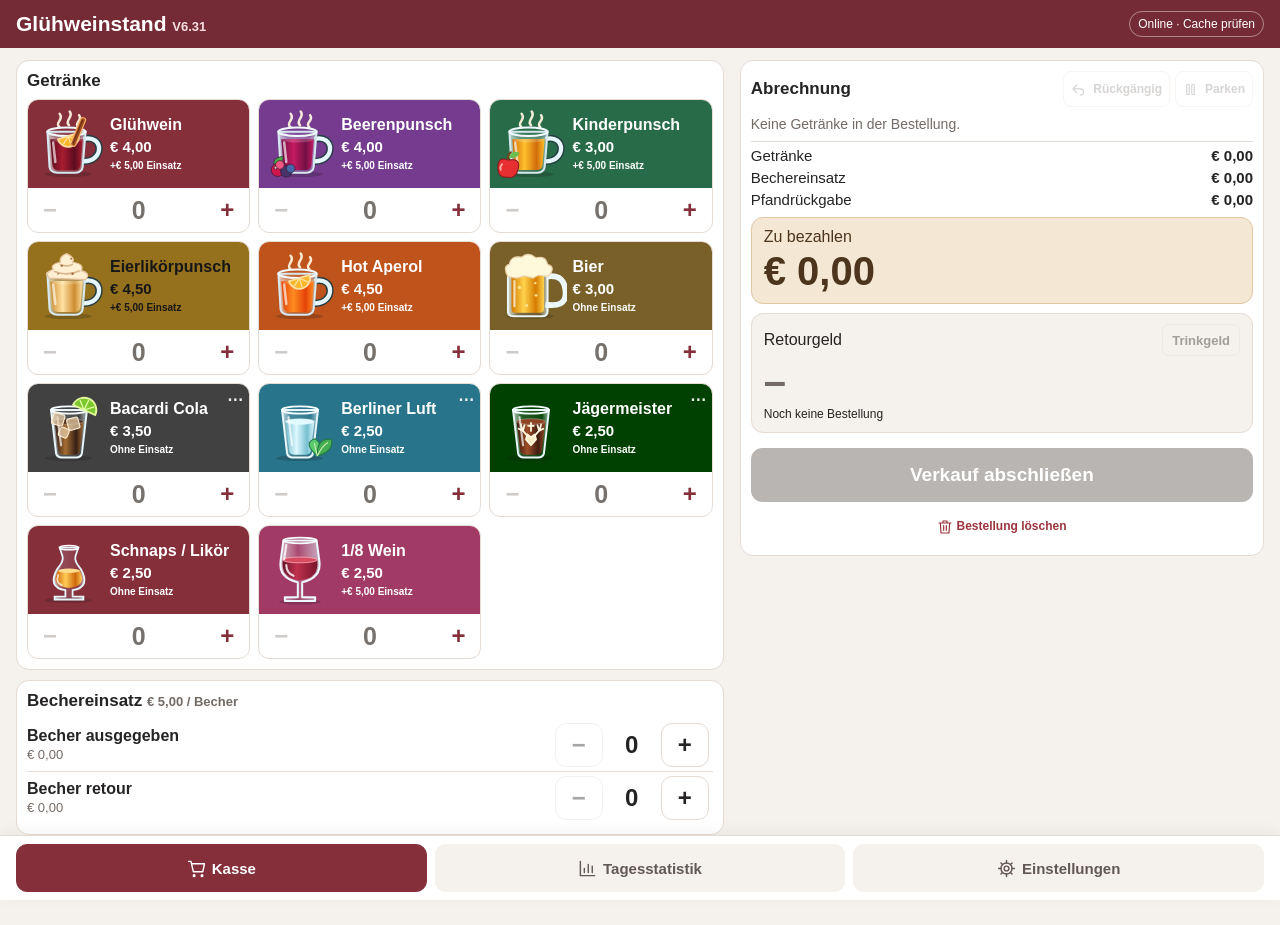
<file: index.html>
<!doctype html><html lang="de"><head><meta charset="utf-8"><meta name="viewport" content="width=device-width,initial-scale=1,viewport-fit=cover"><meta name="theme-color" content="#752b36"><meta name="apple-mobile-web-app-capable" content="yes"><meta name="apple-mobile-web-app-status-bar-style" content="default"><meta name="apple-mobile-web-app-title" content="Glühweinstand"><title>Glühweinstand</title><link rel="manifest" href="./manifest.webmanifest"><link rel="apple-touch-icon" href="./icon.svg"><style>
:root{font-family:system-ui,-apple-system,sans-serif;color:#252323;background:#f5f1ed;--red:#852f3b;--line:#e4dbd4;--green:#237047}*{box-sizing:border-box}body{margin:0;padding:env(safe-area-inset-top) env(safe-area-inset-right) env(safe-area-inset-bottom) env(safe-area-inset-left)}button,input{font:inherit}button{cursor:pointer;touch-action:manipulation;min-height:48px;border:1px solid var(--line);border-radius:11px;background:#fff;color:inherit;font-weight:650;padding:10px 14px}button:active{transform:scale(.98)}button:disabled{opacity:.4;cursor:default}header{background:#752b36;color:white;padding:16px max(16px,calc((100% - 1200px)/2));display:flex;align-items:center;justify-content:space-between;gap:12px}h1{font-size:24px;margin:0}small{font-size:13px;color:#746a65}header small{color:#f5dce0}nav{display:flex;gap:8px;max-width:1200px;margin:14px auto;padding:0 16px}nav button{flex:1}nav button.active,.primary{background:var(--red);color:white;border-color:var(--red)}main{max-width:1200px;margin:auto;padding:0 16px 24px}.layout{display:grid;grid-template-columns:1.1fr 1fr;gap:16px}.panel{background:white;border:1px solid var(--line);border-radius:16px;padding:16px;margin-bottom:14px}h2{font-size:19px;margin:0 0 14px}h3{font-size:16px;margin:0 0 8px}.drinks{display:grid;grid-template-columns:repeat(2,1fr);gap:10px}.drink{background:var(--red);color:#fff;border:0;text-align:left;min-height:86px;padding:14px}.drink strong{display:block;font-size:19px}.drink span{display:flex;justify-content:space-between;align-items:center;margin-top:8px}.drink b{font-size:24px}.row{display:flex;align-items:center;gap:10px;padding:10px 0;border-bottom:1px solid var(--line)}.row:last-child{border-bottom:0}.grow{flex:1}.num{font-size:24px;font-weight:700;min-width:30px;text-align:center;font-variant-numeric:tabular-nums}.step{width:48px;padding:0;font-size:24px}.sum{display:flex;justify-content:space-between;gap:12px;margin:9px 0}.total,.change{padding:14px;border-radius:12px;background:#f5f1ed;margin:12px 0}.total strong,.change strong{display:block;font-size:clamp(30px,5vw,44px);font-variant-numeric:tabular-nums;line-height:1.15;margin-top:4px}.change strong{color:var(--green)}.change.bad strong{color:#a52626}input{width:100%;border:1px solid #cfc4bd;border-radius:10px;padding:12px;font-size:22px;background:white;color:inherit}label{display:block;font-weight:650;margin:8px 0}.cashkeys{display:grid;grid-template-columns:repeat(5,1fr);gap:6px;margin:10px 0}.cashkeys button{padding:8px 2px}.wide{width:100%;margin-top:8px}.primary.wide{min-height:58px;font-size:19px}.muted{color:#746a65;font-size:14px}.status{min-height:20px;margin-top:8px;font-size:14px;color:var(--green)}.error{color:#a52626}.hidden{display:none!important}.metrics{display:grid;grid-template-columns:repeat(3,1fr);gap:10px;margin-bottom:14px}.metric{background:#f5f1ed;padding:12px;border-radius:12px}.metric strong{display:block;font-size:26px;margin-top:6px}.export{display:flex;gap:10px;flex-wrap:wrap}.export button{flex:1}.settings-row{display:grid;grid-template-columns:minmax(0,1fr) minmax(70px,120px) 48px;gap:10px;align-items:center;margin-bottom:10px}.settings-row input{font-size:17px;min-width:0}.settings-row .step{color:#852f3b}.settings-head{display:grid;grid-template-columns:minmax(0,1fr) minmax(70px,120px) 48px;gap:10px;color:#746a65;font-size:14px;margin-bottom:6px}.add-product{margin:4px 0 12px;color:var(--red);border:1px dashed var(--red)}.order-name{min-width:0;overflow-wrap:anywhere}.order-row{flex-wrap:wrap}.order-row .step{flex-shrink:0}.pill{font-size:12px;padding:5px 8px;border:1px solid #ffffff70;border-radius:20px;white-space:nowrap}#date{font-size:16px;max-width:200px} @media(max-width:720px){.layout{grid-template-columns:1fr}.metrics{grid-template-columns:1fr 1fr}h1{font-size:20px}header{padding:12px}.drink strong{font-size:17px}}@media(min-width:900px){.drinks{grid-template-columns:repeat(3,1fr)}}
.settings-row,.settings-head{grid-template-columns:minmax(0,1fr) minmax(65px,120px) 104px 48px}.settings-row .deposit-toggle{min-height:48px;padding:8px 5px;font-size:15px;color:#746a65}.settings-row .deposit-toggle[aria-pressed="true"]{background:#e9f3ec;color:#237047;border-color:#a4c7ad}.deposit-toggle:focus-visible{outline:3px solid #852f3b;outline-offset:2px}@media(max-width:480px){.settings-row,.settings-head{grid-template-columns:minmax(0,1fr) 70px 72px 44px;gap:5px}.settings-row .step{width:44px}.settings-row input{padding:10px 6px;font-size:15px}.settings-row .deposit-toggle{font-size:13px}}

/* V5: compact, touch-friendly register with persistent bottom navigation */
:root{background:#f5f1ed}body{padding-bottom:0}header{padding:9px max(16px,calc((100% - 1168px)/2));min-height:48px}h1{font-size:21px}main{padding-top:12px;padding-bottom:calc(88px + env(safe-area-inset-bottom));max-width:1200px}.layout{gap:12px;align-items:start;grid-template-columns:minmax(0,1.08fr) minmax(0,1fr)}.panel{padding:12px;margin-bottom:10px;border-radius:13px}h2{font-size:17px;margin-bottom:10px}.drinks-heading{display:flex;align-items:center;justify-content:space-between}.item-count{font-size:14px;color:#746a65;font-weight:600}.drinks{gap:8px;grid-template-columns:repeat(3,minmax(0,1fr))}.drink-tile{display:grid;grid-template-rows:1fr auto;min-width:0;background:#fff;border:1px solid var(--line);border-radius:11px;overflow:hidden}.drink-tile.selected{border-color:var(--red);box-shadow:inset 0 0 0 1px var(--red)}.drink{width:100%;min-height:86px;padding:9px 10px;border-radius:0;text-align:left;display:flex;flex-direction:column;align-items:flex-start;justify-content:center;gap:3px}.drink strong{font-size:clamp(14px,1.45vw,18px);line-height:1.15;overflow-wrap:anywhere}.drink span.drink-price{display:block;margin:0;font-size:16px}.drink small{font-size:11px;line-height:1.2;color:#f5dce0}.drink-controls{display:grid;grid-template-columns:44px minmax(0,1fr) 44px;align-items:center;gap:0;padding:2px}.drink-controls button{border:0;min-height:44px;width:44px;background:transparent;color:var(--red);border-radius:8px}.drink-controls button:disabled{color:#746a65;opacity:.35}.drink-controls .num{font-size:21px;min-width:0}.row{padding:6px 0}.sum{margin:5px 0;font-size:15px}.total,.change{padding:10px 12px;margin:9px 0}.total strong,.change strong{font-size:clamp(32px,4.4vw,42px)}label{margin:6px 0}#cash{padding:9px 12px;font-size:24px;min-height:48px}.cashkeys{margin:8px 0}.wide{margin-top:6px}.primary.wide{min-height:54px}.status:empty{display:none}.status{min-height:0;margin-top:6px}#discard{font-size:14px;color:#746a65}nav{position:fixed;bottom:0;left:0;right:0;z-index:10;max-width:none;margin:0;gap:6px;padding:8px max(12px,calc((100% - 1168px)/2)) calc(8px + env(safe-area-inset-bottom));background:#fff;border-top:1px solid var(--line);box-shadow:0 -3px 14px #2515170d}nav button{min-width:0;min-height:48px;padding:8px 4px;font-size:15px}nav button:not(.active){border-color:transparent;background:#f5f1ed;color:#625854}nav button.active{background:var(--red);color:#fff} @media(max-width:820px){.layout{grid-template-columns:1fr}.drinks{grid-template-columns:repeat(3,minmax(0,1fr))}.drink strong{font-size:16px}}@media(max-width:480px){main{padding-left:8px;padding-right:8px}.drinks{grid-template-columns:repeat(2,minmax(0,1fr))}nav button{font-size:13px}.drink strong{font-size:15px}.panel{padding:10px}}
@media(min-width:821px) and (max-height:800px){header{min-height:44px;padding-top:6px;padding-bottom:6px}main{padding-top:9px}.panel{padding:10px}.drink{min-height:79px}.total,.change{margin:7px 0;padding:9px 12px}.cashkeys{margin:6px 0}.primary.wide{min-height:50px}}

/* iPhone portrait preview: order and payment are separate screens. */
 #checkoutBar,.back-link{display:none}@media(max-width:600px){:root{--nav-height:64px}body{max-width:520px;margin:auto;background:#f5f1ed}header{min-height:44px;padding:8px 12px}h1{font-size:19px}main{max-width:520px;padding:8px 10px calc(140px + env(safe-area-inset-bottom))}.layout{display:block}.panel{padding:10px;margin-bottom:8px}h2{font-size:16px;margin-bottom:7px}.drinks{grid-template-columns:repeat(2,minmax(0,1fr));gap:7px}.drink{min-height:61px;padding:7px 9px;gap:2px}.drink strong{font-size:16px}.drink span.drink-price{font-size:15px}.drink small{font-size:11px}.drink-controls{padding:0;grid-template-columns:44px 1fr 44px}.drink-controls button{height:44px;min-height:44px}.drink-controls .num{font-size:22px}.row{padding:3px 0;gap:7px}.row .step{width:44px;min-height:44px}.row .grow b{font-size:14px}.row .num{font-size:22px}.row small{font-size:12px}nav{width:min(100%,520px);left:50%;right:auto;transform:translateX(-50%);padding:5px 8px calc(5px + env(safe-area-inset-bottom));gap:5px;min-height:var(--nav-height)}nav button{font-size:12px;min-height:49px;padding:6px 2px}#checkoutBar{position:fixed;z-index:9;bottom:calc(var(--nav-height) + env(safe-area-inset-bottom));left:50%;transform:translateX(-50%);width:min(100%,520px);padding:9px 12px;display:flex;align-items:center;gap:12px;justify-content:space-between;background:#fff;border-top:1px solid var(--line);box-shadow:0 -4px 16px #25151712}#checkoutBar strong{display:block;font-size:27px;line-height:1.1;font-variant-numeric:tabular-nums}#checkoutBar button{min-height:49px;min-width:130px}#checkoutBar small{display:block;font-size:12px;margin-bottom:3px}.back-link{border:0;background:none;padding:0 4px;text-align:left;color:var(--red);margin-bottom:3px}.total strong,.change strong{font-size:40px}.settings-row input{font-size:16px}.settings-head{font-size:12px}.settings-row,.settings-head{grid-template-columns:minmax(0,1fr) 63px 69px 44px;gap:4px}.settings-row .step{width:44px}.settings-row .deposit-toggle{min-height:44px;font-size:13px}.metrics{grid-template-columns:1fr 1fr}.metric strong{font-size:21px}.metric:last-child{grid-column:span 2}.export{display:grid;grid-template-columns:1fr}#paymentPane .panel{padding:14px}#paymentPane .wide{min-height:49px}#paymentPane #cash{font-size:24px}#paymentPane .sum{margin:8px 0}#paymentPane{display:block;scroll-margin-top:12px;scroll-margin-bottom:150px}#checkoutBar{bottom:calc(59px + env(safe-area-inset-bottom))}@media(max-width:360px){.drink strong{font-size:14px}.drink{padding:7px}.settings-row,.settings-head{grid-template-columns:minmax(0,1fr) 55px 62px 44px}} .back-link{display:block}}
@media(max-width:600px){#paymentPane .back-link{display:none}#paymentPane .panel{margin-bottom:16px}main{padding-bottom:calc(160px + env(safe-area-inset-bottom))}#sale:not(.hidden) #paymentPane{display:block}#sale:not(.hidden) #orderPane{display:block}}
@media(max-width:600px){#checkoutBar{justify-content:center;text-align:center;padding:7px 12px}#checkoutBar strong{font-size:27px}}

/* Legacy Safari: explicit colors and flex layout; no CSS Grid required. */
body{background:#f5f1ed;color:#252323;font-family:-apple-system,Arial,sans-serif}
button{border-color:#e4dbd4}button:disabled{opacity:.4}
.drink,.primary,nav button.active{background:#852f3b;color:#fff;border-color:#852f3b}
.panel,.drink-tile,.row,nav{border-color:#e4dbd4}
.drink-tile.selected{border-color:#852f3b}
.drink-controls button{color:#852f3b}.change strong{color:#237047}
#checkoutBar,.back-link{display:none!important}
main{padding-bottom:100px}
.layout{display:block}
.drinks{display:flex;flex-wrap:wrap;margin:-4px}
.drink-tile{display:block;width:calc(50% - 8px);margin:4px}
.drink{display:block;min-height:64px}.drink strong{font-size:16px}.drink span.drink-price{display:block}
.drink-controls{display:flex;align-items:center;justify-content:space-between}
.drink-controls .num{flex:1}
.cashkeys{display:flex}.cashkeys button{flex:1;margin-right:4px}
.metrics{display:flex;flex-wrap:wrap}.metric{flex:1;margin:4px;min-width:120px}
.settings-row,.settings-head{display:flex;align-items:center}
.settings-row input:first-child,.settings-head span:first-child{flex:1;width:0}
.settings-row input:nth-child(2),.settings-head span:nth-child(2){width:70px;flex:none;margin-left:5px}
.settings-row .deposit-toggle,.settings-head span:nth-child(3){width:90px;flex:none;margin-left:5px}
.settings-row .step,.settings-head span:nth-child(4){width:44px;flex:none;margin-left:5px}
nav button{margin:0 3px}.row .step{margin:0 4px}.row .grow{flex:1}
.total strong,.change strong{font-size:34px}.status{color:#237047}
@media(min-width:768px){body,main{max-width:1200px}.layout{display:flex;align-items:flex-start}.layout>#orderPane{width:54%;padding-right:6px}.layout>#paymentPane{width:46%;padding-left:6px}.drink-tile{width:calc(33.333% - 8px)}.drink{min-height:76px}.drink strong{font-size:15px}.drink-controls button{width:40px;min-height:44px}.drink-controls .num{font-size:20px}.panel{padding:10px}.total strong,.change strong{font-size:36px}}
@media(max-width:767px){#checkoutBar{display:flex!important;justify-content:center;text-align:center;bottom:64px;padding:7px 12px}main{padding-bottom:170px}.layout{display:block}.drink-tile{width:calc(50% - 8px)}}
@media(min-width:601px) and (max-width:767px){.drink-tile{width:calc(33.333% - 8px)}}
@media(max-width:767px){#paymentPane{display:block!important}#orderPane{display:block!important}}
/* V6.14: modern desktop/tablet layout. Legacy iOS 10 files are separate. */
@media(min-width:768px){
 body{width:100%;max-width:none;margin:0}
 header{width:100%;padding:9px max(16px,calc((100% - 1568px)/2))}
 main{width:100%;max-width:1600px;margin:0 auto;padding:12px 16px calc(80px + env(safe-area-inset-bottom))}
 nav{width:100%;padding:8px max(16px,calc((100% - 1568px)/2)) calc(8px + env(safe-area-inset-bottom));gap:8px}
 nav button{margin:0}
 #sale.layout{display:grid;grid-template-columns:minmax(0,1fr);gap:12px;align-items:start}
 #sale>#orderPane,#sale>#paymentPane{width:auto;min-width:0;padding:0}
 #sale .drinks{display:grid;grid-template-columns:repeat(3,minmax(0,1fr));gap:8px;margin:0}
 #sale .drink-tile{display:grid;grid-template-rows:1fr auto;width:auto;min-width:0;margin:0}
 #sale .drink{display:flex;flex-direction:column;justify-content:center;align-items:flex-start;min-height:66px;gap:2px;padding:7px 10px}
 #sale .drink strong{font-size:16px;line-height:1.15;overflow-wrap:anywhere;white-space:normal}
 #sale .drink-controls{display:grid;grid-template-columns:44px minmax(0,1fr) 44px;padding:0}
 #sale .drink-controls button{width:44px;height:44px;min-height:44px}
 #sale .drink-controls .num{font-size:22px}
 #sale .panel{padding:10px;margin-bottom:10px}
 #sale h2{margin-bottom:8px}
 #sale .row{padding:4px 0}
 #sale .row .step{min-height:44px}
 #paymentPane .cashkeys{display:grid;grid-template-columns:repeat(5,minmax(0,1fr));gap:6px}
 #paymentPane .cashkeys button{min-width:0;margin:0}
}
@media(min-width:1000px){
 #sale.layout{grid-template-columns:minmax(0,1.35fr) minmax(0,1fr);gap:16px}
 #sale>#paymentPane{position:sticky;top:12px}
 #sale .drink strong{font-size:17px}
}
@media(min-width:1000px) and (max-height:820px){
 main{padding-top:8px}
 #sale .panel{padding:8px 10px;margin-bottom:7px}
 #sale .drink{min-height:58px;padding:5px 9px}
 #sale .drink-controls button{min-height:40px;height:40px}
 #sale .row{padding:2px 0}
 #sale .row .step{min-height:40px}
 #paymentPane .sum{margin:3px 0}
 #paymentPane .total,#paymentPane .change{padding:8px 10px;margin:6px 0}
 #paymentPane .wide,#paymentPane .cashkeys button,#paymentPane #cash{min-height:43px}
 #paymentPane .primary.wide{min-height:48px}
}
/* V6.15: custom colors, reorder, ranking. */
.settings-row{display:block!important;border:1px solid #e4dbd4;border-radius:10px;padding:7px;margin-bottom:8px}
.settings-main{display:flex;align-items:center;width:100%;gap:5px}
.settings-main input:first-child{flex:1;min-width:0;width:0}
.settings-main input:nth-child(2){width:78px;flex:none;margin-left:4px}
.settings-main .deposit-toggle{width:82px;flex:none;margin-left:4px}
.settings-main .step{width:42px;flex:none;margin-left:4px}
.settings-tools{display:flex;align-items:center;margin-top:5px}
.settings-tools button{min-height:40px;margin-right:5px;padding:4px 9px}
.settings-tools .color-button{flex:1;margin-right:0}
.color-editor{padding:6px 0}.color-editor input[type=color]{width:75px;height:44px;padding:3px;margin-right:5px}.color-editor input[aria-label="Hex-Farbcode"]{width:130px;font-size:16px;padding:8px}
.rgb-line{display:flex;align-items:center;font-size:13px}.rgb-line span{width:48px}.rgb-line input{flex:1;min-width:0;padding:0;width:auto;margin:0 8px;height:30px}
#rankBy{font:inherit;padding:8px;background:white;border:1px solid #e4dbd4;border-radius:8px;width:100%;max-width:280px}
.rank-item{margin:9px 0}.rank-line{display:flex;align-items:center;gap:8px;font-size:14px}.rank-line .grow{flex:1}.rank-track{height:7px;background:#eee4df;border-radius:5px;margin-top:4px;overflow:hidden}.rank-fill{height:7px;background:#852f3b;border-radius:5px}
@media(max-width:480px){.settings-main input:nth-child(2){width:65px}.settings-main .deposit-toggle{width:68px}.settings-main .step{width:38px}.settings-main input{font-size:14px;padding:7px 4px}.settings-main .deposit-toggle{font-size:12px}.settings-head{display:none}}
/* V6.16 action menu */
.drink-tile{position:relative}.drink-tile.has-actions .drink{padding-right:37px;-webkit-touch-callout:none;-webkit-user-select:none;user-select:none}.action-more{position:absolute;right:4px;top:4px;min-width:30px;min-height:30px;height:30px;padding:0 5px;background:#ffffffed;color:#252323;border:1px solid #ffffff;border-radius:7px;font-size:20px;line-height:1;z-index:1}
.action-overlay{position:fixed;top:0;right:0;bottom:0;left:0;background:rgba(33,21,27,.72);display:flex;align-items:center;justify-content:center;z-index:100;padding:14px}.action-modal{background:white;border-radius:14px;padding:18px;width:100%;max-width:390px;max-height:90%;overflow:auto;color:#252323}.action-modal .wide{min-height:48px}.action-modal p{margin:4px 0 8px}.action-line{display:flex;align-items:center;gap:6px;background:#f5f1ed;border-radius:8px;margin:4px 0;padding:5px 8px;font-size:13px}.action-line .step{min-width:38px;width:38px;min-height:38px;margin-left:6px}.action-line .grow{flex:1}.action-editor{padding:5px 0}.action-setting{border:1px solid #e4dbd4;border-radius:8px;margin:6px 0;padding:8px}.action-field{display:flex;align-items:center;font-size:13px}.action-field span{width:42%;min-width:100px}.action-field input{flex:1;min-width:0;font-size:16px;padding:6px}.settings-tools .action-edit-button{margin-left:5px;margin-right:0;font-size:13px}.settings-tools .color-button{min-width:0;font-size:13px}.action-modal .muted{font-size:13px}
/* V6.17: wider promotion fields, discreet action and undo icons. */
#settings .action-setting .action-field{display:flex;align-items:center;width:100%;margin:5px 0;gap:8px}
#settings .action-setting .action-field>span{width:34%;min-width:104px;max-width:200px;flex:none}
#settings .action-setting .action-field>input{width:100%;min-width:0;max-width:none;flex:1 1 0%;margin:0 0 0 6px;padding:8px;font-size:16px}
#settings .action-setting .action-field:not(:first-child)>input{max-width:160px}
#settings .action-setting .action-field:first-child>input{max-width:none}
#sale .drink-tile.has-actions .drink{padding-right:25px}
#sale .action-more{top:0;right:0;width:28px;min-width:28px;height:31px;min-height:31px;padding:0;border:0;border-radius:5px;background:transparent;font-size:16px;font-weight:700;line-height:1;opacity:.9}
#sale .action-more:focus{outline:1px solid currentColor;outline-offset:-3px}
#paymentPane .payment-heading{display:flex;align-items:center;justify-content:space-between;min-height:34px;margin:0 0 5px}
#paymentPane .payment-heading h2{margin:0}
#paymentPane .undo-small{display:flex;align-items:center;justify-content:center;width:34px;min-width:34px;height:34px;min-height:34px;padding:0;margin:0;background:transparent;color:#746a65;border:1px solid #e4dbd4;border-radius:8px}
#paymentPane .undo-small:disabled{opacity:.28}
#paymentPane .undo-small svg{pointer-events:none;display:block}
@media(max-width:480px){#settings .action-setting .action-field>span{width:38%;min-width:95px}#settings .action-setting .action-field>input{margin-left:3px}}
/* V6.18 */
#settings .settings-main{display:flex;align-items:center;gap:4px;flex-wrap:nowrap}
#settings .settings-main>input:first-child{flex:1 1 90px;width:0;min-width:65px}
#settings .settings-main>input:nth-child(2){width:70px;flex:none;margin:0}
#settings .settings-main>.deposit-toggle{width:70px;min-width:55px;margin:0;font-size:13px}
#settings .settings-main>button:not(.deposit-toggle){width:34px;min-width:30px;min-height:40px;padding:0;margin:0;font-size:17px;flex:none}
#settings .settings-main>.step{color:#a52626}
#settings .settings-extra{padding-top:6px}
#settings .settings-tools{margin:0 0 5px}
#settings .settings-tools button{flex:1}
#settings .sold-label{display:flex;align-items:center;font-size:14px;gap:7px}
#settings .sold-label input,.pref-check input{width:22px;height:22px;min-height:0;flex:none;margin:0 8px 0 0}
#sale .sold-out .drink{background:#777!important;color:#fff!important}
#sale .sold-out .drink small{color:#fff!important}
#sale .sold-out .drink:disabled{opacity:.75}
#sale .sold-out .action-more{display:none}
#paymentPane .heading-tools{display:flex;align-items:center;gap:4px}
#paymentPane .mini-tool,.mini-tool{min-width:34px;width:auto;height:34px;min-height:34px;padding:0 7px;background:transparent;color:#746a65;border:1px solid #e4dbd4;border-radius:8px;font-size:17px;line-height:1}
#paymentPane .mini-tool:disabled{opacity:.28}
#basketToggle{display:flex;justify-content:space-between;align-items:center;width:100%;padding:0;border:0;background:transparent;text-align:left;min-height:26px;height:auto;font-size:inherit;font-weight:normal;color:inherit}
#basketDetails,.recent-detail{padding:5px 8px;background:#f5f1ed;border-radius:7px;font-size:13px}
#basketDetails .sum,.recent-detail .sum{gap:6px}
.cash-extra{display:flex;gap:5px}
.cash-extra button{flex:1;min-width:0;margin:4px 0 0!important}
.park-entry{display:flex;align-items:center;gap:7px;padding:7px 0;border-bottom:1px solid #e4dbd4}
.park-entry .grow{flex:1}.park-entry small{display:block;margin-top:3px}
.pref-check{display:flex;align-items:center;font-size:15px}.pref-group{border-top:1px solid #e4dbd4;margin-top:12px;padding-top:12px}
#testBanner{background:#e6c16a;color:#493400;padding:5px 10px;text-align:center;font-weight:bold;font-size:14px}
#testBanner button{min-height:30px;padding:3px 8px;margin-left:10px;font-size:13px}
body.night-mode,body.night-mode main{background:#18181b;color:#f1eeeb}
body.night-mode .panel,body.night-mode .drink-tile,body.night-mode nav,body.night-mode .action-modal{background:#27272a;color:#f1eeeb;border-color:#4c4c50}
body.night-mode .total,body.night-mode .change,body.night-mode .metric,body.night-mode #basketDetails,body.night-mode .recent-detail,body.night-mode .action-line,body.night-mode #checkoutBar{background:#36363a;color:#f1eeeb;border-color:#525257}
body.night-mode button:not(.drink):not(.primary):not(.action-more):not(.color-button),body.night-mode input,body.night-mode select,body.night-mode textarea{background:#303034;color:#f1eeeb;border-color:#57575d}
body.night-mode nav button.active{background:#852f3b!important;color:white}
body.night-mode .muted,body.night-mode small,body.night-mode .item-count{color:#c5c2c0}
body.night-mode .change strong,body.night-mode .status{color:#83d9a5}
body.night-mode .change.bad strong,body.night-mode .error{color:#ff9e9e}
body.night-mode .row,body.night-mode .settings-row,body.night-mode .action-setting,body.night-mode .pref-group,body.night-mode .park-entry{border-color:#515157}
@media(max-width:520px){#settings .settings-main{flex-wrap:wrap}#settings .settings-main>input:first-child{flex:1 1 105px}#settings .settings-main>input:nth-child(2){width:62px}#settings .settings-main>.deposit-toggle{width:57px}#settings .settings-main>button:not(.deposit-toggle){width:31px;min-width:31px}}
/* V6.19 */
#settings .settings-extra .delete-product{display:block;width:100%;min-height:36px;margin:7px 0 0;padding:5px 10px;font-size:14px;color:#a52626;border-color:#cfa6a6;background:transparent}
#settings .settings-main .product-name-input{font-weight:650}
#settings .settings-main .product-name-input::placeholder{color:inherit;opacity:.7}
#basketDetails{background:transparent;padding:2px 0 7px;margin-bottom:5px;border-bottom:1px solid #e4dbd4;border-radius:0}
#basketDetails p{margin:2px 0}
#basketDetails .basket-row,.park-items .basket-row{align-items:center;margin:4px 0;font-size:14px;gap:6px}
.basket-row .grow{flex:1;min-width:0;overflow-wrap:break-word}.basket-row b{white-space:nowrap}
#paymentPane .basket-minus{width:29px;min-width:29px;height:29px;min-height:29px;padding:0;margin:0 0 0 3px;font-size:17px}
#parkPanel h2{margin:0 0 6px}#parkInfo:empty{display:none}
.park-card{border:1px solid #e4dbd4;border-radius:9px;padding:9px;margin:7px 0}
.park-head,.park-foot{display:flex;align-items:center;justify-content:space-between;gap:5px}
.park-head small{white-space:nowrap}.park-items{margin:5px 0}.park-items>small{display:block;margin:3px 0}.park-total{flex:1;font-size:19px}
#sale>#paymentPane.has-parked{position:static}
html.night-mode{background:#18181b!important;color:#f1eeeb;color-scheme:dark}
body.night-mode{background:#18181b!important;color:#f1eeeb!important;min-height:100vh}
body.night-mode header{background:#54262e;color:#fff}
body.night-mode #settings .settings-main .deposit-toggle[aria-pressed="true"]{background:#214737;color:#b1ebc9;border-color:#56826a}
body.night-mode #settings .settings-extra .delete-product{background:transparent;color:#ff9e9e;border-color:#87535a}
body.night-mode #basketDetails{background:transparent;border-color:#515157}
body.night-mode .park-card{background:#303034;color:#f1eeeb;border-color:#515157}
body.night-mode #rankBy{background:#303034;color:#f1eeeb;border-color:#57575d}
body.night-mode #discard,body.night-mode .undo-small,body.night-mode .mini-tool,body.night-mode .settings-head{color:#e1ddda}
body.night-mode .drink-controls button:disabled{color:#a4a1a0}body.night-mode .rank-track{background:#4a4a4f}
body.night-mode .sum,body.night-mode label{color:inherit}
/* V6.22: optional tip calculator */
.tip-heading{display:flex;align-items:center;justify-content:space-between;gap:6px}
#paymentPane .tip-toggle{min-height:32px;height:32px;padding:3px 9px;margin:0;font-size:13px;border-radius:7px;background:transparent}
#tipRow{align-items:center;gap:6px}#tipRow>span{flex:1}
#tipPanel{border-top:1px solid #d8cec8;margin-top:10px;padding-top:8px}
.tip-modes,.tip-quick{display:flex;margin:4px 0;gap:4px}
.tip-modes button,.tip-quick button{flex:1;min-width:0;min-height:42px;padding:5px 4px;font-size:14px;margin:0 2px 0 0}
.tip-modes button[aria-pressed="true"]{background:#852f3b;color:#fff;border-color:#852f3b}
#tipInput{font-size:17px;padding:9px;min-height:42px}
#tipPanel .wide{font-size:14px;min-height:42px}
body.night-mode #tipPanel{border-color:#515157}
body.night-mode .tip-modes button[aria-pressed="true"]{background:#852f3b;color:#fff}
@media(max-width:767px){
/* V6.24: explicit grid sizing without legacy flex widths or margins. */
#sale .drinks{display:grid;grid-template-columns:repeat(2,minmax(0,1fr));gap:8px;margin:0;width:100%}
#sale .drink-tile{display:grid;grid-template-rows:1fr auto;width:auto;min-width:0;margin:0}
#sale .drink{width:100%;min-width:0;display:flex;flex-direction:column;align-items:flex-start;justify-content:center}
#sale .drink strong{max-width:100%;overflow-wrap:break-word;white-space:normal}
#sale .drink-controls{display:grid;grid-template-columns:44px minmax(0,1fr) 44px;padding:0}
#sale .drink-controls button{width:44px;min-width:44px;min-height:44px;height:44px;margin:0}
#sale .drink-controls .num{min-width:0;text-align:center}
}
@media(min-width:601px) and (max-width:767px){#sale .drinks{grid-template-columns:repeat(3,minmax(0,1fr))}}

/* V6.24: embedded, single-drink illustrations; no extra network requests. */
#sale .drink.pictured{position:relative;min-height:84px;padding-left:68px;padding-right:6px;box-sizing:border-box;text-align:left}
#sale .drink-tile.has-actions .drink.pictured{padding-right:21px}
#sale .drink-picture{display:block;position:absolute;left:4px;top:50%;width:61px;height:72px;margin:0;transform:translateY(-50%);pointer-events:none;-webkit-user-select:none;user-select:none}
#sale .drink.pictured strong{display:block;max-width:100%;font-size:15px;line-height:1.13;white-space:normal;overflow-wrap:break-word;word-wrap:break-word}
#sale .drink.pictured .drink-price{display:block;margin:2px 0 0;font-size:15px;line-height:1.15}
#sale .drink.pictured small{display:block;font-size:10px;line-height:1.2;margin:2px 0 0;white-space:normal}
#sale .sold-out .drink-picture{opacity:.42;filter:grayscale(1)}
@media(min-width:1000px){#sale .drink.pictured{padding-left:82px;min-height:88px}#sale .drink-picture{width:72px;height:76px;left:5px}#sale .drink.pictured strong{font-size:16px}}
@media(max-width:600px){#sale .drink.pictured,body.mobile-layout #sale .drink.pictured{min-height:90px;padding-left:56px;padding-right:5px}#sale .drink-tile.has-actions .drink.pictured,body.mobile-layout #sale .drink-tile.has-actions .drink.pictured{padding-right:19px}#sale .drink-picture{width:51px;height:65px;left:2px}#sale .drink.pictured strong,body.mobile-layout #sale .drink.pictured strong{font-size:14px}#sale .drink.pictured .drink-price,body.mobile-layout #sale .drink.pictured .drink-price{font-size:14px}#sale .drink.pictured small{font-size:10px}}
@media(max-width:360px){#sale .drink.pictured,body.mobile-layout #sale .drink.pictured{padding-left:47px}#sale .drink-picture{width:43px;height:57px}#sale .drink.pictured strong,body.mobile-layout #sale .drink.pictured strong{font-size:13px}}

/* V6.26: stress-resistant visual hierarchy, no audio or vibration. */
.ui-icon{display:inline-block;vertical-align:middle;flex:none;pointer-events:none}
#sale .drink-tile.selected{border-color:#2c995d!important;box-shadow:inset 0 0 0 2px #2c995d}
#sale .drink-tile.selected .drink-controls{background:#d8f0df;color:#164d31}
#sale .drink-tile.selected .drink-controls button{color:#17613a;background:transparent}
#sale .drink-tile .drink-controls .num{font-size:25px;font-weight:800;font-variant-numeric:tabular-nums}
#sale .drink-tile.selected .num{color:#15542f}
body.night-mode #sale .drink-tile.selected{border-color:#70d99a!important;box-shadow:inset 0 0 0 2px #70d99a}
body.night-mode #sale .drink-tile.selected .drink-controls{background:#214732;color:#b8e5c8}
body.night-mode #sale .drink-tile.selected .drink-controls .num,body.night-mode #sale .drink-tile.selected .drink-controls button{color:#b8e5c8;background:transparent}
#sale .drink-tile:not(.selected) .num{color:#77716d}
body.night-mode #sale .drink-tile:not(.selected) .num{color:#a6a3a1}
#paymentPane .heading-tools{display:flex;align-items:center;gap:5px}
#paymentPane .heading-tools .undo-small,#paymentPane .heading-tools .mini-tool{display:flex;align-items:center;justify-content:center;min-width:0;width:auto;height:36px;min-height:36px;padding:4px 7px;font-size:12px;white-space:nowrap;gap:4px}
#paymentPane .heading-tools .ui-icon{width:15px;height:15px;margin-right:3px}
#paymentPane .basket-minus.trash-position{width:34px;min-width:34px;height:34px;min-height:34px;color:#a52626;display:flex;align-items:center;justify-content:center}
#paymentPane .basket-minus.trash-position .ui-icon{width:16px;height:16px}
body.night-mode #paymentPane .basket-minus.trash-position{color:#f3b2b2}
#paymentPane #discard{width:auto;display:block;min-height:36px;margin:7px auto 0;padding:5px 10px;font-size:12px;background:transparent;border-color:transparent;color:#9d343d}
body.night-mode #paymentPane #discard{background:transparent;color:#ecb5b5;border-color:transparent}
#paymentPane .total{background:#f4e7d3;color:#4c351c;border:1px solid #e1c6a3}
#paymentPane .total strong,#paymentPane .change strong{font-size:40px;line-height:1.08;font-weight:800}
#paymentPane .change{border:1px solid #e4dbd4}
#paymentPane .change.pay-short{background:#fce6e7;color:#8d222e;border-color:#df9ca3}
#paymentPane .change.pay-short strong{color:#a52626}
#paymentPane .change.pay-ready{background:#e0f2e5;color:#165735;border-color:#a5d0b2}
#paymentPane .change.pay-ready strong{color:#17623a}
#paymentPane .change.pay-refund{background:#e1edf8;color:#254c73;border-color:#a9c5e0}
#paymentPane .change.pay-refund strong{color:#254c73}
#paymentPane .change.pay-neutral strong{color:#746a65}
#paymentState{display:block;font-size:12px;line-height:1.25;margin-top:4px;color:inherit}
#paymentPane #finish:not(:disabled){background:#237047;color:#fff;border-color:#237047;opacity:1}
#paymentPane #finish:disabled{background:#99938e;color:#fff;border-color:#99938e;opacity:.68}
body.night-mode #paymentPane .total{background:#3b342c;color:#f8e6c9;border-color:#796348}
body.night-mode #paymentPane .change.pay-short{background:#54272c;color:#ffd1d1;border-color:#97545b}
body.night-mode #paymentPane .change.pay-short strong{color:#ffb8b8}
body.night-mode #paymentPane .change.pay-ready{background:#214732;color:#b8e5c8;border-color:#478260}
body.night-mode #paymentPane .change.pay-ready strong{color:#b8e5c8}
body.night-mode #paymentPane .change.pay-refund{background:#28425b;color:#badcff;border-color:#557b9e}
body.night-mode #paymentPane .change.pay-refund strong{color:#badcff}
body.night-mode #paymentPane .change.pay-neutral strong{color:#c5c2c0}
body.night-mode #paymentPane #finish:disabled{background:#48484b;color:#bdbdbd;border-color:#5b5b5d;opacity:1}
#paymentPane .cashkeys button.note-5{background:#62696d;color:#fff;border-color:#62696d}
#paymentPane .cashkeys button.note-10{background:#a44941;color:#fff;border-color:#a44941}
#paymentPane .cashkeys button.note-20{background:#346591;color:#fff;border-color:#346591}
#paymentPane .cashkeys button.note-50{background:#9a5d26;color:#fff;border-color:#9a5d26}
#paymentPane .cashkeys button.note-100{background:#37734a;color:#fff;border-color:#37734a}
#paymentPane .cashkeys button.note-200{background:#82742b;color:#fff;border-color:#82742b}
#paymentPane .cashkeys button.note-500{background:#735286;color:#fff;border-color:#735286}
body.night-mode #paymentPane .cashkeys button.note-5{background:#62696d;color:#fff;border-color:#62696d}
body.night-mode #paymentPane .cashkeys button.note-10{background:#a44941;color:#fff;border-color:#a44941}
body.night-mode #paymentPane .cashkeys button.note-20{background:#346591;color:#fff;border-color:#346591}
body.night-mode #paymentPane .cashkeys button.note-50{background:#9a5d26;color:#fff;border-color:#9a5d26}
body.night-mode #paymentPane .cashkeys button.note-100{background:#37734a;color:#fff;border-color:#37734a}
body.night-mode #paymentPane .cashkeys button.note-200{background:#82742b;color:#fff;border-color:#82742b}
body.night-mode #paymentPane .cashkeys button.note-500{background:#735286;color:#fff;border-color:#735286}
#cashFeedback{float:right;color:#237047;font-size:13px;font-weight:750;min-height:16px}
#drinkFeedback{font-size:12px;color:#237047;font-weight:650;overflow:hidden;white-space:nowrap;text-overflow:ellipsis;max-width:46%;margin-left:auto;margin-right:7px}
body.night-mode #cashFeedback,body.night-mode #drinkFeedback{color:#9de7b8}
#saleSuccess{position:fixed;z-index:90;top:56px;left:50%;transform:translateX(-50%);width:calc(100% - 24px);max-width:340px;pointer-events:none;background:#214732;color:#e4faeb;border:1px solid #70c990;border-radius:12px;padding:12px 16px;text-align:center;box-shadow:0 6px 18px #0004}
#saleSuccess .success-top{display:flex;align-items:center;justify-content:center;font-weight:750;font-size:17px}
#saleSuccess .ui-icon{margin-right:7px}#saleSuccess strong{display:block;font-size:32px;margin:3px 0}#saleSuccess small{color:#c2e6d0;display:block}
#settings .setting-category{border:1px solid #e4dbd4;border-radius:10px;margin-bottom:8px;overflow:hidden}
#settings .category-toggle{display:flex;align-items:center;text-align:left;width:100%;border:0;border-radius:0;background:#fff;min-height:60px;padding:10px 12px;color:inherit}
#settings .category-toggle .ui-icon{margin-right:12px;width:23px;height:23px;color:#746a65}
#settings .category-text{flex:1;min-width:0;display:block}#settings .category-text b{display:block;font-size:16px}#settings .category-text small{display:block;font-size:12px;line-height:1.25;margin-top:3px;font-weight:400}
#settings .category-arrow{margin-left:8px;color:#746a65;font-size:17px}
#settings .category-toggle[aria-expanded="true"] .category-arrow{transform:rotate(180deg)}
#settings .category-body{border-top:1px solid #e4dbd4;padding:12px}
body.night-mode #settings .setting-category,body.night-mode #settings .category-body{border-color:#515157}
body.night-mode #settings .category-toggle{background:#303034;color:#f1eeeb}
body.night-mode #settings .category-toggle .ui-icon,body.night-mode #settings .category-arrow{color:#c5c2c0}
nav button .ui-icon{width:19px;height:19px;margin-right:6px;vertical-align:middle}
nav button span{vertical-align:middle}
@media(max-width:600px){nav button .ui-icon{display:block;margin:0 auto 3px;width:18px;height:18px}nav button span{display:block;font-size:12px}#paymentPane .total strong,#paymentPane .change strong,body.mobile-layout #paymentPane .total strong,body.mobile-layout #paymentPane .change strong{font-size:36px}#paymentPane .heading-tools .undo-small,#paymentPane .heading-tools .mini-tool{font-size:11px;padding:4px 5px}#settings .category-body{padding:8px}}

/* V6.26: keyboard-free cash and tip entry, ES5/iOS 10-compatible. */
#cashOpen{display:flex;width:100%;min-height:48px;align-items:center;justify-content:space-between;text-align:left;font-size:24px;font-weight:700;padding:9px 12px;border:1px solid #cfc4bd;background:#fff}
#cashOpen svg{flex:none;margin-left:6px;pointer-events:none;color:#746a65}
#cashOpen.empty #cashDisplay{color:#8a817c;font-weight:500}
body.night-mode #cashOpen{background:#303034;color:#f1eeeb;border-color:#57575d}
body.night-mode #cashOpen svg,body.night-mode #cashOpen.empty #cashDisplay{color:#c5c2c0}
#tipQuick .tip-choice{display:flex;flex-direction:column;align-items:center;justify-content:center;min-height:56px;line-height:1.2}
#tipQuick .tip-choice b{font-size:15px}#tipQuick .tip-choice small{font-size:10px;display:block;margin-top:4px;font-weight:400;color:inherit;opacity:.88}
#tipHelp{font-size:12px;margin:5px 0;color:inherit}
#tipCustom{display:block;min-height:44px}
#numberOverlay{z-index:120}
#numberOverlay .number-modal{box-sizing:border-box;max-width:370px;padding:14px;max-height:94%;overflow:auto}
#numberContext{margin:4px 0 8px}
#numberValue{border:1px solid #cfc4bd;background:#f5f1ed;border-radius:9px;padding:10px 12px;font-size:32px;line-height:1.12;font-weight:750;text-align:right;min-height:58px;font-variant-numeric:tabular-nums}
#numberValue.replace-ready{border-color:#852f3b}
.number-keys{display:flex;flex-wrap:wrap;margin:6px -3px 0}
.number-keys button{width:calc(33.3333% - 6px);margin:3px;min-height:52px;height:52px;padding:3px;font-size:24px}
.number-tools{display:flex;align-items:stretch;margin:4px -3px 0}
.number-tools button{flex:1;min-width:0;margin:3px;padding:6px 3px;min-height:46px;font-size:13px}
#numberOK:not(:disabled){background:#237047;color:#fff;border-color:#237047}
.number-preview{font-size:13px;font-weight:650;min-height:16px;margin:6px 0 0;color:#237047}
#numberError{font-size:13px;margin:4px 0 0}
body.night-mode #numberValue{background:#303034;color:#f1eeeb;border-color:#57575d}
body.night-mode #numberValue.replace-ready{border-color:#b9707b}
body.night-mode .number-preview{color:#a0edb9}
@media(max-height:500px){#numberOverlay .number-modal{padding:9px}.number-keys button{height:37px;min-height:37px;font-size:20px}#numberValue{min-height:44px;font-size:25px;padding:6px}.number-tools button{min-height:38px}#numberContext{margin:2px 0}}
</style></head><body><header><h1>Glühweinstand <small>V6.31</small></h1><span class="pill" id="offline">Offline-Status</span></header><div id="testBanner" class="hidden">TESTMODUS – keine echten Buchungen<button id="stopTest" type="button">Testmodus beenden</button></div><main>
<section id="sale" class="layout"><div id="orderPane"><div class="panel"><h2 class="drinks-heading">Getränke <span id="drinkFeedback" aria-live="polite"></span><span id="itemCount" class="item-count"></span></h2><div id="drinks" class="drinks"></div></div><div class="panel"><h2>Bechereinsatz <small id="depositLabel"></small></h2><div class="row"><div class="grow"><b>Becher ausgegeben</b><br><small id="outValue"></small></div><button class="step" id="outMinus" aria-label="Ausgegebene Becher minus">−</button><span class="num" id="out"></span><button class="step" id="outPlus" aria-label="Ausgegebene Becher plus">+</button></div><div class="row"><div class="grow"><b>Becher retour</b><br><small id="backValue"></small></div><button class="step" id="backMinus" aria-label="Retournierte Becher minus">−</button><span class="num" id="back"></span><button class="step" id="backPlus" aria-label="Retournierte Becher plus">+</button></div></div></div>
<div id="paymentPane"><div class="panel"><button id="backToOrder" class="back-link">‹ Zur Bestellung</button><div class="payment-heading"><h2>Abrechnung</h2><div class="heading-tools"><button id="undoLast" type="button" class="undo-small" aria-label="Letzten Verkauf rückgängig machen" title="Letzten Verkauf rückgängig machen" disabled><svg class="ui-icon" width="16" height="16" viewBox="0 0 24 24" fill="none" stroke="currentColor" stroke-width="1.8" stroke-linecap="round" stroke-linejoin="round" aria-hidden="true" focusable="false"><path d="M9 5 3 11l6 6M3 11h12a5 5 0 0 1 0 10"/></svg><span>Rückgängig</span></button><button id="parkOrder" type="button" class="mini-tool" title="Bestellung parken" aria-label="Bestellung parken"><svg class="ui-icon" width="16" height="16" viewBox="0 0 24 24" fill="none" stroke="currentColor" stroke-width="1.8" stroke-linecap="round" stroke-linejoin="round" aria-hidden="true" focusable="false"><rect x="6" y="4" width="4" height="16" rx="1"/><rect x="14" y="4" width="4" height="16" rx="1"/></svg><span>Parken</span></button></div></div><div id="basketDetails" aria-label="Aktuelle Bestellung"></div><div class="sum"><span>Getränke</span><b id="drinkSum"></b></div><div class="sum"><span>Bechereinsatz</span><b id="outSum"></b></div><div class="sum"><span>Pfandrückgabe</span><b id="backSum"></b></div><div class="sum hidden" id="tipRow"><span>Trinkgeld</span><b id="tipSum"></b><button type="button" id="tipClear" class="basket-minus" aria-label="Trinkgeld entfernen" title="Trinkgeld entfernen">×</button></div><div class="total"><span id="totalLabel">Zu bezahlen</span><strong id="total"></strong></div><div id="cashArea"><label for="cashOpen">Geld erhalten (€)<span id="cashFeedback" aria-live="polite"></span></label><input id="cash" type="hidden"><button type="button" id="cashOpen" aria-label="Erhaltenes Geld eingeben" aria-haspopup="dialog"><span id="cashDisplay">0,00</span><svg width="21" height="21" viewBox="0 0 24 24" fill="none" stroke="currentColor" stroke-width="1.8" stroke-linecap="round" stroke-linejoin="round" aria-hidden="true"><rect x="4" y="2" width="16" height="20" rx="2"/><path d="M8 6h8M8 11h1m6 0h1M8 15h1m6 0h1M8 19h1m6 0h1"/></svg></button><div class="cashkeys" id="cashkeys"></div><div class="cash-extra"><button class="wide" id="clearCash">Geld löschen</button><button class="wide" id="exact">Passend bezahlt</button></div></div><div class="change" id="changeBox"><div class="tip-heading"><span id="changeLabel">Retourgeld</span><button type="button" id="tipToggle" class="tip-toggle" aria-expanded="false" aria-controls="tipPanel">Trinkgeld</button></div><strong id="change">–</strong><small id="paymentState" aria-live="polite"></small><div id="tipPanel" class="hidden"><div id="tipQuick" class="tip-quick"></div><p id="tipHelp"></p><button type="button" id="tipCustom" class="wide" aria-haspopup="dialog">Individuellen Gesamtbetrag eingeben</button><button type="button" id="tipKeep" class="wide">Stimmt so – kein Retourgeld</button></div></div><button class="primary wide" id="finish">Verkauf abschließen</button><button class="wide" id="discard"><svg class="ui-icon" width="16" height="16" viewBox="0 0 24 24" fill="none" stroke="currentColor" stroke-width="1.8" stroke-linecap="round" stroke-linejoin="round" aria-hidden="true" focusable="false"><path d="M3 6h18M9 6V3h6v3M5 6l1 15h12l1-15M10 10v7m4-7v7"/></svg> Bestellung löschen</button><div id="status" class="status" role="status"></div></div><div id="parkPanel" class="panel hidden"><h2>Geparkte Bestellungen (<span id="parkCount">0</span>)</h2><p id="parkInfo" class="muted"></p><div id="parkEntries"></div></div></div><div id="checkoutBar"><div><small id="checkoutLabel">Zu bezahlen</small><strong id="checkoutTotal">0,00 €</strong></div></div></section>
<section id="stats" class="hidden"><div class="panel"><h2>Tagesstatistik</h2><label for="date">Verkaufstag</label><input type="date" id="date"><div id="metrics" class="metrics" style="margin-top:14px"></div><h3>Verkaufte Getränke</h3><div id="sales"></div><h3 style="margin-top:16px">Topseller</h3><label for="rankBy">Sortieren nach</label><select id="rankBy"><option value="qty">Verkaufte Stückzahl</option><option value="revenue">Getränkeumsatz</option></select><div id="ranking"></div><div id="cupStats" style="margin:14px 0"></div><div class="export"><button id="exportSummary" class="primary">Getränkeliste als CSV</button><button id="exportAll">Einzelne Vorgänge als CSV</button></div><p class="muted">CSV-Dateien sind mit Excel kompatibel (Semikolon, UTF-8). Bitte regelmäßig exportieren; lokale Browserdaten können gelöscht werden.</p><button id="deleteDay" type="button" class="wide" style="color:#a52626;border-color:#cfa6a6">Tagesstatistik löschen</button><div id="deleteConfirm" class="hidden"><p id="deleteQuestion"></p><button id="deleteYes" class="wide" style="background:#a52626;color:white">Endgültig löschen</button><button id="deleteNo" class="wide">Abbrechen</button></div><div id="csvFallbackBox" class="hidden"><p>CSV zum Kopieren (älterer Browser)</p><textarea id="csvFallback" readonly style="width:100%;height:180px"></textarea></div><p id="deleteDayStatus" class="status" role="status" aria-live="polite"></p></div></section>
<section id="settings" class="hidden"><div class="panel"><h2>Einstellungen</h2><div class="setting-category"><button type="button" id="cat-products" class="category-toggle" aria-expanded="false" aria-controls="body-products"><svg class="ui-icon" width="21" height="21" viewBox="0 0 24 24" fill="none" stroke="currentColor" stroke-width="1.8" stroke-linecap="round" stroke-linejoin="round" aria-hidden="true" focusable="false"><path d="M4 8h13v9a4 4 0 0 1-4 4H8a4 4 0 0 1-4-4Zm13 1h2a3 3 0 0 1 0 6h-2M7 3v2m4-2v2m4-2v2"/></svg><span class="category-text"><b>Getränke und Preise</b><small>Getränke, Farben, Aktionen, Pfand</small></span><span class="category-arrow" aria-hidden="true">▾</span></button><div id="body-products" class="category-body hidden"><p class="muted">Änderungen gelten für neue Bestellungen. Bechereinsatz pro Getränk ein- oder ausschalten. Bereits abgeschlossene Verkäufe bleiben unverändert.</p><div class="settings-head"><span>Getränk</span><span>Preis (€)</span><span>Bechereinsatz</span><span></span></div><p class="muted">Mit ↑ / ↓ die Reihenfolge ändern. Unter ⋯ findest du Farben, Aktionen und Ausverkauft.</p><div id="settingsRows"></div><button id="addProduct" class="wide add-product">+ Getränk hinzufügen</button><label for="deposit">Bechereinsatz (€)</label><input id="deposit" inputmode="decimal" style="max-width:160px"><button id="saveSettings" class="primary wide">Getränke und Preise speichern</button><p id="settingsStatus" class="status" role="status"></p></div></div><div class="setting-category"><button type="button" id="cat-device" class="category-toggle" aria-expanded="false" aria-controls="body-device"><svg class="ui-icon" width="21" height="21" viewBox="0 0 24 24" fill="none" stroke="currentColor" stroke-width="1.8" stroke-linecap="round" stroke-linejoin="round" aria-hidden="true" focusable="false"><rect x="2" y="3" width="20" height="14" rx="2"/><path d="M12 17v4m-5 0h10"/></svg><span class="category-text"><b>Geräteeinstellungen</b><small>Gerätename, Nachtmodus, Bildschirm</small></span><span class="category-arrow" aria-hidden="true">▾</span></button><div id="body-device" class="category-body hidden"><label for="device">Gerätename</label><input id="device" maxlength="40" placeholder="Kasse 1" style="font-size:17px"><label class="pref-check"><input type="checkbox" id="nightPref">Nachtmodus</label><label class="pref-check"><input type="checkbox" id="wakePref">Bildschirm eingeschaltet halten</label><p class="muted" id="wakeStatus"></p><button id="savePrefs" class="wide primary">Geräteeinstellungen speichern</button><p id="prefsStatus" class="status"></p></div></div><div class="setting-category"><button type="button" id="cat-payment" class="category-toggle" aria-expanded="false" aria-controls="body-payment"><svg class="ui-icon" width="21" height="21" viewBox="0 0 24 24" fill="none" stroke="currentColor" stroke-width="1.8" stroke-linecap="round" stroke-linejoin="round" aria-hidden="true" focusable="false"><rect x="2" y="5" width="20" height="14" rx="2"/><circle cx="12" cy="12" r="3"/><path d="M5 12h1m12 0h1"/></svg><span class="category-text"><b>Zahlungseinstellungen</b><small>Geldscheintasten, additive Eingabe</small></span><span class="category-arrow" aria-hidden="true">▾</span></button><div id="body-payment" class="category-body hidden"><label class="pref-check"><input type="checkbox" id="cashAddPref">Geldscheintasten addieren</label><label for="cashNotesPref">Geldscheintasten (€; mit Semikolon trennen)</label><input id="cashNotesPref" style="font-size:16px"><button id="savePayment" class="wide primary">Zahlungseinstellungen speichern</button><p id="paymentPrefsStatus" class="status"></p></div></div><div class="setting-category"><button type="button" id="cat-security" class="category-toggle" aria-expanded="false" aria-controls="body-security"><svg class="ui-icon" width="21" height="21" viewBox="0 0 24 24" fill="none" stroke="currentColor" stroke-width="1.8" stroke-linecap="round" stroke-linejoin="round" aria-hidden="true" focusable="false"><path d="M12 2l9 4v6c0 5-5 8-9 10-4-2-9-5-9-10V6zM8 12l3 3 5-6"/></svg><span class="category-text"><b>Sicherheit</b><small>Admin-PIN</small></span><span class="category-arrow" aria-hidden="true">▾</span></button><div id="body-security" class="category-body hidden"><p class="muted">Lokaler Schutz vor versehentlichen Änderungen, keine manipulationssichere Zugriffskontrolle.</p><label for="newPin">Neue vierstellige PIN</label><input type="password" id="newPin" maxlength="4" inputmode="numeric" autocomplete="off"><label for="repeatPin">PIN wiederholen</label><input type="password" id="repeatPin" maxlength="4" inputmode="numeric" autocomplete="off"><button id="savePin" class="wide">PIN speichern</button><button id="removePin" class="wide">PIN deaktivieren</button><p id="pinSettingsStatus" class="status"></p></div></div><div class="setting-category"><button type="button" id="cat-recent" class="category-toggle" aria-expanded="false" aria-controls="body-recent"><svg class="ui-icon" width="21" height="21" viewBox="0 0 24 24" fill="none" stroke="currentColor" stroke-width="1.8" stroke-linecap="round" stroke-linejoin="round" aria-hidden="true" focusable="false"><path d="M3 12a9 9 0 1 1 3 7M3 4v8h8m1-5v5l4 2"/></svg><span class="category-text"><b>Letzte Verkäufe</b><small>Die letzten 10 Vorgänge</small></span><span class="category-arrow" aria-hidden="true">▾</span></button><div id="body-recent" class="category-body hidden"><div id="recentSales"></div></div></div><div class="setting-category"><button type="button" id="cat-template" class="category-toggle" aria-expanded="false" aria-controls="body-template"><svg class="ui-icon" width="21" height="21" viewBox="0 0 24 24" fill="none" stroke="currentColor" stroke-width="1.8" stroke-linecap="round" stroke-linejoin="round" aria-hidden="true" focusable="false"><path d="M7 18a5 5 0 0 1-1-10 7 7 0 0 1 13 2 4 4 0 0 1 0 8H7z"/></svg><span class="category-text"><b>Globale Vorlage</b><small>Speichern, laden, Token</small></span><span class="category-arrow" aria-hidden="true">▾</span></button><div id="body-template" class="category-body hidden"><p id="templateStatus" class="muted" role="status"></p><button id="publishTemplate" type="button" class="primary wide">Als Vorlage speichern</button><button id="reloadTemplate" class="wide" type="button">Vorlage laden</button><div id="publishPanel" class="hidden"><label for="templateToken">GitHub-Zugriffstoken</label><input id="templateToken" type="password" autocomplete="off" autocapitalize="off" spellcheck="false" style="font-size:16px"><label for="rememberToken" style="display:flex;align-items:center;margin:10px 0"><input id="rememberToken" type="checkbox" style="width:22px;height:22px;min-height:0;flex:none;margin:0 9px 0 0">Token auf diesem Gerät merken</label><button id="confirmPublish" type="button" class="primary wide">Vorlage veröffentlichen</button><button id="cancelPublish" type="button" class="wide">Abbrechen</button><p class="muted">Nur bei aktivierter Option wird der Token unverschlüsselt im lokalen Browserspeicher abgelegt. Nur auf einem vertrauenswürdigen Gerät verwenden. Der Token wird niemals in die Vorlagendatei geschrieben. Nur Getränkeliste, Preise, Farben, Reihenfolge, Aktionen und Bechereinsatz werden öffentlich in GitHub gespeichert.</p></div><button id="forgetToken" type="button" class="wide hidden">Gespeicherten Token entfernen</button><p id="tokenStatus" class="muted" role="status"></p><p class="muted">Vorlagen werden ausschließlich manuell gespeichert und geladen. Gerätename und Verkäufe bleiben lokal.</p></div></div><div class="setting-category"><button type="button" id="cat-backup" class="category-toggle" aria-expanded="false" aria-controls="body-backup"><svg class="ui-icon" width="21" height="21" viewBox="0 0 24 24" fill="none" stroke="currentColor" stroke-width="1.8" stroke-linecap="round" stroke-linejoin="round" aria-hidden="true" focusable="false"><ellipse cx="12" cy="5" rx="9" ry="3"/><path d="M3 5v14c0 4 18 4 18 0V5M3 12c0 4 18 4 18 0"/></svg><span class="category-text"><b>Datensicherung</b><small>Sicherung und Wiederherstellung</small></span><span class="category-arrow" aria-hidden="true">▾</span></button><div id="body-backup" class="category-body hidden"><button id="backupCreate" class="wide">Datensicherung erstellen</button><button id="backupOpen" class="wide">Datensicherung wiederherstellen</button><div id="backupBox" class="hidden"><label for="backupFile">JSON-Datei auswählen (optional)</label><input id="backupFile" type="file" accept=".json,application/json"><label for="backupText">JSON-Sicherung zum Kopieren oder Einfügen</label><textarea id="backupText" style="width:100%;height:150px;font-size:14px"></textarea><button id="backupRestore" class="primary wide">Wiederherstellen (ersetzt lokale Daten)</button></div><p id="backupStatus" class="status"></p><p class="muted">Sicherung enthält Einstellungen und Verkäufe, aber keinen GitHub-Token. Bitte außerhalb des Geräts aufbewahren.</p></div></div><div class="setting-category"><button type="button" id="cat-test" class="category-toggle" aria-expanded="false" aria-controls="body-test"><svg class="ui-icon" width="21" height="21" viewBox="0 0 24 24" fill="none" stroke="currentColor" stroke-width="1.8" stroke-linecap="round" stroke-linejoin="round" aria-hidden="true" focusable="false"><path d="M9 3h6m-5 0v7L4 20h16l-6-10V3M7 15h10"/></svg><span class="category-text"><b>Testmodus</b><small>Üben ohne echte Buchungen</small></span><span class="category-arrow" aria-hidden="true">▾</span></button><div id="body-test" class="category-body hidden"><p class="muted">Testbestellungen werden nicht in der echten Statistik gespeichert.</p><button id="startTest" class="wide">Testmodus starten</button><p id="testStatus" class="status"></p></div></div><p class="muted">Diese App ist ein Bestell- und Abrechnungsrechner, keine Registrierkasse. Die Daten liegen ausschließlich lokal auf diesem Gerät bzw. in diesem Browserprofil.</p></div></section></main><div id="numberOverlay" class="action-overlay hidden" role="dialog" aria-modal="true" aria-labelledby="numberTitle"><div class="action-modal number-modal"><h2 id="numberTitle"></h2><p id="numberContext" class="muted"></p><div id="numberValue" role="status" aria-live="polite">0,00 €</div><div id="numberKeys" class="number-keys"></div><p id="numberPreview" class="number-preview" aria-live="polite"></p><p id="numberError" class="error status"></p><div class="number-tools"><button type="button" id="numberClear">Löschen</button><button type="button" id="numberCancel">Abbrechen</button><button type="button" id="numberOK" class="primary">Übernehmen</button></div></div></div><div id="saleSuccess" class="hidden" role="status" aria-live="polite"><div class="success-top"><svg class="ui-icon" width="22" height="22" viewBox="0 0 24 24" fill="none" stroke="currentColor" stroke-width="1.8" stroke-linecap="round" stroke-linejoin="round" aria-hidden="true" focusable="false"><path d="m5 12 4 4L19 6"/></svg><span id="successTitle"></span></div><small id="successLabel"></small><strong id="successAmount"></strong><small>Bereit für die nächste Bestellung</small></div><div id="pinOverlay" class="action-overlay hidden"><div class="action-modal" role="dialog" aria-modal="true"><h2>Admin-PIN</h2><input id="pinInput" type="password" maxlength="4" inputmode="numeric" autocomplete="off"><p id="pinError" class="error"></p><button id="pinOK" class="wide primary">Entsperren</button><button id="pinCancel" class="wide">Abbrechen</button></div></div><div id="actionOverlay" class="action-overlay hidden"><div class="action-modal" role="dialog" aria-modal="true" aria-labelledby="actionTitle"><h2 id="actionTitle"></h2><p class="muted">Angebot auswählen</p><div id="actionChoices"></div><button id="actionClose" class="wide">Abbrechen</button></div></div><nav><button data-tab="sale" class="active"><svg class="ui-icon" width="21" height="21" viewBox="0 0 24 24" fill="none" stroke="currentColor" stroke-width="1.8" stroke-linecap="round" stroke-linejoin="round" aria-hidden="true" focusable="false"><circle cx="9" cy="21" r="1"/><circle cx="19" cy="21" r="1"/><path d="M2 3h3l3 13h12l2-10H6"/></svg><span>Kasse</span></button><button data-tab="stats"><svg class="ui-icon" width="21" height="21" viewBox="0 0 24 24" fill="none" stroke="currentColor" stroke-width="1.8" stroke-linecap="round" stroke-linejoin="round" aria-hidden="true" focusable="false"><path d="M3 3v18h18M8 17v-5m5 5V7m5 10v-8"/></svg><span>Tagesstatistik</span></button><button data-tab="settings"><svg class="ui-icon" width="21" height="21" viewBox="0 0 24 24" fill="none" stroke="currentColor" stroke-width="1.8" stroke-linecap="round" stroke-linejoin="round" aria-hidden="true" focusable="false"><circle cx="12" cy="12" r="3"/><path d="M12 2v3m0 14v3M2 12h3m14 0h3M5 5l2 2m10 10 2 2M5 19l2-2M17 7l2-2"/><circle cx="12" cy="12" r="7"/></svg><span>Einstellungen</span></button></nav><script>

(function(){
'use strict';
var $=function(id){return document.getElementById(id);}, KEY='gluehweinstand.demo.v2';
var defaults=[{"id":"g1","name":"Glühwein","price":400,"hasDeposit":true,"color":"#852f3b","actions":[]},{"id":"g2","name":"Beerenpunsch","price":400,"hasDeposit":true,"color":"#743b8e","actions":[]},{"id":"g3","name":"Kinderpunsch","price":300,"hasDeposit":true,"color":"#286b48","actions":[]},{"id":"g4","name":"Eierlikörpunsch","price":450,"hasDeposit":true,"color":"#95701d","actions":[]},{"id":"g5","name":"Hot Aperol","price":450,"hasDeposit":true,"color":"#bf531c","actions":[]},{"id":"g6","name":"Bier","price":300,"hasDeposit":false,"color":"#786028","actions":[]},{"id":"g-1795673829314-f7u9apshfhs-ouwdopihoh","name":"Bacardi Cola","price":350,"hasDeposit":false,"color":"#414141","actions":[{"id":"a-1795685328707-vr93pmiy0gc-gprxpj7e4ev","name":"10+1","units":11,"price":3500,"cups":0}]},{"id":"g-1795673842235-qxlxbkjlhme-4cgc86911z3","name":"Berliner Luft","price":250,"hasDeposit":false,"color":"#28748a","actions":[{"id":"a-legacy-10plus1","name":"10+1 Aktion","units":11,"price":1250,"cups":0}]},{"id":"g-1795681489569-s7wsdouj9r-ixfzgmql2o","name":"Jägermeister","price":250,"hasDeposit":false,"color":"#004000","actions":[{"id":"a-1795681499643-ug37elgpj6j-y85gqx74k18","name":"10+1","units":11,"price":1250,"cups":0}]},{"id":"g-1795697336120-b4se6a4l55q-sfw9495hccf","name":"Schnaps / Likör","price":250,"hasDeposit":false,"color":"#852f3b","actions":[]},{"id":"g-wine-125","name":"1/8 Wein","price":250,"hasDeposit":true,"color":"#a13b65","actions":[]}];
var data={products:defaults,deposit:500,history:[],version:4},storageOK=true;

function colorValue(c){return typeof c==='string'&&/^#[0-9a-f]{6}$/i.test(c)?c.toLowerCase():'#852f3b';}
function colorText(c){c=colorValue(c);var r=parseInt(c.slice(1,3),16),g=parseInt(c.slice(3,5),16),b=parseInt(c.slice(5,7),16);function l(n){n=n/255;return n<=0.04045?n/12.92:Math.pow((n+0.055)/1.055,2.4);}return .2126*l(r)+.7152*l(g)+.0722*l(b)>.179?'#171717':'#ffffff';}
var drinkIcons={"glühwein":"data:image/svg+xml;charset=utf-8,%3Csvg%20xmlns%3D%22http%3A%2F%2Fwww.w3.org%2F2000%2Fsvg%22%20viewBox%3D%220%200%20100%20100%22%3E%3Cdefs%3E%3ClinearGradient%20id%3D%22l%22%20x1%3D%220%22%20x2%3D%221%22%20y1%3D%220%22%20y2%3D%220%22%3E%3Cstop%20stop-color%3D%22%235d0c20%22%2F%3E%3Cstop%20offset%3D%22.38%22%20stop-color%3D%22%23a91c30%22%2F%3E%3Cstop%20offset%3D%22.75%22%20stop-color%3D%22%235d0c20%22%2F%3E%3Cstop%20offset%3D%221%22%20stop-color%3D%22%23a91c30%22%2F%3E%3C%2FlinearGradient%3E%3ClinearGradient%20id%3D%22g%22%20x1%3D%220%22%20x2%3D%221%22%3E%3Cstop%20stop-color%3D%22%23f8ffff%22%20stop-opacity%3D%22.75%22%2F%3E%3Cstop%20offset%3D%22.25%22%20stop-color%3D%22%23e4faff%22%20stop-opacity%3D%22.15%22%2F%3E%3Cstop%20offset%3D%22.8%22%20stop-color%3D%22%23fff%22%20stop-opacity%3D%22.05%22%2F%3E%3Cstop%20offset%3D%221%22%20stop-color%3D%22%23d7f5ff%22%20stop-opacity%3D%22.65%22%2F%3E%3C%2FlinearGradient%3E%3C%2Fdefs%3E%3Cellipse%20cx%3D%2249%22%20cy%3D%2292%22%20rx%3D%2233%22%20ry%3D%224%22%20fill%3D%22%23171717%22%20opacity%3D%22.22%22%2F%3E%3Cg%20fill%3D%22none%22%20stroke%3D%22%23fff5df%22%20stroke-width%3D%223.5%22%20stroke-linecap%3D%22round%22%20opacity%3D%22.93%22%3E%3Cpath%20d%3D%22M37%2027c-8-7%207-11%200-19M50%2024c-7-7%207-11%201-19M63%2027c-7-7%207-10%201-17%22%2F%3E%3C%2Fg%3E%3Cpath%20d%3D%22M70%2043c29-7%2029%2032%200%2031%22%20fill%3D%22none%22%20stroke%3D%22%23263c43%22%20stroke-width%3D%2210%22%2F%3E%3Cpath%20d%3D%22M70%2043c29-7%2029%2032%200%2031%22%20fill%3D%22none%22%20stroke%3D%22%23e5f7fc%22%20stroke-width%3D%226%22%2F%3E%3Cpath%20d%3D%22M20%2033h53l-4%2049q-1%207-10%208H34q-10-1-11-8Z%22%20fill%3D%22url(%23g)%22%20stroke%3D%22%23d7e9ef%22%20stroke-width%3D%222.8%22%2F%3E%3Cpath%20d%3D%22M24%2043h45l-3%2036q-1%207-8%207H35q-7%200-8-7Z%22%20fill%3D%22url(%23l)%22%2F%3E%3Cellipse%20cx%3D%2246.5%22%20cy%3D%2243%22%20rx%3D%2222.5%22%20ry%3D%225%22%20fill%3D%22%23fff%22%20opacity%3D%22.19%22%2F%3E%3Cellipse%20cx%3D%2246.5%22%20cy%3D%2233%22%20rx%3D%2226.5%22%20ry%3D%226%22%20fill%3D%22none%22%20stroke%3D%22%23f1fbff%22%20stroke-width%3D%222.8%22%2F%3E%3Cg%20transform%3D%22translate(49%2039)%20rotate(-17)%22%3E%3Cpath%20d%3D%22M-15%200a15%2015%200%200%200%2030%200Z%22%20fill%3D%22%23ffb628%22%20stroke%3D%22%23ffe0a2%22%20stroke-width%3D%222.5%22%2F%3E%3Cpath%20d%3D%22M0%200v13M0%200l-10%209M0%200l10%209%22%20stroke%3D%22%23ffe3a2%22%20stroke-width%3D%221.8%22%2F%3E%3C%2Fg%3E%3Cg%20transform%3D%22rotate(22%2061%2039)%22%3E%3Crect%20x%3D%2257%22%20y%3D%2212%22%20width%3D%227%22%20height%3D%2242%22%20rx%3D%223%22%20fill%3D%22%239e4b20%22%20stroke%3D%22%23f6ad61%22%20stroke-width%3D%221.7%22%2F%3E%3Cpath%20d%3D%22M60%2015v35%22%20stroke%3D%22%23602f17%22%20stroke-width%3D%221.4%22%2F%3E%3C%2Fg%3E%3Cpath%20d%3D%22M28%2048l3%2027%22%20stroke%3D%22%23fff%22%20opacity%3D%22.65%22%20stroke-width%3D%223.5%22%20stroke-linecap%3D%22round%22%2F%3E%3C%2Fsvg%3E","beerenpunsch":"data:image/svg+xml;charset=utf-8,%3Csvg%20xmlns%3D%22http%3A%2F%2Fwww.w3.org%2F2000%2Fsvg%22%20viewBox%3D%220%200%20100%20100%22%3E%3Cdefs%3E%3ClinearGradient%20id%3D%22l%22%20x1%3D%220%22%20x2%3D%221%22%20y1%3D%220%22%20y2%3D%220%22%3E%3Cstop%20stop-color%3D%22%23721044%22%2F%3E%3Cstop%20offset%3D%22.38%22%20stop-color%3D%22%23c51a61%22%2F%3E%3Cstop%20offset%3D%22.75%22%20stop-color%3D%22%23721044%22%2F%3E%3Cstop%20offset%3D%221%22%20stop-color%3D%22%23c51a61%22%2F%3E%3C%2FlinearGradient%3E%3ClinearGradient%20id%3D%22g%22%20x1%3D%220%22%20x2%3D%221%22%3E%3Cstop%20stop-color%3D%22%23f8ffff%22%20stop-opacity%3D%22.75%22%2F%3E%3Cstop%20offset%3D%22.25%22%20stop-color%3D%22%23e4faff%22%20stop-opacity%3D%22.15%22%2F%3E%3Cstop%20offset%3D%22.8%22%20stop-color%3D%22%23fff%22%20stop-opacity%3D%22.05%22%2F%3E%3Cstop%20offset%3D%221%22%20stop-color%3D%22%23d7f5ff%22%20stop-opacity%3D%22.65%22%2F%3E%3C%2FlinearGradient%3E%3C%2Fdefs%3E%3Cellipse%20cx%3D%2249%22%20cy%3D%2292%22%20rx%3D%2233%22%20ry%3D%224%22%20fill%3D%22%23171717%22%20opacity%3D%22.22%22%2F%3E%3Cg%20fill%3D%22none%22%20stroke%3D%22%23fff5df%22%20stroke-width%3D%223.5%22%20stroke-linecap%3D%22round%22%20opacity%3D%22.93%22%3E%3Cpath%20d%3D%22M37%2027c-8-7%207-11%200-19M50%2024c-7-7%207-11%201-19M63%2027c-7-7%207-10%201-17%22%2F%3E%3C%2Fg%3E%3Cpath%20d%3D%22M70%2043c29-7%2029%2032%200%2031%22%20fill%3D%22none%22%20stroke%3D%22%23263c43%22%20stroke-width%3D%2210%22%2F%3E%3Cpath%20d%3D%22M70%2043c29-7%2029%2032%200%2031%22%20fill%3D%22none%22%20stroke%3D%22%23e5f7fc%22%20stroke-width%3D%226%22%2F%3E%3Cpath%20d%3D%22M20%2033h53l-4%2049q-1%207-10%208H34q-10-1-11-8Z%22%20fill%3D%22url(%23g)%22%20stroke%3D%22%23d7e9ef%22%20stroke-width%3D%222.8%22%2F%3E%3Cpath%20d%3D%22M24%2043h45l-3%2036q-1%207-8%207H35q-7%200-8-7Z%22%20fill%3D%22url(%23l)%22%2F%3E%3Cellipse%20cx%3D%2246.5%22%20cy%3D%2243%22%20rx%3D%2222.5%22%20ry%3D%225%22%20fill%3D%22%23fff%22%20opacity%3D%22.19%22%2F%3E%3Cellipse%20cx%3D%2246.5%22%20cy%3D%2233%22%20rx%3D%2226.5%22%20ry%3D%226%22%20fill%3D%22none%22%20stroke%3D%22%23f1fbff%22%20stroke-width%3D%222.8%22%2F%3E%3Cpath%20d%3D%22M28%2048l3%2027%22%20stroke%3D%22%23fff%22%20opacity%3D%22.65%22%20stroke-width%3D%223.5%22%20stroke-linecap%3D%22round%22%2F%3E%3Cg%20stroke%3D%22%23391c36%22%20stroke-width%3D%221%22%3E%3Cpath%20d%3D%22M15%2082q-6-13%2012-15-1%2012-12%2015%22%20fill%3D%22%234aab47%22%2F%3E%3Ccircle%20cx%3D%2219%22%20cy%3D%2286%22%20r%3D%229%22%20fill%3D%22%23cf164d%22%2F%3E%3Ccircle%20cx%3D%2231%22%20cy%3D%2288%22%20r%3D%228%22%20fill%3D%22%2348336b%22%2F%3E%3Ccircle%20cx%3D%2222%22%20cy%3D%2279%22%20r%3D%226%22%20fill%3D%22%23f25680%22%2F%3E%3Ccircle%20cx%3D%2237%22%20cy%3D%2284%22%20r%3D%226%22%20fill%3D%22%234565a8%22%2F%3E%3Ccircle%20cx%3D%2216%22%20cy%3D%2283%22%20r%3D%222%22%20fill%3D%22%23ffbac7%22%2F%3E%3C%2Fg%3E%3C%2Fsvg%3E","kinderpunsch":"data:image/svg+xml;charset=utf-8,%3Csvg%20xmlns%3D%22http%3A%2F%2Fwww.w3.org%2F2000%2Fsvg%22%20viewBox%3D%220%200%20100%20100%22%3E%3Cdefs%3E%3ClinearGradient%20id%3D%22l%22%20x1%3D%220%22%20x2%3D%221%22%20y1%3D%220%22%20y2%3D%220%22%3E%3Cstop%20stop-color%3D%22%23cf6d09%22%2F%3E%3Cstop%20offset%3D%22.38%22%20stop-color%3D%22%23ffbf2c%22%2F%3E%3Cstop%20offset%3D%22.75%22%20stop-color%3D%22%23cf6d09%22%2F%3E%3Cstop%20offset%3D%221%22%20stop-color%3D%22%23ffbf2c%22%2F%3E%3C%2FlinearGradient%3E%3ClinearGradient%20id%3D%22g%22%20x1%3D%220%22%20x2%3D%221%22%3E%3Cstop%20stop-color%3D%22%23f8ffff%22%20stop-opacity%3D%22.75%22%2F%3E%3Cstop%20offset%3D%22.25%22%20stop-color%3D%22%23e4faff%22%20stop-opacity%3D%22.15%22%2F%3E%3Cstop%20offset%3D%22.8%22%20stop-color%3D%22%23fff%22%20stop-opacity%3D%22.05%22%2F%3E%3Cstop%20offset%3D%221%22%20stop-color%3D%22%23d7f5ff%22%20stop-opacity%3D%22.65%22%2F%3E%3C%2FlinearGradient%3E%3C%2Fdefs%3E%3Cellipse%20cx%3D%2249%22%20cy%3D%2292%22%20rx%3D%2233%22%20ry%3D%224%22%20fill%3D%22%23171717%22%20opacity%3D%22.22%22%2F%3E%3Cg%20fill%3D%22none%22%20stroke%3D%22%23fff5df%22%20stroke-width%3D%223.5%22%20stroke-linecap%3D%22round%22%20opacity%3D%22.93%22%3E%3Cpath%20d%3D%22M37%2027c-8-7%207-11%200-19M50%2024c-7-7%207-11%201-19M63%2027c-7-7%207-10%201-17%22%2F%3E%3C%2Fg%3E%3Cpath%20d%3D%22M70%2043c29-7%2029%2032%200%2031%22%20fill%3D%22none%22%20stroke%3D%22%23263c43%22%20stroke-width%3D%2210%22%2F%3E%3Cpath%20d%3D%22M70%2043c29-7%2029%2032%200%2031%22%20fill%3D%22none%22%20stroke%3D%22%23e5f7fc%22%20stroke-width%3D%226%22%2F%3E%3Cpath%20d%3D%22M20%2033h53l-4%2049q-1%207-10%208H34q-10-1-11-8Z%22%20fill%3D%22url(%23g)%22%20stroke%3D%22%23d7e9ef%22%20stroke-width%3D%222.8%22%2F%3E%3Cpath%20d%3D%22M24%2043h45l-3%2036q-1%207-8%207H35q-7%200-8-7Z%22%20fill%3D%22url(%23l)%22%2F%3E%3Cellipse%20cx%3D%2246.5%22%20cy%3D%2243%22%20rx%3D%2222.5%22%20ry%3D%225%22%20fill%3D%22%23fff%22%20opacity%3D%22.19%22%2F%3E%3Cellipse%20cx%3D%2246.5%22%20cy%3D%2233%22%20rx%3D%2226.5%22%20ry%3D%226%22%20fill%3D%22none%22%20stroke%3D%22%23f1fbff%22%20stroke-width%3D%222.8%22%2F%3E%3Cpath%20d%3D%22M28%2048l3%2027%22%20stroke%3D%22%23fff%22%20opacity%3D%22.65%22%20stroke-width%3D%223.5%22%20stroke-linecap%3D%22round%22%2F%3E%3Cg%3E%3Cpath%20d%3D%22M17%2072q-13-5-13%2011%200%2014%2012%2013%2013%203%2016-11%204-15-10-13Z%22%20fill%3D%22%23e72f31%22%20stroke%3D%22%23871d21%22%20stroke-width%3D%221.5%22%2F%3E%3Cpath%20d%3D%22M18%2072q0-9%205-11%22%20stroke%3D%22%2375401b%22%20stroke-width%3D%223%22%20fill%3D%22none%22%2F%3E%3Cpath%20d%3D%22M19%2069q4-11%2015-7-3%209-15%207%22%20fill%3D%22%236bbe51%22%2F%3E%3Cpath%20d%3D%22M10%2078q-4%204-2%208%22%20stroke%3D%22%23ffaaa1%22%20stroke-width%3D%222.5%22%20fill%3D%22none%22%20stroke-linecap%3D%22round%22%2F%3E%3C%2Fg%3E%3C%2Fsvg%3E","eierlikörpunsch":"data:image/svg+xml;charset=utf-8,%3Csvg%20xmlns%3D%22http%3A%2F%2Fwww.w3.org%2F2000%2Fsvg%22%20viewBox%3D%220%200%20100%20100%22%3E%3Cdefs%3E%3ClinearGradient%20id%3D%22l%22%20x1%3D%220%22%20x2%3D%221%22%20y1%3D%220%22%20y2%3D%220%22%3E%3Cstop%20stop-color%3D%22%23cd8d2f%22%2F%3E%3Cstop%20offset%3D%22.38%22%20stop-color%3D%22%23ffe1a3%22%2F%3E%3Cstop%20offset%3D%22.75%22%20stop-color%3D%22%23cd8d2f%22%2F%3E%3Cstop%20offset%3D%221%22%20stop-color%3D%22%23ffe1a3%22%2F%3E%3C%2FlinearGradient%3E%3ClinearGradient%20id%3D%22g%22%20x1%3D%220%22%20x2%3D%221%22%3E%3Cstop%20stop-color%3D%22%23f8ffff%22%20stop-opacity%3D%22.75%22%2F%3E%3Cstop%20offset%3D%22.25%22%20stop-color%3D%22%23e4faff%22%20stop-opacity%3D%22.15%22%2F%3E%3Cstop%20offset%3D%22.8%22%20stop-color%3D%22%23fff%22%20stop-opacity%3D%22.05%22%2F%3E%3Cstop%20offset%3D%221%22%20stop-color%3D%22%23d7f5ff%22%20stop-opacity%3D%22.65%22%2F%3E%3C%2FlinearGradient%3E%3C%2Fdefs%3E%3Cellipse%20cx%3D%2249%22%20cy%3D%2292%22%20rx%3D%2233%22%20ry%3D%224%22%20fill%3D%22%23171717%22%20opacity%3D%22.22%22%2F%3E%3Cpath%20d%3D%22M70%2043c29-7%2029%2032%200%2031%22%20fill%3D%22none%22%20stroke%3D%22%23263c43%22%20stroke-width%3D%2210%22%2F%3E%3Cpath%20d%3D%22M70%2043c29-7%2029%2032%200%2031%22%20fill%3D%22none%22%20stroke%3D%22%23e5f7fc%22%20stroke-width%3D%226%22%2F%3E%3Cpath%20d%3D%22M20%2033h53l-4%2049q-1%207-10%208H34q-10-1-11-8Z%22%20fill%3D%22url(%23g)%22%20stroke%3D%22%23d7e9ef%22%20stroke-width%3D%222.8%22%2F%3E%3Cpath%20d%3D%22M24%2043h45l-3%2036q-1%207-8%207H35q-7%200-8-7Z%22%20fill%3D%22url(%23l)%22%2F%3E%3Cellipse%20cx%3D%2246.5%22%20cy%3D%2243%22%20rx%3D%2222.5%22%20ry%3D%225%22%20fill%3D%22%23fff%22%20opacity%3D%22.19%22%2F%3E%3Cellipse%20cx%3D%2246.5%22%20cy%3D%2233%22%20rx%3D%2226.5%22%20ry%3D%226%22%20fill%3D%22none%22%20stroke%3D%22%23f1fbff%22%20stroke-width%3D%222.8%22%2F%3E%3Cpath%20d%3D%22M23%2039q-8-7%205-12-5-7%2010-10-2-8%209-12%2012%206%208%2012%2017%202%2012%2012%2014%203%206%2012Z%22%20fill%3D%22%23fff0d4%22%20stroke%3D%22%23e6c19a%22%20stroke-width%3D%221.7%22%2F%3E%3Cpath%20d%3D%22M30%2030q17%207%2034-1M38%2020q10%204%2017%200%22%20fill%3D%22none%22%20stroke%3D%22%23d9b48c%22%20stroke-width%3D%222.3%22%20stroke-linecap%3D%22round%22%2F%3E%3Cg%20fill%3D%22%23a16b41%22%3E%3Ccircle%20cx%3D%2240%22%20cy%3D%2222%22%20r%3D%221.6%22%2F%3E%3Ccircle%20cx%3D%2253%22%20cy%3D%2212%22%20r%3D%221.3%22%2F%3E%3Ccircle%20cx%3D%2255%22%20cy%3D%2233%22%20r%3D%221.7%22%2F%3E%3Ccircle%20cx%3D%2235%22%20cy%3D%2233%22%20r%3D%221.2%22%2F%3E%3C%2Fg%3E%3Cpath%20d%3D%22M28%2048l3%2027%22%20stroke%3D%22%23fff%22%20opacity%3D%22.65%22%20stroke-width%3D%223.5%22%20stroke-linecap%3D%22round%22%2F%3E%3C%2Fsvg%3E","hot aperol":"data:image/svg+xml;charset=utf-8,%3Csvg%20xmlns%3D%22http%3A%2F%2Fwww.w3.org%2F2000%2Fsvg%22%20viewBox%3D%220%200%20100%20100%22%3E%3Cdefs%3E%3ClinearGradient%20id%3D%22l%22%20x1%3D%220%22%20x2%3D%221%22%20y1%3D%220%22%20y2%3D%220%22%3E%3Cstop%20stop-color%3D%22%23e54408%22%2F%3E%3Cstop%20offset%3D%22.38%22%20stop-color%3D%22%23ff8b21%22%2F%3E%3Cstop%20offset%3D%22.75%22%20stop-color%3D%22%23e54408%22%2F%3E%3Cstop%20offset%3D%221%22%20stop-color%3D%22%23ff8b21%22%2F%3E%3C%2FlinearGradient%3E%3ClinearGradient%20id%3D%22g%22%20x1%3D%220%22%20x2%3D%221%22%3E%3Cstop%20stop-color%3D%22%23f8ffff%22%20stop-opacity%3D%22.75%22%2F%3E%3Cstop%20offset%3D%22.25%22%20stop-color%3D%22%23e4faff%22%20stop-opacity%3D%22.15%22%2F%3E%3Cstop%20offset%3D%22.8%22%20stop-color%3D%22%23fff%22%20stop-opacity%3D%22.05%22%2F%3E%3Cstop%20offset%3D%221%22%20stop-color%3D%22%23d7f5ff%22%20stop-opacity%3D%22.65%22%2F%3E%3C%2FlinearGradient%3E%3C%2Fdefs%3E%3Cellipse%20cx%3D%2249%22%20cy%3D%2292%22%20rx%3D%2233%22%20ry%3D%224%22%20fill%3D%22%23171717%22%20opacity%3D%22.22%22%2F%3E%3Cg%20fill%3D%22none%22%20stroke%3D%22%23fff5df%22%20stroke-width%3D%223.5%22%20stroke-linecap%3D%22round%22%20opacity%3D%22.93%22%3E%3Cpath%20d%3D%22M37%2027c-8-7%207-11%200-19M50%2024c-7-7%207-11%201-19M63%2027c-7-7%207-10%201-17%22%2F%3E%3C%2Fg%3E%3Cpath%20d%3D%22M70%2043c29-7%2029%2032%200%2031%22%20fill%3D%22none%22%20stroke%3D%22%23263c43%22%20stroke-width%3D%2210%22%2F%3E%3Cpath%20d%3D%22M70%2043c29-7%2029%2032%200%2031%22%20fill%3D%22none%22%20stroke%3D%22%23e5f7fc%22%20stroke-width%3D%226%22%2F%3E%3Cpath%20d%3D%22M20%2033h53l-4%2049q-1%207-10%208H34q-10-1-11-8Z%22%20fill%3D%22url(%23g)%22%20stroke%3D%22%23d7e9ef%22%20stroke-width%3D%222.8%22%2F%3E%3Cpath%20d%3D%22M24%2043h45l-3%2036q-1%207-8%207H35q-7%200-8-7Z%22%20fill%3D%22url(%23l)%22%2F%3E%3Cellipse%20cx%3D%2246.5%22%20cy%3D%2243%22%20rx%3D%2222.5%22%20ry%3D%225%22%20fill%3D%22%23fff%22%20opacity%3D%22.19%22%2F%3E%3Cellipse%20cx%3D%2246.5%22%20cy%3D%2233%22%20rx%3D%2226.5%22%20ry%3D%226%22%20fill%3D%22none%22%20stroke%3D%22%23f1fbff%22%20stroke-width%3D%222.8%22%2F%3E%3Cg%20transform%3D%22translate(49%2039)%20rotate(-17)%22%3E%3Cpath%20d%3D%22M-15%200a15%2015%200%200%200%2030%200Z%22%20fill%3D%22%23ffb628%22%20stroke%3D%22%23ffe0a2%22%20stroke-width%3D%222.5%22%2F%3E%3Cpath%20d%3D%22M0%200v13M0%200l-10%209M0%200l10%209%22%20stroke%3D%22%23ffe3a2%22%20stroke-width%3D%221.8%22%2F%3E%3C%2Fg%3E%3Cpath%20d%3D%22M28%2048l3%2027%22%20stroke%3D%22%23fff%22%20opacity%3D%22.65%22%20stroke-width%3D%223.5%22%20stroke-linecap%3D%22round%22%2F%3E%3C%2Fsvg%3E","bier":"data:image/svg+xml;charset=utf-8,%3Csvg%20xmlns%3D%22http%3A%2F%2Fwww.w3.org%2F2000%2Fsvg%22%20viewBox%3D%220%200%20100%20100%22%3E%3Cdefs%3E%3ClinearGradient%20id%3D%22l%22%20x1%3D%220%22%20x2%3D%221%22%20y1%3D%220%22%20y2%3D%220%22%3E%3Cstop%20stop-color%3D%22%23d57b00%22%2F%3E%3Cstop%20offset%3D%22.38%22%20stop-color%3D%22%23ffd34c%22%2F%3E%3Cstop%20offset%3D%22.75%22%20stop-color%3D%22%23d57b00%22%2F%3E%3Cstop%20offset%3D%221%22%20stop-color%3D%22%23ffd34c%22%2F%3E%3C%2FlinearGradient%3E%3ClinearGradient%20id%3D%22g%22%20x1%3D%220%22%20x2%3D%221%22%3E%3Cstop%20stop-color%3D%22%23f8ffff%22%20stop-opacity%3D%22.75%22%2F%3E%3Cstop%20offset%3D%22.25%22%20stop-color%3D%22%23e4faff%22%20stop-opacity%3D%22.15%22%2F%3E%3Cstop%20offset%3D%22.8%22%20stop-color%3D%22%23fff%22%20stop-opacity%3D%22.05%22%2F%3E%3Cstop%20offset%3D%221%22%20stop-color%3D%22%23d7f5ff%22%20stop-opacity%3D%22.65%22%2F%3E%3C%2FlinearGradient%3E%3C%2Fdefs%3E%3Cellipse%20cx%3D%2249%22%20cy%3D%2292%22%20rx%3D%2233%22%20ry%3D%224%22%20fill%3D%22%23171717%22%20opacity%3D%22.22%22%2F%3E%3Cpath%20d%3D%22M71%2037q27-5%2027%2024%200%2019-28%2015%22%20fill%3D%22none%22%20stroke%3D%22%23ecf7f8%22%20stroke-width%3D%228%22%2F%3E%3Cpath%20d%3D%22M18%2025h55v60q0%207-8%207H26q-8%200-8-7Z%22%20fill%3D%22url(%23g)%22%20stroke%3D%22%23eaf5f8%22%20stroke-width%3D%222.8%22%2F%3E%3Cpath%20d%3D%22M23%2035h45v47q0%205-5%205H28q-5%200-5-5Z%22%20fill%3D%22url(%23l)%22%2F%3E%3Cpath%20d%3D%22M18%2037q-8-15%202-17%202-13%2017-10%209-8%2020%201%2013-4%2016%209%2013%204%200%2017l-13-2-7%204-12-3-11%203Z%22%20fill%3D%22%23fff9dc%22%20stroke%3D%22%23ead1ac%22%20stroke-width%3D%221.7%22%2F%3E%3Cg%20fill%3D%22%23ffe18b%22%3E%3Ccircle%20cx%3D%2234%22%20cy%3D%2252%22%20r%3D%222.5%22%2F%3E%3Ccircle%20cx%3D%2257%22%20cy%3D%2263%22%20r%3D%222%22%2F%3E%3Ccircle%20cx%3D%2244%22%20cy%3D%2277%22%20r%3D%222%22%2F%3E%3Ccircle%20cx%3D%2256%22%20cy%3D%2246%22%20r%3D%221.7%22%2F%3E%3C%2Fg%3E%3Cpath%20d%3D%22M27%2043v35%22%20stroke%3D%22%23fff%22%20stroke-width%3D%223%22%20opacity%3D%22.7%22%20stroke-linecap%3D%22round%22%2F%3E%3C%2Fsvg%3E","bacardi cola":"data:image/svg+xml;charset=utf-8,%3Csvg%20xmlns%3D%22http%3A%2F%2Fwww.w3.org%2F2000%2Fsvg%22%20viewBox%3D%220%200%20100%20100%22%3E%3Cdefs%3E%3ClinearGradient%20id%3D%22l%22%20x1%3D%220%22%20x2%3D%221%22%20y1%3D%220%22%20y2%3D%220%22%3E%3Cstop%20stop-color%3D%22%23352016%22%2F%3E%3Cstop%20offset%3D%22.38%22%20stop-color%3D%22%23a46b32%22%2F%3E%3Cstop%20offset%3D%22.75%22%20stop-color%3D%22%23352016%22%2F%3E%3Cstop%20offset%3D%221%22%20stop-color%3D%22%23a46b32%22%2F%3E%3C%2FlinearGradient%3E%3ClinearGradient%20id%3D%22g%22%20x1%3D%220%22%20x2%3D%221%22%3E%3Cstop%20stop-color%3D%22%23f8ffff%22%20stop-opacity%3D%22.75%22%2F%3E%3Cstop%20offset%3D%22.25%22%20stop-color%3D%22%23e4faff%22%20stop-opacity%3D%22.15%22%2F%3E%3Cstop%20offset%3D%22.8%22%20stop-color%3D%22%23fff%22%20stop-opacity%3D%22.05%22%2F%3E%3Cstop%20offset%3D%221%22%20stop-color%3D%22%23d7f5ff%22%20stop-opacity%3D%22.65%22%2F%3E%3C%2FlinearGradient%3E%3C%2Fdefs%3E%3Cellipse%20cx%3D%2249%22%20cy%3D%2292%22%20rx%3D%2233%22%20ry%3D%224%22%20fill%3D%22%23171717%22%20opacity%3D%22.22%22%2F%3E%3Cpath%20d%3D%22M25%2025h50l-7%2060q-1%205-7%206H39q-6-1-7-6Z%22%20fill%3D%22url(%23g)%22%20stroke%3D%22%23eaf7fa%22%20stroke-width%3D%222.7%22%2F%3E%3Cpath%20d%3D%22M30%2041h40l-5%2041q-1%205-7%205H42q-6%200-7-5Z%22%20fill%3D%22url(%23l)%22%2F%3E%3Cellipse%20cx%3D%2250%22%20cy%3D%2241%22%20rx%3D%2220%22%20ry%3D%224%22%20fill%3D%22%2351301c%22%20stroke%3D%22%23fff%22%20stroke-opacity%3D%22.4%22%20stroke-width%3D%221%22%2F%3E%3Cellipse%20cx%3D%2250%22%20cy%3D%2225%22%20rx%3D%2225%22%20ry%3D%225%22%20fill%3D%22none%22%20stroke%3D%22%23f6fdff%22%20stroke-width%3D%222.5%22%2F%3E%3Cpath%20d%3D%22M34%2035l5%2039%22%20stroke%3D%22%23fff%22%20opacity%3D%22.68%22%20stroke-width%3D%223%22%20stroke-linecap%3D%22round%22%2F%3E%3Cg%20fill%3D%22%23e9cfaa%22%20fill-opacity%3D%22.72%22%20stroke%3D%22%23ffefd7%22%20stroke-width%3D%221.5%22%3E%3Crect%20x%3D%2227%22%20y%3D%2230%22%20width%3D%2216%22%20height%3D%2216%22%20rx%3D%223%22%20transform%3D%22rotate(17%2035%2038)%22%2F%3E%3Crect%20x%3D%2248%22%20y%3D%2236%22%20width%3D%2216%22%20height%3D%2216%22%20rx%3D%223%22%20transform%3D%22rotate(-16%2056%2044)%22%2F%3E%3Crect%20x%3D%2236%22%20y%3D%2250%22%20width%3D%2213%22%20height%3D%2213%22%20rx%3D%223%22%20transform%3D%22rotate(24%2043%2057)%22%2F%3E%3C%2Fg%3E%3Cg%20transform%3D%22translate(71%2025)%20rotate(25)%22%3E%3Cpath%20d%3D%22M-17%200a17%2017%200%200%201%2034%200Z%22%20fill%3D%22%237cc72d%22%20stroke%3D%22%23e2f799%22%20stroke-width%3D%222.5%22%2F%3E%3Cpath%20d%3D%22M0%200v-15M0%200l-11-10M0%200l11-10%22%20stroke%3D%22%23e5ffac%22%20stroke-width%3D%221.8%22%2F%3E%3C%2Fg%3E%3C%2Fsvg%3E","berliner luft":"data:image/svg+xml;charset=utf-8,%3Csvg%20xmlns%3D%22http%3A%2F%2Fwww.w3.org%2F2000%2Fsvg%22%20viewBox%3D%220%200%20100%20100%22%3E%3Cdefs%3E%3ClinearGradient%20id%3D%22l%22%20x1%3D%220%22%20x2%3D%221%22%20y1%3D%220%22%20y2%3D%220%22%3E%3Cstop%20stop-color%3D%22%2377c0d0%22%2F%3E%3Cstop%20offset%3D%22.38%22%20stop-color%3D%22%23ddf8ff%22%2F%3E%3Cstop%20offset%3D%22.75%22%20stop-color%3D%22%2377c0d0%22%2F%3E%3Cstop%20offset%3D%221%22%20stop-color%3D%22%23ddf8ff%22%2F%3E%3C%2FlinearGradient%3E%3ClinearGradient%20id%3D%22g%22%20x1%3D%220%22%20x2%3D%221%22%3E%3Cstop%20stop-color%3D%22%23f8ffff%22%20stop-opacity%3D%22.75%22%2F%3E%3Cstop%20offset%3D%22.25%22%20stop-color%3D%22%23e4faff%22%20stop-opacity%3D%22.15%22%2F%3E%3Cstop%20offset%3D%22.8%22%20stop-color%3D%22%23fff%22%20stop-opacity%3D%22.05%22%2F%3E%3Cstop%20offset%3D%221%22%20stop-color%3D%22%23d7f5ff%22%20stop-opacity%3D%22.65%22%2F%3E%3C%2FlinearGradient%3E%3C%2Fdefs%3E%3Cellipse%20cx%3D%2249%22%20cy%3D%2292%22%20rx%3D%2233%22%20ry%3D%224%22%20fill%3D%22%23171717%22%20opacity%3D%22.22%22%2F%3E%3Cpath%20d%3D%22M25%2025h50l-7%2060q-1%205-7%206H39q-6-1-7-6Z%22%20fill%3D%22url(%23g)%22%20stroke%3D%22%23eaf7fa%22%20stroke-width%3D%222.7%22%2F%3E%3Cpath%20d%3D%22M30%2041h40l-5%2041q-1%205-7%205H42q-6%200-7-5Z%22%20fill%3D%22url(%23l)%22%2F%3E%3Cellipse%20cx%3D%2250%22%20cy%3D%2241%22%20rx%3D%2220%22%20ry%3D%224%22%20fill%3D%22%23e1fbff%22%20stroke%3D%22%23fff%22%20stroke-opacity%3D%22.4%22%20stroke-width%3D%221%22%2F%3E%3Cellipse%20cx%3D%2250%22%20cy%3D%2225%22%20rx%3D%2225%22%20ry%3D%225%22%20fill%3D%22none%22%20stroke%3D%22%23f6fdff%22%20stroke-width%3D%222.5%22%2F%3E%3Cpath%20d%3D%22M34%2035l5%2039%22%20stroke%3D%22%23fff%22%20opacity%3D%22.68%22%20stroke-width%3D%223%22%20stroke-linecap%3D%22round%22%2F%3E%3Cg%20stroke%3D%22%23237747%22%20stroke-width%3D%221.5%22%3E%3Cpath%20d%3D%22M74%2089q-21-19-3-24%2013%209%203%2024Z%22%20fill%3D%22%235acc6e%22%2F%3E%3Cpath%20d%3D%22M74%2089q-1-26%2020-23%203%2017-20%2023Z%22%20fill%3D%22%2345ad52%22%2F%3E%3Cpath%20d%3D%22M74%2089q7-15%2015-19M74%2089l-4-18%22%20fill%3D%22none%22%20stroke%3D%22%23d1efaf%22%2F%3E%3C%2Fg%3E%3C%2Fsvg%3E","jägermeister":"data:image/svg+xml;charset=utf-8,%3Csvg%20xmlns%3D%22http%3A%2F%2Fwww.w3.org%2F2000%2Fsvg%22%20viewBox%3D%220%200%20100%20100%22%3E%3Cdefs%3E%3ClinearGradient%20id%3D%22l%22%20x1%3D%220%22%20x2%3D%221%22%20y1%3D%220%22%20y2%3D%220%22%3E%3Cstop%20stop-color%3D%22%23401b10%22%2F%3E%3Cstop%20offset%3D%22.38%22%20stop-color%3D%22%239c4d29%22%2F%3E%3Cstop%20offset%3D%22.75%22%20stop-color%3D%22%23401b10%22%2F%3E%3Cstop%20offset%3D%221%22%20stop-color%3D%22%239c4d29%22%2F%3E%3C%2FlinearGradient%3E%3ClinearGradient%20id%3D%22g%22%20x1%3D%220%22%20x2%3D%221%22%3E%3Cstop%20stop-color%3D%22%23f8ffff%22%20stop-opacity%3D%22.75%22%2F%3E%3Cstop%20offset%3D%22.25%22%20stop-color%3D%22%23e4faff%22%20stop-opacity%3D%22.15%22%2F%3E%3Cstop%20offset%3D%22.8%22%20stop-color%3D%22%23fff%22%20stop-opacity%3D%22.05%22%2F%3E%3Cstop%20offset%3D%221%22%20stop-color%3D%22%23d7f5ff%22%20stop-opacity%3D%22.65%22%2F%3E%3C%2FlinearGradient%3E%3C%2Fdefs%3E%3Cellipse%20cx%3D%2249%22%20cy%3D%2292%22%20rx%3D%2233%22%20ry%3D%224%22%20fill%3D%22%23171717%22%20opacity%3D%22.22%22%2F%3E%3Cpath%20d%3D%22M25%2025h50l-7%2060q-1%205-7%206H39q-6-1-7-6Z%22%20fill%3D%22url(%23g)%22%20stroke%3D%22%23eaf7fa%22%20stroke-width%3D%222.7%22%2F%3E%3Cpath%20d%3D%22M30%2041h40l-5%2041q-1%205-7%205H42q-6%200-7-5Z%22%20fill%3D%22url(%23l)%22%2F%3E%3Cellipse%20cx%3D%2250%22%20cy%3D%2241%22%20rx%3D%2220%22%20ry%3D%224%22%20fill%3D%22%238d4324%22%20stroke%3D%22%23fff%22%20stroke-opacity%3D%22.4%22%20stroke-width%3D%221%22%2F%3E%3Cellipse%20cx%3D%2250%22%20cy%3D%2225%22%20rx%3D%2225%22%20ry%3D%225%22%20fill%3D%22none%22%20stroke%3D%22%23f6fdff%22%20stroke-width%3D%222.5%22%2F%3E%3Cpath%20d%3D%22M34%2035l5%2039%22%20stroke%3D%22%23fff%22%20opacity%3D%22.68%22%20stroke-width%3D%223%22%20stroke-linecap%3D%22round%22%2F%3E%3Cg%20fill%3D%22none%22%20stroke%3D%22%23fff7df%22%20stroke-width%3D%222.5%22%20stroke-linecap%3D%22round%22%20stroke-linejoin%3D%22round%22%3E%3Cpath%20d%3D%22M50%2074l-7-8%202-7%205%204%205-4%202%207-7%208Z%22%20fill%3D%22%23f7e9c4%22%2F%3E%3Cpath%20d%3D%22M45%2061l-7-8-2-8m3%209-6-3m6%202%202-7m14%2015%207-8%202-8m-3%209%206-3m-6%202-2-7M50%2043v11m-4-7h8%22%2F%3E%3C%2Fg%3E%3C%2Fsvg%3E","schnaps / likör":"data:image/svg+xml;charset=utf-8,%3Csvg%20xmlns%3D%22http%3A%2F%2Fwww.w3.org%2F2000%2Fsvg%22%20viewBox%3D%220%200%20100%20100%22%3E%3Cdefs%3E%3ClinearGradient%20id%3D%22l%22%20x1%3D%220%22%20x2%3D%221%22%20y1%3D%220%22%20y2%3D%220%22%3E%3Cstop%20stop-color%3D%22%23ce680a%22%2F%3E%3Cstop%20offset%3D%22.38%22%20stop-color%3D%22%23ffca56%22%2F%3E%3Cstop%20offset%3D%22.75%22%20stop-color%3D%22%23ce680a%22%2F%3E%3Cstop%20offset%3D%221%22%20stop-color%3D%22%23ffca56%22%2F%3E%3C%2FlinearGradient%3E%3ClinearGradient%20id%3D%22g%22%20x1%3D%220%22%20x2%3D%221%22%3E%3Cstop%20stop-color%3D%22%23f8ffff%22%20stop-opacity%3D%22.75%22%2F%3E%3Cstop%20offset%3D%22.25%22%20stop-color%3D%22%23e4faff%22%20stop-opacity%3D%22.15%22%2F%3E%3Cstop%20offset%3D%22.8%22%20stop-color%3D%22%23fff%22%20stop-opacity%3D%22.05%22%2F%3E%3Cstop%20offset%3D%221%22%20stop-color%3D%22%23d7f5ff%22%20stop-opacity%3D%22.65%22%2F%3E%3C%2FlinearGradient%3E%3C%2Fdefs%3E%3Cellipse%20cx%3D%2249%22%20cy%3D%2292%22%20rx%3D%2233%22%20ry%3D%224%22%20fill%3D%22%23171717%22%20opacity%3D%22.22%22%2F%3E%3Cpath%20d%3D%22M37%2019h26l-4%2012q-2%207%207%2017%2015%2026-11%2030v9h15v4H30v-4h15v-9Q19%2074%2034%2048q9-10%207-17Z%22%20fill%3D%22url(%23g)%22%20stroke%3D%22%23e7f6fb%22%20stroke-width%3D%222.5%22%2F%3E%3Cpath%20d%3D%22M35%2051q-12%2021%2015%2024%2026-3%2015-24Z%22%20fill%3D%22url(%23l)%22%2F%3E%3Cellipse%20cx%3D%2250%22%20cy%3D%2251%22%20rx%3D%2215%22%20ry%3D%223%22%20fill%3D%22%23ffdb8d%22%2F%3E%3Cellipse%20cx%3D%2250%22%20cy%3D%2219%22%20rx%3D%2213%22%20ry%3D%223%22%20fill%3D%22none%22%20stroke%3D%22%23fff%22%20stroke-width%3D%222%22%2F%3E%3Cpath%20d%3D%22M35%2057q-4%2011%205%2014%22%20stroke%3D%22%23fff%22%20opacity%3D%22.7%22%20stroke-width%3D%222.6%22%20fill%3D%22none%22%20stroke-linecap%3D%22round%22%2F%3E%3C%2Fsvg%3E","1/8 wein":"data:image/svg+xml;charset=utf-8,%3Csvg%20xmlns%3D%22http%3A%2F%2Fwww.w3.org%2F2000%2Fsvg%22%20viewBox%3D%220%200%20100%20100%22%3E%3Cdefs%3E%3ClinearGradient%20id%3D%22wine%22%20x1%3D%220%22%20x2%3D%221%22%20y1%3D%220%22%20y2%3D%220%22%3E%3Cstop%20stop-color%3D%22%23671329%22%2F%3E%3Cstop%20offset%3D%22.4%22%20stop-color%3D%22%23bf314d%22%2F%3E%3Cstop%20offset%3D%221%22%20stop-color%3D%22%2379152d%22%2F%3E%3C%2FlinearGradient%3E%3ClinearGradient%20id%3D%22glass%22%20x1%3D%220%22%20x2%3D%221%22%3E%3Cstop%20stop-color%3D%22%23f8ffff%22%20stop-opacity%3D%22.6%22%2F%3E%3Cstop%20offset%3D%22.45%22%20stop-color%3D%22%23fff%22%20stop-opacity%3D%22.08%22%2F%3E%3Cstop%20offset%3D%221%22%20stop-color%3D%22%23d9f5ff%22%20stop-opacity%3D%22.6%22%2F%3E%3C%2FlinearGradient%3E%3C%2Fdefs%3E%3Cellipse%20cx%3D%2250%22%20cy%3D%2294%22%20rx%3D%2229%22%20ry%3D%224%22%20fill%3D%22%23151515%22%20opacity%3D%22.2%22%2F%3E%3Cpath%20d%3D%22M27%209h46l4%2029q3%2023-24%2029v21h18v5H29v-5h18V67Q20%2061%2023%2038Z%22%20fill%3D%22url(%23glass)%22%20stroke%3D%22%23edf9ff%22%20stroke-width%3D%222.8%22%20stroke-linejoin%3D%22round%22%2F%3E%3Cpath%20d%3D%22M26%2036q-3%2026%2024%2028%2027-2%2024-28Z%22%20fill%3D%22url(%23wine)%22%2F%3E%3Cellipse%20cx%3D%2250%22%20cy%3D%2236%22%20rx%3D%2224%22%20ry%3D%224%22%20fill%3D%22%23d74a60%22%20stroke%3D%22%23f6adbb%22%20stroke-width%3D%221.1%22%2F%3E%3Cellipse%20cx%3D%2250%22%20cy%3D%229%22%20rx%3D%2223%22%20ry%3D%224%22%20fill%3D%22none%22%20stroke%3D%22%23f5fdff%22%20stroke-width%3D%222.4%22%2F%3E%3Cpath%20d%3D%22M31%2015l-3%2020m3%208q0%2011%2010%2015%22%20stroke%3D%22%23fff%22%20stroke-width%3D%223%22%20opacity%3D%22.8%22%20fill%3D%22none%22%20stroke-linecap%3D%22round%22%2F%3E%3C%2Fsvg%3E"};
function attachDrinkPicture(b,p){var key=String(p.name||'').trim().toLowerCase(),uri=Object.prototype.hasOwnProperty.call(drinkIcons,key)?drinkIcons[key]:null;if(!uri)return;var img=el('img',undefined,'drink-picture');img.setAttribute('alt','');img.setAttribute('aria-hidden','true');img.setAttribute('draggable','false');img.setAttribute('src',uri);b.classList.add('pictured');append(b,img);}
function paintDrink(b,p){var c=colorValue(p.color),f=colorText(c);b.style.backgroundColor=c;b.style.color=f;var small=b.getElementsByTagName('small');if(small.length)small[0].style.color=f;}

function copy(a,b){var o={},k;for(k in a)if(Object.prototype.hasOwnProperty.call(a,k))o[k]=a[k];for(k in b)if(Object.prototype.hasOwnProperty.call(b,k))o[k]=b[k];return o;}
function persist(next){if(testMode){data=next;storageOK=true;return true;}try{localStorage.setItem(KEY,JSON.stringify(next));data=next;storageOK=true;return true;}catch(e){storageOK=false;return false;}}

function actions(p){return Array.isArray(p.actions)?p.actions:[];}
function actionCopy(a){return {id:a.id,name:a.name,units:a.units,price:a.price,cups:a.cups};}
function actionKey(p,a){return p.id+'|'+a.id;}
function actionCount(p,a){return aq[actionKey(p,a)]||0;}
function actionTotals(p){var units=0,revenue=0;actions(p).forEach(function(a){var n=actionCount(p,a);units+=n*a.units;revenue+=n*a.price;});return {units:units,revenue:revenue};}
function productCount(p){return (q[p.id]||0)+actionTotals(p).units;}
function migrateActions(products,oldDraft){var base=null,bundle=null;products.forEach(function(p){if(p.name.trim().toLowerCase()==='berliner luft')base=p;if(p.name.trim().toLowerCase().replace(/\s/g,'')==='berlinerluft10+1')bundle=p;});if(!base||!bundle||(oldDraft&&oldDraft.q&&oldDraft.q[bundle.id]>0))return products;var list=actions(base).slice();if(!list.some(function(a){return a.name.toLowerCase().replace(/\s/g,'')==='10+1aktion'||a.name.toLowerCase().replace(/\s/g,'')==='10+1';}))list.push({id:'a-legacy-10plus1',name:'10+1 Aktion',units:11,price:bundle.price,cups:bundle.hasDeposit?1:0});else return products;return products.filter(function(p){return p!==bundle;}).map(function(p){return p===base?copy(p,{actions:list}):p;});}
function addAction(p,a){if(sold(p))return;var k=actionKey(p,a);aq[k]=(aq[k]||0)+1;out+=a.cups;message('');render();showDrinkFeedback(p.name+' '+a.name);}
function removeAction(p,a){var k=actionKey(p,a);if(!aq[k])return;aq[k]--;out=Math.max(0,out-a.cups);render();}
function saleItems(){return data.products.filter(function(p){return productCount(p)>0;}).map(function(p){var n=q[p.id]||0,tot=actionTotals(p),line={id:p.id,name:p.name,price:p.price,qty:n+tot.units,hasDeposit:p.hasDeposit,color:colorValue(p.color)};var promos=actions(p).filter(function(a){return actionCount(p,a)>0;}).map(function(a){return copy(actionCopy(a),{count:actionCount(p,a)});});if(promos.length){line.normalQty=n;line.promos=promos;line.revenue=n*p.price+tot.revenue;}return line;});}
function lineRevenue(p){return Array.isArray(p.promos)?p.revenue:p.qty*p.price;}
function lineDescription(p){if(!Array.isArray(p.promos))return p.qty+'x '+p.name+' ('+dec(p.price)+' EUR)';var parts=[];if(p.normalQty)parts.push(p.normalQty+'x '+p.name+' ('+dec(p.price)+' EUR)');p.promos.forEach(function(a){parts.push(a.count+'x '+p.name+' '+a.name+' ('+a.units+' Stk. je Aktion, '+dec(a.price)+' EUR je Aktion)');});return parts.join(' + ');}
var actionProduct=null;
function closeActions(){actionProduct=null;toggle($('actionOverlay'),'hidden',true);}
function openActions(p){if(sold(p))return;actionProduct=p;var box=$('actionChoices');clear(box);$('actionTitle').textContent=p.name;var normal=el('button','1 Stück · '+money(p.price),'wide');normal.onclick=function(){closeActions();add(p);};append(box,normal);actions(p).forEach(function(a){var b=el('button',a.name+' · '+money(a.price),'wide primary'),detail=el('p',a.units+' Stück'+(a.cups?' · '+a.cups+' Becher mit Einsatz':''),'muted');b.onclick=function(){closeActions();addAction(p,a);};append(box,b,detail);});toggle($('actionOverlay'),'hidden',false);}
$('actionClose').onclick=closeActions;
$('actionOverlay').onclick=function(e){if(e.target===this)closeActions();};
document.addEventListener('keydown',function(e){if(e.key==='Escape'||e.keyCode===27)closeActions();});
function attachActionMenu(tile,b,p){if(sold(p)||!actions(p).length)return;b._promoProduct=p;tile.classList.add('has-actions');var more=el('button','⋯','action-more');more.setAttribute('aria-label',p.name+' Aktionen öffnen');more.setAttribute('title','Aktionen öffnen');more.style.color=colorText(colorValue(p.color));more.onclick=function(){openActions(p);};append(tile,more);}
function renderActionLines(){var box=$('actionLines');clear(box);var any=false;data.products.forEach(function(p){actions(p).forEach(function(a){var n=actionCount(p,a);if(!n)return;any=true;var row=el('div',undefined,'action-line'),label=el('span',n+' × '+p.name+' '+a.name+' ('+(n*a.units)+' Stk.)','grow'),minus=el('button','−','step');minus.setAttribute('aria-label',a.name+' entfernen');minus.onclick=function(){removeAction(p,a);};append(row,label,el('b',money(n*a.price)),minus);append(box,row);});});toggle(box,'hidden',!any);}
function installActionTouch(){
var sale=$('sale'),tracked=null,timer=null,suppress=null,suppressAt=0,mouse=null,mtimer=null,touchAt=0;
function btn(n){while(n&&n!==sale){if(n.tagName&&n.tagName.toUpperCase()==='BUTTON')return n;n=n.parentNode;}return null;}
function cancelTouch(){if(timer!==null)clearTimeout(timer);timer=null;tracked=null;}
function cancelMouse(){if(mtimer!==null)clearTimeout(mtimer);mtimer=null;mouse=null;}
function suppressClick(b){suppress=b;suppressAt=Date.now();}
sale.addEventListener('touchstart',function(e){touchAt=Date.now();cancelTouch();cancelMouse();var b=btn(e.target),p=e.changedTouches&&e.changedTouches[0];if(!b||b.disabled||!p||e.touches.length!==1)return;tracked={b:b,x:p.clientX,y:p.clientY,id:p.identifier,long:false};if(b._promoProduct)timer=setTimeout(function(){if(!tracked)return;tracked.long=true;suppressClick(b);openActions(b._promoProduct);},500);},false);
sale.addEventListener('touchmove',function(e){if(!tracked)return;var p=e.changedTouches&&e.changedTouches[0];if(!p||p.identifier!==tracked.id||Math.abs(p.clientX-tracked.x)>10||Math.abs(p.clientY-tracked.y)>10||e.touches.length!==1)cancelTouch();},false);
sale.addEventListener('touchcancel',cancelTouch,false);
sale.addEventListener('touchend',function(e){var t=tracked,p=e.changedTouches&&e.changedTouches[0];cancelTouch();if(!t||!p||p.identifier!==t.id)return;if(t.long){if(e.cancelable)e.preventDefault();suppressClick(t.b);return;}if(btn(e.target)!==t.b||t.b.disabled||Math.abs(p.clientX-t.x)>10||Math.abs(p.clientY-t.y)>10||!e.cancelable)return;e.preventDefault();suppressClick(t.b);if(document.activeElement===$('cash'))$('cash').blur();if(typeof t.b.onclick==='function')t.b.onclick.call(t.b,e);},false);
sale.addEventListener('mousedown',function(e){if(e.button!==0||Date.now()-touchAt<700)return;cancelMouse();var b=btn(e.target);if(!b||!b._promoProduct||b.disabled)return;mouse={b:b,x:e.clientX,y:e.clientY};mtimer=setTimeout(function(){if(!mouse)return;suppressClick(b);openActions(b._promoProduct);},500);},false);
document.addEventListener('mousemove',function(e){if(mouse&&(Math.abs(e.clientX-mouse.x)>10||Math.abs(e.clientY-mouse.y)>10))cancelMouse();},false);
document.addEventListener('mouseup',function(){if(mouse&&suppress===mouse.b)suppressClick(mouse.b);cancelMouse();},false);
sale.addEventListener('contextmenu',function(e){var b=btn(e.target);if(!b||!b._promoProduct)return;e.preventDefault();cancelMouse();if(tracked){tracked.long=true;if(timer!==null)clearTimeout(timer);timer=null;}suppressClick(b);openActions(b._promoProduct);},false);
sale.addEventListener('click',function(e){var b=btn(e.target);if(b&&b===suppress&&Date.now()-suppressAt<700){e.preventDefault();e.stopPropagation();}},true);
}
function actionEditor(r,p,tools){var box=el('div',undefined,'action-editor hidden'),list=el('div'),button=el('button','Aktionen','action-edit-button'),addBtn=el('button','+ Aktion hinzufügen','wide');r._actionRows=[];function label(name,input){var l=el('label',undefined,'action-field');append(l,el('span',name),input);return l;}
function addRow(a){var line=el('div',undefined,'action-setting'),name=el('input'),units=el('input'),price=el('input'),cups=el('input'),del=el('button','Aktion entfernen','wide');name.value=a.name||'';name.maxLength=40;units.type='number';units.min='1';units.max='10000';units.value=String(a.units||1);price.value=a.price===null?'':dec(a.price);price.setAttribute('inputmode','decimal');cups.type='number';cups.min='0';cups.max='10000';cups.value=String(a.cups||0);var fields={id:a.id,name:name,units:units,price:price,cups:cups,controls:[name,units,price,cups,del]};r._actionRows.push(fields);r._controls=r._controls.concat(fields.controls);del.onclick=function(){var i=r._actionRows.indexOf(fields);if(i>=0)r._actionRows.splice(i,1);list.removeChild(line);refresh();};append(line,label('Aktionsname',name),label('Anzahl Getränke',units),label('Gesamtpreis (€)',price),label('Becher mit Einsatz',cups),del);append(list,line);refresh();}
function refresh(){button.textContent='Aktionen ('+r._actionRows.length+')';}
button.onclick=function(){toggle(box,'hidden',!box.classList.contains('hidden'));};addBtn.onclick=function(){if(r._actionRows.length>=30)return;addRow({id:'a-'+uid(),name:'',units:1,price:null,cups:0});};append(box,list,addBtn);append(tools,button);append(r,box);r._controls.push(button,addBtn);actions(p).forEach(addRow);refresh();}
function readActions(r){var list=r._actionRows.map(function(a){return {id:a.id,name:a.name.value.trim(),units:Number(a.units.value),price:cents(a.price.value),cups:a.cups.value.trim()===''?NaN:Number(a.cups.value)};});return validActions(list);}
function validActions(list){if(list===undefined)return [];if(!Array.isArray(list)||list.length>30)throw Error('Ungültige Aktionen');var ids=[],names=[];return list.map(function(a){if(!a||typeof a.id!=='string'||!/^a[\w-]{1,100}$/.test(a.id)||!safeText(a.name,40)||!a.name.trim()||!integer(a.units,1,10000)||!integer(a.price,0,100000000)||!integer(a.cups,0,a.units)||ids.indexOf(a.id)!==-1||names.indexOf(a.name.toLowerCase())!==-1)throw Error('Aktionsname, Menge, Preis oder Bechereinsatz ungültig.');ids.push(a.id);names.push(a.name.toLowerCase());return actionCopy(a);});}
function copySaleItem(p){var line={id:p.id,name:p.name,price:p.price,qty:p.qty,hasDeposit:p.hasDeposit!==false,color:colorValue(p.color)};if(Array.isArray(p.promos)){line.normalQty=p.normalQty;line.revenue=p.revenue;line.promos=p.promos.map(function(a){return copy(actionCopy(a),{count:a.count});});}return line;}
function validatedSaleItem(p){var line=copySaleItem(p);if(p.promos!==undefined){if(!Array.isArray(p.promos)||!p.promos.length||!integer(p.normalQty,0,p.qty)||!integer(p.revenue,0,9007199254740991))throw Error('Ungültiger Aktionsverkauf');var list=validActions(p.promos),qty=p.normalQty,revenue=p.normalQty*p.price;list.forEach(function(a,i){var n=p.promos[i].count;if(!integer(n,1,10000000))throw Error('Ungültige Aktionsmenge');qty+=n*a.units;revenue+=n*a.price;});if(qty!==p.qty||revenue!==p.revenue)throw Error('Aktionsbeträge stimmen nicht überein');}return line;}


var testMode=false,realData=null,pinCallback=null,wakeLock=null,wakePending=false,settingsUnlocked=false;
var palette={"glühwein":"#852f3b","beerenpunsch":"#743b8e","kinderpunsch":"#286b48","eierlikörpunsch":"#95701d","hot aperol":"#bf531c","bier":"#786028","bacardi cola":"#414141","berliner luft":"#28748a"};
function standardColor(name){return palette[String(name||'').trim().toLowerCase()]||'#852f3b';}
function newColors(products){return products.map(function(p){return copy(p,{color:!p.color||colorValue(p.color)==='#852f3b'?standardColor(p.name):colorValue(p.color)});});}
function prefs(){var p=data.prefs||{};return {dark:!!p.dark,addCash:p.addCash!==false,notes:Array.isArray(p.notes)&&p.notes.length?p.notes:[500,1000,2000,5000,10000],wake:!!p.wake};}
function parked(){return Array.isArray(data.parked)?data.parked:[];}
function sold(p){return !!(data.soldOut&&data.soldOut[p.id]);}

var padTarget='',padEntry='',padReplace=false,padReturn=null;
function cleanTip(n){return integer(n,0,100000000)?n:0;}
function canTip(){return actualOrder()&&baseDue()>0;}
function tipLimit(){var r=cents($('cash').value);return canTip()&&r!==null?r-baseDue():-1;}
function closePad(restoreFocus){if(!padTarget)return;var ret=padReturn;padTarget='';padEntry='';padReplace=false;padReturn=null;toggle($('numberOverlay'),'hidden',true);if(restoreFocus&&ret&&ret.focus)ret.focus();}
function closeTip(){if(padTarget==='tip')closePad(false);toggle($('tipPanel'),'hidden',true);$('tipToggle').setAttribute('aria-expanded','false');}
function tipSuggestions(base,received){if(base<=0||received===null||received<=base)return [];var values=[100,500,1000].map(function(step){return (Math.floor(base/step)+1)*step;});for(var i=2;i<=4;i++)values.push((Math.floor(base/500)+i)*500);return values.filter(function(n,i,a){return n<=received&&a.indexOf(n)===i;}).sort(function(a,b){return a-b;}).slice(0,3);}
function updateTip(){if(!canTip()){tip=0;closeTip();}$('tipToggle').disabled=!canTip();toggle($('tipRow'),'hidden',!tip);$('tipSum').textContent=money(tip);if(!$('tipPanel').classList.contains('hidden')){var enough=tipLimit()>0;$('tipKeep').disabled=!enough;$('tipCustom').disabled=!enough;$('tipHelp').textContent=enough?'Verfügbar für Trinkgeld: '+money(tipLimit()):'Zuerst ausreichend Bargeld erfassen.';tipOptions();}}
function setTip(n){if(!canTip()||!integer(n,0,100000000)||n>tipLimit())return false;tip=n;closePad(false);closeTip();render();return true;}
function tipOptions(){var root=$('tipQuick');clear(root);var base=baseDue(),values=tipSuggestions(base,cents($('cash').value));values.forEach(function(n){var k=el('button',undefined,'tip-choice'),t=n-base;append(k,el('b',money(n)),el('small','+'+money(t)+' Trinkgeld'));k.setAttribute('aria-label','Auf '+money(n)+' aufrunden, '+money(t)+' Trinkgeld');k.onclick=function(){setTip(n-baseDue());};append(root,k);});toggle(root,'hidden',!values.length);}
$('tipToggle').onclick=function(){if(!canTip())return;if(!$('tipPanel').classList.contains('hidden')){closeTip();return;}toggle($('tipPanel'),'hidden',false);$('tipToggle').setAttribute('aria-expanded','true');updateTip();};
$('tipKeep').onclick=function(){var n=tipLimit();if(n>0)setTip(n);};
$('tipClear').onclick=function(){tip=0;closeTip();render();};
function padValue(){return cents(padEntry);}
function padRefresh(){var n=padValue(),d=due(),r=cents($('cash').value),t=padTarget==='tip'&&n!==null?n-baseDue():null,ok=n!==null,msg='',preview='';
$('numberValue').textContent=(padEntry||'0,00')+' €';
toggle($('numberValue'),'replace-ready',padReplace);
if(padTarget==='tip'){ok=ok&&canTip()&&t>=0&&t<=tipLimit();if(n!==null&&!ok)msg=n<baseDue()?'Mindestens '+money(baseDue())+'.':'Maximal '+money(Math.max(0,r||0))+'.';if(ok)preview='Trinkgeld: '+money(t)+' · Retourgeld: '+money(r-baseDue()-t);}
else if(n!==null){preview=n>=d?'Retourgeld: '+money(n-d):'Geld fehlt noch: '+money(d-n);if(tip&&n<d)msg='Das gewählte Trinkgeld ist noch nicht gedeckt.';}
$('numberPreview').textContent=preview;$('numberError').textContent=msg;$('numberOK').disabled=!ok;}
function openPad(target,ret){if(target==='tip'&&tipLimit()<=0)return;if(target==='cash'&&(!actualOrder()||due()<=0))return;padTarget=target;padReturn=ret;var existing=target==='cash'?cents($('cash').value):null;padEntry=existing===null?'':dec(existing);padReplace=existing!==null;$('numberTitle').textContent=target==='cash'?'Geld erhalten':'Gesamtbetrag inkl. Trinkgeld';$('numberContext').textContent=target==='cash'?'Zu bezahlen: '+money(due()):'Rechnung: '+money(baseDue())+' · Erhalten: '+money(cents($('cash').value)||0);toggle($('numberOverlay'),'hidden',false);padRefresh();if($('numberCancel').focus)$('numberCancel').focus();}
function padKey(k){if(!padTarget)return;if(k==='clear'){padEntry='';padReplace=false;}else if(k==='back'){padEntry=padReplace?'':padEntry.slice(0,-1);padReplace=false;}else{if(padReplace){padEntry='';padReplace=false;}if(k===','||k==='.'){if(padEntry.indexOf(',')<0)padEntry=(padEntry||'0')+',';}else if(/^[0-9]$/.test(k)){if(padEntry==='0')padEntry='';var parts=padEntry.split(',');if(parts.length===2&&parts[1].length>=2){padRefresh();return;}var next=padEntry+k;if(next.length<=10&&cents(next)!==null)padEntry=next;}}padRefresh();}
function applyPad(){if(!padTarget||$('numberOK').disabled)return;var n=padValue(),target=padTarget;if(n===null)return;if(target==='tip'){if(setTip(n-baseDue())&&$('tipToggle').focus)$('tipToggle').focus();}else{closePad(true);$('cash').value=dec(n);renderCash();}}
$('cashOpen').onclick=function(){openPad('cash',this);};
$('tipCustom').onclick=function(){openPad('tip',this);};
$('numberCancel').onclick=function(){closePad(true);};
$('numberOK').onclick=applyPad;
$('numberClear').onclick=function(){padKey('clear');};
$('numberOverlay').onclick=function(e){if(e.target===this)closePad(true);};
function initNumberPad(){var root=$('numberKeys');['7','8','9','4','5','6','1','2','3',',','0','back'].forEach(function(k){var b=el('button',k==='back'?'⌫':k);if(k==='back')b.setAttribute('aria-label','Letzte Ziffer löschen');b.onclick=function(){padKey(k);};append(root,b);});document.addEventListener('keydown',function(e){if(!padTarget)return;var k=e.key||'',code=e.keyCode||e.which;if(!k){if(code>=48&&code<=57)k=String(code-48);else if(code>=96&&code<=105)k=String(code-96);else if(code===188||code===190||code===110)k=',';else if(code===8)k='Backspace';else if(code===46)k='Delete';else if(code===13)k='Enter';else if(code===27)k='Escape';}if(e.ctrlKey||e.altKey||e.metaKey)return;if(/^[0-9.,]$/.test(k)){e.preventDefault();padKey(k);}else if(k==='Backspace'||k==='Delete'){e.preventDefault();padKey(k==='Backspace'?'back':'clear');}else if(k==='Escape'){e.preventDefault();closePad(true);}else if(k==='Enter'){e.preventDefault();applyPad();}else if(k==='Tab'){var bs=$('numberOverlay').getElementsByTagName('button'),enabled=[];for(var i=0;i<bs.length;i++)if(!bs[i].disabled)enabled.push(bs[i]);if(enabled.length){var pos=enabled.indexOf(document.activeElement),next=e.shiftKey?(pos<=0?enabled.length-1:pos-1):(pos<0||pos===enabled.length-1?0:pos+1);e.preventDefault();enabled[next].focus();}}},false);}

var finishing=false,successTimer=null,cashFeedbackTimer=null,drinkFeedbackTimer=null;
function showCashFeedback(n,additive){var e=$('cashFeedback');e.textContent=(additive?'+':'= ')+money(n);if(cashFeedbackTimer!==null)clearTimeout(cashFeedbackTimer);cashFeedbackTimer=setTimeout(function(){e.textContent='';},900);}
function showDrinkFeedback(name){var e=$('drinkFeedback');e.textContent='✓ '+name;if(drinkFeedbackTimer!==null)clearTimeout(drinkFeedbackTimer);drinkFeedbackTimer=setTimeout(function(){e.textContent='';},800);}
function clearFeedback(){if(cashFeedbackTimer!==null)clearTimeout(cashFeedbackTimer);if(drinkFeedbackTimer!==null)clearTimeout(drinkFeedbackTimer);$('cashFeedback').textContent='';$('drinkFeedback').textContent='';}
function showSuccess(tx){var box=$('saleSuccess');$('successTitle').textContent=testMode?'Testverkauf abgeschlossen':tx.total<0?'Pfandrückgabe abgeschlossen':'Verkauf abgeschlossen';$('successLabel').textContent=tx.total<0?'Auszahlung':tx.change?'Retourgeld':'Kein Retourgeld';$('successAmount').textContent=money(tx.change);toggle(box,'hidden',false);if(successTimer!==null)clearTimeout(successTimer);successTimer=setTimeout(function(){toggle(box,'hidden',true);},2000);}
var categoryKeys=['products','device','payment','security','recent','template','backup','test'];
function setCategory(k,open){var panel=$('body-'+k),button=$('cat-'+k);toggle(panel,'hidden',!open);button.setAttribute('aria-expanded',String(open));if(k==='recent'&&open)renderRecent();}
function initCategories(){categoryKeys.forEach(function(k){$('cat-'+k).onclick=function(){setCategory(k,$('body-'+k).classList.contains('hidden'));};});}
function closeCategories(){categoryKeys.forEach(function(k){setCategory(k,false);});}

function currentDraft(){return {q:copy(q,{}),aq:copy(aq,{}),out:out,back:back,tip:tip,cash:$('cash').value};}
function assignDraft(d){closePad(false);q=copy(d.q||{},{});aq=copy(d.aq||{},{});out=d.out||0;back=d.back||0;tip=cleanTip(d.tip);closeTip();$('cash').value=d.cash||'';}
function configBlocked(){return hasOrder()||parked().length>0||testMode;}
function renderCashKeys(){var root=$('cashkeys');clear(root);prefs().notes.forEach(function(n){var k=el('button',dec(n).replace(/,00$/,'')+' €','note-'+(n/100));k.onclick=function(){var current=cents($('cash').value);if(prefs().addCash&&current===null&&$('cash').value.trim()){message('Bitte gültigen Geldbetrag eingeben.',true);return;}var amount=prefs().addCash?(current||0)+n:n;if(amount>100000000){message('Geldbetrag zu hoch.',true);return;}$('cash').value=dec(amount);renderCash();showCashFeedback(n,prefs().addCash);};append(root,k);});}
$('clearCash').onclick=function(){$('cash').value='';renderCash();};
function removeBasketNormal(p){var n=q[p.id]||0;if(n<=0)return;delete q[p.id];if(p.hasDeposit)out=Math.max(0,out-n);render();}
function removeBasketAction(p,a){var k=actionKey(p,a),n=aq[k]||0;if(n<=0)return;delete aq[k];out=Math.max(0,out-n*a.cups);render();}
function basketRows(items,root,editable){items.forEach(function(p){if(p.normalQty||!p.promos){var qty=p.promos?p.normalQty:p.qty,r=el('div',undefined,'sum basket-row');append(r,el('span',qty+' × '+p.name,'grow'),el('b',money(qty*p.price)));if(editable){var normalProduct=data.products.filter(function(x){return x.id===p.id;})[0];if(normalProduct){var normalMinus=el('button',undefined,'basket-minus trash-position');normalMinus.innerHTML="<svg class=\"ui-icon\" width=\"16\" height=\"16\" viewBox=\"0 0 24 24\" fill=\"none\" stroke=\"currentColor\" stroke-width=\"1.8\" stroke-linecap=\"round\" stroke-linejoin=\"round\" aria-hidden=\"true\" focusable=\"false\"><path d=\"M3 6h18M9 6V3h6v3M5 6l1 15h12l1-15M10 10v7m4-7v7\"/></svg>";normalMinus.setAttribute('aria-label','Alle '+p.name+' dieser Position entfernen');normalMinus.setAttribute('title','Gesamte Position entfernen');normalMinus.onclick=function(){removeBasketNormal(normalProduct);};append(r,normalMinus);}}append(root,r);}if(p.promos)p.promos.forEach(function(a){var r=el('div',undefined,'sum basket-row');append(r,el('span',a.count+' × '+p.name+' '+a.name+' ('+(a.count*a.units)+' Stk.)','grow'),el('b',money(a.count*a.price)));if(editable){var product=data.products.filter(function(x){return x.id===p.id;})[0],act=product&&actions(product).filter(function(x){return x.id===a.id;})[0];if(act){var minus=el('button',undefined,'basket-minus trash-position');minus.innerHTML="<svg class=\"ui-icon\" width=\"16\" height=\"16\" viewBox=\"0 0 24 24\" fill=\"none\" stroke=\"currentColor\" stroke-width=\"1.8\" stroke-linecap=\"round\" stroke-linejoin=\"round\" aria-hidden=\"true\" focusable=\"false\"><path d=\"M3 6h18M9 6V3h6v3M5 6l1 15h12l1-15M10 10v7m4-7v7\"/></svg>";minus.setAttribute('aria-label','Alle '+a.name+' dieser Position entfernen');minus.setAttribute('title','Gesamte Aktionsposition entfernen');minus.onclick=function(){removeBasketAction(product,act);};append(r,minus);}}append(root,r);});});}
function renderBasket(){var root=$('basketDetails');clear(root);var lines=saleItems();if(!lines.length){append(root,el('p','Keine Getränke in der Bestellung.','muted'));return;}basketRows(lines,root,true);}
function parkedItems(entry){if(Array.isArray(entry.items))return entry.items;var d=entry.draft||{},counts=d.q||{},promos=d.aq||{},products=data.reopened?data.reopened.products:data.products;return products.reduce(function(list,p){var n=counts[p.id]||0,qty=n,revenue=n*p.price,aa=[];actions(p).forEach(function(a){var k=promos[actionKey(p,a)]||0;if(k>0){qty+=k*a.units;revenue+=k*a.price;aa.push(copy(actionCopy(a),{count:k}));}});if(qty>0){var item={id:p.id,name:p.name,price:p.price,qty:qty};if(aa.length){item.normalQty=n;item.promos=aa;item.revenue=revenue;}list.push(item);}return list;},[]);}
function updatePark(){var n=parked().length;$('parkOrder').disabled=!actualOrder()||!!data.reopened||n>=30;$('parkCount').textContent=String(n);toggle($('parkPanel'),'hidden',!n);toggle($('paymentPane'),'has-parked',!!n);renderPark();}
$('parkOrder').onclick=function(){if(!actualOrder()||data.reopened||parked().length>=30)return;var d=currentDraft(),entry={id:uid(),at:new Date().toISOString(),time:pad(new Date().getHours())+':'+pad(new Date().getMinutes()),draft:d,total:due(),units:count(),items:saleItems(),deposit:data.deposit};if(!persist(copy(data,{parked:parked().concat([entry]),draft:emptyDraft()}))){message('Parken fehlgeschlagen. Bestellung bleibt offen.',true);return;}reset();message('Bestellung geparkt.');};
function renderPark(){var root=$('parkEntries');clear(root);parked().forEach(function(p,i){var card=el('div',undefined,'park-card'),head=el('div',undefined,'park-head'),body=el('div',undefined,'park-items'),foot=el('div',undefined,'park-foot'),resume=el('button','▶','mini-tool'),del=el('button','×','mini-tool'),d=p.draft||{},dep=typeof p.deposit==='number'?p.deposit:data.reopened?data.reopened.deposit:data.deposit;append(head,el('b','Bestellung '+(i+1)),el('small',p.time+' Uhr · '+p.units+' Getränke'));basketRows(parkedItems(p),body,false);if(d.out)append(body,el('small',d.out+' × Becher ausgegeben · '+money(d.out*dep)));if(d.back)append(body,el('small',d.back+' × Becher retour · '+money(-d.back*dep)));if(d.tip)append(body,el('small','Trinkgeld: '+money(d.tip)));if(d.cash)append(body,el('small','Geld gegeben: '+money(cents(d.cash)||0)));resume.disabled=hasOrder();resume.setAttribute('aria-label','Bestellung fortsetzen');resume.setAttribute('title','Bestellung fortsetzen');resume.onclick=function(){if(hasOrder())return;var next=copy(data,{parked:parked().filter(function(x){return x.id!==p.id;}),draft:p.draft});if(!persist(next)){message('Fortsetzen fehlgeschlagen.',true);return;}assignDraft(p.draft);render();message('Bestellung fortgesetzt.');};del.setAttribute('aria-label','Geparkte Bestellung verwerfen');del.setAttribute('title','Geparkte Bestellung verwerfen');del.onclick=function(){if(!window.confirm('Geparkte Bestellung '+money(p.total)+' wirklich verwerfen?'))return;if(!persist(copy(data,{parked:parked().filter(function(x){return x.id!==p.id;})}))){message('Löschen fehlgeschlagen.',true);return;}updatePark();};append(foot,el('b',money(p.total),'park-total'),resume,del);append(card,head,body,foot);append(root,card);});$('parkInfo').textContent=hasOrder()?'Zum Fortsetzen zuerst aktuelle Bestellung abschließen oder parken.':'';}
function renderRecent(){var root=$('recentSales');clear(root);var list=data.history.slice(-10).reverse();if(!list.length){append(root,el('p','Keine abgeschlossenen Verkäufe.','muted'));return;}list.forEach(function(t){var row=el('div',undefined,'recent-row'),b=el('button',(t.date||'')+' · '+(t.localTime||'')+' · '+money(t.total),'wide'),detail=el('div',undefined,'recent-detail hidden');b.onclick=function(){var show=detail.classList.contains('hidden');toggle(detail,'hidden',!show);b.setAttribute('aria-expanded',String(show));};b.setAttribute('aria-expanded','false');t.items.forEach(function(p){var r=el('div',undefined,'sum');append(r,el('span',lineDescription(p)),el('b',money(lineRevenue(p))));append(detail,r);});[['Bechereinsatz',money(t.out*t.deposit)],['Pfandrückgabe',money(-t.back*t.deposit)],['Trinkgeld',money(t.tip||0)],['Geld gegeben',money(t.cash)],[t.total<0?'Auszahlung':'Retourgeld',money(t.change)]].forEach(function(v){var r=el('div',undefined,'sum');append(r,el('span',v[0]),el('b',v[1]));append(detail,r);});append(row,b,detail);append(root,row);});}

function hashPin(pin,salt){var s=salt+'|'+pin,h=2166136261;for(var i=0;i<s.length;i++){h^=s.charCodeAt(i);h=(h+(h<<1)+(h<<4)+(h<<7)+(h<<8)+(h<<24))>>>0;}return h.toString(16);}
function gate(fn){if(!data.adminPin||testMode){fn();return;}pinCallback=fn;$('pinInput').value='';$('pinError').textContent='';toggle($('pinOverlay'),'hidden',false);$('pinInput').focus();}
function closePin(){pinCallback=null;$('pinInput').value='';toggle($('pinOverlay'),'hidden',true);}
$('pinCancel').onclick=closePin;
$('pinOK').onclick=function(){var p=$('pinInput').value;if(!data.adminPin||hashPin(p,data.adminPin.salt)===data.adminPin.hash){var fn=pinCallback;closePin();if(fn)fn();}else{$('pinError').textContent='Falsche PIN.';$('pinInput').value='';}};
$('pinInput').onkeydown=function(e){if(e.keyCode===13)$('pinOK').onclick();};
function changePin(){if(testMode||templateBusy)return;var p=$('newPin').value,again=$('repeatPin').value;if(!/^\d{4}$/.test(p)||p!==again){$('pinSettingsStatus').textContent='Bitte dieselbe vierstellige PIN zweimal eingeben.';return;}var salt=uid();if(!persist(copy(data,{adminPin:{salt:salt,hash:hashPin(p,salt)}}))){$('pinSettingsStatus').textContent='Speichern fehlgeschlagen.';return;}$('newPin').value='';$('repeatPin').value='';$('pinSettingsStatus').textContent='PIN aktiviert.';$('removePin').disabled=false;}
$('savePin').onclick=changePin;
$('removePin').onclick=function(){if(!data.adminPin||!window.confirm('PIN-Sperre deaktivieren?'))return;if(persist(copy(data,{adminPin:null}))){$('pinSettingsStatus').textContent='PIN deaktiviert.';$('removePin').disabled=true;}else $('pinSettingsStatus').textContent='Speichern fehlgeschlagen.';};
function applyTheme(){var dark=prefs().dark;toggle(document.body,'night-mode',dark);if(document.documentElement){toggle(document.documentElement,'night-mode',dark);document.documentElement.style.backgroundColor=dark?'#18181b':'#f5f1ed';}document.body.style.backgroundColor=dark?'#18181b':'#f5f1ed';document.body.style.color=dark?'#f1eeeb':'#252323';}
function releaseWake(){if(wakeLock){var w=wakeLock;wakeLock=null;try{var r=w.release();if(r&&r.catch)r.catch(function(){});}catch(e){}}}
function refreshWake(){var s=$('wakeStatus');if(!navigator.wakeLock||!navigator.wakeLock.request){s.textContent='Nicht vom Browser unterstützt. Beim alten iPad automatische Sperre in den Systemeinstellungen ändern.';return;}if(!prefs().wake||document.hidden||$('sale').classList.contains('hidden')){releaseWake();s.textContent=prefs().wake?'Aktiviert – in der Kasse verfügbar.':'Deaktiviert.';return;}if(wakeLock||wakePending)return;wakePending=true;navigator.wakeLock.request('screen').then(function(w){wakePending=false;if(!prefs().wake||document.hidden||$('sale').classList.contains('hidden')){w.release();return;}wakeLock=w;s.textContent='Bildschirm bleibt eingeschaltet.';w.addEventListener('release',function(){if(wakeLock===w)wakeLock=null;});},function(){wakePending=false;s.textContent='Bildschirmfreigabe momentan nicht verfügbar.';});}
document.addEventListener('visibilitychange',refreshWake);
function loadPrefsForm(){var p=prefs();$('nightPref').checked=p.dark;$('cashAddPref').checked=p.addCash;$('cashNotesPref').value=p.notes.map(function(n){return dec(n).replace(/,00$/,'');}).join('; ');$('wakePref').checked=p.wake;$('prefsStatus').textContent='';$('newPin').value='';$('repeatPin').value='';$('removePin').disabled=!data.adminPin;$('pinSettingsStatus').textContent=data.adminPin?'PIN aktiv.':'PIN deaktiviert.';clear($('recentSales'));if(!$('body-recent').classList.contains('hidden'))renderRecent();$('paymentPrefsStatus').textContent='';$('testStatus').textContent='';refreshWake();}
$('nightPref').onchange=function(){if(testMode||templateBusy){$('nightPref').checked=prefs().dark;return;}var next=copy(prefs(),{dark:$('nightPref').checked});if(!persist(copy(data,{prefs:next}))){$('nightPref').checked=prefs().dark;$('prefsStatus').textContent='Nachtmodus konnte nicht gespeichert werden.';return;}applyTheme();$('prefsStatus').textContent='Nachtmodus '+(next.dark?'aktiviert':'deaktiviert')+' und gespeichert.';};
$('savePrefs').onclick=function(){if(testMode||templateBusy)return;var device=$('device').value.trim()||'Kasse 1';if(device!==(data.device||'Kasse 1')&&configBlocked()){$('prefsStatus').textContent='Gerätename erst nach Abschluss aller offenen und geparkten Bestellungen ändern.';return;}if(!persist(copy(data,{device:device,prefs:copy(prefs(),{dark:$('nightPref').checked,wake:$('wakePref').checked})}))){$('prefsStatus').textContent='Speichern fehlgeschlagen.';return;}applyTheme();refreshWake();$('prefsStatus').textContent='Geräteeinstellungen gespeichert.';};
$('savePayment').onclick=function(){if(testMode||templateBusy)return;var a=$('cashNotesPref').value.split(';').map(function(s){return cents(s.trim());});if(!a.length||a.length>10||a.some(function(n,i){return n===null||n<=0||a.indexOf(n)!==i;})){$('paymentPrefsStatus').textContent='1–10 verschiedene positive Beträge mit Semikolon trennen.';return;}if(!persist(copy(data,{prefs:copy(prefs(),{addCash:$('cashAddPref').checked,notes:a})}))){$('paymentPrefsStatus').textContent='Speichern fehlgeschlagen.';return;}renderCashKeys();$('paymentPrefsStatus').textContent='Zahlungseinstellungen gespeichert.';};
function switchTab(tab){closePad(false);for(var j=0;j<nav.length;j++)toggle(nav[j],'active',nav[j].getAttribute('data-tab')===tab);['sale','stats','settings'].forEach(function(id){toggle($(id),'hidden',id!==tab);});if(tab==='stats')stat();closeActions();closeTip();closePin();if(tab==='settings'){closeCategories();settings();}else{settingsUnlocked=false;clearTokenForm();toggle($('publishPanel'),'hidden',true);}refreshWake();window.scrollTo(0,0);}
$('startTest').onclick=function(){if(configBlocked()||templateBusy){$('testStatus').textContent='Zuerst alle offenen und geparkten Bestellungen beenden.';return;}if(!window.confirm('Testmodus starten? Testverkäufe werden nicht gespeichert.'))return;realData=data;data=JSON.parse(JSON.stringify(data));data.history=[];data.draft=emptyDraft();data.parked=[];data.reopened=null;testMode=true;assignDraft(data.draft);toggle($('testBanner'),'hidden',false);switchTab('sale');render();};
$('stopTest').onclick=function(){if(!testMode||!window.confirm('Testmodus beenden? Alle Testbestellungen werden verworfen.'))return;data=realData;realData=null;testMode=false;assignDraft(data.draft||emptyDraft());toggle($('testBanner'),'hidden',true);switchTab('sale');applyTheme();renderCashKeys();render();message('Testmodus beendet.');};

try{var raw=localStorage.getItem(KEY);if(raw){var parsed=JSON.parse(raw);if(!Array.isArray(parsed.products)||!Array.isArray(parsed.history)||typeof parsed.deposit!=='number')throw new Error('invalid');data=parsed;}if(!data.palette18){data.products=newColors(data.products);if(data.reopened&&Array.isArray(data.reopened.products))data.reopened.products=newColors(data.reopened.products);data.palette18=true;}data.products=data.products.map(function(p){return copy(p,{hasDeposit:p.hasDeposit!==false,color:colorValue(p.color),actions:actions(p)});});if(!data.reopened&&!parked().length)data.products=migrateActions(data.products,data.draft);data.version=4;persist(data);}catch(e){storageOK=false;}
var draft=data.draft||{},q=draft.q||{},aq=draft.aq||{},out=draft.out||0,back=draft.back||0,tip=cleanTip(draft.tip);$('cash').value=draft.cash||'';
function dec(n){return (n/100).toFixed(2).replace('.',',');}
function money(n){return (n<0?'-':'')+'€ '+dec(Math.abs(n));}
function cents(v){var x=String(v).trim().replace(',','.');if(!/^\d+(\.\d{0,2})?$/.test(x))return null;var n=Math.round(Number(x)*100);return isFinite(n)&&n<=100000000?n:null;}
function pad(n){return n<10?'0'+n:String(n);}
function today(){var d=new Date();return d.getFullYear()+'-'+pad(d.getMonth()+1)+'-'+pad(d.getDate());}
function uid(){return String(new Date().getTime())+'-'+Math.random().toString(36).slice(2)+'-'+Math.random().toString(36).slice(2);}
function count(){return data.products.reduce(function(s,p){return s+productCount(p);},0);}
function subtotal(){return data.products.reduce(function(s,p){return s+(q[p.id]||0)*p.price+actionTotals(p).revenue;},0);}
function baseDue(){return subtotal()+(out-back)*data.deposit;}
function due(){var base=baseDue();return base+(base>0?tip:0);}
function hasOrder(){return actualOrder()||!!data.reopened;}
function el(tag,t,cls){var e=document.createElement(tag);if(t!==undefined)e.textContent=t;if(cls)e.className=cls;if(tag==='button')e.type='button';return e;}
function append(e){for(var i=1;i<arguments.length;i++)e.appendChild(arguments[i]);}
function clear(e){while(e.firstChild)e.removeChild(e.firstChild);}
function toggle(e,c,on){if(on)e.classList.add(c);else e.classList.remove(c);}
function message(s,error){$('status').textContent=s;toggle($('status'),'error',!!error);}
function reset(){closePad(false);clearFeedback();q={};aq={};out=0;back=0;tip=0;closeTip();closeActions();var migrated=parked().length?data.products:migrateActions(data.products,null);if(migrated!==data.products)persist(copy(data,{products:migrated}));$('cash').value='';render();}
function add(p){if(sold(p))return;q[p.id]=(q[p.id]||0)+1;if(p.hasDeposit)out++;message('');render();showDrinkFeedback(p.name);}
function remove(p){if(!q[p.id]){var list=actions(p);for(var i=list.length-1;i>=0;i--)if(actionCount(p,list[i])){removeAction(p,list[i]);break;}return;}q[p.id]--;if(p.hasDeposit)out=Math.max(0,out-1);render();}
function render(){updateTip();var grid=$('drinks');clear(grid);$('itemCount').textContent=count()?count()+' Stk.':'';
data.products.forEach(function(p){var tile=el('div',undefined,'drink-tile'),amount=productCount(p),b=el('button',undefined,'drink'),controls=el('div',undefined,'drink-controls'),minus=el('button','−','step'),plus=el('button','+','step');b.setAttribute('aria-label',p.name+' hinzufügen');append(b,el('strong',p.name),el('span',money(p.price),'drink-price'),el('small',p.hasDeposit?'+'+money(data.deposit)+' Einsatz':'Ohne Einsatz'));paintDrink(b,p);attachDrinkPicture(b,p);if(sold(p)){b.disabled=true;plus.disabled=true;tile.classList.add('sold-out');b.getElementsByTagName('small')[0].textContent='AUSVERKAUFT';}b.onclick=function(){add(p);};minus.disabled=!amount;minus.onclick=function(){remove(p);};plus.onclick=function(){add(p);};append(controls,minus,el('span',String(amount),'num'),plus);toggle(tile,'selected',amount>0);append(tile,b,controls);attachActionMenu(tile,b,p);append(grid,tile);});
renderBasket();var d=due();$('depositLabel').textContent=money(data.deposit)+' / Becher';$('out').textContent=out;$('back').textContent=back;$('outValue').textContent=money(out*data.deposit);$('backValue').textContent=money(-back*data.deposit);$('outMinus').disabled=!out;$('backMinus').disabled=!back;$('drinkSum').textContent=money(subtotal());$('outSum').textContent=money(out*data.deposit);$('backSum').textContent=money(-back*data.deposit);$('totalLabel').textContent=d<0?'Pfand auszuzahlen':tip?'Zu bezahlen inkl. Trinkgeld':'Zu bezahlen';$('total').textContent=money(Math.abs(d));$('checkoutTotal').textContent=money(Math.abs(d));$('checkoutLabel').textContent=d<0?'Auszuzahlen':tip?'Zu bezahlen inkl. Trinkgeld':'Zu bezahlen';toggle($('cashArea'),'hidden',d<=0);$('finish').textContent=testMode?'Testverkauf abschließen':d<0?'Pfandrückgabe abschließen':'Verkauf abschließen';renderCash();}
function renderCash(){var entered=cents($('cash').value);$('cashDisplay').textContent=entered===null?($('cash').value||'0,00'):dec(entered);toggle($('cashOpen'),'empty',!$('cash').value);$('cashOpen').disabled=!actualOrder()||due()<=0;updateTip();var d=due(),received=cents($('cash').value),active=actualOrder(),label='Retourgeld',value='–',state='neutral',note='Noch keine Bestellung',valid=active&&(d<=0||(received!==null&&received>=d));if(active){if(d<0){label='Pfand auszahlen';value=money(-d);state='refund';note='Pfandrückgabe';}else if(d===0){label='Kein Betrag offen';value=money(0);state='ready';note='Abschluss möglich';}else if(received===null&&$('cash').value.trim()){label='Ungültiger Geldbetrag';state='short';note='Verkauf gesperrt';}else if(received===null||received<d){label='Geld fehlt noch';value=money(d-(received||0));state='short';note='Verkauf gesperrt';}else if(received===d){label='Passend bezahlt';value=money(0);state='ready';note='Kein Retourgeld';}else{label='Retourgeld';value=money(received-d);state='ready';note='Verkauf möglich';}}
$('changeLabel').textContent=label;$('change').textContent=value;$('paymentState').textContent=note;['neutral','short','ready','refund'].forEach(function(k){toggle($('changeBox'),'pay-'+k,k===state);});toggle($('changeBox'),'bad',state==='short');
$('finish').disabled=!valid||finishing;updateUndoButton();updatePark();if(!persist(copy(data,{draft:currentDraft()}))){message('Lokale Speicherung fehlgeschlagen.',true);$('offline').textContent='Speicherfehler';$('finish').disabled=true;$('paymentState').textContent='Speicherfehler – Abschluss gesperrt';}}
$('outMinus').onclick=function(){out=Math.max(0,out-1);render();};$('outPlus').onclick=function(){out++;render();};$('backMinus').onclick=function(){back=Math.max(0,back-1);render();};$('backPlus').onclick=function(){back++;render();};$('cash').oninput=renderCash;
renderCashKeys();
$('exact').onclick=function(){$('cash').value=dec(Math.max(0,due()));renderCash();};
$('discard').onclick=function(){if(!hasOrder()||window.confirm('Aktuelle Bestellung wirklich verwerfen?')){if(data.reopened&&!persist(restoreCatalog(copy(data,{draft:emptyDraft()})))){message('Löschen fehlgeschlagen.',true);return;}reset();message('');window.scrollTo(0,0);}};
$('finish').onclick=function(){if(padTarget||finishing||$('finish').disabled||!actualOrder()||(due()>0&&(cents($('cash').value)===null||cents($('cash').value)<due())))return;finishing=true;$('finish').disabled=true;try{var now=new Date(),d=due(),tx={device:data.device||'Kasse 1',id:uid(),date:today(),timestamp:now.toISOString(),localTime:pad(now.getHours())+':'+pad(now.getMinutes())+':'+pad(now.getSeconds()),items:saleItems(),drinkSum:subtotal(),out:out,back:back,deposit:data.deposit,tip:tip,total:d,cash:d>0?cents($('cash').value):0,change:d>0?cents($('cash').value)-d:Math.max(0,-d)};
if(data.reopened){var previous=data.reopened.transaction;tx.id=previous.id;tx.date=previous.date;tx.timestamp=previous.timestamp;tx.localTime=previous.localTime;tx.device=previous.device||tx.device;}if(!persist(restoreCatalog(copy(data,{history:data.history.concat([tx]),draft:emptyDraft()})))){message('Speichern fehlgeschlagen. Bestellung bleibt offen.',true);return;}reset();window.scrollTo(0,0);message(testMode?'Testverkauf abgeschlossen – nicht gespeichert.':'Vorgang gespeichert. Bereit für die nächste Bestellung.');showSuccess(tx);}finally{finishing=false;renderCash();}};
function selected(){return data.history.filter(function(t){return t.date===$('date').value;});}
function aggregate(txs){var a=[];function row(n){for(var i=0;i<a.length;i++)if(a[i].name===n)return a[i];var r={name:n,qty:0,revenue:0};a.push(r);return r;}data.products.forEach(function(p){row(p.name);});txs.forEach(function(t){t.items.forEach(function(p){var r=row(p.name);r.qty+=p.qty;r.revenue+=lineRevenue(p);});});return a;}
var pending=null;
function cancelDelete(){pending=null;toggle($('deleteConfirm'),'hidden',true);}
function stat(){cancelDelete();var txs=selected(),a=aggregate(txs),sum=function(k){return txs.reduce(function(s,t){return s+(t[k]||0);},0);},cups=sum('out'),backs=sum('back');$('deleteDay').disabled=!txs.length;updateUndoButton();rankSales(a);$('deleteDayStatus').textContent='';clear($('metrics'));[['Getränke verkauft',a.reduce(function(s,p){return s+p.qty;},0)],['Getränkeumsatz',money(sum('drinkSum'))],['Bargeld netto',money(sum('total'))]].forEach(function(v){var m=el('div',undefined,'metric');append(m,el('small',v[0]),el('strong',String(v[1])));append($('metrics'),m);});clear($('sales'));a.forEach(function(p){var r=el('div',undefined,'row');append(r,el('span',p.name,'grow'),el('b',p.qty+' Stk.'),el('span',money(p.revenue)));append($('sales'),r);});clear($('cupStats'));[['Abgeschlossene Vorgänge',txs.length],['Becher ausgegeben',cups],['Becher retour',backs],['Becher netto an diesem Tag',cups-backs],['Bechereinsatz netto',money(sum('total')-sum('drinkSum')-sum('tip'))],['Trinkgeld',money(sum('tip'))]].forEach(function(v){var r=el('div',undefined,'sum');append(r,el('span',v[0]),el('b',String(v[1])));append($('cupStats'),r);});}
$('date').value=today();$('date').onchange=stat;
$('deleteDay').onclick=function(){if(!selected().length)return;gate(function(){pending=$('date').value;$('deleteQuestion').textContent='Alle '+selected().length+' Vorgänge vom '+pending.split('-').reverse().join('.')+' endgültig löschen? Vorher bei Bedarf CSV exportieren.';toggle($('deleteConfirm'),'hidden',false);});};
$('deleteNo').onclick=cancelDelete;
$('deleteYes').onclick=function(){var day=pending;if(!day||day!==$('date').value)return cancelDelete();if(!persist(copy(data,{history:data.history.filter(function(t){return t.date!==day;})}))){$('deleteDayStatus').textContent='Löschen fehlgeschlagen. Daten bleiben erhalten.';return;}stat();$('deleteDayStatus').textContent='Tagesstatistik gelöscht.';};
function cell(v){var s=String(v==null?'':v);if(/^[=+@\-]/.test(s)&&!/^[-+]?\d+(,\d+)?$/.test(s))s="'"+s;return '"'+s.replace(/"/g,'""')+'"';}
function download(rows,name){var csv='\ufeff'+rows.map(function(r){return r.map(cell).join(';');}).join('\r\n'),a=el('a'),U=window.URL||window.webkitURL;try{if(!U||!('download' in a))throw new Error('fallback');var url=U.createObjectURL(new Blob([csv],{type:'text/csv;charset=utf-8'}));a.href=url;a.download=name;append(document.body,a);a.click();a.parentNode.removeChild(a);setTimeout(function(){U.revokeObjectURL(url);},30000);}catch(e){$('csvFallback').value=csv;toggle($('csvFallbackBox'),'hidden',false);$('csvFallback').focus();$('csvFallback').select();}}
function filename(prefix){return prefix+'_'+$('date').value+'_'+(data.device||'Kasse 1').replace(/[^\w-]/g,'_')+'.csv';}
$('exportSummary').onclick=function(){var rows=[['Datum','Gerät','Getränk','Anzahl','Getränkeumsatz EUR','Trinkgeld EUR']];aggregate(selected()).forEach(function(p){rows.push([$('date').value,data.device||'Kasse 1',p.name,p.qty,dec(p.revenue),'']);});var tips=selected().reduce(function(s,t){return s+(t.tip||0);},0);rows.push([$('date').value,data.device||'Kasse 1','Trinkgeld','','',dec(tips)]);download(rows,filename('Getraenke'));};
$('exportAll').onclick=function(){var rows=[['Datum','Gerät','Uhrzeit','Vorgang-ID','Getränke','Getränkeumsatz EUR','Becher ausgegeben','Becher retour','Pfand je Becher EUR','Bargeld netto EUR','Erhalten EUR','Retourgeld/Auszahlung EUR','Trinkgeld EUR']];selected().forEach(function(t){rows.push([t.date,t.device||data.device||'Kasse 1',t.localTime,t.id,t.items.map(function(p){return lineDescription(p);}).join(' / '),dec(t.drinkSum),t.out,t.back,dec(t.deposit),dec(t.total),dec(t.cash),dec(t.change),dec(t.tip||0)]);});download(rows,filename('Vorgaenge'));};

function settingsRow(p){var r=el('div',undefined,'settings-row'),main=el('div',undefined,'settings-main'),n=el('input'),v=el('input'),b=el('button',undefined,'deposit-toggle'),m=el('button','Getränk löschen','delete-product'),tools=el('div',undefined,'settings-tools'),up=el('button','↑','order-arrow'),down=el('button','↓','order-arrow'),sw=el('button','Farbe','color-button'),editor=el('div',undefined,'color-editor hidden'),hex=el('input'),picker=el('input'),rgb=el('div',undefined,'rgb-controls'),sliders=[],c=colorValue(p.color);
r.setAttribute('data-product-id',p.id);n.className='product-name-input';n.value=p.name;n.placeholder='Getränkename';n.maxLength=40;v.value=p.price===null?'':dec(p.price);v.placeholder='0,00';v.setAttribute('inputmode','decimal');
function set(on){b.setAttribute('aria-pressed',String(on));b.textContent=on?'✓ An':'Aus';}set(p.hasDeposit!==false);b.onclick=function(){set(b.getAttribute('aria-pressed')!=='true');};
m.onclick=function(){if(configBlocked()||templateBusy){$('settingsStatus').textContent='Zuerst alle offenen und geparkten Bestellungen beenden.';return;}gate(function(){if(!r.parentNode||configBlocked()||templateBusy)return;if(window.confirm('Getränk „'+(n.value.trim()||'Neues Getränk')+'“ wirklich löschen? Bereits abgeschlossene Verkäufe bleiben unverändert.')){r.parentNode.removeChild(r);$('settingsStatus').textContent='Getränk entfernt. Zum Übernehmen Einstellungen speichern.';}});};up.setAttribute('aria-label','Getränk nach oben');down.setAttribute('aria-label','Getränk nach unten');up.onclick=function(){var prev=r.previousElementSibling;if(prev)r.parentNode.insertBefore(r,prev);};down.onclick=function(){var next=r.nextElementSibling;if(next)r.parentNode.insertBefore(next,r);};
function showColor(value){c=colorValue(value);hex.value=c;picker.value=c;sw.style.backgroundColor=c;sw.style.color=colorText(c);n.style.backgroundColor=c;n.style.color=colorText(c);n.style.borderColor=c;sw.textContent='Farbe '+c;for(var i=0;i<sliders.length;i++)sliders[i].value=parseInt(c.substr(1+i*2,2),16);}
hex.placeholder='#852f3b';hex.maxLength=7;hex.setAttribute('aria-label','Hex-Farbcode');hex.oninput=function(){if(/^#[0-9a-f]{6}$/i.test(hex.value)){var val=hex.value;showColor(val);}};
picker.type='color';picker.setAttribute('aria-label','Farbe frei auswählen');if(picker.type==='color'){picker.oninput=picker.onchange=function(){showColor(picker.value);};append(editor,picker);}
['Rot','Grün','Blau'].forEach(function(name){var line=el('label',undefined,'rgb-line'),s=el('input');s.type='range';s.min='0';s.max='255';s.step='1';s.setAttribute('aria-label',name);s.oninput=s.onchange=function(){var val='#';sliders.forEach(function(a){var x=Number(a.value).toString(16);val+=x.length===1?'0'+x:x;});showColor(val);};sliders.push(s);append(line,el('span',name),s);append(rgb,line);});
append(editor,hex,rgb);sw.onclick=function(){toggle(editor,'hidden',!editor.classList.contains('hidden'));};showColor(c);
var extra=el('div',undefined,'settings-extra hidden'),more=el('button','⋯','settings-more'),soldLabel=el('label',undefined,'sold-label'),soldCheck=el('input');soldCheck.type='checkbox';soldCheck.checked=sold(p);append(soldLabel,soldCheck,el('span','Ausverkauft'));more.setAttribute('aria-label','Zusatzoptionen');more.setAttribute('aria-expanded','false');more.onclick=function(){var show=extra.classList.contains('hidden');toggle(extra,'hidden',!show);more.setAttribute('aria-expanded',String(show));};append(main,n,v,b,up,down,more);append(tools,sw);append(extra,tools,editor,soldLabel,m);append(r,main,extra);r._fields={name:n,price:v,deposit:b,color:hex,sold:soldCheck};r._controls=[n,v,b,m,up,down,sw,hex,picker,more,soldCheck].concat(sliders);actionEditor(r,p,tools);extra.appendChild(r.lastChild);append($('settingsRows'),r);return n;}
function settings(){loadPrefsForm();clear($('settingsRows'));clearTokenForm();toggle($('publishPanel'),'hidden',true);data.products.forEach(settingsRow);$('deposit').value=dec(data.deposit);$('device').value=data.device||'Kasse 1';$('settingsStatus').textContent='';templatePanel();}
$('addProduct').onclick=function(){settingsRow({id:'g-'+uid(),name:'',price:null,hasDeposit:true}).focus();};
function saveLocalSettings(){var s=$('settingsStatus');if(configBlocked()){s.textContent='Zuerst alle offenen und geparkten Bestellungen beenden.';return;}var products=[],names=[],soldMap={},rows=$('settingsRows').children,deposit=cents($('deposit').value),i;for(i=0;i<rows.length;i++){var r=rows[i],p={id:r.getAttribute('data-product-id'),name:r._fields.name.value.trim(),price:cents(r._fields.price.value),hasDeposit:r._fields.deposit.getAttribute('aria-pressed')==='true',color:colorValue(r._fields.color.value)},name=p.name.toLowerCase();if(!name||p.price===null||!/^#[0-9a-f]{6}$/i.test(r._fields.color.value)||names.indexOf(name)!==-1){s.textContent='Bitte eindeutige Getränkenamen, gültige Preise und sechsstellige HEX-Farbcodes eingeben.';return;}try{p.actions=readActions(r);}catch(e){s.textContent=e.message;return;}names.push(name);products.push(p);if(r._fields.sold.checked)soldMap[p.id]=true;}if(deposit===null){s.textContent='Ungültiger Bechereinsatz.';return;}var changed=!templateEqual(templateValue(data.products,data.deposit),templateValue(products,deposit));if(!persist(copy(data,{products:products,deposit:deposit,soldOut:soldMap,version:4,templatePending:!!data.templatePending||changed}))){s.textContent='Speichern fehlgeschlagen.';return;}render();s.textContent='Einstellungen lokal gespeichert.';templatePanel();return true;}
$('saveSettings').onclick=function(){if(!templateBusy)saveLocalSettings();};

var TEMPLATE_API='https://api.github.com/repos/cw8j7knmhc-del/Gluehweinstand/contents/template.json';
var templateBusy=false,templateConflictSha=null,TOKEN_KEY='gluehweinstand.template.token.v1';
function rememberedToken(){try{return localStorage.getItem(TOKEN_KEY)||'';}catch(e){return '';}}
function tokenPanel(){var saved=!!rememberedToken();toggle($('forgetToken'),'hidden',!saved);$('tokenStatus').textContent=saved?'Token auf diesem Gerät gespeichert.':'Kein Token auf diesem Gerät gespeichert.';}
function removeRememberedToken(){try{localStorage.removeItem(TOKEN_KEY);return true;}catch(e){return false;}}
function clearTokenForm(){$('templateToken').value='';$('rememberToken').checked=false;}
function rememberAfterSuccess(token,remember){try{if(remember)localStorage.setItem(TOKEN_KEY,token);else localStorage.removeItem(TOKEN_KEY);tokenPanel();}catch(e){$('tokenStatus').textContent='Vorlage gespeichert, Token-Speicherung konnte nicht geändert werden.';}}
$('forgetToken').onclick=function(){if(templateBusy)return;clearTokenForm();if(removeRememberedToken())tokenPanel();else $('tokenStatus').textContent='Token konnte nicht entfernt werden. Bitte Browserspeicher prüfen.';};
function templateValue(products,deposit){return {schema:1,products:products.map(function(p){return {id:p.id,name:p.name,price:p.price,hasDeposit:p.hasDeposit!==false,color:p.color===undefined?standardColor(p.name):colorValue(p.color),actions:actions(p).map(actionCopy)};}),deposit:deposit};}
function templateEqual(a,b){return JSON.stringify(a)===JSON.stringify(b);}
function validTemplate(t){if(!t||t.schema!==1||!Array.isArray(t.products)||t.products.length>100||typeof t.deposit!=='number'||t.deposit<0||t.deposit>100000000||Math.floor(t.deposit)!==t.deposit)throw Error('Ungültige Vorlage');var ids=[],names=[];t.products.forEach(function(p){if(!p||typeof p.id!=='string'||!/^g[\w-]{1,100}$/.test(p.id)||typeof p.name!=='string'||!p.name.trim()||p.name.length>40||typeof p.price!=='number'||p.price<0||p.price>100000000||Math.floor(p.price)!==p.price||typeof p.hasDeposit!=='boolean'||(p.color!==undefined&&!/^#[0-9a-f]{6}$/i.test(p.color))||ids.indexOf(p.id)!==-1||names.indexOf(p.name.toLowerCase())!==-1)throw Error('Ungültiges Getränk');validActions(p.actions);ids.push(p.id);names.push(p.name.toLowerCase());});return templateValue(migrateActions(t.products,null),t.deposit);}
function decodeTemplate(r){if(!r||typeof r.sha!=='string'||typeof r.content!=='string')throw Error('Vorlage fehlt');return {sha:r.sha,value:validTemplate(JSON.parse(decodeURIComponent(escape(atob(r.content.replace(/\s/g,''))))))};}
function requestTemplate(method,token,body,callback){var x=new XMLHttpRequest(),done=false;function finish(err,result){if(done)return;done=true;callback(err,result);}try{x.open(method,TEMPLATE_API+(method==='GET'?'?ref=main&_='+new Date().getTime():''),true);x.timeout=12000;x.setRequestHeader('Accept','application/vnd.github+json');if(token)x.setRequestHeader('Authorization','Bearer '+token);if(body)x.setRequestHeader('Content-Type','application/json');x.onload=function(){if(x.status<200||x.status>=300){finish('GitHub: HTTP '+x.status);return;}try{finish(null,JSON.parse(x.responseText));}catch(e){finish('Ungültige GitHub-Antwort');}};x.onerror=function(){finish('Keine Verbindung zu GitHub');};x.ontimeout=function(){finish('GitHub antwortet nicht');};x.send(body?JSON.stringify(body):null);}catch(e){finish('GitHub nicht erreichbar');}}
function templateStatus(s){$('templateStatus').textContent=s;}
function templatePanel(){templateStatus('Vorlage nur auf Knopfdruck speichern oder laden.');tokenPanel();}
function setTemplateBusy(on){templateBusy=on;['saveSettings','publishTemplate','reloadTemplate','confirmPublish','cancelPublish','addProduct','device','deposit','templateToken','rememberToken','forgetToken','backupCreate','backupOpen','backupFile','backupText','backupRestore','savePrefs','savePayment','startTest','savePin','removePin','nightPref','cashAddPref','cashNotesPref','wakePref','newPin','repeatPin'].forEach(function(id){$(id).disabled=on;});var rows=$('settingsRows').children,i,j;for(i=0;i<rows.length;i++)for(j=0;j<rows[i]._controls.length;j++)rows[i]._controls[j].disabled=on;for(i=0;i<nav.length;i++)nav[i].disabled=on;}
function applyRemote(r){if(configBlocked()){templateStatus('Bitte zuerst die offene Bestellung abschließen.');return false;}if(!persist(copy(data,{products:r.value.products,deposit:r.value.deposit,templateSha:r.sha,templatePending:false}))){templateStatus('Vorlage konnte nicht lokal gespeichert werden.');return false;}render();settings();templateStatus('Vorlage geladen und lokal gespeichert. Gerätename und Verkäufe unverändert.');return true;}
$('publishTemplate').onclick=function(){if(templateBusy)return;if(configBlocked()){templateStatus('Bitte zuerst die offene Bestellung abschließen.');return;}if(navigator.onLine===false){templateStatus('Zum Speichern der Vorlage ist eine Internetverbindung erforderlich.');return;}if(!saveLocalSettings()){setCategory('products',true);return;}toggle($('publishPanel'),'hidden',false);var saved=rememberedToken();$('templateToken').value=saved;$('rememberToken').checked=!!saved;templateStatus(saved?'Gespeicherter Token verfügbar. Vorlage veröffentlichen zum Bestätigen.':'Token eingeben, um die aktuelle Konfiguration als globale Vorlage zu speichern.');if(!saved)$('templateToken').focus();};
$('cancelPublish').onclick=function(){clearTokenForm();toggle($('publishPanel'),'hidden',true);templatePanel();};
$('confirmPublish').onclick=function(){if(templateBusy||configBlocked())return;if(!saveLocalSettings()){setCategory('products',true);return;}var token=$('templateToken').value.trim(),remember=$('rememberToken').checked;if(!token){templateStatus('Bitte GitHub-Zugriffstoken eingeben.');return;}if(navigator.onLine===false){templateStatus('Offline – Vorlage bleibt lokal gespeichert.');return;}var value=templateValue(data.products,data.deposit);try{value=validTemplate(value);}catch(e){templateStatus('Vorlage ungültig.');return;}setTemplateBusy(true);templateStatus('Globale Vorlage wird veröffentlicht …');
function finish(err){setTemplateBusy(false);if(err){templateStatus(err);if(/HTTP (401|403)/.test(err))$('templateToken').value='';}else{rememberAfterSuccess(token,remember);clearTokenForm();toggle($('publishPanel'),'hidden',true);}token='';}
requestTemplate('GET',token,null,function(err,r){if(err){finish(err+' – lokal gespeichert.');return;}var remote;try{remote=decodeTemplate(r);}catch(e){finish('Globale Vorlage konnte nicht gelesen werden.');return;}
if(data.templateSha&&data.templateSha!==remote.sha&&templateConflictSha!==remote.sha&&!templateEqual(value,remote.value)){templateConflictSha=remote.sha;finish('Eine andere Kasse hat die Vorlage geändert. Zum bewussten Überschreiben bitte nochmals global veröffentlichen.');return;}
if(templateEqual(value,remote.value)){if(!persist(copy(data,{templateSha:remote.sha,templatePending:false}))){finish('Globale Vorlage stimmt überein; lokaler Speicherfehler.');return;}templateConflictSha=null;finish(null);templateStatus('Die globale Vorlage entspricht bereits diesen Einstellungen.');return;}
var encoded=btoa(unescape(encodeURIComponent(JSON.stringify(value,null,2)+'\n')));
requestTemplate('PUT',token,{message:'Globale Getränkekonfiguration aktualisieren',content:encoded,sha:remote.sha,branch:'main'},function(err,result){if(err){finish(err+' – lokal gespeichert, bitte erneut versuchen.');return;}var sha=result&&result.content&&result.content.sha;if(!sha||!persist(copy(data,{templateSha:sha,templatePending:false}))){finish('GitHub meldet Erfolg, lokale Bestätigung konnte nicht gespeichert werden.');return;}templateConflictSha=null;finish(null);templateStatus('Globale Vorlage gespeichert. Andere Geräte können sie manuell laden.');});});};
$('reloadTemplate').onclick=function(){if(templateBusy)return;if(configBlocked()){templateStatus('Bitte zuerst die offene Bestellung abschließen.');return;}if(navigator.onLine===false){templateStatus('Zum Laden der Vorlage ist eine Internetverbindung erforderlich.');return;}if(!window.confirm('Globale Vorlage laden? Die Getränkeliste, Preise und der Bechereinsatz auf diesem Gerät werden ersetzt. Gerätename und Verkäufe bleiben erhalten.'))return;clearTokenForm();toggle($('publishPanel'),'hidden',true);setTemplateBusy(true);templateStatus('Vorlage wird geladen …');requestTemplate('GET','',null,function(err,r){setTemplateBusy(false);if(err){templateStatus(err+' – lokale Einstellungen unverändert.');return;}try{applyRemote(decodeTemplate(r));}catch(e){templateStatus('Globale Vorlage ungültig – lokale Einstellungen unverändert.');}});};


function actualOrder(){return count()>0||out>0||back>0;}
function emptyDraft(){return {q:{},aq:{},out:0,back:0,tip:0,cash:''};}
function lastSale(){return data.history.length?data.history[data.history.length-1]:null;}
function undoAvailable(){return !hasOrder()&&!!lastSale();}
function updateUndoButton(){var b=$('undoLast'),last=lastSale();b.disabled=!undoAvailable();b.title=hasOrder()?'Zuerst offene Bestellung beenden':last?'Letzten Verkauf rückgängig machen · '+money(last.total):'Kein abgeschlossener Verkauf vorhanden';}
function originalConfig(){return {products:data.products,deposit:data.deposit};}
function undoSale(){if(!undoAvailable())return;var t=lastSale();if(!window.confirm('Letzten Vorgang vom '+t.date+' '+(t.localTime||'')+' ('+money(t.total)+') wieder als offene Bestellung herstellen? Die Statistik wird korrigiert.'))return;
var old=originalConfig(),products=data.products.slice(),counts={},promocounts={},i,j;
for(i=0;i<t.items.length;i++){var item=t.items[i],found=-1;for(j=0;j<products.length;j++)if(products[j].id===item.id){found=j;break;}var p={id:item.id,name:item.name,price:item.price,hasDeposit:item.hasDeposit!==false,color:colorValue(item.color||(found>=0?products[found].color:null)),actions:found>=0?actions(products[found]).slice():[]};if(Array.isArray(item.promos)){item.promos.forEach(function(a){p.actions=p.actions.filter(function(x){return x.id!==a.id;});p.actions.push(actionCopy(a));promocounts[actionKey(p,a)]=a.count;});}if(found>=0)products[found]=p;else products.push(p);counts[p.id]=Array.isArray(item.promos)?item.normalQty:item.qty;}
var d={q:counts,aq:promocounts,out:t.out,back:t.back,tip:cleanTip(t.tip),cash:t.total>0?dec(t.cash):''};
var next=copy(data,{products:products,deposit:t.deposit,history:data.history.slice(0,-1),draft:d,reopened:{products:old.products,deposit:old.deposit,transaction:t}});
if(!persist(next)){message('Rückgängig fehlgeschlagen. Daten unverändert.',true);return;}assignDraft(d);render();message('Letzter Vorgang wieder geöffnet – ursprüngliche Preise.');}
$('undoLast').onclick=undoSale;
function restoreCatalog(next){if(data.reopened){next.products=data.reopened.products;next.deposit=data.reopened.deposit;next.reopened=null;}return next;}
function rankSales(a){var sorted=a.filter(function(p){return p.qty>0;}).sort(function(a,b){return $('rankBy').value==='revenue'?b.revenue-a.revenue||b.qty-a.qty:b.qty-a.qty||b.revenue-a.revenue;});var root=$('ranking');clear(root);if(!sorted.length){append(root,el('p','Noch keine Getränke verkauft.','muted'));return;}var revenue=$('rankBy').value==='revenue',max=revenue?sorted[0].revenue:sorted[0].qty;sorted.forEach(function(p,i){var box=el('div',undefined,'rank-item'),r=el('div',undefined,'rank-line'),track=el('div',undefined,'rank-track'),bar=el('div',undefined,'rank-fill');append(r,el('span',String(i+1)+'. '+p.name,'grow'),el('b',p.qty+' Stk.'),el('span',money(p.revenue)));bar.style.width=(max?Math.max(0,(revenue?p.revenue:p.qty)/max*100):0)+'%';append(track,bar);append(box,r,track);append(root,box);});}
$('rankBy').onchange=stat;
function integer(n,min,max){return typeof n==='number'&&isFinite(n)&&Math.floor(n)===n&&n>=min&&n<=max;}
function safeText(s,max){return typeof s==='string'&&s.length<=max;}
function checkedHistory(list){if(!Array.isArray(list)||list.length>100000)throw Error('Ungültige Verkaufsliste');var ids={};return list.map(function(t){if(!t||!safeText(t.id,200)||!t.id||Object.prototype.hasOwnProperty.call(ids,t.id)||!safeText(t.date,10)||!/^\d{4}-\d{2}-\d{2}$/.test(t.date)||!Array.isArray(t.items)||t.items.length>100||!integer(t.out,0,10000000)||!integer(t.back,0,10000000)||!integer(t.deposit,0,100000000)||!integer(t.drinkSum,0,9007199254740991)||!integer(t.total,-9007199254740991,9007199254740991)||!integer(t.cash,0,9007199254740991)||!integer(t.change,0,9007199254740991))throw Error('Ungültiger Verkauf');ids[t.id]=true;var itemIds={},sum=0;var items=t.items.map(function(p){if(!p||!safeText(p.id,101)||!/^g[\w-]{1,100}$/.test(p.id)||Object.prototype.hasOwnProperty.call(itemIds,p.id)||!safeText(p.name,40)||!p.name.trim()||!integer(p.qty,1,10000000)||!integer(p.price,0,100000000))throw Error('Ungültige Verkaufsposition');itemIds[p.id]=true;var line=validatedSaleItem(p);sum+=lineRevenue(line);return line;});var gratuity=t.tip===undefined?0:t.tip,base=sum+(t.out-t.back)*t.deposit;if(!integer(gratuity,0,100000000)||(gratuity>0&&base<=0)||sum!==t.drinkSum||base+gratuity!==t.total||(t.total>0?(t.cash<t.total||t.change!==t.cash-t.total):(t.cash!==0||t.change!==-t.total)))throw Error('Verkaufsbeträge stimmen nicht überein');return {id:t.id,date:t.date,timestamp:safeText(t.timestamp,50)?t.timestamp:'',localTime:safeText(t.localTime,20)?t.localTime:'',device:safeText(t.device,40)?t.device:'Kasse 1',items:items,drinkSum:t.drinkSum,out:t.out,back:t.back,deposit:t.deposit,tip:gratuity,total:t.total,cash:t.cash,change:t.change};});}
function backupStatus(s){$('backupStatus').textContent=s;}
function createBackup(){if(templateBusy||configBlocked()){backupStatus('Bitte zuerst die offene Bestellung abschließen oder verwerfen.');return;}if(!saveLocalSettings()){setCategory('products',true);backupStatus('Bitte zuerst gültige Einstellungen eingeben.');return;}var payload={format:'gluehweinstand-backup',schema:1,createdAt:new Date().toISOString(),device:data.device||'Kasse 1',products:templateValue(data.products,data.deposit).products,deposit:data.deposit,prefs:prefs(),soldOut:data.soldOut||{},history:data.history.map(function(t){return {id:t.id,date:t.date,timestamp:t.timestamp,localTime:t.localTime,device:t.device,items:t.items.map(copySaleItem),drinkSum:t.drinkSum,out:t.out,back:t.back,deposit:t.deposit,tip:t.tip||0,total:t.total,cash:t.cash,change:t.change};})};var str=JSON.stringify(payload,null,2),a=el('a'),U=window.URL||window.webkitURL;$('backupText').value=str;toggle($('backupBox'),'hidden',false);
try{if(/OS 10_/.test(navigator.userAgent)||!U||!('download' in a))throw Error('fallback');var url=U.createObjectURL(new Blob([str],{type:'application/json;charset=utf-8'}));a.href=url;a.download='Gluehweinstand_Backup_'+today()+'_'+(data.device||'Kasse').replace(/[^\w-]/g,'_')+'.json';append(document.body,a);a.click();a.parentNode.removeChild(a);setTimeout(function(){U.revokeObjectURL(url);},30000);backupStatus('Datensicherung erstellt. JSON-Datei sicher aufbewahren.');}catch(e){backupStatus('Datensicherung im Textfeld erstellt. Gesamten Text kopieren und sicher außerhalb der App speichern.');}}
$('backupCreate').onclick=createBackup;
$('backupOpen').onclick=function(){toggle($('backupBox'),'hidden',false);backupStatus('JSON-Datei auswählen oder Sicherungstext einfügen.');};
$('backupFile').onchange=function(){var f=this.files&&this.files[0];if(!f)return;if(f.size>20000000){backupStatus('Datei zu groß (max. 20 MB).');return;}var reader=new FileReader();reader.onload=function(){$('backupText').value=String(reader.result);backupStatus('Datei eingelesen. Wiederherstellen zum Bestätigen.');};reader.onerror=function(){backupStatus('Datei konnte nicht gelesen werden.');};reader.readAsText(f);};
$('backupRestore').onclick=function(){if(templateBusy||configBlocked()){backupStatus('Bitte zuerst die offene Bestellung abschließen oder verwerfen.');return;}var text=$('backupText').value;if(text.length>20000000){backupStatus('Sicherung zu groß (max. 20 MB).');return;}var obj,config,history;try{obj=JSON.parse(text);if(!obj||obj.format!=='gluehweinstand-backup'||obj.schema!==1||!safeText(obj.device,40))throw Error('Unbekanntes Sicherungsformat');config=validTemplate({schema:1,products:obj.products,deposit:obj.deposit});history=checkedHistory(obj.history);}catch(e){backupStatus('Wiederherstellung abgebrochen: '+e.message);return;}if(!window.confirm('Datensicherung mit '+history.length+' Vorgängen wiederherstellen? Die aktuellen '+data.history.length+' Vorgänge, Getränke, Preise und der Gerätename werden ersetzt. Vorher bei Bedarf eine Sicherung erstellen.'))return;
var next=copy(data,{products:config.products,deposit:config.deposit,device:obj.device||'Kasse 1',history:history,draft:emptyDraft(),parked:[],reopened:null,soldOut:obj.soldOut&&typeof obj.soldOut==='object'?obj.soldOut:{},prefs:obj.prefs&&typeof obj.prefs==='object'?{dark:!!obj.prefs.dark,addCash:obj.prefs.addCash!==false,wake:!!obj.prefs.wake,notes:Array.isArray(obj.prefs.notes)&&obj.prefs.notes.length<=10&&obj.prefs.notes.length>0&&obj.prefs.notes.every(function(n,i,a){return integer(n,1,100000000)&&a.indexOf(n)===i;})?obj.prefs.notes:[500,1000,2000,5000,10000]}:prefs(),templateSha:null,templatePending:true});if(!persist(next)){backupStatus('Speichern fehlgeschlagen. Bisherige Daten bleiben erhalten.');return;}assignDraft(emptyDraft());applyTheme();renderCashKeys();render();settings();backupStatus('Datensicherung wiederhergestellt: '+history.length+' Vorgänge.');};

var nav=document.querySelectorAll('nav button');for(var i=0;i<nav.length;i++){nav[i].onclick=function(){var tab=this.getAttribute('data-tab');if(templateBusy)return;if(tab==='settings'){if(testMode){message('Testmodus zuerst beenden.');return;}if(settingsUnlocked){switchTab(tab);return;}gate(function(){settingsUnlocked=true;switchTab(tab);});}else switchTab(tab);};}
$('backToOrder').onclick=function(){window.scrollTo(0,0);};
var cached=false;
function connection(){$('offline').textContent=!storageOK?'Speicherfehler':cached?'Offline bereit':!('serviceWorker' in navigator)?'Offline-Start nicht unterstützt':navigator.onLine===false?'Offline':'Online · Cache prüfen';}
connection();window.addEventListener('online',connection);window.addEventListener('offline',connection);
if('serviceWorker' in navigator&&/^https?:$/.test(location.protocol)){navigator.serviceWorker.register('./sw.js',{updateViaCache:'none'}).then(function(){return navigator.serviceWorker.ready;}).then(function(){cached=true;connection();},function(){$('offline').textContent='Offline-Cache fehlgeschlagen';});}
initNumberPad();initCategories();applyTheme();render();connection();installActionTouch();refreshWake();
}());

</script></body></html>
</file>
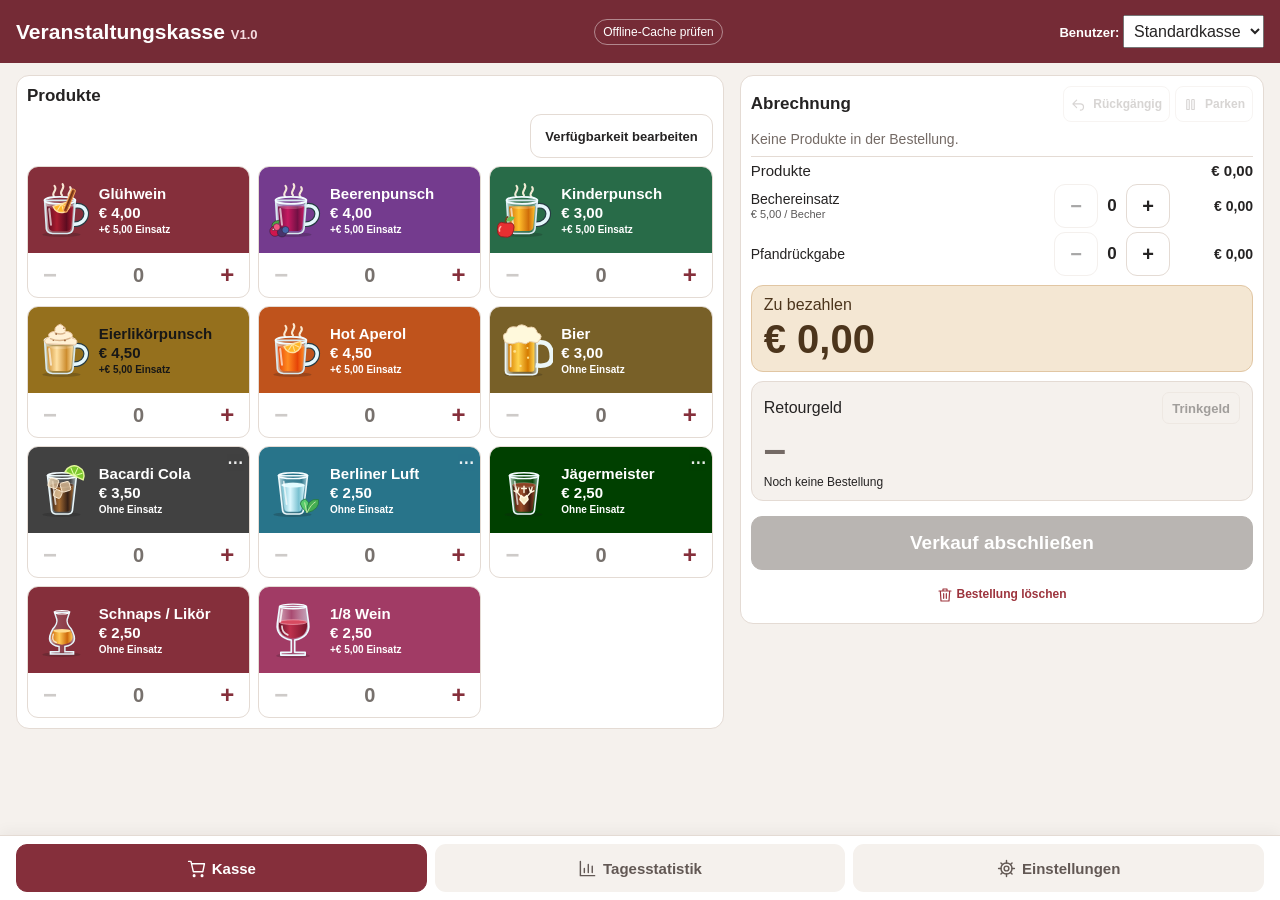
<file: Veranstaltungskasse/index.html>
<!doctype html><html lang="de"><head><meta charset="utf-8"><meta name="viewport" content="width=device-width,initial-scale=1,viewport-fit=cover"><meta name="theme-color" content="#752b36"><meta name="apple-mobile-web-app-capable" content="yes"><meta name="apple-mobile-web-app-status-bar-style" content="default"><meta name="apple-mobile-web-app-title" content="Veranstaltungskasse"><title>Veranstaltungskasse</title><link rel="manifest" href="./manifest.webmanifest"><link rel="apple-touch-icon" href="./icon.svg"><style>
:root{font-family:system-ui,-apple-system,sans-serif;color:#252323;background:#f5f1ed;--red:#852f3b;--line:#e4dbd4;--green:#237047}*{box-sizing:border-box}body{margin:0;padding:env(safe-area-inset-top) env(safe-area-inset-right) env(safe-area-inset-bottom) env(safe-area-inset-left)}button,input{font:inherit}button{cursor:pointer;touch-action:manipulation;min-height:48px;border:1px solid var(--line);border-radius:11px;background:#fff;color:inherit;font-weight:650;padding:10px 14px}button:active{transform:scale(.98)}button:disabled{opacity:.4;cursor:default}header{background:#752b36;color:white;padding:16px max(16px,calc((100% - 1200px)/2));display:flex;align-items:center;justify-content:space-between;gap:12px}h1{font-size:24px;margin:0}small{font-size:13px;color:#746a65}header small{color:#f5dce0}nav{display:flex;gap:8px;max-width:1200px;margin:14px auto;padding:0 16px}nav button{flex:1}nav button.active,.primary{background:var(--red);color:white;border-color:var(--red)}main{max-width:1200px;margin:auto;padding:0 16px 24px}.layout{display:grid;grid-template-columns:1.1fr 1fr;gap:16px}.panel{background:white;border:1px solid var(--line);border-radius:16px;padding:16px;margin-bottom:14px}h2{font-size:19px;margin:0 0 14px}h3{font-size:16px;margin:0 0 8px}.drinks{display:grid;grid-template-columns:repeat(2,1fr);gap:10px}.drink{background:var(--red);color:#fff;border:0;text-align:left;min-height:86px;padding:14px}.drink strong{display:block;font-size:19px}.drink span{display:flex;justify-content:space-between;align-items:center;margin-top:8px}.drink b{font-size:24px}.row{display:flex;align-items:center;gap:10px;padding:10px 0;border-bottom:1px solid var(--line)}.row:last-child{border-bottom:0}.grow{flex:1}.num{font-size:24px;font-weight:700;min-width:30px;text-align:center;font-variant-numeric:tabular-nums}.step{width:48px;padding:0;font-size:24px}.sum{display:flex;justify-content:space-between;gap:12px;margin:9px 0}.total,.change{padding:14px;border-radius:12px;background:#f5f1ed;margin:12px 0}.total strong,.change strong{display:block;font-size:clamp(30px,5vw,44px);font-variant-numeric:tabular-nums;line-height:1.15;margin-top:4px}.change strong{color:var(--green)}.change.bad strong{color:#a52626}input{width:100%;border:1px solid #cfc4bd;border-radius:10px;padding:12px;font-size:22px;background:white;color:inherit}label{display:block;font-weight:650;margin:8px 0}.cashkeys{display:grid;grid-template-columns:repeat(5,1fr);gap:6px;margin:10px 0}.cashkeys button{padding:8px 2px}.wide{width:100%;margin-top:8px}.primary.wide{min-height:58px;font-size:19px}.muted{color:#746a65;font-size:14px}.status{min-height:20px;margin-top:8px;font-size:14px;color:var(--green)}.error{color:#a52626}.hidden{display:none!important}.metrics{display:grid;grid-template-columns:repeat(3,1fr);gap:10px;margin-bottom:14px}.metric{background:#f5f1ed;padding:12px;border-radius:12px}.metric strong{display:block;font-size:26px;margin-top:6px}.export{display:flex;gap:10px;flex-wrap:wrap}.export button{flex:1}.settings-row{display:grid;grid-template-columns:minmax(0,1fr) minmax(70px,120px) 48px;gap:10px;align-items:center;margin-bottom:10px}.settings-row input{font-size:17px;min-width:0}.settings-row .step{color:#852f3b}.settings-head{display:grid;grid-template-columns:minmax(0,1fr) minmax(70px,120px) 48px;gap:10px;color:#746a65;font-size:14px;margin-bottom:6px}.add-product{margin:4px 0 12px;color:var(--red);border:1px dashed var(--red)}.order-name{min-width:0;overflow-wrap:anywhere}.order-row{flex-wrap:wrap}.order-row .step{flex-shrink:0}.pill{font-size:12px;padding:5px 8px;border:1px solid #ffffff70;border-radius:20px;white-space:nowrap}#date{font-size:16px;max-width:200px} @media(max-width:720px){.layout{grid-template-columns:1fr}.metrics{grid-template-columns:1fr 1fr}h1{font-size:20px}header{padding:12px}.drink strong{font-size:17px}}@media(min-width:900px){.drinks{grid-template-columns:repeat(3,1fr)}}
.settings-row,.settings-head{grid-template-columns:minmax(0,1fr) minmax(65px,120px) 104px 48px}.settings-row .deposit-toggle{min-height:48px;padding:8px 5px;font-size:15px;color:#746a65}.settings-row .deposit-toggle[aria-pressed="true"]{background:#e9f3ec;color:#237047;border-color:#a4c7ad}.deposit-toggle:focus-visible{outline:3px solid #852f3b;outline-offset:2px}@media(max-width:480px){.settings-row,.settings-head{grid-template-columns:minmax(0,1fr) 70px 72px 44px;gap:5px}.settings-row .step{width:44px}.settings-row input{padding:10px 6px;font-size:15px}.settings-row .deposit-toggle{font-size:13px}}

/* V5: compact, touch-friendly register with persistent bottom navigation */
:root{background:#f5f1ed}body{padding-bottom:0}header{padding:9px max(16px,calc((100% - 1168px)/2));min-height:48px}h1{font-size:21px}main{padding-top:12px;padding-bottom:calc(88px + env(safe-area-inset-bottom));max-width:1200px}.layout{gap:12px;align-items:start;grid-template-columns:minmax(0,1.08fr) minmax(0,1fr)}.panel{padding:12px;margin-bottom:10px;border-radius:13px}h2{font-size:17px;margin-bottom:10px}.drinks-heading{display:flex;align-items:center;justify-content:space-between}.item-count{font-size:14px;color:#746a65;font-weight:600}.drinks{gap:8px;grid-template-columns:repeat(3,minmax(0,1fr))}.drink-tile{display:grid;grid-template-rows:1fr auto;min-width:0;background:#fff;border:1px solid var(--line);border-radius:11px;overflow:hidden}.drink-tile.selected{border-color:var(--red);box-shadow:inset 0 0 0 1px var(--red)}.drink{width:100%;min-height:86px;padding:9px 10px;border-radius:0;text-align:left;display:flex;flex-direction:column;align-items:flex-start;justify-content:center;gap:3px}.drink strong{font-size:clamp(14px,1.45vw,18px);line-height:1.15;overflow-wrap:anywhere}.drink span.drink-price{display:block;margin:0;font-size:16px}.drink small{font-size:11px;line-height:1.2;color:#f5dce0}.drink-controls{display:grid;grid-template-columns:44px minmax(0,1fr) 44px;align-items:center;gap:0;padding:2px}.drink-controls button{border:0;min-height:44px;width:44px;background:transparent;color:var(--red);border-radius:8px}.drink-controls button:disabled{color:#746a65;opacity:.35}.drink-controls .num{font-size:21px;min-width:0}.row{padding:6px 0}.sum{margin:5px 0;font-size:15px}.total,.change{padding:10px 12px;margin:9px 0}.total strong,.change strong{font-size:clamp(32px,4.4vw,42px)}label{margin:6px 0}#cash{padding:9px 12px;font-size:24px;min-height:48px}.cashkeys{margin:8px 0}.wide{margin-top:6px}.primary.wide{min-height:54px}.status:empty{display:none}.status{min-height:0;margin-top:6px}#discard{font-size:14px;color:#746a65}nav{position:fixed;bottom:0;left:0;right:0;z-index:10;max-width:none;margin:0;gap:6px;padding:8px max(12px,calc((100% - 1168px)/2)) calc(8px + env(safe-area-inset-bottom));background:#fff;border-top:1px solid var(--line);box-shadow:0 -3px 14px #2515170d}nav button{min-width:0;min-height:48px;padding:8px 4px;font-size:15px}nav button:not(.active){border-color:transparent;background:#f5f1ed;color:#625854}nav button.active{background:var(--red);color:#fff} @media(max-width:820px){.layout{grid-template-columns:1fr}.drinks{grid-template-columns:repeat(3,minmax(0,1fr))}.drink strong{font-size:16px}}@media(max-width:480px){main{padding-left:8px;padding-right:8px}.drinks{grid-template-columns:repeat(2,minmax(0,1fr))}nav button{font-size:13px}.drink strong{font-size:15px}.panel{padding:10px}}
@media(min-width:821px) and (max-height:800px){header{min-height:44px;padding-top:6px;padding-bottom:6px}main{padding-top:9px}.panel{padding:10px}.drink{min-height:79px}.total,.change{margin:7px 0;padding:9px 12px}.cashkeys{margin:6px 0}.primary.wide{min-height:50px}}

/* iPhone portrait preview: order and payment are separate screens. */
 #checkoutBar,.back-link{display:none}@media(max-width:600px){:root{--nav-height:64px}body{max-width:520px;margin:auto;background:#f5f1ed}header{min-height:44px;padding:8px 12px}h1{font-size:19px}main{max-width:520px;padding:8px 10px calc(140px + env(safe-area-inset-bottom))}.layout{display:block}.panel{padding:10px;margin-bottom:8px}h2{font-size:16px;margin-bottom:7px}.drinks{grid-template-columns:repeat(2,minmax(0,1fr));gap:7px}.drink{min-height:61px;padding:7px 9px;gap:2px}.drink strong{font-size:16px}.drink span.drink-price{font-size:15px}.drink small{font-size:11px}.drink-controls{padding:0;grid-template-columns:44px 1fr 44px}.drink-controls button{height:44px;min-height:44px}.drink-controls .num{font-size:22px}.row{padding:3px 0;gap:7px}.row .step{width:44px;min-height:44px}.row .grow b{font-size:14px}.row .num{font-size:22px}.row small{font-size:12px}nav{width:min(100%,520px);left:50%;right:auto;transform:translateX(-50%);padding:5px 8px calc(5px + env(safe-area-inset-bottom));gap:5px;min-height:var(--nav-height)}nav button{font-size:12px;min-height:49px;padding:6px 2px}#checkoutBar{position:fixed;z-index:9;bottom:calc(var(--nav-height) + env(safe-area-inset-bottom));left:50%;transform:translateX(-50%);width:min(100%,520px);padding:9px 12px;display:flex;align-items:center;gap:12px;justify-content:space-between;background:#fff;border-top:1px solid var(--line);box-shadow:0 -4px 16px #25151712}#checkoutBar strong{display:block;font-size:27px;line-height:1.1;font-variant-numeric:tabular-nums}#checkoutBar button{min-height:49px;min-width:130px}#checkoutBar small{display:block;font-size:12px;margin-bottom:3px}.back-link{border:0;background:none;padding:0 4px;text-align:left;color:var(--red);margin-bottom:3px}.total strong,.change strong{font-size:40px}.settings-row input{font-size:16px}.settings-head{font-size:12px}.settings-row,.settings-head{grid-template-columns:minmax(0,1fr) 63px 69px 44px;gap:4px}.settings-row .step{width:44px}.settings-row .deposit-toggle{min-height:44px;font-size:13px}.metrics{grid-template-columns:1fr 1fr}.metric strong{font-size:21px}.metric:last-child{grid-column:span 2}.export{display:grid;grid-template-columns:1fr}#paymentPane .panel{padding:14px}#paymentPane .wide{min-height:49px}#paymentPane #cash{font-size:24px}#paymentPane .sum{margin:8px 0}#paymentPane{display:block;scroll-margin-top:12px;scroll-margin-bottom:150px}#checkoutBar{bottom:calc(59px + env(safe-area-inset-bottom))}@media(max-width:360px){.drink strong{font-size:14px}.drink{padding:7px}.settings-row,.settings-head{grid-template-columns:minmax(0,1fr) 55px 62px 44px}} .back-link{display:block}}
@media(max-width:600px){#paymentPane .back-link{display:none}#paymentPane .panel{margin-bottom:16px}main{padding-bottom:calc(160px + env(safe-area-inset-bottom))}#sale:not(.hidden) #paymentPane{display:block}#sale:not(.hidden) #orderPane{display:block}}
@media(max-width:600px){#checkoutBar{justify-content:center;text-align:center;padding:7px 12px}#checkoutBar strong{font-size:27px}}

/* Legacy Safari: explicit colors and flex layout; no CSS Grid required. */
body{background:#f5f1ed;color:#252323;font-family:-apple-system,Arial,sans-serif}
button{border-color:#e4dbd4}button:disabled{opacity:.4}
.drink,.primary,nav button.active{background:#852f3b;color:#fff;border-color:#852f3b}
.panel,.drink-tile,.row,nav{border-color:#e4dbd4}
.drink-tile.selected{border-color:#852f3b}
.drink-controls button{color:#852f3b}.change strong{color:#237047}
#checkoutBar,.back-link{display:none!important}
main{padding-bottom:100px}
.layout{display:block}
.drinks{display:flex;flex-wrap:wrap;margin:-4px}
.drink-tile{display:block;width:calc(50% - 8px);margin:4px}
.drink{display:block;min-height:64px}.drink strong{font-size:16px}.drink span.drink-price{display:block}
.drink-controls{display:flex;align-items:center;justify-content:space-between}
.drink-controls .num{flex:1}
.cashkeys{display:flex}.cashkeys button{flex:1;margin-right:4px}
.metrics{display:flex;flex-wrap:wrap}.metric{flex:1;margin:4px;min-width:120px}
.settings-row,.settings-head{display:flex;align-items:center}
.settings-row input:first-child,.settings-head span:first-child{flex:1;width:0}
.settings-row input:nth-child(2),.settings-head span:nth-child(2){width:70px;flex:none;margin-left:5px}
.settings-row .deposit-toggle,.settings-head span:nth-child(3){width:90px;flex:none;margin-left:5px}
.settings-row .step,.settings-head span:nth-child(4){width:44px;flex:none;margin-left:5px}
nav button{margin:0 3px}.row .step{margin:0 4px}.row .grow{flex:1}
.total strong,.change strong{font-size:34px}.status{color:#237047}
@media(min-width:768px){body,main{max-width:1200px}.layout{display:flex;align-items:flex-start}.layout>#orderPane{width:54%;padding-right:6px}.layout>#paymentPane{width:46%;padding-left:6px}.drink-tile{width:calc(33.333% - 8px)}.drink{min-height:76px}.drink strong{font-size:15px}.drink-controls button{width:40px;min-height:44px}.drink-controls .num{font-size:20px}.panel{padding:10px}.total strong,.change strong{font-size:36px}}
@media(max-width:767px){#checkoutBar{display:flex!important;justify-content:center;text-align:center;bottom:64px;padding:7px 12px}main{padding-bottom:170px}.layout{display:block}.drink-tile{width:calc(50% - 8px)}}
@media(min-width:601px) and (max-width:767px){.drink-tile{width:calc(33.333% - 8px)}}
@media(max-width:767px){#paymentPane{display:block!important}#orderPane{display:block!important}}
/* V6.14: modern desktop/tablet layout. Legacy iOS 10 files are separate. */
@media(min-width:768px){
 body{width:100%;max-width:none;margin:0}
 header{width:100%;padding:9px max(16px,calc((100% - 1568px)/2))}
 main{width:100%;max-width:1600px;margin:0 auto;padding:12px 16px calc(80px + env(safe-area-inset-bottom))}
 nav{width:100%;padding:8px max(16px,calc((100% - 1568px)/2)) calc(8px + env(safe-area-inset-bottom));gap:8px}
 nav button{margin:0}
 #sale.layout{display:grid;grid-template-columns:minmax(0,1fr);gap:12px;align-items:start}
 #sale>#orderPane,#sale>#paymentPane{width:auto;min-width:0;padding:0}
 #sale .drinks{display:grid;grid-template-columns:repeat(3,minmax(0,1fr));gap:8px;margin:0}
 #sale .drink-tile{display:grid;grid-template-rows:1fr auto;width:auto;min-width:0;margin:0}
 #sale .drink{display:flex;flex-direction:column;justify-content:center;align-items:flex-start;min-height:66px;gap:2px;padding:7px 10px}
 #sale .drink strong{font-size:16px;line-height:1.15;overflow-wrap:anywhere;white-space:normal}
 #sale .drink-controls{display:grid;grid-template-columns:44px minmax(0,1fr) 44px;padding:0}
 #sale .drink-controls button{width:44px;height:44px;min-height:44px}
 #sale .drink-controls .num{font-size:22px}
 #sale .panel{padding:10px;margin-bottom:10px}
 #sale h2{margin-bottom:8px}
 #sale .row{padding:4px 0}
 #sale .row .step{min-height:44px}
 #paymentPane .cashkeys{display:grid;grid-template-columns:repeat(5,minmax(0,1fr));gap:6px}
 #paymentPane .cashkeys button{min-width:0;margin:0}
}
@media(min-width:1000px){
 #sale.layout{grid-template-columns:minmax(0,1.35fr) minmax(0,1fr);gap:16px}
 #sale>#paymentPane{position:sticky;top:12px}
 #sale .drink strong{font-size:17px}
}
@media(min-width:1000px) and (max-height:820px){
 main{padding-top:8px}
 #sale .panel{padding:8px 10px;margin-bottom:7px}
 #sale .drink{min-height:58px;padding:5px 9px}
 #sale .drink-controls button{min-height:40px;height:40px}
 #sale .row{padding:2px 0}
 #sale .row .step{min-height:40px}
 #paymentPane .sum{margin:3px 0}
 #paymentPane .total,#paymentPane .change{padding:8px 10px;margin:6px 0}
 #paymentPane .wide,#paymentPane .cashkeys button,#paymentPane #cash{min-height:43px}
 #paymentPane .primary.wide{min-height:48px}
}
/* V6.15: custom colors, reorder, ranking. */
.settings-row{display:block!important;border:1px solid #e4dbd4;border-radius:10px;padding:7px;margin-bottom:8px}
.settings-main{display:flex;align-items:center;width:100%;gap:5px}
.settings-main input:first-child{flex:1;min-width:0;width:0}
.settings-main input:nth-child(2){width:78px;flex:none;margin-left:4px}
.settings-main .deposit-toggle{width:82px;flex:none;margin-left:4px}
.settings-main .step{width:42px;flex:none;margin-left:4px}
.settings-tools{display:flex;align-items:center;margin-top:5px}
.settings-tools button{min-height:40px;margin-right:5px;padding:4px 9px}
.settings-tools .color-button{flex:1;margin-right:0}
.color-editor{padding:6px 0}.color-editor input[type=color]{width:75px;height:44px;padding:3px;margin-right:5px}.color-editor input[aria-label="Hex-Farbcode"]{width:130px;font-size:16px;padding:8px}
.rgb-line{display:flex;align-items:center;font-size:13px}.rgb-line span{width:48px}.rgb-line input{flex:1;min-width:0;padding:0;width:auto;margin:0 8px;height:30px}
#rankBy{font:inherit;padding:8px;background:white;border:1px solid #e4dbd4;border-radius:8px;width:100%;max-width:280px}
.rank-item{margin:9px 0}.rank-line{display:flex;align-items:center;gap:8px;font-size:14px}.rank-line .grow{flex:1}.rank-track{height:7px;background:#eee4df;border-radius:5px;margin-top:4px;overflow:hidden}.rank-fill{height:7px;background:#852f3b;border-radius:5px}
@media(max-width:480px){.settings-main input:nth-child(2){width:65px}.settings-main .deposit-toggle{width:68px}.settings-main .step{width:38px}.settings-main input{font-size:14px;padding:7px 4px}.settings-main .deposit-toggle{font-size:12px}.settings-head{display:none}}
/* V6.16 action menu */
.drink-tile{position:relative}.drink-tile.has-actions .drink{padding-right:37px;-webkit-touch-callout:none;-webkit-user-select:none;user-select:none}.action-more{position:absolute;right:4px;top:4px;min-width:30px;min-height:30px;height:30px;padding:0 5px;background:#ffffffed;color:#252323;border:1px solid #ffffff;border-radius:7px;font-size:20px;line-height:1;z-index:1}
.action-overlay{position:fixed;top:0;right:0;bottom:0;left:0;background:rgba(33,21,27,.72);display:flex;align-items:center;justify-content:center;z-index:100;padding:14px}.action-modal{background:white;border-radius:14px;padding:18px;width:100%;max-width:390px;max-height:90%;overflow:auto;color:#252323}.action-modal .wide{min-height:48px}.action-modal p{margin:4px 0 8px}.action-line{display:flex;align-items:center;gap:6px;background:#f5f1ed;border-radius:8px;margin:4px 0;padding:5px 8px;font-size:13px}.action-line .step{min-width:38px;width:38px;min-height:38px;margin-left:6px}.action-line .grow{flex:1}.action-editor{padding:5px 0}.action-setting{border:1px solid #e4dbd4;border-radius:8px;margin:6px 0;padding:8px}.action-field{display:flex;align-items:center;font-size:13px}.action-field span{width:42%;min-width:100px}.action-field input{flex:1;min-width:0;font-size:16px;padding:6px}.settings-tools .action-edit-button{margin-left:5px;margin-right:0;font-size:13px}.settings-tools .color-button{min-width:0;font-size:13px}.action-modal .muted{font-size:13px}
/* V6.17: wider promotion fields, discreet action and undo icons. */
#settings .action-setting .action-field{display:flex;align-items:center;width:100%;margin:5px 0;gap:8px}
#settings .action-setting .action-field>span{width:34%;min-width:104px;max-width:200px;flex:none}
#settings .action-setting .action-field>input{width:100%;min-width:0;max-width:none;flex:1 1 0%;margin:0 0 0 6px;padding:8px;font-size:16px}
#settings .action-setting .action-field:not(:first-child)>input{max-width:160px}
#settings .action-setting .action-field:first-child>input{max-width:none}
#sale .drink-tile.has-actions .drink{padding-right:25px}
#sale .action-more{top:0;right:0;width:28px;min-width:28px;height:31px;min-height:31px;padding:0;border:0;border-radius:5px;background:transparent;font-size:16px;font-weight:700;line-height:1;opacity:.9}
#sale .action-more:focus{outline:1px solid currentColor;outline-offset:-3px}
#paymentPane .payment-heading{display:flex;align-items:center;justify-content:space-between;min-height:34px;margin:0 0 5px}
#paymentPane .payment-heading h2{margin:0}
#paymentPane .undo-small{display:flex;align-items:center;justify-content:center;width:34px;min-width:34px;height:34px;min-height:34px;padding:0;margin:0;background:transparent;color:#746a65;border:1px solid #e4dbd4;border-radius:8px}
#paymentPane .undo-small:disabled{opacity:.28}
#paymentPane .undo-small svg{pointer-events:none;display:block}
@media(max-width:480px){#settings .action-setting .action-field>span{width:38%;min-width:95px}#settings .action-setting .action-field>input{margin-left:3px}}
/* V6.18 */
#settings .settings-main{display:flex;align-items:center;gap:4px;flex-wrap:nowrap}
#settings .settings-main>input:first-child{flex:1 1 90px;width:0;min-width:65px}
#settings .settings-main>input:nth-child(2){width:70px;flex:none;margin:0}
#settings .settings-main>.deposit-toggle{width:70px;min-width:55px;margin:0;font-size:13px}
#settings .settings-main>button:not(.deposit-toggle){width:34px;min-width:30px;min-height:40px;padding:0;margin:0;font-size:17px;flex:none}
#settings .settings-main>.step{color:#a52626}
#settings .settings-extra{padding-top:6px}
#settings .settings-tools{margin:0 0 5px}
#settings .settings-tools button{flex:1}
#settings .sold-label{display:flex;align-items:center;font-size:14px;gap:7px}
#settings .sold-label input,.pref-check input{width:22px;height:22px;min-height:0;flex:none;margin:0 8px 0 0}
#sale .sold-out .drink{background:#777!important;color:#fff!important}
#sale .sold-out .drink small{color:#fff!important}
#sale .sold-out .drink:disabled{opacity:.75}
#sale .sold-out .action-more{display:none}
#paymentPane .heading-tools{display:flex;align-items:center;gap:4px}
#paymentPane .mini-tool,.mini-tool{min-width:34px;width:auto;height:34px;min-height:34px;padding:0 7px;background:transparent;color:#746a65;border:1px solid #e4dbd4;border-radius:8px;font-size:17px;line-height:1}
#paymentPane .mini-tool:disabled{opacity:.28}
#basketToggle{display:flex;justify-content:space-between;align-items:center;width:100%;padding:0;border:0;background:transparent;text-align:left;min-height:26px;height:auto;font-size:inherit;font-weight:normal;color:inherit}
#basketDetails,.recent-detail{padding:5px 8px;background:#f5f1ed;border-radius:7px;font-size:13px}
#basketDetails .sum,.recent-detail .sum{gap:6px}
.cash-extra{display:flex;gap:5px}
.cash-extra button{flex:1;min-width:0;margin:4px 0 0!important}
.park-entry{display:flex;align-items:center;gap:7px;padding:7px 0;border-bottom:1px solid #e4dbd4}
.park-entry .grow{flex:1}.park-entry small{display:block;margin-top:3px}
.pref-check{display:flex;align-items:center;font-size:15px}.pref-group{border-top:1px solid #e4dbd4;margin-top:12px;padding-top:12px}
#testBanner{background:#e6c16a;color:#493400;padding:5px 10px;text-align:center;font-weight:bold;font-size:14px}
#testBanner button{min-height:30px;padding:3px 8px;margin-left:10px;font-size:13px}
body.night-mode,body.night-mode main{background:#18181b;color:#f1eeeb}
body.night-mode .panel,body.night-mode .drink-tile,body.night-mode nav,body.night-mode .action-modal{background:#27272a;color:#f1eeeb;border-color:#4c4c50}
body.night-mode .total,body.night-mode .change,body.night-mode .metric,body.night-mode #basketDetails,body.night-mode .recent-detail,body.night-mode .action-line,body.night-mode #checkoutBar{background:#36363a;color:#f1eeeb;border-color:#525257}
body.night-mode button:not(.drink):not(.primary):not(.action-more):not(.color-button),body.night-mode input,body.night-mode select,body.night-mode textarea{background:#303034;color:#f1eeeb;border-color:#57575d}
body.night-mode nav button.active{background:#852f3b!important;color:white}
body.night-mode .muted,body.night-mode small,body.night-mode .item-count{color:#c5c2c0}
body.night-mode .change strong,body.night-mode .status{color:#83d9a5}
body.night-mode .change.bad strong,body.night-mode .error{color:#ff9e9e}
body.night-mode .row,body.night-mode .settings-row,body.night-mode .action-setting,body.night-mode .pref-group,body.night-mode .park-entry{border-color:#515157}
@media(max-width:520px){#settings .settings-main{flex-wrap:wrap}#settings .settings-main>input:first-child{flex:1 1 105px}#settings .settings-main>input:nth-child(2){width:62px}#settings .settings-main>.deposit-toggle{width:57px}#settings .settings-main>button:not(.deposit-toggle){width:31px;min-width:31px}}
/* V6.19 */
#settings .settings-extra .delete-product{display:block;width:100%;min-height:36px;margin:7px 0 0;padding:5px 10px;font-size:14px;color:#a52626;border-color:#cfa6a6;background:transparent}
#settings .settings-main .product-name-input{font-weight:650}
#settings .settings-main .product-name-input::placeholder{color:inherit;opacity:.7}
#basketDetails{background:transparent;padding:2px 0 7px;margin-bottom:5px;border-bottom:1px solid #e4dbd4;border-radius:0}
#basketDetails p{margin:2px 0}
#basketDetails .basket-row,.park-items .basket-row{align-items:center;margin:4px 0;font-size:14px;gap:6px}
.basket-row .grow{flex:1;min-width:0;overflow-wrap:break-word}.basket-row b{white-space:nowrap}
#paymentPane .basket-minus{width:29px;min-width:29px;height:29px;min-height:29px;padding:0;margin:0 0 0 3px;font-size:17px}
#parkPanel h2{margin:0 0 6px}#parkInfo:empty{display:none}
.park-card{border:1px solid #e4dbd4;border-radius:9px;padding:9px;margin:7px 0}
.park-head,.park-foot{display:flex;align-items:center;justify-content:space-between;gap:5px}
.park-head small{white-space:nowrap}.park-items{margin:5px 0}.park-items>small{display:block;margin:3px 0}.park-total{flex:1;font-size:19px}
#sale>#paymentPane.has-parked{position:static}
html.night-mode{background:#18181b!important;color:#f1eeeb;color-scheme:dark}
body.night-mode{background:#18181b!important;color:#f1eeeb!important;min-height:100vh}
body.night-mode header{background:#54262e;color:#fff}
body.night-mode #settings .settings-main .deposit-toggle[aria-pressed="true"]{background:#214737;color:#b1ebc9;border-color:#56826a}
body.night-mode #settings .settings-extra .delete-product{background:transparent;color:#ff9e9e;border-color:#87535a}
body.night-mode #basketDetails{background:transparent;border-color:#515157}
body.night-mode .park-card{background:#303034;color:#f1eeeb;border-color:#515157}
body.night-mode #rankBy{background:#303034;color:#f1eeeb;border-color:#57575d}
body.night-mode #discard,body.night-mode .undo-small,body.night-mode .mini-tool,body.night-mode .settings-head{color:#e1ddda}
body.night-mode .drink-controls button:disabled{color:#a4a1a0}body.night-mode .rank-track{background:#4a4a4f}
body.night-mode .sum,body.night-mode label{color:inherit}
/* V6.22: optional tip calculator */
.tip-heading{display:flex;align-items:center;justify-content:space-between;gap:6px}
#paymentPane .tip-toggle{min-height:32px;height:32px;padding:3px 9px;margin:0;font-size:13px;border-radius:7px;background:transparent}
#tipRow{align-items:center;gap:6px}#tipRow>span{flex:1}
#tipPanel{border-top:1px solid #d8cec8;margin-top:10px;padding-top:8px}
.tip-modes,.tip-quick{display:flex;margin:4px 0;gap:4px}
.tip-modes button,.tip-quick button{flex:1;min-width:0;min-height:42px;padding:5px 4px;font-size:14px;margin:0 2px 0 0}
.tip-modes button[aria-pressed="true"]{background:#852f3b;color:#fff;border-color:#852f3b}
#tipInput{font-size:17px;padding:9px;min-height:42px}
#tipPanel .wide{font-size:14px;min-height:42px}
body.night-mode #tipPanel{border-color:#515157}
body.night-mode .tip-modes button[aria-pressed="true"]{background:#852f3b;color:#fff}
@media(max-width:767px){
/* V6.24: explicit grid sizing without legacy flex widths or margins. */
#sale .drinks{display:grid;grid-template-columns:repeat(2,minmax(0,1fr));gap:8px;margin:0;width:100%}
#sale .drink-tile{display:grid;grid-template-rows:1fr auto;width:auto;min-width:0;margin:0}
#sale .drink{width:100%;min-width:0;display:flex;flex-direction:column;align-items:flex-start;justify-content:center}
#sale .drink strong{max-width:100%;overflow-wrap:break-word;white-space:normal}
#sale .drink-controls{display:grid;grid-template-columns:44px minmax(0,1fr) 44px;padding:0}
#sale .drink-controls button{width:44px;min-width:44px;min-height:44px;height:44px;margin:0}
#sale .drink-controls .num{min-width:0;text-align:center}
}
@media(min-width:601px) and (max-width:767px){#sale .drinks{grid-template-columns:repeat(3,minmax(0,1fr))}}

/* V6.24: embedded, single-drink illustrations; no extra network requests. */
#sale .drink.pictured{position:relative;min-height:84px;padding-left:68px;padding-right:6px;box-sizing:border-box;text-align:left}
#sale .drink-tile.has-actions .drink.pictured{padding-right:21px}
#sale .drink-picture{display:block;position:absolute;left:4px;top:50%;width:61px;height:72px;margin:0;transform:translateY(-50%);pointer-events:none;-webkit-user-select:none;user-select:none}
#sale .drink.pictured strong{display:block;max-width:100%;font-size:15px;line-height:1.13;white-space:normal;overflow-wrap:break-word;word-wrap:break-word}
#sale .drink.pictured .drink-price{display:block;margin:2px 0 0;font-size:15px;line-height:1.15}
#sale .drink.pictured small{display:block;font-size:10px;line-height:1.2;margin:2px 0 0;white-space:normal}
#sale .sold-out .drink-picture{opacity:.42;filter:grayscale(1)}
@media(min-width:1000px){#sale .drink.pictured{padding-left:82px;min-height:88px}#sale .drink-picture{width:72px;height:76px;left:5px}#sale .drink.pictured strong{font-size:16px}}
@media(max-width:600px){#sale .drink.pictured,body.mobile-layout #sale .drink.pictured{min-height:90px;padding-left:56px;padding-right:5px}#sale .drink-tile.has-actions .drink.pictured,body.mobile-layout #sale .drink-tile.has-actions .drink.pictured{padding-right:19px}#sale .drink-picture{width:51px;height:65px;left:2px}#sale .drink.pictured strong,body.mobile-layout #sale .drink.pictured strong{font-size:14px}#sale .drink.pictured .drink-price,body.mobile-layout #sale .drink.pictured .drink-price{font-size:14px}#sale .drink.pictured small{font-size:10px}}
@media(max-width:360px){#sale .drink.pictured,body.mobile-layout #sale .drink.pictured{padding-left:47px}#sale .drink-picture{width:43px;height:57px}#sale .drink.pictured strong,body.mobile-layout #sale .drink.pictured strong{font-size:13px}}

/* V6.26: stress-resistant visual hierarchy, no audio or vibration. */
.ui-icon{display:inline-block;vertical-align:middle;flex:none;pointer-events:none}
#sale .drink-tile.selected{border-color:#2c995d!important;box-shadow:inset 0 0 0 2px #2c995d}
#sale .drink-tile.selected .drink-controls{background:#d8f0df;color:#164d31}
#sale .drink-tile.selected .drink-controls button{color:#17613a;background:transparent}
#sale .drink-tile .drink-controls .num{font-size:25px;font-weight:800;font-variant-numeric:tabular-nums}
#sale .drink-tile.selected .num{color:#15542f}
body.night-mode #sale .drink-tile.selected{border-color:#70d99a!important;box-shadow:inset 0 0 0 2px #70d99a}
body.night-mode #sale .drink-tile.selected .drink-controls{background:#214732;color:#b8e5c8}
body.night-mode #sale .drink-tile.selected .drink-controls .num,body.night-mode #sale .drink-tile.selected .drink-controls button{color:#b8e5c8;background:transparent}
#sale .drink-tile:not(.selected) .num{color:#77716d}
body.night-mode #sale .drink-tile:not(.selected) .num{color:#a6a3a1}
#paymentPane .heading-tools{display:flex;align-items:center;gap:5px}
#paymentPane .heading-tools .undo-small,#paymentPane .heading-tools .mini-tool{display:flex;align-items:center;justify-content:center;min-width:0;width:auto;height:36px;min-height:36px;padding:4px 7px;font-size:12px;white-space:nowrap;gap:4px}
#paymentPane .heading-tools .ui-icon{width:15px;height:15px;margin-right:3px}
#paymentPane .basket-minus.trash-position{width:34px;min-width:34px;height:34px;min-height:34px;color:#a52626;display:flex;align-items:center;justify-content:center}
#paymentPane .basket-minus.trash-position .ui-icon{width:16px;height:16px}
body.night-mode #paymentPane .basket-minus.trash-position{color:#f3b2b2}
#paymentPane #discard{width:auto;display:block;min-height:36px;margin:7px auto 0;padding:5px 10px;font-size:12px;background:transparent;border-color:transparent;color:#9d343d}
body.night-mode #paymentPane #discard{background:transparent;color:#ecb5b5;border-color:transparent}
#paymentPane .total{background:#f4e7d3;color:#4c351c;border:1px solid #e1c6a3}
#paymentPane .total strong,#paymentPane .change strong{font-size:40px;line-height:1.08;font-weight:800}
#paymentPane .change{border:1px solid #e4dbd4}
#paymentPane .change.pay-short{background:#fce6e7;color:#8d222e;border-color:#df9ca3}
#paymentPane .change.pay-short strong{color:#a52626}
#paymentPane .change.pay-ready{background:#e0f2e5;color:#165735;border-color:#a5d0b2}
#paymentPane .change.pay-ready strong{color:#17623a}
#paymentPane .change.pay-refund{background:#e1edf8;color:#254c73;border-color:#a9c5e0}
#paymentPane .change.pay-refund strong{color:#254c73}
#paymentPane .change.pay-neutral strong{color:#746a65}
#paymentState{display:block;font-size:12px;line-height:1.25;margin-top:4px;color:inherit}
#paymentPane #finish:not(:disabled){background:#237047;color:#fff;border-color:#237047;opacity:1}
#paymentPane #finish:disabled{background:#99938e;color:#fff;border-color:#99938e;opacity:.68}
body.night-mode #paymentPane .total{background:#3b342c;color:#f8e6c9;border-color:#796348}
body.night-mode #paymentPane .change.pay-short{background:#54272c;color:#ffd1d1;border-color:#97545b}
body.night-mode #paymentPane .change.pay-short strong{color:#ffb8b8}
body.night-mode #paymentPane .change.pay-ready{background:#214732;color:#b8e5c8;border-color:#478260}
body.night-mode #paymentPane .change.pay-ready strong{color:#b8e5c8}
body.night-mode #paymentPane .change.pay-refund{background:#28425b;color:#badcff;border-color:#557b9e}
body.night-mode #paymentPane .change.pay-refund strong{color:#badcff}
body.night-mode #paymentPane .change.pay-neutral strong{color:#c5c2c0}
body.night-mode #paymentPane #finish:disabled{background:#48484b;color:#bdbdbd;border-color:#5b5b5d;opacity:1}
#paymentPane .cashkeys button.note-5{background:#62696d;color:#fff;border-color:#62696d}
#paymentPane .cashkeys button.note-10{background:#a44941;color:#fff;border-color:#a44941}
#paymentPane .cashkeys button.note-20{background:#346591;color:#fff;border-color:#346591}
#paymentPane .cashkeys button.note-50{background:#9a5d26;color:#fff;border-color:#9a5d26}
#paymentPane .cashkeys button.note-100{background:#37734a;color:#fff;border-color:#37734a}
#paymentPane .cashkeys button.note-200{background:#82742b;color:#fff;border-color:#82742b}
#paymentPane .cashkeys button.note-500{background:#735286;color:#fff;border-color:#735286}
body.night-mode #paymentPane .cashkeys button.note-5{background:#62696d;color:#fff;border-color:#62696d}
body.night-mode #paymentPane .cashkeys button.note-10{background:#a44941;color:#fff;border-color:#a44941}
body.night-mode #paymentPane .cashkeys button.note-20{background:#346591;color:#fff;border-color:#346591}
body.night-mode #paymentPane .cashkeys button.note-50{background:#9a5d26;color:#fff;border-color:#9a5d26}
body.night-mode #paymentPane .cashkeys button.note-100{background:#37734a;color:#fff;border-color:#37734a}
body.night-mode #paymentPane .cashkeys button.note-200{background:#82742b;color:#fff;border-color:#82742b}
body.night-mode #paymentPane .cashkeys button.note-500{background:#735286;color:#fff;border-color:#735286}
#cashFeedback{float:right;color:#237047;font-size:13px;font-weight:750;min-height:16px}
#drinkFeedback{font-size:12px;color:#237047;font-weight:650;overflow:hidden;white-space:nowrap;text-overflow:ellipsis;max-width:46%;margin-left:auto;margin-right:7px}
body.night-mode #cashFeedback,body.night-mode #drinkFeedback{color:#9de7b8}
#saleSuccess{position:fixed;z-index:90;top:56px;left:50%;transform:translateX(-50%);width:calc(100% - 24px);max-width:340px;pointer-events:none;background:#214732;color:#e4faeb;border:1px solid #70c990;border-radius:12px;padding:12px 16px;text-align:center;box-shadow:0 6px 18px #0004}
#saleSuccess .success-top{display:flex;align-items:center;justify-content:center;font-weight:750;font-size:17px}
#saleSuccess .ui-icon{margin-right:7px}#saleSuccess strong{display:block;font-size:32px;margin:3px 0}#saleSuccess small{color:#c2e6d0;display:block}
#settings .setting-category{border:1px solid #e4dbd4;border-radius:10px;margin-bottom:8px;overflow:hidden}
#settings .category-toggle{display:flex;align-items:center;text-align:left;width:100%;border:0;border-radius:0;background:#fff;min-height:60px;padding:10px 12px;color:inherit}
#settings .category-toggle .ui-icon{margin-right:12px;width:23px;height:23px;color:#746a65}
#settings .category-text{flex:1;min-width:0;display:block}#settings .category-text b{display:block;font-size:16px}#settings .category-text small{display:block;font-size:12px;line-height:1.25;margin-top:3px;font-weight:400}
#settings .category-arrow{margin-left:8px;color:#746a65;font-size:17px}
#settings .category-toggle[aria-expanded="true"] .category-arrow{transform:rotate(180deg)}
#settings .category-body{border-top:1px solid #e4dbd4;padding:12px}
body.night-mode #settings .setting-category,body.night-mode #settings .category-body{border-color:#515157}
body.night-mode #settings .category-toggle{background:#303034;color:#f1eeeb}
body.night-mode #settings .category-toggle .ui-icon,body.night-mode #settings .category-arrow{color:#c5c2c0}
nav button .ui-icon{width:19px;height:19px;margin-right:6px;vertical-align:middle}
nav button span{vertical-align:middle}
@media(max-width:600px){nav button .ui-icon{display:block;margin:0 auto 3px;width:18px;height:18px}nav button span{display:block;font-size:12px}#paymentPane .total strong,#paymentPane .change strong,body.mobile-layout #paymentPane .total strong,body.mobile-layout #paymentPane .change strong{font-size:36px}#paymentPane .heading-tools .undo-small,#paymentPane .heading-tools .mini-tool{font-size:11px;padding:4px 5px}#settings .category-body{padding:8px}}

/* V6.26: keyboard-free cash and tip entry, ES5/iOS 10-compatible. */
#cashOpen{display:flex;width:100%;min-height:48px;align-items:center;justify-content:space-between;text-align:left;font-size:24px;font-weight:700;padding:9px 12px;border:1px solid #cfc4bd;background:#fff}
#cashOpen svg{flex:none;margin-left:6px;pointer-events:none;color:#746a65}
#cashOpen.empty #cashDisplay{color:#8a817c;font-weight:500}
body.night-mode #cashOpen{background:#303034;color:#f1eeeb;border-color:#57575d}
body.night-mode #cashOpen svg,body.night-mode #cashOpen.empty #cashDisplay{color:#c5c2c0}
#tipQuick .tip-choice{display:flex;flex-direction:column;align-items:center;justify-content:center;min-height:56px;line-height:1.2}
#tipQuick .tip-choice b{font-size:15px}#tipQuick .tip-choice small{font-size:10px;display:block;margin-top:4px;font-weight:400;color:inherit;opacity:.88}
#tipHelp{font-size:12px;margin:5px 0;color:inherit}
#tipCustom{display:block;min-height:44px}
#numberOverlay{z-index:120}
#numberOverlay .number-modal{box-sizing:border-box;max-width:370px;padding:14px;max-height:94%;overflow:auto}
#numberContext{margin:4px 0 8px}
#numberValue{border:1px solid #cfc4bd;background:#f5f1ed;border-radius:9px;padding:10px 12px;font-size:32px;line-height:1.12;font-weight:750;text-align:right;min-height:58px;font-variant-numeric:tabular-nums}
#numberValue.replace-ready{border-color:#852f3b}
.number-keys{display:flex;flex-wrap:wrap;margin:6px -3px 0}
.number-keys button{width:calc(33.3333% - 6px);margin:3px;min-height:52px;height:52px;padding:3px;font-size:24px}
.number-tools{display:flex;align-items:stretch;margin:4px -3px 0}
.number-tools button{flex:1;min-width:0;margin:3px;padding:6px 3px;min-height:46px;font-size:13px}
#numberOK:not(:disabled){background:#237047;color:#fff;border-color:#237047}
.number-preview{font-size:13px;font-weight:650;min-height:16px;margin:6px 0 0;color:#237047}
#numberError{font-size:13px;margin:4px 0 0}
body.night-mode #numberValue{background:#303034;color:#f1eeeb;border-color:#57575d}
body.night-mode #numberValue.replace-ready{border-color:#b9707b}
body.night-mode .number-preview{color:#a0edb9}
@media(max-height:500px){#numberOverlay .number-modal{padding:9px}.number-keys button{height:37px;min-height:37px;font-size:20px}#numberValue{min-height:44px;font-size:25px;padding:6px}.number-tools button{min-height:38px}#numberContext{margin:2px 0}}


/* V1.0 – Pfand direkt in der Abrechnung */
#paymentPane .deposit-line{display:-webkit-flex;display:flex;-webkit-align-items:center;align-items:center;-webkit-justify-content:space-between;justify-content:space-between;gap:0;margin:4px 0;min-width:0}
#paymentPane .deposit-line.hidden{display:none!important}
#paymentPane .deposit-line-label{-webkit-flex:1 1 0%;flex:1 1 0%;min-width:0;margin-right:5px;font-size:14px;line-height:1.2;overflow-wrap:break-word}
#paymentPane .deposit-line-label small{display:block;font-size:11px;color:inherit;opacity:.75;white-space:nowrap}
#paymentPane .deposit-stepper{display:-webkit-flex;display:flex;-webkit-align-items:center;align-items:center;-webkit-flex:0 0 auto;flex:0 0 auto}
#paymentPane .deposit-stepper .step{width:44px;min-width:44px;min-height:44px;height:44px;padding:0;margin:0;font-size:20px;line-height:1}
#paymentPane .deposit-stepper .num{min-width:28px;text-align:center;font-size:17px;padding:0 2px}
#paymentPane .deposit-amount{min-width:75px;text-align:right;margin-left:8px;white-space:nowrap;font-variant-numeric:tabular-nums;font-size:14px}
@media(max-width:360px){#paymentPane .deposit-line-label,#paymentPane .deposit-amount{font-size:12px}#paymentPane .deposit-amount{min-width:58px;margin-left:4px}#paymentPane .deposit-stepper .num{min-width:24px}}
</style><link rel="stylesheet" href="./tiles-v032.css"></head><body data-variant="modern"><header><h1>Veranstaltungskasse <small>V1.0</small></h1><span class="pill" id="offline">Offline-Status</span></header><div id="testBanner" class="hidden">TESTMODUS – keine echten Buchungen<button id="stopTest" type="button">Testmodus beenden</button></div><main>
<section id="sale" class="layout"><div id="orderPane"><div class="panel"><h2 class="drinks-heading">Produkte <span id="drinkFeedback" aria-live="polite"></span><span id="itemCount" class="item-count"></span></h2><div id="drinks" class="drinks"></div></div></div>
<div id="paymentPane"><div class="panel"><button id="backToOrder" class="back-link">‹ Zur Bestellung</button><div class="payment-heading"><h2>Abrechnung</h2><div class="heading-tools"><button id="undoLast" type="button" class="undo-small" aria-label="Letzten Verkauf rückgängig machen" title="Letzten Verkauf rückgängig machen" disabled><svg class="ui-icon" width="16" height="16" viewBox="0 0 24 24" fill="none" stroke="currentColor" stroke-width="1.8" stroke-linecap="round" stroke-linejoin="round" aria-hidden="true" focusable="false"><path d="M9 5 3 11l6 6M3 11h12a5 5 0 0 1 0 10"/></svg><span>Rückgängig</span></button><button id="parkOrder" type="button" class="mini-tool" title="Bestellung parken" aria-label="Bestellung parken"><svg class="ui-icon" width="16" height="16" viewBox="0 0 24 24" fill="none" stroke="currentColor" stroke-width="1.8" stroke-linecap="round" stroke-linejoin="round" aria-hidden="true" focusable="false"><rect x="6" y="4" width="4" height="16" rx="1"/><rect x="14" y="4" width="4" height="16" rx="1"/></svg><span>Parken</span></button></div></div><div id="basketDetails" aria-label="Aktuelle Bestellung"></div><div class="sum"><span>Produkte</span><b id="drinkSum"></b></div><div class="sum deposit-line"><span class="deposit-line-label">Bechereinsatz <small id="depositLabel"></small></span><div class="deposit-stepper"><button type="button" class="step" id="outMinus" aria-label="Ausgegebene Becher minus">−</button><span class="num" id="out"></span><button type="button" class="step" id="outPlus" aria-label="Ausgegebene Becher plus">+</button></div><b id="outSum" class="deposit-amount"></b></div><div class="sum deposit-line"><span class="deposit-line-label">Pfandrückgabe</span><div class="deposit-stepper"><button type="button" class="step" id="backMinus" aria-label="Retournierte Becher minus">−</button><span class="num" id="back"></span><button type="button" class="step" id="backPlus" aria-label="Retournierte Becher plus">+</button></div><b id="backSum" class="deposit-amount"></b></div><div class="sum hidden" id="tipRow"><span>Trinkgeld</span><b id="tipSum"></b><button type="button" id="tipClear" class="basket-minus" aria-label="Trinkgeld entfernen" title="Trinkgeld entfernen">×</button></div><div class="total"><span id="totalLabel">Zu bezahlen</span><strong id="total"></strong></div><div id="cashArea"><label for="cashOpen">Geld erhalten (€)<span id="cashFeedback" aria-live="polite"></span></label><input id="cash" type="hidden"><button type="button" id="cashOpen" aria-label="Erhaltenes Geld eingeben" aria-haspopup="dialog"><span id="cashDisplay">0,00</span><svg width="21" height="21" viewBox="0 0 24 24" fill="none" stroke="currentColor" stroke-width="1.8" stroke-linecap="round" stroke-linejoin="round" aria-hidden="true"><rect x="4" y="2" width="16" height="20" rx="2"/><path d="M8 6h8M8 11h1m6 0h1M8 15h1m6 0h1M8 19h1m6 0h1"/></svg></button><div class="cashkeys" id="cashkeys"></div><div class="cash-extra"><button class="wide" id="clearCash">Geld löschen</button><button class="wide" id="exact">Passend bezahlt</button></div></div><div class="change" id="changeBox"><div class="tip-heading"><span id="changeLabel">Retourgeld</span><button type="button" id="tipToggle" class="tip-toggle" aria-expanded="false" aria-controls="tipPanel">Trinkgeld</button></div><strong id="change">–</strong><small id="paymentState" aria-live="polite"></small><div id="tipPanel" class="hidden"><div id="tipQuick" class="tip-quick"></div><p id="tipHelp"></p><button type="button" id="tipCustom" class="wide" aria-haspopup="dialog">Individuellen Gesamtbetrag eingeben</button><button type="button" id="tipKeep" class="wide">Stimmt so – kein Retourgeld</button></div></div><button class="primary wide" id="finish">Verkauf abschließen</button><button class="wide" id="discard"><svg class="ui-icon" width="16" height="16" viewBox="0 0 24 24" fill="none" stroke="currentColor" stroke-width="1.8" stroke-linecap="round" stroke-linejoin="round" aria-hidden="true" focusable="false"><path d="M3 6h18M9 6V3h6v3M5 6l1 15h12l1-15M10 10v7m4-7v7"/></svg> Bestellung löschen</button><div id="status" class="status" role="status"></div></div><div id="parkPanel" class="panel hidden"><h2>Geparkte Bestellungen (<span id="parkCount">0</span>)</h2><p id="parkInfo" class="muted"></p><div id="parkEntries"></div></div></div><div id="checkoutBar"><div><small id="checkoutLabel">Zu bezahlen</small><strong id="checkoutTotal">0,00 €</strong></div></div></section>
<section id="stats" class="hidden"><div class="panel"><h2>Tagesstatistik</h2><label for="date">Verkaufstag</label><input type="date" id="date"><div id="metrics" class="metrics" style="margin-top:14px"></div><h3>Verkaufte Produkte</h3><div id="sales"></div><h3 style="margin-top:16px">Topseller</h3><label for="rankBy">Sortieren nach</label><select id="rankBy"><option value="qty">Verkaufte Stückzahl</option><option value="revenue">Produktumsatz</option></select><div id="ranking"></div><div id="cupStats" style="margin:14px 0"></div><div class="export"><button id="exportSummary" class="primary">Produktliste als CSV</button><button id="exportAll">Einzelne Vorgänge als CSV</button></div><p class="muted">CSV-Dateien sind mit Excel kompatibel (Semikolon, UTF-8). Bitte regelmäßig exportieren; lokale Browserdaten können gelöscht werden.</p><button id="deleteDay" type="button" class="wide" style="color:#a52626;border-color:#cfa6a6">Tagesstatistik löschen</button><div id="deleteConfirm" class="hidden"><p id="deleteQuestion"></p><button id="deleteYes" class="wide" style="background:#a52626;color:white">Endgültig löschen</button><button id="deleteNo" class="wide">Abbrechen</button></div><div id="csvFallbackBox" class="hidden"><p>CSV zum Kopieren (älterer Browser)</p><textarea id="csvFallback" readonly style="width:100%;height:180px"></textarea></div><p id="deleteDayStatus" class="status" role="status" aria-live="polite"></p></div></section>
<section id="settings" class="hidden"><div class="panel"><h2>Einstellungen</h2><div class="setting-category"><button type="button" id="cat-products" class="category-toggle" aria-expanded="false" aria-controls="body-products"><svg class="ui-icon" width="21" height="21" viewBox="0 0 24 24" fill="none" stroke="currentColor" stroke-width="1.8" stroke-linecap="round" stroke-linejoin="round" aria-hidden="true" focusable="false"><path d="M4 8h13v9a4 4 0 0 1-4 4H8a4 4 0 0 1-4-4Zm13 1h2a3 3 0 0 1 0 6h-2M7 3v2m4-2v2m4-2v2"/></svg><span class="category-text"><b>Produktdatenbank</b><small>Produkte, Farben, Aktionen, Pfand</small></span><span class="category-arrow" aria-hidden="true">▾</span></button><div id="body-products" class="category-body hidden"><p class="muted">Mit „In Kasse anzeigen“ Produkte aktivieren oder ausblenden. Ausgeblendete Produkte bleiben in der Datenbank. Änderungen gelten für neue Bestellungen; bereits abgeschlossene Verkäufe bleiben unverändert.</p><div class="settings-head"><span>Produkt</span><span>Preis (€)</span><span>Bechereinsatz</span><span></span></div><p class="muted">Mit ↑ / ↓ die Reihenfolge ändern. Unter ⋯ findest du Farben, Aktionen und Ausverkauft.</p><div id="settingsRows"></div><button id="addProduct" class="wide add-product">+ Produkt hinzufügen</button><label for="deposit">Bechereinsatz (€)</label><input id="deposit" inputmode="decimal" style="max-width:160px"><button id="saveSettings" class="primary wide">Produktdatenbank speichern</button><p id="settingsStatus" class="status" role="status"></p></div></div><div class="setting-category"><button type="button" id="cat-device" class="category-toggle" aria-expanded="false" aria-controls="body-device"><svg class="ui-icon" width="21" height="21" viewBox="0 0 24 24" fill="none" stroke="currentColor" stroke-width="1.8" stroke-linecap="round" stroke-linejoin="round" aria-hidden="true" focusable="false"><rect x="2" y="3" width="20" height="14" rx="2"/><path d="M12 17v4m-5 0h10"/></svg><span class="category-text"><b>Geräteeinstellungen</b><small>Gerätename, Nachtmodus, Bildschirm</small></span><span class="category-arrow" aria-hidden="true">▾</span></button><div id="body-device" class="category-body hidden"><label for="device">Gerätename</label><input id="device" maxlength="40" placeholder="Kasse 1" style="font-size:17px"><label class="pref-check"><input type="checkbox" id="nightPref">Nachtmodus</label><label class="pref-check"><input type="checkbox" id="productImagesPref" checked>Produktbilder anzeigen</label><label class="pref-check"><input type="checkbox" id="wakePref">Bildschirm eingeschaltet halten</label><p class="muted" id="wakeStatus"></p><button id="savePrefs" class="wide primary">Geräteeinstellungen speichern</button><p id="prefsStatus" class="status"></p></div></div><div class="setting-category"><button type="button" id="cat-payment" class="category-toggle" aria-expanded="false" aria-controls="body-payment"><svg class="ui-icon" width="21" height="21" viewBox="0 0 24 24" fill="none" stroke="currentColor" stroke-width="1.8" stroke-linecap="round" stroke-linejoin="round" aria-hidden="true" focusable="false"><rect x="2" y="5" width="20" height="14" rx="2"/><circle cx="12" cy="12" r="3"/><path d="M5 12h1m12 0h1"/></svg><span class="category-text"><b>Zahlungseinstellungen</b><small>Geldscheintasten, additive Eingabe</small></span><span class="category-arrow" aria-hidden="true">▾</span></button><div id="body-payment" class="category-body hidden"><label class="pref-check"><input type="checkbox" id="cashAddPref">Geldscheintasten addieren</label><label for="cashNotesPref">Geldscheintasten (€; mit Semikolon trennen)</label><input id="cashNotesPref" style="font-size:16px"><button id="savePayment" class="wide primary">Zahlungseinstellungen speichern</button><p id="paymentPrefsStatus" class="status"></p></div></div><div class="setting-category"><button type="button" id="cat-security" class="category-toggle" aria-expanded="false" aria-controls="body-security"><svg class="ui-icon" width="21" height="21" viewBox="0 0 24 24" fill="none" stroke="currentColor" stroke-width="1.8" stroke-linecap="round" stroke-linejoin="round" aria-hidden="true" focusable="false"><path d="M12 2l9 4v6c0 5-5 8-9 10-4-2-9-5-9-10V6zM8 12l3 3 5-6"/></svg><span class="category-text"><b>Sicherheit</b><small>Admin-PIN</small></span><span class="category-arrow" aria-hidden="true">▾</span></button><div id="body-security" class="category-body hidden"><p class="muted">Lokaler Schutz vor versehentlichen Änderungen, keine manipulationssichere Zugriffskontrolle.</p><label for="newPin">Neue vierstellige PIN</label><input type="password" id="newPin" maxlength="4" inputmode="numeric" autocomplete="off"><label for="repeatPin">PIN wiederholen</label><input type="password" id="repeatPin" maxlength="4" inputmode="numeric" autocomplete="off"><button id="savePin" class="wide">PIN speichern</button><button id="removePin" class="wide">PIN deaktivieren</button><p id="pinSettingsStatus" class="status"></p></div></div><div class="setting-category"><button type="button" id="cat-recent" class="category-toggle" aria-expanded="false" aria-controls="body-recent"><svg class="ui-icon" width="21" height="21" viewBox="0 0 24 24" fill="none" stroke="currentColor" stroke-width="1.8" stroke-linecap="round" stroke-linejoin="round" aria-hidden="true" focusable="false"><path d="M3 12a9 9 0 1 1 3 7M3 4v8h8m1-5v5l4 2"/></svg><span class="category-text"><b>Letzte Verkäufe</b><small>Die letzten 10 Vorgänge</small></span><span class="category-arrow" aria-hidden="true">▾</span></button><div id="body-recent" class="category-body hidden"><div id="recentSales"></div></div></div><div class="setting-category"><button type="button" id="cat-template" class="category-toggle" aria-expanded="false" aria-controls="body-template"><svg class="ui-icon" width="21" height="21" viewBox="0 0 24 24" fill="none" stroke="currentColor" stroke-width="1.8" stroke-linecap="round" stroke-linejoin="round" aria-hidden="true" focusable="false"><path d="M7 18a5 5 0 0 1-1-10 7 7 0 0 1 13 2 4 4 0 0 1 0 8H7z"/></svg><span class="category-text"><b>Globale Vorlage</b><small>Speichern, laden, Token</small></span><span class="category-arrow" aria-hidden="true">▾</span></button><div id="body-template" class="category-body hidden"><p id="templateStatus" class="muted" role="status"></p><button id="publishTemplate" type="button" class="primary wide">Als Vorlage speichern</button><button id="reloadTemplate" class="wide" type="button">Vorlage laden</button><div id="publishPanel" class="hidden"><label for="templateToken">GitHub-Zugriffstoken</label><input id="templateToken" type="password" autocomplete="off" autocapitalize="off" spellcheck="false" style="font-size:16px"><label for="rememberToken" style="display:flex;align-items:center;margin:10px 0"><input id="rememberToken" type="checkbox" style="width:22px;height:22px;min-height:0;flex:none;margin:0 9px 0 0">Token auf diesem Gerät merken</label><button id="confirmPublish" type="button" class="primary wide">Vorlage veröffentlichen</button><button id="cancelPublish" type="button" class="wide">Abbrechen</button><p class="muted">Nur bei aktivierter Option wird der Token unverschlüsselt im lokalen Browserspeicher abgelegt. Nur auf einem vertrauenswürdigen Gerät verwenden. Der Token wird niemals in die Vorlagendatei geschrieben. Nur Produktliste, Preise, Farben, Reihenfolge, Aktionen und Bechereinsatz werden öffentlich in GitHub gespeichert.</p></div><button id="forgetToken" type="button" class="wide hidden">Gespeicherten Token entfernen</button><p id="tokenStatus" class="muted" role="status"></p><p class="muted">Vorlagen werden ausschließlich manuell gespeichert und geladen. Gerätename und Verkäufe bleiben lokal.</p></div></div><div class="setting-category"><button type="button" id="cat-backup" class="category-toggle" aria-expanded="false" aria-controls="body-backup"><svg class="ui-icon" width="21" height="21" viewBox="0 0 24 24" fill="none" stroke="currentColor" stroke-width="1.8" stroke-linecap="round" stroke-linejoin="round" aria-hidden="true" focusable="false"><ellipse cx="12" cy="5" rx="9" ry="3"/><path d="M3 5v14c0 4 18 4 18 0V5M3 12c0 4 18 4 18 0"/></svg><span class="category-text"><b>Datensicherung</b><small>Sicherung und Wiederherstellung</small></span><span class="category-arrow" aria-hidden="true">▾</span></button><div id="body-backup" class="category-body hidden"><button id="backupCreate" class="wide">Datensicherung erstellen</button><button id="backupOpen" class="wide">Datensicherung wiederherstellen</button><div id="backupBox" class="hidden"><label for="backupFile">JSON-Datei auswählen (optional)</label><input id="backupFile" type="file" accept=".json,application/json"><label for="backupText">JSON-Sicherung zum Kopieren oder Einfügen</label><textarea id="backupText" style="width:100%;height:150px;font-size:14px"></textarea><button id="backupRestore" class="primary wide">Wiederherstellen (ersetzt lokale Daten)</button></div><p id="backupStatus" class="status"></p><p class="muted">Sicherung enthält Einstellungen und Verkäufe, aber keinen GitHub-Token. Bitte außerhalb des Geräts aufbewahren.</p></div></div><div class="setting-category"><button type="button" id="cat-test" class="category-toggle" aria-expanded="false" aria-controls="body-test"><svg class="ui-icon" width="21" height="21" viewBox="0 0 24 24" fill="none" stroke="currentColor" stroke-width="1.8" stroke-linecap="round" stroke-linejoin="round" aria-hidden="true" focusable="false"><path d="M9 3h6m-5 0v7L4 20h16l-6-10V3M7 15h10"/></svg><span class="category-text"><b>Testmodus</b><small>Üben ohne echte Buchungen</small></span><span class="category-arrow" aria-hidden="true">▾</span></button><div id="body-test" class="category-body hidden"><p class="muted">Testbestellungen werden nicht in der echten Statistik gespeichert.</p><button id="startTest" class="wide">Testmodus starten</button><p id="testStatus" class="status"></p></div></div><p class="muted">Diese App ist ein Bestell- und Abrechnungsrechner, keine Registrierkasse. Die Daten liegen ausschließlich lokal auf diesem Gerät bzw. in diesem Browserprofil.</p></div></section></main><div id="numberOverlay" class="action-overlay hidden" role="dialog" aria-modal="true" aria-labelledby="numberTitle"><div class="action-modal number-modal"><h2 id="numberTitle"></h2><p id="numberContext" class="muted"></p><div id="numberValue" role="status" aria-live="polite">0,00 €</div><div id="numberKeys" class="number-keys"></div><p id="numberPreview" class="number-preview" aria-live="polite"></p><p id="numberError" class="error status"></p><div class="number-tools"><button type="button" id="numberClear">Löschen</button><button type="button" id="numberCancel">Abbrechen</button><button type="button" id="numberOK" class="primary">Übernehmen</button></div></div></div><div id="saleSuccess" class="hidden" role="status" aria-live="polite"><div class="success-top"><svg class="ui-icon" width="22" height="22" viewBox="0 0 24 24" fill="none" stroke="currentColor" stroke-width="1.8" stroke-linecap="round" stroke-linejoin="round" aria-hidden="true" focusable="false"><path d="m5 12 4 4L19 6"/></svg><span id="successTitle"></span></div><small id="successLabel"></small><strong id="successAmount"></strong><small>Bereit für die nächste Bestellung</small></div><div id="pinOverlay" class="action-overlay hidden"><div class="action-modal" role="dialog" aria-modal="true"><h2>Admin-PIN</h2><input id="pinInput" type="password" maxlength="4" inputmode="numeric" autocomplete="off"><p id="pinError" class="error"></p><button id="pinOK" class="wide primary">Entsperren</button><button id="pinCancel" class="wide">Abbrechen</button></div></div><div id="actionOverlay" class="action-overlay hidden"><div class="action-modal" role="dialog" aria-modal="true" aria-labelledby="actionTitle"><h2 id="actionTitle"></h2><p class="muted">Angebot auswählen</p><div id="actionChoices"></div><button id="actionClose" class="wide">Abbrechen</button></div></div><nav><button data-tab="sale" class="active"><svg class="ui-icon" width="21" height="21" viewBox="0 0 24 24" fill="none" stroke="currentColor" stroke-width="1.8" stroke-linecap="round" stroke-linejoin="round" aria-hidden="true" focusable="false"><circle cx="9" cy="21" r="1"/><circle cx="19" cy="21" r="1"/><path d="M2 3h3l3 13h12l2-10H6"/></svg><span>Kasse</span></button><button data-tab="stats"><svg class="ui-icon" width="21" height="21" viewBox="0 0 24 24" fill="none" stroke="currentColor" stroke-width="1.8" stroke-linecap="round" stroke-linejoin="round" aria-hidden="true" focusable="false"><path d="M3 3v18h18M8 17v-5m5 5V7m5 10v-8"/></svg><span>Tagesstatistik</span></button><button data-tab="settings"><svg class="ui-icon" width="21" height="21" viewBox="0 0 24 24" fill="none" stroke="currentColor" stroke-width="1.8" stroke-linecap="round" stroke-linejoin="round" aria-hidden="true" focusable="false"><circle cx="12" cy="12" r="3"/><path d="M12 2v3m0 14v3M2 12h3m14 0h3M5 5l2 2m10 10 2 2M5 19l2-2M17 7l2-2"/><circle cx="12" cy="12" r="7"/></svg><span>Einstellungen</span></button></nav><script src="./core-v100.js"></script></body></html>
</file>
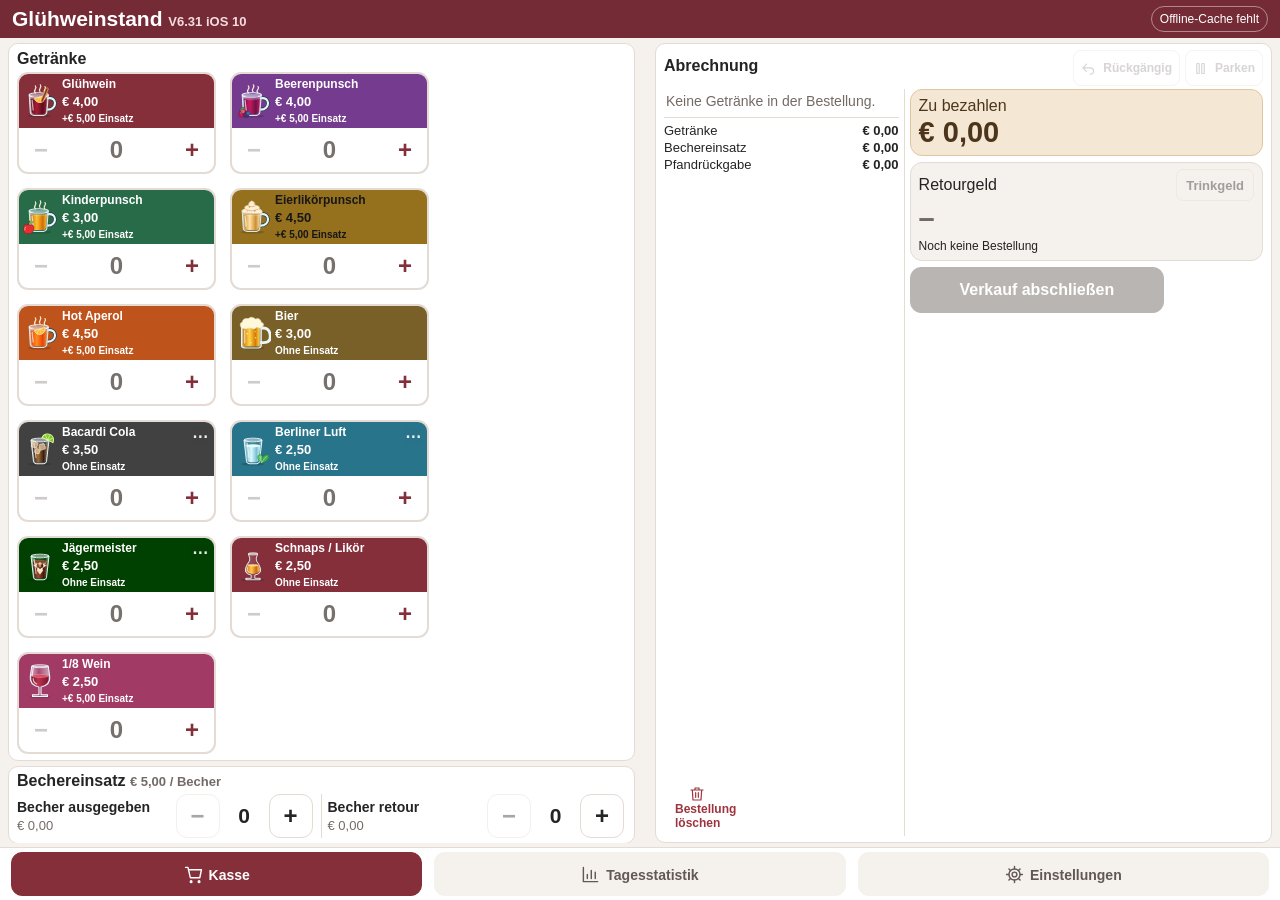
<file: legacy-safari.html>
<!doctype html><html lang="de" manifest="./legacy-safari.appcache"><head><meta charset="utf-8"><meta name="viewport" content="width=device-width,initial-scale=1,viewport-fit=cover"><meta name="theme-color" content="#752b36"><meta name="apple-mobile-web-app-capable" content="no"><meta name="apple-mobile-web-app-title" content="Glühweinstand"><title>Glühweinstand</title><link rel="apple-touch-icon" sizes="152x152" href="./apple-touch-icon.png"><style>
:root{font-family:system-ui,-apple-system,sans-serif;color:#252323;background:#f5f1ed;--red:#852f3b;--line:#e4dbd4;--green:#237047}*{box-sizing:border-box}body{margin:0;padding:env(safe-area-inset-top) env(safe-area-inset-right) env(safe-area-inset-bottom) env(safe-area-inset-left)}button,input{font:inherit}button{cursor:pointer;touch-action:manipulation;min-height:48px;border:1px solid var(--line);border-radius:11px;background:#fff;color:inherit;font-weight:650;padding:10px 14px}button:active{transform:scale(.98)}button:disabled{opacity:.4;cursor:default}header{background:#752b36;color:white;padding:16px max(16px,calc((100% - 1200px)/2));display:flex;align-items:center;justify-content:space-between;gap:12px}h1{font-size:24px;margin:0}small{font-size:13px;color:#746a65}header small{color:#f5dce0}nav{display:flex;gap:8px;max-width:1200px;margin:14px auto;padding:0 16px}nav button{flex:1}nav button.active,.primary{background:var(--red);color:white;border-color:var(--red)}main{max-width:1200px;margin:auto;padding:0 16px 24px}.layout{display:grid;grid-template-columns:1.1fr 1fr;gap:16px}.panel{background:white;border:1px solid var(--line);border-radius:16px;padding:16px;margin-bottom:14px}h2{font-size:19px;margin:0 0 14px}h3{font-size:16px;margin:0 0 8px}.drinks{display:grid;grid-template-columns:repeat(2,1fr);gap:10px}.drink{background:var(--red);color:#fff;border:0;text-align:left;min-height:86px;padding:14px}.drink strong{display:block;font-size:19px}.drink span{display:flex;justify-content:space-between;align-items:center;margin-top:8px}.drink b{font-size:24px}.row{display:flex;align-items:center;gap:10px;padding:10px 0;border-bottom:1px solid var(--line)}.row:last-child{border-bottom:0}.grow{flex:1}.num{font-size:24px;font-weight:700;min-width:30px;text-align:center;font-variant-numeric:tabular-nums}.step{width:48px;padding:0;font-size:24px}.sum{display:flex;justify-content:space-between;gap:12px;margin:9px 0}.total,.change{padding:14px;border-radius:12px;background:#f5f1ed;margin:12px 0}.total strong,.change strong{display:block;font-size:clamp(30px,5vw,44px);font-variant-numeric:tabular-nums;line-height:1.15;margin-top:4px}.change strong{color:var(--green)}.change.bad strong{color:#a52626}input{width:100%;border:1px solid #cfc4bd;border-radius:10px;padding:12px;font-size:22px;background:white;color:inherit}label{display:block;font-weight:650;margin:8px 0}.cashkeys{display:grid;grid-template-columns:repeat(5,1fr);gap:6px;margin:10px 0}.cashkeys button{padding:8px 2px}.wide{width:100%;margin-top:8px}.primary.wide{min-height:58px;font-size:19px}.muted{color:#746a65;font-size:14px}.status{min-height:20px;margin-top:8px;font-size:14px;color:var(--green)}.error{color:#a52626}.hidden{display:none!important}.metrics{display:grid;grid-template-columns:repeat(3,1fr);gap:10px;margin-bottom:14px}.metric{background:#f5f1ed;padding:12px;border-radius:12px}.metric strong{display:block;font-size:26px;margin-top:6px}.export{display:flex;gap:10px;flex-wrap:wrap}.export button{flex:1}.settings-row{display:grid;grid-template-columns:minmax(0,1fr) minmax(70px,120px) 48px;gap:10px;align-items:center;margin-bottom:10px}.settings-row input{font-size:17px;min-width:0}.settings-row .step{color:#852f3b}.settings-head{display:grid;grid-template-columns:minmax(0,1fr) minmax(70px,120px) 48px;gap:10px;color:#746a65;font-size:14px;margin-bottom:6px}.add-product{margin:4px 0 12px;color:var(--red);border:1px dashed var(--red)}.order-name{min-width:0;overflow-wrap:anywhere}.order-row{flex-wrap:wrap}.order-row .step{flex-shrink:0}.pill{font-size:12px;padding:5px 8px;border:1px solid #ffffff70;border-radius:20px;white-space:nowrap}#date{font-size:16px;max-width:200px} @media(max-width:720px){.layout{grid-template-columns:1fr}.metrics{grid-template-columns:1fr 1fr}h1{font-size:20px}header{padding:12px}.drink strong{font-size:17px}}@media(min-width:900px){.drinks{grid-template-columns:repeat(3,1fr)}}
.settings-row,.settings-head{grid-template-columns:minmax(0,1fr) minmax(65px,120px) 104px 48px}.settings-row .deposit-toggle{min-height:48px;padding:8px 5px;font-size:15px;color:#746a65}.settings-row .deposit-toggle[aria-pressed="true"]{background:#e9f3ec;color:#237047;border-color:#a4c7ad}.deposit-toggle:focus-visible{outline:3px solid #852f3b;outline-offset:2px}@media(max-width:480px){.settings-row,.settings-head{grid-template-columns:minmax(0,1fr) 70px 72px 44px;gap:5px}.settings-row .step{width:44px}.settings-row input{padding:10px 6px;font-size:15px}.settings-row .deposit-toggle{font-size:13px}}

/* V5: compact, touch-friendly register with persistent bottom navigation */
:root{background:#f5f1ed}body{padding-bottom:0}header{padding:9px max(16px,calc((100% - 1168px)/2));min-height:48px}h1{font-size:21px}main{padding-top:12px;padding-bottom:calc(88px + env(safe-area-inset-bottom));max-width:1200px}.layout{gap:12px;align-items:start;grid-template-columns:minmax(0,1.08fr) minmax(0,1fr)}.panel{padding:12px;margin-bottom:10px;border-radius:13px}h2{font-size:17px;margin-bottom:10px}.drinks-heading{display:flex;align-items:center;justify-content:space-between}.item-count{font-size:14px;color:#746a65;font-weight:600}.drinks{gap:8px;grid-template-columns:repeat(3,minmax(0,1fr))}.drink-tile{display:grid;grid-template-rows:1fr auto;min-width:0;background:#fff;border:1px solid var(--line);border-radius:11px;overflow:hidden}.drink-tile.selected{border-color:var(--red);box-shadow:inset 0 0 0 1px var(--red)}.drink{width:100%;min-height:86px;padding:9px 10px;border-radius:0;text-align:left;display:flex;flex-direction:column;align-items:flex-start;justify-content:center;gap:3px}.drink strong{font-size:clamp(14px,1.45vw,18px);line-height:1.15;overflow-wrap:anywhere}.drink span.drink-price{display:block;margin:0;font-size:16px}.drink small{font-size:11px;line-height:1.2;color:#f5dce0}.drink-controls{display:grid;grid-template-columns:44px minmax(0,1fr) 44px;align-items:center;gap:0;padding:2px}.drink-controls button{border:0;min-height:44px;width:44px;background:transparent;color:var(--red);border-radius:8px}.drink-controls button:disabled{color:#746a65;opacity:.35}.drink-controls .num{font-size:21px;min-width:0}.row{padding:6px 0}.sum{margin:5px 0;font-size:15px}.total,.change{padding:10px 12px;margin:9px 0}.total strong,.change strong{font-size:clamp(32px,4.4vw,42px)}label{margin:6px 0}#cash{padding:9px 12px;font-size:24px;min-height:48px}.cashkeys{margin:8px 0}.wide{margin-top:6px}.primary.wide{min-height:54px}.status:empty{display:none}.status{min-height:0;margin-top:6px}#discard{font-size:14px;color:#746a65}nav{position:fixed;bottom:0;left:0;right:0;z-index:10;max-width:none;margin:0;gap:6px;padding:8px max(12px,calc((100% - 1168px)/2)) calc(8px + env(safe-area-inset-bottom));background:#fff;border-top:1px solid var(--line);box-shadow:0 -3px 14px #2515170d}nav button{min-width:0;min-height:48px;padding:8px 4px;font-size:15px}nav button:not(.active){border-color:transparent;background:#f5f1ed;color:#625854}nav button.active{background:var(--red);color:#fff} @media(max-width:820px){.layout{grid-template-columns:1fr}.drinks{grid-template-columns:repeat(3,minmax(0,1fr))}.drink strong{font-size:16px}}@media(max-width:480px){main{padding-left:8px;padding-right:8px}.drinks{grid-template-columns:repeat(2,minmax(0,1fr))}nav button{font-size:13px}.drink strong{font-size:15px}.panel{padding:10px}}
@media(min-width:821px) and (max-height:800px){header{min-height:44px;padding-top:6px;padding-bottom:6px}main{padding-top:9px}.panel{padding:10px}.drink{min-height:79px}.total,.change{margin:7px 0;padding:9px 12px}.cashkeys{margin:6px 0}.primary.wide{min-height:50px}}

/* iPhone portrait preview: order and payment are separate screens. */
 #checkoutBar,.back-link{display:none}@media(max-width:600px){:root{--nav-height:64px}body{max-width:520px;margin:auto;background:#f5f1ed}header{min-height:44px;padding:8px 12px}h1{font-size:19px}main{max-width:520px;padding:8px 10px calc(140px + env(safe-area-inset-bottom))}.layout{display:block}.panel{padding:10px;margin-bottom:8px}h2{font-size:16px;margin-bottom:7px}.drinks{grid-template-columns:repeat(2,minmax(0,1fr));gap:7px}.drink{min-height:61px;padding:7px 9px;gap:2px}.drink strong{font-size:16px}.drink span.drink-price{font-size:15px}.drink small{font-size:11px}.drink-controls{padding:0;grid-template-columns:44px 1fr 44px}.drink-controls button{height:44px;min-height:44px}.drink-controls .num{font-size:22px}.row{padding:3px 0;gap:7px}.row .step{width:44px;min-height:44px}.row .grow b{font-size:14px}.row .num{font-size:22px}.row small{font-size:12px}nav{width:min(100%,520px);left:50%;right:auto;transform:translateX(-50%);padding:5px 8px calc(5px + env(safe-area-inset-bottom));gap:5px;min-height:var(--nav-height)}nav button{font-size:12px;min-height:49px;padding:6px 2px}#checkoutBar{position:fixed;z-index:9;bottom:calc(var(--nav-height) + env(safe-area-inset-bottom));left:50%;transform:translateX(-50%);width:min(100%,520px);padding:9px 12px;display:flex;align-items:center;gap:12px;justify-content:space-between;background:#fff;border-top:1px solid var(--line);box-shadow:0 -4px 16px #25151712}#checkoutBar strong{display:block;font-size:27px;line-height:1.1;font-variant-numeric:tabular-nums}#checkoutBar button{min-height:49px;min-width:130px}#checkoutBar small{display:block;font-size:12px;margin-bottom:3px}.back-link{border:0;background:none;padding:0 4px;text-align:left;color:var(--red);margin-bottom:3px}.total strong,.change strong{font-size:40px}.settings-row input{font-size:16px}.settings-head{font-size:12px}.settings-row,.settings-head{grid-template-columns:minmax(0,1fr) 63px 69px 44px;gap:4px}.settings-row .step{width:44px}.settings-row .deposit-toggle{min-height:44px;font-size:13px}.metrics{grid-template-columns:1fr 1fr}.metric strong{font-size:21px}.metric:last-child{grid-column:span 2}.export{display:grid;grid-template-columns:1fr}#paymentPane .panel{padding:14px}#paymentPane .wide{min-height:49px}#paymentPane #cash{font-size:24px}#paymentPane .sum{margin:8px 0}#paymentPane{display:block;scroll-margin-top:12px;scroll-margin-bottom:150px}#checkoutBar{bottom:calc(59px + env(safe-area-inset-bottom))}@media(max-width:360px){.drink strong{font-size:14px}.drink{padding:7px}.settings-row,.settings-head{grid-template-columns:minmax(0,1fr) 55px 62px 44px}} .back-link{display:block}}
@media(max-width:600px){#paymentPane .back-link{display:none}#paymentPane .panel{margin-bottom:16px}main{padding-bottom:calc(160px + env(safe-area-inset-bottom))}#sale:not(.hidden) #paymentPane{display:block}#sale:not(.hidden) #orderPane{display:block}}
@media(max-width:600px){#checkoutBar{justify-content:center;text-align:center;padding:7px 12px}#checkoutBar strong{font-size:27px}}

/* Legacy Safari: explicit colors and flex layout; no CSS Grid required. */
body{background:#f5f1ed;color:#252323;font-family:-apple-system,Arial,sans-serif}
button{border-color:#e4dbd4}button:disabled{opacity:.4}
.drink,.primary,nav button.active{background:#852f3b;color:#fff;border-color:#852f3b}
.panel,.drink-tile,.row,nav{border-color:#e4dbd4}
.drink-tile.selected{border-color:#852f3b}
.drink-controls button{color:#852f3b}.change strong{color:#237047}
#checkoutBar,.back-link{display:none!important}
main{padding-bottom:100px}
.layout{display:block}
.drinks{display:flex;flex-wrap:wrap;margin:-4px}
.drink-tile{display:block;width:calc(50% - 8px);margin:4px}
.drink{display:block;min-height:64px}.drink strong{font-size:16px}.drink span.drink-price{display:block}
.drink-controls{display:flex;align-items:center;justify-content:space-between}
.drink-controls .num{flex:1}
.cashkeys{display:flex}.cashkeys button{flex:1;margin-right:4px}
.metrics{display:flex;flex-wrap:wrap}.metric{flex:1;margin:4px;min-width:120px}
.settings-row,.settings-head{display:flex;align-items:center}
.settings-row input:first-child,.settings-head span:first-child{flex:1;width:0}
.settings-row input:nth-child(2),.settings-head span:nth-child(2){width:70px;flex:none;margin-left:5px}
.settings-row .deposit-toggle,.settings-head span:nth-child(3){width:90px;flex:none;margin-left:5px}
.settings-row .step,.settings-head span:nth-child(4){width:44px;flex:none;margin-left:5px}
nav button{margin:0 3px}.row .step{margin:0 4px}.row .grow{flex:1}
.total strong,.change strong{font-size:34px}.status{color:#237047}
@media(min-width:768px){body,main{max-width:1200px}.layout{display:flex;align-items:flex-start}.layout>#orderPane{width:54%;padding-right:6px}.layout>#paymentPane{width:46%;padding-left:6px}.drink-tile{width:calc(33.333% - 8px)}.drink{min-height:76px}.drink strong{font-size:15px}.drink-controls button{width:40px;min-height:44px}.drink-controls .num{font-size:20px}.panel{padding:10px}.total strong,.change strong{font-size:36px}}
@media(max-width:767px){#checkoutBar{display:flex!important;justify-content:center;text-align:center;bottom:64px;padding:7px 12px}main{padding-bottom:170px}.layout{display:block}.drink-tile{width:calc(50% - 8px)}}
@media(min-width:601px) and (max-width:767px){.drink-tile{width:calc(33.333% - 8px)}}
@media(max-width:767px){#paymentPane{display:block!important}#orderPane{display:block!important}}
/* V6.9: Vollbreite und stabile Touch-Bedienung auf iOS 10. */
html,body{margin:0;padding:0;max-width:none;-webkit-text-size-adjust:100%}
main{width:100%;max-width:1200px;padding:10px 12px 86px;box-sizing:border-box}
#sale.layout{display:block!important}
#sale.layout.hidden{display:none!important}
#sale>#orderPane,#sale>#paymentPane{display:block!important;width:100%!important;padding:0!important;min-width:0;box-sizing:border-box}
#checkoutBar,.back-link{display:none!important}
.drinks{display:-webkit-flex;display:flex;-webkit-flex-wrap:wrap;flex-wrap:wrap;margin:-4px}
.drink-tile{width:calc(33.3333% - 8px);margin:4px;box-sizing:border-box}
.drink{min-height:76px;padding:8px 10px}
.drink strong{font-size:17px;white-space:normal;word-wrap:break-word;line-height:1.2}
.drink-controls{height:46px}
.drink-controls button{width:52px;height:46px;min-height:46px;font-size:24px}
.drink-controls .num{font-size:23px}
.panel{padding:12px;margin-bottom:10px}
#paymentPane .sum{margin:4px 0}
#paymentPane .total,#paymentPane .change{margin:6px 0;padding:8px 12px}
#paymentPane .total strong,#paymentPane .change strong{font-size:32px}
#paymentPane .cashkeys button{min-height:44px}
#paymentPane .wide{min-height:46px}
button:active{transform:none;-webkit-transform:none}
button{transition:none;-webkit-transition:none;touch-action:manipulation}
.drink-tile.selected{box-shadow:none;border:2px solid #852f3b}
.drink-tile:not(.selected){border:2px solid #e4dbd4}
nav{box-shadow:none}
@media(max-width:540px){.drink-tile{width:calc(50% - 8px)}.drink strong{font-size:15px}.drink-controls button{width:44px}}
/* V6.10: kompakte iPad-Kasse; 6 Getränke, Pfand und Abschluss auf einer Seite. */
header{min-height:38px;padding:5px 12px}
main{padding:7px 9px 64px}
#sale .panel{padding:8px 10px;margin-bottom:7px}
#sale h2{font-size:16px;margin:0 0 5px}
#sale .drinks{margin:-3px}
#sale .drink-tile{width:calc(33.3333% - 6px);margin:3px}
#sale .drink{min-height:54px;padding:5px 9px}
#sale .drink strong{font-size:16px;line-height:1.15}
#sale .drink span.drink-price{font-size:15px;line-height:1.15}
#sale .drink small{font-size:11px;line-height:1.1}
#sale .drink-controls{height:44px;padding:0}
#sale .drink-controls button{min-height:44px;height:44px;width:52px}
#sale .drink-controls .num{font-size:22px}
.cup-columns,.payment-columns,.payment-actions{display:-webkit-flex;display:flex;-webkit-align-items:flex-start;align-items:flex-start}
.cup-columns>.row{width:50%;min-width:0;margin:0;border-bottom:0;padding:0 6px}
.cup-columns>.row:first-child{border-right:1px solid #e4dbd4;padding-left:0}
.cup-columns>.row:last-child{padding-right:0}
.cup-columns .row .step{width:44px;min-height:44px;margin:0 2px}
.cup-columns .row .num{font-size:21px;min-width:25px}
.cup-columns .row .grow b{font-size:14px}
.payment-summary,.payment-money{width:50%;min-width:0;box-sizing:border-box}
.payment-summary{padding-right:9px}
.payment-money{padding-left:9px;border-left:1px solid #e4dbd4}
#paymentPane .sum{margin:3px 0;font-size:13px}
#paymentPane .total,#paymentPane .change{margin:5px 0;padding:6px 9px}
#paymentPane .total strong,#paymentPane .change strong{font-size:29px;line-height:1.1;margin-top:1px}
#paymentPane label{font-size:14px;margin:0 0 3px}
#paymentPane #cash{height:44px;min-height:44px;font-size:19px;padding:5px 8px}
#paymentPane .cashkeys{margin:4px 0;gap:0}
#paymentPane .cashkeys button{font-size:13px;min-height:44px;height:44px;padding:3px 1px;margin-right:3px}
#paymentPane .cashkeys button:last-child{margin-right:0}
#paymentPane #exact{margin:0;min-height:44px;font-size:14px;padding:4px}
.payment-actions{margin-top:5px}
.payment-actions #finish{width:65%;margin:0 5px 0 0;min-height:46px;font-size:16px}
.payment-actions #discard{width:35%;margin:0;min-height:46px;font-size:13px}
#paymentPane #status{font-size:12px;margin-top:3px}
nav{padding:4px 9px;background:#fff}
nav button{min-height:46px;font-size:14px}
@media(max-width:540px){#sale .drink-tile{width:calc(50% - 6px)}.cup-columns,.payment-columns{display:block}.cup-columns>.row,.payment-summary,.payment-money{width:100%;padding:0!important;border:0!important}.cup-columns>.row{margin:4px 0}.payment-money{margin-top:4px}}
/* V6.15: custom colors, reorder, ranking. */
.settings-row{display:block!important;border:1px solid #e4dbd4;border-radius:10px;padding:7px;margin-bottom:8px}
.settings-main{display:flex;align-items:center;width:100%;gap:5px}
.settings-main input:first-child{flex:1;min-width:0;width:0}
.settings-main input:nth-child(2){width:78px;flex:none;margin-left:4px}
.settings-main .deposit-toggle{width:82px;flex:none;margin-left:4px}
.settings-main .step{width:42px;flex:none;margin-left:4px}
.settings-tools{display:flex;align-items:center;margin-top:5px}
.settings-tools button{min-height:40px;margin-right:5px;padding:4px 9px}
.settings-tools .color-button{flex:1;margin-right:0}
.color-editor{padding:6px 0}.color-editor input[type=color]{width:75px;height:44px;padding:3px;margin-right:5px}.color-editor input[aria-label="Hex-Farbcode"]{width:130px;font-size:16px;padding:8px}
.rgb-line{display:flex;align-items:center;font-size:13px}.rgb-line span{width:48px}.rgb-line input{flex:1;min-width:0;padding:0;width:auto;margin:0 8px;height:30px}
#rankBy{font:inherit;padding:8px;background:white;border:1px solid #e4dbd4;border-radius:8px;width:100%;max-width:280px}
.rank-item{margin:9px 0}.rank-line{display:flex;align-items:center;gap:8px;font-size:14px}.rank-line .grow{flex:1}.rank-track{height:7px;background:#eee4df;border-radius:5px;margin-top:4px;overflow:hidden}.rank-fill{height:7px;background:#852f3b;border-radius:5px}
@media(max-width:480px){.settings-main input:nth-child(2){width:65px}.settings-main .deposit-toggle{width:68px}.settings-main .step{width:38px}.settings-main input{font-size:14px;padding:7px 4px}.settings-main .deposit-toggle{font-size:12px}.settings-head{display:none}}
/* V6.16 action menu */
.drink-tile{position:relative}.drink-tile.has-actions .drink{padding-right:37px;-webkit-touch-callout:none;-webkit-user-select:none;user-select:none}.action-more{position:absolute;right:4px;top:4px;min-width:30px;min-height:30px;height:30px;padding:0 5px;background:#ffffffed;color:#252323;border:1px solid #ffffff;border-radius:7px;font-size:20px;line-height:1;z-index:1}
.action-overlay{position:fixed;top:0;right:0;bottom:0;left:0;background:rgba(33,21,27,.72);display:flex;align-items:center;justify-content:center;z-index:100;padding:14px}.action-modal{background:white;border-radius:14px;padding:18px;width:100%;max-width:390px;max-height:90%;overflow:auto;color:#252323}.action-modal .wide{min-height:48px}.action-modal p{margin:4px 0 8px}.action-line{display:flex;align-items:center;gap:6px;background:#f5f1ed;border-radius:8px;margin:4px 0;padding:5px 8px;font-size:13px}.action-line .step{min-width:38px;width:38px;min-height:38px;margin-left:6px}.action-line .grow{flex:1}.action-editor{padding:5px 0}.action-setting{border:1px solid #e4dbd4;border-radius:8px;margin:6px 0;padding:8px}.action-field{display:flex;align-items:center;font-size:13px}.action-field span{width:42%;min-width:100px}.action-field input{flex:1;min-width:0;font-size:16px;padding:6px}.settings-tools .action-edit-button{margin-left:5px;margin-right:0;font-size:13px}.settings-tools .color-button{min-width:0;font-size:13px}.action-modal .muted{font-size:13px}
/* V6.17: wider promotion fields, discreet action and undo icons. */
#settings .action-setting .action-field{display:flex;align-items:center;width:100%;margin:5px 0;gap:8px}
#settings .action-setting .action-field>span{width:34%;min-width:104px;max-width:200px;flex:none}
#settings .action-setting .action-field>input{width:100%;min-width:0;max-width:none;flex:1 1 0%;margin:0 0 0 6px;padding:8px;font-size:16px}
#settings .action-setting .action-field:not(:first-child)>input{max-width:160px}
#settings .action-setting .action-field:first-child>input{max-width:none}
#sale .drink-tile.has-actions .drink{padding-right:25px}
#sale .action-more{top:0;right:0;width:28px;min-width:28px;height:31px;min-height:31px;padding:0;border:0;border-radius:5px;background:transparent;font-size:16px;font-weight:700;line-height:1;opacity:.9}
#sale .action-more:focus{outline:1px solid currentColor;outline-offset:-3px}
#paymentPane .payment-heading{display:flex;align-items:center;justify-content:space-between;min-height:34px;margin:0 0 5px}
#paymentPane .payment-heading h2{margin:0}
#paymentPane .undo-small{display:flex;align-items:center;justify-content:center;width:34px;min-width:34px;height:34px;min-height:34px;padding:0;margin:0;background:transparent;color:#746a65;border:1px solid #e4dbd4;border-radius:8px}
#paymentPane .undo-small:disabled{opacity:.28}
#paymentPane .undo-small svg{pointer-events:none;display:block}
@media(max-width:480px){#settings .action-setting .action-field>span{width:38%;min-width:95px}#settings .action-setting .action-field>input{margin-left:3px}}
/* V6.18 */
#settings .settings-main{display:flex;align-items:center;gap:4px;flex-wrap:nowrap}
#settings .settings-main>input:first-child{flex:1 1 90px;width:0;min-width:65px}
#settings .settings-main>input:nth-child(2){width:70px;flex:none;margin:0}
#settings .settings-main>.deposit-toggle{width:70px;min-width:55px;margin:0;font-size:13px}
#settings .settings-main>button:not(.deposit-toggle){width:34px;min-width:30px;min-height:40px;padding:0;margin:0;font-size:17px;flex:none}
#settings .settings-main>.step{color:#a52626}
#settings .settings-extra{padding-top:6px}
#settings .settings-tools{margin:0 0 5px}
#settings .settings-tools button{flex:1}
#settings .sold-label{display:flex;align-items:center;font-size:14px;gap:7px}
#settings .sold-label input,.pref-check input{width:22px;height:22px;min-height:0;flex:none;margin:0 8px 0 0}
#sale .sold-out .drink{background:#777!important;color:#fff!important}
#sale .sold-out .drink small{color:#fff!important}
#sale .sold-out .drink:disabled{opacity:.75}
#sale .sold-out .action-more{display:none}
#paymentPane .heading-tools{display:flex;align-items:center;gap:4px}
#paymentPane .mini-tool,.mini-tool{min-width:34px;width:auto;height:34px;min-height:34px;padding:0 7px;background:transparent;color:#746a65;border:1px solid #e4dbd4;border-radius:8px;font-size:17px;line-height:1}
#paymentPane .mini-tool:disabled{opacity:.28}
#basketToggle{display:flex;justify-content:space-between;align-items:center;width:100%;padding:0;border:0;background:transparent;text-align:left;min-height:26px;height:auto;font-size:inherit;font-weight:normal;color:inherit}
#basketDetails,.recent-detail{padding:5px 8px;background:#f5f1ed;border-radius:7px;font-size:13px}
#basketDetails .sum,.recent-detail .sum{gap:6px}
.cash-extra{display:flex;gap:5px}
.cash-extra button{flex:1;min-width:0;margin:4px 0 0!important}
.park-entry{display:flex;align-items:center;gap:7px;padding:7px 0;border-bottom:1px solid #e4dbd4}
.park-entry .grow{flex:1}.park-entry small{display:block;margin-top:3px}
.pref-check{display:flex;align-items:center;font-size:15px}.pref-group{border-top:1px solid #e4dbd4;margin-top:12px;padding-top:12px}
#testBanner{background:#e6c16a;color:#493400;padding:5px 10px;text-align:center;font-weight:bold;font-size:14px}
#testBanner button{min-height:30px;padding:3px 8px;margin-left:10px;font-size:13px}
body.night-mode,body.night-mode main{background:#18181b;color:#f1eeeb}
body.night-mode .panel,body.night-mode .drink-tile,body.night-mode nav,body.night-mode .action-modal{background:#27272a;color:#f1eeeb;border-color:#4c4c50}
body.night-mode .total,body.night-mode .change,body.night-mode .metric,body.night-mode #basketDetails,body.night-mode .recent-detail,body.night-mode .action-line,body.night-mode #checkoutBar{background:#36363a;color:#f1eeeb;border-color:#525257}
body.night-mode button:not(.drink):not(.primary):not(.action-more):not(.color-button),body.night-mode input,body.night-mode select,body.night-mode textarea{background:#303034;color:#f1eeeb;border-color:#57575d}
body.night-mode nav button.active{background:#852f3b!important;color:white}
body.night-mode .muted,body.night-mode small,body.night-mode .item-count{color:#c5c2c0}
body.night-mode .change strong,body.night-mode .status{color:#83d9a5}
body.night-mode .change.bad strong,body.night-mode .error{color:#ff9e9e}
body.night-mode .row,body.night-mode .settings-row,body.night-mode .action-setting,body.night-mode .pref-group,body.night-mode .park-entry{border-color:#515157}
@media(max-width:520px){#settings .settings-main{flex-wrap:wrap}#settings .settings-main>input:first-child{flex:1 1 105px}#settings .settings-main>input:nth-child(2){width:62px}#settings .settings-main>.deposit-toggle{width:57px}#settings .settings-main>button:not(.deposit-toggle){width:31px;min-width:31px}}
/* V6.19 */
#settings .settings-extra .delete-product{display:block;width:100%;min-height:36px;margin:7px 0 0;padding:5px 10px;font-size:14px;color:#a52626;border-color:#cfa6a6;background:transparent}
#settings .settings-main .product-name-input{font-weight:650}
#settings .settings-main .product-name-input::placeholder{color:inherit;opacity:.7}
#basketDetails{background:transparent;padding:2px 0 7px;margin-bottom:5px;border-bottom:1px solid #e4dbd4;border-radius:0}
#basketDetails p{margin:2px 0}
#basketDetails .basket-row,.park-items .basket-row{align-items:center;margin:4px 0;font-size:14px;gap:6px}
.basket-row .grow{flex:1;min-width:0;overflow-wrap:break-word}.basket-row b{white-space:nowrap}
#paymentPane .basket-minus{width:29px;min-width:29px;height:29px;min-height:29px;padding:0;margin:0 0 0 3px;font-size:17px}
#parkPanel h2{margin:0 0 6px}#parkInfo:empty{display:none}
.park-card{border:1px solid #e4dbd4;border-radius:9px;padding:9px;margin:7px 0}
.park-head,.park-foot{display:flex;align-items:center;justify-content:space-between;gap:5px}
.park-head small{white-space:nowrap}.park-items{margin:5px 0}.park-items>small{display:block;margin:3px 0}.park-total{flex:1;font-size:19px}
#sale>#paymentPane.has-parked{position:static}
html.night-mode{background:#18181b!important;color:#f1eeeb;color-scheme:dark}
body.night-mode{background:#18181b!important;color:#f1eeeb!important;min-height:100vh}
body.night-mode header{background:#54262e;color:#fff}
body.night-mode #settings .settings-main .deposit-toggle[aria-pressed="true"]{background:#214737;color:#b1ebc9;border-color:#56826a}
body.night-mode #settings .settings-extra .delete-product{background:transparent;color:#ff9e9e;border-color:#87535a}
body.night-mode #basketDetails{background:transparent;border-color:#515157}
body.night-mode .park-card{background:#303034;color:#f1eeeb;border-color:#515157}
body.night-mode #rankBy{background:#303034;color:#f1eeeb;border-color:#57575d}
body.night-mode #discard,body.night-mode .undo-small,body.night-mode .mini-tool,body.night-mode .settings-head{color:#e1ddda}
body.night-mode .drink-controls button:disabled{color:#a4a1a0}body.night-mode .rank-track{background:#4a4a4f}
body.night-mode .sum,body.night-mode label{color:inherit}
/* V6.22: optional tip calculator */
.tip-heading{display:flex;align-items:center;justify-content:space-between;gap:6px}
#paymentPane .tip-toggle{min-height:32px;height:32px;padding:3px 9px;margin:0;font-size:13px;border-radius:7px;background:transparent}
#tipRow{align-items:center;gap:6px}#tipRow>span{flex:1}
#tipPanel{border-top:1px solid #d8cec8;margin-top:10px;padding-top:8px}
.tip-modes,.tip-quick{display:flex;margin:4px 0;gap:4px}
.tip-modes button,.tip-quick button{flex:1;min-width:0;min-height:42px;padding:5px 4px;font-size:14px;margin:0 2px 0 0}
.tip-modes button[aria-pressed="true"]{background:#852f3b;color:#fff;border-color:#852f3b}
#tipInput{font-size:17px;padding:9px;min-height:42px}
#tipPanel .wide{font-size:14px;min-height:42px}
body.night-mode #tipPanel{border-color:#515157}
body.night-mode .tip-modes button[aria-pressed="true"]{background:#852f3b;color:#fff}

/* V6.24: embedded, single-drink illustrations; no extra network requests. */
#sale .drink.pictured{position:relative;min-height:84px;padding-left:68px;padding-right:6px;box-sizing:border-box;text-align:left}
#sale .drink-tile.has-actions .drink.pictured{padding-right:21px}
#sale .drink-picture{display:block;position:absolute;left:4px;top:50%;width:61px;height:72px;margin:0;transform:translateY(-50%);pointer-events:none;-webkit-user-select:none;user-select:none}
#sale .drink.pictured strong{display:block;max-width:100%;font-size:15px;line-height:1.13;white-space:normal;overflow-wrap:break-word;word-wrap:break-word}
#sale .drink.pictured .drink-price{display:block;margin:2px 0 0;font-size:15px;line-height:1.15}
#sale .drink.pictured small{display:block;font-size:10px;line-height:1.2;margin:2px 0 0;white-space:normal}
#sale .sold-out .drink-picture{opacity:.42;filter:grayscale(1)}
@media(min-width:1000px){#sale .drink.pictured{padding-left:82px;min-height:88px}#sale .drink-picture{width:72px;height:76px;left:5px}#sale .drink.pictured strong{font-size:16px}}
@media(max-width:600px){#sale .drink.pictured,body.mobile-layout #sale .drink.pictured{min-height:90px;padding-left:56px;padding-right:5px}#sale .drink-tile.has-actions .drink.pictured,body.mobile-layout #sale .drink-tile.has-actions .drink.pictured{padding-right:19px}#sale .drink-picture{width:51px;height:65px;left:2px}#sale .drink.pictured strong,body.mobile-layout #sale .drink.pictured strong{font-size:14px}#sale .drink.pictured .drink-price,body.mobile-layout #sale .drink.pictured .drink-price{font-size:14px}#sale .drink.pictured small{font-size:10px}}
@media(max-width:360px){#sale .drink.pictured,body.mobile-layout #sale .drink.pictured{padding-left:47px}#sale .drink-picture{width:43px;height:57px}#sale .drink.pictured strong,body.mobile-layout #sale .drink.pictured strong{font-size:13px}}

/* V6.26: stress-resistant visual hierarchy, no audio or vibration. */
.ui-icon{display:inline-block;vertical-align:middle;flex:none;pointer-events:none}
#sale .drink-tile.selected{border-color:#2c995d!important;box-shadow:inset 0 0 0 2px #2c995d}
#sale .drink-tile.selected .drink-controls{background:#d8f0df;color:#164d31}
#sale .drink-tile.selected .drink-controls button{color:#17613a;background:transparent}
#sale .drink-tile .drink-controls .num{font-size:25px;font-weight:800;font-variant-numeric:tabular-nums}
#sale .drink-tile.selected .num{color:#15542f}
body.night-mode #sale .drink-tile.selected{border-color:#70d99a!important;box-shadow:inset 0 0 0 2px #70d99a}
body.night-mode #sale .drink-tile.selected .drink-controls{background:#214732;color:#b8e5c8}
body.night-mode #sale .drink-tile.selected .drink-controls .num,body.night-mode #sale .drink-tile.selected .drink-controls button{color:#b8e5c8;background:transparent}
#sale .drink-tile:not(.selected) .num{color:#77716d}
body.night-mode #sale .drink-tile:not(.selected) .num{color:#a6a3a1}
#paymentPane .heading-tools{display:flex;align-items:center;gap:5px}
#paymentPane .heading-tools .undo-small,#paymentPane .heading-tools .mini-tool{display:flex;align-items:center;justify-content:center;min-width:0;width:auto;height:36px;min-height:36px;padding:4px 7px;font-size:12px;white-space:nowrap;gap:4px}
#paymentPane .heading-tools .ui-icon{width:15px;height:15px;margin-right:3px}
#paymentPane .basket-minus.trash-position{width:34px;min-width:34px;height:34px;min-height:34px;color:#a52626;display:flex;align-items:center;justify-content:center}
#paymentPane .basket-minus.trash-position .ui-icon{width:16px;height:16px}
body.night-mode #paymentPane .basket-minus.trash-position{color:#f3b2b2}
#paymentPane #discard{width:auto;display:block;min-height:36px;margin:7px auto 0;padding:5px 10px;font-size:12px;background:transparent;border-color:transparent;color:#9d343d}
body.night-mode #paymentPane #discard{background:transparent;color:#ecb5b5;border-color:transparent}
#paymentPane .total{background:#f4e7d3;color:#4c351c;border:1px solid #e1c6a3}
#paymentPane .total strong,#paymentPane .change strong{font-size:40px;line-height:1.08;font-weight:800}
#paymentPane .change{border:1px solid #e4dbd4}
#paymentPane .change.pay-short{background:#fce6e7;color:#8d222e;border-color:#df9ca3}
#paymentPane .change.pay-short strong{color:#a52626}
#paymentPane .change.pay-ready{background:#e0f2e5;color:#165735;border-color:#a5d0b2}
#paymentPane .change.pay-ready strong{color:#17623a}
#paymentPane .change.pay-refund{background:#e1edf8;color:#254c73;border-color:#a9c5e0}
#paymentPane .change.pay-refund strong{color:#254c73}
#paymentPane .change.pay-neutral strong{color:#746a65}
#paymentState{display:block;font-size:12px;line-height:1.25;margin-top:4px;color:inherit}
#paymentPane #finish:not(:disabled){background:#237047;color:#fff;border-color:#237047;opacity:1}
#paymentPane #finish:disabled{background:#99938e;color:#fff;border-color:#99938e;opacity:.68}
body.night-mode #paymentPane .total{background:#3b342c;color:#f8e6c9;border-color:#796348}
body.night-mode #paymentPane .change.pay-short{background:#54272c;color:#ffd1d1;border-color:#97545b}
body.night-mode #paymentPane .change.pay-short strong{color:#ffb8b8}
body.night-mode #paymentPane .change.pay-ready{background:#214732;color:#b8e5c8;border-color:#478260}
body.night-mode #paymentPane .change.pay-ready strong{color:#b8e5c8}
body.night-mode #paymentPane .change.pay-refund{background:#28425b;color:#badcff;border-color:#557b9e}
body.night-mode #paymentPane .change.pay-refund strong{color:#badcff}
body.night-mode #paymentPane .change.pay-neutral strong{color:#c5c2c0}
body.night-mode #paymentPane #finish:disabled{background:#48484b;color:#bdbdbd;border-color:#5b5b5d;opacity:1}
#paymentPane .cashkeys button.note-5{background:#62696d;color:#fff;border-color:#62696d}
#paymentPane .cashkeys button.note-10{background:#a44941;color:#fff;border-color:#a44941}
#paymentPane .cashkeys button.note-20{background:#346591;color:#fff;border-color:#346591}
#paymentPane .cashkeys button.note-50{background:#9a5d26;color:#fff;border-color:#9a5d26}
#paymentPane .cashkeys button.note-100{background:#37734a;color:#fff;border-color:#37734a}
#paymentPane .cashkeys button.note-200{background:#82742b;color:#fff;border-color:#82742b}
#paymentPane .cashkeys button.note-500{background:#735286;color:#fff;border-color:#735286}
body.night-mode #paymentPane .cashkeys button.note-5{background:#62696d;color:#fff;border-color:#62696d}
body.night-mode #paymentPane .cashkeys button.note-10{background:#a44941;color:#fff;border-color:#a44941}
body.night-mode #paymentPane .cashkeys button.note-20{background:#346591;color:#fff;border-color:#346591}
body.night-mode #paymentPane .cashkeys button.note-50{background:#9a5d26;color:#fff;border-color:#9a5d26}
body.night-mode #paymentPane .cashkeys button.note-100{background:#37734a;color:#fff;border-color:#37734a}
body.night-mode #paymentPane .cashkeys button.note-200{background:#82742b;color:#fff;border-color:#82742b}
body.night-mode #paymentPane .cashkeys button.note-500{background:#735286;color:#fff;border-color:#735286}
#cashFeedback{float:right;color:#237047;font-size:13px;font-weight:750;min-height:16px}
#drinkFeedback{font-size:12px;color:#237047;font-weight:650;overflow:hidden;white-space:nowrap;text-overflow:ellipsis;max-width:46%;margin-left:auto;margin-right:7px}
body.night-mode #cashFeedback,body.night-mode #drinkFeedback{color:#9de7b8}
#saleSuccess{position:fixed;z-index:90;top:56px;left:50%;transform:translateX(-50%);width:calc(100% - 24px);max-width:340px;pointer-events:none;background:#214732;color:#e4faeb;border:1px solid #70c990;border-radius:12px;padding:12px 16px;text-align:center;box-shadow:0 6px 18px #0004}
#saleSuccess .success-top{display:flex;align-items:center;justify-content:center;font-weight:750;font-size:17px}
#saleSuccess .ui-icon{margin-right:7px}#saleSuccess strong{display:block;font-size:32px;margin:3px 0}#saleSuccess small{color:#c2e6d0;display:block}
#settings .setting-category{border:1px solid #e4dbd4;border-radius:10px;margin-bottom:8px;overflow:hidden}
#settings .category-toggle{display:flex;align-items:center;text-align:left;width:100%;border:0;border-radius:0;background:#fff;min-height:60px;padding:10px 12px;color:inherit}
#settings .category-toggle .ui-icon{margin-right:12px;width:23px;height:23px;color:#746a65}
#settings .category-text{flex:1;min-width:0;display:block}#settings .category-text b{display:block;font-size:16px}#settings .category-text small{display:block;font-size:12px;line-height:1.25;margin-top:3px;font-weight:400}
#settings .category-arrow{margin-left:8px;color:#746a65;font-size:17px}
#settings .category-toggle[aria-expanded="true"] .category-arrow{transform:rotate(180deg)}
#settings .category-body{border-top:1px solid #e4dbd4;padding:12px}
body.night-mode #settings .setting-category,body.night-mode #settings .category-body{border-color:#515157}
body.night-mode #settings .category-toggle{background:#303034;color:#f1eeeb}
body.night-mode #settings .category-toggle .ui-icon,body.night-mode #settings .category-arrow{color:#c5c2c0}
nav button .ui-icon{width:19px;height:19px;margin-right:6px;vertical-align:middle}
nav button span{vertical-align:middle}
@media(max-width:600px){nav button .ui-icon{display:block;margin:0 auto 3px;width:18px;height:18px}nav button span{display:block;font-size:12px}#paymentPane .total strong,#paymentPane .change strong,body.mobile-layout #paymentPane .total strong,body.mobile-layout #paymentPane .change strong{font-size:36px}#paymentPane .heading-tools .undo-small,#paymentPane .heading-tools .mini-tool{font-size:11px;padding:4px 5px}#settings .category-body{padding:8px}}

/* V6.26: keyboard-free cash and tip entry, ES5/iOS 10-compatible. */
#cashOpen{display:flex;width:100%;min-height:48px;align-items:center;justify-content:space-between;text-align:left;font-size:24px;font-weight:700;padding:9px 12px;border:1px solid #cfc4bd;background:#fff}
#cashOpen svg{flex:none;margin-left:6px;pointer-events:none;color:#746a65}
#cashOpen.empty #cashDisplay{color:#8a817c;font-weight:500}
body.night-mode #cashOpen{background:#303034;color:#f1eeeb;border-color:#57575d}
body.night-mode #cashOpen svg,body.night-mode #cashOpen.empty #cashDisplay{color:#c5c2c0}
#tipQuick .tip-choice{display:flex;flex-direction:column;align-items:center;justify-content:center;min-height:56px;line-height:1.2}
#tipQuick .tip-choice b{font-size:15px}#tipQuick .tip-choice small{font-size:10px;display:block;margin-top:4px;font-weight:400;color:inherit;opacity:.88}
#tipHelp{font-size:12px;margin:5px 0;color:inherit}
#tipCustom{display:block;min-height:44px}
#numberOverlay{z-index:120}
#numberOverlay .number-modal{box-sizing:border-box;max-width:370px;padding:14px;max-height:94%;overflow:auto}
#numberContext{margin:4px 0 8px}
#numberValue{border:1px solid #cfc4bd;background:#f5f1ed;border-radius:9px;padding:10px 12px;font-size:32px;line-height:1.12;font-weight:750;text-align:right;min-height:58px;font-variant-numeric:tabular-nums}
#numberValue.replace-ready{border-color:#852f3b}
.number-keys{display:flex;flex-wrap:wrap;margin:6px -3px 0}
.number-keys button{width:calc(33.3333% - 6px);margin:3px;min-height:52px;height:52px;padding:3px;font-size:24px}
.number-tools{display:flex;align-items:stretch;margin:4px -3px 0}
.number-tools button{flex:1;min-width:0;margin:3px;padding:6px 3px;min-height:46px;font-size:13px}
#numberOK:not(:disabled){background:#237047;color:#fff;border-color:#237047}
.number-preview{font-size:13px;font-weight:650;min-height:16px;margin:6px 0 0;color:#237047}
#numberError{font-size:13px;margin:4px 0 0}
body.night-mode #numberValue{background:#303034;color:#f1eeeb;border-color:#57575d}
body.night-mode #numberValue.replace-ready{border-color:#b9707b}
body.night-mode .number-preview{color:#a0edb9}
@media(max-height:500px){#numberOverlay .number-modal{padding:9px}.number-keys button{height:37px;min-height:37px;font-size:20px}#numberValue{min-height:44px;font-size:25px;padding:6px}.number-tools button{min-height:38px}#numberContext{margin:2px 0}}

/* V6.27 – iPad single-screen cash register. Flexbox works on iOS 10. */
@media(min-width:600px){
body.ipad-register{overflow:hidden}
body.ipad-register main{width:100%;max-width:none;box-sizing:border-box;padding:5px 8px 4px;overflow:hidden}
body.ipad-register #sale.layout{height:100%;display:-webkit-flex!important;display:flex!important;-webkit-flex-direction:column;flex-direction:column;min-height:0}
body.ipad-register #sale.layout.hidden{display:none!important}
body.ipad-register #sale>#orderPane{flex:0 0 auto;-webkit-flex:0 0 auto}
body.ipad-register #sale>#paymentPane{display:-webkit-flex!important;display:flex!important;-webkit-flex-direction:column;flex-direction:column;flex:1 1 0%;-webkit-flex:1 1 0%;min-height:0;position:static}
body.ipad-register #sale .panel{padding:6px 8px;margin:0 0 5px;border-radius:10px}
body.ipad-register #sale h2{font-size:16px;margin:0 0 4px}
body.ipad-register #sale .drinks{display:-webkit-flex;display:flex;-webkit-flex-wrap:wrap;flex-wrap:wrap;margin:-3px}
body.ipad-register #sale .drink-tile{width:calc(20% - 6px);margin:3px;min-width:0;display:block;box-sizing:border-box}
body.ipad-register #sale .drink,body.ipad-register #sale .drink.pictured{display:block;position:relative;height:83px;min-height:83px;padding:5px 3px;box-sizing:border-box;text-align:center}
body.ipad-register #sale .drink-tile.has-actions .drink.pictured{padding:5px 3px}
body.ipad-register #sale .drink-picture{position:static;width:34px;height:34px;transform:none;-webkit-transform:none;margin:0 auto;display:block}
body.ipad-register #sale .drink.pictured{display:-webkit-flex;display:flex;-webkit-flex-direction:column;flex-direction:column;-webkit-align-items:center;align-items:center;-webkit-justify-content:center;justify-content:center}
body.ipad-register #sale .drink.pictured .drink-picture{-webkit-order:-1;order:-1;flex:none;-webkit-flex:none}
body.ipad-register #sale .drink strong,body.ipad-register #sale .drink.pictured strong{font-size:13px;line-height:1.12;max-width:100%;word-wrap:break-word;white-space:normal}
body.ipad-register #sale .drink span.drink-price,body.ipad-register #sale .drink.pictured .drink-price{font-size:13px;line-height:1.12;margin:1px 0 0}
body.ipad-register #sale .drink small,body.ipad-register #sale .drink.pictured small{font-size:10px;line-height:1.1;margin:1px 0 0}
body.ipad-register #sale .drink-controls{height:44px}
body.ipad-register #sale .drink-controls button{height:44px;min-height:44px;width:44px;padding:0}
body.ipad-register #sale .drink-controls .num{font-size:24px}
body.ipad-register #sale .action-more{height:29px;min-height:29px;width:28px;min-width:28px}
body.ipad-register #sale .cup-panel{margin-bottom:5px;padding-top:5px;padding-bottom:5px}
body.ipad-register #sale .cup-columns .row{padding-top:0;padding-bottom:0}
body.ipad-register #sale .cup-columns .row .step{height:44px;min-height:44px}
body.ipad-register #paymentPane>.panel:first-child{display:-webkit-flex;display:flex;-webkit-flex-direction:column;flex-direction:column;flex:1 1 0%;-webkit-flex:1 1 0%;min-height:0;margin-bottom:0}
body.ipad-register #paymentPane .payment-heading{flex:none;-webkit-flex:none;min-height:36px;margin:0 0 3px}
body.ipad-register #paymentPane .payment-columns{display:-webkit-flex;display:flex;-webkit-align-items:stretch;align-items:stretch;flex:1 1 0%;-webkit-flex:1 1 0%;min-height:0}
body.ipad-register #paymentPane .payment-summary{width:49%;padding-right:8px;display:-webkit-flex;display:flex;-webkit-flex-direction:column;flex-direction:column;min-height:0}
body.ipad-register #paymentPane .payment-money{width:51%;padding-left:8px;display:-webkit-flex;display:flex;-webkit-flex-direction:column;flex-direction:column;min-height:0;overflow:auto;-webkit-overflow-scrolling:touch}
body.ipad-register #paymentPane .payment-summary>.sum,body.ipad-register #paymentPane .payment-summary>.total,body.ipad-register #paymentPane .payment-money>#cashArea,body.ipad-register #paymentPane .payment-money>.change{flex:0 0 auto;-webkit-flex:0 0 auto}
body.ipad-register #basketDetails{flex:1 1 0%;-webkit-flex:1 1 0%;min-height:30px;overflow-y:auto;-webkit-overflow-scrolling:touch;padding:2px 2px 3px;margin:0 0 3px}
body.ipad-register #basketDetails .basket-row,body.ipad-register .park-items .basket-row{font-size:13px;margin:2px 0}
body.ipad-register #paymentPane .basket-minus.trash-position{height:34px;min-height:34px;width:34px;min-width:34px}
body.ipad-register #paymentPane .sum{margin:2px 0;font-size:13px}
body.ipad-register #paymentPane .total,body.ipad-register #paymentPane .change{margin:4px 0 0;padding:6px 8px}
body.ipad-register #paymentPane .total strong,body.ipad-register #paymentPane .change strong{font-size:35px;line-height:1.08;margin-top:2px}
body.ipad-register #paymentPane .change{min-height:76px}
body.ipad-register #paymentPane #cashOpen{height:44px;min-height:44px;font-size:23px;padding:5px 9px}
body.ipad-register #paymentPane .cashkeys{margin:4px 0}
body.ipad-register #paymentPane .cashkeys button{height:44px;min-height:44px}
body.ipad-register #paymentPane .cash-extra .wide{height:44px;min-height:44px;margin:0!important;padding:4px 2px;font-size:13px}
body.ipad-register #paymentPane .payment-actions{flex:none;-webkit-flex:none;margin:5px 0 0;-webkit-align-items:center;align-items:center}
body.ipad-register #paymentPane #finish{min-height:46px;width:72%;margin:0 5px 0 0}
body.ipad-register #paymentPane #discard{width:28%;min-height:44px;margin:0}
body.ipad-register #paymentPane #status{flex:none;-webkit-flex:none;margin:2px 0 0;line-height:1.15}
body.ipad-register #paymentPane #status:empty{display:none}
body.ipad-register #parkPanel{flex:0 1 auto;-webkit-flex:0 1 auto;max-height:36%;min-height:45px;overflow-y:auto;-webkit-overflow-scrolling:touch;padding:4px 5px;margin:0 0 3px}
body.ipad-register #parkPanel.hidden{display:none!important}
body.ipad-register #parkPanel h2{font-size:13px;margin:0 0 2px}
body.ipad-register #parkPanel .park-card{padding:4px;margin:3px 0}
body.ipad-register #parkPanel .park-info,body.ipad-register #parkInfo{font-size:11px;margin:2px 0}
body.ipad-register nav{padding:4px 8px;min-height:52px;box-sizing:border-box}
body.ipad-register nav button{min-height:44px}
body.ipad-register #tipPanel{margin-top:5px;padding-top:5px}
body.ipad-register #tipPanel .wide{min-height:44px}
body.ipad-register #tipPanel .tip-choice{min-height:48px}
}
/* Short landscape: horizontal artwork and smaller tile header, touch buttons stay 44 px. */
@media(min-width:600px) and (max-height:760px){
body.ipad-register #sale .drink,body.ipad-register #sale .drink.pictured{height:61px;min-height:61px;padding:4px 4px 4px 43px;text-align:left;-webkit-align-items:flex-start;align-items:flex-start}
body.ipad-register #sale .drink-tile.has-actions .drink.pictured{padding:4px 19px 4px 43px}
body.ipad-register #sale .drink-picture{position:absolute;left:3px;top:50%;width:36px;height:46px;transform:translateY(-50%);-webkit-transform:translateY(-50%);margin:0}
body.ipad-register #sale .drink.pictured strong{font-size:12px}
body.ipad-register #paymentPane .total strong,body.ipad-register #paymentPane .change strong{font-size:31px}
}
/* No artificial cropping on unusually small windows or large custom catalogs. */
body.ipad-register #sale .drink-tile:not(.selected){border-color:#e4dbd4}
body.night-mode.ipad-register #sale .drink-tile:not(.selected){border-color:#4c4c50}

/* Landscape: side-by-side order and payment, no wasted horizontal space. */
@media(min-width:900px) and (orientation:landscape){
body.ipad-register #sale.layout{-webkit-flex-direction:row;flex-direction:row;-webkit-align-items:stretch;align-items:stretch}
body.ipad-register #sale>#orderPane{width:54%!important;padding-right:5px!important;overflow-y:auto;-webkit-overflow-scrolling:touch;min-height:0}
body.ipad-register #sale>#paymentPane{width:46%!important;padding-left:3px!important;flex:1 1 0%;-webkit-flex:1 1 0%}
body.ipad-register #sale .drink-tile{width:calc(33.3333% - 6px)}
body.ipad-register #sale .drink,body.ipad-register #sale .drink.pictured{height:54px;min-height:54px;padding:3px 4px 3px 43px;text-align:left;-webkit-align-items:flex-start;align-items:flex-start}
body.ipad-register #sale .drink-tile.has-actions .drink.pictured{padding:3px 18px 3px 43px}
body.ipad-register #sale .drink-picture{position:absolute;left:3px;top:50%;width:36px;height:44px;transform:translateY(-50%);-webkit-transform:translateY(-50%);margin:0}
body.ipad-register #sale .drink.pictured strong{font-size:12px}
body.ipad-register #paymentPane .payment-columns{display:-webkit-flex;display:flex;-webkit-flex-direction:row;flex-direction:row}
body.ipad-register #paymentPane .payment-summary{width:47%;padding-right:5px}
body.ipad-register #paymentPane .payment-money{width:53%;padding-left:5px}
body.ipad-register #paymentPane .cashkeys{flex-wrap:wrap;-webkit-flex-wrap:wrap}
body.ipad-register #paymentPane .cashkeys button{flex:1 1 28%;-webkit-flex:1 1 28%;margin:2px;min-width:48px}
body.ipad-register #paymentPane .cash-extra .wide{font-size:12px}
body.ipad-register #paymentPane .total strong,body.ipad-register #paymentPane .change strong{font-size:29px}
body.ipad-register #paymentPane .change{min-height:65px}
body.ipad-register #paymentPane .payment-summary>.total{margin-top:2px}
body.ipad-register #paymentPane .payment-summary>.total strong{display:inline-block;margin-left:10px}
body.ipad-register #paymentPane .payment-summary>.total span{font-size:13px}
body.ipad-register #paymentPane .payment-money #cashArea{display:block}
body.ipad-register #parkPanel{max-height:35%}
}

/* V6.28 iPad: order on left, complete payment on right. */
#paymentPane .payment-summary,#paymentPane .payment-money{box-sizing:border-box}
#paymentPane .order-breakdown{border-top:1px solid #e4dbd4;padding-top:3px;margin-top:3px}
body.night-mode #paymentPane .order-breakdown{border-color:#515157}
#paymentPane .payment-summary #discard{width:100%;min-height:44px;margin:6px 0 0;text-align:center}
#paymentPane .payment-money #finish{width:100%;min-height:46px;margin:6px 0 0;font-size:16px}
#paymentPane .payment-money .total{margin:0 0 6px}
#paymentPane .payment-scroll>.change{margin-bottom:0}
@media(min-width:600px){
body.ipad-register #paymentPane .payment-summary{width:46%;min-width:0;min-height:0}
body.ipad-register #paymentPane .payment-money{width:54%;min-width:0;min-height:0;overflow:hidden}
body.ipad-register #paymentPane .payment-scroll{flex:0 1 auto;-webkit-flex:0 1 auto;min-height:0;overflow-y:auto;-webkit-overflow-scrolling:touch}
body.ipad-register #paymentPane #basketDetails{flex:0 1 auto;-webkit-flex:0 1 auto;min-height:25px;overflow-y:auto;border-bottom:0;margin:0;padding-bottom:2px}
body.ipad-register #paymentPane .order-breakdown{flex:0 0 auto;-webkit-flex:0 0 auto;margin-bottom:4px}
body.ipad-register #paymentPane .payment-summary #discard{flex:0 0 auto;-webkit-flex:0 0 auto;margin-top:auto}
body.ipad-register #paymentPane .payment-money #finish{flex:0 0 auto;-webkit-flex:0 0 auto;margin-top:6px}
body.ipad-register #paymentPane .payment-money .total{padding:7px 8px;margin:0 0 6px}
body.ipad-register #paymentPane .payment-money .total strong{font-size:35px;line-height:1.08;margin-top:2px}
body.ipad-register #paymentPane .payment-money .change{margin:5px 0 0}
body.ipad-register #paymentPane #parkPanel{max-height:35%;margin-top:3px}
body.ipad-register #paymentPane .payment-money .cashkeys{flex-wrap:nowrap;-webkit-flex-wrap:nowrap}
body.ipad-register #paymentPane .payment-money .cashkeys button{min-width:0;flex:1 1 0%;-webkit-flex:1 1 0%}
}
@media(min-width:900px) and (orientation:landscape){
body.ipad-register #sale>#orderPane{width:50%!important}
body.ipad-register #sale>#paymentPane{width:50%!important}
body.ipad-register #paymentPane .payment-summary{width:40%}
body.ipad-register #paymentPane .payment-money{width:60%}
body.ipad-register #paymentPane .payment-money .cashkeys{flex-wrap:wrap;-webkit-flex-wrap:wrap}
body.ipad-register #paymentPane .payment-money .cashkeys button{flex:1 1 28%;-webkit-flex:1 1 28%;min-width:48px}
body.ipad-register #paymentPane .payment-money .total strong,body.ipad-register #paymentPane .change strong{font-size:29px}
}
@media(max-width:540px){
#paymentPane .payment-money{margin-top:8px}
}

/* V6.30: compact portrait register for up to twelve drinks; 44px touch targets. */
@media(min-width:600px) and (orientation:portrait){
body.ipad-register #sale .drink,body.ipad-register #sale .drink.pictured{height:72px;min-height:72px;padding:3px 2px;box-sizing:border-box}
body.ipad-register #sale .drink-tile.has-actions .drink.pictured{padding:3px 2px}
body.ipad-register #sale .drink.pictured{display:-webkit-flex;display:flex;-webkit-flex-direction:column;flex-direction:column;-webkit-align-items:center;align-items:center;text-align:center}
body.ipad-register #sale .drink-picture{position:static;width:26px;height:26px;transform:none;-webkit-transform:none;margin:0 auto}
body.ipad-register #sale .drink.pictured strong,body.ipad-register #sale .drink strong{font-size:13px;line-height:1.08}
body.ipad-register #sale .drink.pictured .drink-price,body.ipad-register #sale .drink span.drink-price{font-size:12px;line-height:1.1;margin:1px 0 0}
body.ipad-register #sale .drink.pictured small,body.ipad-register #sale .drink small{font-size:10px;line-height:1.1;margin:1px 0 0}
body.ipad-register #sale .drink-controls{height:44px;display:-webkit-flex;display:flex;-webkit-justify-content:space-between;justify-content:space-between}
body.ipad-register #sale .drink-controls button{width:44px;min-width:44px;height:44px;min-height:44px;-webkit-flex:none;flex:none}
body.ipad-register #sale .drink-controls .num{font-size:23px;min-width:0;flex:1;-webkit-flex:1}
body.ipad-register #sale .action-more{width:27px;min-width:27px;height:27px;min-height:27px}
body.ipad-register #paymentPane .payment-money .total,body.ipad-register #paymentPane .payment-money .change{padding:6px 8px}
body.ipad-register #paymentPane .payment-money .total strong,body.ipad-register #paymentPane .change strong{font-size:33px}
}
@media(min-width:720px) and (orientation:portrait){
body.ipad-register.ipad-dense #sale .drink-tile{width:calc(16.666666% - 6px)}
body.ipad-register.ipad-dense #sale .drink.pictured strong,body.ipad-register.ipad-dense #sale .drink strong{font-size:12px}
body.ipad-register.ipad-dense #sale .drink,body.ipad-register.ipad-dense #sale .drink.pictured{height:76px;min-height:76px}
}
</style></head><body><header><h1>Glühweinstand <small>V6.31 iOS 10</small></h1><span class="pill" id="offline">Offline-Status</span></header><div id="testBanner" class="hidden">TESTMODUS – keine echten Buchungen<button id="stopTest" type="button">Testmodus beenden</button></div><main>
<section id="sale" class="layout"><div id="orderPane"><div class="panel"><h2 class="drinks-heading">Getränke <span id="drinkFeedback" aria-live="polite"></span><span id="itemCount" class="item-count"></span></h2><div id="drinks" class="drinks"></div></div><div class="panel cup-panel"><h2>Bechereinsatz <small id="depositLabel"></small></h2><div class="cup-columns"><div class="row"><div class="grow"><b>Becher ausgegeben</b><br><small id="outValue"></small></div><button class="step" id="outMinus" aria-label="Ausgegebene Becher minus">−</button><span class="num" id="out"></span><button class="step" id="outPlus" aria-label="Ausgegebene Becher plus">+</button></div><div class="row"><div class="grow"><b>Becher retour</b><br><small id="backValue"></small></div><button class="step" id="backMinus" aria-label="Retournierte Becher minus">−</button><span class="num" id="back"></span><button class="step" id="backPlus" aria-label="Retournierte Becher plus">+</button></div></div></div></div>
<div id="paymentPane"><div class="panel"><button id="backToOrder" class="back-link">‹ Zur Bestellung</button><div class="payment-heading"><h2>Abrechnung</h2><div class="heading-tools"><button id="undoLast" type="button" class="undo-small" aria-label="Letzten Verkauf rückgängig machen" title="Letzten Verkauf rückgängig machen" disabled><svg class="ui-icon" width="16" height="16" viewBox="0 0 24 24" fill="none" stroke="currentColor" stroke-width="1.8" stroke-linecap="round" stroke-linejoin="round" aria-hidden="true" focusable="false"><path d="M9 5 3 11l6 6M3 11h12a5 5 0 0 1 0 10"/></svg><span>Rückgängig</span></button><button id="parkOrder" type="button" class="mini-tool" title="Bestellung parken" aria-label="Bestellung parken"><svg class="ui-icon" width="16" height="16" viewBox="0 0 24 24" fill="none" stroke="currentColor" stroke-width="1.8" stroke-linecap="round" stroke-linejoin="round" aria-hidden="true" focusable="false"><rect x="6" y="4" width="4" height="16" rx="1"/><rect x="14" y="4" width="4" height="16" rx="1"/></svg><span>Parken</span></button></div></div><div class="payment-columns"><div class="payment-summary"><div id="basketDetails" aria-label="Aktuelle Bestellung"></div><div id="parkPanel" class="panel hidden"><h2>Geparkte Bestellungen (<span id="parkCount">0</span>)</h2><p id="parkInfo" class="muted"></p><div id="parkEntries"></div></div><div class="order-breakdown"><div class="sum"><span>Getränke</span><b id="drinkSum"></b></div><div class="sum"><span>Bechereinsatz</span><b id="outSum"></b></div><div class="sum"><span>Pfandrückgabe</span><b id="backSum"></b></div><div class="sum hidden" id="tipRow"><span>Trinkgeld</span><b id="tipSum"></b><button type="button" id="tipClear" class="basket-minus" aria-label="Trinkgeld entfernen" title="Trinkgeld entfernen">×</button></div></div><button class="wide" id="discard"><svg class="ui-icon" width="16" height="16" viewBox="0 0 24 24" fill="none" stroke="currentColor" stroke-width="1.8" stroke-linecap="round" stroke-linejoin="round" aria-hidden="true" focusable="false"><path d="M3 6h18M9 6V3h6v3M5 6l1 15h12l1-15M10 10v7m4-7v7"/></svg> Bestellung löschen</button></div><div class="payment-money"><div class="payment-scroll"><div class="total"><span id="totalLabel">Zu bezahlen</span><strong id="total"></strong></div><div id="cashArea"><label for="cashOpen">Geld erhalten (€)<span id="cashFeedback" aria-live="polite"></span></label><input id="cash" type="hidden"><button type="button" id="cashOpen" aria-label="Erhaltenes Geld eingeben" aria-haspopup="dialog"><span id="cashDisplay">0,00</span><svg width="21" height="21" viewBox="0 0 24 24" fill="none" stroke="currentColor" stroke-width="1.8" stroke-linecap="round" stroke-linejoin="round" aria-hidden="true"><rect x="4" y="2" width="16" height="20" rx="2"/><path d="M8 6h8M8 11h1m6 0h1M8 15h1m6 0h1M8 19h1m6 0h1"/></svg></button><div class="cashkeys" id="cashkeys"></div><div class="cash-extra"><button class="wide" id="clearCash">Geld löschen</button><button class="wide" id="exact">Passend bezahlt</button></div></div><div class="change" id="changeBox"><div class="tip-heading"><span id="changeLabel">Retourgeld</span><button type="button" id="tipToggle" class="tip-toggle" aria-expanded="false" aria-controls="tipPanel">Trinkgeld</button></div><strong id="change">–</strong><small id="paymentState" aria-live="polite"></small><div id="tipPanel" class="hidden"><div id="tipQuick" class="tip-quick"></div><p id="tipHelp"></p><button type="button" id="tipCustom" class="wide" aria-haspopup="dialog">Individuellen Gesamtbetrag eingeben</button><button type="button" id="tipKeep" class="wide">Stimmt so – kein Retourgeld</button></div></div></div><button class="primary wide" id="finish">Verkauf abschließen</button></div></div><div id="status" class="status" role="status"></div></div></div><div id="checkoutBar"><div><small id="checkoutLabel">Zu bezahlen</small><strong id="checkoutTotal">0,00 €</strong></div></div></section>
<section id="stats" class="hidden"><div class="panel"><h2>Tagesstatistik</h2><label for="date">Verkaufstag</label><input type="date" id="date"><div id="metrics" class="metrics" style="margin-top:14px"></div><h3>Verkaufte Getränke</h3><div id="sales"></div><h3 style="margin-top:16px">Topseller</h3><label for="rankBy">Sortieren nach</label><select id="rankBy"><option value="qty">Verkaufte Stückzahl</option><option value="revenue">Getränkeumsatz</option></select><div id="ranking"></div><div id="cupStats" style="margin:14px 0"></div><div class="export"><button id="exportSummary" class="primary">Getränkeliste als CSV</button><button id="exportAll">Einzelne Vorgänge als CSV</button></div><p class="muted">CSV-Dateien sind mit Excel kompatibel (Semikolon, UTF-8). Bitte regelmäßig exportieren; lokale Browserdaten können gelöscht werden.</p><button id="deleteDay" type="button" class="wide" style="color:#a52626;border-color:#cfa6a6">Tagesstatistik löschen</button><div id="deleteConfirm" class="hidden"><p id="deleteQuestion"></p><button id="deleteYes" class="wide" style="background:#a52626;color:white">Endgültig löschen</button><button id="deleteNo" class="wide">Abbrechen</button></div><div id="csvFallbackBox" class="hidden"><p>CSV zum Kopieren (älterer Browser)</p><textarea id="csvFallback" readonly style="width:100%;height:180px"></textarea></div><p id="deleteDayStatus" class="status" role="status" aria-live="polite"></p></div></section>
<section id="settings" class="hidden"><div class="panel"><h2>Einstellungen</h2><div class="setting-category"><button type="button" id="cat-products" class="category-toggle" aria-expanded="false" aria-controls="body-products"><svg class="ui-icon" width="21" height="21" viewBox="0 0 24 24" fill="none" stroke="currentColor" stroke-width="1.8" stroke-linecap="round" stroke-linejoin="round" aria-hidden="true" focusable="false"><path d="M4 8h13v9a4 4 0 0 1-4 4H8a4 4 0 0 1-4-4Zm13 1h2a3 3 0 0 1 0 6h-2M7 3v2m4-2v2m4-2v2"/></svg><span class="category-text"><b>Getränke und Preise</b><small>Getränke, Farben, Aktionen, Pfand</small></span><span class="category-arrow" aria-hidden="true">▾</span></button><div id="body-products" class="category-body hidden"><p class="muted">Änderungen gelten für neue Bestellungen. Bechereinsatz pro Getränk ein- oder ausschalten. Bereits abgeschlossene Verkäufe bleiben unverändert.</p><div class="settings-head"><span>Getränk</span><span>Preis (€)</span><span>Bechereinsatz</span><span></span></div><p class="muted">Mit ↑ / ↓ die Reihenfolge ändern. Unter ⋯ findest du Farben, Aktionen und Ausverkauft.</p><div id="settingsRows"></div><button id="addProduct" class="wide add-product">+ Getränk hinzufügen</button><label for="deposit">Bechereinsatz (€)</label><input id="deposit" inputmode="decimal" style="max-width:160px"><button id="saveSettings" class="primary wide">Getränke und Preise speichern</button><p id="settingsStatus" class="status" role="status"></p></div></div><div class="setting-category"><button type="button" id="cat-device" class="category-toggle" aria-expanded="false" aria-controls="body-device"><svg class="ui-icon" width="21" height="21" viewBox="0 0 24 24" fill="none" stroke="currentColor" stroke-width="1.8" stroke-linecap="round" stroke-linejoin="round" aria-hidden="true" focusable="false"><rect x="2" y="3" width="20" height="14" rx="2"/><path d="M12 17v4m-5 0h10"/></svg><span class="category-text"><b>Geräteeinstellungen</b><small>Gerätename, Nachtmodus, Bildschirm</small></span><span class="category-arrow" aria-hidden="true">▾</span></button><div id="body-device" class="category-body hidden"><label for="device">Gerätename</label><input id="device" maxlength="40" placeholder="Kasse 1" style="font-size:17px"><label class="pref-check"><input type="checkbox" id="nightPref">Nachtmodus</label><label class="pref-check"><input type="checkbox" id="wakePref">Bildschirm eingeschaltet halten</label><p class="muted" id="wakeStatus"></p><button id="savePrefs" class="wide primary">Geräteeinstellungen speichern</button><p id="prefsStatus" class="status"></p></div></div><div class="setting-category"><button type="button" id="cat-payment" class="category-toggle" aria-expanded="false" aria-controls="body-payment"><svg class="ui-icon" width="21" height="21" viewBox="0 0 24 24" fill="none" stroke="currentColor" stroke-width="1.8" stroke-linecap="round" stroke-linejoin="round" aria-hidden="true" focusable="false"><rect x="2" y="5" width="20" height="14" rx="2"/><circle cx="12" cy="12" r="3"/><path d="M5 12h1m12 0h1"/></svg><span class="category-text"><b>Zahlungseinstellungen</b><small>Geldscheintasten, additive Eingabe</small></span><span class="category-arrow" aria-hidden="true">▾</span></button><div id="body-payment" class="category-body hidden"><label class="pref-check"><input type="checkbox" id="cashAddPref">Geldscheintasten addieren</label><label for="cashNotesPref">Geldscheintasten (€; mit Semikolon trennen)</label><input id="cashNotesPref" style="font-size:16px"><button id="savePayment" class="wide primary">Zahlungseinstellungen speichern</button><p id="paymentPrefsStatus" class="status"></p></div></div><div class="setting-category"><button type="button" id="cat-security" class="category-toggle" aria-expanded="false" aria-controls="body-security"><svg class="ui-icon" width="21" height="21" viewBox="0 0 24 24" fill="none" stroke="currentColor" stroke-width="1.8" stroke-linecap="round" stroke-linejoin="round" aria-hidden="true" focusable="false"><path d="M12 2l9 4v6c0 5-5 8-9 10-4-2-9-5-9-10V6zM8 12l3 3 5-6"/></svg><span class="category-text"><b>Sicherheit</b><small>Admin-PIN</small></span><span class="category-arrow" aria-hidden="true">▾</span></button><div id="body-security" class="category-body hidden"><p class="muted">Lokaler Schutz vor versehentlichen Änderungen, keine manipulationssichere Zugriffskontrolle.</p><label for="newPin">Neue vierstellige PIN</label><input type="password" id="newPin" maxlength="4" inputmode="numeric" autocomplete="off"><label for="repeatPin">PIN wiederholen</label><input type="password" id="repeatPin" maxlength="4" inputmode="numeric" autocomplete="off"><button id="savePin" class="wide">PIN speichern</button><button id="removePin" class="wide">PIN deaktivieren</button><p id="pinSettingsStatus" class="status"></p></div></div><div class="setting-category"><button type="button" id="cat-recent" class="category-toggle" aria-expanded="false" aria-controls="body-recent"><svg class="ui-icon" width="21" height="21" viewBox="0 0 24 24" fill="none" stroke="currentColor" stroke-width="1.8" stroke-linecap="round" stroke-linejoin="round" aria-hidden="true" focusable="false"><path d="M3 12a9 9 0 1 1 3 7M3 4v8h8m1-5v5l4 2"/></svg><span class="category-text"><b>Letzte Verkäufe</b><small>Die letzten 10 Vorgänge</small></span><span class="category-arrow" aria-hidden="true">▾</span></button><div id="body-recent" class="category-body hidden"><div id="recentSales"></div></div></div><div class="setting-category"><button type="button" id="cat-template" class="category-toggle" aria-expanded="false" aria-controls="body-template"><svg class="ui-icon" width="21" height="21" viewBox="0 0 24 24" fill="none" stroke="currentColor" stroke-width="1.8" stroke-linecap="round" stroke-linejoin="round" aria-hidden="true" focusable="false"><path d="M7 18a5 5 0 0 1-1-10 7 7 0 0 1 13 2 4 4 0 0 1 0 8H7z"/></svg><span class="category-text"><b>Globale Vorlage</b><small>Speichern, laden, Token</small></span><span class="category-arrow" aria-hidden="true">▾</span></button><div id="body-template" class="category-body hidden"><p id="templateStatus" class="muted" role="status"></p><button id="publishTemplate" type="button" class="primary wide">Als Vorlage speichern</button><button id="reloadTemplate" class="wide" type="button">Vorlage laden</button><div id="publishPanel" class="hidden"><label for="templateToken">GitHub-Zugriffstoken</label><input id="templateToken" type="password" autocomplete="off" autocapitalize="off" spellcheck="false" style="font-size:16px"><label for="rememberToken" style="display:flex;align-items:center;margin:10px 0"><input id="rememberToken" type="checkbox" style="width:22px;height:22px;min-height:0;flex:none;margin:0 9px 0 0">Token auf diesem Gerät merken</label><button id="confirmPublish" type="button" class="primary wide">Vorlage veröffentlichen</button><button id="cancelPublish" type="button" class="wide">Abbrechen</button><p class="muted">Nur bei aktivierter Option wird der Token unverschlüsselt im lokalen Browserspeicher abgelegt. Nur auf einem vertrauenswürdigen Gerät verwenden. Der Token wird niemals in die Vorlagendatei geschrieben. Nur Getränkeliste, Preise, Farben, Reihenfolge, Aktionen und Bechereinsatz werden öffentlich in GitHub gespeichert.</p></div><button id="forgetToken" type="button" class="wide hidden">Gespeicherten Token entfernen</button><p id="tokenStatus" class="muted" role="status"></p><p class="muted">Vorlagen werden ausschließlich manuell gespeichert und geladen. Gerätename und Verkäufe bleiben lokal.</p></div></div><div class="setting-category"><button type="button" id="cat-backup" class="category-toggle" aria-expanded="false" aria-controls="body-backup"><svg class="ui-icon" width="21" height="21" viewBox="0 0 24 24" fill="none" stroke="currentColor" stroke-width="1.8" stroke-linecap="round" stroke-linejoin="round" aria-hidden="true" focusable="false"><ellipse cx="12" cy="5" rx="9" ry="3"/><path d="M3 5v14c0 4 18 4 18 0V5M3 12c0 4 18 4 18 0"/></svg><span class="category-text"><b>Datensicherung</b><small>Sicherung und Wiederherstellung</small></span><span class="category-arrow" aria-hidden="true">▾</span></button><div id="body-backup" class="category-body hidden"><button id="backupCreate" class="wide">Datensicherung erstellen</button><button id="backupOpen" class="wide">Datensicherung wiederherstellen</button><div id="backupBox" class="hidden"><label for="backupFile">JSON-Datei auswählen (optional)</label><input id="backupFile" type="file" accept=".json,application/json"><label for="backupText">JSON-Sicherung zum Kopieren oder Einfügen</label><textarea id="backupText" style="width:100%;height:150px;font-size:14px"></textarea><button id="backupRestore" class="primary wide">Wiederherstellen (ersetzt lokale Daten)</button></div><p id="backupStatus" class="status"></p><p class="muted">Sicherung enthält Einstellungen und Verkäufe, aber keinen GitHub-Token. Bitte außerhalb des Geräts aufbewahren.</p></div></div><div class="setting-category"><button type="button" id="cat-test" class="category-toggle" aria-expanded="false" aria-controls="body-test"><svg class="ui-icon" width="21" height="21" viewBox="0 0 24 24" fill="none" stroke="currentColor" stroke-width="1.8" stroke-linecap="round" stroke-linejoin="round" aria-hidden="true" focusable="false"><path d="M9 3h6m-5 0v7L4 20h16l-6-10V3M7 15h10"/></svg><span class="category-text"><b>Testmodus</b><small>Üben ohne echte Buchungen</small></span><span class="category-arrow" aria-hidden="true">▾</span></button><div id="body-test" class="category-body hidden"><p class="muted">Testbestellungen werden nicht in der echten Statistik gespeichert.</p><button id="startTest" class="wide">Testmodus starten</button><p id="testStatus" class="status"></p></div></div><p class="muted">Diese App ist ein Bestell- und Abrechnungsrechner, keine Registrierkasse. Die Daten liegen ausschließlich lokal auf diesem Gerät bzw. in diesem Browserprofil.</p></div></section></main><div id="numberOverlay" class="action-overlay hidden" role="dialog" aria-modal="true" aria-labelledby="numberTitle"><div class="action-modal number-modal"><h2 id="numberTitle"></h2><p id="numberContext" class="muted"></p><div id="numberValue" role="status" aria-live="polite">0,00 €</div><div id="numberKeys" class="number-keys"></div><p id="numberPreview" class="number-preview" aria-live="polite"></p><p id="numberError" class="error status"></p><div class="number-tools"><button type="button" id="numberClear">Löschen</button><button type="button" id="numberCancel">Abbrechen</button><button type="button" id="numberOK" class="primary">Übernehmen</button></div></div></div><div id="saleSuccess" class="hidden" role="status" aria-live="polite"><div class="success-top"><svg class="ui-icon" width="22" height="22" viewBox="0 0 24 24" fill="none" stroke="currentColor" stroke-width="1.8" stroke-linecap="round" stroke-linejoin="round" aria-hidden="true" focusable="false"><path d="m5 12 4 4L19 6"/></svg><span id="successTitle"></span></div><small id="successLabel"></small><strong id="successAmount"></strong><small>Bereit für die nächste Bestellung</small></div><div id="pinOverlay" class="action-overlay hidden"><div class="action-modal" role="dialog" aria-modal="true"><h2>Admin-PIN</h2><input id="pinInput" type="password" maxlength="4" inputmode="numeric" autocomplete="off"><p id="pinError" class="error"></p><button id="pinOK" class="wide primary">Entsperren</button><button id="pinCancel" class="wide">Abbrechen</button></div></div><div id="actionOverlay" class="action-overlay hidden"><div class="action-modal" role="dialog" aria-modal="true" aria-labelledby="actionTitle"><h2 id="actionTitle"></h2><p class="muted">Angebot auswählen</p><div id="actionChoices"></div><button id="actionClose" class="wide">Abbrechen</button></div></div><nav><button data-tab="sale" class="active"><svg class="ui-icon" width="21" height="21" viewBox="0 0 24 24" fill="none" stroke="currentColor" stroke-width="1.8" stroke-linecap="round" stroke-linejoin="round" aria-hidden="true" focusable="false"><circle cx="9" cy="21" r="1"/><circle cx="19" cy="21" r="1"/><path d="M2 3h3l3 13h12l2-10H6"/></svg><span>Kasse</span></button><button data-tab="stats"><svg class="ui-icon" width="21" height="21" viewBox="0 0 24 24" fill="none" stroke="currentColor" stroke-width="1.8" stroke-linecap="round" stroke-linejoin="round" aria-hidden="true" focusable="false"><path d="M3 3v18h18M8 17v-5m5 5V7m5 10v-8"/></svg><span>Tagesstatistik</span></button><button data-tab="settings"><svg class="ui-icon" width="21" height="21" viewBox="0 0 24 24" fill="none" stroke="currentColor" stroke-width="1.8" stroke-linecap="round" stroke-linejoin="round" aria-hidden="true" focusable="false"><circle cx="12" cy="12" r="3"/><path d="M12 2v3m0 14v3M2 12h3m14 0h3M5 5l2 2m10 10 2 2M5 19l2-2M17 7l2-2"/><circle cx="12" cy="12" r="7"/></svg><span>Einstellungen</span></button></nav><script>

(function(){
'use strict';
var $=function(id){return document.getElementById(id);}, KEY='gluehweinstand.demo.v2';
var defaults=[{"id":"g1","name":"Glühwein","price":400,"hasDeposit":true,"color":"#852f3b","actions":[]},{"id":"g2","name":"Beerenpunsch","price":400,"hasDeposit":true,"color":"#743b8e","actions":[]},{"id":"g3","name":"Kinderpunsch","price":300,"hasDeposit":true,"color":"#286b48","actions":[]},{"id":"g4","name":"Eierlikörpunsch","price":450,"hasDeposit":true,"color":"#95701d","actions":[]},{"id":"g5","name":"Hot Aperol","price":450,"hasDeposit":true,"color":"#bf531c","actions":[]},{"id":"g6","name":"Bier","price":300,"hasDeposit":false,"color":"#786028","actions":[]},{"id":"g-1795673829314-f7u9apshfhs-ouwdopihoh","name":"Bacardi Cola","price":350,"hasDeposit":false,"color":"#414141","actions":[{"id":"a-1795685328707-vr93pmiy0gc-gprxpj7e4ev","name":"10+1","units":11,"price":3500,"cups":0}]},{"id":"g-1795673842235-qxlxbkjlhme-4cgc86911z3","name":"Berliner Luft","price":250,"hasDeposit":false,"color":"#28748a","actions":[{"id":"a-legacy-10plus1","name":"10+1 Aktion","units":11,"price":1250,"cups":0}]},{"id":"g-1795681489569-s7wsdouj9r-ixfzgmql2o","name":"Jägermeister","price":250,"hasDeposit":false,"color":"#004000","actions":[{"id":"a-1795681499643-ug37elgpj6j-y85gqx74k18","name":"10+1","units":11,"price":1250,"cups":0}]},{"id":"g-1795697336120-b4se6a4l55q-sfw9495hccf","name":"Schnaps / Likör","price":250,"hasDeposit":false,"color":"#852f3b","actions":[]},{"id":"g-wine-125","name":"1/8 Wein","price":250,"hasDeposit":true,"color":"#a13b65","actions":[]}];
var data={products:defaults,deposit:500,history:[],version:4},storageOK=true;

function colorValue(c){return typeof c==='string'&&/^#[0-9a-f]{6}$/i.test(c)?c.toLowerCase():'#852f3b';}
function colorText(c){c=colorValue(c);var r=parseInt(c.slice(1,3),16),g=parseInt(c.slice(3,5),16),b=parseInt(c.slice(5,7),16);function l(n){n=n/255;return n<=0.04045?n/12.92:Math.pow((n+0.055)/1.055,2.4);}return .2126*l(r)+.7152*l(g)+.0722*l(b)>.179?'#171717':'#ffffff';}
var drinkIcons={"glühwein":"data:image/svg+xml;charset=utf-8,%3Csvg%20xmlns%3D%22http%3A%2F%2Fwww.w3.org%2F2000%2Fsvg%22%20viewBox%3D%220%200%20100%20100%22%3E%3Cdefs%3E%3ClinearGradient%20id%3D%22l%22%20x1%3D%220%22%20x2%3D%221%22%20y1%3D%220%22%20y2%3D%220%22%3E%3Cstop%20stop-color%3D%22%235d0c20%22%2F%3E%3Cstop%20offset%3D%22.38%22%20stop-color%3D%22%23a91c30%22%2F%3E%3Cstop%20offset%3D%22.75%22%20stop-color%3D%22%235d0c20%22%2F%3E%3Cstop%20offset%3D%221%22%20stop-color%3D%22%23a91c30%22%2F%3E%3C%2FlinearGradient%3E%3ClinearGradient%20id%3D%22g%22%20x1%3D%220%22%20x2%3D%221%22%3E%3Cstop%20stop-color%3D%22%23f8ffff%22%20stop-opacity%3D%22.75%22%2F%3E%3Cstop%20offset%3D%22.25%22%20stop-color%3D%22%23e4faff%22%20stop-opacity%3D%22.15%22%2F%3E%3Cstop%20offset%3D%22.8%22%20stop-color%3D%22%23fff%22%20stop-opacity%3D%22.05%22%2F%3E%3Cstop%20offset%3D%221%22%20stop-color%3D%22%23d7f5ff%22%20stop-opacity%3D%22.65%22%2F%3E%3C%2FlinearGradient%3E%3C%2Fdefs%3E%3Cellipse%20cx%3D%2249%22%20cy%3D%2292%22%20rx%3D%2233%22%20ry%3D%224%22%20fill%3D%22%23171717%22%20opacity%3D%22.22%22%2F%3E%3Cg%20fill%3D%22none%22%20stroke%3D%22%23fff5df%22%20stroke-width%3D%223.5%22%20stroke-linecap%3D%22round%22%20opacity%3D%22.93%22%3E%3Cpath%20d%3D%22M37%2027c-8-7%207-11%200-19M50%2024c-7-7%207-11%201-19M63%2027c-7-7%207-10%201-17%22%2F%3E%3C%2Fg%3E%3Cpath%20d%3D%22M70%2043c29-7%2029%2032%200%2031%22%20fill%3D%22none%22%20stroke%3D%22%23263c43%22%20stroke-width%3D%2210%22%2F%3E%3Cpath%20d%3D%22M70%2043c29-7%2029%2032%200%2031%22%20fill%3D%22none%22%20stroke%3D%22%23e5f7fc%22%20stroke-width%3D%226%22%2F%3E%3Cpath%20d%3D%22M20%2033h53l-4%2049q-1%207-10%208H34q-10-1-11-8Z%22%20fill%3D%22url(%23g)%22%20stroke%3D%22%23d7e9ef%22%20stroke-width%3D%222.8%22%2F%3E%3Cpath%20d%3D%22M24%2043h45l-3%2036q-1%207-8%207H35q-7%200-8-7Z%22%20fill%3D%22url(%23l)%22%2F%3E%3Cellipse%20cx%3D%2246.5%22%20cy%3D%2243%22%20rx%3D%2222.5%22%20ry%3D%225%22%20fill%3D%22%23fff%22%20opacity%3D%22.19%22%2F%3E%3Cellipse%20cx%3D%2246.5%22%20cy%3D%2233%22%20rx%3D%2226.5%22%20ry%3D%226%22%20fill%3D%22none%22%20stroke%3D%22%23f1fbff%22%20stroke-width%3D%222.8%22%2F%3E%3Cg%20transform%3D%22translate(49%2039)%20rotate(-17)%22%3E%3Cpath%20d%3D%22M-15%200a15%2015%200%200%200%2030%200Z%22%20fill%3D%22%23ffb628%22%20stroke%3D%22%23ffe0a2%22%20stroke-width%3D%222.5%22%2F%3E%3Cpath%20d%3D%22M0%200v13M0%200l-10%209M0%200l10%209%22%20stroke%3D%22%23ffe3a2%22%20stroke-width%3D%221.8%22%2F%3E%3C%2Fg%3E%3Cg%20transform%3D%22rotate(22%2061%2039)%22%3E%3Crect%20x%3D%2257%22%20y%3D%2212%22%20width%3D%227%22%20height%3D%2242%22%20rx%3D%223%22%20fill%3D%22%239e4b20%22%20stroke%3D%22%23f6ad61%22%20stroke-width%3D%221.7%22%2F%3E%3Cpath%20d%3D%22M60%2015v35%22%20stroke%3D%22%23602f17%22%20stroke-width%3D%221.4%22%2F%3E%3C%2Fg%3E%3Cpath%20d%3D%22M28%2048l3%2027%22%20stroke%3D%22%23fff%22%20opacity%3D%22.65%22%20stroke-width%3D%223.5%22%20stroke-linecap%3D%22round%22%2F%3E%3C%2Fsvg%3E","beerenpunsch":"data:image/svg+xml;charset=utf-8,%3Csvg%20xmlns%3D%22http%3A%2F%2Fwww.w3.org%2F2000%2Fsvg%22%20viewBox%3D%220%200%20100%20100%22%3E%3Cdefs%3E%3ClinearGradient%20id%3D%22l%22%20x1%3D%220%22%20x2%3D%221%22%20y1%3D%220%22%20y2%3D%220%22%3E%3Cstop%20stop-color%3D%22%23721044%22%2F%3E%3Cstop%20offset%3D%22.38%22%20stop-color%3D%22%23c51a61%22%2F%3E%3Cstop%20offset%3D%22.75%22%20stop-color%3D%22%23721044%22%2F%3E%3Cstop%20offset%3D%221%22%20stop-color%3D%22%23c51a61%22%2F%3E%3C%2FlinearGradient%3E%3ClinearGradient%20id%3D%22g%22%20x1%3D%220%22%20x2%3D%221%22%3E%3Cstop%20stop-color%3D%22%23f8ffff%22%20stop-opacity%3D%22.75%22%2F%3E%3Cstop%20offset%3D%22.25%22%20stop-color%3D%22%23e4faff%22%20stop-opacity%3D%22.15%22%2F%3E%3Cstop%20offset%3D%22.8%22%20stop-color%3D%22%23fff%22%20stop-opacity%3D%22.05%22%2F%3E%3Cstop%20offset%3D%221%22%20stop-color%3D%22%23d7f5ff%22%20stop-opacity%3D%22.65%22%2F%3E%3C%2FlinearGradient%3E%3C%2Fdefs%3E%3Cellipse%20cx%3D%2249%22%20cy%3D%2292%22%20rx%3D%2233%22%20ry%3D%224%22%20fill%3D%22%23171717%22%20opacity%3D%22.22%22%2F%3E%3Cg%20fill%3D%22none%22%20stroke%3D%22%23fff5df%22%20stroke-width%3D%223.5%22%20stroke-linecap%3D%22round%22%20opacity%3D%22.93%22%3E%3Cpath%20d%3D%22M37%2027c-8-7%207-11%200-19M50%2024c-7-7%207-11%201-19M63%2027c-7-7%207-10%201-17%22%2F%3E%3C%2Fg%3E%3Cpath%20d%3D%22M70%2043c29-7%2029%2032%200%2031%22%20fill%3D%22none%22%20stroke%3D%22%23263c43%22%20stroke-width%3D%2210%22%2F%3E%3Cpath%20d%3D%22M70%2043c29-7%2029%2032%200%2031%22%20fill%3D%22none%22%20stroke%3D%22%23e5f7fc%22%20stroke-width%3D%226%22%2F%3E%3Cpath%20d%3D%22M20%2033h53l-4%2049q-1%207-10%208H34q-10-1-11-8Z%22%20fill%3D%22url(%23g)%22%20stroke%3D%22%23d7e9ef%22%20stroke-width%3D%222.8%22%2F%3E%3Cpath%20d%3D%22M24%2043h45l-3%2036q-1%207-8%207H35q-7%200-8-7Z%22%20fill%3D%22url(%23l)%22%2F%3E%3Cellipse%20cx%3D%2246.5%22%20cy%3D%2243%22%20rx%3D%2222.5%22%20ry%3D%225%22%20fill%3D%22%23fff%22%20opacity%3D%22.19%22%2F%3E%3Cellipse%20cx%3D%2246.5%22%20cy%3D%2233%22%20rx%3D%2226.5%22%20ry%3D%226%22%20fill%3D%22none%22%20stroke%3D%22%23f1fbff%22%20stroke-width%3D%222.8%22%2F%3E%3Cpath%20d%3D%22M28%2048l3%2027%22%20stroke%3D%22%23fff%22%20opacity%3D%22.65%22%20stroke-width%3D%223.5%22%20stroke-linecap%3D%22round%22%2F%3E%3Cg%20stroke%3D%22%23391c36%22%20stroke-width%3D%221%22%3E%3Cpath%20d%3D%22M15%2082q-6-13%2012-15-1%2012-12%2015%22%20fill%3D%22%234aab47%22%2F%3E%3Ccircle%20cx%3D%2219%22%20cy%3D%2286%22%20r%3D%229%22%20fill%3D%22%23cf164d%22%2F%3E%3Ccircle%20cx%3D%2231%22%20cy%3D%2288%22%20r%3D%228%22%20fill%3D%22%2348336b%22%2F%3E%3Ccircle%20cx%3D%2222%22%20cy%3D%2279%22%20r%3D%226%22%20fill%3D%22%23f25680%22%2F%3E%3Ccircle%20cx%3D%2237%22%20cy%3D%2284%22%20r%3D%226%22%20fill%3D%22%234565a8%22%2F%3E%3Ccircle%20cx%3D%2216%22%20cy%3D%2283%22%20r%3D%222%22%20fill%3D%22%23ffbac7%22%2F%3E%3C%2Fg%3E%3C%2Fsvg%3E","kinderpunsch":"data:image/svg+xml;charset=utf-8,%3Csvg%20xmlns%3D%22http%3A%2F%2Fwww.w3.org%2F2000%2Fsvg%22%20viewBox%3D%220%200%20100%20100%22%3E%3Cdefs%3E%3ClinearGradient%20id%3D%22l%22%20x1%3D%220%22%20x2%3D%221%22%20y1%3D%220%22%20y2%3D%220%22%3E%3Cstop%20stop-color%3D%22%23cf6d09%22%2F%3E%3Cstop%20offset%3D%22.38%22%20stop-color%3D%22%23ffbf2c%22%2F%3E%3Cstop%20offset%3D%22.75%22%20stop-color%3D%22%23cf6d09%22%2F%3E%3Cstop%20offset%3D%221%22%20stop-color%3D%22%23ffbf2c%22%2F%3E%3C%2FlinearGradient%3E%3ClinearGradient%20id%3D%22g%22%20x1%3D%220%22%20x2%3D%221%22%3E%3Cstop%20stop-color%3D%22%23f8ffff%22%20stop-opacity%3D%22.75%22%2F%3E%3Cstop%20offset%3D%22.25%22%20stop-color%3D%22%23e4faff%22%20stop-opacity%3D%22.15%22%2F%3E%3Cstop%20offset%3D%22.8%22%20stop-color%3D%22%23fff%22%20stop-opacity%3D%22.05%22%2F%3E%3Cstop%20offset%3D%221%22%20stop-color%3D%22%23d7f5ff%22%20stop-opacity%3D%22.65%22%2F%3E%3C%2FlinearGradient%3E%3C%2Fdefs%3E%3Cellipse%20cx%3D%2249%22%20cy%3D%2292%22%20rx%3D%2233%22%20ry%3D%224%22%20fill%3D%22%23171717%22%20opacity%3D%22.22%22%2F%3E%3Cg%20fill%3D%22none%22%20stroke%3D%22%23fff5df%22%20stroke-width%3D%223.5%22%20stroke-linecap%3D%22round%22%20opacity%3D%22.93%22%3E%3Cpath%20d%3D%22M37%2027c-8-7%207-11%200-19M50%2024c-7-7%207-11%201-19M63%2027c-7-7%207-10%201-17%22%2F%3E%3C%2Fg%3E%3Cpath%20d%3D%22M70%2043c29-7%2029%2032%200%2031%22%20fill%3D%22none%22%20stroke%3D%22%23263c43%22%20stroke-width%3D%2210%22%2F%3E%3Cpath%20d%3D%22M70%2043c29-7%2029%2032%200%2031%22%20fill%3D%22none%22%20stroke%3D%22%23e5f7fc%22%20stroke-width%3D%226%22%2F%3E%3Cpath%20d%3D%22M20%2033h53l-4%2049q-1%207-10%208H34q-10-1-11-8Z%22%20fill%3D%22url(%23g)%22%20stroke%3D%22%23d7e9ef%22%20stroke-width%3D%222.8%22%2F%3E%3Cpath%20d%3D%22M24%2043h45l-3%2036q-1%207-8%207H35q-7%200-8-7Z%22%20fill%3D%22url(%23l)%22%2F%3E%3Cellipse%20cx%3D%2246.5%22%20cy%3D%2243%22%20rx%3D%2222.5%22%20ry%3D%225%22%20fill%3D%22%23fff%22%20opacity%3D%22.19%22%2F%3E%3Cellipse%20cx%3D%2246.5%22%20cy%3D%2233%22%20rx%3D%2226.5%22%20ry%3D%226%22%20fill%3D%22none%22%20stroke%3D%22%23f1fbff%22%20stroke-width%3D%222.8%22%2F%3E%3Cpath%20d%3D%22M28%2048l3%2027%22%20stroke%3D%22%23fff%22%20opacity%3D%22.65%22%20stroke-width%3D%223.5%22%20stroke-linecap%3D%22round%22%2F%3E%3Cg%3E%3Cpath%20d%3D%22M17%2072q-13-5-13%2011%200%2014%2012%2013%2013%203%2016-11%204-15-10-13Z%22%20fill%3D%22%23e72f31%22%20stroke%3D%22%23871d21%22%20stroke-width%3D%221.5%22%2F%3E%3Cpath%20d%3D%22M18%2072q0-9%205-11%22%20stroke%3D%22%2375401b%22%20stroke-width%3D%223%22%20fill%3D%22none%22%2F%3E%3Cpath%20d%3D%22M19%2069q4-11%2015-7-3%209-15%207%22%20fill%3D%22%236bbe51%22%2F%3E%3Cpath%20d%3D%22M10%2078q-4%204-2%208%22%20stroke%3D%22%23ffaaa1%22%20stroke-width%3D%222.5%22%20fill%3D%22none%22%20stroke-linecap%3D%22round%22%2F%3E%3C%2Fg%3E%3C%2Fsvg%3E","eierlikörpunsch":"data:image/svg+xml;charset=utf-8,%3Csvg%20xmlns%3D%22http%3A%2F%2Fwww.w3.org%2F2000%2Fsvg%22%20viewBox%3D%220%200%20100%20100%22%3E%3Cdefs%3E%3ClinearGradient%20id%3D%22l%22%20x1%3D%220%22%20x2%3D%221%22%20y1%3D%220%22%20y2%3D%220%22%3E%3Cstop%20stop-color%3D%22%23cd8d2f%22%2F%3E%3Cstop%20offset%3D%22.38%22%20stop-color%3D%22%23ffe1a3%22%2F%3E%3Cstop%20offset%3D%22.75%22%20stop-color%3D%22%23cd8d2f%22%2F%3E%3Cstop%20offset%3D%221%22%20stop-color%3D%22%23ffe1a3%22%2F%3E%3C%2FlinearGradient%3E%3ClinearGradient%20id%3D%22g%22%20x1%3D%220%22%20x2%3D%221%22%3E%3Cstop%20stop-color%3D%22%23f8ffff%22%20stop-opacity%3D%22.75%22%2F%3E%3Cstop%20offset%3D%22.25%22%20stop-color%3D%22%23e4faff%22%20stop-opacity%3D%22.15%22%2F%3E%3Cstop%20offset%3D%22.8%22%20stop-color%3D%22%23fff%22%20stop-opacity%3D%22.05%22%2F%3E%3Cstop%20offset%3D%221%22%20stop-color%3D%22%23d7f5ff%22%20stop-opacity%3D%22.65%22%2F%3E%3C%2FlinearGradient%3E%3C%2Fdefs%3E%3Cellipse%20cx%3D%2249%22%20cy%3D%2292%22%20rx%3D%2233%22%20ry%3D%224%22%20fill%3D%22%23171717%22%20opacity%3D%22.22%22%2F%3E%3Cpath%20d%3D%22M70%2043c29-7%2029%2032%200%2031%22%20fill%3D%22none%22%20stroke%3D%22%23263c43%22%20stroke-width%3D%2210%22%2F%3E%3Cpath%20d%3D%22M70%2043c29-7%2029%2032%200%2031%22%20fill%3D%22none%22%20stroke%3D%22%23e5f7fc%22%20stroke-width%3D%226%22%2F%3E%3Cpath%20d%3D%22M20%2033h53l-4%2049q-1%207-10%208H34q-10-1-11-8Z%22%20fill%3D%22url(%23g)%22%20stroke%3D%22%23d7e9ef%22%20stroke-width%3D%222.8%22%2F%3E%3Cpath%20d%3D%22M24%2043h45l-3%2036q-1%207-8%207H35q-7%200-8-7Z%22%20fill%3D%22url(%23l)%22%2F%3E%3Cellipse%20cx%3D%2246.5%22%20cy%3D%2243%22%20rx%3D%2222.5%22%20ry%3D%225%22%20fill%3D%22%23fff%22%20opacity%3D%22.19%22%2F%3E%3Cellipse%20cx%3D%2246.5%22%20cy%3D%2233%22%20rx%3D%2226.5%22%20ry%3D%226%22%20fill%3D%22none%22%20stroke%3D%22%23f1fbff%22%20stroke-width%3D%222.8%22%2F%3E%3Cpath%20d%3D%22M23%2039q-8-7%205-12-5-7%2010-10-2-8%209-12%2012%206%208%2012%2017%202%2012%2012%2014%203%206%2012Z%22%20fill%3D%22%23fff0d4%22%20stroke%3D%22%23e6c19a%22%20stroke-width%3D%221.7%22%2F%3E%3Cpath%20d%3D%22M30%2030q17%207%2034-1M38%2020q10%204%2017%200%22%20fill%3D%22none%22%20stroke%3D%22%23d9b48c%22%20stroke-width%3D%222.3%22%20stroke-linecap%3D%22round%22%2F%3E%3Cg%20fill%3D%22%23a16b41%22%3E%3Ccircle%20cx%3D%2240%22%20cy%3D%2222%22%20r%3D%221.6%22%2F%3E%3Ccircle%20cx%3D%2253%22%20cy%3D%2212%22%20r%3D%221.3%22%2F%3E%3Ccircle%20cx%3D%2255%22%20cy%3D%2233%22%20r%3D%221.7%22%2F%3E%3Ccircle%20cx%3D%2235%22%20cy%3D%2233%22%20r%3D%221.2%22%2F%3E%3C%2Fg%3E%3Cpath%20d%3D%22M28%2048l3%2027%22%20stroke%3D%22%23fff%22%20opacity%3D%22.65%22%20stroke-width%3D%223.5%22%20stroke-linecap%3D%22round%22%2F%3E%3C%2Fsvg%3E","hot aperol":"data:image/svg+xml;charset=utf-8,%3Csvg%20xmlns%3D%22http%3A%2F%2Fwww.w3.org%2F2000%2Fsvg%22%20viewBox%3D%220%200%20100%20100%22%3E%3Cdefs%3E%3ClinearGradient%20id%3D%22l%22%20x1%3D%220%22%20x2%3D%221%22%20y1%3D%220%22%20y2%3D%220%22%3E%3Cstop%20stop-color%3D%22%23e54408%22%2F%3E%3Cstop%20offset%3D%22.38%22%20stop-color%3D%22%23ff8b21%22%2F%3E%3Cstop%20offset%3D%22.75%22%20stop-color%3D%22%23e54408%22%2F%3E%3Cstop%20offset%3D%221%22%20stop-color%3D%22%23ff8b21%22%2F%3E%3C%2FlinearGradient%3E%3ClinearGradient%20id%3D%22g%22%20x1%3D%220%22%20x2%3D%221%22%3E%3Cstop%20stop-color%3D%22%23f8ffff%22%20stop-opacity%3D%22.75%22%2F%3E%3Cstop%20offset%3D%22.25%22%20stop-color%3D%22%23e4faff%22%20stop-opacity%3D%22.15%22%2F%3E%3Cstop%20offset%3D%22.8%22%20stop-color%3D%22%23fff%22%20stop-opacity%3D%22.05%22%2F%3E%3Cstop%20offset%3D%221%22%20stop-color%3D%22%23d7f5ff%22%20stop-opacity%3D%22.65%22%2F%3E%3C%2FlinearGradient%3E%3C%2Fdefs%3E%3Cellipse%20cx%3D%2249%22%20cy%3D%2292%22%20rx%3D%2233%22%20ry%3D%224%22%20fill%3D%22%23171717%22%20opacity%3D%22.22%22%2F%3E%3Cg%20fill%3D%22none%22%20stroke%3D%22%23fff5df%22%20stroke-width%3D%223.5%22%20stroke-linecap%3D%22round%22%20opacity%3D%22.93%22%3E%3Cpath%20d%3D%22M37%2027c-8-7%207-11%200-19M50%2024c-7-7%207-11%201-19M63%2027c-7-7%207-10%201-17%22%2F%3E%3C%2Fg%3E%3Cpath%20d%3D%22M70%2043c29-7%2029%2032%200%2031%22%20fill%3D%22none%22%20stroke%3D%22%23263c43%22%20stroke-width%3D%2210%22%2F%3E%3Cpath%20d%3D%22M70%2043c29-7%2029%2032%200%2031%22%20fill%3D%22none%22%20stroke%3D%22%23e5f7fc%22%20stroke-width%3D%226%22%2F%3E%3Cpath%20d%3D%22M20%2033h53l-4%2049q-1%207-10%208H34q-10-1-11-8Z%22%20fill%3D%22url(%23g)%22%20stroke%3D%22%23d7e9ef%22%20stroke-width%3D%222.8%22%2F%3E%3Cpath%20d%3D%22M24%2043h45l-3%2036q-1%207-8%207H35q-7%200-8-7Z%22%20fill%3D%22url(%23l)%22%2F%3E%3Cellipse%20cx%3D%2246.5%22%20cy%3D%2243%22%20rx%3D%2222.5%22%20ry%3D%225%22%20fill%3D%22%23fff%22%20opacity%3D%22.19%22%2F%3E%3Cellipse%20cx%3D%2246.5%22%20cy%3D%2233%22%20rx%3D%2226.5%22%20ry%3D%226%22%20fill%3D%22none%22%20stroke%3D%22%23f1fbff%22%20stroke-width%3D%222.8%22%2F%3E%3Cg%20transform%3D%22translate(49%2039)%20rotate(-17)%22%3E%3Cpath%20d%3D%22M-15%200a15%2015%200%200%200%2030%200Z%22%20fill%3D%22%23ffb628%22%20stroke%3D%22%23ffe0a2%22%20stroke-width%3D%222.5%22%2F%3E%3Cpath%20d%3D%22M0%200v13M0%200l-10%209M0%200l10%209%22%20stroke%3D%22%23ffe3a2%22%20stroke-width%3D%221.8%22%2F%3E%3C%2Fg%3E%3Cpath%20d%3D%22M28%2048l3%2027%22%20stroke%3D%22%23fff%22%20opacity%3D%22.65%22%20stroke-width%3D%223.5%22%20stroke-linecap%3D%22round%22%2F%3E%3C%2Fsvg%3E","bier":"data:image/svg+xml;charset=utf-8,%3Csvg%20xmlns%3D%22http%3A%2F%2Fwww.w3.org%2F2000%2Fsvg%22%20viewBox%3D%220%200%20100%20100%22%3E%3Cdefs%3E%3ClinearGradient%20id%3D%22l%22%20x1%3D%220%22%20x2%3D%221%22%20y1%3D%220%22%20y2%3D%220%22%3E%3Cstop%20stop-color%3D%22%23d57b00%22%2F%3E%3Cstop%20offset%3D%22.38%22%20stop-color%3D%22%23ffd34c%22%2F%3E%3Cstop%20offset%3D%22.75%22%20stop-color%3D%22%23d57b00%22%2F%3E%3Cstop%20offset%3D%221%22%20stop-color%3D%22%23ffd34c%22%2F%3E%3C%2FlinearGradient%3E%3ClinearGradient%20id%3D%22g%22%20x1%3D%220%22%20x2%3D%221%22%3E%3Cstop%20stop-color%3D%22%23f8ffff%22%20stop-opacity%3D%22.75%22%2F%3E%3Cstop%20offset%3D%22.25%22%20stop-color%3D%22%23e4faff%22%20stop-opacity%3D%22.15%22%2F%3E%3Cstop%20offset%3D%22.8%22%20stop-color%3D%22%23fff%22%20stop-opacity%3D%22.05%22%2F%3E%3Cstop%20offset%3D%221%22%20stop-color%3D%22%23d7f5ff%22%20stop-opacity%3D%22.65%22%2F%3E%3C%2FlinearGradient%3E%3C%2Fdefs%3E%3Cellipse%20cx%3D%2249%22%20cy%3D%2292%22%20rx%3D%2233%22%20ry%3D%224%22%20fill%3D%22%23171717%22%20opacity%3D%22.22%22%2F%3E%3Cpath%20d%3D%22M71%2037q27-5%2027%2024%200%2019-28%2015%22%20fill%3D%22none%22%20stroke%3D%22%23ecf7f8%22%20stroke-width%3D%228%22%2F%3E%3Cpath%20d%3D%22M18%2025h55v60q0%207-8%207H26q-8%200-8-7Z%22%20fill%3D%22url(%23g)%22%20stroke%3D%22%23eaf5f8%22%20stroke-width%3D%222.8%22%2F%3E%3Cpath%20d%3D%22M23%2035h45v47q0%205-5%205H28q-5%200-5-5Z%22%20fill%3D%22url(%23l)%22%2F%3E%3Cpath%20d%3D%22M18%2037q-8-15%202-17%202-13%2017-10%209-8%2020%201%2013-4%2016%209%2013%204%200%2017l-13-2-7%204-12-3-11%203Z%22%20fill%3D%22%23fff9dc%22%20stroke%3D%22%23ead1ac%22%20stroke-width%3D%221.7%22%2F%3E%3Cg%20fill%3D%22%23ffe18b%22%3E%3Ccircle%20cx%3D%2234%22%20cy%3D%2252%22%20r%3D%222.5%22%2F%3E%3Ccircle%20cx%3D%2257%22%20cy%3D%2263%22%20r%3D%222%22%2F%3E%3Ccircle%20cx%3D%2244%22%20cy%3D%2277%22%20r%3D%222%22%2F%3E%3Ccircle%20cx%3D%2256%22%20cy%3D%2246%22%20r%3D%221.7%22%2F%3E%3C%2Fg%3E%3Cpath%20d%3D%22M27%2043v35%22%20stroke%3D%22%23fff%22%20stroke-width%3D%223%22%20opacity%3D%22.7%22%20stroke-linecap%3D%22round%22%2F%3E%3C%2Fsvg%3E","bacardi cola":"data:image/svg+xml;charset=utf-8,%3Csvg%20xmlns%3D%22http%3A%2F%2Fwww.w3.org%2F2000%2Fsvg%22%20viewBox%3D%220%200%20100%20100%22%3E%3Cdefs%3E%3ClinearGradient%20id%3D%22l%22%20x1%3D%220%22%20x2%3D%221%22%20y1%3D%220%22%20y2%3D%220%22%3E%3Cstop%20stop-color%3D%22%23352016%22%2F%3E%3Cstop%20offset%3D%22.38%22%20stop-color%3D%22%23a46b32%22%2F%3E%3Cstop%20offset%3D%22.75%22%20stop-color%3D%22%23352016%22%2F%3E%3Cstop%20offset%3D%221%22%20stop-color%3D%22%23a46b32%22%2F%3E%3C%2FlinearGradient%3E%3ClinearGradient%20id%3D%22g%22%20x1%3D%220%22%20x2%3D%221%22%3E%3Cstop%20stop-color%3D%22%23f8ffff%22%20stop-opacity%3D%22.75%22%2F%3E%3Cstop%20offset%3D%22.25%22%20stop-color%3D%22%23e4faff%22%20stop-opacity%3D%22.15%22%2F%3E%3Cstop%20offset%3D%22.8%22%20stop-color%3D%22%23fff%22%20stop-opacity%3D%22.05%22%2F%3E%3Cstop%20offset%3D%221%22%20stop-color%3D%22%23d7f5ff%22%20stop-opacity%3D%22.65%22%2F%3E%3C%2FlinearGradient%3E%3C%2Fdefs%3E%3Cellipse%20cx%3D%2249%22%20cy%3D%2292%22%20rx%3D%2233%22%20ry%3D%224%22%20fill%3D%22%23171717%22%20opacity%3D%22.22%22%2F%3E%3Cpath%20d%3D%22M25%2025h50l-7%2060q-1%205-7%206H39q-6-1-7-6Z%22%20fill%3D%22url(%23g)%22%20stroke%3D%22%23eaf7fa%22%20stroke-width%3D%222.7%22%2F%3E%3Cpath%20d%3D%22M30%2041h40l-5%2041q-1%205-7%205H42q-6%200-7-5Z%22%20fill%3D%22url(%23l)%22%2F%3E%3Cellipse%20cx%3D%2250%22%20cy%3D%2241%22%20rx%3D%2220%22%20ry%3D%224%22%20fill%3D%22%2351301c%22%20stroke%3D%22%23fff%22%20stroke-opacity%3D%22.4%22%20stroke-width%3D%221%22%2F%3E%3Cellipse%20cx%3D%2250%22%20cy%3D%2225%22%20rx%3D%2225%22%20ry%3D%225%22%20fill%3D%22none%22%20stroke%3D%22%23f6fdff%22%20stroke-width%3D%222.5%22%2F%3E%3Cpath%20d%3D%22M34%2035l5%2039%22%20stroke%3D%22%23fff%22%20opacity%3D%22.68%22%20stroke-width%3D%223%22%20stroke-linecap%3D%22round%22%2F%3E%3Cg%20fill%3D%22%23e9cfaa%22%20fill-opacity%3D%22.72%22%20stroke%3D%22%23ffefd7%22%20stroke-width%3D%221.5%22%3E%3Crect%20x%3D%2227%22%20y%3D%2230%22%20width%3D%2216%22%20height%3D%2216%22%20rx%3D%223%22%20transform%3D%22rotate(17%2035%2038)%22%2F%3E%3Crect%20x%3D%2248%22%20y%3D%2236%22%20width%3D%2216%22%20height%3D%2216%22%20rx%3D%223%22%20transform%3D%22rotate(-16%2056%2044)%22%2F%3E%3Crect%20x%3D%2236%22%20y%3D%2250%22%20width%3D%2213%22%20height%3D%2213%22%20rx%3D%223%22%20transform%3D%22rotate(24%2043%2057)%22%2F%3E%3C%2Fg%3E%3Cg%20transform%3D%22translate(71%2025)%20rotate(25)%22%3E%3Cpath%20d%3D%22M-17%200a17%2017%200%200%201%2034%200Z%22%20fill%3D%22%237cc72d%22%20stroke%3D%22%23e2f799%22%20stroke-width%3D%222.5%22%2F%3E%3Cpath%20d%3D%22M0%200v-15M0%200l-11-10M0%200l11-10%22%20stroke%3D%22%23e5ffac%22%20stroke-width%3D%221.8%22%2F%3E%3C%2Fg%3E%3C%2Fsvg%3E","berliner luft":"data:image/svg+xml;charset=utf-8,%3Csvg%20xmlns%3D%22http%3A%2F%2Fwww.w3.org%2F2000%2Fsvg%22%20viewBox%3D%220%200%20100%20100%22%3E%3Cdefs%3E%3ClinearGradient%20id%3D%22l%22%20x1%3D%220%22%20x2%3D%221%22%20y1%3D%220%22%20y2%3D%220%22%3E%3Cstop%20stop-color%3D%22%2377c0d0%22%2F%3E%3Cstop%20offset%3D%22.38%22%20stop-color%3D%22%23ddf8ff%22%2F%3E%3Cstop%20offset%3D%22.75%22%20stop-color%3D%22%2377c0d0%22%2F%3E%3Cstop%20offset%3D%221%22%20stop-color%3D%22%23ddf8ff%22%2F%3E%3C%2FlinearGradient%3E%3ClinearGradient%20id%3D%22g%22%20x1%3D%220%22%20x2%3D%221%22%3E%3Cstop%20stop-color%3D%22%23f8ffff%22%20stop-opacity%3D%22.75%22%2F%3E%3Cstop%20offset%3D%22.25%22%20stop-color%3D%22%23e4faff%22%20stop-opacity%3D%22.15%22%2F%3E%3Cstop%20offset%3D%22.8%22%20stop-color%3D%22%23fff%22%20stop-opacity%3D%22.05%22%2F%3E%3Cstop%20offset%3D%221%22%20stop-color%3D%22%23d7f5ff%22%20stop-opacity%3D%22.65%22%2F%3E%3C%2FlinearGradient%3E%3C%2Fdefs%3E%3Cellipse%20cx%3D%2249%22%20cy%3D%2292%22%20rx%3D%2233%22%20ry%3D%224%22%20fill%3D%22%23171717%22%20opacity%3D%22.22%22%2F%3E%3Cpath%20d%3D%22M25%2025h50l-7%2060q-1%205-7%206H39q-6-1-7-6Z%22%20fill%3D%22url(%23g)%22%20stroke%3D%22%23eaf7fa%22%20stroke-width%3D%222.7%22%2F%3E%3Cpath%20d%3D%22M30%2041h40l-5%2041q-1%205-7%205H42q-6%200-7-5Z%22%20fill%3D%22url(%23l)%22%2F%3E%3Cellipse%20cx%3D%2250%22%20cy%3D%2241%22%20rx%3D%2220%22%20ry%3D%224%22%20fill%3D%22%23e1fbff%22%20stroke%3D%22%23fff%22%20stroke-opacity%3D%22.4%22%20stroke-width%3D%221%22%2F%3E%3Cellipse%20cx%3D%2250%22%20cy%3D%2225%22%20rx%3D%2225%22%20ry%3D%225%22%20fill%3D%22none%22%20stroke%3D%22%23f6fdff%22%20stroke-width%3D%222.5%22%2F%3E%3Cpath%20d%3D%22M34%2035l5%2039%22%20stroke%3D%22%23fff%22%20opacity%3D%22.68%22%20stroke-width%3D%223%22%20stroke-linecap%3D%22round%22%2F%3E%3Cg%20stroke%3D%22%23237747%22%20stroke-width%3D%221.5%22%3E%3Cpath%20d%3D%22M74%2089q-21-19-3-24%2013%209%203%2024Z%22%20fill%3D%22%235acc6e%22%2F%3E%3Cpath%20d%3D%22M74%2089q-1-26%2020-23%203%2017-20%2023Z%22%20fill%3D%22%2345ad52%22%2F%3E%3Cpath%20d%3D%22M74%2089q7-15%2015-19M74%2089l-4-18%22%20fill%3D%22none%22%20stroke%3D%22%23d1efaf%22%2F%3E%3C%2Fg%3E%3C%2Fsvg%3E","jägermeister":"data:image/svg+xml;charset=utf-8,%3Csvg%20xmlns%3D%22http%3A%2F%2Fwww.w3.org%2F2000%2Fsvg%22%20viewBox%3D%220%200%20100%20100%22%3E%3Cdefs%3E%3ClinearGradient%20id%3D%22l%22%20x1%3D%220%22%20x2%3D%221%22%20y1%3D%220%22%20y2%3D%220%22%3E%3Cstop%20stop-color%3D%22%23401b10%22%2F%3E%3Cstop%20offset%3D%22.38%22%20stop-color%3D%22%239c4d29%22%2F%3E%3Cstop%20offset%3D%22.75%22%20stop-color%3D%22%23401b10%22%2F%3E%3Cstop%20offset%3D%221%22%20stop-color%3D%22%239c4d29%22%2F%3E%3C%2FlinearGradient%3E%3ClinearGradient%20id%3D%22g%22%20x1%3D%220%22%20x2%3D%221%22%3E%3Cstop%20stop-color%3D%22%23f8ffff%22%20stop-opacity%3D%22.75%22%2F%3E%3Cstop%20offset%3D%22.25%22%20stop-color%3D%22%23e4faff%22%20stop-opacity%3D%22.15%22%2F%3E%3Cstop%20offset%3D%22.8%22%20stop-color%3D%22%23fff%22%20stop-opacity%3D%22.05%22%2F%3E%3Cstop%20offset%3D%221%22%20stop-color%3D%22%23d7f5ff%22%20stop-opacity%3D%22.65%22%2F%3E%3C%2FlinearGradient%3E%3C%2Fdefs%3E%3Cellipse%20cx%3D%2249%22%20cy%3D%2292%22%20rx%3D%2233%22%20ry%3D%224%22%20fill%3D%22%23171717%22%20opacity%3D%22.22%22%2F%3E%3Cpath%20d%3D%22M25%2025h50l-7%2060q-1%205-7%206H39q-6-1-7-6Z%22%20fill%3D%22url(%23g)%22%20stroke%3D%22%23eaf7fa%22%20stroke-width%3D%222.7%22%2F%3E%3Cpath%20d%3D%22M30%2041h40l-5%2041q-1%205-7%205H42q-6%200-7-5Z%22%20fill%3D%22url(%23l)%22%2F%3E%3Cellipse%20cx%3D%2250%22%20cy%3D%2241%22%20rx%3D%2220%22%20ry%3D%224%22%20fill%3D%22%238d4324%22%20stroke%3D%22%23fff%22%20stroke-opacity%3D%22.4%22%20stroke-width%3D%221%22%2F%3E%3Cellipse%20cx%3D%2250%22%20cy%3D%2225%22%20rx%3D%2225%22%20ry%3D%225%22%20fill%3D%22none%22%20stroke%3D%22%23f6fdff%22%20stroke-width%3D%222.5%22%2F%3E%3Cpath%20d%3D%22M34%2035l5%2039%22%20stroke%3D%22%23fff%22%20opacity%3D%22.68%22%20stroke-width%3D%223%22%20stroke-linecap%3D%22round%22%2F%3E%3Cg%20fill%3D%22none%22%20stroke%3D%22%23fff7df%22%20stroke-width%3D%222.5%22%20stroke-linecap%3D%22round%22%20stroke-linejoin%3D%22round%22%3E%3Cpath%20d%3D%22M50%2074l-7-8%202-7%205%204%205-4%202%207-7%208Z%22%20fill%3D%22%23f7e9c4%22%2F%3E%3Cpath%20d%3D%22M45%2061l-7-8-2-8m3%209-6-3m6%202%202-7m14%2015%207-8%202-8m-3%209%206-3m-6%202-2-7M50%2043v11m-4-7h8%22%2F%3E%3C%2Fg%3E%3C%2Fsvg%3E","schnaps / likör":"data:image/svg+xml;charset=utf-8,%3Csvg%20xmlns%3D%22http%3A%2F%2Fwww.w3.org%2F2000%2Fsvg%22%20viewBox%3D%220%200%20100%20100%22%3E%3Cdefs%3E%3ClinearGradient%20id%3D%22l%22%20x1%3D%220%22%20x2%3D%221%22%20y1%3D%220%22%20y2%3D%220%22%3E%3Cstop%20stop-color%3D%22%23ce680a%22%2F%3E%3Cstop%20offset%3D%22.38%22%20stop-color%3D%22%23ffca56%22%2F%3E%3Cstop%20offset%3D%22.75%22%20stop-color%3D%22%23ce680a%22%2F%3E%3Cstop%20offset%3D%221%22%20stop-color%3D%22%23ffca56%22%2F%3E%3C%2FlinearGradient%3E%3ClinearGradient%20id%3D%22g%22%20x1%3D%220%22%20x2%3D%221%22%3E%3Cstop%20stop-color%3D%22%23f8ffff%22%20stop-opacity%3D%22.75%22%2F%3E%3Cstop%20offset%3D%22.25%22%20stop-color%3D%22%23e4faff%22%20stop-opacity%3D%22.15%22%2F%3E%3Cstop%20offset%3D%22.8%22%20stop-color%3D%22%23fff%22%20stop-opacity%3D%22.05%22%2F%3E%3Cstop%20offset%3D%221%22%20stop-color%3D%22%23d7f5ff%22%20stop-opacity%3D%22.65%22%2F%3E%3C%2FlinearGradient%3E%3C%2Fdefs%3E%3Cellipse%20cx%3D%2249%22%20cy%3D%2292%22%20rx%3D%2233%22%20ry%3D%224%22%20fill%3D%22%23171717%22%20opacity%3D%22.22%22%2F%3E%3Cpath%20d%3D%22M37%2019h26l-4%2012q-2%207%207%2017%2015%2026-11%2030v9h15v4H30v-4h15v-9Q19%2074%2034%2048q9-10%207-17Z%22%20fill%3D%22url(%23g)%22%20stroke%3D%22%23e7f6fb%22%20stroke-width%3D%222.5%22%2F%3E%3Cpath%20d%3D%22M35%2051q-12%2021%2015%2024%2026-3%2015-24Z%22%20fill%3D%22url(%23l)%22%2F%3E%3Cellipse%20cx%3D%2250%22%20cy%3D%2251%22%20rx%3D%2215%22%20ry%3D%223%22%20fill%3D%22%23ffdb8d%22%2F%3E%3Cellipse%20cx%3D%2250%22%20cy%3D%2219%22%20rx%3D%2213%22%20ry%3D%223%22%20fill%3D%22none%22%20stroke%3D%22%23fff%22%20stroke-width%3D%222%22%2F%3E%3Cpath%20d%3D%22M35%2057q-4%2011%205%2014%22%20stroke%3D%22%23fff%22%20opacity%3D%22.7%22%20stroke-width%3D%222.6%22%20fill%3D%22none%22%20stroke-linecap%3D%22round%22%2F%3E%3C%2Fsvg%3E","1/8 wein":"data:image/svg+xml;charset=utf-8,%3Csvg%20xmlns%3D%22http%3A%2F%2Fwww.w3.org%2F2000%2Fsvg%22%20viewBox%3D%220%200%20100%20100%22%3E%3Cdefs%3E%3ClinearGradient%20id%3D%22wine%22%20x1%3D%220%22%20x2%3D%221%22%20y1%3D%220%22%20y2%3D%220%22%3E%3Cstop%20stop-color%3D%22%23671329%22%2F%3E%3Cstop%20offset%3D%22.4%22%20stop-color%3D%22%23bf314d%22%2F%3E%3Cstop%20offset%3D%221%22%20stop-color%3D%22%2379152d%22%2F%3E%3C%2FlinearGradient%3E%3ClinearGradient%20id%3D%22glass%22%20x1%3D%220%22%20x2%3D%221%22%3E%3Cstop%20stop-color%3D%22%23f8ffff%22%20stop-opacity%3D%22.6%22%2F%3E%3Cstop%20offset%3D%22.45%22%20stop-color%3D%22%23fff%22%20stop-opacity%3D%22.08%22%2F%3E%3Cstop%20offset%3D%221%22%20stop-color%3D%22%23d9f5ff%22%20stop-opacity%3D%22.6%22%2F%3E%3C%2FlinearGradient%3E%3C%2Fdefs%3E%3Cellipse%20cx%3D%2250%22%20cy%3D%2294%22%20rx%3D%2229%22%20ry%3D%224%22%20fill%3D%22%23151515%22%20opacity%3D%22.2%22%2F%3E%3Cpath%20d%3D%22M27%209h46l4%2029q3%2023-24%2029v21h18v5H29v-5h18V67Q20%2061%2023%2038Z%22%20fill%3D%22url(%23glass)%22%20stroke%3D%22%23edf9ff%22%20stroke-width%3D%222.8%22%20stroke-linejoin%3D%22round%22%2F%3E%3Cpath%20d%3D%22M26%2036q-3%2026%2024%2028%2027-2%2024-28Z%22%20fill%3D%22url(%23wine)%22%2F%3E%3Cellipse%20cx%3D%2250%22%20cy%3D%2236%22%20rx%3D%2224%22%20ry%3D%224%22%20fill%3D%22%23d74a60%22%20stroke%3D%22%23f6adbb%22%20stroke-width%3D%221.1%22%2F%3E%3Cellipse%20cx%3D%2250%22%20cy%3D%229%22%20rx%3D%2223%22%20ry%3D%224%22%20fill%3D%22none%22%20stroke%3D%22%23f5fdff%22%20stroke-width%3D%222.4%22%2F%3E%3Cpath%20d%3D%22M31%2015l-3%2020m3%208q0%2011%2010%2015%22%20stroke%3D%22%23fff%22%20stroke-width%3D%223%22%20opacity%3D%22.8%22%20fill%3D%22none%22%20stroke-linecap%3D%22round%22%2F%3E%3C%2Fsvg%3E"};
function attachDrinkPicture(b,p){var key=String(p.name||'').trim().toLowerCase(),uri=Object.prototype.hasOwnProperty.call(drinkIcons,key)?drinkIcons[key]:null;if(!uri)return;var img=el('img',undefined,'drink-picture');img.setAttribute('alt','');img.setAttribute('aria-hidden','true');img.setAttribute('draggable','false');img.setAttribute('src',uri);b.classList.add('pictured');append(b,img);}
function paintDrink(b,p){var c=colorValue(p.color),f=colorText(c);b.style.backgroundColor=c;b.style.color=f;var small=b.getElementsByTagName('small');if(small.length)small[0].style.color=f;}

function copy(a,b){var o={},k;for(k in a)if(Object.prototype.hasOwnProperty.call(a,k))o[k]=a[k];for(k in b)if(Object.prototype.hasOwnProperty.call(b,k))o[k]=b[k];return o;}
function persist(next){if(testMode){data=next;storageOK=true;return true;}try{localStorage.setItem(KEY,JSON.stringify(next));data=next;storageOK=true;return true;}catch(e){storageOK=false;return false;}}

function actions(p){return Array.isArray(p.actions)?p.actions:[];}
function actionCopy(a){return {id:a.id,name:a.name,units:a.units,price:a.price,cups:a.cups};}
function actionKey(p,a){return p.id+'|'+a.id;}
function actionCount(p,a){return aq[actionKey(p,a)]||0;}
function actionTotals(p){var units=0,revenue=0;actions(p).forEach(function(a){var n=actionCount(p,a);units+=n*a.units;revenue+=n*a.price;});return {units:units,revenue:revenue};}
function productCount(p){return (q[p.id]||0)+actionTotals(p).units;}
function migrateActions(products,oldDraft){var base=null,bundle=null;products.forEach(function(p){if(p.name.trim().toLowerCase()==='berliner luft')base=p;if(p.name.trim().toLowerCase().replace(/\s/g,'')==='berlinerluft10+1')bundle=p;});if(!base||!bundle||(oldDraft&&oldDraft.q&&oldDraft.q[bundle.id]>0))return products;var list=actions(base).slice();if(!list.some(function(a){return a.name.toLowerCase().replace(/\s/g,'')==='10+1aktion'||a.name.toLowerCase().replace(/\s/g,'')==='10+1';}))list.push({id:'a-legacy-10plus1',name:'10+1 Aktion',units:11,price:bundle.price,cups:bundle.hasDeposit?1:0});else return products;return products.filter(function(p){return p!==bundle;}).map(function(p){return p===base?copy(p,{actions:list}):p;});}
function addAction(p,a){if(sold(p))return;var k=actionKey(p,a);aq[k]=(aq[k]||0)+1;out+=a.cups;message('');render();showDrinkFeedback(p.name+' '+a.name);}
function removeAction(p,a){var k=actionKey(p,a);if(!aq[k])return;aq[k]--;out=Math.max(0,out-a.cups);render();}
function saleItems(){return data.products.filter(function(p){return productCount(p)>0;}).map(function(p){var n=q[p.id]||0,tot=actionTotals(p),line={id:p.id,name:p.name,price:p.price,qty:n+tot.units,hasDeposit:p.hasDeposit,color:colorValue(p.color)};var promos=actions(p).filter(function(a){return actionCount(p,a)>0;}).map(function(a){return copy(actionCopy(a),{count:actionCount(p,a)});});if(promos.length){line.normalQty=n;line.promos=promos;line.revenue=n*p.price+tot.revenue;}return line;});}
function lineRevenue(p){return Array.isArray(p.promos)?p.revenue:p.qty*p.price;}
function lineDescription(p){if(!Array.isArray(p.promos))return p.qty+'x '+p.name+' ('+dec(p.price)+' EUR)';var parts=[];if(p.normalQty)parts.push(p.normalQty+'x '+p.name+' ('+dec(p.price)+' EUR)');p.promos.forEach(function(a){parts.push(a.count+'x '+p.name+' '+a.name+' ('+a.units+' Stk. je Aktion, '+dec(a.price)+' EUR je Aktion)');});return parts.join(' + ');}
var actionProduct=null;
function closeActions(){actionProduct=null;toggle($('actionOverlay'),'hidden',true);}
function openActions(p){if(sold(p))return;actionProduct=p;var box=$('actionChoices');clear(box);$('actionTitle').textContent=p.name;var normal=el('button','1 Stück · '+money(p.price),'wide');normal.onclick=function(){closeActions();add(p);};append(box,normal);actions(p).forEach(function(a){var b=el('button',a.name+' · '+money(a.price),'wide primary'),detail=el('p',a.units+' Stück'+(a.cups?' · '+a.cups+' Becher mit Einsatz':''),'muted');b.onclick=function(){closeActions();addAction(p,a);};append(box,b,detail);});toggle($('actionOverlay'),'hidden',false);}
$('actionClose').onclick=closeActions;
$('actionOverlay').onclick=function(e){if(e.target===this)closeActions();};
document.addEventListener('keydown',function(e){if(e.key==='Escape'||e.keyCode===27)closeActions();});
function attachActionMenu(tile,b,p){if(sold(p)||!actions(p).length)return;b._promoProduct=p;tile.classList.add('has-actions');var more=el('button','⋯','action-more');more.setAttribute('aria-label',p.name+' Aktionen öffnen');more.setAttribute('title','Aktionen öffnen');more.style.color=colorText(colorValue(p.color));more.onclick=function(){openActions(p);};append(tile,more);}
function renderActionLines(){var box=$('actionLines');clear(box);var any=false;data.products.forEach(function(p){actions(p).forEach(function(a){var n=actionCount(p,a);if(!n)return;any=true;var row=el('div',undefined,'action-line'),label=el('span',n+' × '+p.name+' '+a.name+' ('+(n*a.units)+' Stk.)','grow'),minus=el('button','−','step');minus.setAttribute('aria-label',a.name+' entfernen');minus.onclick=function(){removeAction(p,a);};append(row,label,el('b',money(n*a.price)),minus);append(box,row);});});toggle(box,'hidden',!any);}
function installActionTouch(){
var sale=$('sale'),tracked=null,timer=null,suppress=null,suppressAt=0,mouse=null,mtimer=null,touchAt=0;
function btn(n){while(n&&n!==sale){if(n.tagName&&n.tagName.toUpperCase()==='BUTTON')return n;n=n.parentNode;}return null;}
function cancelTouch(){if(timer!==null)clearTimeout(timer);timer=null;tracked=null;}
function cancelMouse(){if(mtimer!==null)clearTimeout(mtimer);mtimer=null;mouse=null;}
function suppressClick(b){suppress=b;suppressAt=Date.now();}
sale.addEventListener('touchstart',function(e){touchAt=Date.now();cancelTouch();cancelMouse();var b=btn(e.target),p=e.changedTouches&&e.changedTouches[0];if(!b||b.disabled||!p||e.touches.length!==1)return;tracked={b:b,x:p.clientX,y:p.clientY,id:p.identifier,long:false};if(b._promoProduct)timer=setTimeout(function(){if(!tracked)return;tracked.long=true;suppressClick(b);openActions(b._promoProduct);},500);},false);
sale.addEventListener('touchmove',function(e){if(!tracked)return;var p=e.changedTouches&&e.changedTouches[0];if(!p||p.identifier!==tracked.id||Math.abs(p.clientX-tracked.x)>10||Math.abs(p.clientY-tracked.y)>10||e.touches.length!==1)cancelTouch();},false);
sale.addEventListener('touchcancel',cancelTouch,false);
sale.addEventListener('touchend',function(e){var t=tracked,p=e.changedTouches&&e.changedTouches[0];cancelTouch();if(!t||!p||p.identifier!==t.id)return;if(t.long){if(e.cancelable)e.preventDefault();suppressClick(t.b);return;}if(btn(e.target)!==t.b||t.b.disabled||Math.abs(p.clientX-t.x)>10||Math.abs(p.clientY-t.y)>10||!e.cancelable)return;e.preventDefault();suppressClick(t.b);if(document.activeElement===$('cash'))$('cash').blur();if(typeof t.b.onclick==='function')t.b.onclick.call(t.b,e);},false);
sale.addEventListener('mousedown',function(e){if(e.button!==0||Date.now()-touchAt<700)return;cancelMouse();var b=btn(e.target);if(!b||!b._promoProduct||b.disabled)return;mouse={b:b,x:e.clientX,y:e.clientY};mtimer=setTimeout(function(){if(!mouse)return;suppressClick(b);openActions(b._promoProduct);},500);},false);
document.addEventListener('mousemove',function(e){if(mouse&&(Math.abs(e.clientX-mouse.x)>10||Math.abs(e.clientY-mouse.y)>10))cancelMouse();},false);
document.addEventListener('mouseup',function(){if(mouse&&suppress===mouse.b)suppressClick(mouse.b);cancelMouse();},false);
sale.addEventListener('contextmenu',function(e){var b=btn(e.target);if(!b||!b._promoProduct)return;e.preventDefault();cancelMouse();if(tracked){tracked.long=true;if(timer!==null)clearTimeout(timer);timer=null;}suppressClick(b);openActions(b._promoProduct);},false);
sale.addEventListener('click',function(e){var b=btn(e.target);if(b&&b===suppress&&Date.now()-suppressAt<700){e.preventDefault();e.stopPropagation();}},true);
}
function actionEditor(r,p,tools){var box=el('div',undefined,'action-editor hidden'),list=el('div'),button=el('button','Aktionen','action-edit-button'),addBtn=el('button','+ Aktion hinzufügen','wide');r._actionRows=[];function label(name,input){var l=el('label',undefined,'action-field');append(l,el('span',name),input);return l;}
function addRow(a){var line=el('div',undefined,'action-setting'),name=el('input'),units=el('input'),price=el('input'),cups=el('input'),del=el('button','Aktion entfernen','wide');name.value=a.name||'';name.maxLength=40;units.type='number';units.min='1';units.max='10000';units.value=String(a.units||1);price.value=a.price===null?'':dec(a.price);price.setAttribute('inputmode','decimal');cups.type='number';cups.min='0';cups.max='10000';cups.value=String(a.cups||0);var fields={id:a.id,name:name,units:units,price:price,cups:cups,controls:[name,units,price,cups,del]};r._actionRows.push(fields);r._controls=r._controls.concat(fields.controls);del.onclick=function(){var i=r._actionRows.indexOf(fields);if(i>=0)r._actionRows.splice(i,1);list.removeChild(line);refresh();};append(line,label('Aktionsname',name),label('Anzahl Getränke',units),label('Gesamtpreis (€)',price),label('Becher mit Einsatz',cups),del);append(list,line);refresh();}
function refresh(){button.textContent='Aktionen ('+r._actionRows.length+')';}
button.onclick=function(){toggle(box,'hidden',!box.classList.contains('hidden'));};addBtn.onclick=function(){if(r._actionRows.length>=30)return;addRow({id:'a-'+uid(),name:'',units:1,price:null,cups:0});};append(box,list,addBtn);append(tools,button);append(r,box);r._controls.push(button,addBtn);actions(p).forEach(addRow);refresh();}
function readActions(r){var list=r._actionRows.map(function(a){return {id:a.id,name:a.name.value.trim(),units:Number(a.units.value),price:cents(a.price.value),cups:a.cups.value.trim()===''?NaN:Number(a.cups.value)};});return validActions(list);}
function validActions(list){if(list===undefined)return [];if(!Array.isArray(list)||list.length>30)throw Error('Ungültige Aktionen');var ids=[],names=[];return list.map(function(a){if(!a||typeof a.id!=='string'||!/^a[\w-]{1,100}$/.test(a.id)||!safeText(a.name,40)||!a.name.trim()||!integer(a.units,1,10000)||!integer(a.price,0,100000000)||!integer(a.cups,0,a.units)||ids.indexOf(a.id)!==-1||names.indexOf(a.name.toLowerCase())!==-1)throw Error('Aktionsname, Menge, Preis oder Bechereinsatz ungültig.');ids.push(a.id);names.push(a.name.toLowerCase());return actionCopy(a);});}
function copySaleItem(p){var line={id:p.id,name:p.name,price:p.price,qty:p.qty,hasDeposit:p.hasDeposit!==false,color:colorValue(p.color)};if(Array.isArray(p.promos)){line.normalQty=p.normalQty;line.revenue=p.revenue;line.promos=p.promos.map(function(a){return copy(actionCopy(a),{count:a.count});});}return line;}
function validatedSaleItem(p){var line=copySaleItem(p);if(p.promos!==undefined){if(!Array.isArray(p.promos)||!p.promos.length||!integer(p.normalQty,0,p.qty)||!integer(p.revenue,0,9007199254740991))throw Error('Ungültiger Aktionsverkauf');var list=validActions(p.promos),qty=p.normalQty,revenue=p.normalQty*p.price;list.forEach(function(a,i){var n=p.promos[i].count;if(!integer(n,1,10000000))throw Error('Ungültige Aktionsmenge');qty+=n*a.units;revenue+=n*a.price;});if(qty!==p.qty||revenue!==p.revenue)throw Error('Aktionsbeträge stimmen nicht überein');}return line;}


var testMode=false,realData=null,pinCallback=null,wakeLock=null,wakePending=false,settingsUnlocked=false;
var palette={"glühwein":"#852f3b","beerenpunsch":"#743b8e","kinderpunsch":"#286b48","eierlikörpunsch":"#95701d","hot aperol":"#bf531c","bier":"#786028","bacardi cola":"#414141","berliner luft":"#28748a"};
function standardColor(name){return palette[String(name||'').trim().toLowerCase()]||'#852f3b';}
function newColors(products){return products.map(function(p){return copy(p,{color:!p.color||colorValue(p.color)==='#852f3b'?standardColor(p.name):colorValue(p.color)});});}
function prefs(){var p=data.prefs||{};return {dark:!!p.dark,addCash:p.addCash!==false,notes:Array.isArray(p.notes)&&p.notes.length?p.notes:[500,1000,2000,5000,10000],wake:!!p.wake};}
function parked(){return Array.isArray(data.parked)?data.parked:[];}
function sold(p){return !!(data.soldOut&&data.soldOut[p.id]);}

var padTarget='',padEntry='',padReplace=false,padReturn=null;
function cleanTip(n){return integer(n,0,100000000)?n:0;}
function canTip(){return actualOrder()&&baseDue()>0;}
function tipLimit(){var r=cents($('cash').value);return canTip()&&r!==null?r-baseDue():-1;}
function closePad(restoreFocus){if(!padTarget)return;var ret=padReturn;padTarget='';padEntry='';padReplace=false;padReturn=null;toggle($('numberOverlay'),'hidden',true);if(restoreFocus&&ret&&ret.focus)ret.focus();}
function closeTip(){if(padTarget==='tip')closePad(false);toggle($('tipPanel'),'hidden',true);$('tipToggle').setAttribute('aria-expanded','false');}
function tipSuggestions(base,received){if(base<=0||received===null||received<=base)return [];var values=[100,500,1000].map(function(step){return (Math.floor(base/step)+1)*step;});for(var i=2;i<=4;i++)values.push((Math.floor(base/500)+i)*500);return values.filter(function(n,i,a){return n<=received&&a.indexOf(n)===i;}).sort(function(a,b){return a-b;}).slice(0,3);}
function updateTip(){if(!canTip()){tip=0;closeTip();}$('tipToggle').disabled=!canTip();toggle($('tipRow'),'hidden',!tip);$('tipSum').textContent=money(tip);if(!$('tipPanel').classList.contains('hidden')){var enough=tipLimit()>0;$('tipKeep').disabled=!enough;$('tipCustom').disabled=!enough;$('tipHelp').textContent=enough?'Verfügbar für Trinkgeld: '+money(tipLimit()):'Zuerst ausreichend Bargeld erfassen.';tipOptions();}}
function setTip(n){if(!canTip()||!integer(n,0,100000000)||n>tipLimit())return false;tip=n;closePad(false);closeTip();render();return true;}
function tipOptions(){var root=$('tipQuick');clear(root);var base=baseDue(),values=tipSuggestions(base,cents($('cash').value));values.forEach(function(n){var k=el('button',undefined,'tip-choice'),t=n-base;append(k,el('b',money(n)),el('small','+'+money(t)+' Trinkgeld'));k.setAttribute('aria-label','Auf '+money(n)+' aufrunden, '+money(t)+' Trinkgeld');k.onclick=function(){setTip(n-baseDue());};append(root,k);});toggle(root,'hidden',!values.length);}
$('tipToggle').onclick=function(){if(!canTip())return;if(!$('tipPanel').classList.contains('hidden')){closeTip();return;}toggle($('tipPanel'),'hidden',false);$('tipToggle').setAttribute('aria-expanded','true');updateTip();};
$('tipKeep').onclick=function(){var n=tipLimit();if(n>0)setTip(n);};
$('tipClear').onclick=function(){tip=0;closeTip();render();};
function padValue(){return cents(padEntry);}
function padRefresh(){var n=padValue(),d=due(),r=cents($('cash').value),t=padTarget==='tip'&&n!==null?n-baseDue():null,ok=n!==null,msg='',preview='';
$('numberValue').textContent=(padEntry||'0,00')+' €';
toggle($('numberValue'),'replace-ready',padReplace);
if(padTarget==='tip'){ok=ok&&canTip()&&t>=0&&t<=tipLimit();if(n!==null&&!ok)msg=n<baseDue()?'Mindestens '+money(baseDue())+'.':'Maximal '+money(Math.max(0,r||0))+'.';if(ok)preview='Trinkgeld: '+money(t)+' · Retourgeld: '+money(r-baseDue()-t);}
else if(n!==null){preview=n>=d?'Retourgeld: '+money(n-d):'Geld fehlt noch: '+money(d-n);if(tip&&n<d)msg='Das gewählte Trinkgeld ist noch nicht gedeckt.';}
$('numberPreview').textContent=preview;$('numberError').textContent=msg;$('numberOK').disabled=!ok;}
function openPad(target,ret){if(target==='tip'&&tipLimit()<=0)return;if(target==='cash'&&(!actualOrder()||due()<=0))return;padTarget=target;padReturn=ret;var existing=target==='cash'?cents($('cash').value):null;padEntry=existing===null?'':dec(existing);padReplace=existing!==null;$('numberTitle').textContent=target==='cash'?'Geld erhalten':'Gesamtbetrag inkl. Trinkgeld';$('numberContext').textContent=target==='cash'?'Zu bezahlen: '+money(due()):'Rechnung: '+money(baseDue())+' · Erhalten: '+money(cents($('cash').value)||0);toggle($('numberOverlay'),'hidden',false);padRefresh();if($('numberCancel').focus)$('numberCancel').focus();}
function padKey(k){if(!padTarget)return;if(k==='clear'){padEntry='';padReplace=false;}else if(k==='back'){padEntry=padReplace?'':padEntry.slice(0,-1);padReplace=false;}else{if(padReplace){padEntry='';padReplace=false;}if(k===','||k==='.'){if(padEntry.indexOf(',')<0)padEntry=(padEntry||'0')+',';}else if(/^[0-9]$/.test(k)){if(padEntry==='0')padEntry='';var parts=padEntry.split(',');if(parts.length===2&&parts[1].length>=2){padRefresh();return;}var next=padEntry+k;if(next.length<=10&&cents(next)!==null)padEntry=next;}}padRefresh();}
function applyPad(){if(!padTarget||$('numberOK').disabled)return;var n=padValue(),target=padTarget;if(n===null)return;if(target==='tip'){if(setTip(n-baseDue())&&$('tipToggle').focus)$('tipToggle').focus();}else{closePad(true);$('cash').value=dec(n);renderCash();}}
$('cashOpen').onclick=function(){openPad('cash',this);};
$('tipCustom').onclick=function(){openPad('tip',this);};
$('numberCancel').onclick=function(){closePad(true);};
$('numberOK').onclick=applyPad;
$('numberClear').onclick=function(){padKey('clear');};
$('numberOverlay').onclick=function(e){if(e.target===this)closePad(true);};
function initNumberPad(){var root=$('numberKeys');['7','8','9','4','5','6','1','2','3',',','0','back'].forEach(function(k){var b=el('button',k==='back'?'⌫':k);if(k==='back')b.setAttribute('aria-label','Letzte Ziffer löschen');b.onclick=function(){padKey(k);};append(root,b);});document.addEventListener('keydown',function(e){if(!padTarget)return;var k=e.key||'',code=e.keyCode||e.which;if(!k){if(code>=48&&code<=57)k=String(code-48);else if(code>=96&&code<=105)k=String(code-96);else if(code===188||code===190||code===110)k=',';else if(code===8)k='Backspace';else if(code===46)k='Delete';else if(code===13)k='Enter';else if(code===27)k='Escape';}if(e.ctrlKey||e.altKey||e.metaKey)return;if(/^[0-9.,]$/.test(k)){e.preventDefault();padKey(k);}else if(k==='Backspace'||k==='Delete'){e.preventDefault();padKey(k==='Backspace'?'back':'clear');}else if(k==='Escape'){e.preventDefault();closePad(true);}else if(k==='Enter'){e.preventDefault();applyPad();}else if(k==='Tab'){var bs=$('numberOverlay').getElementsByTagName('button'),enabled=[];for(var i=0;i<bs.length;i++)if(!bs[i].disabled)enabled.push(bs[i]);if(enabled.length){var pos=enabled.indexOf(document.activeElement),next=e.shiftKey?(pos<=0?enabled.length-1:pos-1):(pos<0||pos===enabled.length-1?0:pos+1);e.preventDefault();enabled[next].focus();}}},false);}

var finishing=false,successTimer=null,cashFeedbackTimer=null,drinkFeedbackTimer=null;
function showCashFeedback(n,additive){var e=$('cashFeedback');e.textContent=(additive?'+':'= ')+money(n);if(cashFeedbackTimer!==null)clearTimeout(cashFeedbackTimer);cashFeedbackTimer=setTimeout(function(){e.textContent='';},900);}
function showDrinkFeedback(name){var e=$('drinkFeedback');e.textContent='✓ '+name;if(drinkFeedbackTimer!==null)clearTimeout(drinkFeedbackTimer);drinkFeedbackTimer=setTimeout(function(){e.textContent='';},800);}
function clearFeedback(){if(cashFeedbackTimer!==null)clearTimeout(cashFeedbackTimer);if(drinkFeedbackTimer!==null)clearTimeout(drinkFeedbackTimer);$('cashFeedback').textContent='';$('drinkFeedback').textContent='';}
function showSuccess(tx){var box=$('saleSuccess');$('successTitle').textContent=testMode?'Testverkauf abgeschlossen':tx.total<0?'Pfandrückgabe abgeschlossen':'Verkauf abgeschlossen';$('successLabel').textContent=tx.total<0?'Auszahlung':tx.change?'Retourgeld':'Kein Retourgeld';$('successAmount').textContent=money(tx.change);toggle(box,'hidden',false);if(successTimer!==null)clearTimeout(successTimer);successTimer=setTimeout(function(){toggle(box,'hidden',true);},2000);}
var categoryKeys=['products','device','payment','security','recent','template','backup','test'];
function setCategory(k,open){var panel=$('body-'+k),button=$('cat-'+k);toggle(panel,'hidden',!open);button.setAttribute('aria-expanded',String(open));if(k==='recent'&&open)renderRecent();}
function initCategories(){categoryKeys.forEach(function(k){$('cat-'+k).onclick=function(){setCategory(k,$('body-'+k).classList.contains('hidden'));};});}
function closeCategories(){categoryKeys.forEach(function(k){setCategory(k,false);});}

function currentDraft(){return {q:copy(q,{}),aq:copy(aq,{}),out:out,back:back,tip:tip,cash:$('cash').value};}
function assignDraft(d){closePad(false);q=copy(d.q||{},{});aq=copy(d.aq||{},{});out=d.out||0;back=d.back||0;tip=cleanTip(d.tip);closeTip();$('cash').value=d.cash||'';}
function configBlocked(){return hasOrder()||parked().length>0||testMode;}
function renderCashKeys(){var root=$('cashkeys');clear(root);prefs().notes.forEach(function(n){var k=el('button',dec(n).replace(/,00$/,'')+' €','note-'+(n/100));k.onclick=function(){var current=cents($('cash').value);if(prefs().addCash&&current===null&&$('cash').value.trim()){message('Bitte gültigen Geldbetrag eingeben.',true);return;}var amount=prefs().addCash?(current||0)+n:n;if(amount>100000000){message('Geldbetrag zu hoch.',true);return;}$('cash').value=dec(amount);renderCash();showCashFeedback(n,prefs().addCash);};append(root,k);});}
$('clearCash').onclick=function(){$('cash').value='';renderCash();};
function removeBasketNormal(p){var n=q[p.id]||0;if(n<=0)return;delete q[p.id];if(p.hasDeposit)out=Math.max(0,out-n);render();}
function removeBasketAction(p,a){var k=actionKey(p,a),n=aq[k]||0;if(n<=0)return;delete aq[k];out=Math.max(0,out-n*a.cups);render();}
function basketRows(items,root,editable){items.forEach(function(p){if(p.normalQty||!p.promos){var qty=p.promos?p.normalQty:p.qty,r=el('div',undefined,'sum basket-row');append(r,el('span',qty+' × '+p.name,'grow'),el('b',money(qty*p.price)));if(editable){var normalProduct=data.products.filter(function(x){return x.id===p.id;})[0];if(normalProduct){var normalMinus=el('button',undefined,'basket-minus trash-position');normalMinus.innerHTML="<svg class=\"ui-icon\" width=\"16\" height=\"16\" viewBox=\"0 0 24 24\" fill=\"none\" stroke=\"currentColor\" stroke-width=\"1.8\" stroke-linecap=\"round\" stroke-linejoin=\"round\" aria-hidden=\"true\" focusable=\"false\"><path d=\"M3 6h18M9 6V3h6v3M5 6l1 15h12l1-15M10 10v7m4-7v7\"/></svg>";normalMinus.setAttribute('aria-label','Alle '+p.name+' dieser Position entfernen');normalMinus.setAttribute('title','Gesamte Position entfernen');normalMinus.onclick=function(){removeBasketNormal(normalProduct);};append(r,normalMinus);}}append(root,r);}if(p.promos)p.promos.forEach(function(a){var r=el('div',undefined,'sum basket-row');append(r,el('span',a.count+' × '+p.name+' '+a.name+' ('+(a.count*a.units)+' Stk.)','grow'),el('b',money(a.count*a.price)));if(editable){var product=data.products.filter(function(x){return x.id===p.id;})[0],act=product&&actions(product).filter(function(x){return x.id===a.id;})[0];if(act){var minus=el('button',undefined,'basket-minus trash-position');minus.innerHTML="<svg class=\"ui-icon\" width=\"16\" height=\"16\" viewBox=\"0 0 24 24\" fill=\"none\" stroke=\"currentColor\" stroke-width=\"1.8\" stroke-linecap=\"round\" stroke-linejoin=\"round\" aria-hidden=\"true\" focusable=\"false\"><path d=\"M3 6h18M9 6V3h6v3M5 6l1 15h12l1-15M10 10v7m4-7v7\"/></svg>";minus.setAttribute('aria-label','Alle '+a.name+' dieser Position entfernen');minus.setAttribute('title','Gesamte Aktionsposition entfernen');minus.onclick=function(){removeBasketAction(product,act);};append(r,minus);}}append(root,r);});});}
function renderBasket(){var root=$('basketDetails');clear(root);var lines=saleItems();if(!lines.length){append(root,el('p','Keine Getränke in der Bestellung.','muted'));return;}basketRows(lines,root,true);}
function parkedItems(entry){if(Array.isArray(entry.items))return entry.items;var d=entry.draft||{},counts=d.q||{},promos=d.aq||{},products=data.reopened?data.reopened.products:data.products;return products.reduce(function(list,p){var n=counts[p.id]||0,qty=n,revenue=n*p.price,aa=[];actions(p).forEach(function(a){var k=promos[actionKey(p,a)]||0;if(k>0){qty+=k*a.units;revenue+=k*a.price;aa.push(copy(actionCopy(a),{count:k}));}});if(qty>0){var item={id:p.id,name:p.name,price:p.price,qty:qty};if(aa.length){item.normalQty=n;item.promos=aa;item.revenue=revenue;}list.push(item);}return list;},[]);}
function updatePark(){var n=parked().length;$('parkOrder').disabled=!actualOrder()||!!data.reopened||n>=30;$('parkCount').textContent=String(n);toggle($('parkPanel'),'hidden',!n);toggle($('paymentPane'),'has-parked',!!n);renderPark();}
$('parkOrder').onclick=function(){if(!actualOrder()||data.reopened||parked().length>=30)return;var d=currentDraft(),entry={id:uid(),at:new Date().toISOString(),time:pad(new Date().getHours())+':'+pad(new Date().getMinutes()),draft:d,total:due(),units:count(),items:saleItems(),deposit:data.deposit};if(!persist(copy(data,{parked:parked().concat([entry]),draft:emptyDraft()}))){message('Parken fehlgeschlagen. Bestellung bleibt offen.',true);return;}reset();message('Bestellung geparkt.');};
function renderPark(){var root=$('parkEntries');clear(root);parked().forEach(function(p,i){var card=el('div',undefined,'park-card'),head=el('div',undefined,'park-head'),body=el('div',undefined,'park-items'),foot=el('div',undefined,'park-foot'),resume=el('button','▶','mini-tool'),del=el('button','×','mini-tool'),d=p.draft||{},dep=typeof p.deposit==='number'?p.deposit:data.reopened?data.reopened.deposit:data.deposit;append(head,el('b','Bestellung '+(i+1)),el('small',p.time+' Uhr · '+p.units+' Getränke'));basketRows(parkedItems(p),body,false);if(d.out)append(body,el('small',d.out+' × Becher ausgegeben · '+money(d.out*dep)));if(d.back)append(body,el('small',d.back+' × Becher retour · '+money(-d.back*dep)));if(d.tip)append(body,el('small','Trinkgeld: '+money(d.tip)));if(d.cash)append(body,el('small','Geld gegeben: '+money(cents(d.cash)||0)));resume.disabled=hasOrder();resume.setAttribute('aria-label','Bestellung fortsetzen');resume.setAttribute('title','Bestellung fortsetzen');resume.onclick=function(){if(hasOrder())return;var next=copy(data,{parked:parked().filter(function(x){return x.id!==p.id;}),draft:p.draft});if(!persist(next)){message('Fortsetzen fehlgeschlagen.',true);return;}assignDraft(p.draft);render();message('Bestellung fortgesetzt.');};del.setAttribute('aria-label','Geparkte Bestellung verwerfen');del.setAttribute('title','Geparkte Bestellung verwerfen');del.onclick=function(){if(!window.confirm('Geparkte Bestellung '+money(p.total)+' wirklich verwerfen?'))return;if(!persist(copy(data,{parked:parked().filter(function(x){return x.id!==p.id;})}))){message('Löschen fehlgeschlagen.',true);return;}updatePark();};append(foot,el('b',money(p.total),'park-total'),resume,del);append(card,head,body,foot);append(root,card);});$('parkInfo').textContent=hasOrder()?'Zum Fortsetzen zuerst aktuelle Bestellung abschließen oder parken.':'';}
function renderRecent(){var root=$('recentSales');clear(root);var list=data.history.slice(-10).reverse();if(!list.length){append(root,el('p','Keine abgeschlossenen Verkäufe.','muted'));return;}list.forEach(function(t){var row=el('div',undefined,'recent-row'),b=el('button',(t.date||'')+' · '+(t.localTime||'')+' · '+money(t.total),'wide'),detail=el('div',undefined,'recent-detail hidden');b.onclick=function(){var show=detail.classList.contains('hidden');toggle(detail,'hidden',!show);b.setAttribute('aria-expanded',String(show));};b.setAttribute('aria-expanded','false');t.items.forEach(function(p){var r=el('div',undefined,'sum');append(r,el('span',lineDescription(p)),el('b',money(lineRevenue(p))));append(detail,r);});[['Bechereinsatz',money(t.out*t.deposit)],['Pfandrückgabe',money(-t.back*t.deposit)],['Trinkgeld',money(t.tip||0)],['Geld gegeben',money(t.cash)],[t.total<0?'Auszahlung':'Retourgeld',money(t.change)]].forEach(function(v){var r=el('div',undefined,'sum');append(r,el('span',v[0]),el('b',v[1]));append(detail,r);});append(row,b,detail);append(root,row);});}

function hashPin(pin,salt){var s=salt+'|'+pin,h=2166136261;for(var i=0;i<s.length;i++){h^=s.charCodeAt(i);h=(h+(h<<1)+(h<<4)+(h<<7)+(h<<8)+(h<<24))>>>0;}return h.toString(16);}
function gate(fn){if(!data.adminPin||testMode){fn();return;}pinCallback=fn;$('pinInput').value='';$('pinError').textContent='';toggle($('pinOverlay'),'hidden',false);$('pinInput').focus();}
function closePin(){pinCallback=null;$('pinInput').value='';toggle($('pinOverlay'),'hidden',true);}
$('pinCancel').onclick=closePin;
$('pinOK').onclick=function(){var p=$('pinInput').value;if(!data.adminPin||hashPin(p,data.adminPin.salt)===data.adminPin.hash){var fn=pinCallback;closePin();if(fn)fn();}else{$('pinError').textContent='Falsche PIN.';$('pinInput').value='';}};
$('pinInput').onkeydown=function(e){if(e.keyCode===13)$('pinOK').onclick();};
function changePin(){if(testMode||templateBusy)return;var p=$('newPin').value,again=$('repeatPin').value;if(!/^\d{4}$/.test(p)||p!==again){$('pinSettingsStatus').textContent='Bitte dieselbe vierstellige PIN zweimal eingeben.';return;}var salt=uid();if(!persist(copy(data,{adminPin:{salt:salt,hash:hashPin(p,salt)}}))){$('pinSettingsStatus').textContent='Speichern fehlgeschlagen.';return;}$('newPin').value='';$('repeatPin').value='';$('pinSettingsStatus').textContent='PIN aktiviert.';$('removePin').disabled=false;}
$('savePin').onclick=changePin;
$('removePin').onclick=function(){if(!data.adminPin||!window.confirm('PIN-Sperre deaktivieren?'))return;if(persist(copy(data,{adminPin:null}))){$('pinSettingsStatus').textContent='PIN deaktiviert.';$('removePin').disabled=true;}else $('pinSettingsStatus').textContent='Speichern fehlgeschlagen.';};
function applyTheme(){var dark=prefs().dark;toggle(document.body,'night-mode',dark);if(document.documentElement){toggle(document.documentElement,'night-mode',dark);document.documentElement.style.backgroundColor=dark?'#18181b':'#f5f1ed';}document.body.style.backgroundColor=dark?'#18181b':'#f5f1ed';document.body.style.color=dark?'#f1eeeb':'#252323';}
function releaseWake(){if(wakeLock){var w=wakeLock;wakeLock=null;try{var r=w.release();if(r&&r.catch)r.catch(function(){});}catch(e){}}}
function refreshWake(){var s=$('wakeStatus');if(!navigator.wakeLock||!navigator.wakeLock.request){s.textContent='Nicht vom Browser unterstützt. Beim alten iPad automatische Sperre in den Systemeinstellungen ändern.';return;}if(!prefs().wake||document.hidden||$('sale').classList.contains('hidden')){releaseWake();s.textContent=prefs().wake?'Aktiviert – in der Kasse verfügbar.':'Deaktiviert.';return;}if(wakeLock||wakePending)return;wakePending=true;navigator.wakeLock.request('screen').then(function(w){wakePending=false;if(!prefs().wake||document.hidden||$('sale').classList.contains('hidden')){w.release();return;}wakeLock=w;s.textContent='Bildschirm bleibt eingeschaltet.';w.addEventListener('release',function(){if(wakeLock===w)wakeLock=null;});},function(){wakePending=false;s.textContent='Bildschirmfreigabe momentan nicht verfügbar.';});}
document.addEventListener('visibilitychange',refreshWake);
function loadPrefsForm(){var p=prefs();$('nightPref').checked=p.dark;$('cashAddPref').checked=p.addCash;$('cashNotesPref').value=p.notes.map(function(n){return dec(n).replace(/,00$/,'');}).join('; ');$('wakePref').checked=p.wake;$('prefsStatus').textContent='';$('newPin').value='';$('repeatPin').value='';$('removePin').disabled=!data.adminPin;$('pinSettingsStatus').textContent=data.adminPin?'PIN aktiv.':'PIN deaktiviert.';clear($('recentSales'));if(!$('body-recent').classList.contains('hidden'))renderRecent();$('paymentPrefsStatus').textContent='';$('testStatus').textContent='';refreshWake();}
$('nightPref').onchange=function(){if(testMode||templateBusy){$('nightPref').checked=prefs().dark;return;}var next=copy(prefs(),{dark:$('nightPref').checked});if(!persist(copy(data,{prefs:next}))){$('nightPref').checked=prefs().dark;$('prefsStatus').textContent='Nachtmodus konnte nicht gespeichert werden.';return;}applyTheme();$('prefsStatus').textContent='Nachtmodus '+(next.dark?'aktiviert':'deaktiviert')+' und gespeichert.';};
$('savePrefs').onclick=function(){if(testMode||templateBusy)return;var device=$('device').value.trim()||'Kasse 1';if(device!==(data.device||'Kasse 1')&&configBlocked()){$('prefsStatus').textContent='Gerätename erst nach Abschluss aller offenen und geparkten Bestellungen ändern.';return;}if(!persist(copy(data,{device:device,prefs:copy(prefs(),{dark:$('nightPref').checked,wake:$('wakePref').checked})}))){$('prefsStatus').textContent='Speichern fehlgeschlagen.';return;}applyTheme();refreshWake();$('prefsStatus').textContent='Geräteeinstellungen gespeichert.';};
$('savePayment').onclick=function(){if(testMode||templateBusy)return;var a=$('cashNotesPref').value.split(';').map(function(s){return cents(s.trim());});if(!a.length||a.length>10||a.some(function(n,i){return n===null||n<=0||a.indexOf(n)!==i;})){$('paymentPrefsStatus').textContent='1–10 verschiedene positive Beträge mit Semikolon trennen.';return;}if(!persist(copy(data,{prefs:copy(prefs(),{addCash:$('cashAddPref').checked,notes:a})}))){$('paymentPrefsStatus').textContent='Speichern fehlgeschlagen.';return;}renderCashKeys();$('paymentPrefsStatus').textContent='Zahlungseinstellungen gespeichert.';};

function fitIpadRegister(){var active=!$('sale').classList.contains('hidden'),w=window.innerWidth||0,h=window.innerHeight||0,main=document.getElementsByTagName('main')[0],head=document.getElementsByTagName('header')[0],bar=document.getElementsByTagName('nav')[0],banner=$('testBanner'),size=active&&w>=600&&h>=650&&data.products.length<=(w>=720?12:10)&&main&&head&&bar;toggle(document.body,'ipad-register',!!size);toggle(document.body,'ipad-dense',!!size&&w>=720&&data.products.length>10);if(main){if(size){var top=head.offsetHeight+(banner.classList.contains('hidden')?0:banner.offsetHeight),bottom=bar.offsetHeight;main.style.height=Math.max(0,h-top-bottom)+'px';}else main.style.height='';}}
window.addEventListener('resize',fitIpadRegister,false);
window.addEventListener('orientationchange',function(){setTimeout(fitIpadRegister,150);setTimeout(fitIpadRegister,500);},false);

function switchTab(tab){closePad(false);for(var j=0;j<nav.length;j++)toggle(nav[j],'active',nav[j].getAttribute('data-tab')===tab);['sale','stats','settings'].forEach(function(id){toggle($(id),'hidden',id!==tab);});if(tab==='stats')stat();closeActions();closeTip();closePin();if(tab==='settings'){closeCategories();settings();}else{settingsUnlocked=false;clearTokenForm();toggle($('publishPanel'),'hidden',true);}refreshWake();fitIpadRegister();window.scrollTo(0,0);}
$('startTest').onclick=function(){if(configBlocked()||templateBusy){$('testStatus').textContent='Zuerst alle offenen und geparkten Bestellungen beenden.';return;}if(!window.confirm('Testmodus starten? Testverkäufe werden nicht gespeichert.'))return;realData=data;data=JSON.parse(JSON.stringify(data));data.history=[];data.draft=emptyDraft();data.parked=[];data.reopened=null;testMode=true;assignDraft(data.draft);toggle($('testBanner'),'hidden',false);switchTab('sale');render();};
$('stopTest').onclick=function(){if(!testMode||!window.confirm('Testmodus beenden? Alle Testbestellungen werden verworfen.'))return;data=realData;realData=null;testMode=false;assignDraft(data.draft||emptyDraft());toggle($('testBanner'),'hidden',true);switchTab('sale');applyTheme();renderCashKeys();render();message('Testmodus beendet.');};

try{var raw=localStorage.getItem(KEY);if(raw){var parsed=JSON.parse(raw);if(!Array.isArray(parsed.products)||!Array.isArray(parsed.history)||typeof parsed.deposit!=='number')throw new Error('invalid');data=parsed;}if(!data.palette18){data.products=newColors(data.products);if(data.reopened&&Array.isArray(data.reopened.products))data.reopened.products=newColors(data.reopened.products);data.palette18=true;}data.products=data.products.map(function(p){return copy(p,{hasDeposit:p.hasDeposit!==false,color:colorValue(p.color),actions:actions(p)});});if(!data.reopened&&!parked().length)data.products=migrateActions(data.products,data.draft);data.version=4;persist(data);}catch(e){storageOK=false;}
var draft=data.draft||{},q=draft.q||{},aq=draft.aq||{},out=draft.out||0,back=draft.back||0,tip=cleanTip(draft.tip);$('cash').value=draft.cash||'';
function dec(n){return (n/100).toFixed(2).replace('.',',');}
function money(n){return (n<0?'-':'')+'€ '+dec(Math.abs(n));}
function cents(v){var x=String(v).trim().replace(',','.');if(!/^\d+(\.\d{0,2})?$/.test(x))return null;var n=Math.round(Number(x)*100);return isFinite(n)&&n<=100000000?n:null;}
function pad(n){return n<10?'0'+n:String(n);}
function today(){var d=new Date();return d.getFullYear()+'-'+pad(d.getMonth()+1)+'-'+pad(d.getDate());}
function uid(){return String(new Date().getTime())+'-'+Math.random().toString(36).slice(2)+'-'+Math.random().toString(36).slice(2);}
function count(){return data.products.reduce(function(s,p){return s+productCount(p);},0);}
function subtotal(){return data.products.reduce(function(s,p){return s+(q[p.id]||0)*p.price+actionTotals(p).revenue;},0);}
function baseDue(){return subtotal()+(out-back)*data.deposit;}
function due(){var base=baseDue();return base+(base>0?tip:0);}
function hasOrder(){return actualOrder()||!!data.reopened;}
function el(tag,t,cls){var e=document.createElement(tag);if(t!==undefined)e.textContent=t;if(cls)e.className=cls;if(tag==='button')e.type='button';return e;}
function append(e){for(var i=1;i<arguments.length;i++)e.appendChild(arguments[i]);}
function clear(e){while(e.firstChild)e.removeChild(e.firstChild);}
function toggle(e,c,on){if(on)e.classList.add(c);else e.classList.remove(c);}
function message(s,error){$('status').textContent=s;toggle($('status'),'error',!!error);}
function reset(){closePad(false);clearFeedback();q={};aq={};out=0;back=0;tip=0;closeTip();closeActions();var migrated=parked().length?data.products:migrateActions(data.products,null);if(migrated!==data.products)persist(copy(data,{products:migrated}));$('cash').value='';render();}
function add(p){if(sold(p))return;q[p.id]=(q[p.id]||0)+1;if(p.hasDeposit)out++;message('');render();showDrinkFeedback(p.name);}
function remove(p){if(!q[p.id]){var list=actions(p);for(var i=list.length-1;i>=0;i--)if(actionCount(p,list[i])){removeAction(p,list[i]);break;}return;}q[p.id]--;if(p.hasDeposit)out=Math.max(0,out-1);render();}
var tiles=[],tileProducts=null,tileDeposit=null;
function buildTiles(){var grid=$('drinks');clear(grid);tiles=[];tileProducts=data.products;tileDeposit=data.deposit;
data.products.forEach(function(p){var tile=el('div',undefined,'drink-tile'),b=el('button',undefined,'drink'),controls=el('div',undefined,'drink-controls'),minus=el('button','−','step'),plus=el('button','+','step'),num=el('span','0','num');
b.setAttribute('aria-label',p.name+' hinzufügen');append(b,el('strong',p.name),el('span',money(p.price),'drink-price'),el('small',p.hasDeposit?'+'+money(data.deposit)+' Einsatz':'Ohne Einsatz'));paintDrink(b,p);attachDrinkPicture(b,p);if(sold(p)){b.disabled=true;plus.disabled=true;tile.classList.add('sold-out');b.getElementsByTagName('small')[0].textContent='AUSVERKAUFT';}
b.onclick=function(){add(p);};minus.setAttribute('aria-label',p.name+' entfernen');minus.onclick=function(){remove(p);};plus.setAttribute('aria-label',p.name+' hinzufügen');plus.onclick=function(){add(p);};
append(controls,minus,num,plus);append(tile,b,controls);append(grid,tile);attachActionMenu(tile,b,p);tiles.push({id:p.id,product:p,tile:tile,num:num,minus:minus,last:null});});}
function render(){fitIpadRegister();updateTip();if(tileProducts!==data.products||tileDeposit!==data.deposit)buildTiles();var n=count(),label=n?n+' Stk.':'';if($('itemCount').textContent!==label)$('itemCount').textContent=label;
tiles.forEach(function(t){var amount=productCount(t.product);if(t.last===amount)return;t.last=amount;t.num.textContent=String(amount);t.minus.disabled=!amount;toggle(t.tile,'selected',amount>0);});
renderBasket();var d=due();$('depositLabel').textContent=money(data.deposit)+' / Becher';$('out').textContent=out;$('back').textContent=back;$('outValue').textContent=money(out*data.deposit);$('backValue').textContent=money(-back*data.deposit);$('outMinus').disabled=!out;$('backMinus').disabled=!back;$('drinkSum').textContent=money(subtotal());$('outSum').textContent=money(out*data.deposit);$('backSum').textContent=money(-back*data.deposit);$('totalLabel').textContent=d<0?'Pfand auszuzahlen':tip?'Zu bezahlen inkl. Trinkgeld':'Zu bezahlen';$('total').textContent=money(Math.abs(d));$('checkoutTotal').textContent=money(Math.abs(d));$('checkoutLabel').textContent=d<0?'Auszuzahlen':tip?'Zu bezahlen inkl. Trinkgeld':'Zu bezahlen';toggle($('cashArea'),'hidden',d<=0);$('finish').textContent=testMode?'Testverkauf abschließen':d<0?'Pfandrückgabe abschließen':'Verkauf abschließen';renderCash();}
function saveDraft(){var next={q:copy(q,{}),aq:copy(aq,{}),out:out,back:back,tip:tip,cash:$('cash').value};if(storageOK&&data.draft&&JSON.stringify(data.draft)===JSON.stringify(next))return true;return persist(copy(data,{draft:next}));}
function renderCash(){var entered=cents($('cash').value);$('cashDisplay').textContent=entered===null?($('cash').value||'0,00'):dec(entered);toggle($('cashOpen'),'empty',!$('cash').value);$('cashOpen').disabled=!actualOrder()||due()<=0;updateTip();var d=due(),received=cents($('cash').value),active=actualOrder(),label='Retourgeld',value='–',state='neutral',note='Noch keine Bestellung',valid=active&&(d<=0||(received!==null&&received>=d));if(active){if(d<0){label='Pfand auszahlen';value=money(-d);state='refund';note='Pfandrückgabe';}else if(d===0){label='Kein Betrag offen';value=money(0);state='ready';note='Abschluss möglich';}else if(received===null&&$('cash').value.trim()){label='Ungültiger Geldbetrag';state='short';note='Verkauf gesperrt';}else if(received===null||received<d){label='Geld fehlt noch';value=money(d-(received||0));state='short';note='Verkauf gesperrt';}else if(received===d){label='Passend bezahlt';value=money(0);state='ready';note='Kein Retourgeld';}else{label='Retourgeld';value=money(received-d);state='ready';note='Verkauf möglich';}}
$('changeLabel').textContent=label;$('change').textContent=value;$('paymentState').textContent=note;['neutral','short','ready','refund'].forEach(function(k){toggle($('changeBox'),'pay-'+k,k===state);});toggle($('changeBox'),'bad',state==='short');
$('finish').disabled=!valid||finishing;updateUndoButton();updatePark();if(!saveDraft()){message('Lokale Speicherung fehlgeschlagen.',true);$('offline').textContent='Speicherfehler';$('finish').disabled=true;$('paymentState').textContent='Speicherfehler – Abschluss gesperrt';}}
$('outMinus').onclick=function(){out=Math.max(0,out-1);render();};$('outPlus').onclick=function(){out++;render();};$('backMinus').onclick=function(){back=Math.max(0,back-1);render();};$('backPlus').onclick=function(){back++;render();};$('cash').oninput=renderCash;
renderCashKeys();
$('exact').onclick=function(){$('cash').value=dec(Math.max(0,due()));renderCash();};
$('discard').onclick=function(){if(!hasOrder()||window.confirm('Aktuelle Bestellung wirklich verwerfen?')){if(data.reopened&&!persist(restoreCatalog(copy(data,{draft:emptyDraft()})))){message('Löschen fehlgeschlagen.',true);return;}reset();message('');window.scrollTo(0,0);}};
$('finish').onclick=function(){if(padTarget||finishing||$('finish').disabled||!actualOrder()||(due()>0&&(cents($('cash').value)===null||cents($('cash').value)<due())))return;finishing=true;$('finish').disabled=true;try{var now=new Date(),d=due(),tx={device:data.device||'Kasse 1',id:uid(),date:today(),timestamp:now.toISOString(),localTime:pad(now.getHours())+':'+pad(now.getMinutes())+':'+pad(now.getSeconds()),items:saleItems(),drinkSum:subtotal(),out:out,back:back,deposit:data.deposit,tip:tip,total:d,cash:d>0?cents($('cash').value):0,change:d>0?cents($('cash').value)-d:Math.max(0,-d)};
if(data.reopened){var previous=data.reopened.transaction;tx.id=previous.id;tx.date=previous.date;tx.timestamp=previous.timestamp;tx.localTime=previous.localTime;tx.device=previous.device||tx.device;}if(!persist(restoreCatalog(copy(data,{history:data.history.concat([tx]),draft:emptyDraft()})))){message('Speichern fehlgeschlagen. Bestellung bleibt offen.',true);return;}reset();window.scrollTo(0,0);message(testMode?'Testverkauf abgeschlossen – nicht gespeichert.':'Vorgang gespeichert. Bereit für die nächste Bestellung.');showSuccess(tx);}finally{finishing=false;renderCash();}};
function selected(){return data.history.filter(function(t){return t.date===$('date').value;});}
function aggregate(txs){var a=[];function row(n){for(var i=0;i<a.length;i++)if(a[i].name===n)return a[i];var r={name:n,qty:0,revenue:0};a.push(r);return r;}data.products.forEach(function(p){row(p.name);});txs.forEach(function(t){t.items.forEach(function(p){var r=row(p.name);r.qty+=p.qty;r.revenue+=lineRevenue(p);});});return a;}
var pending=null;
function cancelDelete(){pending=null;toggle($('deleteConfirm'),'hidden',true);}
function stat(){cancelDelete();var txs=selected(),a=aggregate(txs),sum=function(k){return txs.reduce(function(s,t){return s+(t[k]||0);},0);},cups=sum('out'),backs=sum('back');$('deleteDay').disabled=!txs.length;updateUndoButton();rankSales(a);$('deleteDayStatus').textContent='';clear($('metrics'));[['Getränke verkauft',a.reduce(function(s,p){return s+p.qty;},0)],['Getränkeumsatz',money(sum('drinkSum'))],['Bargeld netto',money(sum('total'))]].forEach(function(v){var m=el('div',undefined,'metric');append(m,el('small',v[0]),el('strong',String(v[1])));append($('metrics'),m);});clear($('sales'));a.forEach(function(p){var r=el('div',undefined,'row');append(r,el('span',p.name,'grow'),el('b',p.qty+' Stk.'),el('span',money(p.revenue)));append($('sales'),r);});clear($('cupStats'));[['Abgeschlossene Vorgänge',txs.length],['Becher ausgegeben',cups],['Becher retour',backs],['Becher netto an diesem Tag',cups-backs],['Bechereinsatz netto',money(sum('total')-sum('drinkSum')-sum('tip'))],['Trinkgeld',money(sum('tip'))]].forEach(function(v){var r=el('div',undefined,'sum');append(r,el('span',v[0]),el('b',String(v[1])));append($('cupStats'),r);});}
$('date').value=today();$('date').onchange=stat;
$('deleteDay').onclick=function(){if(!selected().length)return;gate(function(){pending=$('date').value;$('deleteQuestion').textContent='Alle '+selected().length+' Vorgänge vom '+pending.split('-').reverse().join('.')+' endgültig löschen? Vorher bei Bedarf CSV exportieren.';toggle($('deleteConfirm'),'hidden',false);});};
$('deleteNo').onclick=cancelDelete;
$('deleteYes').onclick=function(){var day=pending;if(!day||day!==$('date').value)return cancelDelete();if(!persist(copy(data,{history:data.history.filter(function(t){return t.date!==day;})}))){$('deleteDayStatus').textContent='Löschen fehlgeschlagen. Daten bleiben erhalten.';return;}stat();$('deleteDayStatus').textContent='Tagesstatistik gelöscht.';};
function cell(v){var s=String(v==null?'':v);if(/^[=+@\-]/.test(s)&&!/^[-+]?\d+(,\d+)?$/.test(s))s="'"+s;return '"'+s.replace(/"/g,'""')+'"';}
function download(rows,name){var csv='\ufeff'+rows.map(function(r){return r.map(cell).join(';');}).join('\r\n'),a=el('a'),U=window.URL||window.webkitURL;try{if(/OS 10_/.test(navigator.userAgent)||!U||!('download' in a))throw new Error('fallback');var url=U.createObjectURL(new Blob([csv],{type:'text/csv;charset=utf-8'}));a.href=url;a.download=name;append(document.body,a);a.click();a.parentNode.removeChild(a);setTimeout(function(){U.revokeObjectURL(url);},30000);}catch(e){$('csvFallback').value=csv;toggle($('csvFallbackBox'),'hidden',false);$('csvFallback').focus();$('csvFallback').select();}}
function filename(prefix){return prefix+'_'+$('date').value+'_'+(data.device||'Kasse 1').replace(/[^\w-]/g,'_')+'.csv';}
$('exportSummary').onclick=function(){var rows=[['Datum','Gerät','Getränk','Anzahl','Getränkeumsatz EUR','Trinkgeld EUR']];aggregate(selected()).forEach(function(p){rows.push([$('date').value,data.device||'Kasse 1',p.name,p.qty,dec(p.revenue),'']);});var tips=selected().reduce(function(s,t){return s+(t.tip||0);},0);rows.push([$('date').value,data.device||'Kasse 1','Trinkgeld','','',dec(tips)]);download(rows,filename('Getraenke'));};
$('exportAll').onclick=function(){var rows=[['Datum','Gerät','Uhrzeit','Vorgang-ID','Getränke','Getränkeumsatz EUR','Becher ausgegeben','Becher retour','Pfand je Becher EUR','Bargeld netto EUR','Erhalten EUR','Retourgeld/Auszahlung EUR','Trinkgeld EUR']];selected().forEach(function(t){rows.push([t.date,t.device||data.device||'Kasse 1',t.localTime,t.id,t.items.map(function(p){return lineDescription(p);}).join(' / '),dec(t.drinkSum),t.out,t.back,dec(t.deposit),dec(t.total),dec(t.cash),dec(t.change),dec(t.tip||0)]);});download(rows,filename('Vorgaenge'));};

function settingsRow(p){var r=el('div',undefined,'settings-row'),main=el('div',undefined,'settings-main'),n=el('input'),v=el('input'),b=el('button',undefined,'deposit-toggle'),m=el('button','Getränk löschen','delete-product'),tools=el('div',undefined,'settings-tools'),up=el('button','↑','order-arrow'),down=el('button','↓','order-arrow'),sw=el('button','Farbe','color-button'),editor=el('div',undefined,'color-editor hidden'),hex=el('input'),picker=el('input'),rgb=el('div',undefined,'rgb-controls'),sliders=[],c=colorValue(p.color);
r.setAttribute('data-product-id',p.id);n.className='product-name-input';n.value=p.name;n.placeholder='Getränkename';n.maxLength=40;v.value=p.price===null?'':dec(p.price);v.placeholder='0,00';v.setAttribute('inputmode','decimal');
function set(on){b.setAttribute('aria-pressed',String(on));b.textContent=on?'✓ An':'Aus';}set(p.hasDeposit!==false);b.onclick=function(){set(b.getAttribute('aria-pressed')!=='true');};
m.onclick=function(){if(configBlocked()||templateBusy){$('settingsStatus').textContent='Zuerst alle offenen und geparkten Bestellungen beenden.';return;}gate(function(){if(!r.parentNode||configBlocked()||templateBusy)return;if(window.confirm('Getränk „'+(n.value.trim()||'Neues Getränk')+'“ wirklich löschen? Bereits abgeschlossene Verkäufe bleiben unverändert.')){r.parentNode.removeChild(r);$('settingsStatus').textContent='Getränk entfernt. Zum Übernehmen Einstellungen speichern.';}});};up.setAttribute('aria-label','Getränk nach oben');down.setAttribute('aria-label','Getränk nach unten');up.onclick=function(){var prev=r.previousElementSibling;if(prev)r.parentNode.insertBefore(r,prev);};down.onclick=function(){var next=r.nextElementSibling;if(next)r.parentNode.insertBefore(next,r);};
function showColor(value){c=colorValue(value);hex.value=c;picker.value=c;sw.style.backgroundColor=c;sw.style.color=colorText(c);n.style.backgroundColor=c;n.style.color=colorText(c);n.style.borderColor=c;sw.textContent='Farbe '+c;for(var i=0;i<sliders.length;i++)sliders[i].value=parseInt(c.substr(1+i*2,2),16);}
hex.placeholder='#852f3b';hex.maxLength=7;hex.setAttribute('aria-label','Hex-Farbcode');hex.oninput=function(){if(/^#[0-9a-f]{6}$/i.test(hex.value)){var val=hex.value;showColor(val);}};
picker.type='color';picker.setAttribute('aria-label','Farbe frei auswählen');if(picker.type==='color'){picker.oninput=picker.onchange=function(){showColor(picker.value);};append(editor,picker);}
['Rot','Grün','Blau'].forEach(function(name){var line=el('label',undefined,'rgb-line'),s=el('input');s.type='range';s.min='0';s.max='255';s.step='1';s.setAttribute('aria-label',name);s.oninput=s.onchange=function(){var val='#';sliders.forEach(function(a){var x=Number(a.value).toString(16);val+=x.length===1?'0'+x:x;});showColor(val);};sliders.push(s);append(line,el('span',name),s);append(rgb,line);});
append(editor,hex,rgb);sw.onclick=function(){toggle(editor,'hidden',!editor.classList.contains('hidden'));};showColor(c);
var extra=el('div',undefined,'settings-extra hidden'),more=el('button','⋯','settings-more'),soldLabel=el('label',undefined,'sold-label'),soldCheck=el('input');soldCheck.type='checkbox';soldCheck.checked=sold(p);append(soldLabel,soldCheck,el('span','Ausverkauft'));more.setAttribute('aria-label','Zusatzoptionen');more.setAttribute('aria-expanded','false');more.onclick=function(){var show=extra.classList.contains('hidden');toggle(extra,'hidden',!show);more.setAttribute('aria-expanded',String(show));};append(main,n,v,b,up,down,more);append(tools,sw);append(extra,tools,editor,soldLabel,m);append(r,main,extra);r._fields={name:n,price:v,deposit:b,color:hex,sold:soldCheck};r._controls=[n,v,b,m,up,down,sw,hex,picker,more,soldCheck].concat(sliders);actionEditor(r,p,tools);extra.appendChild(r.lastChild);append($('settingsRows'),r);return n;}
function settings(){loadPrefsForm();clear($('settingsRows'));clearTokenForm();toggle($('publishPanel'),'hidden',true);data.products.forEach(settingsRow);$('deposit').value=dec(data.deposit);$('device').value=data.device||'Kasse 1';$('settingsStatus').textContent='';templatePanel();}
$('addProduct').onclick=function(){settingsRow({id:'g-'+uid(),name:'',price:null,hasDeposit:true}).focus();};
function saveLocalSettings(){var s=$('settingsStatus');if(configBlocked()){s.textContent='Zuerst alle offenen und geparkten Bestellungen beenden.';return;}var products=[],names=[],soldMap={},rows=$('settingsRows').children,deposit=cents($('deposit').value),i;for(i=0;i<rows.length;i++){var r=rows[i],p={id:r.getAttribute('data-product-id'),name:r._fields.name.value.trim(),price:cents(r._fields.price.value),hasDeposit:r._fields.deposit.getAttribute('aria-pressed')==='true',color:colorValue(r._fields.color.value)},name=p.name.toLowerCase();if(!name||p.price===null||!/^#[0-9a-f]{6}$/i.test(r._fields.color.value)||names.indexOf(name)!==-1){s.textContent='Bitte eindeutige Getränkenamen, gültige Preise und sechsstellige HEX-Farbcodes eingeben.';return;}try{p.actions=readActions(r);}catch(e){s.textContent=e.message;return;}names.push(name);products.push(p);if(r._fields.sold.checked)soldMap[p.id]=true;}if(deposit===null){s.textContent='Ungültiger Bechereinsatz.';return;}var changed=!templateEqual(templateValue(data.products,data.deposit),templateValue(products,deposit));if(!persist(copy(data,{products:products,deposit:deposit,soldOut:soldMap,version:4,templatePending:!!data.templatePending||changed}))){s.textContent='Speichern fehlgeschlagen.';return;}render();s.textContent='Einstellungen lokal gespeichert.';templatePanel();return true;}
$('saveSettings').onclick=function(){if(!templateBusy)saveLocalSettings();};

var TEMPLATE_API='https://api.github.com/repos/cw8j7knmhc-del/Gluehweinstand/contents/template.json';
var templateBusy=false,templateConflictSha=null,TOKEN_KEY='gluehweinstand.template.token.v1';
function rememberedToken(){try{return localStorage.getItem(TOKEN_KEY)||'';}catch(e){return '';}}
function tokenPanel(){var saved=!!rememberedToken();toggle($('forgetToken'),'hidden',!saved);$('tokenStatus').textContent=saved?'Token auf diesem Gerät gespeichert.':'Kein Token auf diesem Gerät gespeichert.';}
function removeRememberedToken(){try{localStorage.removeItem(TOKEN_KEY);return true;}catch(e){return false;}}
function clearTokenForm(){$('templateToken').value='';$('rememberToken').checked=false;}
function rememberAfterSuccess(token,remember){try{if(remember)localStorage.setItem(TOKEN_KEY,token);else localStorage.removeItem(TOKEN_KEY);tokenPanel();}catch(e){$('tokenStatus').textContent='Vorlage gespeichert, Token-Speicherung konnte nicht geändert werden.';}}
$('forgetToken').onclick=function(){if(templateBusy)return;clearTokenForm();if(removeRememberedToken())tokenPanel();else $('tokenStatus').textContent='Token konnte nicht entfernt werden. Bitte Browserspeicher prüfen.';};
function templateValue(products,deposit){return {schema:1,products:products.map(function(p){return {id:p.id,name:p.name,price:p.price,hasDeposit:p.hasDeposit!==false,color:p.color===undefined?standardColor(p.name):colorValue(p.color),actions:actions(p).map(actionCopy)};}),deposit:deposit};}
function templateEqual(a,b){return JSON.stringify(a)===JSON.stringify(b);}
function validTemplate(t){if(!t||t.schema!==1||!Array.isArray(t.products)||t.products.length>100||typeof t.deposit!=='number'||t.deposit<0||t.deposit>100000000||Math.floor(t.deposit)!==t.deposit)throw Error('Ungültige Vorlage');var ids=[],names=[];t.products.forEach(function(p){if(!p||typeof p.id!=='string'||!/^g[\w-]{1,100}$/.test(p.id)||typeof p.name!=='string'||!p.name.trim()||p.name.length>40||typeof p.price!=='number'||p.price<0||p.price>100000000||Math.floor(p.price)!==p.price||typeof p.hasDeposit!=='boolean'||(p.color!==undefined&&!/^#[0-9a-f]{6}$/i.test(p.color))||ids.indexOf(p.id)!==-1||names.indexOf(p.name.toLowerCase())!==-1)throw Error('Ungültiges Getränk');validActions(p.actions);ids.push(p.id);names.push(p.name.toLowerCase());});return templateValue(migrateActions(t.products,null),t.deposit);}
function decodeTemplate(r){if(!r||typeof r.sha!=='string'||typeof r.content!=='string')throw Error('Vorlage fehlt');return {sha:r.sha,value:validTemplate(JSON.parse(decodeURIComponent(escape(atob(r.content.replace(/\s/g,''))))))};}
function requestTemplate(method,token,body,callback){var x=new XMLHttpRequest(),done=false;function finish(err,result){if(done)return;done=true;callback(err,result);}try{x.open(method,TEMPLATE_API+(method==='GET'?'?ref=main&_='+new Date().getTime():''),true);x.timeout=12000;x.setRequestHeader('Accept','application/vnd.github+json');if(token)x.setRequestHeader('Authorization','Bearer '+token);if(body)x.setRequestHeader('Content-Type','application/json');x.onload=function(){if(x.status<200||x.status>=300){finish('GitHub: HTTP '+x.status);return;}try{finish(null,JSON.parse(x.responseText));}catch(e){finish('Ungültige GitHub-Antwort');}};x.onerror=function(){finish('Keine Verbindung zu GitHub');};x.ontimeout=function(){finish('GitHub antwortet nicht');};x.send(body?JSON.stringify(body):null);}catch(e){finish('GitHub nicht erreichbar');}}
function templateStatus(s){$('templateStatus').textContent=s;}
function templatePanel(){templateStatus('Vorlage nur auf Knopfdruck speichern oder laden.');tokenPanel();}
function setTemplateBusy(on){templateBusy=on;['saveSettings','publishTemplate','reloadTemplate','confirmPublish','cancelPublish','addProduct','device','deposit','templateToken','rememberToken','forgetToken','backupCreate','backupOpen','backupFile','backupText','backupRestore','savePrefs','savePayment','startTest','savePin','removePin','nightPref','cashAddPref','cashNotesPref','wakePref','newPin','repeatPin'].forEach(function(id){$(id).disabled=on;});var rows=$('settingsRows').children,i,j;for(i=0;i<rows.length;i++)for(j=0;j<rows[i]._controls.length;j++)rows[i]._controls[j].disabled=on;for(i=0;i<nav.length;i++)nav[i].disabled=on;}
function applyRemote(r){if(configBlocked()){templateStatus('Bitte zuerst die offene Bestellung abschließen.');return false;}if(!persist(copy(data,{products:r.value.products,deposit:r.value.deposit,templateSha:r.sha,templatePending:false}))){templateStatus('Vorlage konnte nicht lokal gespeichert werden.');return false;}render();settings();templateStatus('Vorlage geladen und lokal gespeichert. Gerätename und Verkäufe unverändert.');return true;}
$('publishTemplate').onclick=function(){if(templateBusy)return;if(configBlocked()){templateStatus('Bitte zuerst die offene Bestellung abschließen.');return;}if(navigator.onLine===false){templateStatus('Zum Speichern der Vorlage ist eine Internetverbindung erforderlich.');return;}if(!saveLocalSettings()){setCategory('products',true);return;}toggle($('publishPanel'),'hidden',false);var saved=rememberedToken();$('templateToken').value=saved;$('rememberToken').checked=!!saved;templateStatus(saved?'Gespeicherter Token verfügbar. Vorlage veröffentlichen zum Bestätigen.':'Token eingeben, um die aktuelle Konfiguration als globale Vorlage zu speichern.');if(!saved)$('templateToken').focus();};
$('cancelPublish').onclick=function(){clearTokenForm();toggle($('publishPanel'),'hidden',true);templatePanel();};
$('confirmPublish').onclick=function(){if(templateBusy||configBlocked())return;if(!saveLocalSettings()){setCategory('products',true);return;}var token=$('templateToken').value.trim(),remember=$('rememberToken').checked;if(!token){templateStatus('Bitte GitHub-Zugriffstoken eingeben.');return;}if(navigator.onLine===false){templateStatus('Offline – Vorlage bleibt lokal gespeichert.');return;}var value=templateValue(data.products,data.deposit);try{value=validTemplate(value);}catch(e){templateStatus('Vorlage ungültig.');return;}setTemplateBusy(true);templateStatus('Globale Vorlage wird veröffentlicht …');
function finish(err){setTemplateBusy(false);if(err){templateStatus(err);if(/HTTP (401|403)/.test(err))$('templateToken').value='';}else{rememberAfterSuccess(token,remember);clearTokenForm();toggle($('publishPanel'),'hidden',true);}token='';}
requestTemplate('GET',token,null,function(err,r){if(err){finish(err+' – lokal gespeichert.');return;}var remote;try{remote=decodeTemplate(r);}catch(e){finish('Globale Vorlage konnte nicht gelesen werden.');return;}
if(data.templateSha&&data.templateSha!==remote.sha&&templateConflictSha!==remote.sha&&!templateEqual(value,remote.value)){templateConflictSha=remote.sha;finish('Eine andere Kasse hat die Vorlage geändert. Zum bewussten Überschreiben bitte nochmals global veröffentlichen.');return;}
if(templateEqual(value,remote.value)){if(!persist(copy(data,{templateSha:remote.sha,templatePending:false}))){finish('Globale Vorlage stimmt überein; lokaler Speicherfehler.');return;}templateConflictSha=null;finish(null);templateStatus('Die globale Vorlage entspricht bereits diesen Einstellungen.');return;}
var encoded=btoa(unescape(encodeURIComponent(JSON.stringify(value,null,2)+'\n')));
requestTemplate('PUT',token,{message:'Globale Getränkekonfiguration aktualisieren',content:encoded,sha:remote.sha,branch:'main'},function(err,result){if(err){finish(err+' – lokal gespeichert, bitte erneut versuchen.');return;}var sha=result&&result.content&&result.content.sha;if(!sha||!persist(copy(data,{templateSha:sha,templatePending:false}))){finish('GitHub meldet Erfolg, lokale Bestätigung konnte nicht gespeichert werden.');return;}templateConflictSha=null;finish(null);templateStatus('Globale Vorlage gespeichert. Andere Geräte können sie manuell laden.');});});};
$('reloadTemplate').onclick=function(){if(templateBusy)return;if(configBlocked()){templateStatus('Bitte zuerst die offene Bestellung abschließen.');return;}if(navigator.onLine===false){templateStatus('Zum Laden der Vorlage ist eine Internetverbindung erforderlich.');return;}if(!window.confirm('Globale Vorlage laden? Die Getränkeliste, Preise und der Bechereinsatz auf diesem Gerät werden ersetzt. Gerätename und Verkäufe bleiben erhalten.'))return;clearTokenForm();toggle($('publishPanel'),'hidden',true);setTemplateBusy(true);templateStatus('Vorlage wird geladen …');requestTemplate('GET','',null,function(err,r){setTemplateBusy(false);if(err){templateStatus(err+' – lokale Einstellungen unverändert.');return;}try{applyRemote(decodeTemplate(r));}catch(e){templateStatus('Globale Vorlage ungültig – lokale Einstellungen unverändert.');}});};


function actualOrder(){return count()>0||out>0||back>0;}
function emptyDraft(){return {q:{},aq:{},out:0,back:0,tip:0,cash:''};}
function lastSale(){return data.history.length?data.history[data.history.length-1]:null;}
function undoAvailable(){return !hasOrder()&&!!lastSale();}
function updateUndoButton(){var b=$('undoLast'),last=lastSale();b.disabled=!undoAvailable();b.title=hasOrder()?'Zuerst offene Bestellung beenden':last?'Letzten Verkauf rückgängig machen · '+money(last.total):'Kein abgeschlossener Verkauf vorhanden';}
function originalConfig(){return {products:data.products,deposit:data.deposit};}
function undoSale(){if(!undoAvailable())return;var t=lastSale();if(!window.confirm('Letzten Vorgang vom '+t.date+' '+(t.localTime||'')+' ('+money(t.total)+') wieder als offene Bestellung herstellen? Die Statistik wird korrigiert.'))return;
var old=originalConfig(),products=data.products.slice(),counts={},promocounts={},i,j;
for(i=0;i<t.items.length;i++){var item=t.items[i],found=-1;for(j=0;j<products.length;j++)if(products[j].id===item.id){found=j;break;}var p={id:item.id,name:item.name,price:item.price,hasDeposit:item.hasDeposit!==false,color:colorValue(item.color||(found>=0?products[found].color:null)),actions:found>=0?actions(products[found]).slice():[]};if(Array.isArray(item.promos)){item.promos.forEach(function(a){p.actions=p.actions.filter(function(x){return x.id!==a.id;});p.actions.push(actionCopy(a));promocounts[actionKey(p,a)]=a.count;});}if(found>=0)products[found]=p;else products.push(p);counts[p.id]=Array.isArray(item.promos)?item.normalQty:item.qty;}
var d={q:counts,aq:promocounts,out:t.out,back:t.back,tip:cleanTip(t.tip),cash:t.total>0?dec(t.cash):''};
var next=copy(data,{products:products,deposit:t.deposit,history:data.history.slice(0,-1),draft:d,reopened:{products:old.products,deposit:old.deposit,transaction:t}});
if(!persist(next)){message('Rückgängig fehlgeschlagen. Daten unverändert.',true);return;}assignDraft(d);render();message('Letzter Vorgang wieder geöffnet – ursprüngliche Preise.');}
$('undoLast').onclick=undoSale;
function restoreCatalog(next){if(data.reopened){next.products=data.reopened.products;next.deposit=data.reopened.deposit;next.reopened=null;}return next;}
function rankSales(a){var sorted=a.filter(function(p){return p.qty>0;}).sort(function(a,b){return $('rankBy').value==='revenue'?b.revenue-a.revenue||b.qty-a.qty:b.qty-a.qty||b.revenue-a.revenue;});var root=$('ranking');clear(root);if(!sorted.length){append(root,el('p','Noch keine Getränke verkauft.','muted'));return;}var revenue=$('rankBy').value==='revenue',max=revenue?sorted[0].revenue:sorted[0].qty;sorted.forEach(function(p,i){var box=el('div',undefined,'rank-item'),r=el('div',undefined,'rank-line'),track=el('div',undefined,'rank-track'),bar=el('div',undefined,'rank-fill');append(r,el('span',String(i+1)+'. '+p.name,'grow'),el('b',p.qty+' Stk.'),el('span',money(p.revenue)));bar.style.width=(max?Math.max(0,(revenue?p.revenue:p.qty)/max*100):0)+'%';append(track,bar);append(box,r,track);append(root,box);});}
$('rankBy').onchange=stat;
function integer(n,min,max){return typeof n==='number'&&isFinite(n)&&Math.floor(n)===n&&n>=min&&n<=max;}
function safeText(s,max){return typeof s==='string'&&s.length<=max;}
function checkedHistory(list){if(!Array.isArray(list)||list.length>100000)throw Error('Ungültige Verkaufsliste');var ids={};return list.map(function(t){if(!t||!safeText(t.id,200)||!t.id||Object.prototype.hasOwnProperty.call(ids,t.id)||!safeText(t.date,10)||!/^\d{4}-\d{2}-\d{2}$/.test(t.date)||!Array.isArray(t.items)||t.items.length>100||!integer(t.out,0,10000000)||!integer(t.back,0,10000000)||!integer(t.deposit,0,100000000)||!integer(t.drinkSum,0,9007199254740991)||!integer(t.total,-9007199254740991,9007199254740991)||!integer(t.cash,0,9007199254740991)||!integer(t.change,0,9007199254740991))throw Error('Ungültiger Verkauf');ids[t.id]=true;var itemIds={},sum=0;var items=t.items.map(function(p){if(!p||!safeText(p.id,101)||!/^g[\w-]{1,100}$/.test(p.id)||Object.prototype.hasOwnProperty.call(itemIds,p.id)||!safeText(p.name,40)||!p.name.trim()||!integer(p.qty,1,10000000)||!integer(p.price,0,100000000))throw Error('Ungültige Verkaufsposition');itemIds[p.id]=true;var line=validatedSaleItem(p);sum+=lineRevenue(line);return line;});var gratuity=t.tip===undefined?0:t.tip,base=sum+(t.out-t.back)*t.deposit;if(!integer(gratuity,0,100000000)||(gratuity>0&&base<=0)||sum!==t.drinkSum||base+gratuity!==t.total||(t.total>0?(t.cash<t.total||t.change!==t.cash-t.total):(t.cash!==0||t.change!==-t.total)))throw Error('Verkaufsbeträge stimmen nicht überein');return {id:t.id,date:t.date,timestamp:safeText(t.timestamp,50)?t.timestamp:'',localTime:safeText(t.localTime,20)?t.localTime:'',device:safeText(t.device,40)?t.device:'Kasse 1',items:items,drinkSum:t.drinkSum,out:t.out,back:t.back,deposit:t.deposit,tip:gratuity,total:t.total,cash:t.cash,change:t.change};});}
function backupStatus(s){$('backupStatus').textContent=s;}
function createBackup(){if(templateBusy||configBlocked()){backupStatus('Bitte zuerst die offene Bestellung abschließen oder verwerfen.');return;}if(!saveLocalSettings()){setCategory('products',true);backupStatus('Bitte zuerst gültige Einstellungen eingeben.');return;}var payload={format:'gluehweinstand-backup',schema:1,createdAt:new Date().toISOString(),device:data.device||'Kasse 1',products:templateValue(data.products,data.deposit).products,deposit:data.deposit,prefs:prefs(),soldOut:data.soldOut||{},history:data.history.map(function(t){return {id:t.id,date:t.date,timestamp:t.timestamp,localTime:t.localTime,device:t.device,items:t.items.map(copySaleItem),drinkSum:t.drinkSum,out:t.out,back:t.back,deposit:t.deposit,tip:t.tip||0,total:t.total,cash:t.cash,change:t.change};})};var str=JSON.stringify(payload,null,2),a=el('a'),U=window.URL||window.webkitURL;$('backupText').value=str;toggle($('backupBox'),'hidden',false);
try{if(/OS 10_/.test(navigator.userAgent)||!U||!('download' in a))throw Error('fallback');var url=U.createObjectURL(new Blob([str],{type:'application/json;charset=utf-8'}));a.href=url;a.download='Gluehweinstand_Backup_'+today()+'_'+(data.device||'Kasse').replace(/[^\w-]/g,'_')+'.json';append(document.body,a);a.click();a.parentNode.removeChild(a);setTimeout(function(){U.revokeObjectURL(url);},30000);backupStatus('Datensicherung erstellt. JSON-Datei sicher aufbewahren.');}catch(e){backupStatus('Datensicherung im Textfeld erstellt. Gesamten Text kopieren und sicher außerhalb der App speichern.');}}
$('backupCreate').onclick=createBackup;
$('backupOpen').onclick=function(){toggle($('backupBox'),'hidden',false);backupStatus('JSON-Datei auswählen oder Sicherungstext einfügen.');};
$('backupFile').onchange=function(){var f=this.files&&this.files[0];if(!f)return;if(f.size>20000000){backupStatus('Datei zu groß (max. 20 MB).');return;}var reader=new FileReader();reader.onload=function(){$('backupText').value=String(reader.result);backupStatus('Datei eingelesen. Wiederherstellen zum Bestätigen.');};reader.onerror=function(){backupStatus('Datei konnte nicht gelesen werden.');};reader.readAsText(f);};
$('backupRestore').onclick=function(){if(templateBusy||configBlocked()){backupStatus('Bitte zuerst die offene Bestellung abschließen oder verwerfen.');return;}var text=$('backupText').value;if(text.length>20000000){backupStatus('Sicherung zu groß (max. 20 MB).');return;}var obj,config,history;try{obj=JSON.parse(text);if(!obj||obj.format!=='gluehweinstand-backup'||obj.schema!==1||!safeText(obj.device,40))throw Error('Unbekanntes Sicherungsformat');config=validTemplate({schema:1,products:obj.products,deposit:obj.deposit});history=checkedHistory(obj.history);}catch(e){backupStatus('Wiederherstellung abgebrochen: '+e.message);return;}if(!window.confirm('Datensicherung mit '+history.length+' Vorgängen wiederherstellen? Die aktuellen '+data.history.length+' Vorgänge, Getränke, Preise und der Gerätename werden ersetzt. Vorher bei Bedarf eine Sicherung erstellen.'))return;
var next=copy(data,{products:config.products,deposit:config.deposit,device:obj.device||'Kasse 1',history:history,draft:emptyDraft(),parked:[],reopened:null,soldOut:obj.soldOut&&typeof obj.soldOut==='object'?obj.soldOut:{},prefs:obj.prefs&&typeof obj.prefs==='object'?{dark:!!obj.prefs.dark,addCash:obj.prefs.addCash!==false,wake:!!obj.prefs.wake,notes:Array.isArray(obj.prefs.notes)&&obj.prefs.notes.length<=10&&obj.prefs.notes.length>0&&obj.prefs.notes.every(function(n,i,a){return integer(n,1,100000000)&&a.indexOf(n)===i;})?obj.prefs.notes:[500,1000,2000,5000,10000]}:prefs(),templateSha:null,templatePending:true});if(!persist(next)){backupStatus('Speichern fehlgeschlagen. Bisherige Daten bleiben erhalten.');return;}assignDraft(emptyDraft());applyTheme();renderCashKeys();render();settings();backupStatus('Datensicherung wiederhergestellt: '+history.length+' Vorgänge.');};

var nav=document.querySelectorAll('nav button');for(var i=0;i<nav.length;i++){nav[i].onclick=function(){var tab=this.getAttribute('data-tab');if(templateBusy)return;if(tab==='settings'){if(testMode){message('Testmodus zuerst beenden.');return;}if(settingsUnlocked){switchTab(tab);return;}gate(function(){settingsUnlocked=true;switchTab(tab);});}else switchTab(tab);};}
$('backToOrder').onclick=function(){window.scrollTo(0,0);};
var cached=false,cacheError=false;
function connection(){$('offline').textContent=!storageOK?'Speicherfehler':cached?'Offline bereit':cacheError?'Offline-Cache fehlt':'Offline-Cache prüfen';}
connection();
var ac=window.applicationCache;
if(ac){cached=ac.status===1||ac.status===4;['cached','noupdate'].forEach(function(e){ac.addEventListener(e,function(){cached=true;cacheError=false;connection();});});ac.addEventListener('updateready',function(){try{ac.swapCache();cached=true;connection();}catch(e){} });ac.addEventListener('error',function(){cacheError=true;connection();});}else{cacheError=true;}
initNumberPad();initCategories();applyTheme();render();fitIpadRegister();connection();installActionTouch();refreshWake();
}());

</script></body></html>
</file>
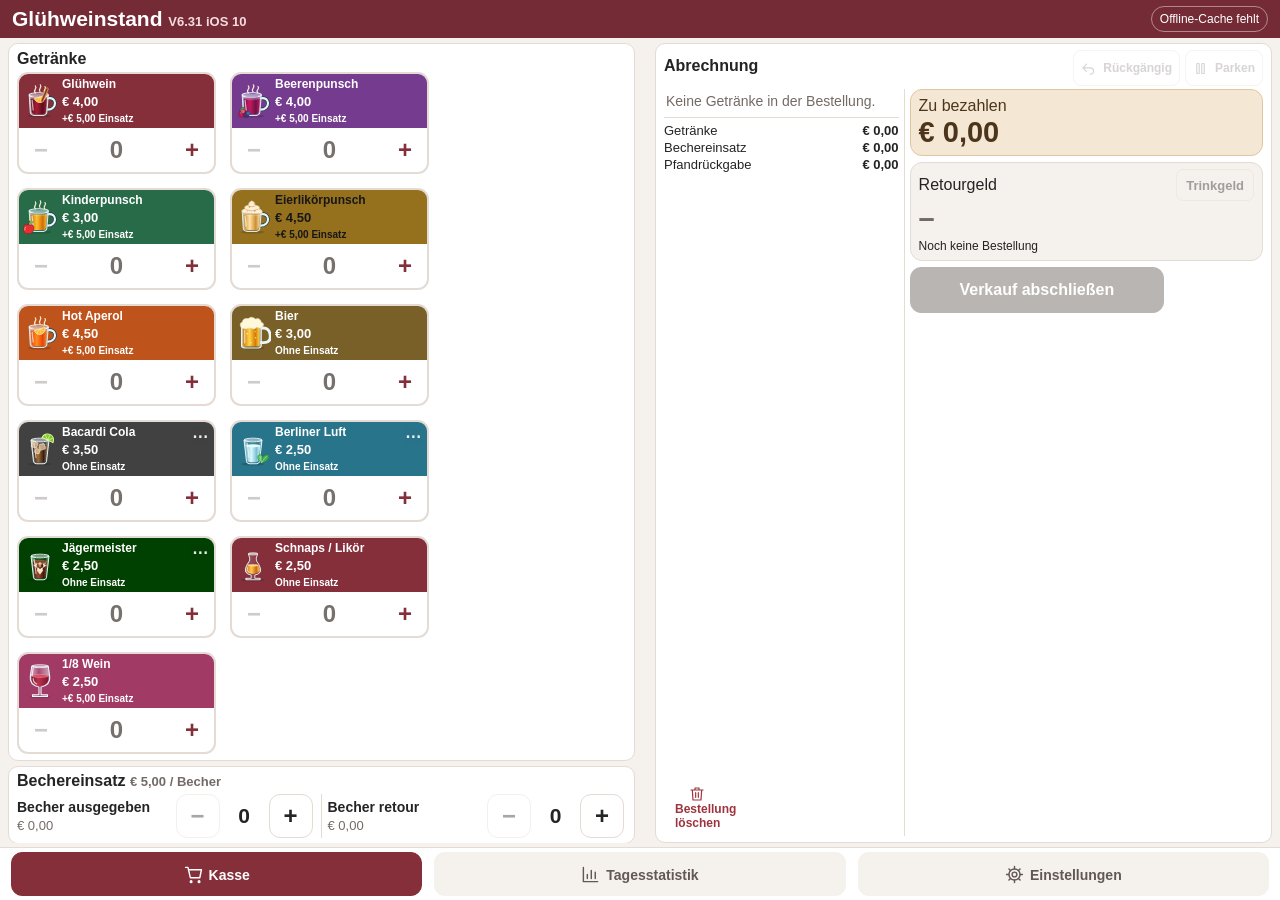
<file: legacy.html>
<!doctype html><html lang="de" manifest="./legacy.appcache"><head><meta charset="utf-8"><meta name="viewport" content="width=device-width,initial-scale=1,viewport-fit=cover"><meta name="theme-color" content="#752b36"><meta name="apple-mobile-web-app-capable" content="yes"><meta name="apple-mobile-web-app-status-bar-style" content="default"><meta name="apple-mobile-web-app-title" content="Glühweinstand"><title>Glühweinstand</title><link rel="apple-touch-icon" sizes="152x152" href="./apple-touch-icon.png"><style>
:root{font-family:system-ui,-apple-system,sans-serif;color:#252323;background:#f5f1ed;--red:#852f3b;--line:#e4dbd4;--green:#237047}*{box-sizing:border-box}body{margin:0;padding:env(safe-area-inset-top) env(safe-area-inset-right) env(safe-area-inset-bottom) env(safe-area-inset-left)}button,input{font:inherit}button{cursor:pointer;touch-action:manipulation;min-height:48px;border:1px solid var(--line);border-radius:11px;background:#fff;color:inherit;font-weight:650;padding:10px 14px}button:active{transform:scale(.98)}button:disabled{opacity:.4;cursor:default}header{background:#752b36;color:white;padding:16px max(16px,calc((100% - 1200px)/2));display:flex;align-items:center;justify-content:space-between;gap:12px}h1{font-size:24px;margin:0}small{font-size:13px;color:#746a65}header small{color:#f5dce0}nav{display:flex;gap:8px;max-width:1200px;margin:14px auto;padding:0 16px}nav button{flex:1}nav button.active,.primary{background:var(--red);color:white;border-color:var(--red)}main{max-width:1200px;margin:auto;padding:0 16px 24px}.layout{display:grid;grid-template-columns:1.1fr 1fr;gap:16px}.panel{background:white;border:1px solid var(--line);border-radius:16px;padding:16px;margin-bottom:14px}h2{font-size:19px;margin:0 0 14px}h3{font-size:16px;margin:0 0 8px}.drinks{display:grid;grid-template-columns:repeat(2,1fr);gap:10px}.drink{background:var(--red);color:#fff;border:0;text-align:left;min-height:86px;padding:14px}.drink strong{display:block;font-size:19px}.drink span{display:flex;justify-content:space-between;align-items:center;margin-top:8px}.drink b{font-size:24px}.row{display:flex;align-items:center;gap:10px;padding:10px 0;border-bottom:1px solid var(--line)}.row:last-child{border-bottom:0}.grow{flex:1}.num{font-size:24px;font-weight:700;min-width:30px;text-align:center;font-variant-numeric:tabular-nums}.step{width:48px;padding:0;font-size:24px}.sum{display:flex;justify-content:space-between;gap:12px;margin:9px 0}.total,.change{padding:14px;border-radius:12px;background:#f5f1ed;margin:12px 0}.total strong,.change strong{display:block;font-size:clamp(30px,5vw,44px);font-variant-numeric:tabular-nums;line-height:1.15;margin-top:4px}.change strong{color:var(--green)}.change.bad strong{color:#a52626}input{width:100%;border:1px solid #cfc4bd;border-radius:10px;padding:12px;font-size:22px;background:white;color:inherit}label{display:block;font-weight:650;margin:8px 0}.cashkeys{display:grid;grid-template-columns:repeat(5,1fr);gap:6px;margin:10px 0}.cashkeys button{padding:8px 2px}.wide{width:100%;margin-top:8px}.primary.wide{min-height:58px;font-size:19px}.muted{color:#746a65;font-size:14px}.status{min-height:20px;margin-top:8px;font-size:14px;color:var(--green)}.error{color:#a52626}.hidden{display:none!important}.metrics{display:grid;grid-template-columns:repeat(3,1fr);gap:10px;margin-bottom:14px}.metric{background:#f5f1ed;padding:12px;border-radius:12px}.metric strong{display:block;font-size:26px;margin-top:6px}.export{display:flex;gap:10px;flex-wrap:wrap}.export button{flex:1}.settings-row{display:grid;grid-template-columns:minmax(0,1fr) minmax(70px,120px) 48px;gap:10px;align-items:center;margin-bottom:10px}.settings-row input{font-size:17px;min-width:0}.settings-row .step{color:#852f3b}.settings-head{display:grid;grid-template-columns:minmax(0,1fr) minmax(70px,120px) 48px;gap:10px;color:#746a65;font-size:14px;margin-bottom:6px}.add-product{margin:4px 0 12px;color:var(--red);border:1px dashed var(--red)}.order-name{min-width:0;overflow-wrap:anywhere}.order-row{flex-wrap:wrap}.order-row .step{flex-shrink:0}.pill{font-size:12px;padding:5px 8px;border:1px solid #ffffff70;border-radius:20px;white-space:nowrap}#date{font-size:16px;max-width:200px} @media(max-width:720px){.layout{grid-template-columns:1fr}.metrics{grid-template-columns:1fr 1fr}h1{font-size:20px}header{padding:12px}.drink strong{font-size:17px}}@media(min-width:900px){.drinks{grid-template-columns:repeat(3,1fr)}}
.settings-row,.settings-head{grid-template-columns:minmax(0,1fr) minmax(65px,120px) 104px 48px}.settings-row .deposit-toggle{min-height:48px;padding:8px 5px;font-size:15px;color:#746a65}.settings-row .deposit-toggle[aria-pressed="true"]{background:#e9f3ec;color:#237047;border-color:#a4c7ad}.deposit-toggle:focus-visible{outline:3px solid #852f3b;outline-offset:2px}@media(max-width:480px){.settings-row,.settings-head{grid-template-columns:minmax(0,1fr) 70px 72px 44px;gap:5px}.settings-row .step{width:44px}.settings-row input{padding:10px 6px;font-size:15px}.settings-row .deposit-toggle{font-size:13px}}

/* V5: compact, touch-friendly register with persistent bottom navigation */
:root{background:#f5f1ed}body{padding-bottom:0}header{padding:9px max(16px,calc((100% - 1168px)/2));min-height:48px}h1{font-size:21px}main{padding-top:12px;padding-bottom:calc(88px + env(safe-area-inset-bottom));max-width:1200px}.layout{gap:12px;align-items:start;grid-template-columns:minmax(0,1.08fr) minmax(0,1fr)}.panel{padding:12px;margin-bottom:10px;border-radius:13px}h2{font-size:17px;margin-bottom:10px}.drinks-heading{display:flex;align-items:center;justify-content:space-between}.item-count{font-size:14px;color:#746a65;font-weight:600}.drinks{gap:8px;grid-template-columns:repeat(3,minmax(0,1fr))}.drink-tile{display:grid;grid-template-rows:1fr auto;min-width:0;background:#fff;border:1px solid var(--line);border-radius:11px;overflow:hidden}.drink-tile.selected{border-color:var(--red);box-shadow:inset 0 0 0 1px var(--red)}.drink{width:100%;min-height:86px;padding:9px 10px;border-radius:0;text-align:left;display:flex;flex-direction:column;align-items:flex-start;justify-content:center;gap:3px}.drink strong{font-size:clamp(14px,1.45vw,18px);line-height:1.15;overflow-wrap:anywhere}.drink span.drink-price{display:block;margin:0;font-size:16px}.drink small{font-size:11px;line-height:1.2;color:#f5dce0}.drink-controls{display:grid;grid-template-columns:44px minmax(0,1fr) 44px;align-items:center;gap:0;padding:2px}.drink-controls button{border:0;min-height:44px;width:44px;background:transparent;color:var(--red);border-radius:8px}.drink-controls button:disabled{color:#746a65;opacity:.35}.drink-controls .num{font-size:21px;min-width:0}.row{padding:6px 0}.sum{margin:5px 0;font-size:15px}.total,.change{padding:10px 12px;margin:9px 0}.total strong,.change strong{font-size:clamp(32px,4.4vw,42px)}label{margin:6px 0}#cash{padding:9px 12px;font-size:24px;min-height:48px}.cashkeys{margin:8px 0}.wide{margin-top:6px}.primary.wide{min-height:54px}.status:empty{display:none}.status{min-height:0;margin-top:6px}#discard{font-size:14px;color:#746a65}nav{position:fixed;bottom:0;left:0;right:0;z-index:10;max-width:none;margin:0;gap:6px;padding:8px max(12px,calc((100% - 1168px)/2)) calc(8px + env(safe-area-inset-bottom));background:#fff;border-top:1px solid var(--line);box-shadow:0 -3px 14px #2515170d}nav button{min-width:0;min-height:48px;padding:8px 4px;font-size:15px}nav button:not(.active){border-color:transparent;background:#f5f1ed;color:#625854}nav button.active{background:var(--red);color:#fff} @media(max-width:820px){.layout{grid-template-columns:1fr}.drinks{grid-template-columns:repeat(3,minmax(0,1fr))}.drink strong{font-size:16px}}@media(max-width:480px){main{padding-left:8px;padding-right:8px}.drinks{grid-template-columns:repeat(2,minmax(0,1fr))}nav button{font-size:13px}.drink strong{font-size:15px}.panel{padding:10px}}
@media(min-width:821px) and (max-height:800px){header{min-height:44px;padding-top:6px;padding-bottom:6px}main{padding-top:9px}.panel{padding:10px}.drink{min-height:79px}.total,.change{margin:7px 0;padding:9px 12px}.cashkeys{margin:6px 0}.primary.wide{min-height:50px}}

/* iPhone portrait preview: order and payment are separate screens. */
 #checkoutBar,.back-link{display:none}@media(max-width:600px){:root{--nav-height:64px}body{max-width:520px;margin:auto;background:#f5f1ed}header{min-height:44px;padding:8px 12px}h1{font-size:19px}main{max-width:520px;padding:8px 10px calc(140px + env(safe-area-inset-bottom))}.layout{display:block}.panel{padding:10px;margin-bottom:8px}h2{font-size:16px;margin-bottom:7px}.drinks{grid-template-columns:repeat(2,minmax(0,1fr));gap:7px}.drink{min-height:61px;padding:7px 9px;gap:2px}.drink strong{font-size:16px}.drink span.drink-price{font-size:15px}.drink small{font-size:11px}.drink-controls{padding:0;grid-template-columns:44px 1fr 44px}.drink-controls button{height:44px;min-height:44px}.drink-controls .num{font-size:22px}.row{padding:3px 0;gap:7px}.row .step{width:44px;min-height:44px}.row .grow b{font-size:14px}.row .num{font-size:22px}.row small{font-size:12px}nav{width:min(100%,520px);left:50%;right:auto;transform:translateX(-50%);padding:5px 8px calc(5px + env(safe-area-inset-bottom));gap:5px;min-height:var(--nav-height)}nav button{font-size:12px;min-height:49px;padding:6px 2px}#checkoutBar{position:fixed;z-index:9;bottom:calc(var(--nav-height) + env(safe-area-inset-bottom));left:50%;transform:translateX(-50%);width:min(100%,520px);padding:9px 12px;display:flex;align-items:center;gap:12px;justify-content:space-between;background:#fff;border-top:1px solid var(--line);box-shadow:0 -4px 16px #25151712}#checkoutBar strong{display:block;font-size:27px;line-height:1.1;font-variant-numeric:tabular-nums}#checkoutBar button{min-height:49px;min-width:130px}#checkoutBar small{display:block;font-size:12px;margin-bottom:3px}.back-link{border:0;background:none;padding:0 4px;text-align:left;color:var(--red);margin-bottom:3px}.total strong,.change strong{font-size:40px}.settings-row input{font-size:16px}.settings-head{font-size:12px}.settings-row,.settings-head{grid-template-columns:minmax(0,1fr) 63px 69px 44px;gap:4px}.settings-row .step{width:44px}.settings-row .deposit-toggle{min-height:44px;font-size:13px}.metrics{grid-template-columns:1fr 1fr}.metric strong{font-size:21px}.metric:last-child{grid-column:span 2}.export{display:grid;grid-template-columns:1fr}#paymentPane .panel{padding:14px}#paymentPane .wide{min-height:49px}#paymentPane #cash{font-size:24px}#paymentPane .sum{margin:8px 0}#paymentPane{display:block;scroll-margin-top:12px;scroll-margin-bottom:150px}#checkoutBar{bottom:calc(59px + env(safe-area-inset-bottom))}@media(max-width:360px){.drink strong{font-size:14px}.drink{padding:7px}.settings-row,.settings-head{grid-template-columns:minmax(0,1fr) 55px 62px 44px}} .back-link{display:block}}
@media(max-width:600px){#paymentPane .back-link{display:none}#paymentPane .panel{margin-bottom:16px}main{padding-bottom:calc(160px + env(safe-area-inset-bottom))}#sale:not(.hidden) #paymentPane{display:block}#sale:not(.hidden) #orderPane{display:block}}
@media(max-width:600px){#checkoutBar{justify-content:center;text-align:center;padding:7px 12px}#checkoutBar strong{font-size:27px}}

/* Legacy Safari: explicit colors and flex layout; no CSS Grid required. */
body{background:#f5f1ed;color:#252323;font-family:-apple-system,Arial,sans-serif}
button{border-color:#e4dbd4}button:disabled{opacity:.4}
.drink,.primary,nav button.active{background:#852f3b;color:#fff;border-color:#852f3b}
.panel,.drink-tile,.row,nav{border-color:#e4dbd4}
.drink-tile.selected{border-color:#852f3b}
.drink-controls button{color:#852f3b}.change strong{color:#237047}
#checkoutBar,.back-link{display:none!important}
main{padding-bottom:100px}
.layout{display:block}
.drinks{display:flex;flex-wrap:wrap;margin:-4px}
.drink-tile{display:block;width:calc(50% - 8px);margin:4px}
.drink{display:block;min-height:64px}.drink strong{font-size:16px}.drink span.drink-price{display:block}
.drink-controls{display:flex;align-items:center;justify-content:space-between}
.drink-controls .num{flex:1}
.cashkeys{display:flex}.cashkeys button{flex:1;margin-right:4px}
.metrics{display:flex;flex-wrap:wrap}.metric{flex:1;margin:4px;min-width:120px}
.settings-row,.settings-head{display:flex;align-items:center}
.settings-row input:first-child,.settings-head span:first-child{flex:1;width:0}
.settings-row input:nth-child(2),.settings-head span:nth-child(2){width:70px;flex:none;margin-left:5px}
.settings-row .deposit-toggle,.settings-head span:nth-child(3){width:90px;flex:none;margin-left:5px}
.settings-row .step,.settings-head span:nth-child(4){width:44px;flex:none;margin-left:5px}
nav button{margin:0 3px}.row .step{margin:0 4px}.row .grow{flex:1}
.total strong,.change strong{font-size:34px}.status{color:#237047}
@media(min-width:768px){body,main{max-width:1200px}.layout{display:flex;align-items:flex-start}.layout>#orderPane{width:54%;padding-right:6px}.layout>#paymentPane{width:46%;padding-left:6px}.drink-tile{width:calc(33.333% - 8px)}.drink{min-height:76px}.drink strong{font-size:15px}.drink-controls button{width:40px;min-height:44px}.drink-controls .num{font-size:20px}.panel{padding:10px}.total strong,.change strong{font-size:36px}}
@media(max-width:767px){#checkoutBar{display:flex!important;justify-content:center;text-align:center;bottom:64px;padding:7px 12px}main{padding-bottom:170px}.layout{display:block}.drink-tile{width:calc(50% - 8px)}}
@media(min-width:601px) and (max-width:767px){.drink-tile{width:calc(33.333% - 8px)}}
@media(max-width:767px){#paymentPane{display:block!important}#orderPane{display:block!important}}
/* V6.9: Vollbreite und stabile Touch-Bedienung auf iOS 10. */
html,body{margin:0;padding:0;max-width:none;-webkit-text-size-adjust:100%}
main{width:100%;max-width:1200px;padding:10px 12px 86px;box-sizing:border-box}
#sale.layout{display:block!important}
#sale.layout.hidden{display:none!important}
#sale>#orderPane,#sale>#paymentPane{display:block!important;width:100%!important;padding:0!important;min-width:0;box-sizing:border-box}
#checkoutBar,.back-link{display:none!important}
.drinks{display:-webkit-flex;display:flex;-webkit-flex-wrap:wrap;flex-wrap:wrap;margin:-4px}
.drink-tile{width:calc(33.3333% - 8px);margin:4px;box-sizing:border-box}
.drink{min-height:76px;padding:8px 10px}
.drink strong{font-size:17px;white-space:normal;word-wrap:break-word;line-height:1.2}
.drink-controls{height:46px}
.drink-controls button{width:52px;height:46px;min-height:46px;font-size:24px}
.drink-controls .num{font-size:23px}
.panel{padding:12px;margin-bottom:10px}
#paymentPane .sum{margin:4px 0}
#paymentPane .total,#paymentPane .change{margin:6px 0;padding:8px 12px}
#paymentPane .total strong,#paymentPane .change strong{font-size:32px}
#paymentPane .cashkeys button{min-height:44px}
#paymentPane .wide{min-height:46px}
button:active{transform:none;-webkit-transform:none}
button{transition:none;-webkit-transition:none;touch-action:manipulation}
.drink-tile.selected{box-shadow:none;border:2px solid #852f3b}
.drink-tile:not(.selected){border:2px solid #e4dbd4}
nav{box-shadow:none}
@media(max-width:540px){.drink-tile{width:calc(50% - 8px)}.drink strong{font-size:15px}.drink-controls button{width:44px}}
/* V6.10: kompakte iPad-Kasse; 6 Getränke, Pfand und Abschluss auf einer Seite. */
header{min-height:38px;padding:5px 12px}
main{padding:7px 9px 64px}
#sale .panel{padding:8px 10px;margin-bottom:7px}
#sale h2{font-size:16px;margin:0 0 5px}
#sale .drinks{margin:-3px}
#sale .drink-tile{width:calc(33.3333% - 6px);margin:3px}
#sale .drink{min-height:54px;padding:5px 9px}
#sale .drink strong{font-size:16px;line-height:1.15}
#sale .drink span.drink-price{font-size:15px;line-height:1.15}
#sale .drink small{font-size:11px;line-height:1.1}
#sale .drink-controls{height:44px;padding:0}
#sale .drink-controls button{min-height:44px;height:44px;width:52px}
#sale .drink-controls .num{font-size:22px}
.cup-columns,.payment-columns,.payment-actions{display:-webkit-flex;display:flex;-webkit-align-items:flex-start;align-items:flex-start}
.cup-columns>.row{width:50%;min-width:0;margin:0;border-bottom:0;padding:0 6px}
.cup-columns>.row:first-child{border-right:1px solid #e4dbd4;padding-left:0}
.cup-columns>.row:last-child{padding-right:0}
.cup-columns .row .step{width:44px;min-height:44px;margin:0 2px}
.cup-columns .row .num{font-size:21px;min-width:25px}
.cup-columns .row .grow b{font-size:14px}
.payment-summary,.payment-money{width:50%;min-width:0;box-sizing:border-box}
.payment-summary{padding-right:9px}
.payment-money{padding-left:9px;border-left:1px solid #e4dbd4}
#paymentPane .sum{margin:3px 0;font-size:13px}
#paymentPane .total,#paymentPane .change{margin:5px 0;padding:6px 9px}
#paymentPane .total strong,#paymentPane .change strong{font-size:29px;line-height:1.1;margin-top:1px}
#paymentPane label{font-size:14px;margin:0 0 3px}
#paymentPane #cash{height:44px;min-height:44px;font-size:19px;padding:5px 8px}
#paymentPane .cashkeys{margin:4px 0;gap:0}
#paymentPane .cashkeys button{font-size:13px;min-height:44px;height:44px;padding:3px 1px;margin-right:3px}
#paymentPane .cashkeys button:last-child{margin-right:0}
#paymentPane #exact{margin:0;min-height:44px;font-size:14px;padding:4px}
.payment-actions{margin-top:5px}
.payment-actions #finish{width:65%;margin:0 5px 0 0;min-height:46px;font-size:16px}
.payment-actions #discard{width:35%;margin:0;min-height:46px;font-size:13px}
#paymentPane #status{font-size:12px;margin-top:3px}
nav{padding:4px 9px;background:#fff}
nav button{min-height:46px;font-size:14px}
@media(max-width:540px){#sale .drink-tile{width:calc(50% - 6px)}.cup-columns,.payment-columns{display:block}.cup-columns>.row,.payment-summary,.payment-money{width:100%;padding:0!important;border:0!important}.cup-columns>.row{margin:4px 0}.payment-money{margin-top:4px}}
/* V6.15: custom colors, reorder, ranking. */
.settings-row{display:block!important;border:1px solid #e4dbd4;border-radius:10px;padding:7px;margin-bottom:8px}
.settings-main{display:flex;align-items:center;width:100%;gap:5px}
.settings-main input:first-child{flex:1;min-width:0;width:0}
.settings-main input:nth-child(2){width:78px;flex:none;margin-left:4px}
.settings-main .deposit-toggle{width:82px;flex:none;margin-left:4px}
.settings-main .step{width:42px;flex:none;margin-left:4px}
.settings-tools{display:flex;align-items:center;margin-top:5px}
.settings-tools button{min-height:40px;margin-right:5px;padding:4px 9px}
.settings-tools .color-button{flex:1;margin-right:0}
.color-editor{padding:6px 0}.color-editor input[type=color]{width:75px;height:44px;padding:3px;margin-right:5px}.color-editor input[aria-label="Hex-Farbcode"]{width:130px;font-size:16px;padding:8px}
.rgb-line{display:flex;align-items:center;font-size:13px}.rgb-line span{width:48px}.rgb-line input{flex:1;min-width:0;padding:0;width:auto;margin:0 8px;height:30px}
#rankBy{font:inherit;padding:8px;background:white;border:1px solid #e4dbd4;border-radius:8px;width:100%;max-width:280px}
.rank-item{margin:9px 0}.rank-line{display:flex;align-items:center;gap:8px;font-size:14px}.rank-line .grow{flex:1}.rank-track{height:7px;background:#eee4df;border-radius:5px;margin-top:4px;overflow:hidden}.rank-fill{height:7px;background:#852f3b;border-radius:5px}
@media(max-width:480px){.settings-main input:nth-child(2){width:65px}.settings-main .deposit-toggle{width:68px}.settings-main .step{width:38px}.settings-main input{font-size:14px;padding:7px 4px}.settings-main .deposit-toggle{font-size:12px}.settings-head{display:none}}
/* V6.16 action menu */
.drink-tile{position:relative}.drink-tile.has-actions .drink{padding-right:37px;-webkit-touch-callout:none;-webkit-user-select:none;user-select:none}.action-more{position:absolute;right:4px;top:4px;min-width:30px;min-height:30px;height:30px;padding:0 5px;background:#ffffffed;color:#252323;border:1px solid #ffffff;border-radius:7px;font-size:20px;line-height:1;z-index:1}
.action-overlay{position:fixed;top:0;right:0;bottom:0;left:0;background:rgba(33,21,27,.72);display:flex;align-items:center;justify-content:center;z-index:100;padding:14px}.action-modal{background:white;border-radius:14px;padding:18px;width:100%;max-width:390px;max-height:90%;overflow:auto;color:#252323}.action-modal .wide{min-height:48px}.action-modal p{margin:4px 0 8px}.action-line{display:flex;align-items:center;gap:6px;background:#f5f1ed;border-radius:8px;margin:4px 0;padding:5px 8px;font-size:13px}.action-line .step{min-width:38px;width:38px;min-height:38px;margin-left:6px}.action-line .grow{flex:1}.action-editor{padding:5px 0}.action-setting{border:1px solid #e4dbd4;border-radius:8px;margin:6px 0;padding:8px}.action-field{display:flex;align-items:center;font-size:13px}.action-field span{width:42%;min-width:100px}.action-field input{flex:1;min-width:0;font-size:16px;padding:6px}.settings-tools .action-edit-button{margin-left:5px;margin-right:0;font-size:13px}.settings-tools .color-button{min-width:0;font-size:13px}.action-modal .muted{font-size:13px}
/* V6.17: wider promotion fields, discreet action and undo icons. */
#settings .action-setting .action-field{display:flex;align-items:center;width:100%;margin:5px 0;gap:8px}
#settings .action-setting .action-field>span{width:34%;min-width:104px;max-width:200px;flex:none}
#settings .action-setting .action-field>input{width:100%;min-width:0;max-width:none;flex:1 1 0%;margin:0 0 0 6px;padding:8px;font-size:16px}
#settings .action-setting .action-field:not(:first-child)>input{max-width:160px}
#settings .action-setting .action-field:first-child>input{max-width:none}
#sale .drink-tile.has-actions .drink{padding-right:25px}
#sale .action-more{top:0;right:0;width:28px;min-width:28px;height:31px;min-height:31px;padding:0;border:0;border-radius:5px;background:transparent;font-size:16px;font-weight:700;line-height:1;opacity:.9}
#sale .action-more:focus{outline:1px solid currentColor;outline-offset:-3px}
#paymentPane .payment-heading{display:flex;align-items:center;justify-content:space-between;min-height:34px;margin:0 0 5px}
#paymentPane .payment-heading h2{margin:0}
#paymentPane .undo-small{display:flex;align-items:center;justify-content:center;width:34px;min-width:34px;height:34px;min-height:34px;padding:0;margin:0;background:transparent;color:#746a65;border:1px solid #e4dbd4;border-radius:8px}
#paymentPane .undo-small:disabled{opacity:.28}
#paymentPane .undo-small svg{pointer-events:none;display:block}
@media(max-width:480px){#settings .action-setting .action-field>span{width:38%;min-width:95px}#settings .action-setting .action-field>input{margin-left:3px}}
/* V6.18 */
#settings .settings-main{display:flex;align-items:center;gap:4px;flex-wrap:nowrap}
#settings .settings-main>input:first-child{flex:1 1 90px;width:0;min-width:65px}
#settings .settings-main>input:nth-child(2){width:70px;flex:none;margin:0}
#settings .settings-main>.deposit-toggle{width:70px;min-width:55px;margin:0;font-size:13px}
#settings .settings-main>button:not(.deposit-toggle){width:34px;min-width:30px;min-height:40px;padding:0;margin:0;font-size:17px;flex:none}
#settings .settings-main>.step{color:#a52626}
#settings .settings-extra{padding-top:6px}
#settings .settings-tools{margin:0 0 5px}
#settings .settings-tools button{flex:1}
#settings .sold-label{display:flex;align-items:center;font-size:14px;gap:7px}
#settings .sold-label input,.pref-check input{width:22px;height:22px;min-height:0;flex:none;margin:0 8px 0 0}
#sale .sold-out .drink{background:#777!important;color:#fff!important}
#sale .sold-out .drink small{color:#fff!important}
#sale .sold-out .drink:disabled{opacity:.75}
#sale .sold-out .action-more{display:none}
#paymentPane .heading-tools{display:flex;align-items:center;gap:4px}
#paymentPane .mini-tool,.mini-tool{min-width:34px;width:auto;height:34px;min-height:34px;padding:0 7px;background:transparent;color:#746a65;border:1px solid #e4dbd4;border-radius:8px;font-size:17px;line-height:1}
#paymentPane .mini-tool:disabled{opacity:.28}
#basketToggle{display:flex;justify-content:space-between;align-items:center;width:100%;padding:0;border:0;background:transparent;text-align:left;min-height:26px;height:auto;font-size:inherit;font-weight:normal;color:inherit}
#basketDetails,.recent-detail{padding:5px 8px;background:#f5f1ed;border-radius:7px;font-size:13px}
#basketDetails .sum,.recent-detail .sum{gap:6px}
.cash-extra{display:flex;gap:5px}
.cash-extra button{flex:1;min-width:0;margin:4px 0 0!important}
.park-entry{display:flex;align-items:center;gap:7px;padding:7px 0;border-bottom:1px solid #e4dbd4}
.park-entry .grow{flex:1}.park-entry small{display:block;margin-top:3px}
.pref-check{display:flex;align-items:center;font-size:15px}.pref-group{border-top:1px solid #e4dbd4;margin-top:12px;padding-top:12px}
#testBanner{background:#e6c16a;color:#493400;padding:5px 10px;text-align:center;font-weight:bold;font-size:14px}
#testBanner button{min-height:30px;padding:3px 8px;margin-left:10px;font-size:13px}
body.night-mode,body.night-mode main{background:#18181b;color:#f1eeeb}
body.night-mode .panel,body.night-mode .drink-tile,body.night-mode nav,body.night-mode .action-modal{background:#27272a;color:#f1eeeb;border-color:#4c4c50}
body.night-mode .total,body.night-mode .change,body.night-mode .metric,body.night-mode #basketDetails,body.night-mode .recent-detail,body.night-mode .action-line,body.night-mode #checkoutBar{background:#36363a;color:#f1eeeb;border-color:#525257}
body.night-mode button:not(.drink):not(.primary):not(.action-more):not(.color-button),body.night-mode input,body.night-mode select,body.night-mode textarea{background:#303034;color:#f1eeeb;border-color:#57575d}
body.night-mode nav button.active{background:#852f3b!important;color:white}
body.night-mode .muted,body.night-mode small,body.night-mode .item-count{color:#c5c2c0}
body.night-mode .change strong,body.night-mode .status{color:#83d9a5}
body.night-mode .change.bad strong,body.night-mode .error{color:#ff9e9e}
body.night-mode .row,body.night-mode .settings-row,body.night-mode .action-setting,body.night-mode .pref-group,body.night-mode .park-entry{border-color:#515157}
@media(max-width:520px){#settings .settings-main{flex-wrap:wrap}#settings .settings-main>input:first-child{flex:1 1 105px}#settings .settings-main>input:nth-child(2){width:62px}#settings .settings-main>.deposit-toggle{width:57px}#settings .settings-main>button:not(.deposit-toggle){width:31px;min-width:31px}}
/* V6.19 */
#settings .settings-extra .delete-product{display:block;width:100%;min-height:36px;margin:7px 0 0;padding:5px 10px;font-size:14px;color:#a52626;border-color:#cfa6a6;background:transparent}
#settings .settings-main .product-name-input{font-weight:650}
#settings .settings-main .product-name-input::placeholder{color:inherit;opacity:.7}
#basketDetails{background:transparent;padding:2px 0 7px;margin-bottom:5px;border-bottom:1px solid #e4dbd4;border-radius:0}
#basketDetails p{margin:2px 0}
#basketDetails .basket-row,.park-items .basket-row{align-items:center;margin:4px 0;font-size:14px;gap:6px}
.basket-row .grow{flex:1;min-width:0;overflow-wrap:break-word}.basket-row b{white-space:nowrap}
#paymentPane .basket-minus{width:29px;min-width:29px;height:29px;min-height:29px;padding:0;margin:0 0 0 3px;font-size:17px}
#parkPanel h2{margin:0 0 6px}#parkInfo:empty{display:none}
.park-card{border:1px solid #e4dbd4;border-radius:9px;padding:9px;margin:7px 0}
.park-head,.park-foot{display:flex;align-items:center;justify-content:space-between;gap:5px}
.park-head small{white-space:nowrap}.park-items{margin:5px 0}.park-items>small{display:block;margin:3px 0}.park-total{flex:1;font-size:19px}
#sale>#paymentPane.has-parked{position:static}
html.night-mode{background:#18181b!important;color:#f1eeeb;color-scheme:dark}
body.night-mode{background:#18181b!important;color:#f1eeeb!important;min-height:100vh}
body.night-mode header{background:#54262e;color:#fff}
body.night-mode #settings .settings-main .deposit-toggle[aria-pressed="true"]{background:#214737;color:#b1ebc9;border-color:#56826a}
body.night-mode #settings .settings-extra .delete-product{background:transparent;color:#ff9e9e;border-color:#87535a}
body.night-mode #basketDetails{background:transparent;border-color:#515157}
body.night-mode .park-card{background:#303034;color:#f1eeeb;border-color:#515157}
body.night-mode #rankBy{background:#303034;color:#f1eeeb;border-color:#57575d}
body.night-mode #discard,body.night-mode .undo-small,body.night-mode .mini-tool,body.night-mode .settings-head{color:#e1ddda}
body.night-mode .drink-controls button:disabled{color:#a4a1a0}body.night-mode .rank-track{background:#4a4a4f}
body.night-mode .sum,body.night-mode label{color:inherit}
/* V6.22: optional tip calculator */
.tip-heading{display:flex;align-items:center;justify-content:space-between;gap:6px}
#paymentPane .tip-toggle{min-height:32px;height:32px;padding:3px 9px;margin:0;font-size:13px;border-radius:7px;background:transparent}
#tipRow{align-items:center;gap:6px}#tipRow>span{flex:1}
#tipPanel{border-top:1px solid #d8cec8;margin-top:10px;padding-top:8px}
.tip-modes,.tip-quick{display:flex;margin:4px 0;gap:4px}
.tip-modes button,.tip-quick button{flex:1;min-width:0;min-height:42px;padding:5px 4px;font-size:14px;margin:0 2px 0 0}
.tip-modes button[aria-pressed="true"]{background:#852f3b;color:#fff;border-color:#852f3b}
#tipInput{font-size:17px;padding:9px;min-height:42px}
#tipPanel .wide{font-size:14px;min-height:42px}
body.night-mode #tipPanel{border-color:#515157}
body.night-mode .tip-modes button[aria-pressed="true"]{background:#852f3b;color:#fff}

/* V6.24: embedded, single-drink illustrations; no extra network requests. */
#sale .drink.pictured{position:relative;min-height:84px;padding-left:68px;padding-right:6px;box-sizing:border-box;text-align:left}
#sale .drink-tile.has-actions .drink.pictured{padding-right:21px}
#sale .drink-picture{display:block;position:absolute;left:4px;top:50%;width:61px;height:72px;margin:0;transform:translateY(-50%);pointer-events:none;-webkit-user-select:none;user-select:none}
#sale .drink.pictured strong{display:block;max-width:100%;font-size:15px;line-height:1.13;white-space:normal;overflow-wrap:break-word;word-wrap:break-word}
#sale .drink.pictured .drink-price{display:block;margin:2px 0 0;font-size:15px;line-height:1.15}
#sale .drink.pictured small{display:block;font-size:10px;line-height:1.2;margin:2px 0 0;white-space:normal}
#sale .sold-out .drink-picture{opacity:.42;filter:grayscale(1)}
@media(min-width:1000px){#sale .drink.pictured{padding-left:82px;min-height:88px}#sale .drink-picture{width:72px;height:76px;left:5px}#sale .drink.pictured strong{font-size:16px}}
@media(max-width:600px){#sale .drink.pictured,body.mobile-layout #sale .drink.pictured{min-height:90px;padding-left:56px;padding-right:5px}#sale .drink-tile.has-actions .drink.pictured,body.mobile-layout #sale .drink-tile.has-actions .drink.pictured{padding-right:19px}#sale .drink-picture{width:51px;height:65px;left:2px}#sale .drink.pictured strong,body.mobile-layout #sale .drink.pictured strong{font-size:14px}#sale .drink.pictured .drink-price,body.mobile-layout #sale .drink.pictured .drink-price{font-size:14px}#sale .drink.pictured small{font-size:10px}}
@media(max-width:360px){#sale .drink.pictured,body.mobile-layout #sale .drink.pictured{padding-left:47px}#sale .drink-picture{width:43px;height:57px}#sale .drink.pictured strong,body.mobile-layout #sale .drink.pictured strong{font-size:13px}}

/* V6.26: stress-resistant visual hierarchy, no audio or vibration. */
.ui-icon{display:inline-block;vertical-align:middle;flex:none;pointer-events:none}
#sale .drink-tile.selected{border-color:#2c995d!important;box-shadow:inset 0 0 0 2px #2c995d}
#sale .drink-tile.selected .drink-controls{background:#d8f0df;color:#164d31}
#sale .drink-tile.selected .drink-controls button{color:#17613a;background:transparent}
#sale .drink-tile .drink-controls .num{font-size:25px;font-weight:800;font-variant-numeric:tabular-nums}
#sale .drink-tile.selected .num{color:#15542f}
body.night-mode #sale .drink-tile.selected{border-color:#70d99a!important;box-shadow:inset 0 0 0 2px #70d99a}
body.night-mode #sale .drink-tile.selected .drink-controls{background:#214732;color:#b8e5c8}
body.night-mode #sale .drink-tile.selected .drink-controls .num,body.night-mode #sale .drink-tile.selected .drink-controls button{color:#b8e5c8;background:transparent}
#sale .drink-tile:not(.selected) .num{color:#77716d}
body.night-mode #sale .drink-tile:not(.selected) .num{color:#a6a3a1}
#paymentPane .heading-tools{display:flex;align-items:center;gap:5px}
#paymentPane .heading-tools .undo-small,#paymentPane .heading-tools .mini-tool{display:flex;align-items:center;justify-content:center;min-width:0;width:auto;height:36px;min-height:36px;padding:4px 7px;font-size:12px;white-space:nowrap;gap:4px}
#paymentPane .heading-tools .ui-icon{width:15px;height:15px;margin-right:3px}
#paymentPane .basket-minus.trash-position{width:34px;min-width:34px;height:34px;min-height:34px;color:#a52626;display:flex;align-items:center;justify-content:center}
#paymentPane .basket-minus.trash-position .ui-icon{width:16px;height:16px}
body.night-mode #paymentPane .basket-minus.trash-position{color:#f3b2b2}
#paymentPane #discard{width:auto;display:block;min-height:36px;margin:7px auto 0;padding:5px 10px;font-size:12px;background:transparent;border-color:transparent;color:#9d343d}
body.night-mode #paymentPane #discard{background:transparent;color:#ecb5b5;border-color:transparent}
#paymentPane .total{background:#f4e7d3;color:#4c351c;border:1px solid #e1c6a3}
#paymentPane .total strong,#paymentPane .change strong{font-size:40px;line-height:1.08;font-weight:800}
#paymentPane .change{border:1px solid #e4dbd4}
#paymentPane .change.pay-short{background:#fce6e7;color:#8d222e;border-color:#df9ca3}
#paymentPane .change.pay-short strong{color:#a52626}
#paymentPane .change.pay-ready{background:#e0f2e5;color:#165735;border-color:#a5d0b2}
#paymentPane .change.pay-ready strong{color:#17623a}
#paymentPane .change.pay-refund{background:#e1edf8;color:#254c73;border-color:#a9c5e0}
#paymentPane .change.pay-refund strong{color:#254c73}
#paymentPane .change.pay-neutral strong{color:#746a65}
#paymentState{display:block;font-size:12px;line-height:1.25;margin-top:4px;color:inherit}
#paymentPane #finish:not(:disabled){background:#237047;color:#fff;border-color:#237047;opacity:1}
#paymentPane #finish:disabled{background:#99938e;color:#fff;border-color:#99938e;opacity:.68}
body.night-mode #paymentPane .total{background:#3b342c;color:#f8e6c9;border-color:#796348}
body.night-mode #paymentPane .change.pay-short{background:#54272c;color:#ffd1d1;border-color:#97545b}
body.night-mode #paymentPane .change.pay-short strong{color:#ffb8b8}
body.night-mode #paymentPane .change.pay-ready{background:#214732;color:#b8e5c8;border-color:#478260}
body.night-mode #paymentPane .change.pay-ready strong{color:#b8e5c8}
body.night-mode #paymentPane .change.pay-refund{background:#28425b;color:#badcff;border-color:#557b9e}
body.night-mode #paymentPane .change.pay-refund strong{color:#badcff}
body.night-mode #paymentPane .change.pay-neutral strong{color:#c5c2c0}
body.night-mode #paymentPane #finish:disabled{background:#48484b;color:#bdbdbd;border-color:#5b5b5d;opacity:1}
#paymentPane .cashkeys button.note-5{background:#62696d;color:#fff;border-color:#62696d}
#paymentPane .cashkeys button.note-10{background:#a44941;color:#fff;border-color:#a44941}
#paymentPane .cashkeys button.note-20{background:#346591;color:#fff;border-color:#346591}
#paymentPane .cashkeys button.note-50{background:#9a5d26;color:#fff;border-color:#9a5d26}
#paymentPane .cashkeys button.note-100{background:#37734a;color:#fff;border-color:#37734a}
#paymentPane .cashkeys button.note-200{background:#82742b;color:#fff;border-color:#82742b}
#paymentPane .cashkeys button.note-500{background:#735286;color:#fff;border-color:#735286}
body.night-mode #paymentPane .cashkeys button.note-5{background:#62696d;color:#fff;border-color:#62696d}
body.night-mode #paymentPane .cashkeys button.note-10{background:#a44941;color:#fff;border-color:#a44941}
body.night-mode #paymentPane .cashkeys button.note-20{background:#346591;color:#fff;border-color:#346591}
body.night-mode #paymentPane .cashkeys button.note-50{background:#9a5d26;color:#fff;border-color:#9a5d26}
body.night-mode #paymentPane .cashkeys button.note-100{background:#37734a;color:#fff;border-color:#37734a}
body.night-mode #paymentPane .cashkeys button.note-200{background:#82742b;color:#fff;border-color:#82742b}
body.night-mode #paymentPane .cashkeys button.note-500{background:#735286;color:#fff;border-color:#735286}
#cashFeedback{float:right;color:#237047;font-size:13px;font-weight:750;min-height:16px}
#drinkFeedback{font-size:12px;color:#237047;font-weight:650;overflow:hidden;white-space:nowrap;text-overflow:ellipsis;max-width:46%;margin-left:auto;margin-right:7px}
body.night-mode #cashFeedback,body.night-mode #drinkFeedback{color:#9de7b8}
#saleSuccess{position:fixed;z-index:90;top:56px;left:50%;transform:translateX(-50%);width:calc(100% - 24px);max-width:340px;pointer-events:none;background:#214732;color:#e4faeb;border:1px solid #70c990;border-radius:12px;padding:12px 16px;text-align:center;box-shadow:0 6px 18px #0004}
#saleSuccess .success-top{display:flex;align-items:center;justify-content:center;font-weight:750;font-size:17px}
#saleSuccess .ui-icon{margin-right:7px}#saleSuccess strong{display:block;font-size:32px;margin:3px 0}#saleSuccess small{color:#c2e6d0;display:block}
#settings .setting-category{border:1px solid #e4dbd4;border-radius:10px;margin-bottom:8px;overflow:hidden}
#settings .category-toggle{display:flex;align-items:center;text-align:left;width:100%;border:0;border-radius:0;background:#fff;min-height:60px;padding:10px 12px;color:inherit}
#settings .category-toggle .ui-icon{margin-right:12px;width:23px;height:23px;color:#746a65}
#settings .category-text{flex:1;min-width:0;display:block}#settings .category-text b{display:block;font-size:16px}#settings .category-text small{display:block;font-size:12px;line-height:1.25;margin-top:3px;font-weight:400}
#settings .category-arrow{margin-left:8px;color:#746a65;font-size:17px}
#settings .category-toggle[aria-expanded="true"] .category-arrow{transform:rotate(180deg)}
#settings .category-body{border-top:1px solid #e4dbd4;padding:12px}
body.night-mode #settings .setting-category,body.night-mode #settings .category-body{border-color:#515157}
body.night-mode #settings .category-toggle{background:#303034;color:#f1eeeb}
body.night-mode #settings .category-toggle .ui-icon,body.night-mode #settings .category-arrow{color:#c5c2c0}
nav button .ui-icon{width:19px;height:19px;margin-right:6px;vertical-align:middle}
nav button span{vertical-align:middle}
@media(max-width:600px){nav button .ui-icon{display:block;margin:0 auto 3px;width:18px;height:18px}nav button span{display:block;font-size:12px}#paymentPane .total strong,#paymentPane .change strong,body.mobile-layout #paymentPane .total strong,body.mobile-layout #paymentPane .change strong{font-size:36px}#paymentPane .heading-tools .undo-small,#paymentPane .heading-tools .mini-tool{font-size:11px;padding:4px 5px}#settings .category-body{padding:8px}}

/* V6.26: keyboard-free cash and tip entry, ES5/iOS 10-compatible. */
#cashOpen{display:flex;width:100%;min-height:48px;align-items:center;justify-content:space-between;text-align:left;font-size:24px;font-weight:700;padding:9px 12px;border:1px solid #cfc4bd;background:#fff}
#cashOpen svg{flex:none;margin-left:6px;pointer-events:none;color:#746a65}
#cashOpen.empty #cashDisplay{color:#8a817c;font-weight:500}
body.night-mode #cashOpen{background:#303034;color:#f1eeeb;border-color:#57575d}
body.night-mode #cashOpen svg,body.night-mode #cashOpen.empty #cashDisplay{color:#c5c2c0}
#tipQuick .tip-choice{display:flex;flex-direction:column;align-items:center;justify-content:center;min-height:56px;line-height:1.2}
#tipQuick .tip-choice b{font-size:15px}#tipQuick .tip-choice small{font-size:10px;display:block;margin-top:4px;font-weight:400;color:inherit;opacity:.88}
#tipHelp{font-size:12px;margin:5px 0;color:inherit}
#tipCustom{display:block;min-height:44px}
#numberOverlay{z-index:120}
#numberOverlay .number-modal{box-sizing:border-box;max-width:370px;padding:14px;max-height:94%;overflow:auto}
#numberContext{margin:4px 0 8px}
#numberValue{border:1px solid #cfc4bd;background:#f5f1ed;border-radius:9px;padding:10px 12px;font-size:32px;line-height:1.12;font-weight:750;text-align:right;min-height:58px;font-variant-numeric:tabular-nums}
#numberValue.replace-ready{border-color:#852f3b}
.number-keys{display:flex;flex-wrap:wrap;margin:6px -3px 0}
.number-keys button{width:calc(33.3333% - 6px);margin:3px;min-height:52px;height:52px;padding:3px;font-size:24px}
.number-tools{display:flex;align-items:stretch;margin:4px -3px 0}
.number-tools button{flex:1;min-width:0;margin:3px;padding:6px 3px;min-height:46px;font-size:13px}
#numberOK:not(:disabled){background:#237047;color:#fff;border-color:#237047}
.number-preview{font-size:13px;font-weight:650;min-height:16px;margin:6px 0 0;color:#237047}
#numberError{font-size:13px;margin:4px 0 0}
body.night-mode #numberValue{background:#303034;color:#f1eeeb;border-color:#57575d}
body.night-mode #numberValue.replace-ready{border-color:#b9707b}
body.night-mode .number-preview{color:#a0edb9}
@media(max-height:500px){#numberOverlay .number-modal{padding:9px}.number-keys button{height:37px;min-height:37px;font-size:20px}#numberValue{min-height:44px;font-size:25px;padding:6px}.number-tools button{min-height:38px}#numberContext{margin:2px 0}}

/* V6.27 – iPad single-screen cash register. Flexbox works on iOS 10. */
@media(min-width:600px){
body.ipad-register{overflow:hidden}
body.ipad-register main{width:100%;max-width:none;box-sizing:border-box;padding:5px 8px 4px;overflow:hidden}
body.ipad-register #sale.layout{height:100%;display:-webkit-flex!important;display:flex!important;-webkit-flex-direction:column;flex-direction:column;min-height:0}
body.ipad-register #sale.layout.hidden{display:none!important}
body.ipad-register #sale>#orderPane{flex:0 0 auto;-webkit-flex:0 0 auto}
body.ipad-register #sale>#paymentPane{display:-webkit-flex!important;display:flex!important;-webkit-flex-direction:column;flex-direction:column;flex:1 1 0%;-webkit-flex:1 1 0%;min-height:0;position:static}
body.ipad-register #sale .panel{padding:6px 8px;margin:0 0 5px;border-radius:10px}
body.ipad-register #sale h2{font-size:16px;margin:0 0 4px}
body.ipad-register #sale .drinks{display:-webkit-flex;display:flex;-webkit-flex-wrap:wrap;flex-wrap:wrap;margin:-3px}
body.ipad-register #sale .drink-tile{width:calc(20% - 6px);margin:3px;min-width:0;display:block;box-sizing:border-box}
body.ipad-register #sale .drink,body.ipad-register #sale .drink.pictured{display:block;position:relative;height:83px;min-height:83px;padding:5px 3px;box-sizing:border-box;text-align:center}
body.ipad-register #sale .drink-tile.has-actions .drink.pictured{padding:5px 3px}
body.ipad-register #sale .drink-picture{position:static;width:34px;height:34px;transform:none;-webkit-transform:none;margin:0 auto;display:block}
body.ipad-register #sale .drink.pictured{display:-webkit-flex;display:flex;-webkit-flex-direction:column;flex-direction:column;-webkit-align-items:center;align-items:center;-webkit-justify-content:center;justify-content:center}
body.ipad-register #sale .drink.pictured .drink-picture{-webkit-order:-1;order:-1;flex:none;-webkit-flex:none}
body.ipad-register #sale .drink strong,body.ipad-register #sale .drink.pictured strong{font-size:13px;line-height:1.12;max-width:100%;word-wrap:break-word;white-space:normal}
body.ipad-register #sale .drink span.drink-price,body.ipad-register #sale .drink.pictured .drink-price{font-size:13px;line-height:1.12;margin:1px 0 0}
body.ipad-register #sale .drink small,body.ipad-register #sale .drink.pictured small{font-size:10px;line-height:1.1;margin:1px 0 0}
body.ipad-register #sale .drink-controls{height:44px}
body.ipad-register #sale .drink-controls button{height:44px;min-height:44px;width:44px;padding:0}
body.ipad-register #sale .drink-controls .num{font-size:24px}
body.ipad-register #sale .action-more{height:29px;min-height:29px;width:28px;min-width:28px}
body.ipad-register #sale .cup-panel{margin-bottom:5px;padding-top:5px;padding-bottom:5px}
body.ipad-register #sale .cup-columns .row{padding-top:0;padding-bottom:0}
body.ipad-register #sale .cup-columns .row .step{height:44px;min-height:44px}
body.ipad-register #paymentPane>.panel:first-child{display:-webkit-flex;display:flex;-webkit-flex-direction:column;flex-direction:column;flex:1 1 0%;-webkit-flex:1 1 0%;min-height:0;margin-bottom:0}
body.ipad-register #paymentPane .payment-heading{flex:none;-webkit-flex:none;min-height:36px;margin:0 0 3px}
body.ipad-register #paymentPane .payment-columns{display:-webkit-flex;display:flex;-webkit-align-items:stretch;align-items:stretch;flex:1 1 0%;-webkit-flex:1 1 0%;min-height:0}
body.ipad-register #paymentPane .payment-summary{width:49%;padding-right:8px;display:-webkit-flex;display:flex;-webkit-flex-direction:column;flex-direction:column;min-height:0}
body.ipad-register #paymentPane .payment-money{width:51%;padding-left:8px;display:-webkit-flex;display:flex;-webkit-flex-direction:column;flex-direction:column;min-height:0;overflow:auto;-webkit-overflow-scrolling:touch}
body.ipad-register #paymentPane .payment-summary>.sum,body.ipad-register #paymentPane .payment-summary>.total,body.ipad-register #paymentPane .payment-money>#cashArea,body.ipad-register #paymentPane .payment-money>.change{flex:0 0 auto;-webkit-flex:0 0 auto}
body.ipad-register #basketDetails{flex:1 1 0%;-webkit-flex:1 1 0%;min-height:30px;overflow-y:auto;-webkit-overflow-scrolling:touch;padding:2px 2px 3px;margin:0 0 3px}
body.ipad-register #basketDetails .basket-row,body.ipad-register .park-items .basket-row{font-size:13px;margin:2px 0}
body.ipad-register #paymentPane .basket-minus.trash-position{height:34px;min-height:34px;width:34px;min-width:34px}
body.ipad-register #paymentPane .sum{margin:2px 0;font-size:13px}
body.ipad-register #paymentPane .total,body.ipad-register #paymentPane .change{margin:4px 0 0;padding:6px 8px}
body.ipad-register #paymentPane .total strong,body.ipad-register #paymentPane .change strong{font-size:35px;line-height:1.08;margin-top:2px}
body.ipad-register #paymentPane .change{min-height:76px}
body.ipad-register #paymentPane #cashOpen{height:44px;min-height:44px;font-size:23px;padding:5px 9px}
body.ipad-register #paymentPane .cashkeys{margin:4px 0}
body.ipad-register #paymentPane .cashkeys button{height:44px;min-height:44px}
body.ipad-register #paymentPane .cash-extra .wide{height:44px;min-height:44px;margin:0!important;padding:4px 2px;font-size:13px}
body.ipad-register #paymentPane .payment-actions{flex:none;-webkit-flex:none;margin:5px 0 0;-webkit-align-items:center;align-items:center}
body.ipad-register #paymentPane #finish{min-height:46px;width:72%;margin:0 5px 0 0}
body.ipad-register #paymentPane #discard{width:28%;min-height:44px;margin:0}
body.ipad-register #paymentPane #status{flex:none;-webkit-flex:none;margin:2px 0 0;line-height:1.15}
body.ipad-register #paymentPane #status:empty{display:none}
body.ipad-register #parkPanel{flex:0 1 auto;-webkit-flex:0 1 auto;max-height:36%;min-height:45px;overflow-y:auto;-webkit-overflow-scrolling:touch;padding:4px 5px;margin:0 0 3px}
body.ipad-register #parkPanel.hidden{display:none!important}
body.ipad-register #parkPanel h2{font-size:13px;margin:0 0 2px}
body.ipad-register #parkPanel .park-card{padding:4px;margin:3px 0}
body.ipad-register #parkPanel .park-info,body.ipad-register #parkInfo{font-size:11px;margin:2px 0}
body.ipad-register nav{padding:4px 8px;min-height:52px;box-sizing:border-box}
body.ipad-register nav button{min-height:44px}
body.ipad-register #tipPanel{margin-top:5px;padding-top:5px}
body.ipad-register #tipPanel .wide{min-height:44px}
body.ipad-register #tipPanel .tip-choice{min-height:48px}
}
/* Short landscape: horizontal artwork and smaller tile header, touch buttons stay 44 px. */
@media(min-width:600px) and (max-height:760px){
body.ipad-register #sale .drink,body.ipad-register #sale .drink.pictured{height:61px;min-height:61px;padding:4px 4px 4px 43px;text-align:left;-webkit-align-items:flex-start;align-items:flex-start}
body.ipad-register #sale .drink-tile.has-actions .drink.pictured{padding:4px 19px 4px 43px}
body.ipad-register #sale .drink-picture{position:absolute;left:3px;top:50%;width:36px;height:46px;transform:translateY(-50%);-webkit-transform:translateY(-50%);margin:0}
body.ipad-register #sale .drink.pictured strong{font-size:12px}
body.ipad-register #paymentPane .total strong,body.ipad-register #paymentPane .change strong{font-size:31px}
}
/* No artificial cropping on unusually small windows or large custom catalogs. */
body.ipad-register #sale .drink-tile:not(.selected){border-color:#e4dbd4}
body.night-mode.ipad-register #sale .drink-tile:not(.selected){border-color:#4c4c50}

/* Landscape: side-by-side order and payment, no wasted horizontal space. */
@media(min-width:900px) and (orientation:landscape){
body.ipad-register #sale.layout{-webkit-flex-direction:row;flex-direction:row;-webkit-align-items:stretch;align-items:stretch}
body.ipad-register #sale>#orderPane{width:54%!important;padding-right:5px!important;overflow-y:auto;-webkit-overflow-scrolling:touch;min-height:0}
body.ipad-register #sale>#paymentPane{width:46%!important;padding-left:3px!important;flex:1 1 0%;-webkit-flex:1 1 0%}
body.ipad-register #sale .drink-tile{width:calc(33.3333% - 6px)}
body.ipad-register #sale .drink,body.ipad-register #sale .drink.pictured{height:54px;min-height:54px;padding:3px 4px 3px 43px;text-align:left;-webkit-align-items:flex-start;align-items:flex-start}
body.ipad-register #sale .drink-tile.has-actions .drink.pictured{padding:3px 18px 3px 43px}
body.ipad-register #sale .drink-picture{position:absolute;left:3px;top:50%;width:36px;height:44px;transform:translateY(-50%);-webkit-transform:translateY(-50%);margin:0}
body.ipad-register #sale .drink.pictured strong{font-size:12px}
body.ipad-register #paymentPane .payment-columns{display:-webkit-flex;display:flex;-webkit-flex-direction:row;flex-direction:row}
body.ipad-register #paymentPane .payment-summary{width:47%;padding-right:5px}
body.ipad-register #paymentPane .payment-money{width:53%;padding-left:5px}
body.ipad-register #paymentPane .cashkeys{flex-wrap:wrap;-webkit-flex-wrap:wrap}
body.ipad-register #paymentPane .cashkeys button{flex:1 1 28%;-webkit-flex:1 1 28%;margin:2px;min-width:48px}
body.ipad-register #paymentPane .cash-extra .wide{font-size:12px}
body.ipad-register #paymentPane .total strong,body.ipad-register #paymentPane .change strong{font-size:29px}
body.ipad-register #paymentPane .change{min-height:65px}
body.ipad-register #paymentPane .payment-summary>.total{margin-top:2px}
body.ipad-register #paymentPane .payment-summary>.total strong{display:inline-block;margin-left:10px}
body.ipad-register #paymentPane .payment-summary>.total span{font-size:13px}
body.ipad-register #paymentPane .payment-money #cashArea{display:block}
body.ipad-register #parkPanel{max-height:35%}
}

/* V6.28 iPad: order on left, complete payment on right. */
#paymentPane .payment-summary,#paymentPane .payment-money{box-sizing:border-box}
#paymentPane .order-breakdown{border-top:1px solid #e4dbd4;padding-top:3px;margin-top:3px}
body.night-mode #paymentPane .order-breakdown{border-color:#515157}
#paymentPane .payment-summary #discard{width:100%;min-height:44px;margin:6px 0 0;text-align:center}
#paymentPane .payment-money #finish{width:100%;min-height:46px;margin:6px 0 0;font-size:16px}
#paymentPane .payment-money .total{margin:0 0 6px}
#paymentPane .payment-scroll>.change{margin-bottom:0}
@media(min-width:600px){
body.ipad-register #paymentPane .payment-summary{width:46%;min-width:0;min-height:0}
body.ipad-register #paymentPane .payment-money{width:54%;min-width:0;min-height:0;overflow:hidden}
body.ipad-register #paymentPane .payment-scroll{flex:0 1 auto;-webkit-flex:0 1 auto;min-height:0;overflow-y:auto;-webkit-overflow-scrolling:touch}
body.ipad-register #paymentPane #basketDetails{flex:0 1 auto;-webkit-flex:0 1 auto;min-height:25px;overflow-y:auto;border-bottom:0;margin:0;padding-bottom:2px}
body.ipad-register #paymentPane .order-breakdown{flex:0 0 auto;-webkit-flex:0 0 auto;margin-bottom:4px}
body.ipad-register #paymentPane .payment-summary #discard{flex:0 0 auto;-webkit-flex:0 0 auto;margin-top:auto}
body.ipad-register #paymentPane .payment-money #finish{flex:0 0 auto;-webkit-flex:0 0 auto;margin-top:6px}
body.ipad-register #paymentPane .payment-money .total{padding:7px 8px;margin:0 0 6px}
body.ipad-register #paymentPane .payment-money .total strong{font-size:35px;line-height:1.08;margin-top:2px}
body.ipad-register #paymentPane .payment-money .change{margin:5px 0 0}
body.ipad-register #paymentPane #parkPanel{max-height:35%;margin-top:3px}
body.ipad-register #paymentPane .payment-money .cashkeys{flex-wrap:nowrap;-webkit-flex-wrap:nowrap}
body.ipad-register #paymentPane .payment-money .cashkeys button{min-width:0;flex:1 1 0%;-webkit-flex:1 1 0%}
}
@media(min-width:900px) and (orientation:landscape){
body.ipad-register #sale>#orderPane{width:50%!important}
body.ipad-register #sale>#paymentPane{width:50%!important}
body.ipad-register #paymentPane .payment-summary{width:40%}
body.ipad-register #paymentPane .payment-money{width:60%}
body.ipad-register #paymentPane .payment-money .cashkeys{flex-wrap:wrap;-webkit-flex-wrap:wrap}
body.ipad-register #paymentPane .payment-money .cashkeys button{flex:1 1 28%;-webkit-flex:1 1 28%;min-width:48px}
body.ipad-register #paymentPane .payment-money .total strong,body.ipad-register #paymentPane .change strong{font-size:29px}
}
@media(max-width:540px){
#paymentPane .payment-money{margin-top:8px}
}

/* V6.30: compact portrait register for up to twelve drinks; 44px touch targets. */
@media(min-width:600px) and (orientation:portrait){
body.ipad-register #sale .drink,body.ipad-register #sale .drink.pictured{height:72px;min-height:72px;padding:3px 2px;box-sizing:border-box}
body.ipad-register #sale .drink-tile.has-actions .drink.pictured{padding:3px 2px}
body.ipad-register #sale .drink.pictured{display:-webkit-flex;display:flex;-webkit-flex-direction:column;flex-direction:column;-webkit-align-items:center;align-items:center;text-align:center}
body.ipad-register #sale .drink-picture{position:static;width:26px;height:26px;transform:none;-webkit-transform:none;margin:0 auto}
body.ipad-register #sale .drink.pictured strong,body.ipad-register #sale .drink strong{font-size:13px;line-height:1.08}
body.ipad-register #sale .drink.pictured .drink-price,body.ipad-register #sale .drink span.drink-price{font-size:12px;line-height:1.1;margin:1px 0 0}
body.ipad-register #sale .drink.pictured small,body.ipad-register #sale .drink small{font-size:10px;line-height:1.1;margin:1px 0 0}
body.ipad-register #sale .drink-controls{height:44px;display:-webkit-flex;display:flex;-webkit-justify-content:space-between;justify-content:space-between}
body.ipad-register #sale .drink-controls button{width:44px;min-width:44px;height:44px;min-height:44px;-webkit-flex:none;flex:none}
body.ipad-register #sale .drink-controls .num{font-size:23px;min-width:0;flex:1;-webkit-flex:1}
body.ipad-register #sale .action-more{width:27px;min-width:27px;height:27px;min-height:27px}
body.ipad-register #paymentPane .payment-money .total,body.ipad-register #paymentPane .payment-money .change{padding:6px 8px}
body.ipad-register #paymentPane .payment-money .total strong,body.ipad-register #paymentPane .change strong{font-size:33px}
}
@media(min-width:720px) and (orientation:portrait){
body.ipad-register.ipad-dense #sale .drink-tile{width:calc(16.666666% - 6px)}
body.ipad-register.ipad-dense #sale .drink.pictured strong,body.ipad-register.ipad-dense #sale .drink strong{font-size:12px}
body.ipad-register.ipad-dense #sale .drink,body.ipad-register.ipad-dense #sale .drink.pictured{height:76px;min-height:76px}
}
</style></head><body><header><h1>Glühweinstand <small>V6.31 iOS 10</small></h1><span class="pill" id="offline">Offline-Status</span></header><div id="testBanner" class="hidden">TESTMODUS – keine echten Buchungen<button id="stopTest" type="button">Testmodus beenden</button></div><main>
<section id="sale" class="layout"><div id="orderPane"><div class="panel"><h2 class="drinks-heading">Getränke <span id="drinkFeedback" aria-live="polite"></span><span id="itemCount" class="item-count"></span></h2><div id="drinks" class="drinks"></div></div><div class="panel cup-panel"><h2>Bechereinsatz <small id="depositLabel"></small></h2><div class="cup-columns"><div class="row"><div class="grow"><b>Becher ausgegeben</b><br><small id="outValue"></small></div><button class="step" id="outMinus" aria-label="Ausgegebene Becher minus">−</button><span class="num" id="out"></span><button class="step" id="outPlus" aria-label="Ausgegebene Becher plus">+</button></div><div class="row"><div class="grow"><b>Becher retour</b><br><small id="backValue"></small></div><button class="step" id="backMinus" aria-label="Retournierte Becher minus">−</button><span class="num" id="back"></span><button class="step" id="backPlus" aria-label="Retournierte Becher plus">+</button></div></div></div></div>
<div id="paymentPane"><div class="panel"><button id="backToOrder" class="back-link">‹ Zur Bestellung</button><div class="payment-heading"><h2>Abrechnung</h2><div class="heading-tools"><button id="undoLast" type="button" class="undo-small" aria-label="Letzten Verkauf rückgängig machen" title="Letzten Verkauf rückgängig machen" disabled><svg class="ui-icon" width="16" height="16" viewBox="0 0 24 24" fill="none" stroke="currentColor" stroke-width="1.8" stroke-linecap="round" stroke-linejoin="round" aria-hidden="true" focusable="false"><path d="M9 5 3 11l6 6M3 11h12a5 5 0 0 1 0 10"/></svg><span>Rückgängig</span></button><button id="parkOrder" type="button" class="mini-tool" title="Bestellung parken" aria-label="Bestellung parken"><svg class="ui-icon" width="16" height="16" viewBox="0 0 24 24" fill="none" stroke="currentColor" stroke-width="1.8" stroke-linecap="round" stroke-linejoin="round" aria-hidden="true" focusable="false"><rect x="6" y="4" width="4" height="16" rx="1"/><rect x="14" y="4" width="4" height="16" rx="1"/></svg><span>Parken</span></button></div></div><div class="payment-columns"><div class="payment-summary"><div id="basketDetails" aria-label="Aktuelle Bestellung"></div><div id="parkPanel" class="panel hidden"><h2>Geparkte Bestellungen (<span id="parkCount">0</span>)</h2><p id="parkInfo" class="muted"></p><div id="parkEntries"></div></div><div class="order-breakdown"><div class="sum"><span>Getränke</span><b id="drinkSum"></b></div><div class="sum"><span>Bechereinsatz</span><b id="outSum"></b></div><div class="sum"><span>Pfandrückgabe</span><b id="backSum"></b></div><div class="sum hidden" id="tipRow"><span>Trinkgeld</span><b id="tipSum"></b><button type="button" id="tipClear" class="basket-minus" aria-label="Trinkgeld entfernen" title="Trinkgeld entfernen">×</button></div></div><button class="wide" id="discard"><svg class="ui-icon" width="16" height="16" viewBox="0 0 24 24" fill="none" stroke="currentColor" stroke-width="1.8" stroke-linecap="round" stroke-linejoin="round" aria-hidden="true" focusable="false"><path d="M3 6h18M9 6V3h6v3M5 6l1 15h12l1-15M10 10v7m4-7v7"/></svg> Bestellung löschen</button></div><div class="payment-money"><div class="payment-scroll"><div class="total"><span id="totalLabel">Zu bezahlen</span><strong id="total"></strong></div><div id="cashArea"><label for="cashOpen">Geld erhalten (€)<span id="cashFeedback" aria-live="polite"></span></label><input id="cash" type="hidden"><button type="button" id="cashOpen" aria-label="Erhaltenes Geld eingeben" aria-haspopup="dialog"><span id="cashDisplay">0,00</span><svg width="21" height="21" viewBox="0 0 24 24" fill="none" stroke="currentColor" stroke-width="1.8" stroke-linecap="round" stroke-linejoin="round" aria-hidden="true"><rect x="4" y="2" width="16" height="20" rx="2"/><path d="M8 6h8M8 11h1m6 0h1M8 15h1m6 0h1M8 19h1m6 0h1"/></svg></button><div class="cashkeys" id="cashkeys"></div><div class="cash-extra"><button class="wide" id="clearCash">Geld löschen</button><button class="wide" id="exact">Passend bezahlt</button></div></div><div class="change" id="changeBox"><div class="tip-heading"><span id="changeLabel">Retourgeld</span><button type="button" id="tipToggle" class="tip-toggle" aria-expanded="false" aria-controls="tipPanel">Trinkgeld</button></div><strong id="change">–</strong><small id="paymentState" aria-live="polite"></small><div id="tipPanel" class="hidden"><div id="tipQuick" class="tip-quick"></div><p id="tipHelp"></p><button type="button" id="tipCustom" class="wide" aria-haspopup="dialog">Individuellen Gesamtbetrag eingeben</button><button type="button" id="tipKeep" class="wide">Stimmt so – kein Retourgeld</button></div></div></div><button class="primary wide" id="finish">Verkauf abschließen</button></div></div><div id="status" class="status" role="status"></div></div></div><div id="checkoutBar"><div><small id="checkoutLabel">Zu bezahlen</small><strong id="checkoutTotal">0,00 €</strong></div></div></section>
<section id="stats" class="hidden"><div class="panel"><h2>Tagesstatistik</h2><label for="date">Verkaufstag</label><input type="date" id="date"><div id="metrics" class="metrics" style="margin-top:14px"></div><h3>Verkaufte Getränke</h3><div id="sales"></div><h3 style="margin-top:16px">Topseller</h3><label for="rankBy">Sortieren nach</label><select id="rankBy"><option value="qty">Verkaufte Stückzahl</option><option value="revenue">Getränkeumsatz</option></select><div id="ranking"></div><div id="cupStats" style="margin:14px 0"></div><div class="export"><button id="exportSummary" class="primary">Getränkeliste als CSV</button><button id="exportAll">Einzelne Vorgänge als CSV</button></div><p class="muted">CSV-Dateien sind mit Excel kompatibel (Semikolon, UTF-8). Bitte regelmäßig exportieren; lokale Browserdaten können gelöscht werden.</p><button id="deleteDay" type="button" class="wide" style="color:#a52626;border-color:#cfa6a6">Tagesstatistik löschen</button><div id="deleteConfirm" class="hidden"><p id="deleteQuestion"></p><button id="deleteYes" class="wide" style="background:#a52626;color:white">Endgültig löschen</button><button id="deleteNo" class="wide">Abbrechen</button></div><div id="csvFallbackBox" class="hidden"><p>CSV zum Kopieren (älterer Browser)</p><textarea id="csvFallback" readonly style="width:100%;height:180px"></textarea></div><p id="deleteDayStatus" class="status" role="status" aria-live="polite"></p></div></section>
<section id="settings" class="hidden"><div class="panel"><h2>Einstellungen</h2><div class="setting-category"><button type="button" id="cat-products" class="category-toggle" aria-expanded="false" aria-controls="body-products"><svg class="ui-icon" width="21" height="21" viewBox="0 0 24 24" fill="none" stroke="currentColor" stroke-width="1.8" stroke-linecap="round" stroke-linejoin="round" aria-hidden="true" focusable="false"><path d="M4 8h13v9a4 4 0 0 1-4 4H8a4 4 0 0 1-4-4Zm13 1h2a3 3 0 0 1 0 6h-2M7 3v2m4-2v2m4-2v2"/></svg><span class="category-text"><b>Getränke und Preise</b><small>Getränke, Farben, Aktionen, Pfand</small></span><span class="category-arrow" aria-hidden="true">▾</span></button><div id="body-products" class="category-body hidden"><p class="muted">Änderungen gelten für neue Bestellungen. Bechereinsatz pro Getränk ein- oder ausschalten. Bereits abgeschlossene Verkäufe bleiben unverändert.</p><div class="settings-head"><span>Getränk</span><span>Preis (€)</span><span>Bechereinsatz</span><span></span></div><p class="muted">Mit ↑ / ↓ die Reihenfolge ändern. Unter ⋯ findest du Farben, Aktionen und Ausverkauft.</p><div id="settingsRows"></div><button id="addProduct" class="wide add-product">+ Getränk hinzufügen</button><label for="deposit">Bechereinsatz (€)</label><input id="deposit" inputmode="decimal" style="max-width:160px"><button id="saveSettings" class="primary wide">Getränke und Preise speichern</button><p id="settingsStatus" class="status" role="status"></p></div></div><div class="setting-category"><button type="button" id="cat-device" class="category-toggle" aria-expanded="false" aria-controls="body-device"><svg class="ui-icon" width="21" height="21" viewBox="0 0 24 24" fill="none" stroke="currentColor" stroke-width="1.8" stroke-linecap="round" stroke-linejoin="round" aria-hidden="true" focusable="false"><rect x="2" y="3" width="20" height="14" rx="2"/><path d="M12 17v4m-5 0h10"/></svg><span class="category-text"><b>Geräteeinstellungen</b><small>Gerätename, Nachtmodus, Bildschirm</small></span><span class="category-arrow" aria-hidden="true">▾</span></button><div id="body-device" class="category-body hidden"><label for="device">Gerätename</label><input id="device" maxlength="40" placeholder="Kasse 1" style="font-size:17px"><label class="pref-check"><input type="checkbox" id="nightPref">Nachtmodus</label><label class="pref-check"><input type="checkbox" id="wakePref">Bildschirm eingeschaltet halten</label><p class="muted" id="wakeStatus"></p><button id="savePrefs" class="wide primary">Geräteeinstellungen speichern</button><p id="prefsStatus" class="status"></p></div></div><div class="setting-category"><button type="button" id="cat-payment" class="category-toggle" aria-expanded="false" aria-controls="body-payment"><svg class="ui-icon" width="21" height="21" viewBox="0 0 24 24" fill="none" stroke="currentColor" stroke-width="1.8" stroke-linecap="round" stroke-linejoin="round" aria-hidden="true" focusable="false"><rect x="2" y="5" width="20" height="14" rx="2"/><circle cx="12" cy="12" r="3"/><path d="M5 12h1m12 0h1"/></svg><span class="category-text"><b>Zahlungseinstellungen</b><small>Geldscheintasten, additive Eingabe</small></span><span class="category-arrow" aria-hidden="true">▾</span></button><div id="body-payment" class="category-body hidden"><label class="pref-check"><input type="checkbox" id="cashAddPref">Geldscheintasten addieren</label><label for="cashNotesPref">Geldscheintasten (€; mit Semikolon trennen)</label><input id="cashNotesPref" style="font-size:16px"><button id="savePayment" class="wide primary">Zahlungseinstellungen speichern</button><p id="paymentPrefsStatus" class="status"></p></div></div><div class="setting-category"><button type="button" id="cat-security" class="category-toggle" aria-expanded="false" aria-controls="body-security"><svg class="ui-icon" width="21" height="21" viewBox="0 0 24 24" fill="none" stroke="currentColor" stroke-width="1.8" stroke-linecap="round" stroke-linejoin="round" aria-hidden="true" focusable="false"><path d="M12 2l9 4v6c0 5-5 8-9 10-4-2-9-5-9-10V6zM8 12l3 3 5-6"/></svg><span class="category-text"><b>Sicherheit</b><small>Admin-PIN</small></span><span class="category-arrow" aria-hidden="true">▾</span></button><div id="body-security" class="category-body hidden"><p class="muted">Lokaler Schutz vor versehentlichen Änderungen, keine manipulationssichere Zugriffskontrolle.</p><label for="newPin">Neue vierstellige PIN</label><input type="password" id="newPin" maxlength="4" inputmode="numeric" autocomplete="off"><label for="repeatPin">PIN wiederholen</label><input type="password" id="repeatPin" maxlength="4" inputmode="numeric" autocomplete="off"><button id="savePin" class="wide">PIN speichern</button><button id="removePin" class="wide">PIN deaktivieren</button><p id="pinSettingsStatus" class="status"></p></div></div><div class="setting-category"><button type="button" id="cat-recent" class="category-toggle" aria-expanded="false" aria-controls="body-recent"><svg class="ui-icon" width="21" height="21" viewBox="0 0 24 24" fill="none" stroke="currentColor" stroke-width="1.8" stroke-linecap="round" stroke-linejoin="round" aria-hidden="true" focusable="false"><path d="M3 12a9 9 0 1 1 3 7M3 4v8h8m1-5v5l4 2"/></svg><span class="category-text"><b>Letzte Verkäufe</b><small>Die letzten 10 Vorgänge</small></span><span class="category-arrow" aria-hidden="true">▾</span></button><div id="body-recent" class="category-body hidden"><div id="recentSales"></div></div></div><div class="setting-category"><button type="button" id="cat-template" class="category-toggle" aria-expanded="false" aria-controls="body-template"><svg class="ui-icon" width="21" height="21" viewBox="0 0 24 24" fill="none" stroke="currentColor" stroke-width="1.8" stroke-linecap="round" stroke-linejoin="round" aria-hidden="true" focusable="false"><path d="M7 18a5 5 0 0 1-1-10 7 7 0 0 1 13 2 4 4 0 0 1 0 8H7z"/></svg><span class="category-text"><b>Globale Vorlage</b><small>Speichern, laden, Token</small></span><span class="category-arrow" aria-hidden="true">▾</span></button><div id="body-template" class="category-body hidden"><p id="templateStatus" class="muted" role="status"></p><button id="publishTemplate" type="button" class="primary wide">Als Vorlage speichern</button><button id="reloadTemplate" class="wide" type="button">Vorlage laden</button><div id="publishPanel" class="hidden"><label for="templateToken">GitHub-Zugriffstoken</label><input id="templateToken" type="password" autocomplete="off" autocapitalize="off" spellcheck="false" style="font-size:16px"><label for="rememberToken" style="display:flex;align-items:center;margin:10px 0"><input id="rememberToken" type="checkbox" style="width:22px;height:22px;min-height:0;flex:none;margin:0 9px 0 0">Token auf diesem Gerät merken</label><button id="confirmPublish" type="button" class="primary wide">Vorlage veröffentlichen</button><button id="cancelPublish" type="button" class="wide">Abbrechen</button><p class="muted">Nur bei aktivierter Option wird der Token unverschlüsselt im lokalen Browserspeicher abgelegt. Nur auf einem vertrauenswürdigen Gerät verwenden. Der Token wird niemals in die Vorlagendatei geschrieben. Nur Getränkeliste, Preise, Farben, Reihenfolge, Aktionen und Bechereinsatz werden öffentlich in GitHub gespeichert.</p></div><button id="forgetToken" type="button" class="wide hidden">Gespeicherten Token entfernen</button><p id="tokenStatus" class="muted" role="status"></p><p class="muted">Vorlagen werden ausschließlich manuell gespeichert und geladen. Gerätename und Verkäufe bleiben lokal.</p></div></div><div class="setting-category"><button type="button" id="cat-backup" class="category-toggle" aria-expanded="false" aria-controls="body-backup"><svg class="ui-icon" width="21" height="21" viewBox="0 0 24 24" fill="none" stroke="currentColor" stroke-width="1.8" stroke-linecap="round" stroke-linejoin="round" aria-hidden="true" focusable="false"><ellipse cx="12" cy="5" rx="9" ry="3"/><path d="M3 5v14c0 4 18 4 18 0V5M3 12c0 4 18 4 18 0"/></svg><span class="category-text"><b>Datensicherung</b><small>Sicherung und Wiederherstellung</small></span><span class="category-arrow" aria-hidden="true">▾</span></button><div id="body-backup" class="category-body hidden"><button id="backupCreate" class="wide">Datensicherung erstellen</button><button id="backupOpen" class="wide">Datensicherung wiederherstellen</button><div id="backupBox" class="hidden"><label for="backupFile">JSON-Datei auswählen (optional)</label><input id="backupFile" type="file" accept=".json,application/json"><label for="backupText">JSON-Sicherung zum Kopieren oder Einfügen</label><textarea id="backupText" style="width:100%;height:150px;font-size:14px"></textarea><button id="backupRestore" class="primary wide">Wiederherstellen (ersetzt lokale Daten)</button></div><p id="backupStatus" class="status"></p><p class="muted">Sicherung enthält Einstellungen und Verkäufe, aber keinen GitHub-Token. Bitte außerhalb des Geräts aufbewahren.</p></div></div><div class="setting-category"><button type="button" id="cat-test" class="category-toggle" aria-expanded="false" aria-controls="body-test"><svg class="ui-icon" width="21" height="21" viewBox="0 0 24 24" fill="none" stroke="currentColor" stroke-width="1.8" stroke-linecap="round" stroke-linejoin="round" aria-hidden="true" focusable="false"><path d="M9 3h6m-5 0v7L4 20h16l-6-10V3M7 15h10"/></svg><span class="category-text"><b>Testmodus</b><small>Üben ohne echte Buchungen</small></span><span class="category-arrow" aria-hidden="true">▾</span></button><div id="body-test" class="category-body hidden"><p class="muted">Testbestellungen werden nicht in der echten Statistik gespeichert.</p><button id="startTest" class="wide">Testmodus starten</button><p id="testStatus" class="status"></p></div></div><p class="muted">Diese App ist ein Bestell- und Abrechnungsrechner, keine Registrierkasse. Die Daten liegen ausschließlich lokal auf diesem Gerät bzw. in diesem Browserprofil.</p></div></section></main><div id="numberOverlay" class="action-overlay hidden" role="dialog" aria-modal="true" aria-labelledby="numberTitle"><div class="action-modal number-modal"><h2 id="numberTitle"></h2><p id="numberContext" class="muted"></p><div id="numberValue" role="status" aria-live="polite">0,00 €</div><div id="numberKeys" class="number-keys"></div><p id="numberPreview" class="number-preview" aria-live="polite"></p><p id="numberError" class="error status"></p><div class="number-tools"><button type="button" id="numberClear">Löschen</button><button type="button" id="numberCancel">Abbrechen</button><button type="button" id="numberOK" class="primary">Übernehmen</button></div></div></div><div id="saleSuccess" class="hidden" role="status" aria-live="polite"><div class="success-top"><svg class="ui-icon" width="22" height="22" viewBox="0 0 24 24" fill="none" stroke="currentColor" stroke-width="1.8" stroke-linecap="round" stroke-linejoin="round" aria-hidden="true" focusable="false"><path d="m5 12 4 4L19 6"/></svg><span id="successTitle"></span></div><small id="successLabel"></small><strong id="successAmount"></strong><small>Bereit für die nächste Bestellung</small></div><div id="pinOverlay" class="action-overlay hidden"><div class="action-modal" role="dialog" aria-modal="true"><h2>Admin-PIN</h2><input id="pinInput" type="password" maxlength="4" inputmode="numeric" autocomplete="off"><p id="pinError" class="error"></p><button id="pinOK" class="wide primary">Entsperren</button><button id="pinCancel" class="wide">Abbrechen</button></div></div><div id="actionOverlay" class="action-overlay hidden"><div class="action-modal" role="dialog" aria-modal="true" aria-labelledby="actionTitle"><h2 id="actionTitle"></h2><p class="muted">Angebot auswählen</p><div id="actionChoices"></div><button id="actionClose" class="wide">Abbrechen</button></div></div><nav><button data-tab="sale" class="active"><svg class="ui-icon" width="21" height="21" viewBox="0 0 24 24" fill="none" stroke="currentColor" stroke-width="1.8" stroke-linecap="round" stroke-linejoin="round" aria-hidden="true" focusable="false"><circle cx="9" cy="21" r="1"/><circle cx="19" cy="21" r="1"/><path d="M2 3h3l3 13h12l2-10H6"/></svg><span>Kasse</span></button><button data-tab="stats"><svg class="ui-icon" width="21" height="21" viewBox="0 0 24 24" fill="none" stroke="currentColor" stroke-width="1.8" stroke-linecap="round" stroke-linejoin="round" aria-hidden="true" focusable="false"><path d="M3 3v18h18M8 17v-5m5 5V7m5 10v-8"/></svg><span>Tagesstatistik</span></button><button data-tab="settings"><svg class="ui-icon" width="21" height="21" viewBox="0 0 24 24" fill="none" stroke="currentColor" stroke-width="1.8" stroke-linecap="round" stroke-linejoin="round" aria-hidden="true" focusable="false"><circle cx="12" cy="12" r="3"/><path d="M12 2v3m0 14v3M2 12h3m14 0h3M5 5l2 2m10 10 2 2M5 19l2-2M17 7l2-2"/><circle cx="12" cy="12" r="7"/></svg><span>Einstellungen</span></button></nav><script>

(function(){
'use strict';
var $=function(id){return document.getElementById(id);}, KEY='gluehweinstand.demo.v2';
var defaults=[{"id":"g1","name":"Glühwein","price":400,"hasDeposit":true,"color":"#852f3b","actions":[]},{"id":"g2","name":"Beerenpunsch","price":400,"hasDeposit":true,"color":"#743b8e","actions":[]},{"id":"g3","name":"Kinderpunsch","price":300,"hasDeposit":true,"color":"#286b48","actions":[]},{"id":"g4","name":"Eierlikörpunsch","price":450,"hasDeposit":true,"color":"#95701d","actions":[]},{"id":"g5","name":"Hot Aperol","price":450,"hasDeposit":true,"color":"#bf531c","actions":[]},{"id":"g6","name":"Bier","price":300,"hasDeposit":false,"color":"#786028","actions":[]},{"id":"g-1795673829314-f7u9apshfhs-ouwdopihoh","name":"Bacardi Cola","price":350,"hasDeposit":false,"color":"#414141","actions":[{"id":"a-1795685328707-vr93pmiy0gc-gprxpj7e4ev","name":"10+1","units":11,"price":3500,"cups":0}]},{"id":"g-1795673842235-qxlxbkjlhme-4cgc86911z3","name":"Berliner Luft","price":250,"hasDeposit":false,"color":"#28748a","actions":[{"id":"a-legacy-10plus1","name":"10+1 Aktion","units":11,"price":1250,"cups":0}]},{"id":"g-1795681489569-s7wsdouj9r-ixfzgmql2o","name":"Jägermeister","price":250,"hasDeposit":false,"color":"#004000","actions":[{"id":"a-1795681499643-ug37elgpj6j-y85gqx74k18","name":"10+1","units":11,"price":1250,"cups":0}]},{"id":"g-1795697336120-b4se6a4l55q-sfw9495hccf","name":"Schnaps / Likör","price":250,"hasDeposit":false,"color":"#852f3b","actions":[]},{"id":"g-wine-125","name":"1/8 Wein","price":250,"hasDeposit":true,"color":"#a13b65","actions":[]}];
var data={products:defaults,deposit:500,history:[],version:4},storageOK=true;

function colorValue(c){return typeof c==='string'&&/^#[0-9a-f]{6}$/i.test(c)?c.toLowerCase():'#852f3b';}
function colorText(c){c=colorValue(c);var r=parseInt(c.slice(1,3),16),g=parseInt(c.slice(3,5),16),b=parseInt(c.slice(5,7),16);function l(n){n=n/255;return n<=0.04045?n/12.92:Math.pow((n+0.055)/1.055,2.4);}return .2126*l(r)+.7152*l(g)+.0722*l(b)>.179?'#171717':'#ffffff';}
var drinkIcons={"glühwein":"data:image/svg+xml;charset=utf-8,%3Csvg%20xmlns%3D%22http%3A%2F%2Fwww.w3.org%2F2000%2Fsvg%22%20viewBox%3D%220%200%20100%20100%22%3E%3Cdefs%3E%3ClinearGradient%20id%3D%22l%22%20x1%3D%220%22%20x2%3D%221%22%20y1%3D%220%22%20y2%3D%220%22%3E%3Cstop%20stop-color%3D%22%235d0c20%22%2F%3E%3Cstop%20offset%3D%22.38%22%20stop-color%3D%22%23a91c30%22%2F%3E%3Cstop%20offset%3D%22.75%22%20stop-color%3D%22%235d0c20%22%2F%3E%3Cstop%20offset%3D%221%22%20stop-color%3D%22%23a91c30%22%2F%3E%3C%2FlinearGradient%3E%3ClinearGradient%20id%3D%22g%22%20x1%3D%220%22%20x2%3D%221%22%3E%3Cstop%20stop-color%3D%22%23f8ffff%22%20stop-opacity%3D%22.75%22%2F%3E%3Cstop%20offset%3D%22.25%22%20stop-color%3D%22%23e4faff%22%20stop-opacity%3D%22.15%22%2F%3E%3Cstop%20offset%3D%22.8%22%20stop-color%3D%22%23fff%22%20stop-opacity%3D%22.05%22%2F%3E%3Cstop%20offset%3D%221%22%20stop-color%3D%22%23d7f5ff%22%20stop-opacity%3D%22.65%22%2F%3E%3C%2FlinearGradient%3E%3C%2Fdefs%3E%3Cellipse%20cx%3D%2249%22%20cy%3D%2292%22%20rx%3D%2233%22%20ry%3D%224%22%20fill%3D%22%23171717%22%20opacity%3D%22.22%22%2F%3E%3Cg%20fill%3D%22none%22%20stroke%3D%22%23fff5df%22%20stroke-width%3D%223.5%22%20stroke-linecap%3D%22round%22%20opacity%3D%22.93%22%3E%3Cpath%20d%3D%22M37%2027c-8-7%207-11%200-19M50%2024c-7-7%207-11%201-19M63%2027c-7-7%207-10%201-17%22%2F%3E%3C%2Fg%3E%3Cpath%20d%3D%22M70%2043c29-7%2029%2032%200%2031%22%20fill%3D%22none%22%20stroke%3D%22%23263c43%22%20stroke-width%3D%2210%22%2F%3E%3Cpath%20d%3D%22M70%2043c29-7%2029%2032%200%2031%22%20fill%3D%22none%22%20stroke%3D%22%23e5f7fc%22%20stroke-width%3D%226%22%2F%3E%3Cpath%20d%3D%22M20%2033h53l-4%2049q-1%207-10%208H34q-10-1-11-8Z%22%20fill%3D%22url(%23g)%22%20stroke%3D%22%23d7e9ef%22%20stroke-width%3D%222.8%22%2F%3E%3Cpath%20d%3D%22M24%2043h45l-3%2036q-1%207-8%207H35q-7%200-8-7Z%22%20fill%3D%22url(%23l)%22%2F%3E%3Cellipse%20cx%3D%2246.5%22%20cy%3D%2243%22%20rx%3D%2222.5%22%20ry%3D%225%22%20fill%3D%22%23fff%22%20opacity%3D%22.19%22%2F%3E%3Cellipse%20cx%3D%2246.5%22%20cy%3D%2233%22%20rx%3D%2226.5%22%20ry%3D%226%22%20fill%3D%22none%22%20stroke%3D%22%23f1fbff%22%20stroke-width%3D%222.8%22%2F%3E%3Cg%20transform%3D%22translate(49%2039)%20rotate(-17)%22%3E%3Cpath%20d%3D%22M-15%200a15%2015%200%200%200%2030%200Z%22%20fill%3D%22%23ffb628%22%20stroke%3D%22%23ffe0a2%22%20stroke-width%3D%222.5%22%2F%3E%3Cpath%20d%3D%22M0%200v13M0%200l-10%209M0%200l10%209%22%20stroke%3D%22%23ffe3a2%22%20stroke-width%3D%221.8%22%2F%3E%3C%2Fg%3E%3Cg%20transform%3D%22rotate(22%2061%2039)%22%3E%3Crect%20x%3D%2257%22%20y%3D%2212%22%20width%3D%227%22%20height%3D%2242%22%20rx%3D%223%22%20fill%3D%22%239e4b20%22%20stroke%3D%22%23f6ad61%22%20stroke-width%3D%221.7%22%2F%3E%3Cpath%20d%3D%22M60%2015v35%22%20stroke%3D%22%23602f17%22%20stroke-width%3D%221.4%22%2F%3E%3C%2Fg%3E%3Cpath%20d%3D%22M28%2048l3%2027%22%20stroke%3D%22%23fff%22%20opacity%3D%22.65%22%20stroke-width%3D%223.5%22%20stroke-linecap%3D%22round%22%2F%3E%3C%2Fsvg%3E","beerenpunsch":"data:image/svg+xml;charset=utf-8,%3Csvg%20xmlns%3D%22http%3A%2F%2Fwww.w3.org%2F2000%2Fsvg%22%20viewBox%3D%220%200%20100%20100%22%3E%3Cdefs%3E%3ClinearGradient%20id%3D%22l%22%20x1%3D%220%22%20x2%3D%221%22%20y1%3D%220%22%20y2%3D%220%22%3E%3Cstop%20stop-color%3D%22%23721044%22%2F%3E%3Cstop%20offset%3D%22.38%22%20stop-color%3D%22%23c51a61%22%2F%3E%3Cstop%20offset%3D%22.75%22%20stop-color%3D%22%23721044%22%2F%3E%3Cstop%20offset%3D%221%22%20stop-color%3D%22%23c51a61%22%2F%3E%3C%2FlinearGradient%3E%3ClinearGradient%20id%3D%22g%22%20x1%3D%220%22%20x2%3D%221%22%3E%3Cstop%20stop-color%3D%22%23f8ffff%22%20stop-opacity%3D%22.75%22%2F%3E%3Cstop%20offset%3D%22.25%22%20stop-color%3D%22%23e4faff%22%20stop-opacity%3D%22.15%22%2F%3E%3Cstop%20offset%3D%22.8%22%20stop-color%3D%22%23fff%22%20stop-opacity%3D%22.05%22%2F%3E%3Cstop%20offset%3D%221%22%20stop-color%3D%22%23d7f5ff%22%20stop-opacity%3D%22.65%22%2F%3E%3C%2FlinearGradient%3E%3C%2Fdefs%3E%3Cellipse%20cx%3D%2249%22%20cy%3D%2292%22%20rx%3D%2233%22%20ry%3D%224%22%20fill%3D%22%23171717%22%20opacity%3D%22.22%22%2F%3E%3Cg%20fill%3D%22none%22%20stroke%3D%22%23fff5df%22%20stroke-width%3D%223.5%22%20stroke-linecap%3D%22round%22%20opacity%3D%22.93%22%3E%3Cpath%20d%3D%22M37%2027c-8-7%207-11%200-19M50%2024c-7-7%207-11%201-19M63%2027c-7-7%207-10%201-17%22%2F%3E%3C%2Fg%3E%3Cpath%20d%3D%22M70%2043c29-7%2029%2032%200%2031%22%20fill%3D%22none%22%20stroke%3D%22%23263c43%22%20stroke-width%3D%2210%22%2F%3E%3Cpath%20d%3D%22M70%2043c29-7%2029%2032%200%2031%22%20fill%3D%22none%22%20stroke%3D%22%23e5f7fc%22%20stroke-width%3D%226%22%2F%3E%3Cpath%20d%3D%22M20%2033h53l-4%2049q-1%207-10%208H34q-10-1-11-8Z%22%20fill%3D%22url(%23g)%22%20stroke%3D%22%23d7e9ef%22%20stroke-width%3D%222.8%22%2F%3E%3Cpath%20d%3D%22M24%2043h45l-3%2036q-1%207-8%207H35q-7%200-8-7Z%22%20fill%3D%22url(%23l)%22%2F%3E%3Cellipse%20cx%3D%2246.5%22%20cy%3D%2243%22%20rx%3D%2222.5%22%20ry%3D%225%22%20fill%3D%22%23fff%22%20opacity%3D%22.19%22%2F%3E%3Cellipse%20cx%3D%2246.5%22%20cy%3D%2233%22%20rx%3D%2226.5%22%20ry%3D%226%22%20fill%3D%22none%22%20stroke%3D%22%23f1fbff%22%20stroke-width%3D%222.8%22%2F%3E%3Cpath%20d%3D%22M28%2048l3%2027%22%20stroke%3D%22%23fff%22%20opacity%3D%22.65%22%20stroke-width%3D%223.5%22%20stroke-linecap%3D%22round%22%2F%3E%3Cg%20stroke%3D%22%23391c36%22%20stroke-width%3D%221%22%3E%3Cpath%20d%3D%22M15%2082q-6-13%2012-15-1%2012-12%2015%22%20fill%3D%22%234aab47%22%2F%3E%3Ccircle%20cx%3D%2219%22%20cy%3D%2286%22%20r%3D%229%22%20fill%3D%22%23cf164d%22%2F%3E%3Ccircle%20cx%3D%2231%22%20cy%3D%2288%22%20r%3D%228%22%20fill%3D%22%2348336b%22%2F%3E%3Ccircle%20cx%3D%2222%22%20cy%3D%2279%22%20r%3D%226%22%20fill%3D%22%23f25680%22%2F%3E%3Ccircle%20cx%3D%2237%22%20cy%3D%2284%22%20r%3D%226%22%20fill%3D%22%234565a8%22%2F%3E%3Ccircle%20cx%3D%2216%22%20cy%3D%2283%22%20r%3D%222%22%20fill%3D%22%23ffbac7%22%2F%3E%3C%2Fg%3E%3C%2Fsvg%3E","kinderpunsch":"data:image/svg+xml;charset=utf-8,%3Csvg%20xmlns%3D%22http%3A%2F%2Fwww.w3.org%2F2000%2Fsvg%22%20viewBox%3D%220%200%20100%20100%22%3E%3Cdefs%3E%3ClinearGradient%20id%3D%22l%22%20x1%3D%220%22%20x2%3D%221%22%20y1%3D%220%22%20y2%3D%220%22%3E%3Cstop%20stop-color%3D%22%23cf6d09%22%2F%3E%3Cstop%20offset%3D%22.38%22%20stop-color%3D%22%23ffbf2c%22%2F%3E%3Cstop%20offset%3D%22.75%22%20stop-color%3D%22%23cf6d09%22%2F%3E%3Cstop%20offset%3D%221%22%20stop-color%3D%22%23ffbf2c%22%2F%3E%3C%2FlinearGradient%3E%3ClinearGradient%20id%3D%22g%22%20x1%3D%220%22%20x2%3D%221%22%3E%3Cstop%20stop-color%3D%22%23f8ffff%22%20stop-opacity%3D%22.75%22%2F%3E%3Cstop%20offset%3D%22.25%22%20stop-color%3D%22%23e4faff%22%20stop-opacity%3D%22.15%22%2F%3E%3Cstop%20offset%3D%22.8%22%20stop-color%3D%22%23fff%22%20stop-opacity%3D%22.05%22%2F%3E%3Cstop%20offset%3D%221%22%20stop-color%3D%22%23d7f5ff%22%20stop-opacity%3D%22.65%22%2F%3E%3C%2FlinearGradient%3E%3C%2Fdefs%3E%3Cellipse%20cx%3D%2249%22%20cy%3D%2292%22%20rx%3D%2233%22%20ry%3D%224%22%20fill%3D%22%23171717%22%20opacity%3D%22.22%22%2F%3E%3Cg%20fill%3D%22none%22%20stroke%3D%22%23fff5df%22%20stroke-width%3D%223.5%22%20stroke-linecap%3D%22round%22%20opacity%3D%22.93%22%3E%3Cpath%20d%3D%22M37%2027c-8-7%207-11%200-19M50%2024c-7-7%207-11%201-19M63%2027c-7-7%207-10%201-17%22%2F%3E%3C%2Fg%3E%3Cpath%20d%3D%22M70%2043c29-7%2029%2032%200%2031%22%20fill%3D%22none%22%20stroke%3D%22%23263c43%22%20stroke-width%3D%2210%22%2F%3E%3Cpath%20d%3D%22M70%2043c29-7%2029%2032%200%2031%22%20fill%3D%22none%22%20stroke%3D%22%23e5f7fc%22%20stroke-width%3D%226%22%2F%3E%3Cpath%20d%3D%22M20%2033h53l-4%2049q-1%207-10%208H34q-10-1-11-8Z%22%20fill%3D%22url(%23g)%22%20stroke%3D%22%23d7e9ef%22%20stroke-width%3D%222.8%22%2F%3E%3Cpath%20d%3D%22M24%2043h45l-3%2036q-1%207-8%207H35q-7%200-8-7Z%22%20fill%3D%22url(%23l)%22%2F%3E%3Cellipse%20cx%3D%2246.5%22%20cy%3D%2243%22%20rx%3D%2222.5%22%20ry%3D%225%22%20fill%3D%22%23fff%22%20opacity%3D%22.19%22%2F%3E%3Cellipse%20cx%3D%2246.5%22%20cy%3D%2233%22%20rx%3D%2226.5%22%20ry%3D%226%22%20fill%3D%22none%22%20stroke%3D%22%23f1fbff%22%20stroke-width%3D%222.8%22%2F%3E%3Cpath%20d%3D%22M28%2048l3%2027%22%20stroke%3D%22%23fff%22%20opacity%3D%22.65%22%20stroke-width%3D%223.5%22%20stroke-linecap%3D%22round%22%2F%3E%3Cg%3E%3Cpath%20d%3D%22M17%2072q-13-5-13%2011%200%2014%2012%2013%2013%203%2016-11%204-15-10-13Z%22%20fill%3D%22%23e72f31%22%20stroke%3D%22%23871d21%22%20stroke-width%3D%221.5%22%2F%3E%3Cpath%20d%3D%22M18%2072q0-9%205-11%22%20stroke%3D%22%2375401b%22%20stroke-width%3D%223%22%20fill%3D%22none%22%2F%3E%3Cpath%20d%3D%22M19%2069q4-11%2015-7-3%209-15%207%22%20fill%3D%22%236bbe51%22%2F%3E%3Cpath%20d%3D%22M10%2078q-4%204-2%208%22%20stroke%3D%22%23ffaaa1%22%20stroke-width%3D%222.5%22%20fill%3D%22none%22%20stroke-linecap%3D%22round%22%2F%3E%3C%2Fg%3E%3C%2Fsvg%3E","eierlikörpunsch":"data:image/svg+xml;charset=utf-8,%3Csvg%20xmlns%3D%22http%3A%2F%2Fwww.w3.org%2F2000%2Fsvg%22%20viewBox%3D%220%200%20100%20100%22%3E%3Cdefs%3E%3ClinearGradient%20id%3D%22l%22%20x1%3D%220%22%20x2%3D%221%22%20y1%3D%220%22%20y2%3D%220%22%3E%3Cstop%20stop-color%3D%22%23cd8d2f%22%2F%3E%3Cstop%20offset%3D%22.38%22%20stop-color%3D%22%23ffe1a3%22%2F%3E%3Cstop%20offset%3D%22.75%22%20stop-color%3D%22%23cd8d2f%22%2F%3E%3Cstop%20offset%3D%221%22%20stop-color%3D%22%23ffe1a3%22%2F%3E%3C%2FlinearGradient%3E%3ClinearGradient%20id%3D%22g%22%20x1%3D%220%22%20x2%3D%221%22%3E%3Cstop%20stop-color%3D%22%23f8ffff%22%20stop-opacity%3D%22.75%22%2F%3E%3Cstop%20offset%3D%22.25%22%20stop-color%3D%22%23e4faff%22%20stop-opacity%3D%22.15%22%2F%3E%3Cstop%20offset%3D%22.8%22%20stop-color%3D%22%23fff%22%20stop-opacity%3D%22.05%22%2F%3E%3Cstop%20offset%3D%221%22%20stop-color%3D%22%23d7f5ff%22%20stop-opacity%3D%22.65%22%2F%3E%3C%2FlinearGradient%3E%3C%2Fdefs%3E%3Cellipse%20cx%3D%2249%22%20cy%3D%2292%22%20rx%3D%2233%22%20ry%3D%224%22%20fill%3D%22%23171717%22%20opacity%3D%22.22%22%2F%3E%3Cpath%20d%3D%22M70%2043c29-7%2029%2032%200%2031%22%20fill%3D%22none%22%20stroke%3D%22%23263c43%22%20stroke-width%3D%2210%22%2F%3E%3Cpath%20d%3D%22M70%2043c29-7%2029%2032%200%2031%22%20fill%3D%22none%22%20stroke%3D%22%23e5f7fc%22%20stroke-width%3D%226%22%2F%3E%3Cpath%20d%3D%22M20%2033h53l-4%2049q-1%207-10%208H34q-10-1-11-8Z%22%20fill%3D%22url(%23g)%22%20stroke%3D%22%23d7e9ef%22%20stroke-width%3D%222.8%22%2F%3E%3Cpath%20d%3D%22M24%2043h45l-3%2036q-1%207-8%207H35q-7%200-8-7Z%22%20fill%3D%22url(%23l)%22%2F%3E%3Cellipse%20cx%3D%2246.5%22%20cy%3D%2243%22%20rx%3D%2222.5%22%20ry%3D%225%22%20fill%3D%22%23fff%22%20opacity%3D%22.19%22%2F%3E%3Cellipse%20cx%3D%2246.5%22%20cy%3D%2233%22%20rx%3D%2226.5%22%20ry%3D%226%22%20fill%3D%22none%22%20stroke%3D%22%23f1fbff%22%20stroke-width%3D%222.8%22%2F%3E%3Cpath%20d%3D%22M23%2039q-8-7%205-12-5-7%2010-10-2-8%209-12%2012%206%208%2012%2017%202%2012%2012%2014%203%206%2012Z%22%20fill%3D%22%23fff0d4%22%20stroke%3D%22%23e6c19a%22%20stroke-width%3D%221.7%22%2F%3E%3Cpath%20d%3D%22M30%2030q17%207%2034-1M38%2020q10%204%2017%200%22%20fill%3D%22none%22%20stroke%3D%22%23d9b48c%22%20stroke-width%3D%222.3%22%20stroke-linecap%3D%22round%22%2F%3E%3Cg%20fill%3D%22%23a16b41%22%3E%3Ccircle%20cx%3D%2240%22%20cy%3D%2222%22%20r%3D%221.6%22%2F%3E%3Ccircle%20cx%3D%2253%22%20cy%3D%2212%22%20r%3D%221.3%22%2F%3E%3Ccircle%20cx%3D%2255%22%20cy%3D%2233%22%20r%3D%221.7%22%2F%3E%3Ccircle%20cx%3D%2235%22%20cy%3D%2233%22%20r%3D%221.2%22%2F%3E%3C%2Fg%3E%3Cpath%20d%3D%22M28%2048l3%2027%22%20stroke%3D%22%23fff%22%20opacity%3D%22.65%22%20stroke-width%3D%223.5%22%20stroke-linecap%3D%22round%22%2F%3E%3C%2Fsvg%3E","hot aperol":"data:image/svg+xml;charset=utf-8,%3Csvg%20xmlns%3D%22http%3A%2F%2Fwww.w3.org%2F2000%2Fsvg%22%20viewBox%3D%220%200%20100%20100%22%3E%3Cdefs%3E%3ClinearGradient%20id%3D%22l%22%20x1%3D%220%22%20x2%3D%221%22%20y1%3D%220%22%20y2%3D%220%22%3E%3Cstop%20stop-color%3D%22%23e54408%22%2F%3E%3Cstop%20offset%3D%22.38%22%20stop-color%3D%22%23ff8b21%22%2F%3E%3Cstop%20offset%3D%22.75%22%20stop-color%3D%22%23e54408%22%2F%3E%3Cstop%20offset%3D%221%22%20stop-color%3D%22%23ff8b21%22%2F%3E%3C%2FlinearGradient%3E%3ClinearGradient%20id%3D%22g%22%20x1%3D%220%22%20x2%3D%221%22%3E%3Cstop%20stop-color%3D%22%23f8ffff%22%20stop-opacity%3D%22.75%22%2F%3E%3Cstop%20offset%3D%22.25%22%20stop-color%3D%22%23e4faff%22%20stop-opacity%3D%22.15%22%2F%3E%3Cstop%20offset%3D%22.8%22%20stop-color%3D%22%23fff%22%20stop-opacity%3D%22.05%22%2F%3E%3Cstop%20offset%3D%221%22%20stop-color%3D%22%23d7f5ff%22%20stop-opacity%3D%22.65%22%2F%3E%3C%2FlinearGradient%3E%3C%2Fdefs%3E%3Cellipse%20cx%3D%2249%22%20cy%3D%2292%22%20rx%3D%2233%22%20ry%3D%224%22%20fill%3D%22%23171717%22%20opacity%3D%22.22%22%2F%3E%3Cg%20fill%3D%22none%22%20stroke%3D%22%23fff5df%22%20stroke-width%3D%223.5%22%20stroke-linecap%3D%22round%22%20opacity%3D%22.93%22%3E%3Cpath%20d%3D%22M37%2027c-8-7%207-11%200-19M50%2024c-7-7%207-11%201-19M63%2027c-7-7%207-10%201-17%22%2F%3E%3C%2Fg%3E%3Cpath%20d%3D%22M70%2043c29-7%2029%2032%200%2031%22%20fill%3D%22none%22%20stroke%3D%22%23263c43%22%20stroke-width%3D%2210%22%2F%3E%3Cpath%20d%3D%22M70%2043c29-7%2029%2032%200%2031%22%20fill%3D%22none%22%20stroke%3D%22%23e5f7fc%22%20stroke-width%3D%226%22%2F%3E%3Cpath%20d%3D%22M20%2033h53l-4%2049q-1%207-10%208H34q-10-1-11-8Z%22%20fill%3D%22url(%23g)%22%20stroke%3D%22%23d7e9ef%22%20stroke-width%3D%222.8%22%2F%3E%3Cpath%20d%3D%22M24%2043h45l-3%2036q-1%207-8%207H35q-7%200-8-7Z%22%20fill%3D%22url(%23l)%22%2F%3E%3Cellipse%20cx%3D%2246.5%22%20cy%3D%2243%22%20rx%3D%2222.5%22%20ry%3D%225%22%20fill%3D%22%23fff%22%20opacity%3D%22.19%22%2F%3E%3Cellipse%20cx%3D%2246.5%22%20cy%3D%2233%22%20rx%3D%2226.5%22%20ry%3D%226%22%20fill%3D%22none%22%20stroke%3D%22%23f1fbff%22%20stroke-width%3D%222.8%22%2F%3E%3Cg%20transform%3D%22translate(49%2039)%20rotate(-17)%22%3E%3Cpath%20d%3D%22M-15%200a15%2015%200%200%200%2030%200Z%22%20fill%3D%22%23ffb628%22%20stroke%3D%22%23ffe0a2%22%20stroke-width%3D%222.5%22%2F%3E%3Cpath%20d%3D%22M0%200v13M0%200l-10%209M0%200l10%209%22%20stroke%3D%22%23ffe3a2%22%20stroke-width%3D%221.8%22%2F%3E%3C%2Fg%3E%3Cpath%20d%3D%22M28%2048l3%2027%22%20stroke%3D%22%23fff%22%20opacity%3D%22.65%22%20stroke-width%3D%223.5%22%20stroke-linecap%3D%22round%22%2F%3E%3C%2Fsvg%3E","bier":"data:image/svg+xml;charset=utf-8,%3Csvg%20xmlns%3D%22http%3A%2F%2Fwww.w3.org%2F2000%2Fsvg%22%20viewBox%3D%220%200%20100%20100%22%3E%3Cdefs%3E%3ClinearGradient%20id%3D%22l%22%20x1%3D%220%22%20x2%3D%221%22%20y1%3D%220%22%20y2%3D%220%22%3E%3Cstop%20stop-color%3D%22%23d57b00%22%2F%3E%3Cstop%20offset%3D%22.38%22%20stop-color%3D%22%23ffd34c%22%2F%3E%3Cstop%20offset%3D%22.75%22%20stop-color%3D%22%23d57b00%22%2F%3E%3Cstop%20offset%3D%221%22%20stop-color%3D%22%23ffd34c%22%2F%3E%3C%2FlinearGradient%3E%3ClinearGradient%20id%3D%22g%22%20x1%3D%220%22%20x2%3D%221%22%3E%3Cstop%20stop-color%3D%22%23f8ffff%22%20stop-opacity%3D%22.75%22%2F%3E%3Cstop%20offset%3D%22.25%22%20stop-color%3D%22%23e4faff%22%20stop-opacity%3D%22.15%22%2F%3E%3Cstop%20offset%3D%22.8%22%20stop-color%3D%22%23fff%22%20stop-opacity%3D%22.05%22%2F%3E%3Cstop%20offset%3D%221%22%20stop-color%3D%22%23d7f5ff%22%20stop-opacity%3D%22.65%22%2F%3E%3C%2FlinearGradient%3E%3C%2Fdefs%3E%3Cellipse%20cx%3D%2249%22%20cy%3D%2292%22%20rx%3D%2233%22%20ry%3D%224%22%20fill%3D%22%23171717%22%20opacity%3D%22.22%22%2F%3E%3Cpath%20d%3D%22M71%2037q27-5%2027%2024%200%2019-28%2015%22%20fill%3D%22none%22%20stroke%3D%22%23ecf7f8%22%20stroke-width%3D%228%22%2F%3E%3Cpath%20d%3D%22M18%2025h55v60q0%207-8%207H26q-8%200-8-7Z%22%20fill%3D%22url(%23g)%22%20stroke%3D%22%23eaf5f8%22%20stroke-width%3D%222.8%22%2F%3E%3Cpath%20d%3D%22M23%2035h45v47q0%205-5%205H28q-5%200-5-5Z%22%20fill%3D%22url(%23l)%22%2F%3E%3Cpath%20d%3D%22M18%2037q-8-15%202-17%202-13%2017-10%209-8%2020%201%2013-4%2016%209%2013%204%200%2017l-13-2-7%204-12-3-11%203Z%22%20fill%3D%22%23fff9dc%22%20stroke%3D%22%23ead1ac%22%20stroke-width%3D%221.7%22%2F%3E%3Cg%20fill%3D%22%23ffe18b%22%3E%3Ccircle%20cx%3D%2234%22%20cy%3D%2252%22%20r%3D%222.5%22%2F%3E%3Ccircle%20cx%3D%2257%22%20cy%3D%2263%22%20r%3D%222%22%2F%3E%3Ccircle%20cx%3D%2244%22%20cy%3D%2277%22%20r%3D%222%22%2F%3E%3Ccircle%20cx%3D%2256%22%20cy%3D%2246%22%20r%3D%221.7%22%2F%3E%3C%2Fg%3E%3Cpath%20d%3D%22M27%2043v35%22%20stroke%3D%22%23fff%22%20stroke-width%3D%223%22%20opacity%3D%22.7%22%20stroke-linecap%3D%22round%22%2F%3E%3C%2Fsvg%3E","bacardi cola":"data:image/svg+xml;charset=utf-8,%3Csvg%20xmlns%3D%22http%3A%2F%2Fwww.w3.org%2F2000%2Fsvg%22%20viewBox%3D%220%200%20100%20100%22%3E%3Cdefs%3E%3ClinearGradient%20id%3D%22l%22%20x1%3D%220%22%20x2%3D%221%22%20y1%3D%220%22%20y2%3D%220%22%3E%3Cstop%20stop-color%3D%22%23352016%22%2F%3E%3Cstop%20offset%3D%22.38%22%20stop-color%3D%22%23a46b32%22%2F%3E%3Cstop%20offset%3D%22.75%22%20stop-color%3D%22%23352016%22%2F%3E%3Cstop%20offset%3D%221%22%20stop-color%3D%22%23a46b32%22%2F%3E%3C%2FlinearGradient%3E%3ClinearGradient%20id%3D%22g%22%20x1%3D%220%22%20x2%3D%221%22%3E%3Cstop%20stop-color%3D%22%23f8ffff%22%20stop-opacity%3D%22.75%22%2F%3E%3Cstop%20offset%3D%22.25%22%20stop-color%3D%22%23e4faff%22%20stop-opacity%3D%22.15%22%2F%3E%3Cstop%20offset%3D%22.8%22%20stop-color%3D%22%23fff%22%20stop-opacity%3D%22.05%22%2F%3E%3Cstop%20offset%3D%221%22%20stop-color%3D%22%23d7f5ff%22%20stop-opacity%3D%22.65%22%2F%3E%3C%2FlinearGradient%3E%3C%2Fdefs%3E%3Cellipse%20cx%3D%2249%22%20cy%3D%2292%22%20rx%3D%2233%22%20ry%3D%224%22%20fill%3D%22%23171717%22%20opacity%3D%22.22%22%2F%3E%3Cpath%20d%3D%22M25%2025h50l-7%2060q-1%205-7%206H39q-6-1-7-6Z%22%20fill%3D%22url(%23g)%22%20stroke%3D%22%23eaf7fa%22%20stroke-width%3D%222.7%22%2F%3E%3Cpath%20d%3D%22M30%2041h40l-5%2041q-1%205-7%205H42q-6%200-7-5Z%22%20fill%3D%22url(%23l)%22%2F%3E%3Cellipse%20cx%3D%2250%22%20cy%3D%2241%22%20rx%3D%2220%22%20ry%3D%224%22%20fill%3D%22%2351301c%22%20stroke%3D%22%23fff%22%20stroke-opacity%3D%22.4%22%20stroke-width%3D%221%22%2F%3E%3Cellipse%20cx%3D%2250%22%20cy%3D%2225%22%20rx%3D%2225%22%20ry%3D%225%22%20fill%3D%22none%22%20stroke%3D%22%23f6fdff%22%20stroke-width%3D%222.5%22%2F%3E%3Cpath%20d%3D%22M34%2035l5%2039%22%20stroke%3D%22%23fff%22%20opacity%3D%22.68%22%20stroke-width%3D%223%22%20stroke-linecap%3D%22round%22%2F%3E%3Cg%20fill%3D%22%23e9cfaa%22%20fill-opacity%3D%22.72%22%20stroke%3D%22%23ffefd7%22%20stroke-width%3D%221.5%22%3E%3Crect%20x%3D%2227%22%20y%3D%2230%22%20width%3D%2216%22%20height%3D%2216%22%20rx%3D%223%22%20transform%3D%22rotate(17%2035%2038)%22%2F%3E%3Crect%20x%3D%2248%22%20y%3D%2236%22%20width%3D%2216%22%20height%3D%2216%22%20rx%3D%223%22%20transform%3D%22rotate(-16%2056%2044)%22%2F%3E%3Crect%20x%3D%2236%22%20y%3D%2250%22%20width%3D%2213%22%20height%3D%2213%22%20rx%3D%223%22%20transform%3D%22rotate(24%2043%2057)%22%2F%3E%3C%2Fg%3E%3Cg%20transform%3D%22translate(71%2025)%20rotate(25)%22%3E%3Cpath%20d%3D%22M-17%200a17%2017%200%200%201%2034%200Z%22%20fill%3D%22%237cc72d%22%20stroke%3D%22%23e2f799%22%20stroke-width%3D%222.5%22%2F%3E%3Cpath%20d%3D%22M0%200v-15M0%200l-11-10M0%200l11-10%22%20stroke%3D%22%23e5ffac%22%20stroke-width%3D%221.8%22%2F%3E%3C%2Fg%3E%3C%2Fsvg%3E","berliner luft":"data:image/svg+xml;charset=utf-8,%3Csvg%20xmlns%3D%22http%3A%2F%2Fwww.w3.org%2F2000%2Fsvg%22%20viewBox%3D%220%200%20100%20100%22%3E%3Cdefs%3E%3ClinearGradient%20id%3D%22l%22%20x1%3D%220%22%20x2%3D%221%22%20y1%3D%220%22%20y2%3D%220%22%3E%3Cstop%20stop-color%3D%22%2377c0d0%22%2F%3E%3Cstop%20offset%3D%22.38%22%20stop-color%3D%22%23ddf8ff%22%2F%3E%3Cstop%20offset%3D%22.75%22%20stop-color%3D%22%2377c0d0%22%2F%3E%3Cstop%20offset%3D%221%22%20stop-color%3D%22%23ddf8ff%22%2F%3E%3C%2FlinearGradient%3E%3ClinearGradient%20id%3D%22g%22%20x1%3D%220%22%20x2%3D%221%22%3E%3Cstop%20stop-color%3D%22%23f8ffff%22%20stop-opacity%3D%22.75%22%2F%3E%3Cstop%20offset%3D%22.25%22%20stop-color%3D%22%23e4faff%22%20stop-opacity%3D%22.15%22%2F%3E%3Cstop%20offset%3D%22.8%22%20stop-color%3D%22%23fff%22%20stop-opacity%3D%22.05%22%2F%3E%3Cstop%20offset%3D%221%22%20stop-color%3D%22%23d7f5ff%22%20stop-opacity%3D%22.65%22%2F%3E%3C%2FlinearGradient%3E%3C%2Fdefs%3E%3Cellipse%20cx%3D%2249%22%20cy%3D%2292%22%20rx%3D%2233%22%20ry%3D%224%22%20fill%3D%22%23171717%22%20opacity%3D%22.22%22%2F%3E%3Cpath%20d%3D%22M25%2025h50l-7%2060q-1%205-7%206H39q-6-1-7-6Z%22%20fill%3D%22url(%23g)%22%20stroke%3D%22%23eaf7fa%22%20stroke-width%3D%222.7%22%2F%3E%3Cpath%20d%3D%22M30%2041h40l-5%2041q-1%205-7%205H42q-6%200-7-5Z%22%20fill%3D%22url(%23l)%22%2F%3E%3Cellipse%20cx%3D%2250%22%20cy%3D%2241%22%20rx%3D%2220%22%20ry%3D%224%22%20fill%3D%22%23e1fbff%22%20stroke%3D%22%23fff%22%20stroke-opacity%3D%22.4%22%20stroke-width%3D%221%22%2F%3E%3Cellipse%20cx%3D%2250%22%20cy%3D%2225%22%20rx%3D%2225%22%20ry%3D%225%22%20fill%3D%22none%22%20stroke%3D%22%23f6fdff%22%20stroke-width%3D%222.5%22%2F%3E%3Cpath%20d%3D%22M34%2035l5%2039%22%20stroke%3D%22%23fff%22%20opacity%3D%22.68%22%20stroke-width%3D%223%22%20stroke-linecap%3D%22round%22%2F%3E%3Cg%20stroke%3D%22%23237747%22%20stroke-width%3D%221.5%22%3E%3Cpath%20d%3D%22M74%2089q-21-19-3-24%2013%209%203%2024Z%22%20fill%3D%22%235acc6e%22%2F%3E%3Cpath%20d%3D%22M74%2089q-1-26%2020-23%203%2017-20%2023Z%22%20fill%3D%22%2345ad52%22%2F%3E%3Cpath%20d%3D%22M74%2089q7-15%2015-19M74%2089l-4-18%22%20fill%3D%22none%22%20stroke%3D%22%23d1efaf%22%2F%3E%3C%2Fg%3E%3C%2Fsvg%3E","jägermeister":"data:image/svg+xml;charset=utf-8,%3Csvg%20xmlns%3D%22http%3A%2F%2Fwww.w3.org%2F2000%2Fsvg%22%20viewBox%3D%220%200%20100%20100%22%3E%3Cdefs%3E%3ClinearGradient%20id%3D%22l%22%20x1%3D%220%22%20x2%3D%221%22%20y1%3D%220%22%20y2%3D%220%22%3E%3Cstop%20stop-color%3D%22%23401b10%22%2F%3E%3Cstop%20offset%3D%22.38%22%20stop-color%3D%22%239c4d29%22%2F%3E%3Cstop%20offset%3D%22.75%22%20stop-color%3D%22%23401b10%22%2F%3E%3Cstop%20offset%3D%221%22%20stop-color%3D%22%239c4d29%22%2F%3E%3C%2FlinearGradient%3E%3ClinearGradient%20id%3D%22g%22%20x1%3D%220%22%20x2%3D%221%22%3E%3Cstop%20stop-color%3D%22%23f8ffff%22%20stop-opacity%3D%22.75%22%2F%3E%3Cstop%20offset%3D%22.25%22%20stop-color%3D%22%23e4faff%22%20stop-opacity%3D%22.15%22%2F%3E%3Cstop%20offset%3D%22.8%22%20stop-color%3D%22%23fff%22%20stop-opacity%3D%22.05%22%2F%3E%3Cstop%20offset%3D%221%22%20stop-color%3D%22%23d7f5ff%22%20stop-opacity%3D%22.65%22%2F%3E%3C%2FlinearGradient%3E%3C%2Fdefs%3E%3Cellipse%20cx%3D%2249%22%20cy%3D%2292%22%20rx%3D%2233%22%20ry%3D%224%22%20fill%3D%22%23171717%22%20opacity%3D%22.22%22%2F%3E%3Cpath%20d%3D%22M25%2025h50l-7%2060q-1%205-7%206H39q-6-1-7-6Z%22%20fill%3D%22url(%23g)%22%20stroke%3D%22%23eaf7fa%22%20stroke-width%3D%222.7%22%2F%3E%3Cpath%20d%3D%22M30%2041h40l-5%2041q-1%205-7%205H42q-6%200-7-5Z%22%20fill%3D%22url(%23l)%22%2F%3E%3Cellipse%20cx%3D%2250%22%20cy%3D%2241%22%20rx%3D%2220%22%20ry%3D%224%22%20fill%3D%22%238d4324%22%20stroke%3D%22%23fff%22%20stroke-opacity%3D%22.4%22%20stroke-width%3D%221%22%2F%3E%3Cellipse%20cx%3D%2250%22%20cy%3D%2225%22%20rx%3D%2225%22%20ry%3D%225%22%20fill%3D%22none%22%20stroke%3D%22%23f6fdff%22%20stroke-width%3D%222.5%22%2F%3E%3Cpath%20d%3D%22M34%2035l5%2039%22%20stroke%3D%22%23fff%22%20opacity%3D%22.68%22%20stroke-width%3D%223%22%20stroke-linecap%3D%22round%22%2F%3E%3Cg%20fill%3D%22none%22%20stroke%3D%22%23fff7df%22%20stroke-width%3D%222.5%22%20stroke-linecap%3D%22round%22%20stroke-linejoin%3D%22round%22%3E%3Cpath%20d%3D%22M50%2074l-7-8%202-7%205%204%205-4%202%207-7%208Z%22%20fill%3D%22%23f7e9c4%22%2F%3E%3Cpath%20d%3D%22M45%2061l-7-8-2-8m3%209-6-3m6%202%202-7m14%2015%207-8%202-8m-3%209%206-3m-6%202-2-7M50%2043v11m-4-7h8%22%2F%3E%3C%2Fg%3E%3C%2Fsvg%3E","schnaps / likör":"data:image/svg+xml;charset=utf-8,%3Csvg%20xmlns%3D%22http%3A%2F%2Fwww.w3.org%2F2000%2Fsvg%22%20viewBox%3D%220%200%20100%20100%22%3E%3Cdefs%3E%3ClinearGradient%20id%3D%22l%22%20x1%3D%220%22%20x2%3D%221%22%20y1%3D%220%22%20y2%3D%220%22%3E%3Cstop%20stop-color%3D%22%23ce680a%22%2F%3E%3Cstop%20offset%3D%22.38%22%20stop-color%3D%22%23ffca56%22%2F%3E%3Cstop%20offset%3D%22.75%22%20stop-color%3D%22%23ce680a%22%2F%3E%3Cstop%20offset%3D%221%22%20stop-color%3D%22%23ffca56%22%2F%3E%3C%2FlinearGradient%3E%3ClinearGradient%20id%3D%22g%22%20x1%3D%220%22%20x2%3D%221%22%3E%3Cstop%20stop-color%3D%22%23f8ffff%22%20stop-opacity%3D%22.75%22%2F%3E%3Cstop%20offset%3D%22.25%22%20stop-color%3D%22%23e4faff%22%20stop-opacity%3D%22.15%22%2F%3E%3Cstop%20offset%3D%22.8%22%20stop-color%3D%22%23fff%22%20stop-opacity%3D%22.05%22%2F%3E%3Cstop%20offset%3D%221%22%20stop-color%3D%22%23d7f5ff%22%20stop-opacity%3D%22.65%22%2F%3E%3C%2FlinearGradient%3E%3C%2Fdefs%3E%3Cellipse%20cx%3D%2249%22%20cy%3D%2292%22%20rx%3D%2233%22%20ry%3D%224%22%20fill%3D%22%23171717%22%20opacity%3D%22.22%22%2F%3E%3Cpath%20d%3D%22M37%2019h26l-4%2012q-2%207%207%2017%2015%2026-11%2030v9h15v4H30v-4h15v-9Q19%2074%2034%2048q9-10%207-17Z%22%20fill%3D%22url(%23g)%22%20stroke%3D%22%23e7f6fb%22%20stroke-width%3D%222.5%22%2F%3E%3Cpath%20d%3D%22M35%2051q-12%2021%2015%2024%2026-3%2015-24Z%22%20fill%3D%22url(%23l)%22%2F%3E%3Cellipse%20cx%3D%2250%22%20cy%3D%2251%22%20rx%3D%2215%22%20ry%3D%223%22%20fill%3D%22%23ffdb8d%22%2F%3E%3Cellipse%20cx%3D%2250%22%20cy%3D%2219%22%20rx%3D%2213%22%20ry%3D%223%22%20fill%3D%22none%22%20stroke%3D%22%23fff%22%20stroke-width%3D%222%22%2F%3E%3Cpath%20d%3D%22M35%2057q-4%2011%205%2014%22%20stroke%3D%22%23fff%22%20opacity%3D%22.7%22%20stroke-width%3D%222.6%22%20fill%3D%22none%22%20stroke-linecap%3D%22round%22%2F%3E%3C%2Fsvg%3E","1/8 wein":"data:image/svg+xml;charset=utf-8,%3Csvg%20xmlns%3D%22http%3A%2F%2Fwww.w3.org%2F2000%2Fsvg%22%20viewBox%3D%220%200%20100%20100%22%3E%3Cdefs%3E%3ClinearGradient%20id%3D%22wine%22%20x1%3D%220%22%20x2%3D%221%22%20y1%3D%220%22%20y2%3D%220%22%3E%3Cstop%20stop-color%3D%22%23671329%22%2F%3E%3Cstop%20offset%3D%22.4%22%20stop-color%3D%22%23bf314d%22%2F%3E%3Cstop%20offset%3D%221%22%20stop-color%3D%22%2379152d%22%2F%3E%3C%2FlinearGradient%3E%3ClinearGradient%20id%3D%22glass%22%20x1%3D%220%22%20x2%3D%221%22%3E%3Cstop%20stop-color%3D%22%23f8ffff%22%20stop-opacity%3D%22.6%22%2F%3E%3Cstop%20offset%3D%22.45%22%20stop-color%3D%22%23fff%22%20stop-opacity%3D%22.08%22%2F%3E%3Cstop%20offset%3D%221%22%20stop-color%3D%22%23d9f5ff%22%20stop-opacity%3D%22.6%22%2F%3E%3C%2FlinearGradient%3E%3C%2Fdefs%3E%3Cellipse%20cx%3D%2250%22%20cy%3D%2294%22%20rx%3D%2229%22%20ry%3D%224%22%20fill%3D%22%23151515%22%20opacity%3D%22.2%22%2F%3E%3Cpath%20d%3D%22M27%209h46l4%2029q3%2023-24%2029v21h18v5H29v-5h18V67Q20%2061%2023%2038Z%22%20fill%3D%22url(%23glass)%22%20stroke%3D%22%23edf9ff%22%20stroke-width%3D%222.8%22%20stroke-linejoin%3D%22round%22%2F%3E%3Cpath%20d%3D%22M26%2036q-3%2026%2024%2028%2027-2%2024-28Z%22%20fill%3D%22url(%23wine)%22%2F%3E%3Cellipse%20cx%3D%2250%22%20cy%3D%2236%22%20rx%3D%2224%22%20ry%3D%224%22%20fill%3D%22%23d74a60%22%20stroke%3D%22%23f6adbb%22%20stroke-width%3D%221.1%22%2F%3E%3Cellipse%20cx%3D%2250%22%20cy%3D%229%22%20rx%3D%2223%22%20ry%3D%224%22%20fill%3D%22none%22%20stroke%3D%22%23f5fdff%22%20stroke-width%3D%222.4%22%2F%3E%3Cpath%20d%3D%22M31%2015l-3%2020m3%208q0%2011%2010%2015%22%20stroke%3D%22%23fff%22%20stroke-width%3D%223%22%20opacity%3D%22.8%22%20fill%3D%22none%22%20stroke-linecap%3D%22round%22%2F%3E%3C%2Fsvg%3E"};
function attachDrinkPicture(b,p){var key=String(p.name||'').trim().toLowerCase(),uri=Object.prototype.hasOwnProperty.call(drinkIcons,key)?drinkIcons[key]:null;if(!uri)return;var img=el('img',undefined,'drink-picture');img.setAttribute('alt','');img.setAttribute('aria-hidden','true');img.setAttribute('draggable','false');img.setAttribute('src',uri);b.classList.add('pictured');append(b,img);}
function paintDrink(b,p){var c=colorValue(p.color),f=colorText(c);b.style.backgroundColor=c;b.style.color=f;var small=b.getElementsByTagName('small');if(small.length)small[0].style.color=f;}

function copy(a,b){var o={},k;for(k in a)if(Object.prototype.hasOwnProperty.call(a,k))o[k]=a[k];for(k in b)if(Object.prototype.hasOwnProperty.call(b,k))o[k]=b[k];return o;}
function persist(next){if(testMode){data=next;storageOK=true;return true;}try{localStorage.setItem(KEY,JSON.stringify(next));data=next;storageOK=true;return true;}catch(e){storageOK=false;return false;}}

function actions(p){return Array.isArray(p.actions)?p.actions:[];}
function actionCopy(a){return {id:a.id,name:a.name,units:a.units,price:a.price,cups:a.cups};}
function actionKey(p,a){return p.id+'|'+a.id;}
function actionCount(p,a){return aq[actionKey(p,a)]||0;}
function actionTotals(p){var units=0,revenue=0;actions(p).forEach(function(a){var n=actionCount(p,a);units+=n*a.units;revenue+=n*a.price;});return {units:units,revenue:revenue};}
function productCount(p){return (q[p.id]||0)+actionTotals(p).units;}
function migrateActions(products,oldDraft){var base=null,bundle=null;products.forEach(function(p){if(p.name.trim().toLowerCase()==='berliner luft')base=p;if(p.name.trim().toLowerCase().replace(/\s/g,'')==='berlinerluft10+1')bundle=p;});if(!base||!bundle||(oldDraft&&oldDraft.q&&oldDraft.q[bundle.id]>0))return products;var list=actions(base).slice();if(!list.some(function(a){return a.name.toLowerCase().replace(/\s/g,'')==='10+1aktion'||a.name.toLowerCase().replace(/\s/g,'')==='10+1';}))list.push({id:'a-legacy-10plus1',name:'10+1 Aktion',units:11,price:bundle.price,cups:bundle.hasDeposit?1:0});else return products;return products.filter(function(p){return p!==bundle;}).map(function(p){return p===base?copy(p,{actions:list}):p;});}
function addAction(p,a){if(sold(p))return;var k=actionKey(p,a);aq[k]=(aq[k]||0)+1;out+=a.cups;message('');render();showDrinkFeedback(p.name+' '+a.name);}
function removeAction(p,a){var k=actionKey(p,a);if(!aq[k])return;aq[k]--;out=Math.max(0,out-a.cups);render();}
function saleItems(){return data.products.filter(function(p){return productCount(p)>0;}).map(function(p){var n=q[p.id]||0,tot=actionTotals(p),line={id:p.id,name:p.name,price:p.price,qty:n+tot.units,hasDeposit:p.hasDeposit,color:colorValue(p.color)};var promos=actions(p).filter(function(a){return actionCount(p,a)>0;}).map(function(a){return copy(actionCopy(a),{count:actionCount(p,a)});});if(promos.length){line.normalQty=n;line.promos=promos;line.revenue=n*p.price+tot.revenue;}return line;});}
function lineRevenue(p){return Array.isArray(p.promos)?p.revenue:p.qty*p.price;}
function lineDescription(p){if(!Array.isArray(p.promos))return p.qty+'x '+p.name+' ('+dec(p.price)+' EUR)';var parts=[];if(p.normalQty)parts.push(p.normalQty+'x '+p.name+' ('+dec(p.price)+' EUR)');p.promos.forEach(function(a){parts.push(a.count+'x '+p.name+' '+a.name+' ('+a.units+' Stk. je Aktion, '+dec(a.price)+' EUR je Aktion)');});return parts.join(' + ');}
var actionProduct=null;
function closeActions(){actionProduct=null;toggle($('actionOverlay'),'hidden',true);}
function openActions(p){if(sold(p))return;actionProduct=p;var box=$('actionChoices');clear(box);$('actionTitle').textContent=p.name;var normal=el('button','1 Stück · '+money(p.price),'wide');normal.onclick=function(){closeActions();add(p);};append(box,normal);actions(p).forEach(function(a){var b=el('button',a.name+' · '+money(a.price),'wide primary'),detail=el('p',a.units+' Stück'+(a.cups?' · '+a.cups+' Becher mit Einsatz':''),'muted');b.onclick=function(){closeActions();addAction(p,a);};append(box,b,detail);});toggle($('actionOverlay'),'hidden',false);}
$('actionClose').onclick=closeActions;
$('actionOverlay').onclick=function(e){if(e.target===this)closeActions();};
document.addEventListener('keydown',function(e){if(e.key==='Escape'||e.keyCode===27)closeActions();});
function attachActionMenu(tile,b,p){if(sold(p)||!actions(p).length)return;b._promoProduct=p;tile.classList.add('has-actions');var more=el('button','⋯','action-more');more.setAttribute('aria-label',p.name+' Aktionen öffnen');more.setAttribute('title','Aktionen öffnen');more.style.color=colorText(colorValue(p.color));more.onclick=function(){openActions(p);};append(tile,more);}
function renderActionLines(){var box=$('actionLines');clear(box);var any=false;data.products.forEach(function(p){actions(p).forEach(function(a){var n=actionCount(p,a);if(!n)return;any=true;var row=el('div',undefined,'action-line'),label=el('span',n+' × '+p.name+' '+a.name+' ('+(n*a.units)+' Stk.)','grow'),minus=el('button','−','step');minus.setAttribute('aria-label',a.name+' entfernen');minus.onclick=function(){removeAction(p,a);};append(row,label,el('b',money(n*a.price)),minus);append(box,row);});});toggle(box,'hidden',!any);}
function installActionTouch(){
var sale=$('sale'),tracked=null,timer=null,suppress=null,suppressAt=0,mouse=null,mtimer=null,touchAt=0;
function btn(n){while(n&&n!==sale){if(n.tagName&&n.tagName.toUpperCase()==='BUTTON')return n;n=n.parentNode;}return null;}
function cancelTouch(){if(timer!==null)clearTimeout(timer);timer=null;tracked=null;}
function cancelMouse(){if(mtimer!==null)clearTimeout(mtimer);mtimer=null;mouse=null;}
function suppressClick(b){suppress=b;suppressAt=Date.now();}
sale.addEventListener('touchstart',function(e){touchAt=Date.now();cancelTouch();cancelMouse();var b=btn(e.target),p=e.changedTouches&&e.changedTouches[0];if(!b||b.disabled||!p||e.touches.length!==1)return;tracked={b:b,x:p.clientX,y:p.clientY,id:p.identifier,long:false};if(b._promoProduct)timer=setTimeout(function(){if(!tracked)return;tracked.long=true;suppressClick(b);openActions(b._promoProduct);},500);},false);
sale.addEventListener('touchmove',function(e){if(!tracked)return;var p=e.changedTouches&&e.changedTouches[0];if(!p||p.identifier!==tracked.id||Math.abs(p.clientX-tracked.x)>10||Math.abs(p.clientY-tracked.y)>10||e.touches.length!==1)cancelTouch();},false);
sale.addEventListener('touchcancel',cancelTouch,false);
sale.addEventListener('touchend',function(e){var t=tracked,p=e.changedTouches&&e.changedTouches[0];cancelTouch();if(!t||!p||p.identifier!==t.id)return;if(t.long){if(e.cancelable)e.preventDefault();suppressClick(t.b);return;}if(btn(e.target)!==t.b||t.b.disabled||Math.abs(p.clientX-t.x)>10||Math.abs(p.clientY-t.y)>10||!e.cancelable)return;e.preventDefault();suppressClick(t.b);if(document.activeElement===$('cash'))$('cash').blur();if(typeof t.b.onclick==='function')t.b.onclick.call(t.b,e);},false);
sale.addEventListener('mousedown',function(e){if(e.button!==0||Date.now()-touchAt<700)return;cancelMouse();var b=btn(e.target);if(!b||!b._promoProduct||b.disabled)return;mouse={b:b,x:e.clientX,y:e.clientY};mtimer=setTimeout(function(){if(!mouse)return;suppressClick(b);openActions(b._promoProduct);},500);},false);
document.addEventListener('mousemove',function(e){if(mouse&&(Math.abs(e.clientX-mouse.x)>10||Math.abs(e.clientY-mouse.y)>10))cancelMouse();},false);
document.addEventListener('mouseup',function(){if(mouse&&suppress===mouse.b)suppressClick(mouse.b);cancelMouse();},false);
sale.addEventListener('contextmenu',function(e){var b=btn(e.target);if(!b||!b._promoProduct)return;e.preventDefault();cancelMouse();if(tracked){tracked.long=true;if(timer!==null)clearTimeout(timer);timer=null;}suppressClick(b);openActions(b._promoProduct);},false);
sale.addEventListener('click',function(e){var b=btn(e.target);if(b&&b===suppress&&Date.now()-suppressAt<700){e.preventDefault();e.stopPropagation();}},true);
}
function actionEditor(r,p,tools){var box=el('div',undefined,'action-editor hidden'),list=el('div'),button=el('button','Aktionen','action-edit-button'),addBtn=el('button','+ Aktion hinzufügen','wide');r._actionRows=[];function label(name,input){var l=el('label',undefined,'action-field');append(l,el('span',name),input);return l;}
function addRow(a){var line=el('div',undefined,'action-setting'),name=el('input'),units=el('input'),price=el('input'),cups=el('input'),del=el('button','Aktion entfernen','wide');name.value=a.name||'';name.maxLength=40;units.type='number';units.min='1';units.max='10000';units.value=String(a.units||1);price.value=a.price===null?'':dec(a.price);price.setAttribute('inputmode','decimal');cups.type='number';cups.min='0';cups.max='10000';cups.value=String(a.cups||0);var fields={id:a.id,name:name,units:units,price:price,cups:cups,controls:[name,units,price,cups,del]};r._actionRows.push(fields);r._controls=r._controls.concat(fields.controls);del.onclick=function(){var i=r._actionRows.indexOf(fields);if(i>=0)r._actionRows.splice(i,1);list.removeChild(line);refresh();};append(line,label('Aktionsname',name),label('Anzahl Getränke',units),label('Gesamtpreis (€)',price),label('Becher mit Einsatz',cups),del);append(list,line);refresh();}
function refresh(){button.textContent='Aktionen ('+r._actionRows.length+')';}
button.onclick=function(){toggle(box,'hidden',!box.classList.contains('hidden'));};addBtn.onclick=function(){if(r._actionRows.length>=30)return;addRow({id:'a-'+uid(),name:'',units:1,price:null,cups:0});};append(box,list,addBtn);append(tools,button);append(r,box);r._controls.push(button,addBtn);actions(p).forEach(addRow);refresh();}
function readActions(r){var list=r._actionRows.map(function(a){return {id:a.id,name:a.name.value.trim(),units:Number(a.units.value),price:cents(a.price.value),cups:a.cups.value.trim()===''?NaN:Number(a.cups.value)};});return validActions(list);}
function validActions(list){if(list===undefined)return [];if(!Array.isArray(list)||list.length>30)throw Error('Ungültige Aktionen');var ids=[],names=[];return list.map(function(a){if(!a||typeof a.id!=='string'||!/^a[\w-]{1,100}$/.test(a.id)||!safeText(a.name,40)||!a.name.trim()||!integer(a.units,1,10000)||!integer(a.price,0,100000000)||!integer(a.cups,0,a.units)||ids.indexOf(a.id)!==-1||names.indexOf(a.name.toLowerCase())!==-1)throw Error('Aktionsname, Menge, Preis oder Bechereinsatz ungültig.');ids.push(a.id);names.push(a.name.toLowerCase());return actionCopy(a);});}
function copySaleItem(p){var line={id:p.id,name:p.name,price:p.price,qty:p.qty,hasDeposit:p.hasDeposit!==false,color:colorValue(p.color)};if(Array.isArray(p.promos)){line.normalQty=p.normalQty;line.revenue=p.revenue;line.promos=p.promos.map(function(a){return copy(actionCopy(a),{count:a.count});});}return line;}
function validatedSaleItem(p){var line=copySaleItem(p);if(p.promos!==undefined){if(!Array.isArray(p.promos)||!p.promos.length||!integer(p.normalQty,0,p.qty)||!integer(p.revenue,0,9007199254740991))throw Error('Ungültiger Aktionsverkauf');var list=validActions(p.promos),qty=p.normalQty,revenue=p.normalQty*p.price;list.forEach(function(a,i){var n=p.promos[i].count;if(!integer(n,1,10000000))throw Error('Ungültige Aktionsmenge');qty+=n*a.units;revenue+=n*a.price;});if(qty!==p.qty||revenue!==p.revenue)throw Error('Aktionsbeträge stimmen nicht überein');}return line;}


var testMode=false,realData=null,pinCallback=null,wakeLock=null,wakePending=false,settingsUnlocked=false;
var palette={"glühwein":"#852f3b","beerenpunsch":"#743b8e","kinderpunsch":"#286b48","eierlikörpunsch":"#95701d","hot aperol":"#bf531c","bier":"#786028","bacardi cola":"#414141","berliner luft":"#28748a"};
function standardColor(name){return palette[String(name||'').trim().toLowerCase()]||'#852f3b';}
function newColors(products){return products.map(function(p){return copy(p,{color:!p.color||colorValue(p.color)==='#852f3b'?standardColor(p.name):colorValue(p.color)});});}
function prefs(){var p=data.prefs||{};return {dark:!!p.dark,addCash:p.addCash!==false,notes:Array.isArray(p.notes)&&p.notes.length?p.notes:[500,1000,2000,5000,10000],wake:!!p.wake};}
function parked(){return Array.isArray(data.parked)?data.parked:[];}
function sold(p){return !!(data.soldOut&&data.soldOut[p.id]);}

var padTarget='',padEntry='',padReplace=false,padReturn=null;
function cleanTip(n){return integer(n,0,100000000)?n:0;}
function canTip(){return actualOrder()&&baseDue()>0;}
function tipLimit(){var r=cents($('cash').value);return canTip()&&r!==null?r-baseDue():-1;}
function closePad(restoreFocus){if(!padTarget)return;var ret=padReturn;padTarget='';padEntry='';padReplace=false;padReturn=null;toggle($('numberOverlay'),'hidden',true);if(restoreFocus&&ret&&ret.focus)ret.focus();}
function closeTip(){if(padTarget==='tip')closePad(false);toggle($('tipPanel'),'hidden',true);$('tipToggle').setAttribute('aria-expanded','false');}
function tipSuggestions(base,received){if(base<=0||received===null||received<=base)return [];var values=[100,500,1000].map(function(step){return (Math.floor(base/step)+1)*step;});for(var i=2;i<=4;i++)values.push((Math.floor(base/500)+i)*500);return values.filter(function(n,i,a){return n<=received&&a.indexOf(n)===i;}).sort(function(a,b){return a-b;}).slice(0,3);}
function updateTip(){if(!canTip()){tip=0;closeTip();}$('tipToggle').disabled=!canTip();toggle($('tipRow'),'hidden',!tip);$('tipSum').textContent=money(tip);if(!$('tipPanel').classList.contains('hidden')){var enough=tipLimit()>0;$('tipKeep').disabled=!enough;$('tipCustom').disabled=!enough;$('tipHelp').textContent=enough?'Verfügbar für Trinkgeld: '+money(tipLimit()):'Zuerst ausreichend Bargeld erfassen.';tipOptions();}}
function setTip(n){if(!canTip()||!integer(n,0,100000000)||n>tipLimit())return false;tip=n;closePad(false);closeTip();render();return true;}
function tipOptions(){var root=$('tipQuick');clear(root);var base=baseDue(),values=tipSuggestions(base,cents($('cash').value));values.forEach(function(n){var k=el('button',undefined,'tip-choice'),t=n-base;append(k,el('b',money(n)),el('small','+'+money(t)+' Trinkgeld'));k.setAttribute('aria-label','Auf '+money(n)+' aufrunden, '+money(t)+' Trinkgeld');k.onclick=function(){setTip(n-baseDue());};append(root,k);});toggle(root,'hidden',!values.length);}
$('tipToggle').onclick=function(){if(!canTip())return;if(!$('tipPanel').classList.contains('hidden')){closeTip();return;}toggle($('tipPanel'),'hidden',false);$('tipToggle').setAttribute('aria-expanded','true');updateTip();};
$('tipKeep').onclick=function(){var n=tipLimit();if(n>0)setTip(n);};
$('tipClear').onclick=function(){tip=0;closeTip();render();};
function padValue(){return cents(padEntry);}
function padRefresh(){var n=padValue(),d=due(),r=cents($('cash').value),t=padTarget==='tip'&&n!==null?n-baseDue():null,ok=n!==null,msg='',preview='';
$('numberValue').textContent=(padEntry||'0,00')+' €';
toggle($('numberValue'),'replace-ready',padReplace);
if(padTarget==='tip'){ok=ok&&canTip()&&t>=0&&t<=tipLimit();if(n!==null&&!ok)msg=n<baseDue()?'Mindestens '+money(baseDue())+'.':'Maximal '+money(Math.max(0,r||0))+'.';if(ok)preview='Trinkgeld: '+money(t)+' · Retourgeld: '+money(r-baseDue()-t);}
else if(n!==null){preview=n>=d?'Retourgeld: '+money(n-d):'Geld fehlt noch: '+money(d-n);if(tip&&n<d)msg='Das gewählte Trinkgeld ist noch nicht gedeckt.';}
$('numberPreview').textContent=preview;$('numberError').textContent=msg;$('numberOK').disabled=!ok;}
function openPad(target,ret){if(target==='tip'&&tipLimit()<=0)return;if(target==='cash'&&(!actualOrder()||due()<=0))return;padTarget=target;padReturn=ret;var existing=target==='cash'?cents($('cash').value):null;padEntry=existing===null?'':dec(existing);padReplace=existing!==null;$('numberTitle').textContent=target==='cash'?'Geld erhalten':'Gesamtbetrag inkl. Trinkgeld';$('numberContext').textContent=target==='cash'?'Zu bezahlen: '+money(due()):'Rechnung: '+money(baseDue())+' · Erhalten: '+money(cents($('cash').value)||0);toggle($('numberOverlay'),'hidden',false);padRefresh();if($('numberCancel').focus)$('numberCancel').focus();}
function padKey(k){if(!padTarget)return;if(k==='clear'){padEntry='';padReplace=false;}else if(k==='back'){padEntry=padReplace?'':padEntry.slice(0,-1);padReplace=false;}else{if(padReplace){padEntry='';padReplace=false;}if(k===','||k==='.'){if(padEntry.indexOf(',')<0)padEntry=(padEntry||'0')+',';}else if(/^[0-9]$/.test(k)){if(padEntry==='0')padEntry='';var parts=padEntry.split(',');if(parts.length===2&&parts[1].length>=2){padRefresh();return;}var next=padEntry+k;if(next.length<=10&&cents(next)!==null)padEntry=next;}}padRefresh();}
function applyPad(){if(!padTarget||$('numberOK').disabled)return;var n=padValue(),target=padTarget;if(n===null)return;if(target==='tip'){if(setTip(n-baseDue())&&$('tipToggle').focus)$('tipToggle').focus();}else{closePad(true);$('cash').value=dec(n);renderCash();}}
$('cashOpen').onclick=function(){openPad('cash',this);};
$('tipCustom').onclick=function(){openPad('tip',this);};
$('numberCancel').onclick=function(){closePad(true);};
$('numberOK').onclick=applyPad;
$('numberClear').onclick=function(){padKey('clear');};
$('numberOverlay').onclick=function(e){if(e.target===this)closePad(true);};
function initNumberPad(){var root=$('numberKeys');['7','8','9','4','5','6','1','2','3',',','0','back'].forEach(function(k){var b=el('button',k==='back'?'⌫':k);if(k==='back')b.setAttribute('aria-label','Letzte Ziffer löschen');b.onclick=function(){padKey(k);};append(root,b);});document.addEventListener('keydown',function(e){if(!padTarget)return;var k=e.key||'',code=e.keyCode||e.which;if(!k){if(code>=48&&code<=57)k=String(code-48);else if(code>=96&&code<=105)k=String(code-96);else if(code===188||code===190||code===110)k=',';else if(code===8)k='Backspace';else if(code===46)k='Delete';else if(code===13)k='Enter';else if(code===27)k='Escape';}if(e.ctrlKey||e.altKey||e.metaKey)return;if(/^[0-9.,]$/.test(k)){e.preventDefault();padKey(k);}else if(k==='Backspace'||k==='Delete'){e.preventDefault();padKey(k==='Backspace'?'back':'clear');}else if(k==='Escape'){e.preventDefault();closePad(true);}else if(k==='Enter'){e.preventDefault();applyPad();}else if(k==='Tab'){var bs=$('numberOverlay').getElementsByTagName('button'),enabled=[];for(var i=0;i<bs.length;i++)if(!bs[i].disabled)enabled.push(bs[i]);if(enabled.length){var pos=enabled.indexOf(document.activeElement),next=e.shiftKey?(pos<=0?enabled.length-1:pos-1):(pos<0||pos===enabled.length-1?0:pos+1);e.preventDefault();enabled[next].focus();}}},false);}

var finishing=false,successTimer=null,cashFeedbackTimer=null,drinkFeedbackTimer=null;
function showCashFeedback(n,additive){var e=$('cashFeedback');e.textContent=(additive?'+':'= ')+money(n);if(cashFeedbackTimer!==null)clearTimeout(cashFeedbackTimer);cashFeedbackTimer=setTimeout(function(){e.textContent='';},900);}
function showDrinkFeedback(name){var e=$('drinkFeedback');e.textContent='✓ '+name;if(drinkFeedbackTimer!==null)clearTimeout(drinkFeedbackTimer);drinkFeedbackTimer=setTimeout(function(){e.textContent='';},800);}
function clearFeedback(){if(cashFeedbackTimer!==null)clearTimeout(cashFeedbackTimer);if(drinkFeedbackTimer!==null)clearTimeout(drinkFeedbackTimer);$('cashFeedback').textContent='';$('drinkFeedback').textContent='';}
function showSuccess(tx){var box=$('saleSuccess');$('successTitle').textContent=testMode?'Testverkauf abgeschlossen':tx.total<0?'Pfandrückgabe abgeschlossen':'Verkauf abgeschlossen';$('successLabel').textContent=tx.total<0?'Auszahlung':tx.change?'Retourgeld':'Kein Retourgeld';$('successAmount').textContent=money(tx.change);toggle(box,'hidden',false);if(successTimer!==null)clearTimeout(successTimer);successTimer=setTimeout(function(){toggle(box,'hidden',true);},2000);}
var categoryKeys=['products','device','payment','security','recent','template','backup','test'];
function setCategory(k,open){var panel=$('body-'+k),button=$('cat-'+k);toggle(panel,'hidden',!open);button.setAttribute('aria-expanded',String(open));if(k==='recent'&&open)renderRecent();}
function initCategories(){categoryKeys.forEach(function(k){$('cat-'+k).onclick=function(){setCategory(k,$('body-'+k).classList.contains('hidden'));};});}
function closeCategories(){categoryKeys.forEach(function(k){setCategory(k,false);});}

function currentDraft(){return {q:copy(q,{}),aq:copy(aq,{}),out:out,back:back,tip:tip,cash:$('cash').value};}
function assignDraft(d){closePad(false);q=copy(d.q||{},{});aq=copy(d.aq||{},{});out=d.out||0;back=d.back||0;tip=cleanTip(d.tip);closeTip();$('cash').value=d.cash||'';}
function configBlocked(){return hasOrder()||parked().length>0||testMode;}
function renderCashKeys(){var root=$('cashkeys');clear(root);prefs().notes.forEach(function(n){var k=el('button',dec(n).replace(/,00$/,'')+' €','note-'+(n/100));k.onclick=function(){var current=cents($('cash').value);if(prefs().addCash&&current===null&&$('cash').value.trim()){message('Bitte gültigen Geldbetrag eingeben.',true);return;}var amount=prefs().addCash?(current||0)+n:n;if(amount>100000000){message('Geldbetrag zu hoch.',true);return;}$('cash').value=dec(amount);renderCash();showCashFeedback(n,prefs().addCash);};append(root,k);});}
$('clearCash').onclick=function(){$('cash').value='';renderCash();};
function removeBasketNormal(p){var n=q[p.id]||0;if(n<=0)return;delete q[p.id];if(p.hasDeposit)out=Math.max(0,out-n);render();}
function removeBasketAction(p,a){var k=actionKey(p,a),n=aq[k]||0;if(n<=0)return;delete aq[k];out=Math.max(0,out-n*a.cups);render();}
function basketRows(items,root,editable){items.forEach(function(p){if(p.normalQty||!p.promos){var qty=p.promos?p.normalQty:p.qty,r=el('div',undefined,'sum basket-row');append(r,el('span',qty+' × '+p.name,'grow'),el('b',money(qty*p.price)));if(editable){var normalProduct=data.products.filter(function(x){return x.id===p.id;})[0];if(normalProduct){var normalMinus=el('button',undefined,'basket-minus trash-position');normalMinus.innerHTML="<svg class=\"ui-icon\" width=\"16\" height=\"16\" viewBox=\"0 0 24 24\" fill=\"none\" stroke=\"currentColor\" stroke-width=\"1.8\" stroke-linecap=\"round\" stroke-linejoin=\"round\" aria-hidden=\"true\" focusable=\"false\"><path d=\"M3 6h18M9 6V3h6v3M5 6l1 15h12l1-15M10 10v7m4-7v7\"/></svg>";normalMinus.setAttribute('aria-label','Alle '+p.name+' dieser Position entfernen');normalMinus.setAttribute('title','Gesamte Position entfernen');normalMinus.onclick=function(){removeBasketNormal(normalProduct);};append(r,normalMinus);}}append(root,r);}if(p.promos)p.promos.forEach(function(a){var r=el('div',undefined,'sum basket-row');append(r,el('span',a.count+' × '+p.name+' '+a.name+' ('+(a.count*a.units)+' Stk.)','grow'),el('b',money(a.count*a.price)));if(editable){var product=data.products.filter(function(x){return x.id===p.id;})[0],act=product&&actions(product).filter(function(x){return x.id===a.id;})[0];if(act){var minus=el('button',undefined,'basket-minus trash-position');minus.innerHTML="<svg class=\"ui-icon\" width=\"16\" height=\"16\" viewBox=\"0 0 24 24\" fill=\"none\" stroke=\"currentColor\" stroke-width=\"1.8\" stroke-linecap=\"round\" stroke-linejoin=\"round\" aria-hidden=\"true\" focusable=\"false\"><path d=\"M3 6h18M9 6V3h6v3M5 6l1 15h12l1-15M10 10v7m4-7v7\"/></svg>";minus.setAttribute('aria-label','Alle '+a.name+' dieser Position entfernen');minus.setAttribute('title','Gesamte Aktionsposition entfernen');minus.onclick=function(){removeBasketAction(product,act);};append(r,minus);}}append(root,r);});});}
function renderBasket(){var root=$('basketDetails');clear(root);var lines=saleItems();if(!lines.length){append(root,el('p','Keine Getränke in der Bestellung.','muted'));return;}basketRows(lines,root,true);}
function parkedItems(entry){if(Array.isArray(entry.items))return entry.items;var d=entry.draft||{},counts=d.q||{},promos=d.aq||{},products=data.reopened?data.reopened.products:data.products;return products.reduce(function(list,p){var n=counts[p.id]||0,qty=n,revenue=n*p.price,aa=[];actions(p).forEach(function(a){var k=promos[actionKey(p,a)]||0;if(k>0){qty+=k*a.units;revenue+=k*a.price;aa.push(copy(actionCopy(a),{count:k}));}});if(qty>0){var item={id:p.id,name:p.name,price:p.price,qty:qty};if(aa.length){item.normalQty=n;item.promos=aa;item.revenue=revenue;}list.push(item);}return list;},[]);}
function updatePark(){var n=parked().length;$('parkOrder').disabled=!actualOrder()||!!data.reopened||n>=30;$('parkCount').textContent=String(n);toggle($('parkPanel'),'hidden',!n);toggle($('paymentPane'),'has-parked',!!n);renderPark();}
$('parkOrder').onclick=function(){if(!actualOrder()||data.reopened||parked().length>=30)return;var d=currentDraft(),entry={id:uid(),at:new Date().toISOString(),time:pad(new Date().getHours())+':'+pad(new Date().getMinutes()),draft:d,total:due(),units:count(),items:saleItems(),deposit:data.deposit};if(!persist(copy(data,{parked:parked().concat([entry]),draft:emptyDraft()}))){message('Parken fehlgeschlagen. Bestellung bleibt offen.',true);return;}reset();message('Bestellung geparkt.');};
function renderPark(){var root=$('parkEntries');clear(root);parked().forEach(function(p,i){var card=el('div',undefined,'park-card'),head=el('div',undefined,'park-head'),body=el('div',undefined,'park-items'),foot=el('div',undefined,'park-foot'),resume=el('button','▶','mini-tool'),del=el('button','×','mini-tool'),d=p.draft||{},dep=typeof p.deposit==='number'?p.deposit:data.reopened?data.reopened.deposit:data.deposit;append(head,el('b','Bestellung '+(i+1)),el('small',p.time+' Uhr · '+p.units+' Getränke'));basketRows(parkedItems(p),body,false);if(d.out)append(body,el('small',d.out+' × Becher ausgegeben · '+money(d.out*dep)));if(d.back)append(body,el('small',d.back+' × Becher retour · '+money(-d.back*dep)));if(d.tip)append(body,el('small','Trinkgeld: '+money(d.tip)));if(d.cash)append(body,el('small','Geld gegeben: '+money(cents(d.cash)||0)));resume.disabled=hasOrder();resume.setAttribute('aria-label','Bestellung fortsetzen');resume.setAttribute('title','Bestellung fortsetzen');resume.onclick=function(){if(hasOrder())return;var next=copy(data,{parked:parked().filter(function(x){return x.id!==p.id;}),draft:p.draft});if(!persist(next)){message('Fortsetzen fehlgeschlagen.',true);return;}assignDraft(p.draft);render();message('Bestellung fortgesetzt.');};del.setAttribute('aria-label','Geparkte Bestellung verwerfen');del.setAttribute('title','Geparkte Bestellung verwerfen');del.onclick=function(){if(!window.confirm('Geparkte Bestellung '+money(p.total)+' wirklich verwerfen?'))return;if(!persist(copy(data,{parked:parked().filter(function(x){return x.id!==p.id;})}))){message('Löschen fehlgeschlagen.',true);return;}updatePark();};append(foot,el('b',money(p.total),'park-total'),resume,del);append(card,head,body,foot);append(root,card);});$('parkInfo').textContent=hasOrder()?'Zum Fortsetzen zuerst aktuelle Bestellung abschließen oder parken.':'';}
function renderRecent(){var root=$('recentSales');clear(root);var list=data.history.slice(-10).reverse();if(!list.length){append(root,el('p','Keine abgeschlossenen Verkäufe.','muted'));return;}list.forEach(function(t){var row=el('div',undefined,'recent-row'),b=el('button',(t.date||'')+' · '+(t.localTime||'')+' · '+money(t.total),'wide'),detail=el('div',undefined,'recent-detail hidden');b.onclick=function(){var show=detail.classList.contains('hidden');toggle(detail,'hidden',!show);b.setAttribute('aria-expanded',String(show));};b.setAttribute('aria-expanded','false');t.items.forEach(function(p){var r=el('div',undefined,'sum');append(r,el('span',lineDescription(p)),el('b',money(lineRevenue(p))));append(detail,r);});[['Bechereinsatz',money(t.out*t.deposit)],['Pfandrückgabe',money(-t.back*t.deposit)],['Trinkgeld',money(t.tip||0)],['Geld gegeben',money(t.cash)],[t.total<0?'Auszahlung':'Retourgeld',money(t.change)]].forEach(function(v){var r=el('div',undefined,'sum');append(r,el('span',v[0]),el('b',v[1]));append(detail,r);});append(row,b,detail);append(root,row);});}

function hashPin(pin,salt){var s=salt+'|'+pin,h=2166136261;for(var i=0;i<s.length;i++){h^=s.charCodeAt(i);h=(h+(h<<1)+(h<<4)+(h<<7)+(h<<8)+(h<<24))>>>0;}return h.toString(16);}
function gate(fn){if(!data.adminPin||testMode){fn();return;}pinCallback=fn;$('pinInput').value='';$('pinError').textContent='';toggle($('pinOverlay'),'hidden',false);$('pinInput').focus();}
function closePin(){pinCallback=null;$('pinInput').value='';toggle($('pinOverlay'),'hidden',true);}
$('pinCancel').onclick=closePin;
$('pinOK').onclick=function(){var p=$('pinInput').value;if(!data.adminPin||hashPin(p,data.adminPin.salt)===data.adminPin.hash){var fn=pinCallback;closePin();if(fn)fn();}else{$('pinError').textContent='Falsche PIN.';$('pinInput').value='';}};
$('pinInput').onkeydown=function(e){if(e.keyCode===13)$('pinOK').onclick();};
function changePin(){if(testMode||templateBusy)return;var p=$('newPin').value,again=$('repeatPin').value;if(!/^\d{4}$/.test(p)||p!==again){$('pinSettingsStatus').textContent='Bitte dieselbe vierstellige PIN zweimal eingeben.';return;}var salt=uid();if(!persist(copy(data,{adminPin:{salt:salt,hash:hashPin(p,salt)}}))){$('pinSettingsStatus').textContent='Speichern fehlgeschlagen.';return;}$('newPin').value='';$('repeatPin').value='';$('pinSettingsStatus').textContent='PIN aktiviert.';$('removePin').disabled=false;}
$('savePin').onclick=changePin;
$('removePin').onclick=function(){if(!data.adminPin||!window.confirm('PIN-Sperre deaktivieren?'))return;if(persist(copy(data,{adminPin:null}))){$('pinSettingsStatus').textContent='PIN deaktiviert.';$('removePin').disabled=true;}else $('pinSettingsStatus').textContent='Speichern fehlgeschlagen.';};
function applyTheme(){var dark=prefs().dark;toggle(document.body,'night-mode',dark);if(document.documentElement){toggle(document.documentElement,'night-mode',dark);document.documentElement.style.backgroundColor=dark?'#18181b':'#f5f1ed';}document.body.style.backgroundColor=dark?'#18181b':'#f5f1ed';document.body.style.color=dark?'#f1eeeb':'#252323';}
function releaseWake(){if(wakeLock){var w=wakeLock;wakeLock=null;try{var r=w.release();if(r&&r.catch)r.catch(function(){});}catch(e){}}}
function refreshWake(){var s=$('wakeStatus');if(!navigator.wakeLock||!navigator.wakeLock.request){s.textContent='Nicht vom Browser unterstützt. Beim alten iPad automatische Sperre in den Systemeinstellungen ändern.';return;}if(!prefs().wake||document.hidden||$('sale').classList.contains('hidden')){releaseWake();s.textContent=prefs().wake?'Aktiviert – in der Kasse verfügbar.':'Deaktiviert.';return;}if(wakeLock||wakePending)return;wakePending=true;navigator.wakeLock.request('screen').then(function(w){wakePending=false;if(!prefs().wake||document.hidden||$('sale').classList.contains('hidden')){w.release();return;}wakeLock=w;s.textContent='Bildschirm bleibt eingeschaltet.';w.addEventListener('release',function(){if(wakeLock===w)wakeLock=null;});},function(){wakePending=false;s.textContent='Bildschirmfreigabe momentan nicht verfügbar.';});}
document.addEventListener('visibilitychange',refreshWake);
function loadPrefsForm(){var p=prefs();$('nightPref').checked=p.dark;$('cashAddPref').checked=p.addCash;$('cashNotesPref').value=p.notes.map(function(n){return dec(n).replace(/,00$/,'');}).join('; ');$('wakePref').checked=p.wake;$('prefsStatus').textContent='';$('newPin').value='';$('repeatPin').value='';$('removePin').disabled=!data.adminPin;$('pinSettingsStatus').textContent=data.adminPin?'PIN aktiv.':'PIN deaktiviert.';clear($('recentSales'));if(!$('body-recent').classList.contains('hidden'))renderRecent();$('paymentPrefsStatus').textContent='';$('testStatus').textContent='';refreshWake();}
$('nightPref').onchange=function(){if(testMode||templateBusy){$('nightPref').checked=prefs().dark;return;}var next=copy(prefs(),{dark:$('nightPref').checked});if(!persist(copy(data,{prefs:next}))){$('nightPref').checked=prefs().dark;$('prefsStatus').textContent='Nachtmodus konnte nicht gespeichert werden.';return;}applyTheme();$('prefsStatus').textContent='Nachtmodus '+(next.dark?'aktiviert':'deaktiviert')+' und gespeichert.';};
$('savePrefs').onclick=function(){if(testMode||templateBusy)return;var device=$('device').value.trim()||'Kasse 1';if(device!==(data.device||'Kasse 1')&&configBlocked()){$('prefsStatus').textContent='Gerätename erst nach Abschluss aller offenen und geparkten Bestellungen ändern.';return;}if(!persist(copy(data,{device:device,prefs:copy(prefs(),{dark:$('nightPref').checked,wake:$('wakePref').checked})}))){$('prefsStatus').textContent='Speichern fehlgeschlagen.';return;}applyTheme();refreshWake();$('prefsStatus').textContent='Geräteeinstellungen gespeichert.';};
$('savePayment').onclick=function(){if(testMode||templateBusy)return;var a=$('cashNotesPref').value.split(';').map(function(s){return cents(s.trim());});if(!a.length||a.length>10||a.some(function(n,i){return n===null||n<=0||a.indexOf(n)!==i;})){$('paymentPrefsStatus').textContent='1–10 verschiedene positive Beträge mit Semikolon trennen.';return;}if(!persist(copy(data,{prefs:copy(prefs(),{addCash:$('cashAddPref').checked,notes:a})}))){$('paymentPrefsStatus').textContent='Speichern fehlgeschlagen.';return;}renderCashKeys();$('paymentPrefsStatus').textContent='Zahlungseinstellungen gespeichert.';};

function fitIpadRegister(){var active=!$('sale').classList.contains('hidden'),w=window.innerWidth||0,h=window.innerHeight||0,main=document.getElementsByTagName('main')[0],head=document.getElementsByTagName('header')[0],bar=document.getElementsByTagName('nav')[0],banner=$('testBanner'),size=active&&w>=600&&h>=650&&data.products.length<=(w>=720?12:10)&&main&&head&&bar;toggle(document.body,'ipad-register',!!size);toggle(document.body,'ipad-dense',!!size&&w>=720&&data.products.length>10);if(main){if(size){var top=head.offsetHeight+(banner.classList.contains('hidden')?0:banner.offsetHeight),bottom=bar.offsetHeight;main.style.height=Math.max(0,h-top-bottom)+'px';}else main.style.height='';}}
window.addEventListener('resize',fitIpadRegister,false);
window.addEventListener('orientationchange',function(){setTimeout(fitIpadRegister,150);setTimeout(fitIpadRegister,500);},false);

function switchTab(tab){closePad(false);for(var j=0;j<nav.length;j++)toggle(nav[j],'active',nav[j].getAttribute('data-tab')===tab);['sale','stats','settings'].forEach(function(id){toggle($(id),'hidden',id!==tab);});if(tab==='stats')stat();closeActions();closeTip();closePin();if(tab==='settings'){closeCategories();settings();}else{settingsUnlocked=false;clearTokenForm();toggle($('publishPanel'),'hidden',true);}refreshWake();fitIpadRegister();window.scrollTo(0,0);}
$('startTest').onclick=function(){if(configBlocked()||templateBusy){$('testStatus').textContent='Zuerst alle offenen und geparkten Bestellungen beenden.';return;}if(!window.confirm('Testmodus starten? Testverkäufe werden nicht gespeichert.'))return;realData=data;data=JSON.parse(JSON.stringify(data));data.history=[];data.draft=emptyDraft();data.parked=[];data.reopened=null;testMode=true;assignDraft(data.draft);toggle($('testBanner'),'hidden',false);switchTab('sale');render();};
$('stopTest').onclick=function(){if(!testMode||!window.confirm('Testmodus beenden? Alle Testbestellungen werden verworfen.'))return;data=realData;realData=null;testMode=false;assignDraft(data.draft||emptyDraft());toggle($('testBanner'),'hidden',true);switchTab('sale');applyTheme();renderCashKeys();render();message('Testmodus beendet.');};

try{var raw=localStorage.getItem(KEY);if(raw){var parsed=JSON.parse(raw);if(!Array.isArray(parsed.products)||!Array.isArray(parsed.history)||typeof parsed.deposit!=='number')throw new Error('invalid');data=parsed;}if(!data.palette18){data.products=newColors(data.products);if(data.reopened&&Array.isArray(data.reopened.products))data.reopened.products=newColors(data.reopened.products);data.palette18=true;}data.products=data.products.map(function(p){return copy(p,{hasDeposit:p.hasDeposit!==false,color:colorValue(p.color),actions:actions(p)});});if(!data.reopened&&!parked().length)data.products=migrateActions(data.products,data.draft);data.version=4;persist(data);}catch(e){storageOK=false;}
var draft=data.draft||{},q=draft.q||{},aq=draft.aq||{},out=draft.out||0,back=draft.back||0,tip=cleanTip(draft.tip);$('cash').value=draft.cash||'';
function dec(n){return (n/100).toFixed(2).replace('.',',');}
function money(n){return (n<0?'-':'')+'€ '+dec(Math.abs(n));}
function cents(v){var x=String(v).trim().replace(',','.');if(!/^\d+(\.\d{0,2})?$/.test(x))return null;var n=Math.round(Number(x)*100);return isFinite(n)&&n<=100000000?n:null;}
function pad(n){return n<10?'0'+n:String(n);}
function today(){var d=new Date();return d.getFullYear()+'-'+pad(d.getMonth()+1)+'-'+pad(d.getDate());}
function uid(){return String(new Date().getTime())+'-'+Math.random().toString(36).slice(2)+'-'+Math.random().toString(36).slice(2);}
function count(){return data.products.reduce(function(s,p){return s+productCount(p);},0);}
function subtotal(){return data.products.reduce(function(s,p){return s+(q[p.id]||0)*p.price+actionTotals(p).revenue;},0);}
function baseDue(){return subtotal()+(out-back)*data.deposit;}
function due(){var base=baseDue();return base+(base>0?tip:0);}
function hasOrder(){return actualOrder()||!!data.reopened;}
function el(tag,t,cls){var e=document.createElement(tag);if(t!==undefined)e.textContent=t;if(cls)e.className=cls;if(tag==='button')e.type='button';return e;}
function append(e){for(var i=1;i<arguments.length;i++)e.appendChild(arguments[i]);}
function clear(e){while(e.firstChild)e.removeChild(e.firstChild);}
function toggle(e,c,on){if(on)e.classList.add(c);else e.classList.remove(c);}
function message(s,error){$('status').textContent=s;toggle($('status'),'error',!!error);}
function reset(){closePad(false);clearFeedback();q={};aq={};out=0;back=0;tip=0;closeTip();closeActions();var migrated=parked().length?data.products:migrateActions(data.products,null);if(migrated!==data.products)persist(copy(data,{products:migrated}));$('cash').value='';render();}
function add(p){if(sold(p))return;q[p.id]=(q[p.id]||0)+1;if(p.hasDeposit)out++;message('');render();showDrinkFeedback(p.name);}
function remove(p){if(!q[p.id]){var list=actions(p);for(var i=list.length-1;i>=0;i--)if(actionCount(p,list[i])){removeAction(p,list[i]);break;}return;}q[p.id]--;if(p.hasDeposit)out=Math.max(0,out-1);render();}
var tiles=[],tileProducts=null,tileDeposit=null;
function buildTiles(){var grid=$('drinks');clear(grid);tiles=[];tileProducts=data.products;tileDeposit=data.deposit;
data.products.forEach(function(p){var tile=el('div',undefined,'drink-tile'),b=el('button',undefined,'drink'),controls=el('div',undefined,'drink-controls'),minus=el('button','−','step'),plus=el('button','+','step'),num=el('span','0','num');
b.setAttribute('aria-label',p.name+' hinzufügen');append(b,el('strong',p.name),el('span',money(p.price),'drink-price'),el('small',p.hasDeposit?'+'+money(data.deposit)+' Einsatz':'Ohne Einsatz'));paintDrink(b,p);attachDrinkPicture(b,p);if(sold(p)){b.disabled=true;plus.disabled=true;tile.classList.add('sold-out');b.getElementsByTagName('small')[0].textContent='AUSVERKAUFT';}
b.onclick=function(){add(p);};minus.setAttribute('aria-label',p.name+' entfernen');minus.onclick=function(){remove(p);};plus.setAttribute('aria-label',p.name+' hinzufügen');plus.onclick=function(){add(p);};
append(controls,minus,num,plus);append(tile,b,controls);append(grid,tile);attachActionMenu(tile,b,p);tiles.push({id:p.id,product:p,tile:tile,num:num,minus:minus,last:null});});}
function render(){fitIpadRegister();updateTip();if(tileProducts!==data.products||tileDeposit!==data.deposit)buildTiles();var n=count(),label=n?n+' Stk.':'';if($('itemCount').textContent!==label)$('itemCount').textContent=label;
tiles.forEach(function(t){var amount=productCount(t.product);if(t.last===amount)return;t.last=amount;t.num.textContent=String(amount);t.minus.disabled=!amount;toggle(t.tile,'selected',amount>0);});
renderBasket();var d=due();$('depositLabel').textContent=money(data.deposit)+' / Becher';$('out').textContent=out;$('back').textContent=back;$('outValue').textContent=money(out*data.deposit);$('backValue').textContent=money(-back*data.deposit);$('outMinus').disabled=!out;$('backMinus').disabled=!back;$('drinkSum').textContent=money(subtotal());$('outSum').textContent=money(out*data.deposit);$('backSum').textContent=money(-back*data.deposit);$('totalLabel').textContent=d<0?'Pfand auszuzahlen':tip?'Zu bezahlen inkl. Trinkgeld':'Zu bezahlen';$('total').textContent=money(Math.abs(d));$('checkoutTotal').textContent=money(Math.abs(d));$('checkoutLabel').textContent=d<0?'Auszuzahlen':tip?'Zu bezahlen inkl. Trinkgeld':'Zu bezahlen';toggle($('cashArea'),'hidden',d<=0);$('finish').textContent=testMode?'Testverkauf abschließen':d<0?'Pfandrückgabe abschließen':'Verkauf abschließen';renderCash();}
function saveDraft(){var next={q:copy(q,{}),aq:copy(aq,{}),out:out,back:back,tip:tip,cash:$('cash').value};if(storageOK&&data.draft&&JSON.stringify(data.draft)===JSON.stringify(next))return true;return persist(copy(data,{draft:next}));}
function renderCash(){var entered=cents($('cash').value);$('cashDisplay').textContent=entered===null?($('cash').value||'0,00'):dec(entered);toggle($('cashOpen'),'empty',!$('cash').value);$('cashOpen').disabled=!actualOrder()||due()<=0;updateTip();var d=due(),received=cents($('cash').value),active=actualOrder(),label='Retourgeld',value='–',state='neutral',note='Noch keine Bestellung',valid=active&&(d<=0||(received!==null&&received>=d));if(active){if(d<0){label='Pfand auszahlen';value=money(-d);state='refund';note='Pfandrückgabe';}else if(d===0){label='Kein Betrag offen';value=money(0);state='ready';note='Abschluss möglich';}else if(received===null&&$('cash').value.trim()){label='Ungültiger Geldbetrag';state='short';note='Verkauf gesperrt';}else if(received===null||received<d){label='Geld fehlt noch';value=money(d-(received||0));state='short';note='Verkauf gesperrt';}else if(received===d){label='Passend bezahlt';value=money(0);state='ready';note='Kein Retourgeld';}else{label='Retourgeld';value=money(received-d);state='ready';note='Verkauf möglich';}}
$('changeLabel').textContent=label;$('change').textContent=value;$('paymentState').textContent=note;['neutral','short','ready','refund'].forEach(function(k){toggle($('changeBox'),'pay-'+k,k===state);});toggle($('changeBox'),'bad',state==='short');
$('finish').disabled=!valid||finishing;updateUndoButton();updatePark();if(!saveDraft()){message('Lokale Speicherung fehlgeschlagen.',true);$('offline').textContent='Speicherfehler';$('finish').disabled=true;$('paymentState').textContent='Speicherfehler – Abschluss gesperrt';}}
$('outMinus').onclick=function(){out=Math.max(0,out-1);render();};$('outPlus').onclick=function(){out++;render();};$('backMinus').onclick=function(){back=Math.max(0,back-1);render();};$('backPlus').onclick=function(){back++;render();};$('cash').oninput=renderCash;
renderCashKeys();
$('exact').onclick=function(){$('cash').value=dec(Math.max(0,due()));renderCash();};
$('discard').onclick=function(){if(!hasOrder()||window.confirm('Aktuelle Bestellung wirklich verwerfen?')){if(data.reopened&&!persist(restoreCatalog(copy(data,{draft:emptyDraft()})))){message('Löschen fehlgeschlagen.',true);return;}reset();message('');window.scrollTo(0,0);}};
$('finish').onclick=function(){if(padTarget||finishing||$('finish').disabled||!actualOrder()||(due()>0&&(cents($('cash').value)===null||cents($('cash').value)<due())))return;finishing=true;$('finish').disabled=true;try{var now=new Date(),d=due(),tx={device:data.device||'Kasse 1',id:uid(),date:today(),timestamp:now.toISOString(),localTime:pad(now.getHours())+':'+pad(now.getMinutes())+':'+pad(now.getSeconds()),items:saleItems(),drinkSum:subtotal(),out:out,back:back,deposit:data.deposit,tip:tip,total:d,cash:d>0?cents($('cash').value):0,change:d>0?cents($('cash').value)-d:Math.max(0,-d)};
if(data.reopened){var previous=data.reopened.transaction;tx.id=previous.id;tx.date=previous.date;tx.timestamp=previous.timestamp;tx.localTime=previous.localTime;tx.device=previous.device||tx.device;}if(!persist(restoreCatalog(copy(data,{history:data.history.concat([tx]),draft:emptyDraft()})))){message('Speichern fehlgeschlagen. Bestellung bleibt offen.',true);return;}reset();window.scrollTo(0,0);message(testMode?'Testverkauf abgeschlossen – nicht gespeichert.':'Vorgang gespeichert. Bereit für die nächste Bestellung.');showSuccess(tx);}finally{finishing=false;renderCash();}};
function selected(){return data.history.filter(function(t){return t.date===$('date').value;});}
function aggregate(txs){var a=[];function row(n){for(var i=0;i<a.length;i++)if(a[i].name===n)return a[i];var r={name:n,qty:0,revenue:0};a.push(r);return r;}data.products.forEach(function(p){row(p.name);});txs.forEach(function(t){t.items.forEach(function(p){var r=row(p.name);r.qty+=p.qty;r.revenue+=lineRevenue(p);});});return a;}
var pending=null;
function cancelDelete(){pending=null;toggle($('deleteConfirm'),'hidden',true);}
function stat(){cancelDelete();var txs=selected(),a=aggregate(txs),sum=function(k){return txs.reduce(function(s,t){return s+(t[k]||0);},0);},cups=sum('out'),backs=sum('back');$('deleteDay').disabled=!txs.length;updateUndoButton();rankSales(a);$('deleteDayStatus').textContent='';clear($('metrics'));[['Getränke verkauft',a.reduce(function(s,p){return s+p.qty;},0)],['Getränkeumsatz',money(sum('drinkSum'))],['Bargeld netto',money(sum('total'))]].forEach(function(v){var m=el('div',undefined,'metric');append(m,el('small',v[0]),el('strong',String(v[1])));append($('metrics'),m);});clear($('sales'));a.forEach(function(p){var r=el('div',undefined,'row');append(r,el('span',p.name,'grow'),el('b',p.qty+' Stk.'),el('span',money(p.revenue)));append($('sales'),r);});clear($('cupStats'));[['Abgeschlossene Vorgänge',txs.length],['Becher ausgegeben',cups],['Becher retour',backs],['Becher netto an diesem Tag',cups-backs],['Bechereinsatz netto',money(sum('total')-sum('drinkSum')-sum('tip'))],['Trinkgeld',money(sum('tip'))]].forEach(function(v){var r=el('div',undefined,'sum');append(r,el('span',v[0]),el('b',String(v[1])));append($('cupStats'),r);});}
$('date').value=today();$('date').onchange=stat;
$('deleteDay').onclick=function(){if(!selected().length)return;gate(function(){pending=$('date').value;$('deleteQuestion').textContent='Alle '+selected().length+' Vorgänge vom '+pending.split('-').reverse().join('.')+' endgültig löschen? Vorher bei Bedarf CSV exportieren.';toggle($('deleteConfirm'),'hidden',false);});};
$('deleteNo').onclick=cancelDelete;
$('deleteYes').onclick=function(){var day=pending;if(!day||day!==$('date').value)return cancelDelete();if(!persist(copy(data,{history:data.history.filter(function(t){return t.date!==day;})}))){$('deleteDayStatus').textContent='Löschen fehlgeschlagen. Daten bleiben erhalten.';return;}stat();$('deleteDayStatus').textContent='Tagesstatistik gelöscht.';};
function cell(v){var s=String(v==null?'':v);if(/^[=+@\-]/.test(s)&&!/^[-+]?\d+(,\d+)?$/.test(s))s="'"+s;return '"'+s.replace(/"/g,'""')+'"';}
function download(rows,name){var csv='\ufeff'+rows.map(function(r){return r.map(cell).join(';');}).join('\r\n'),a=el('a'),U=window.URL||window.webkitURL;try{if(/OS 10_/.test(navigator.userAgent)||!U||!('download' in a))throw new Error('fallback');var url=U.createObjectURL(new Blob([csv],{type:'text/csv;charset=utf-8'}));a.href=url;a.download=name;append(document.body,a);a.click();a.parentNode.removeChild(a);setTimeout(function(){U.revokeObjectURL(url);},30000);}catch(e){$('csvFallback').value=csv;toggle($('csvFallbackBox'),'hidden',false);$('csvFallback').focus();$('csvFallback').select();}}
function filename(prefix){return prefix+'_'+$('date').value+'_'+(data.device||'Kasse 1').replace(/[^\w-]/g,'_')+'.csv';}
$('exportSummary').onclick=function(){var rows=[['Datum','Gerät','Getränk','Anzahl','Getränkeumsatz EUR','Trinkgeld EUR']];aggregate(selected()).forEach(function(p){rows.push([$('date').value,data.device||'Kasse 1',p.name,p.qty,dec(p.revenue),'']);});var tips=selected().reduce(function(s,t){return s+(t.tip||0);},0);rows.push([$('date').value,data.device||'Kasse 1','Trinkgeld','','',dec(tips)]);download(rows,filename('Getraenke'));};
$('exportAll').onclick=function(){var rows=[['Datum','Gerät','Uhrzeit','Vorgang-ID','Getränke','Getränkeumsatz EUR','Becher ausgegeben','Becher retour','Pfand je Becher EUR','Bargeld netto EUR','Erhalten EUR','Retourgeld/Auszahlung EUR','Trinkgeld EUR']];selected().forEach(function(t){rows.push([t.date,t.device||data.device||'Kasse 1',t.localTime,t.id,t.items.map(function(p){return lineDescription(p);}).join(' / '),dec(t.drinkSum),t.out,t.back,dec(t.deposit),dec(t.total),dec(t.cash),dec(t.change),dec(t.tip||0)]);});download(rows,filename('Vorgaenge'));};

function settingsRow(p){var r=el('div',undefined,'settings-row'),main=el('div',undefined,'settings-main'),n=el('input'),v=el('input'),b=el('button',undefined,'deposit-toggle'),m=el('button','Getränk löschen','delete-product'),tools=el('div',undefined,'settings-tools'),up=el('button','↑','order-arrow'),down=el('button','↓','order-arrow'),sw=el('button','Farbe','color-button'),editor=el('div',undefined,'color-editor hidden'),hex=el('input'),picker=el('input'),rgb=el('div',undefined,'rgb-controls'),sliders=[],c=colorValue(p.color);
r.setAttribute('data-product-id',p.id);n.className='product-name-input';n.value=p.name;n.placeholder='Getränkename';n.maxLength=40;v.value=p.price===null?'':dec(p.price);v.placeholder='0,00';v.setAttribute('inputmode','decimal');
function set(on){b.setAttribute('aria-pressed',String(on));b.textContent=on?'✓ An':'Aus';}set(p.hasDeposit!==false);b.onclick=function(){set(b.getAttribute('aria-pressed')!=='true');};
m.onclick=function(){if(configBlocked()||templateBusy){$('settingsStatus').textContent='Zuerst alle offenen und geparkten Bestellungen beenden.';return;}gate(function(){if(!r.parentNode||configBlocked()||templateBusy)return;if(window.confirm('Getränk „'+(n.value.trim()||'Neues Getränk')+'“ wirklich löschen? Bereits abgeschlossene Verkäufe bleiben unverändert.')){r.parentNode.removeChild(r);$('settingsStatus').textContent='Getränk entfernt. Zum Übernehmen Einstellungen speichern.';}});};up.setAttribute('aria-label','Getränk nach oben');down.setAttribute('aria-label','Getränk nach unten');up.onclick=function(){var prev=r.previousElementSibling;if(prev)r.parentNode.insertBefore(r,prev);};down.onclick=function(){var next=r.nextElementSibling;if(next)r.parentNode.insertBefore(next,r);};
function showColor(value){c=colorValue(value);hex.value=c;picker.value=c;sw.style.backgroundColor=c;sw.style.color=colorText(c);n.style.backgroundColor=c;n.style.color=colorText(c);n.style.borderColor=c;sw.textContent='Farbe '+c;for(var i=0;i<sliders.length;i++)sliders[i].value=parseInt(c.substr(1+i*2,2),16);}
hex.placeholder='#852f3b';hex.maxLength=7;hex.setAttribute('aria-label','Hex-Farbcode');hex.oninput=function(){if(/^#[0-9a-f]{6}$/i.test(hex.value)){var val=hex.value;showColor(val);}};
picker.type='color';picker.setAttribute('aria-label','Farbe frei auswählen');if(picker.type==='color'){picker.oninput=picker.onchange=function(){showColor(picker.value);};append(editor,picker);}
['Rot','Grün','Blau'].forEach(function(name){var line=el('label',undefined,'rgb-line'),s=el('input');s.type='range';s.min='0';s.max='255';s.step='1';s.setAttribute('aria-label',name);s.oninput=s.onchange=function(){var val='#';sliders.forEach(function(a){var x=Number(a.value).toString(16);val+=x.length===1?'0'+x:x;});showColor(val);};sliders.push(s);append(line,el('span',name),s);append(rgb,line);});
append(editor,hex,rgb);sw.onclick=function(){toggle(editor,'hidden',!editor.classList.contains('hidden'));};showColor(c);
var extra=el('div',undefined,'settings-extra hidden'),more=el('button','⋯','settings-more'),soldLabel=el('label',undefined,'sold-label'),soldCheck=el('input');soldCheck.type='checkbox';soldCheck.checked=sold(p);append(soldLabel,soldCheck,el('span','Ausverkauft'));more.setAttribute('aria-label','Zusatzoptionen');more.setAttribute('aria-expanded','false');more.onclick=function(){var show=extra.classList.contains('hidden');toggle(extra,'hidden',!show);more.setAttribute('aria-expanded',String(show));};append(main,n,v,b,up,down,more);append(tools,sw);append(extra,tools,editor,soldLabel,m);append(r,main,extra);r._fields={name:n,price:v,deposit:b,color:hex,sold:soldCheck};r._controls=[n,v,b,m,up,down,sw,hex,picker,more,soldCheck].concat(sliders);actionEditor(r,p,tools);extra.appendChild(r.lastChild);append($('settingsRows'),r);return n;}
function settings(){loadPrefsForm();clear($('settingsRows'));clearTokenForm();toggle($('publishPanel'),'hidden',true);data.products.forEach(settingsRow);$('deposit').value=dec(data.deposit);$('device').value=data.device||'Kasse 1';$('settingsStatus').textContent='';templatePanel();}
$('addProduct').onclick=function(){settingsRow({id:'g-'+uid(),name:'',price:null,hasDeposit:true}).focus();};
function saveLocalSettings(){var s=$('settingsStatus');if(configBlocked()){s.textContent='Zuerst alle offenen und geparkten Bestellungen beenden.';return;}var products=[],names=[],soldMap={},rows=$('settingsRows').children,deposit=cents($('deposit').value),i;for(i=0;i<rows.length;i++){var r=rows[i],p={id:r.getAttribute('data-product-id'),name:r._fields.name.value.trim(),price:cents(r._fields.price.value),hasDeposit:r._fields.deposit.getAttribute('aria-pressed')==='true',color:colorValue(r._fields.color.value)},name=p.name.toLowerCase();if(!name||p.price===null||!/^#[0-9a-f]{6}$/i.test(r._fields.color.value)||names.indexOf(name)!==-1){s.textContent='Bitte eindeutige Getränkenamen, gültige Preise und sechsstellige HEX-Farbcodes eingeben.';return;}try{p.actions=readActions(r);}catch(e){s.textContent=e.message;return;}names.push(name);products.push(p);if(r._fields.sold.checked)soldMap[p.id]=true;}if(deposit===null){s.textContent='Ungültiger Bechereinsatz.';return;}var changed=!templateEqual(templateValue(data.products,data.deposit),templateValue(products,deposit));if(!persist(copy(data,{products:products,deposit:deposit,soldOut:soldMap,version:4,templatePending:!!data.templatePending||changed}))){s.textContent='Speichern fehlgeschlagen.';return;}render();s.textContent='Einstellungen lokal gespeichert.';templatePanel();return true;}
$('saveSettings').onclick=function(){if(!templateBusy)saveLocalSettings();};

var TEMPLATE_API='https://api.github.com/repos/cw8j7knmhc-del/Gluehweinstand/contents/template.json';
var templateBusy=false,templateConflictSha=null,TOKEN_KEY='gluehweinstand.template.token.v1';
function rememberedToken(){try{return localStorage.getItem(TOKEN_KEY)||'';}catch(e){return '';}}
function tokenPanel(){var saved=!!rememberedToken();toggle($('forgetToken'),'hidden',!saved);$('tokenStatus').textContent=saved?'Token auf diesem Gerät gespeichert.':'Kein Token auf diesem Gerät gespeichert.';}
function removeRememberedToken(){try{localStorage.removeItem(TOKEN_KEY);return true;}catch(e){return false;}}
function clearTokenForm(){$('templateToken').value='';$('rememberToken').checked=false;}
function rememberAfterSuccess(token,remember){try{if(remember)localStorage.setItem(TOKEN_KEY,token);else localStorage.removeItem(TOKEN_KEY);tokenPanel();}catch(e){$('tokenStatus').textContent='Vorlage gespeichert, Token-Speicherung konnte nicht geändert werden.';}}
$('forgetToken').onclick=function(){if(templateBusy)return;clearTokenForm();if(removeRememberedToken())tokenPanel();else $('tokenStatus').textContent='Token konnte nicht entfernt werden. Bitte Browserspeicher prüfen.';};
function templateValue(products,deposit){return {schema:1,products:products.map(function(p){return {id:p.id,name:p.name,price:p.price,hasDeposit:p.hasDeposit!==false,color:p.color===undefined?standardColor(p.name):colorValue(p.color),actions:actions(p).map(actionCopy)};}),deposit:deposit};}
function templateEqual(a,b){return JSON.stringify(a)===JSON.stringify(b);}
function validTemplate(t){if(!t||t.schema!==1||!Array.isArray(t.products)||t.products.length>100||typeof t.deposit!=='number'||t.deposit<0||t.deposit>100000000||Math.floor(t.deposit)!==t.deposit)throw Error('Ungültige Vorlage');var ids=[],names=[];t.products.forEach(function(p){if(!p||typeof p.id!=='string'||!/^g[\w-]{1,100}$/.test(p.id)||typeof p.name!=='string'||!p.name.trim()||p.name.length>40||typeof p.price!=='number'||p.price<0||p.price>100000000||Math.floor(p.price)!==p.price||typeof p.hasDeposit!=='boolean'||(p.color!==undefined&&!/^#[0-9a-f]{6}$/i.test(p.color))||ids.indexOf(p.id)!==-1||names.indexOf(p.name.toLowerCase())!==-1)throw Error('Ungültiges Getränk');validActions(p.actions);ids.push(p.id);names.push(p.name.toLowerCase());});return templateValue(migrateActions(t.products,null),t.deposit);}
function decodeTemplate(r){if(!r||typeof r.sha!=='string'||typeof r.content!=='string')throw Error('Vorlage fehlt');return {sha:r.sha,value:validTemplate(JSON.parse(decodeURIComponent(escape(atob(r.content.replace(/\s/g,''))))))};}
function requestTemplate(method,token,body,callback){var x=new XMLHttpRequest(),done=false;function finish(err,result){if(done)return;done=true;callback(err,result);}try{x.open(method,TEMPLATE_API+(method==='GET'?'?ref=main&_='+new Date().getTime():''),true);x.timeout=12000;x.setRequestHeader('Accept','application/vnd.github+json');if(token)x.setRequestHeader('Authorization','Bearer '+token);if(body)x.setRequestHeader('Content-Type','application/json');x.onload=function(){if(x.status<200||x.status>=300){finish('GitHub: HTTP '+x.status);return;}try{finish(null,JSON.parse(x.responseText));}catch(e){finish('Ungültige GitHub-Antwort');}};x.onerror=function(){finish('Keine Verbindung zu GitHub');};x.ontimeout=function(){finish('GitHub antwortet nicht');};x.send(body?JSON.stringify(body):null);}catch(e){finish('GitHub nicht erreichbar');}}
function templateStatus(s){$('templateStatus').textContent=s;}
function templatePanel(){templateStatus('Vorlage nur auf Knopfdruck speichern oder laden.');tokenPanel();}
function setTemplateBusy(on){templateBusy=on;['saveSettings','publishTemplate','reloadTemplate','confirmPublish','cancelPublish','addProduct','device','deposit','templateToken','rememberToken','forgetToken','backupCreate','backupOpen','backupFile','backupText','backupRestore','savePrefs','savePayment','startTest','savePin','removePin','nightPref','cashAddPref','cashNotesPref','wakePref','newPin','repeatPin'].forEach(function(id){$(id).disabled=on;});var rows=$('settingsRows').children,i,j;for(i=0;i<rows.length;i++)for(j=0;j<rows[i]._controls.length;j++)rows[i]._controls[j].disabled=on;for(i=0;i<nav.length;i++)nav[i].disabled=on;}
function applyRemote(r){if(configBlocked()){templateStatus('Bitte zuerst die offene Bestellung abschließen.');return false;}if(!persist(copy(data,{products:r.value.products,deposit:r.value.deposit,templateSha:r.sha,templatePending:false}))){templateStatus('Vorlage konnte nicht lokal gespeichert werden.');return false;}render();settings();templateStatus('Vorlage geladen und lokal gespeichert. Gerätename und Verkäufe unverändert.');return true;}
$('publishTemplate').onclick=function(){if(templateBusy)return;if(configBlocked()){templateStatus('Bitte zuerst die offene Bestellung abschließen.');return;}if(navigator.onLine===false){templateStatus('Zum Speichern der Vorlage ist eine Internetverbindung erforderlich.');return;}if(!saveLocalSettings()){setCategory('products',true);return;}toggle($('publishPanel'),'hidden',false);var saved=rememberedToken();$('templateToken').value=saved;$('rememberToken').checked=!!saved;templateStatus(saved?'Gespeicherter Token verfügbar. Vorlage veröffentlichen zum Bestätigen.':'Token eingeben, um die aktuelle Konfiguration als globale Vorlage zu speichern.');if(!saved)$('templateToken').focus();};
$('cancelPublish').onclick=function(){clearTokenForm();toggle($('publishPanel'),'hidden',true);templatePanel();};
$('confirmPublish').onclick=function(){if(templateBusy||configBlocked())return;if(!saveLocalSettings()){setCategory('products',true);return;}var token=$('templateToken').value.trim(),remember=$('rememberToken').checked;if(!token){templateStatus('Bitte GitHub-Zugriffstoken eingeben.');return;}if(navigator.onLine===false){templateStatus('Offline – Vorlage bleibt lokal gespeichert.');return;}var value=templateValue(data.products,data.deposit);try{value=validTemplate(value);}catch(e){templateStatus('Vorlage ungültig.');return;}setTemplateBusy(true);templateStatus('Globale Vorlage wird veröffentlicht …');
function finish(err){setTemplateBusy(false);if(err){templateStatus(err);if(/HTTP (401|403)/.test(err))$('templateToken').value='';}else{rememberAfterSuccess(token,remember);clearTokenForm();toggle($('publishPanel'),'hidden',true);}token='';}
requestTemplate('GET',token,null,function(err,r){if(err){finish(err+' – lokal gespeichert.');return;}var remote;try{remote=decodeTemplate(r);}catch(e){finish('Globale Vorlage konnte nicht gelesen werden.');return;}
if(data.templateSha&&data.templateSha!==remote.sha&&templateConflictSha!==remote.sha&&!templateEqual(value,remote.value)){templateConflictSha=remote.sha;finish('Eine andere Kasse hat die Vorlage geändert. Zum bewussten Überschreiben bitte nochmals global veröffentlichen.');return;}
if(templateEqual(value,remote.value)){if(!persist(copy(data,{templateSha:remote.sha,templatePending:false}))){finish('Globale Vorlage stimmt überein; lokaler Speicherfehler.');return;}templateConflictSha=null;finish(null);templateStatus('Die globale Vorlage entspricht bereits diesen Einstellungen.');return;}
var encoded=btoa(unescape(encodeURIComponent(JSON.stringify(value,null,2)+'\n')));
requestTemplate('PUT',token,{message:'Globale Getränkekonfiguration aktualisieren',content:encoded,sha:remote.sha,branch:'main'},function(err,result){if(err){finish(err+' – lokal gespeichert, bitte erneut versuchen.');return;}var sha=result&&result.content&&result.content.sha;if(!sha||!persist(copy(data,{templateSha:sha,templatePending:false}))){finish('GitHub meldet Erfolg, lokale Bestätigung konnte nicht gespeichert werden.');return;}templateConflictSha=null;finish(null);templateStatus('Globale Vorlage gespeichert. Andere Geräte können sie manuell laden.');});});};
$('reloadTemplate').onclick=function(){if(templateBusy)return;if(configBlocked()){templateStatus('Bitte zuerst die offene Bestellung abschließen.');return;}if(navigator.onLine===false){templateStatus('Zum Laden der Vorlage ist eine Internetverbindung erforderlich.');return;}if(!window.confirm('Globale Vorlage laden? Die Getränkeliste, Preise und der Bechereinsatz auf diesem Gerät werden ersetzt. Gerätename und Verkäufe bleiben erhalten.'))return;clearTokenForm();toggle($('publishPanel'),'hidden',true);setTemplateBusy(true);templateStatus('Vorlage wird geladen …');requestTemplate('GET','',null,function(err,r){setTemplateBusy(false);if(err){templateStatus(err+' – lokale Einstellungen unverändert.');return;}try{applyRemote(decodeTemplate(r));}catch(e){templateStatus('Globale Vorlage ungültig – lokale Einstellungen unverändert.');}});};


function actualOrder(){return count()>0||out>0||back>0;}
function emptyDraft(){return {q:{},aq:{},out:0,back:0,tip:0,cash:''};}
function lastSale(){return data.history.length?data.history[data.history.length-1]:null;}
function undoAvailable(){return !hasOrder()&&!!lastSale();}
function updateUndoButton(){var b=$('undoLast'),last=lastSale();b.disabled=!undoAvailable();b.title=hasOrder()?'Zuerst offene Bestellung beenden':last?'Letzten Verkauf rückgängig machen · '+money(last.total):'Kein abgeschlossener Verkauf vorhanden';}
function originalConfig(){return {products:data.products,deposit:data.deposit};}
function undoSale(){if(!undoAvailable())return;var t=lastSale();if(!window.confirm('Letzten Vorgang vom '+t.date+' '+(t.localTime||'')+' ('+money(t.total)+') wieder als offene Bestellung herstellen? Die Statistik wird korrigiert.'))return;
var old=originalConfig(),products=data.products.slice(),counts={},promocounts={},i,j;
for(i=0;i<t.items.length;i++){var item=t.items[i],found=-1;for(j=0;j<products.length;j++)if(products[j].id===item.id){found=j;break;}var p={id:item.id,name:item.name,price:item.price,hasDeposit:item.hasDeposit!==false,color:colorValue(item.color||(found>=0?products[found].color:null)),actions:found>=0?actions(products[found]).slice():[]};if(Array.isArray(item.promos)){item.promos.forEach(function(a){p.actions=p.actions.filter(function(x){return x.id!==a.id;});p.actions.push(actionCopy(a));promocounts[actionKey(p,a)]=a.count;});}if(found>=0)products[found]=p;else products.push(p);counts[p.id]=Array.isArray(item.promos)?item.normalQty:item.qty;}
var d={q:counts,aq:promocounts,out:t.out,back:t.back,tip:cleanTip(t.tip),cash:t.total>0?dec(t.cash):''};
var next=copy(data,{products:products,deposit:t.deposit,history:data.history.slice(0,-1),draft:d,reopened:{products:old.products,deposit:old.deposit,transaction:t}});
if(!persist(next)){message('Rückgängig fehlgeschlagen. Daten unverändert.',true);return;}assignDraft(d);render();message('Letzter Vorgang wieder geöffnet – ursprüngliche Preise.');}
$('undoLast').onclick=undoSale;
function restoreCatalog(next){if(data.reopened){next.products=data.reopened.products;next.deposit=data.reopened.deposit;next.reopened=null;}return next;}
function rankSales(a){var sorted=a.filter(function(p){return p.qty>0;}).sort(function(a,b){return $('rankBy').value==='revenue'?b.revenue-a.revenue||b.qty-a.qty:b.qty-a.qty||b.revenue-a.revenue;});var root=$('ranking');clear(root);if(!sorted.length){append(root,el('p','Noch keine Getränke verkauft.','muted'));return;}var revenue=$('rankBy').value==='revenue',max=revenue?sorted[0].revenue:sorted[0].qty;sorted.forEach(function(p,i){var box=el('div',undefined,'rank-item'),r=el('div',undefined,'rank-line'),track=el('div',undefined,'rank-track'),bar=el('div',undefined,'rank-fill');append(r,el('span',String(i+1)+'. '+p.name,'grow'),el('b',p.qty+' Stk.'),el('span',money(p.revenue)));bar.style.width=(max?Math.max(0,(revenue?p.revenue:p.qty)/max*100):0)+'%';append(track,bar);append(box,r,track);append(root,box);});}
$('rankBy').onchange=stat;
function integer(n,min,max){return typeof n==='number'&&isFinite(n)&&Math.floor(n)===n&&n>=min&&n<=max;}
function safeText(s,max){return typeof s==='string'&&s.length<=max;}
function checkedHistory(list){if(!Array.isArray(list)||list.length>100000)throw Error('Ungültige Verkaufsliste');var ids={};return list.map(function(t){if(!t||!safeText(t.id,200)||!t.id||Object.prototype.hasOwnProperty.call(ids,t.id)||!safeText(t.date,10)||!/^\d{4}-\d{2}-\d{2}$/.test(t.date)||!Array.isArray(t.items)||t.items.length>100||!integer(t.out,0,10000000)||!integer(t.back,0,10000000)||!integer(t.deposit,0,100000000)||!integer(t.drinkSum,0,9007199254740991)||!integer(t.total,-9007199254740991,9007199254740991)||!integer(t.cash,0,9007199254740991)||!integer(t.change,0,9007199254740991))throw Error('Ungültiger Verkauf');ids[t.id]=true;var itemIds={},sum=0;var items=t.items.map(function(p){if(!p||!safeText(p.id,101)||!/^g[\w-]{1,100}$/.test(p.id)||Object.prototype.hasOwnProperty.call(itemIds,p.id)||!safeText(p.name,40)||!p.name.trim()||!integer(p.qty,1,10000000)||!integer(p.price,0,100000000))throw Error('Ungültige Verkaufsposition');itemIds[p.id]=true;var line=validatedSaleItem(p);sum+=lineRevenue(line);return line;});var gratuity=t.tip===undefined?0:t.tip,base=sum+(t.out-t.back)*t.deposit;if(!integer(gratuity,0,100000000)||(gratuity>0&&base<=0)||sum!==t.drinkSum||base+gratuity!==t.total||(t.total>0?(t.cash<t.total||t.change!==t.cash-t.total):(t.cash!==0||t.change!==-t.total)))throw Error('Verkaufsbeträge stimmen nicht überein');return {id:t.id,date:t.date,timestamp:safeText(t.timestamp,50)?t.timestamp:'',localTime:safeText(t.localTime,20)?t.localTime:'',device:safeText(t.device,40)?t.device:'Kasse 1',items:items,drinkSum:t.drinkSum,out:t.out,back:t.back,deposit:t.deposit,tip:gratuity,total:t.total,cash:t.cash,change:t.change};});}
function backupStatus(s){$('backupStatus').textContent=s;}
function createBackup(){if(templateBusy||configBlocked()){backupStatus('Bitte zuerst die offene Bestellung abschließen oder verwerfen.');return;}if(!saveLocalSettings()){setCategory('products',true);backupStatus('Bitte zuerst gültige Einstellungen eingeben.');return;}var payload={format:'gluehweinstand-backup',schema:1,createdAt:new Date().toISOString(),device:data.device||'Kasse 1',products:templateValue(data.products,data.deposit).products,deposit:data.deposit,prefs:prefs(),soldOut:data.soldOut||{},history:data.history.map(function(t){return {id:t.id,date:t.date,timestamp:t.timestamp,localTime:t.localTime,device:t.device,items:t.items.map(copySaleItem),drinkSum:t.drinkSum,out:t.out,back:t.back,deposit:t.deposit,tip:t.tip||0,total:t.total,cash:t.cash,change:t.change};})};var str=JSON.stringify(payload,null,2),a=el('a'),U=window.URL||window.webkitURL;$('backupText').value=str;toggle($('backupBox'),'hidden',false);
try{if(/OS 10_/.test(navigator.userAgent)||!U||!('download' in a))throw Error('fallback');var url=U.createObjectURL(new Blob([str],{type:'application/json;charset=utf-8'}));a.href=url;a.download='Gluehweinstand_Backup_'+today()+'_'+(data.device||'Kasse').replace(/[^\w-]/g,'_')+'.json';append(document.body,a);a.click();a.parentNode.removeChild(a);setTimeout(function(){U.revokeObjectURL(url);},30000);backupStatus('Datensicherung erstellt. JSON-Datei sicher aufbewahren.');}catch(e){backupStatus('Datensicherung im Textfeld erstellt. Gesamten Text kopieren und sicher außerhalb der App speichern.');}}
$('backupCreate').onclick=createBackup;
$('backupOpen').onclick=function(){toggle($('backupBox'),'hidden',false);backupStatus('JSON-Datei auswählen oder Sicherungstext einfügen.');};
$('backupFile').onchange=function(){var f=this.files&&this.files[0];if(!f)return;if(f.size>20000000){backupStatus('Datei zu groß (max. 20 MB).');return;}var reader=new FileReader();reader.onload=function(){$('backupText').value=String(reader.result);backupStatus('Datei eingelesen. Wiederherstellen zum Bestätigen.');};reader.onerror=function(){backupStatus('Datei konnte nicht gelesen werden.');};reader.readAsText(f);};
$('backupRestore').onclick=function(){if(templateBusy||configBlocked()){backupStatus('Bitte zuerst die offene Bestellung abschließen oder verwerfen.');return;}var text=$('backupText').value;if(text.length>20000000){backupStatus('Sicherung zu groß (max. 20 MB).');return;}var obj,config,history;try{obj=JSON.parse(text);if(!obj||obj.format!=='gluehweinstand-backup'||obj.schema!==1||!safeText(obj.device,40))throw Error('Unbekanntes Sicherungsformat');config=validTemplate({schema:1,products:obj.products,deposit:obj.deposit});history=checkedHistory(obj.history);}catch(e){backupStatus('Wiederherstellung abgebrochen: '+e.message);return;}if(!window.confirm('Datensicherung mit '+history.length+' Vorgängen wiederherstellen? Die aktuellen '+data.history.length+' Vorgänge, Getränke, Preise und der Gerätename werden ersetzt. Vorher bei Bedarf eine Sicherung erstellen.'))return;
var next=copy(data,{products:config.products,deposit:config.deposit,device:obj.device||'Kasse 1',history:history,draft:emptyDraft(),parked:[],reopened:null,soldOut:obj.soldOut&&typeof obj.soldOut==='object'?obj.soldOut:{},prefs:obj.prefs&&typeof obj.prefs==='object'?{dark:!!obj.prefs.dark,addCash:obj.prefs.addCash!==false,wake:!!obj.prefs.wake,notes:Array.isArray(obj.prefs.notes)&&obj.prefs.notes.length<=10&&obj.prefs.notes.length>0&&obj.prefs.notes.every(function(n,i,a){return integer(n,1,100000000)&&a.indexOf(n)===i;})?obj.prefs.notes:[500,1000,2000,5000,10000]}:prefs(),templateSha:null,templatePending:true});if(!persist(next)){backupStatus('Speichern fehlgeschlagen. Bisherige Daten bleiben erhalten.');return;}assignDraft(emptyDraft());applyTheme();renderCashKeys();render();settings();backupStatus('Datensicherung wiederhergestellt: '+history.length+' Vorgänge.');};

var nav=document.querySelectorAll('nav button');for(var i=0;i<nav.length;i++){nav[i].onclick=function(){var tab=this.getAttribute('data-tab');if(templateBusy)return;if(tab==='settings'){if(testMode){message('Testmodus zuerst beenden.');return;}if(settingsUnlocked){switchTab(tab);return;}gate(function(){settingsUnlocked=true;switchTab(tab);});}else switchTab(tab);};}
$('backToOrder').onclick=function(){window.scrollTo(0,0);};
var cached=false,cacheError=false;
function connection(){$('offline').textContent=!storageOK?'Speicherfehler':cached?'Offline bereit':cacheError?'Offline-Cache fehlt':'Offline-Cache prüfen';}
connection();
var ac=window.applicationCache;
if(ac){cached=ac.status===1||ac.status===4;['cached','noupdate'].forEach(function(e){ac.addEventListener(e,function(){cached=true;cacheError=false;connection();});});ac.addEventListener('updateready',function(){try{ac.swapCache();cached=true;connection();}catch(e){} });ac.addEventListener('error',function(){cacheError=true;connection();});}else{cacheError=true;}
initNumberPad();initCategories();applyTheme();render();fitIpadRegister();connection();installActionTouch();refreshWake();
}());

</script></body></html>
</file>
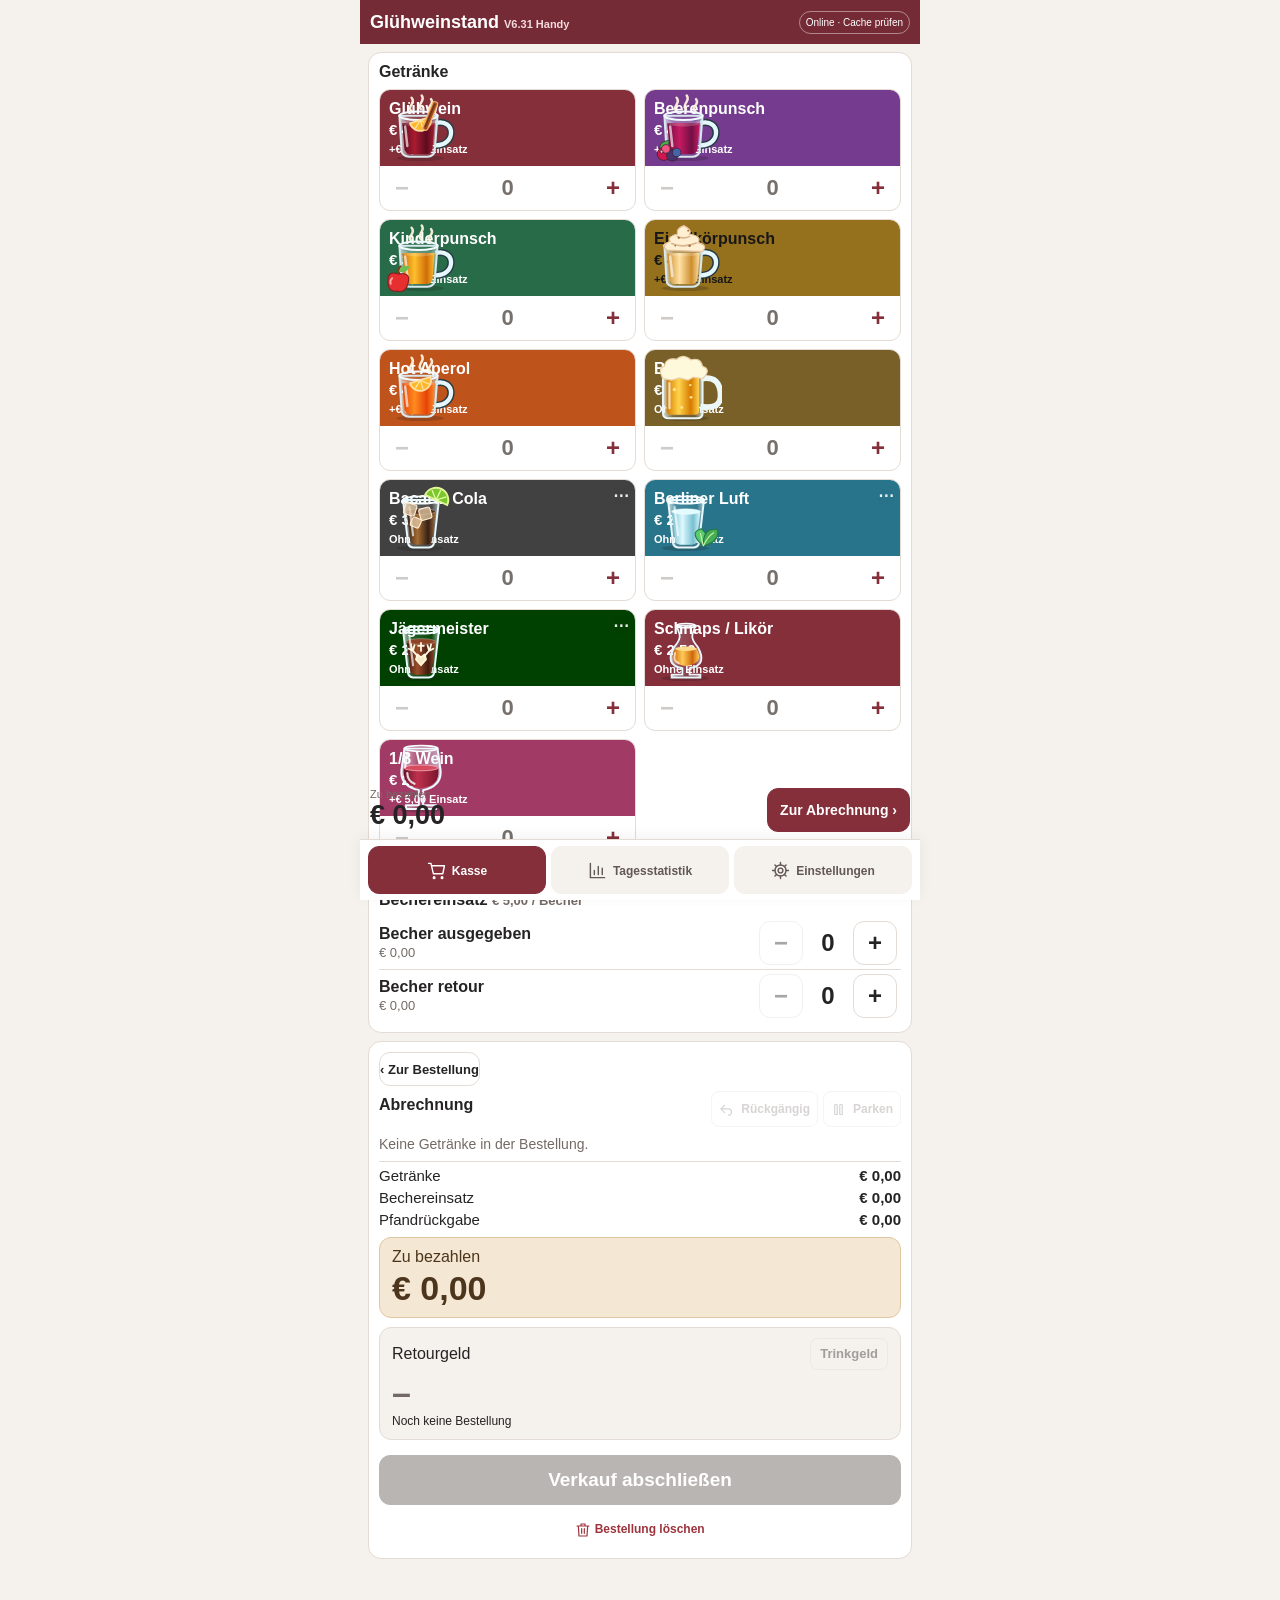
<file: mobile.html>
<!doctype html><html lang="de"><head><meta charset="utf-8"><meta name="viewport" content="width=device-width,initial-scale=1,viewport-fit=cover"><meta name="theme-color" content="#752b36"><meta name="apple-mobile-web-app-capable" content="yes"><meta name="apple-mobile-web-app-status-bar-style" content="default"><meta name="apple-mobile-web-app-title" content="Glühweinstand"><title>Glühweinstand Handy</title><link rel="manifest" href="./mobile.webmanifest"><link rel="apple-touch-icon" href="./icon.svg"><style>
:root{font-family:system-ui,-apple-system,sans-serif;color:#252323;background:#f5f1ed;--red:#852f3b;--line:#e4dbd4;--green:#237047}*{box-sizing:border-box}body{margin:0;padding:env(safe-area-inset-top) env(safe-area-inset-right) env(safe-area-inset-bottom) env(safe-area-inset-left)}button,input{font:inherit}button{cursor:pointer;touch-action:manipulation;min-height:48px;border:1px solid var(--line);border-radius:11px;background:#fff;color:inherit;font-weight:650;padding:10px 14px}button:active{transform:scale(.98)}button:disabled{opacity:.4;cursor:default}header{background:#752b36;color:white;padding:16px max(16px,calc((100% - 1200px)/2));display:flex;align-items:center;justify-content:space-between;gap:12px}h1{font-size:24px;margin:0}small{font-size:13px;color:#746a65}header small{color:#f5dce0}nav{display:flex;gap:8px;max-width:1200px;margin:14px auto;padding:0 16px}nav button{flex:1}nav button.active,.primary{background:var(--red);color:white;border-color:var(--red)}main{max-width:1200px;margin:auto;padding:0 16px 24px}.layout{display:grid;grid-template-columns:1.1fr 1fr;gap:16px}.panel{background:white;border:1px solid var(--line);border-radius:16px;padding:16px;margin-bottom:14px}h2{font-size:19px;margin:0 0 14px}h3{font-size:16px;margin:0 0 8px}.drinks{display:grid;grid-template-columns:repeat(2,1fr);gap:10px}.drink{background:var(--red);color:#fff;border:0;text-align:left;min-height:86px;padding:14px}.drink strong{display:block;font-size:19px}.drink span{display:flex;justify-content:space-between;align-items:center;margin-top:8px}.drink b{font-size:24px}.row{display:flex;align-items:center;gap:10px;padding:10px 0;border-bottom:1px solid var(--line)}.row:last-child{border-bottom:0}.grow{flex:1}.num{font-size:24px;font-weight:700;min-width:30px;text-align:center;font-variant-numeric:tabular-nums}.step{width:48px;padding:0;font-size:24px}.sum{display:flex;justify-content:space-between;gap:12px;margin:9px 0}.total,.change{padding:14px;border-radius:12px;background:#f5f1ed;margin:12px 0}.total strong,.change strong{display:block;font-size:clamp(30px,5vw,44px);font-variant-numeric:tabular-nums;line-height:1.15;margin-top:4px}.change strong{color:var(--green)}.change.bad strong{color:#a52626}input{width:100%;border:1px solid #cfc4bd;border-radius:10px;padding:12px;font-size:22px;background:white;color:inherit}label{display:block;font-weight:650;margin:8px 0}.cashkeys{display:grid;grid-template-columns:repeat(5,1fr);gap:6px;margin:10px 0}.cashkeys button{padding:8px 2px}.wide{width:100%;margin-top:8px}.primary.wide{min-height:58px;font-size:19px}.muted{color:#746a65;font-size:14px}.status{min-height:20px;margin-top:8px;font-size:14px;color:var(--green)}.error{color:#a52626}.hidden{display:none!important}.metrics{display:grid;grid-template-columns:repeat(3,1fr);gap:10px;margin-bottom:14px}.metric{background:#f5f1ed;padding:12px;border-radius:12px}.metric strong{display:block;font-size:26px;margin-top:6px}.export{display:flex;gap:10px;flex-wrap:wrap}.export button{flex:1}.settings-row{display:grid;grid-template-columns:minmax(0,1fr) minmax(70px,120px) 48px;gap:10px;align-items:center;margin-bottom:10px}.settings-row input{font-size:17px;min-width:0}.settings-row .step{color:#852f3b}.settings-head{display:grid;grid-template-columns:minmax(0,1fr) minmax(70px,120px) 48px;gap:10px;color:#746a65;font-size:14px;margin-bottom:6px}.add-product{margin:4px 0 12px;color:var(--red);border:1px dashed var(--red)}.order-name{min-width:0;overflow-wrap:anywhere}.order-row{flex-wrap:wrap}.order-row .step{flex-shrink:0}.pill{font-size:12px;padding:5px 8px;border:1px solid #ffffff70;border-radius:20px;white-space:nowrap}#date{font-size:16px;max-width:200px} @media(max-width:720px){.layout{grid-template-columns:1fr}.metrics{grid-template-columns:1fr 1fr}h1{font-size:20px}header{padding:12px}.drink strong{font-size:17px}}@media(min-width:900px){.drinks{grid-template-columns:repeat(3,1fr)}}
.settings-row,.settings-head{grid-template-columns:minmax(0,1fr) minmax(65px,120px) 104px 48px}.settings-row .deposit-toggle{min-height:48px;padding:8px 5px;font-size:15px;color:#746a65}.settings-row .deposit-toggle[aria-pressed="true"]{background:#e9f3ec;color:#237047;border-color:#a4c7ad}.deposit-toggle:focus-visible{outline:3px solid #852f3b;outline-offset:2px}@media(max-width:480px){.settings-row,.settings-head{grid-template-columns:minmax(0,1fr) 70px 72px 44px;gap:5px}.settings-row .step{width:44px}.settings-row input{padding:10px 6px;font-size:15px}.settings-row .deposit-toggle{font-size:13px}}

/* V5: compact, touch-friendly register with persistent bottom navigation */
:root{background:#f5f1ed}body{padding-bottom:0}header{padding:9px max(16px,calc((100% - 1168px)/2));min-height:48px}h1{font-size:21px}main{padding-top:12px;padding-bottom:calc(88px + env(safe-area-inset-bottom));max-width:1200px}.layout{gap:12px;align-items:start;grid-template-columns:minmax(0,1.08fr) minmax(0,1fr)}.panel{padding:12px;margin-bottom:10px;border-radius:13px}h2{font-size:17px;margin-bottom:10px}.drinks-heading{display:flex;align-items:center;justify-content:space-between}.item-count{font-size:14px;color:#746a65;font-weight:600}.drinks{gap:8px;grid-template-columns:repeat(3,minmax(0,1fr))}.drink-tile{display:grid;grid-template-rows:1fr auto;min-width:0;background:#fff;border:1px solid var(--line);border-radius:11px;overflow:hidden}.drink-tile.selected{border-color:var(--red);box-shadow:inset 0 0 0 1px var(--red)}.drink{width:100%;min-height:86px;padding:9px 10px;border-radius:0;text-align:left;display:flex;flex-direction:column;align-items:flex-start;justify-content:center;gap:3px}.drink strong{font-size:clamp(14px,1.45vw,18px);line-height:1.15;overflow-wrap:anywhere}.drink span.drink-price{display:block;margin:0;font-size:16px}.drink small{font-size:11px;line-height:1.2;color:#f5dce0}.drink-controls{display:grid;grid-template-columns:44px minmax(0,1fr) 44px;align-items:center;gap:0;padding:2px}.drink-controls button{border:0;min-height:44px;width:44px;background:transparent;color:var(--red);border-radius:8px}.drink-controls button:disabled{color:#746a65;opacity:.35}.drink-controls .num{font-size:21px;min-width:0}.row{padding:6px 0}.sum{margin:5px 0;font-size:15px}.total,.change{padding:10px 12px;margin:9px 0}.total strong,.change strong{font-size:clamp(32px,4.4vw,42px)}label{margin:6px 0}#cash{padding:9px 12px;font-size:24px;min-height:48px}.cashkeys{margin:8px 0}.wide{margin-top:6px}.primary.wide{min-height:54px}.status:empty{display:none}.status{min-height:0;margin-top:6px}#discard{font-size:14px;color:#746a65}nav{position:fixed;bottom:0;left:0;right:0;z-index:10;max-width:none;margin:0;gap:6px;padding:8px max(12px,calc((100% - 1168px)/2)) calc(8px + env(safe-area-inset-bottom));background:#fff;border-top:1px solid var(--line);box-shadow:0 -3px 14px #2515170d}nav button{min-width:0;min-height:48px;padding:8px 4px;font-size:15px}nav button:not(.active){border-color:transparent;background:#f5f1ed;color:#625854}nav button.active{background:var(--red);color:#fff} @media(max-width:820px){.layout{grid-template-columns:1fr}.drinks{grid-template-columns:repeat(3,minmax(0,1fr))}.drink strong{font-size:16px}}@media(max-width:480px){main{padding-left:8px;padding-right:8px}.drinks{grid-template-columns:repeat(2,minmax(0,1fr))}nav button{font-size:13px}.drink strong{font-size:15px}.panel{padding:10px}}
@media(min-width:821px) and (max-height:800px){header{min-height:44px;padding-top:6px;padding-bottom:6px}main{padding-top:9px}.panel{padding:10px}.drink{min-height:79px}.total,.change{margin:7px 0;padding:9px 12px}.cashkeys{margin:6px 0}.primary.wide{min-height:50px}}

/* iPhone portrait preview: order and payment are separate screens. */
 #checkoutBar,.back-link{display:none}@media(max-width:600px){:root{--nav-height:64px}body{max-width:520px;margin:auto;background:#f5f1ed}header{min-height:44px;padding:8px 12px}h1{font-size:19px}main{max-width:520px;padding:8px 10px calc(140px + env(safe-area-inset-bottom))}.layout{display:block}.panel{padding:10px;margin-bottom:8px}h2{font-size:16px;margin-bottom:7px}.drinks{grid-template-columns:repeat(2,minmax(0,1fr));gap:7px}.drink{min-height:61px;padding:7px 9px;gap:2px}.drink strong{font-size:16px}.drink span.drink-price{font-size:15px}.drink small{font-size:11px}.drink-controls{padding:0;grid-template-columns:44px 1fr 44px}.drink-controls button{height:44px;min-height:44px}.drink-controls .num{font-size:22px}.row{padding:3px 0;gap:7px}.row .step{width:44px;min-height:44px}.row .grow b{font-size:14px}.row .num{font-size:22px}.row small{font-size:12px}nav{width:min(100%,520px);left:50%;right:auto;transform:translateX(-50%);padding:5px 8px calc(5px + env(safe-area-inset-bottom));gap:5px;min-height:var(--nav-height)}nav button{font-size:12px;min-height:49px;padding:6px 2px}#checkoutBar{position:fixed;z-index:9;bottom:calc(var(--nav-height) + env(safe-area-inset-bottom));left:50%;transform:translateX(-50%);width:min(100%,520px);padding:9px 12px;display:flex;align-items:center;gap:12px;justify-content:space-between;background:#fff;border-top:1px solid var(--line);box-shadow:0 -4px 16px #25151712}#checkoutBar strong{display:block;font-size:27px;line-height:1.1;font-variant-numeric:tabular-nums}#checkoutBar button{min-height:49px;min-width:130px}#checkoutBar small{display:block;font-size:12px;margin-bottom:3px}.back-link{border:0;background:none;padding:0 4px;text-align:left;color:var(--red);margin-bottom:3px}.total strong,.change strong{font-size:40px}.settings-row input{font-size:16px}.settings-head{font-size:12px}.settings-row,.settings-head{grid-template-columns:minmax(0,1fr) 63px 69px 44px;gap:4px}.settings-row .step{width:44px}.settings-row .deposit-toggle{min-height:44px;font-size:13px}.metrics{grid-template-columns:1fr 1fr}.metric strong{font-size:21px}.metric:last-child{grid-column:span 2}.export{display:grid;grid-template-columns:1fr}#paymentPane .panel{padding:14px}#paymentPane .wide{min-height:49px}#paymentPane #cash{font-size:24px}#paymentPane .sum{margin:8px 0}#paymentPane{display:block;scroll-margin-top:12px;scroll-margin-bottom:150px}#checkoutBar{bottom:calc(59px + env(safe-area-inset-bottom))}@media(max-width:360px){.drink strong{font-size:14px}.drink{padding:7px}.settings-row,.settings-head{grid-template-columns:minmax(0,1fr) 55px 62px 44px}} .back-link{display:block}}
@media(max-width:600px){#paymentPane .back-link{display:none}#paymentPane .panel{margin-bottom:16px}main{padding-bottom:calc(160px + env(safe-area-inset-bottom))}#sale:not(.hidden) #paymentPane{display:block}#sale:not(.hidden) #orderPane{display:block}}
@media(max-width:600px){#checkoutBar{justify-content:center;text-align:center;padding:7px 12px}#checkoutBar strong{font-size:27px}}

/* Legacy Safari: explicit colors and flex layout; no CSS Grid required. */
body{background:#f5f1ed;color:#252323;font-family:-apple-system,Arial,sans-serif}
button{border-color:#e4dbd4}button:disabled{opacity:.4}
.drink,.primary,nav button.active{background:#852f3b;color:#fff;border-color:#852f3b}
.panel,.drink-tile,.row,nav{border-color:#e4dbd4}
.drink-tile.selected{border-color:#852f3b}
.drink-controls button{color:#852f3b}.change strong{color:#237047}
#checkoutBar,.back-link{display:none!important}
main{padding-bottom:100px}
.layout{display:block}
.drinks{display:flex;flex-wrap:wrap;margin:-4px}
.drink-tile{display:block;width:calc(50% - 8px);margin:4px}
.drink{display:block;min-height:64px}.drink strong{font-size:16px}.drink span.drink-price{display:block}
.drink-controls{display:flex;align-items:center;justify-content:space-between}
.drink-controls .num{flex:1}
.cashkeys{display:flex}.cashkeys button{flex:1;margin-right:4px}
.metrics{display:flex;flex-wrap:wrap}.metric{flex:1;margin:4px;min-width:120px}
.settings-row,.settings-head{display:flex;align-items:center}
.settings-row input:first-child,.settings-head span:first-child{flex:1;width:0}
.settings-row input:nth-child(2),.settings-head span:nth-child(2){width:70px;flex:none;margin-left:5px}
.settings-row .deposit-toggle,.settings-head span:nth-child(3){width:90px;flex:none;margin-left:5px}
.settings-row .step,.settings-head span:nth-child(4){width:44px;flex:none;margin-left:5px}
nav button{margin:0 3px}.row .step{margin:0 4px}.row .grow{flex:1}
.total strong,.change strong{font-size:34px}.status{color:#237047}
@media(min-width:768px){body,main{max-width:1200px}.layout{display:flex;align-items:flex-start}.layout>#orderPane{width:54%;padding-right:6px}.layout>#paymentPane{width:46%;padding-left:6px}.drink-tile{width:calc(33.333% - 8px)}.drink{min-height:76px}.drink strong{font-size:15px}.drink-controls button{width:40px;min-height:44px}.drink-controls .num{font-size:20px}.panel{padding:10px}.total strong,.change strong{font-size:36px}}
@media(max-width:767px){#checkoutBar{display:flex!important;justify-content:center;text-align:center;bottom:64px;padding:7px 12px}main{padding-bottom:170px}.layout{display:block}.drink-tile{width:calc(50% - 8px)}}
@media(min-width:601px) and (max-width:767px){.drink-tile{width:calc(33.333% - 8px)}}
@media(max-width:767px){#paymentPane{display:block!important}#orderPane{display:block!important}}
/* V6.14: modern desktop/tablet layout. Legacy iOS 10 files are separate. */
@media(min-width:768px){
 body{width:100%;max-width:none;margin:0}
 header{width:100%;padding:9px max(16px,calc((100% - 1568px)/2))}
 main{width:100%;max-width:1600px;margin:0 auto;padding:12px 16px calc(80px + env(safe-area-inset-bottom))}
 nav{width:100%;padding:8px max(16px,calc((100% - 1568px)/2)) calc(8px + env(safe-area-inset-bottom));gap:8px}
 nav button{margin:0}
 #sale.layout{display:grid;grid-template-columns:minmax(0,1fr);gap:12px;align-items:start}
 #sale>#orderPane,#sale>#paymentPane{width:auto;min-width:0;padding:0}
 #sale .drinks{display:grid;grid-template-columns:repeat(3,minmax(0,1fr));gap:8px;margin:0}
 #sale .drink-tile{display:grid;grid-template-rows:1fr auto;width:auto;min-width:0;margin:0}
 #sale .drink{display:flex;flex-direction:column;justify-content:center;align-items:flex-start;min-height:66px;gap:2px;padding:7px 10px}
 #sale .drink strong{font-size:16px;line-height:1.15;overflow-wrap:anywhere;white-space:normal}
 #sale .drink-controls{display:grid;grid-template-columns:44px minmax(0,1fr) 44px;padding:0}
 #sale .drink-controls button{width:44px;height:44px;min-height:44px}
 #sale .drink-controls .num{font-size:22px}
 #sale .panel{padding:10px;margin-bottom:10px}
 #sale h2{margin-bottom:8px}
 #sale .row{padding:4px 0}
 #sale .row .step{min-height:44px}
 #paymentPane .cashkeys{display:grid;grid-template-columns:repeat(5,minmax(0,1fr));gap:6px}
 #paymentPane .cashkeys button{min-width:0;margin:0}
}
@media(min-width:1000px){
 #sale.layout{grid-template-columns:minmax(0,1.35fr) minmax(0,1fr);gap:16px}
 #sale>#paymentPane{position:sticky;top:12px}
 #sale .drink strong{font-size:17px}
}
@media(min-width:1000px) and (max-height:820px){
 main{padding-top:8px}
 #sale .panel{padding:8px 10px;margin-bottom:7px}
 #sale .drink{min-height:58px;padding:5px 9px}
 #sale .drink-controls button{min-height:40px;height:40px}
 #sale .row{padding:2px 0}
 #sale .row .step{min-height:40px}
 #paymentPane .sum{margin:3px 0}
 #paymentPane .total,#paymentPane .change{padding:8px 10px;margin:6px 0}
 #paymentPane .wide,#paymentPane .cashkeys button,#paymentPane #cash{min-height:43px}
 #paymentPane .primary.wide{min-height:48px}
}
/* V6.15: custom colors, reorder, ranking. */
.settings-row{display:block!important;border:1px solid #e4dbd4;border-radius:10px;padding:7px;margin-bottom:8px}
.settings-main{display:flex;align-items:center;width:100%;gap:5px}
.settings-main input:first-child{flex:1;min-width:0;width:0}
.settings-main input:nth-child(2){width:78px;flex:none;margin-left:4px}
.settings-main .deposit-toggle{width:82px;flex:none;margin-left:4px}
.settings-main .step{width:42px;flex:none;margin-left:4px}
.settings-tools{display:flex;align-items:center;margin-top:5px}
.settings-tools button{min-height:40px;margin-right:5px;padding:4px 9px}
.settings-tools .color-button{flex:1;margin-right:0}
.color-editor{padding:6px 0}.color-editor input[type=color]{width:75px;height:44px;padding:3px;margin-right:5px}.color-editor input[aria-label="Hex-Farbcode"]{width:130px;font-size:16px;padding:8px}
.rgb-line{display:flex;align-items:center;font-size:13px}.rgb-line span{width:48px}.rgb-line input{flex:1;min-width:0;padding:0;width:auto;margin:0 8px;height:30px}
#rankBy{font:inherit;padding:8px;background:white;border:1px solid #e4dbd4;border-radius:8px;width:100%;max-width:280px}
.rank-item{margin:9px 0}.rank-line{display:flex;align-items:center;gap:8px;font-size:14px}.rank-line .grow{flex:1}.rank-track{height:7px;background:#eee4df;border-radius:5px;margin-top:4px;overflow:hidden}.rank-fill{height:7px;background:#852f3b;border-radius:5px}
@media(max-width:480px){.settings-main input:nth-child(2){width:65px}.settings-main .deposit-toggle{width:68px}.settings-main .step{width:38px}.settings-main input{font-size:14px;padding:7px 4px}.settings-main .deposit-toggle{font-size:12px}.settings-head{display:none}}
/* V6.16 action menu */
.drink-tile{position:relative}.drink-tile.has-actions .drink{padding-right:37px;-webkit-touch-callout:none;-webkit-user-select:none;user-select:none}.action-more{position:absolute;right:4px;top:4px;min-width:30px;min-height:30px;height:30px;padding:0 5px;background:#ffffffed;color:#252323;border:1px solid #ffffff;border-radius:7px;font-size:20px;line-height:1;z-index:1}
.action-overlay{position:fixed;top:0;right:0;bottom:0;left:0;background:rgba(33,21,27,.72);display:flex;align-items:center;justify-content:center;z-index:100;padding:14px}.action-modal{background:white;border-radius:14px;padding:18px;width:100%;max-width:390px;max-height:90%;overflow:auto;color:#252323}.action-modal .wide{min-height:48px}.action-modal p{margin:4px 0 8px}.action-line{display:flex;align-items:center;gap:6px;background:#f5f1ed;border-radius:8px;margin:4px 0;padding:5px 8px;font-size:13px}.action-line .step{min-width:38px;width:38px;min-height:38px;margin-left:6px}.action-line .grow{flex:1}.action-editor{padding:5px 0}.action-setting{border:1px solid #e4dbd4;border-radius:8px;margin:6px 0;padding:8px}.action-field{display:flex;align-items:center;font-size:13px}.action-field span{width:42%;min-width:100px}.action-field input{flex:1;min-width:0;font-size:16px;padding:6px}.settings-tools .action-edit-button{margin-left:5px;margin-right:0;font-size:13px}.settings-tools .color-button{min-width:0;font-size:13px}.action-modal .muted{font-size:13px}
/* V6.17: wider promotion fields, discreet action and undo icons. */
#settings .action-setting .action-field{display:flex;align-items:center;width:100%;margin:5px 0;gap:8px}
#settings .action-setting .action-field>span{width:34%;min-width:104px;max-width:200px;flex:none}
#settings .action-setting .action-field>input{width:100%;min-width:0;max-width:none;flex:1 1 0%;margin:0 0 0 6px;padding:8px;font-size:16px}
#settings .action-setting .action-field:not(:first-child)>input{max-width:160px}
#settings .action-setting .action-field:first-child>input{max-width:none}
#sale .drink-tile.has-actions .drink{padding-right:25px}
#sale .action-more{top:0;right:0;width:28px;min-width:28px;height:31px;min-height:31px;padding:0;border:0;border-radius:5px;background:transparent;font-size:16px;font-weight:700;line-height:1;opacity:.9}
#sale .action-more:focus{outline:1px solid currentColor;outline-offset:-3px}
#paymentPane .payment-heading{display:flex;align-items:center;justify-content:space-between;min-height:34px;margin:0 0 5px}
#paymentPane .payment-heading h2{margin:0}
#paymentPane .undo-small{display:flex;align-items:center;justify-content:center;width:34px;min-width:34px;height:34px;min-height:34px;padding:0;margin:0;background:transparent;color:#746a65;border:1px solid #e4dbd4;border-radius:8px}
#paymentPane .undo-small:disabled{opacity:.28}
#paymentPane .undo-small svg{pointer-events:none;display:block}
@media(max-width:480px){#settings .action-setting .action-field>span{width:38%;min-width:95px}#settings .action-setting .action-field>input{margin-left:3px}}
/* V6.18 */
#settings .settings-main{display:flex;align-items:center;gap:4px;flex-wrap:nowrap}
#settings .settings-main>input:first-child{flex:1 1 90px;width:0;min-width:65px}
#settings .settings-main>input:nth-child(2){width:70px;flex:none;margin:0}
#settings .settings-main>.deposit-toggle{width:70px;min-width:55px;margin:0;font-size:13px}
#settings .settings-main>button:not(.deposit-toggle){width:34px;min-width:30px;min-height:40px;padding:0;margin:0;font-size:17px;flex:none}
#settings .settings-main>.step{color:#a52626}
#settings .settings-extra{padding-top:6px}
#settings .settings-tools{margin:0 0 5px}
#settings .settings-tools button{flex:1}
#settings .sold-label{display:flex;align-items:center;font-size:14px;gap:7px}
#settings .sold-label input,.pref-check input{width:22px;height:22px;min-height:0;flex:none;margin:0 8px 0 0}
#sale .sold-out .drink{background:#777!important;color:#fff!important}
#sale .sold-out .drink small{color:#fff!important}
#sale .sold-out .drink:disabled{opacity:.75}
#sale .sold-out .action-more{display:none}
#paymentPane .heading-tools{display:flex;align-items:center;gap:4px}
#paymentPane .mini-tool,.mini-tool{min-width:34px;width:auto;height:34px;min-height:34px;padding:0 7px;background:transparent;color:#746a65;border:1px solid #e4dbd4;border-radius:8px;font-size:17px;line-height:1}
#paymentPane .mini-tool:disabled{opacity:.28}
#basketToggle{display:flex;justify-content:space-between;align-items:center;width:100%;padding:0;border:0;background:transparent;text-align:left;min-height:26px;height:auto;font-size:inherit;font-weight:normal;color:inherit}
#basketDetails,.recent-detail{padding:5px 8px;background:#f5f1ed;border-radius:7px;font-size:13px}
#basketDetails .sum,.recent-detail .sum{gap:6px}
.cash-extra{display:flex;gap:5px}
.cash-extra button{flex:1;min-width:0;margin:4px 0 0!important}
.park-entry{display:flex;align-items:center;gap:7px;padding:7px 0;border-bottom:1px solid #e4dbd4}
.park-entry .grow{flex:1}.park-entry small{display:block;margin-top:3px}
.pref-check{display:flex;align-items:center;font-size:15px}.pref-group{border-top:1px solid #e4dbd4;margin-top:12px;padding-top:12px}
#testBanner{background:#e6c16a;color:#493400;padding:5px 10px;text-align:center;font-weight:bold;font-size:14px}
#testBanner button{min-height:30px;padding:3px 8px;margin-left:10px;font-size:13px}
body.night-mode,body.night-mode main{background:#18181b;color:#f1eeeb}
body.night-mode .panel,body.night-mode .drink-tile,body.night-mode nav,body.night-mode .action-modal{background:#27272a;color:#f1eeeb;border-color:#4c4c50}
body.night-mode .total,body.night-mode .change,body.night-mode .metric,body.night-mode #basketDetails,body.night-mode .recent-detail,body.night-mode .action-line,body.night-mode #checkoutBar{background:#36363a;color:#f1eeeb;border-color:#525257}
body.night-mode button:not(.drink):not(.primary):not(.action-more):not(.color-button),body.night-mode input,body.night-mode select,body.night-mode textarea{background:#303034;color:#f1eeeb;border-color:#57575d}
body.night-mode nav button.active{background:#852f3b!important;color:white}
body.night-mode .muted,body.night-mode small,body.night-mode .item-count{color:#c5c2c0}
body.night-mode .change strong,body.night-mode .status{color:#83d9a5}
body.night-mode .change.bad strong,body.night-mode .error{color:#ff9e9e}
body.night-mode .row,body.night-mode .settings-row,body.night-mode .action-setting,body.night-mode .pref-group,body.night-mode .park-entry{border-color:#515157}
@media(max-width:520px){#settings .settings-main{flex-wrap:wrap}#settings .settings-main>input:first-child{flex:1 1 105px}#settings .settings-main>input:nth-child(2){width:62px}#settings .settings-main>.deposit-toggle{width:57px}#settings .settings-main>button:not(.deposit-toggle){width:31px;min-width:31px}}
/* V6.19 */
#settings .settings-extra .delete-product{display:block;width:100%;min-height:36px;margin:7px 0 0;padding:5px 10px;font-size:14px;color:#a52626;border-color:#cfa6a6;background:transparent}
#settings .settings-main .product-name-input{font-weight:650}
#settings .settings-main .product-name-input::placeholder{color:inherit;opacity:.7}
#basketDetails{background:transparent;padding:2px 0 7px;margin-bottom:5px;border-bottom:1px solid #e4dbd4;border-radius:0}
#basketDetails p{margin:2px 0}
#basketDetails .basket-row,.park-items .basket-row{align-items:center;margin:4px 0;font-size:14px;gap:6px}
.basket-row .grow{flex:1;min-width:0;overflow-wrap:break-word}.basket-row b{white-space:nowrap}
#paymentPane .basket-minus{width:29px;min-width:29px;height:29px;min-height:29px;padding:0;margin:0 0 0 3px;font-size:17px}
#parkPanel h2{margin:0 0 6px}#parkInfo:empty{display:none}
.park-card{border:1px solid #e4dbd4;border-radius:9px;padding:9px;margin:7px 0}
.park-head,.park-foot{display:flex;align-items:center;justify-content:space-between;gap:5px}
.park-head small{white-space:nowrap}.park-items{margin:5px 0}.park-items>small{display:block;margin:3px 0}.park-total{flex:1;font-size:19px}
#sale>#paymentPane.has-parked{position:static}
html.night-mode{background:#18181b!important;color:#f1eeeb;color-scheme:dark}
body.night-mode{background:#18181b!important;color:#f1eeeb!important;min-height:100vh}
body.night-mode header{background:#54262e;color:#fff}
body.night-mode #settings .settings-main .deposit-toggle[aria-pressed="true"]{background:#214737;color:#b1ebc9;border-color:#56826a}
body.night-mode #settings .settings-extra .delete-product{background:transparent;color:#ff9e9e;border-color:#87535a}
body.night-mode #basketDetails{background:transparent;border-color:#515157}
body.night-mode .park-card{background:#303034;color:#f1eeeb;border-color:#515157}
body.night-mode #rankBy{background:#303034;color:#f1eeeb;border-color:#57575d}
body.night-mode #discard,body.night-mode .undo-small,body.night-mode .mini-tool,body.night-mode .settings-head{color:#e1ddda}
body.night-mode .drink-controls button:disabled{color:#a4a1a0}body.night-mode .rank-track{background:#4a4a4f}
body.night-mode .sum,body.night-mode label{color:inherit}
/* V6.22: optional tip calculator */
.tip-heading{display:flex;align-items:center;justify-content:space-between;gap:6px}
#paymentPane .tip-toggle{min-height:32px;height:32px;padding:3px 9px;margin:0;font-size:13px;border-radius:7px;background:transparent}
#tipRow{align-items:center;gap:6px}#tipRow>span{flex:1}
#tipPanel{border-top:1px solid #d8cec8;margin-top:10px;padding-top:8px}
.tip-modes,.tip-quick{display:flex;margin:4px 0;gap:4px}
.tip-modes button,.tip-quick button{flex:1;min-width:0;min-height:42px;padding:5px 4px;font-size:14px;margin:0 2px 0 0}
.tip-modes button[aria-pressed="true"]{background:#852f3b;color:#fff;border-color:#852f3b}
#tipInput{font-size:17px;padding:9px;min-height:42px}
#tipPanel .wide{font-size:14px;min-height:42px}
body.night-mode #tipPanel{border-color:#515157}
body.night-mode .tip-modes button[aria-pressed="true"]{background:#852f3b;color:#fff}

/* V6.24: explicit grid sizing without legacy flex widths or margins. */
#sale .drinks{display:grid;grid-template-columns:repeat(2,minmax(0,1fr));gap:8px;margin:0;width:100%}
#sale .drink-tile{display:grid;grid-template-rows:1fr auto;width:auto;min-width:0;margin:0}
#sale .drink{width:100%;min-width:0;display:flex;flex-direction:column;align-items:flex-start;justify-content:center}
#sale .drink strong{max-width:100%;overflow-wrap:break-word;white-space:normal}
#sale .drink-controls{display:grid;grid-template-columns:44px minmax(0,1fr) 44px;padding:0}
#sale .drink-controls button{width:44px;min-width:44px;min-height:44px;height:44px;margin:0}
#sale .drink-controls .num{min-width:0;text-align:center}


/* Mobile-specific layout, independent of desktop/tablet breakpoints. */
html,body{width:100%;min-width:0}
body.mobile-layout{max-width:560px;margin:0 auto}
body.mobile-layout header{padding:9px 10px;gap:6px;min-height:44px}
body.mobile-layout h1{font-size:18px;white-space:nowrap}
body.mobile-layout header small{font-size:11px}
body.mobile-layout .pill{font-size:10px;padding:5px 6px}
body.mobile-layout main{width:100%;max-width:560px;padding:8px 8px calc(148px + env(safe-area-inset-bottom));margin:0 auto}
body.mobile-layout #sale.layout{display:block;width:100%}
body.mobile-layout #sale>#orderPane,body.mobile-layout #sale>#paymentPane{display:block!important;position:static;width:100%;min-width:0;padding:0;margin:0}
body.mobile-layout #sale .panel{padding:10px;margin:0 0 8px}
body.mobile-layout #sale h2{font-size:16px;margin-bottom:8px}
body.mobile-layout #sale .drink{min-height:76px;padding:8px 9px;gap:3px;text-align:left}
body.mobile-layout #sale .drink-tile.has-actions .drink{padding-right:24px}
body.mobile-layout #sale .drink strong{font-size:16px;line-height:1.15}
body.mobile-layout #sale .drink span.drink-price{font-size:15px;margin:0}
body.mobile-layout #sale .drink small{font-size:11px;line-height:1.2}
body.mobile-layout #sale .drink-controls .num{font-size:22px}
body.mobile-layout #sale .row{padding:4px 0;gap:6px}
body.mobile-layout #sale .row .step{width:44px;min-height:44px}
body.mobile-layout #paymentPane .cashkeys{display:grid;grid-template-columns:repeat(5,minmax(0,1fr));gap:4px}
body.mobile-layout #paymentPane .cashkeys button{min-width:0;padding:5px 0;margin:0;font-size:14px}
body.mobile-layout #paymentPane .wide{min-height:46px}
body.mobile-layout #paymentPane .primary.wide{min-height:50px}
body.mobile-layout #paymentPane .total strong,body.mobile-layout #paymentPane .change strong{font-size:34px}
body.mobile-layout #paymentPane .back-link{display:block!important;min-height:34px;height:auto;margin:0 0 5px;padding:4px 0;font-size:13px}
body.mobile-layout nav{position:fixed;left:50%;right:auto;transform:translateX(-50%);bottom:0;width:100%;max-width:560px;gap:5px;margin:0;padding:6px 8px calc(6px + env(safe-area-inset-bottom));min-height:60px}
body.mobile-layout nav button{min-height:48px;margin:0;padding:4px;font-size:12px}
body.mobile-layout #sale:not(.hidden) #checkoutBar{display:flex!important;position:fixed;left:50%;right:auto;transform:translateX(-50%);width:100%;max-width:560px;bottom:calc(60px + env(safe-area-inset-bottom));padding:6px 10px;justify-content:space-between;align-items:center;text-align:left;gap:8px;min-height:61px}
body.mobile-layout #checkoutBar>div{min-width:0;flex:1}
body.mobile-layout #checkoutBar small{font-size:11px;display:block}
body.mobile-layout #checkoutBar strong{font-size:27px;display:block}
body.mobile-layout #toPayment{display:block;min-height:44px;min-width:0;padding:7px 12px;font-size:14px}
body.mobile-layout #paymentPane{scroll-margin-top:8px;scroll-margin-bottom:140px}
body.mobile-layout .settings-main{flex-wrap:wrap!important}
body.mobile-layout #settings .settings-main>input:first-child{flex:1 1 110px;min-width:95px}
body.mobile-layout #settings .settings-main>input:nth-child(2){width:61px}
body.mobile-layout #settings .settings-main>.deposit-toggle{width:59px}
body.mobile-layout #settings .settings-main>button:not(.deposit-toggle){width:31px;min-width:31px}
@media(max-width:360px){body.mobile-layout #sale .drink strong{font-size:14px}body.mobile-layout #sale .drink{padding:7px 6px}body.mobile-layout #sale .drink-tile.has-actions .drink{padding-right:23px}body.mobile-layout #sale .drinks{gap:6px}body.mobile-layout #paymentPane .cashkeys button{font-size:12px}}


/* V6.24: embedded, single-drink illustrations; no extra network requests. */
#sale .drink.pictured{position:relative;min-height:84px;padding-left:68px;padding-right:6px;box-sizing:border-box;text-align:left}
#sale .drink-tile.has-actions .drink.pictured{padding-right:21px}
#sale .drink-picture{display:block;position:absolute;left:4px;top:50%;width:61px;height:72px;margin:0;transform:translateY(-50%);pointer-events:none;-webkit-user-select:none;user-select:none}
#sale .drink.pictured strong{display:block;max-width:100%;font-size:15px;line-height:1.13;white-space:normal;overflow-wrap:break-word;word-wrap:break-word}
#sale .drink.pictured .drink-price{display:block;margin:2px 0 0;font-size:15px;line-height:1.15}
#sale .drink.pictured small{display:block;font-size:10px;line-height:1.2;margin:2px 0 0;white-space:normal}
#sale .sold-out .drink-picture{opacity:.42;filter:grayscale(1)}
@media(min-width:1000px){#sale .drink.pictured{padding-left:82px;min-height:88px}#sale .drink-picture{width:72px;height:76px;left:5px}#sale .drink.pictured strong{font-size:16px}}
@media(max-width:600px){#sale .drink.pictured,body.mobile-layout #sale .drink.pictured{min-height:90px;padding-left:56px;padding-right:5px}#sale .drink-tile.has-actions .drink.pictured,body.mobile-layout #sale .drink-tile.has-actions .drink.pictured{padding-right:19px}#sale .drink-picture{width:51px;height:65px;left:2px}#sale .drink.pictured strong,body.mobile-layout #sale .drink.pictured strong{font-size:14px}#sale .drink.pictured .drink-price,body.mobile-layout #sale .drink.pictured .drink-price{font-size:14px}#sale .drink.pictured small{font-size:10px}}
@media(max-width:360px){#sale .drink.pictured,body.mobile-layout #sale .drink.pictured{padding-left:47px}#sale .drink-picture{width:43px;height:57px}#sale .drink.pictured strong,body.mobile-layout #sale .drink.pictured strong{font-size:13px}}

/* V6.26: stress-resistant visual hierarchy, no audio or vibration. */
.ui-icon{display:inline-block;vertical-align:middle;flex:none;pointer-events:none}
#sale .drink-tile.selected{border-color:#2c995d!important;box-shadow:inset 0 0 0 2px #2c995d}
#sale .drink-tile.selected .drink-controls{background:#d8f0df;color:#164d31}
#sale .drink-tile.selected .drink-controls button{color:#17613a;background:transparent}
#sale .drink-tile .drink-controls .num{font-size:25px;font-weight:800;font-variant-numeric:tabular-nums}
#sale .drink-tile.selected .num{color:#15542f}
body.night-mode #sale .drink-tile.selected{border-color:#70d99a!important;box-shadow:inset 0 0 0 2px #70d99a}
body.night-mode #sale .drink-tile.selected .drink-controls{background:#214732;color:#b8e5c8}
body.night-mode #sale .drink-tile.selected .drink-controls .num,body.night-mode #sale .drink-tile.selected .drink-controls button{color:#b8e5c8;background:transparent}
#sale .drink-tile:not(.selected) .num{color:#77716d}
body.night-mode #sale .drink-tile:not(.selected) .num{color:#a6a3a1}
#paymentPane .heading-tools{display:flex;align-items:center;gap:5px}
#paymentPane .heading-tools .undo-small,#paymentPane .heading-tools .mini-tool{display:flex;align-items:center;justify-content:center;min-width:0;width:auto;height:36px;min-height:36px;padding:4px 7px;font-size:12px;white-space:nowrap;gap:4px}
#paymentPane .heading-tools .ui-icon{width:15px;height:15px;margin-right:3px}
#paymentPane .basket-minus.trash-position{width:34px;min-width:34px;height:34px;min-height:34px;color:#a52626;display:flex;align-items:center;justify-content:center}
#paymentPane .basket-minus.trash-position .ui-icon{width:16px;height:16px}
body.night-mode #paymentPane .basket-minus.trash-position{color:#f3b2b2}
#paymentPane #discard{width:auto;display:block;min-height:36px;margin:7px auto 0;padding:5px 10px;font-size:12px;background:transparent;border-color:transparent;color:#9d343d}
body.night-mode #paymentPane #discard{background:transparent;color:#ecb5b5;border-color:transparent}
#paymentPane .total{background:#f4e7d3;color:#4c351c;border:1px solid #e1c6a3}
#paymentPane .total strong,#paymentPane .change strong{font-size:40px;line-height:1.08;font-weight:800}
#paymentPane .change{border:1px solid #e4dbd4}
#paymentPane .change.pay-short{background:#fce6e7;color:#8d222e;border-color:#df9ca3}
#paymentPane .change.pay-short strong{color:#a52626}
#paymentPane .change.pay-ready{background:#e0f2e5;color:#165735;border-color:#a5d0b2}
#paymentPane .change.pay-ready strong{color:#17623a}
#paymentPane .change.pay-refund{background:#e1edf8;color:#254c73;border-color:#a9c5e0}
#paymentPane .change.pay-refund strong{color:#254c73}
#paymentPane .change.pay-neutral strong{color:#746a65}
#paymentState{display:block;font-size:12px;line-height:1.25;margin-top:4px;color:inherit}
#paymentPane #finish:not(:disabled){background:#237047;color:#fff;border-color:#237047;opacity:1}
#paymentPane #finish:disabled{background:#99938e;color:#fff;border-color:#99938e;opacity:.68}
body.night-mode #paymentPane .total{background:#3b342c;color:#f8e6c9;border-color:#796348}
body.night-mode #paymentPane .change.pay-short{background:#54272c;color:#ffd1d1;border-color:#97545b}
body.night-mode #paymentPane .change.pay-short strong{color:#ffb8b8}
body.night-mode #paymentPane .change.pay-ready{background:#214732;color:#b8e5c8;border-color:#478260}
body.night-mode #paymentPane .change.pay-ready strong{color:#b8e5c8}
body.night-mode #paymentPane .change.pay-refund{background:#28425b;color:#badcff;border-color:#557b9e}
body.night-mode #paymentPane .change.pay-refund strong{color:#badcff}
body.night-mode #paymentPane .change.pay-neutral strong{color:#c5c2c0}
body.night-mode #paymentPane #finish:disabled{background:#48484b;color:#bdbdbd;border-color:#5b5b5d;opacity:1}
#paymentPane .cashkeys button.note-5{background:#62696d;color:#fff;border-color:#62696d}
#paymentPane .cashkeys button.note-10{background:#a44941;color:#fff;border-color:#a44941}
#paymentPane .cashkeys button.note-20{background:#346591;color:#fff;border-color:#346591}
#paymentPane .cashkeys button.note-50{background:#9a5d26;color:#fff;border-color:#9a5d26}
#paymentPane .cashkeys button.note-100{background:#37734a;color:#fff;border-color:#37734a}
#paymentPane .cashkeys button.note-200{background:#82742b;color:#fff;border-color:#82742b}
#paymentPane .cashkeys button.note-500{background:#735286;color:#fff;border-color:#735286}
body.night-mode #paymentPane .cashkeys button.note-5{background:#62696d;color:#fff;border-color:#62696d}
body.night-mode #paymentPane .cashkeys button.note-10{background:#a44941;color:#fff;border-color:#a44941}
body.night-mode #paymentPane .cashkeys button.note-20{background:#346591;color:#fff;border-color:#346591}
body.night-mode #paymentPane .cashkeys button.note-50{background:#9a5d26;color:#fff;border-color:#9a5d26}
body.night-mode #paymentPane .cashkeys button.note-100{background:#37734a;color:#fff;border-color:#37734a}
body.night-mode #paymentPane .cashkeys button.note-200{background:#82742b;color:#fff;border-color:#82742b}
body.night-mode #paymentPane .cashkeys button.note-500{background:#735286;color:#fff;border-color:#735286}
#cashFeedback{float:right;color:#237047;font-size:13px;font-weight:750;min-height:16px}
#drinkFeedback{font-size:12px;color:#237047;font-weight:650;overflow:hidden;white-space:nowrap;text-overflow:ellipsis;max-width:46%;margin-left:auto;margin-right:7px}
body.night-mode #cashFeedback,body.night-mode #drinkFeedback{color:#9de7b8}
#saleSuccess{position:fixed;z-index:90;top:56px;left:50%;transform:translateX(-50%);width:calc(100% - 24px);max-width:340px;pointer-events:none;background:#214732;color:#e4faeb;border:1px solid #70c990;border-radius:12px;padding:12px 16px;text-align:center;box-shadow:0 6px 18px #0004}
#saleSuccess .success-top{display:flex;align-items:center;justify-content:center;font-weight:750;font-size:17px}
#saleSuccess .ui-icon{margin-right:7px}#saleSuccess strong{display:block;font-size:32px;margin:3px 0}#saleSuccess small{color:#c2e6d0;display:block}
#settings .setting-category{border:1px solid #e4dbd4;border-radius:10px;margin-bottom:8px;overflow:hidden}
#settings .category-toggle{display:flex;align-items:center;text-align:left;width:100%;border:0;border-radius:0;background:#fff;min-height:60px;padding:10px 12px;color:inherit}
#settings .category-toggle .ui-icon{margin-right:12px;width:23px;height:23px;color:#746a65}
#settings .category-text{flex:1;min-width:0;display:block}#settings .category-text b{display:block;font-size:16px}#settings .category-text small{display:block;font-size:12px;line-height:1.25;margin-top:3px;font-weight:400}
#settings .category-arrow{margin-left:8px;color:#746a65;font-size:17px}
#settings .category-toggle[aria-expanded="true"] .category-arrow{transform:rotate(180deg)}
#settings .category-body{border-top:1px solid #e4dbd4;padding:12px}
body.night-mode #settings .setting-category,body.night-mode #settings .category-body{border-color:#515157}
body.night-mode #settings .category-toggle{background:#303034;color:#f1eeeb}
body.night-mode #settings .category-toggle .ui-icon,body.night-mode #settings .category-arrow{color:#c5c2c0}
nav button .ui-icon{width:19px;height:19px;margin-right:6px;vertical-align:middle}
nav button span{vertical-align:middle}
@media(max-width:600px){nav button .ui-icon{display:block;margin:0 auto 3px;width:18px;height:18px}nav button span{display:block;font-size:12px}#paymentPane .total strong,#paymentPane .change strong,body.mobile-layout #paymentPane .total strong,body.mobile-layout #paymentPane .change strong{font-size:36px}#paymentPane .heading-tools .undo-small,#paymentPane .heading-tools .mini-tool{font-size:11px;padding:4px 5px}#settings .category-body{padding:8px}}

/* V6.26: keyboard-free cash and tip entry, ES5/iOS 10-compatible. */
#cashOpen{display:flex;width:100%;min-height:48px;align-items:center;justify-content:space-between;text-align:left;font-size:24px;font-weight:700;padding:9px 12px;border:1px solid #cfc4bd;background:#fff}
#cashOpen svg{flex:none;margin-left:6px;pointer-events:none;color:#746a65}
#cashOpen.empty #cashDisplay{color:#8a817c;font-weight:500}
body.night-mode #cashOpen{background:#303034;color:#f1eeeb;border-color:#57575d}
body.night-mode #cashOpen svg,body.night-mode #cashOpen.empty #cashDisplay{color:#c5c2c0}
#tipQuick .tip-choice{display:flex;flex-direction:column;align-items:center;justify-content:center;min-height:56px;line-height:1.2}
#tipQuick .tip-choice b{font-size:15px}#tipQuick .tip-choice small{font-size:10px;display:block;margin-top:4px;font-weight:400;color:inherit;opacity:.88}
#tipHelp{font-size:12px;margin:5px 0;color:inherit}
#tipCustom{display:block;min-height:44px}
#numberOverlay{z-index:120}
#numberOverlay .number-modal{box-sizing:border-box;max-width:370px;padding:14px;max-height:94%;overflow:auto}
#numberContext{margin:4px 0 8px}
#numberValue{border:1px solid #cfc4bd;background:#f5f1ed;border-radius:9px;padding:10px 12px;font-size:32px;line-height:1.12;font-weight:750;text-align:right;min-height:58px;font-variant-numeric:tabular-nums}
#numberValue.replace-ready{border-color:#852f3b}
.number-keys{display:flex;flex-wrap:wrap;margin:6px -3px 0}
.number-keys button{width:calc(33.3333% - 6px);margin:3px;min-height:52px;height:52px;padding:3px;font-size:24px}
.number-tools{display:flex;align-items:stretch;margin:4px -3px 0}
.number-tools button{flex:1;min-width:0;margin:3px;padding:6px 3px;min-height:46px;font-size:13px}
#numberOK:not(:disabled){background:#237047;color:#fff;border-color:#237047}
.number-preview{font-size:13px;font-weight:650;min-height:16px;margin:6px 0 0;color:#237047}
#numberError{font-size:13px;margin:4px 0 0}
body.night-mode #numberValue{background:#303034;color:#f1eeeb;border-color:#57575d}
body.night-mode #numberValue.replace-ready{border-color:#b9707b}
body.night-mode .number-preview{color:#a0edb9}
@media(max-height:500px){#numberOverlay .number-modal{padding:9px}.number-keys button{height:37px;min-height:37px;font-size:20px}#numberValue{min-height:44px;font-size:25px;padding:6px}.number-tools button{min-height:38px}#numberContext{margin:2px 0}}
</style></head><body class="mobile-layout"><header><h1>Glühweinstand <small>V6.31 Handy</small></h1><span class="pill" id="offline">Offline-Status</span></header><div id="testBanner" class="hidden">TESTMODUS – keine echten Buchungen<button id="stopTest" type="button">Testmodus beenden</button></div><main>
<section id="sale" class="layout"><div id="orderPane"><div class="panel"><h2 class="drinks-heading">Getränke <span id="drinkFeedback" aria-live="polite"></span><span id="itemCount" class="item-count"></span></h2><div id="drinks" class="drinks"></div></div><div class="panel"><h2>Bechereinsatz <small id="depositLabel"></small></h2><div class="row"><div class="grow"><b>Becher ausgegeben</b><br><small id="outValue"></small></div><button class="step" id="outMinus" aria-label="Ausgegebene Becher minus">−</button><span class="num" id="out"></span><button class="step" id="outPlus" aria-label="Ausgegebene Becher plus">+</button></div><div class="row"><div class="grow"><b>Becher retour</b><br><small id="backValue"></small></div><button class="step" id="backMinus" aria-label="Retournierte Becher minus">−</button><span class="num" id="back"></span><button class="step" id="backPlus" aria-label="Retournierte Becher plus">+</button></div></div></div>
<div id="paymentPane"><div class="panel"><button id="backToOrder" class="back-link">‹ Zur Bestellung</button><div class="payment-heading"><h2>Abrechnung</h2><div class="heading-tools"><button id="undoLast" type="button" class="undo-small" aria-label="Letzten Verkauf rückgängig machen" title="Letzten Verkauf rückgängig machen" disabled><svg class="ui-icon" width="16" height="16" viewBox="0 0 24 24" fill="none" stroke="currentColor" stroke-width="1.8" stroke-linecap="round" stroke-linejoin="round" aria-hidden="true" focusable="false"><path d="M9 5 3 11l6 6M3 11h12a5 5 0 0 1 0 10"/></svg><span>Rückgängig</span></button><button id="parkOrder" type="button" class="mini-tool" title="Bestellung parken" aria-label="Bestellung parken"><svg class="ui-icon" width="16" height="16" viewBox="0 0 24 24" fill="none" stroke="currentColor" stroke-width="1.8" stroke-linecap="round" stroke-linejoin="round" aria-hidden="true" focusable="false"><rect x="6" y="4" width="4" height="16" rx="1"/><rect x="14" y="4" width="4" height="16" rx="1"/></svg><span>Parken</span></button></div></div><div id="basketDetails" aria-label="Aktuelle Bestellung"></div><div class="sum"><span>Getränke</span><b id="drinkSum"></b></div><div class="sum"><span>Bechereinsatz</span><b id="outSum"></b></div><div class="sum"><span>Pfandrückgabe</span><b id="backSum"></b></div><div class="sum hidden" id="tipRow"><span>Trinkgeld</span><b id="tipSum"></b><button type="button" id="tipClear" class="basket-minus" aria-label="Trinkgeld entfernen" title="Trinkgeld entfernen">×</button></div><div class="total"><span id="totalLabel">Zu bezahlen</span><strong id="total"></strong></div><div id="cashArea"><label for="cashOpen">Geld erhalten (€)<span id="cashFeedback" aria-live="polite"></span></label><input id="cash" type="hidden"><button type="button" id="cashOpen" aria-label="Erhaltenes Geld eingeben" aria-haspopup="dialog"><span id="cashDisplay">0,00</span><svg width="21" height="21" viewBox="0 0 24 24" fill="none" stroke="currentColor" stroke-width="1.8" stroke-linecap="round" stroke-linejoin="round" aria-hidden="true"><rect x="4" y="2" width="16" height="20" rx="2"/><path d="M8 6h8M8 11h1m6 0h1M8 15h1m6 0h1M8 19h1m6 0h1"/></svg></button><div class="cashkeys" id="cashkeys"></div><div class="cash-extra"><button class="wide" id="clearCash">Geld löschen</button><button class="wide" id="exact">Passend bezahlt</button></div></div><div class="change" id="changeBox"><div class="tip-heading"><span id="changeLabel">Retourgeld</span><button type="button" id="tipToggle" class="tip-toggle" aria-expanded="false" aria-controls="tipPanel">Trinkgeld</button></div><strong id="change">–</strong><small id="paymentState" aria-live="polite"></small><div id="tipPanel" class="hidden"><div id="tipQuick" class="tip-quick"></div><p id="tipHelp"></p><button type="button" id="tipCustom" class="wide" aria-haspopup="dialog">Individuellen Gesamtbetrag eingeben</button><button type="button" id="tipKeep" class="wide">Stimmt so – kein Retourgeld</button></div></div><button class="primary wide" id="finish">Verkauf abschließen</button><button class="wide" id="discard"><svg class="ui-icon" width="16" height="16" viewBox="0 0 24 24" fill="none" stroke="currentColor" stroke-width="1.8" stroke-linecap="round" stroke-linejoin="round" aria-hidden="true" focusable="false"><path d="M3 6h18M9 6V3h6v3M5 6l1 15h12l1-15M10 10v7m4-7v7"/></svg> Bestellung löschen</button><div id="status" class="status" role="status"></div></div><div id="parkPanel" class="panel hidden"><h2>Geparkte Bestellungen (<span id="parkCount">0</span>)</h2><p id="parkInfo" class="muted"></p><div id="parkEntries"></div></div></div><div id="checkoutBar"><div><small id="checkoutLabel">Zu bezahlen</small><strong id="checkoutTotal">0,00 €</strong></div><button id="toPayment" type="button" class="primary">Zur Abrechnung ›</button></div></section>
<section id="stats" class="hidden"><div class="panel"><h2>Tagesstatistik</h2><label for="date">Verkaufstag</label><input type="date" id="date"><div id="metrics" class="metrics" style="margin-top:14px"></div><h3>Verkaufte Getränke</h3><div id="sales"></div><h3 style="margin-top:16px">Topseller</h3><label for="rankBy">Sortieren nach</label><select id="rankBy"><option value="qty">Verkaufte Stückzahl</option><option value="revenue">Getränkeumsatz</option></select><div id="ranking"></div><div id="cupStats" style="margin:14px 0"></div><div class="export"><button id="exportSummary" class="primary">Getränkeliste als CSV</button><button id="exportAll">Einzelne Vorgänge als CSV</button></div><p class="muted">CSV-Dateien sind mit Excel kompatibel (Semikolon, UTF-8). Bitte regelmäßig exportieren; lokale Browserdaten können gelöscht werden.</p><button id="deleteDay" type="button" class="wide" style="color:#a52626;border-color:#cfa6a6">Tagesstatistik löschen</button><div id="deleteConfirm" class="hidden"><p id="deleteQuestion"></p><button id="deleteYes" class="wide" style="background:#a52626;color:white">Endgültig löschen</button><button id="deleteNo" class="wide">Abbrechen</button></div><div id="csvFallbackBox" class="hidden"><p>CSV zum Kopieren (älterer Browser)</p><textarea id="csvFallback" readonly style="width:100%;height:180px"></textarea></div><p id="deleteDayStatus" class="status" role="status" aria-live="polite"></p></div></section>
<section id="settings" class="hidden"><div class="panel"><h2>Einstellungen</h2><div class="setting-category"><button type="button" id="cat-products" class="category-toggle" aria-expanded="false" aria-controls="body-products"><svg class="ui-icon" width="21" height="21" viewBox="0 0 24 24" fill="none" stroke="currentColor" stroke-width="1.8" stroke-linecap="round" stroke-linejoin="round" aria-hidden="true" focusable="false"><path d="M4 8h13v9a4 4 0 0 1-4 4H8a4 4 0 0 1-4-4Zm13 1h2a3 3 0 0 1 0 6h-2M7 3v2m4-2v2m4-2v2"/></svg><span class="category-text"><b>Getränke und Preise</b><small>Getränke, Farben, Aktionen, Pfand</small></span><span class="category-arrow" aria-hidden="true">▾</span></button><div id="body-products" class="category-body hidden"><p class="muted">Änderungen gelten für neue Bestellungen. Bechereinsatz pro Getränk ein- oder ausschalten. Bereits abgeschlossene Verkäufe bleiben unverändert.</p><div class="settings-head"><span>Getränk</span><span>Preis (€)</span><span>Bechereinsatz</span><span></span></div><p class="muted">Mit ↑ / ↓ die Reihenfolge ändern. Unter ⋯ findest du Farben, Aktionen und Ausverkauft.</p><div id="settingsRows"></div><button id="addProduct" class="wide add-product">+ Getränk hinzufügen</button><label for="deposit">Bechereinsatz (€)</label><input id="deposit" inputmode="decimal" style="max-width:160px"><button id="saveSettings" class="primary wide">Getränke und Preise speichern</button><p id="settingsStatus" class="status" role="status"></p></div></div><div class="setting-category"><button type="button" id="cat-device" class="category-toggle" aria-expanded="false" aria-controls="body-device"><svg class="ui-icon" width="21" height="21" viewBox="0 0 24 24" fill="none" stroke="currentColor" stroke-width="1.8" stroke-linecap="round" stroke-linejoin="round" aria-hidden="true" focusable="false"><rect x="2" y="3" width="20" height="14" rx="2"/><path d="M12 17v4m-5 0h10"/></svg><span class="category-text"><b>Geräteeinstellungen</b><small>Gerätename, Nachtmodus, Bildschirm</small></span><span class="category-arrow" aria-hidden="true">▾</span></button><div id="body-device" class="category-body hidden"><label for="device">Gerätename</label><input id="device" maxlength="40" placeholder="Kasse 1" style="font-size:17px"><label class="pref-check"><input type="checkbox" id="nightPref">Nachtmodus</label><label class="pref-check"><input type="checkbox" id="wakePref">Bildschirm eingeschaltet halten</label><p class="muted" id="wakeStatus"></p><button id="savePrefs" class="wide primary">Geräteeinstellungen speichern</button><p id="prefsStatus" class="status"></p></div></div><div class="setting-category"><button type="button" id="cat-payment" class="category-toggle" aria-expanded="false" aria-controls="body-payment"><svg class="ui-icon" width="21" height="21" viewBox="0 0 24 24" fill="none" stroke="currentColor" stroke-width="1.8" stroke-linecap="round" stroke-linejoin="round" aria-hidden="true" focusable="false"><rect x="2" y="5" width="20" height="14" rx="2"/><circle cx="12" cy="12" r="3"/><path d="M5 12h1m12 0h1"/></svg><span class="category-text"><b>Zahlungseinstellungen</b><small>Geldscheintasten, additive Eingabe</small></span><span class="category-arrow" aria-hidden="true">▾</span></button><div id="body-payment" class="category-body hidden"><label class="pref-check"><input type="checkbox" id="cashAddPref">Geldscheintasten addieren</label><label for="cashNotesPref">Geldscheintasten (€; mit Semikolon trennen)</label><input id="cashNotesPref" style="font-size:16px"><button id="savePayment" class="wide primary">Zahlungseinstellungen speichern</button><p id="paymentPrefsStatus" class="status"></p></div></div><div class="setting-category"><button type="button" id="cat-security" class="category-toggle" aria-expanded="false" aria-controls="body-security"><svg class="ui-icon" width="21" height="21" viewBox="0 0 24 24" fill="none" stroke="currentColor" stroke-width="1.8" stroke-linecap="round" stroke-linejoin="round" aria-hidden="true" focusable="false"><path d="M12 2l9 4v6c0 5-5 8-9 10-4-2-9-5-9-10V6zM8 12l3 3 5-6"/></svg><span class="category-text"><b>Sicherheit</b><small>Admin-PIN</small></span><span class="category-arrow" aria-hidden="true">▾</span></button><div id="body-security" class="category-body hidden"><p class="muted">Lokaler Schutz vor versehentlichen Änderungen, keine manipulationssichere Zugriffskontrolle.</p><label for="newPin">Neue vierstellige PIN</label><input type="password" id="newPin" maxlength="4" inputmode="numeric" autocomplete="off"><label for="repeatPin">PIN wiederholen</label><input type="password" id="repeatPin" maxlength="4" inputmode="numeric" autocomplete="off"><button id="savePin" class="wide">PIN speichern</button><button id="removePin" class="wide">PIN deaktivieren</button><p id="pinSettingsStatus" class="status"></p></div></div><div class="setting-category"><button type="button" id="cat-recent" class="category-toggle" aria-expanded="false" aria-controls="body-recent"><svg class="ui-icon" width="21" height="21" viewBox="0 0 24 24" fill="none" stroke="currentColor" stroke-width="1.8" stroke-linecap="round" stroke-linejoin="round" aria-hidden="true" focusable="false"><path d="M3 12a9 9 0 1 1 3 7M3 4v8h8m1-5v5l4 2"/></svg><span class="category-text"><b>Letzte Verkäufe</b><small>Die letzten 10 Vorgänge</small></span><span class="category-arrow" aria-hidden="true">▾</span></button><div id="body-recent" class="category-body hidden"><div id="recentSales"></div></div></div><div class="setting-category"><button type="button" id="cat-template" class="category-toggle" aria-expanded="false" aria-controls="body-template"><svg class="ui-icon" width="21" height="21" viewBox="0 0 24 24" fill="none" stroke="currentColor" stroke-width="1.8" stroke-linecap="round" stroke-linejoin="round" aria-hidden="true" focusable="false"><path d="M7 18a5 5 0 0 1-1-10 7 7 0 0 1 13 2 4 4 0 0 1 0 8H7z"/></svg><span class="category-text"><b>Globale Vorlage</b><small>Speichern, laden, Token</small></span><span class="category-arrow" aria-hidden="true">▾</span></button><div id="body-template" class="category-body hidden"><p id="templateStatus" class="muted" role="status"></p><button id="publishTemplate" type="button" class="primary wide">Als Vorlage speichern</button><button id="reloadTemplate" class="wide" type="button">Vorlage laden</button><div id="publishPanel" class="hidden"><label for="templateToken">GitHub-Zugriffstoken</label><input id="templateToken" type="password" autocomplete="off" autocapitalize="off" spellcheck="false" style="font-size:16px"><label for="rememberToken" style="display:flex;align-items:center;margin:10px 0"><input id="rememberToken" type="checkbox" style="width:22px;height:22px;min-height:0;flex:none;margin:0 9px 0 0">Token auf diesem Gerät merken</label><button id="confirmPublish" type="button" class="primary wide">Vorlage veröffentlichen</button><button id="cancelPublish" type="button" class="wide">Abbrechen</button><p class="muted">Nur bei aktivierter Option wird der Token unverschlüsselt im lokalen Browserspeicher abgelegt. Nur auf einem vertrauenswürdigen Gerät verwenden. Der Token wird niemals in die Vorlagendatei geschrieben. Nur Getränkeliste, Preise, Farben, Reihenfolge, Aktionen und Bechereinsatz werden öffentlich in GitHub gespeichert.</p></div><button id="forgetToken" type="button" class="wide hidden">Gespeicherten Token entfernen</button><p id="tokenStatus" class="muted" role="status"></p><p class="muted">Vorlagen werden ausschließlich manuell gespeichert und geladen. Gerätename und Verkäufe bleiben lokal.</p></div></div><div class="setting-category"><button type="button" id="cat-backup" class="category-toggle" aria-expanded="false" aria-controls="body-backup"><svg class="ui-icon" width="21" height="21" viewBox="0 0 24 24" fill="none" stroke="currentColor" stroke-width="1.8" stroke-linecap="round" stroke-linejoin="round" aria-hidden="true" focusable="false"><ellipse cx="12" cy="5" rx="9" ry="3"/><path d="M3 5v14c0 4 18 4 18 0V5M3 12c0 4 18 4 18 0"/></svg><span class="category-text"><b>Datensicherung</b><small>Sicherung und Wiederherstellung</small></span><span class="category-arrow" aria-hidden="true">▾</span></button><div id="body-backup" class="category-body hidden"><button id="backupCreate" class="wide">Datensicherung erstellen</button><button id="backupOpen" class="wide">Datensicherung wiederherstellen</button><div id="backupBox" class="hidden"><label for="backupFile">JSON-Datei auswählen (optional)</label><input id="backupFile" type="file" accept=".json,application/json"><label for="backupText">JSON-Sicherung zum Kopieren oder Einfügen</label><textarea id="backupText" style="width:100%;height:150px;font-size:14px"></textarea><button id="backupRestore" class="primary wide">Wiederherstellen (ersetzt lokale Daten)</button></div><p id="backupStatus" class="status"></p><p class="muted">Sicherung enthält Einstellungen und Verkäufe, aber keinen GitHub-Token. Bitte außerhalb des Geräts aufbewahren.</p></div></div><div class="setting-category"><button type="button" id="cat-test" class="category-toggle" aria-expanded="false" aria-controls="body-test"><svg class="ui-icon" width="21" height="21" viewBox="0 0 24 24" fill="none" stroke="currentColor" stroke-width="1.8" stroke-linecap="round" stroke-linejoin="round" aria-hidden="true" focusable="false"><path d="M9 3h6m-5 0v7L4 20h16l-6-10V3M7 15h10"/></svg><span class="category-text"><b>Testmodus</b><small>Üben ohne echte Buchungen</small></span><span class="category-arrow" aria-hidden="true">▾</span></button><div id="body-test" class="category-body hidden"><p class="muted">Testbestellungen werden nicht in der echten Statistik gespeichert.</p><button id="startTest" class="wide">Testmodus starten</button><p id="testStatus" class="status"></p></div></div><p class="muted">Diese App ist ein Bestell- und Abrechnungsrechner, keine Registrierkasse. Die Daten liegen ausschließlich lokal auf diesem Gerät bzw. in diesem Browserprofil.</p></div></section></main><div id="numberOverlay" class="action-overlay hidden" role="dialog" aria-modal="true" aria-labelledby="numberTitle"><div class="action-modal number-modal"><h2 id="numberTitle"></h2><p id="numberContext" class="muted"></p><div id="numberValue" role="status" aria-live="polite">0,00 €</div><div id="numberKeys" class="number-keys"></div><p id="numberPreview" class="number-preview" aria-live="polite"></p><p id="numberError" class="error status"></p><div class="number-tools"><button type="button" id="numberClear">Löschen</button><button type="button" id="numberCancel">Abbrechen</button><button type="button" id="numberOK" class="primary">Übernehmen</button></div></div></div><div id="saleSuccess" class="hidden" role="status" aria-live="polite"><div class="success-top"><svg class="ui-icon" width="22" height="22" viewBox="0 0 24 24" fill="none" stroke="currentColor" stroke-width="1.8" stroke-linecap="round" stroke-linejoin="round" aria-hidden="true" focusable="false"><path d="m5 12 4 4L19 6"/></svg><span id="successTitle"></span></div><small id="successLabel"></small><strong id="successAmount"></strong><small>Bereit für die nächste Bestellung</small></div><div id="pinOverlay" class="action-overlay hidden"><div class="action-modal" role="dialog" aria-modal="true"><h2>Admin-PIN</h2><input id="pinInput" type="password" maxlength="4" inputmode="numeric" autocomplete="off"><p id="pinError" class="error"></p><button id="pinOK" class="wide primary">Entsperren</button><button id="pinCancel" class="wide">Abbrechen</button></div></div><div id="actionOverlay" class="action-overlay hidden"><div class="action-modal" role="dialog" aria-modal="true" aria-labelledby="actionTitle"><h2 id="actionTitle"></h2><p class="muted">Angebot auswählen</p><div id="actionChoices"></div><button id="actionClose" class="wide">Abbrechen</button></div></div><nav><button data-tab="sale" class="active"><svg class="ui-icon" width="21" height="21" viewBox="0 0 24 24" fill="none" stroke="currentColor" stroke-width="1.8" stroke-linecap="round" stroke-linejoin="round" aria-hidden="true" focusable="false"><circle cx="9" cy="21" r="1"/><circle cx="19" cy="21" r="1"/><path d="M2 3h3l3 13h12l2-10H6"/></svg><span>Kasse</span></button><button data-tab="stats"><svg class="ui-icon" width="21" height="21" viewBox="0 0 24 24" fill="none" stroke="currentColor" stroke-width="1.8" stroke-linecap="round" stroke-linejoin="round" aria-hidden="true" focusable="false"><path d="M3 3v18h18M8 17v-5m5 5V7m5 10v-8"/></svg><span>Tagesstatistik</span></button><button data-tab="settings"><svg class="ui-icon" width="21" height="21" viewBox="0 0 24 24" fill="none" stroke="currentColor" stroke-width="1.8" stroke-linecap="round" stroke-linejoin="round" aria-hidden="true" focusable="false"><circle cx="12" cy="12" r="3"/><path d="M12 2v3m0 14v3M2 12h3m14 0h3M5 5l2 2m10 10 2 2M5 19l2-2M17 7l2-2"/><circle cx="12" cy="12" r="7"/></svg><span>Einstellungen</span></button></nav><script>

(function(){
'use strict';
var $=function(id){return document.getElementById(id);}, KEY='gluehweinstand.demo.v2';
var defaults=[{"id":"g1","name":"Glühwein","price":400,"hasDeposit":true,"color":"#852f3b","actions":[]},{"id":"g2","name":"Beerenpunsch","price":400,"hasDeposit":true,"color":"#743b8e","actions":[]},{"id":"g3","name":"Kinderpunsch","price":300,"hasDeposit":true,"color":"#286b48","actions":[]},{"id":"g4","name":"Eierlikörpunsch","price":450,"hasDeposit":true,"color":"#95701d","actions":[]},{"id":"g5","name":"Hot Aperol","price":450,"hasDeposit":true,"color":"#bf531c","actions":[]},{"id":"g6","name":"Bier","price":300,"hasDeposit":false,"color":"#786028","actions":[]},{"id":"g-1795673829314-f7u9apshfhs-ouwdopihoh","name":"Bacardi Cola","price":350,"hasDeposit":false,"color":"#414141","actions":[{"id":"a-1795685328707-vr93pmiy0gc-gprxpj7e4ev","name":"10+1","units":11,"price":3500,"cups":0}]},{"id":"g-1795673842235-qxlxbkjlhme-4cgc86911z3","name":"Berliner Luft","price":250,"hasDeposit":false,"color":"#28748a","actions":[{"id":"a-legacy-10plus1","name":"10+1 Aktion","units":11,"price":1250,"cups":0}]},{"id":"g-1795681489569-s7wsdouj9r-ixfzgmql2o","name":"Jägermeister","price":250,"hasDeposit":false,"color":"#004000","actions":[{"id":"a-1795681499643-ug37elgpj6j-y85gqx74k18","name":"10+1","units":11,"price":1250,"cups":0}]},{"id":"g-1795697336120-b4se6a4l55q-sfw9495hccf","name":"Schnaps / Likör","price":250,"hasDeposit":false,"color":"#852f3b","actions":[]},{"id":"g-wine-125","name":"1/8 Wein","price":250,"hasDeposit":true,"color":"#a13b65","actions":[]}];
var data={products:defaults,deposit:500,history:[],version:4},storageOK=true;

function colorValue(c){return typeof c==='string'&&/^#[0-9a-f]{6}$/i.test(c)?c.toLowerCase():'#852f3b';}
function colorText(c){c=colorValue(c);var r=parseInt(c.slice(1,3),16),g=parseInt(c.slice(3,5),16),b=parseInt(c.slice(5,7),16);function l(n){n=n/255;return n<=0.04045?n/12.92:Math.pow((n+0.055)/1.055,2.4);}return .2126*l(r)+.7152*l(g)+.0722*l(b)>.179?'#171717':'#ffffff';}
var drinkIcons={"glühwein":"data:image/svg+xml;charset=utf-8,%3Csvg%20xmlns%3D%22http%3A%2F%2Fwww.w3.org%2F2000%2Fsvg%22%20viewBox%3D%220%200%20100%20100%22%3E%3Cdefs%3E%3ClinearGradient%20id%3D%22l%22%20x1%3D%220%22%20x2%3D%221%22%20y1%3D%220%22%20y2%3D%220%22%3E%3Cstop%20stop-color%3D%22%235d0c20%22%2F%3E%3Cstop%20offset%3D%22.38%22%20stop-color%3D%22%23a91c30%22%2F%3E%3Cstop%20offset%3D%22.75%22%20stop-color%3D%22%235d0c20%22%2F%3E%3Cstop%20offset%3D%221%22%20stop-color%3D%22%23a91c30%22%2F%3E%3C%2FlinearGradient%3E%3ClinearGradient%20id%3D%22g%22%20x1%3D%220%22%20x2%3D%221%22%3E%3Cstop%20stop-color%3D%22%23f8ffff%22%20stop-opacity%3D%22.75%22%2F%3E%3Cstop%20offset%3D%22.25%22%20stop-color%3D%22%23e4faff%22%20stop-opacity%3D%22.15%22%2F%3E%3Cstop%20offset%3D%22.8%22%20stop-color%3D%22%23fff%22%20stop-opacity%3D%22.05%22%2F%3E%3Cstop%20offset%3D%221%22%20stop-color%3D%22%23d7f5ff%22%20stop-opacity%3D%22.65%22%2F%3E%3C%2FlinearGradient%3E%3C%2Fdefs%3E%3Cellipse%20cx%3D%2249%22%20cy%3D%2292%22%20rx%3D%2233%22%20ry%3D%224%22%20fill%3D%22%23171717%22%20opacity%3D%22.22%22%2F%3E%3Cg%20fill%3D%22none%22%20stroke%3D%22%23fff5df%22%20stroke-width%3D%223.5%22%20stroke-linecap%3D%22round%22%20opacity%3D%22.93%22%3E%3Cpath%20d%3D%22M37%2027c-8-7%207-11%200-19M50%2024c-7-7%207-11%201-19M63%2027c-7-7%207-10%201-17%22%2F%3E%3C%2Fg%3E%3Cpath%20d%3D%22M70%2043c29-7%2029%2032%200%2031%22%20fill%3D%22none%22%20stroke%3D%22%23263c43%22%20stroke-width%3D%2210%22%2F%3E%3Cpath%20d%3D%22M70%2043c29-7%2029%2032%200%2031%22%20fill%3D%22none%22%20stroke%3D%22%23e5f7fc%22%20stroke-width%3D%226%22%2F%3E%3Cpath%20d%3D%22M20%2033h53l-4%2049q-1%207-10%208H34q-10-1-11-8Z%22%20fill%3D%22url(%23g)%22%20stroke%3D%22%23d7e9ef%22%20stroke-width%3D%222.8%22%2F%3E%3Cpath%20d%3D%22M24%2043h45l-3%2036q-1%207-8%207H35q-7%200-8-7Z%22%20fill%3D%22url(%23l)%22%2F%3E%3Cellipse%20cx%3D%2246.5%22%20cy%3D%2243%22%20rx%3D%2222.5%22%20ry%3D%225%22%20fill%3D%22%23fff%22%20opacity%3D%22.19%22%2F%3E%3Cellipse%20cx%3D%2246.5%22%20cy%3D%2233%22%20rx%3D%2226.5%22%20ry%3D%226%22%20fill%3D%22none%22%20stroke%3D%22%23f1fbff%22%20stroke-width%3D%222.8%22%2F%3E%3Cg%20transform%3D%22translate(49%2039)%20rotate(-17)%22%3E%3Cpath%20d%3D%22M-15%200a15%2015%200%200%200%2030%200Z%22%20fill%3D%22%23ffb628%22%20stroke%3D%22%23ffe0a2%22%20stroke-width%3D%222.5%22%2F%3E%3Cpath%20d%3D%22M0%200v13M0%200l-10%209M0%200l10%209%22%20stroke%3D%22%23ffe3a2%22%20stroke-width%3D%221.8%22%2F%3E%3C%2Fg%3E%3Cg%20transform%3D%22rotate(22%2061%2039)%22%3E%3Crect%20x%3D%2257%22%20y%3D%2212%22%20width%3D%227%22%20height%3D%2242%22%20rx%3D%223%22%20fill%3D%22%239e4b20%22%20stroke%3D%22%23f6ad61%22%20stroke-width%3D%221.7%22%2F%3E%3Cpath%20d%3D%22M60%2015v35%22%20stroke%3D%22%23602f17%22%20stroke-width%3D%221.4%22%2F%3E%3C%2Fg%3E%3Cpath%20d%3D%22M28%2048l3%2027%22%20stroke%3D%22%23fff%22%20opacity%3D%22.65%22%20stroke-width%3D%223.5%22%20stroke-linecap%3D%22round%22%2F%3E%3C%2Fsvg%3E","beerenpunsch":"data:image/svg+xml;charset=utf-8,%3Csvg%20xmlns%3D%22http%3A%2F%2Fwww.w3.org%2F2000%2Fsvg%22%20viewBox%3D%220%200%20100%20100%22%3E%3Cdefs%3E%3ClinearGradient%20id%3D%22l%22%20x1%3D%220%22%20x2%3D%221%22%20y1%3D%220%22%20y2%3D%220%22%3E%3Cstop%20stop-color%3D%22%23721044%22%2F%3E%3Cstop%20offset%3D%22.38%22%20stop-color%3D%22%23c51a61%22%2F%3E%3Cstop%20offset%3D%22.75%22%20stop-color%3D%22%23721044%22%2F%3E%3Cstop%20offset%3D%221%22%20stop-color%3D%22%23c51a61%22%2F%3E%3C%2FlinearGradient%3E%3ClinearGradient%20id%3D%22g%22%20x1%3D%220%22%20x2%3D%221%22%3E%3Cstop%20stop-color%3D%22%23f8ffff%22%20stop-opacity%3D%22.75%22%2F%3E%3Cstop%20offset%3D%22.25%22%20stop-color%3D%22%23e4faff%22%20stop-opacity%3D%22.15%22%2F%3E%3Cstop%20offset%3D%22.8%22%20stop-color%3D%22%23fff%22%20stop-opacity%3D%22.05%22%2F%3E%3Cstop%20offset%3D%221%22%20stop-color%3D%22%23d7f5ff%22%20stop-opacity%3D%22.65%22%2F%3E%3C%2FlinearGradient%3E%3C%2Fdefs%3E%3Cellipse%20cx%3D%2249%22%20cy%3D%2292%22%20rx%3D%2233%22%20ry%3D%224%22%20fill%3D%22%23171717%22%20opacity%3D%22.22%22%2F%3E%3Cg%20fill%3D%22none%22%20stroke%3D%22%23fff5df%22%20stroke-width%3D%223.5%22%20stroke-linecap%3D%22round%22%20opacity%3D%22.93%22%3E%3Cpath%20d%3D%22M37%2027c-8-7%207-11%200-19M50%2024c-7-7%207-11%201-19M63%2027c-7-7%207-10%201-17%22%2F%3E%3C%2Fg%3E%3Cpath%20d%3D%22M70%2043c29-7%2029%2032%200%2031%22%20fill%3D%22none%22%20stroke%3D%22%23263c43%22%20stroke-width%3D%2210%22%2F%3E%3Cpath%20d%3D%22M70%2043c29-7%2029%2032%200%2031%22%20fill%3D%22none%22%20stroke%3D%22%23e5f7fc%22%20stroke-width%3D%226%22%2F%3E%3Cpath%20d%3D%22M20%2033h53l-4%2049q-1%207-10%208H34q-10-1-11-8Z%22%20fill%3D%22url(%23g)%22%20stroke%3D%22%23d7e9ef%22%20stroke-width%3D%222.8%22%2F%3E%3Cpath%20d%3D%22M24%2043h45l-3%2036q-1%207-8%207H35q-7%200-8-7Z%22%20fill%3D%22url(%23l)%22%2F%3E%3Cellipse%20cx%3D%2246.5%22%20cy%3D%2243%22%20rx%3D%2222.5%22%20ry%3D%225%22%20fill%3D%22%23fff%22%20opacity%3D%22.19%22%2F%3E%3Cellipse%20cx%3D%2246.5%22%20cy%3D%2233%22%20rx%3D%2226.5%22%20ry%3D%226%22%20fill%3D%22none%22%20stroke%3D%22%23f1fbff%22%20stroke-width%3D%222.8%22%2F%3E%3Cpath%20d%3D%22M28%2048l3%2027%22%20stroke%3D%22%23fff%22%20opacity%3D%22.65%22%20stroke-width%3D%223.5%22%20stroke-linecap%3D%22round%22%2F%3E%3Cg%20stroke%3D%22%23391c36%22%20stroke-width%3D%221%22%3E%3Cpath%20d%3D%22M15%2082q-6-13%2012-15-1%2012-12%2015%22%20fill%3D%22%234aab47%22%2F%3E%3Ccircle%20cx%3D%2219%22%20cy%3D%2286%22%20r%3D%229%22%20fill%3D%22%23cf164d%22%2F%3E%3Ccircle%20cx%3D%2231%22%20cy%3D%2288%22%20r%3D%228%22%20fill%3D%22%2348336b%22%2F%3E%3Ccircle%20cx%3D%2222%22%20cy%3D%2279%22%20r%3D%226%22%20fill%3D%22%23f25680%22%2F%3E%3Ccircle%20cx%3D%2237%22%20cy%3D%2284%22%20r%3D%226%22%20fill%3D%22%234565a8%22%2F%3E%3Ccircle%20cx%3D%2216%22%20cy%3D%2283%22%20r%3D%222%22%20fill%3D%22%23ffbac7%22%2F%3E%3C%2Fg%3E%3C%2Fsvg%3E","kinderpunsch":"data:image/svg+xml;charset=utf-8,%3Csvg%20xmlns%3D%22http%3A%2F%2Fwww.w3.org%2F2000%2Fsvg%22%20viewBox%3D%220%200%20100%20100%22%3E%3Cdefs%3E%3ClinearGradient%20id%3D%22l%22%20x1%3D%220%22%20x2%3D%221%22%20y1%3D%220%22%20y2%3D%220%22%3E%3Cstop%20stop-color%3D%22%23cf6d09%22%2F%3E%3Cstop%20offset%3D%22.38%22%20stop-color%3D%22%23ffbf2c%22%2F%3E%3Cstop%20offset%3D%22.75%22%20stop-color%3D%22%23cf6d09%22%2F%3E%3Cstop%20offset%3D%221%22%20stop-color%3D%22%23ffbf2c%22%2F%3E%3C%2FlinearGradient%3E%3ClinearGradient%20id%3D%22g%22%20x1%3D%220%22%20x2%3D%221%22%3E%3Cstop%20stop-color%3D%22%23f8ffff%22%20stop-opacity%3D%22.75%22%2F%3E%3Cstop%20offset%3D%22.25%22%20stop-color%3D%22%23e4faff%22%20stop-opacity%3D%22.15%22%2F%3E%3Cstop%20offset%3D%22.8%22%20stop-color%3D%22%23fff%22%20stop-opacity%3D%22.05%22%2F%3E%3Cstop%20offset%3D%221%22%20stop-color%3D%22%23d7f5ff%22%20stop-opacity%3D%22.65%22%2F%3E%3C%2FlinearGradient%3E%3C%2Fdefs%3E%3Cellipse%20cx%3D%2249%22%20cy%3D%2292%22%20rx%3D%2233%22%20ry%3D%224%22%20fill%3D%22%23171717%22%20opacity%3D%22.22%22%2F%3E%3Cg%20fill%3D%22none%22%20stroke%3D%22%23fff5df%22%20stroke-width%3D%223.5%22%20stroke-linecap%3D%22round%22%20opacity%3D%22.93%22%3E%3Cpath%20d%3D%22M37%2027c-8-7%207-11%200-19M50%2024c-7-7%207-11%201-19M63%2027c-7-7%207-10%201-17%22%2F%3E%3C%2Fg%3E%3Cpath%20d%3D%22M70%2043c29-7%2029%2032%200%2031%22%20fill%3D%22none%22%20stroke%3D%22%23263c43%22%20stroke-width%3D%2210%22%2F%3E%3Cpath%20d%3D%22M70%2043c29-7%2029%2032%200%2031%22%20fill%3D%22none%22%20stroke%3D%22%23e5f7fc%22%20stroke-width%3D%226%22%2F%3E%3Cpath%20d%3D%22M20%2033h53l-4%2049q-1%207-10%208H34q-10-1-11-8Z%22%20fill%3D%22url(%23g)%22%20stroke%3D%22%23d7e9ef%22%20stroke-width%3D%222.8%22%2F%3E%3Cpath%20d%3D%22M24%2043h45l-3%2036q-1%207-8%207H35q-7%200-8-7Z%22%20fill%3D%22url(%23l)%22%2F%3E%3Cellipse%20cx%3D%2246.5%22%20cy%3D%2243%22%20rx%3D%2222.5%22%20ry%3D%225%22%20fill%3D%22%23fff%22%20opacity%3D%22.19%22%2F%3E%3Cellipse%20cx%3D%2246.5%22%20cy%3D%2233%22%20rx%3D%2226.5%22%20ry%3D%226%22%20fill%3D%22none%22%20stroke%3D%22%23f1fbff%22%20stroke-width%3D%222.8%22%2F%3E%3Cpath%20d%3D%22M28%2048l3%2027%22%20stroke%3D%22%23fff%22%20opacity%3D%22.65%22%20stroke-width%3D%223.5%22%20stroke-linecap%3D%22round%22%2F%3E%3Cg%3E%3Cpath%20d%3D%22M17%2072q-13-5-13%2011%200%2014%2012%2013%2013%203%2016-11%204-15-10-13Z%22%20fill%3D%22%23e72f31%22%20stroke%3D%22%23871d21%22%20stroke-width%3D%221.5%22%2F%3E%3Cpath%20d%3D%22M18%2072q0-9%205-11%22%20stroke%3D%22%2375401b%22%20stroke-width%3D%223%22%20fill%3D%22none%22%2F%3E%3Cpath%20d%3D%22M19%2069q4-11%2015-7-3%209-15%207%22%20fill%3D%22%236bbe51%22%2F%3E%3Cpath%20d%3D%22M10%2078q-4%204-2%208%22%20stroke%3D%22%23ffaaa1%22%20stroke-width%3D%222.5%22%20fill%3D%22none%22%20stroke-linecap%3D%22round%22%2F%3E%3C%2Fg%3E%3C%2Fsvg%3E","eierlikörpunsch":"data:image/svg+xml;charset=utf-8,%3Csvg%20xmlns%3D%22http%3A%2F%2Fwww.w3.org%2F2000%2Fsvg%22%20viewBox%3D%220%200%20100%20100%22%3E%3Cdefs%3E%3ClinearGradient%20id%3D%22l%22%20x1%3D%220%22%20x2%3D%221%22%20y1%3D%220%22%20y2%3D%220%22%3E%3Cstop%20stop-color%3D%22%23cd8d2f%22%2F%3E%3Cstop%20offset%3D%22.38%22%20stop-color%3D%22%23ffe1a3%22%2F%3E%3Cstop%20offset%3D%22.75%22%20stop-color%3D%22%23cd8d2f%22%2F%3E%3Cstop%20offset%3D%221%22%20stop-color%3D%22%23ffe1a3%22%2F%3E%3C%2FlinearGradient%3E%3ClinearGradient%20id%3D%22g%22%20x1%3D%220%22%20x2%3D%221%22%3E%3Cstop%20stop-color%3D%22%23f8ffff%22%20stop-opacity%3D%22.75%22%2F%3E%3Cstop%20offset%3D%22.25%22%20stop-color%3D%22%23e4faff%22%20stop-opacity%3D%22.15%22%2F%3E%3Cstop%20offset%3D%22.8%22%20stop-color%3D%22%23fff%22%20stop-opacity%3D%22.05%22%2F%3E%3Cstop%20offset%3D%221%22%20stop-color%3D%22%23d7f5ff%22%20stop-opacity%3D%22.65%22%2F%3E%3C%2FlinearGradient%3E%3C%2Fdefs%3E%3Cellipse%20cx%3D%2249%22%20cy%3D%2292%22%20rx%3D%2233%22%20ry%3D%224%22%20fill%3D%22%23171717%22%20opacity%3D%22.22%22%2F%3E%3Cpath%20d%3D%22M70%2043c29-7%2029%2032%200%2031%22%20fill%3D%22none%22%20stroke%3D%22%23263c43%22%20stroke-width%3D%2210%22%2F%3E%3Cpath%20d%3D%22M70%2043c29-7%2029%2032%200%2031%22%20fill%3D%22none%22%20stroke%3D%22%23e5f7fc%22%20stroke-width%3D%226%22%2F%3E%3Cpath%20d%3D%22M20%2033h53l-4%2049q-1%207-10%208H34q-10-1-11-8Z%22%20fill%3D%22url(%23g)%22%20stroke%3D%22%23d7e9ef%22%20stroke-width%3D%222.8%22%2F%3E%3Cpath%20d%3D%22M24%2043h45l-3%2036q-1%207-8%207H35q-7%200-8-7Z%22%20fill%3D%22url(%23l)%22%2F%3E%3Cellipse%20cx%3D%2246.5%22%20cy%3D%2243%22%20rx%3D%2222.5%22%20ry%3D%225%22%20fill%3D%22%23fff%22%20opacity%3D%22.19%22%2F%3E%3Cellipse%20cx%3D%2246.5%22%20cy%3D%2233%22%20rx%3D%2226.5%22%20ry%3D%226%22%20fill%3D%22none%22%20stroke%3D%22%23f1fbff%22%20stroke-width%3D%222.8%22%2F%3E%3Cpath%20d%3D%22M23%2039q-8-7%205-12-5-7%2010-10-2-8%209-12%2012%206%208%2012%2017%202%2012%2012%2014%203%206%2012Z%22%20fill%3D%22%23fff0d4%22%20stroke%3D%22%23e6c19a%22%20stroke-width%3D%221.7%22%2F%3E%3Cpath%20d%3D%22M30%2030q17%207%2034-1M38%2020q10%204%2017%200%22%20fill%3D%22none%22%20stroke%3D%22%23d9b48c%22%20stroke-width%3D%222.3%22%20stroke-linecap%3D%22round%22%2F%3E%3Cg%20fill%3D%22%23a16b41%22%3E%3Ccircle%20cx%3D%2240%22%20cy%3D%2222%22%20r%3D%221.6%22%2F%3E%3Ccircle%20cx%3D%2253%22%20cy%3D%2212%22%20r%3D%221.3%22%2F%3E%3Ccircle%20cx%3D%2255%22%20cy%3D%2233%22%20r%3D%221.7%22%2F%3E%3Ccircle%20cx%3D%2235%22%20cy%3D%2233%22%20r%3D%221.2%22%2F%3E%3C%2Fg%3E%3Cpath%20d%3D%22M28%2048l3%2027%22%20stroke%3D%22%23fff%22%20opacity%3D%22.65%22%20stroke-width%3D%223.5%22%20stroke-linecap%3D%22round%22%2F%3E%3C%2Fsvg%3E","hot aperol":"data:image/svg+xml;charset=utf-8,%3Csvg%20xmlns%3D%22http%3A%2F%2Fwww.w3.org%2F2000%2Fsvg%22%20viewBox%3D%220%200%20100%20100%22%3E%3Cdefs%3E%3ClinearGradient%20id%3D%22l%22%20x1%3D%220%22%20x2%3D%221%22%20y1%3D%220%22%20y2%3D%220%22%3E%3Cstop%20stop-color%3D%22%23e54408%22%2F%3E%3Cstop%20offset%3D%22.38%22%20stop-color%3D%22%23ff8b21%22%2F%3E%3Cstop%20offset%3D%22.75%22%20stop-color%3D%22%23e54408%22%2F%3E%3Cstop%20offset%3D%221%22%20stop-color%3D%22%23ff8b21%22%2F%3E%3C%2FlinearGradient%3E%3ClinearGradient%20id%3D%22g%22%20x1%3D%220%22%20x2%3D%221%22%3E%3Cstop%20stop-color%3D%22%23f8ffff%22%20stop-opacity%3D%22.75%22%2F%3E%3Cstop%20offset%3D%22.25%22%20stop-color%3D%22%23e4faff%22%20stop-opacity%3D%22.15%22%2F%3E%3Cstop%20offset%3D%22.8%22%20stop-color%3D%22%23fff%22%20stop-opacity%3D%22.05%22%2F%3E%3Cstop%20offset%3D%221%22%20stop-color%3D%22%23d7f5ff%22%20stop-opacity%3D%22.65%22%2F%3E%3C%2FlinearGradient%3E%3C%2Fdefs%3E%3Cellipse%20cx%3D%2249%22%20cy%3D%2292%22%20rx%3D%2233%22%20ry%3D%224%22%20fill%3D%22%23171717%22%20opacity%3D%22.22%22%2F%3E%3Cg%20fill%3D%22none%22%20stroke%3D%22%23fff5df%22%20stroke-width%3D%223.5%22%20stroke-linecap%3D%22round%22%20opacity%3D%22.93%22%3E%3Cpath%20d%3D%22M37%2027c-8-7%207-11%200-19M50%2024c-7-7%207-11%201-19M63%2027c-7-7%207-10%201-17%22%2F%3E%3C%2Fg%3E%3Cpath%20d%3D%22M70%2043c29-7%2029%2032%200%2031%22%20fill%3D%22none%22%20stroke%3D%22%23263c43%22%20stroke-width%3D%2210%22%2F%3E%3Cpath%20d%3D%22M70%2043c29-7%2029%2032%200%2031%22%20fill%3D%22none%22%20stroke%3D%22%23e5f7fc%22%20stroke-width%3D%226%22%2F%3E%3Cpath%20d%3D%22M20%2033h53l-4%2049q-1%207-10%208H34q-10-1-11-8Z%22%20fill%3D%22url(%23g)%22%20stroke%3D%22%23d7e9ef%22%20stroke-width%3D%222.8%22%2F%3E%3Cpath%20d%3D%22M24%2043h45l-3%2036q-1%207-8%207H35q-7%200-8-7Z%22%20fill%3D%22url(%23l)%22%2F%3E%3Cellipse%20cx%3D%2246.5%22%20cy%3D%2243%22%20rx%3D%2222.5%22%20ry%3D%225%22%20fill%3D%22%23fff%22%20opacity%3D%22.19%22%2F%3E%3Cellipse%20cx%3D%2246.5%22%20cy%3D%2233%22%20rx%3D%2226.5%22%20ry%3D%226%22%20fill%3D%22none%22%20stroke%3D%22%23f1fbff%22%20stroke-width%3D%222.8%22%2F%3E%3Cg%20transform%3D%22translate(49%2039)%20rotate(-17)%22%3E%3Cpath%20d%3D%22M-15%200a15%2015%200%200%200%2030%200Z%22%20fill%3D%22%23ffb628%22%20stroke%3D%22%23ffe0a2%22%20stroke-width%3D%222.5%22%2F%3E%3Cpath%20d%3D%22M0%200v13M0%200l-10%209M0%200l10%209%22%20stroke%3D%22%23ffe3a2%22%20stroke-width%3D%221.8%22%2F%3E%3C%2Fg%3E%3Cpath%20d%3D%22M28%2048l3%2027%22%20stroke%3D%22%23fff%22%20opacity%3D%22.65%22%20stroke-width%3D%223.5%22%20stroke-linecap%3D%22round%22%2F%3E%3C%2Fsvg%3E","bier":"data:image/svg+xml;charset=utf-8,%3Csvg%20xmlns%3D%22http%3A%2F%2Fwww.w3.org%2F2000%2Fsvg%22%20viewBox%3D%220%200%20100%20100%22%3E%3Cdefs%3E%3ClinearGradient%20id%3D%22l%22%20x1%3D%220%22%20x2%3D%221%22%20y1%3D%220%22%20y2%3D%220%22%3E%3Cstop%20stop-color%3D%22%23d57b00%22%2F%3E%3Cstop%20offset%3D%22.38%22%20stop-color%3D%22%23ffd34c%22%2F%3E%3Cstop%20offset%3D%22.75%22%20stop-color%3D%22%23d57b00%22%2F%3E%3Cstop%20offset%3D%221%22%20stop-color%3D%22%23ffd34c%22%2F%3E%3C%2FlinearGradient%3E%3ClinearGradient%20id%3D%22g%22%20x1%3D%220%22%20x2%3D%221%22%3E%3Cstop%20stop-color%3D%22%23f8ffff%22%20stop-opacity%3D%22.75%22%2F%3E%3Cstop%20offset%3D%22.25%22%20stop-color%3D%22%23e4faff%22%20stop-opacity%3D%22.15%22%2F%3E%3Cstop%20offset%3D%22.8%22%20stop-color%3D%22%23fff%22%20stop-opacity%3D%22.05%22%2F%3E%3Cstop%20offset%3D%221%22%20stop-color%3D%22%23d7f5ff%22%20stop-opacity%3D%22.65%22%2F%3E%3C%2FlinearGradient%3E%3C%2Fdefs%3E%3Cellipse%20cx%3D%2249%22%20cy%3D%2292%22%20rx%3D%2233%22%20ry%3D%224%22%20fill%3D%22%23171717%22%20opacity%3D%22.22%22%2F%3E%3Cpath%20d%3D%22M71%2037q27-5%2027%2024%200%2019-28%2015%22%20fill%3D%22none%22%20stroke%3D%22%23ecf7f8%22%20stroke-width%3D%228%22%2F%3E%3Cpath%20d%3D%22M18%2025h55v60q0%207-8%207H26q-8%200-8-7Z%22%20fill%3D%22url(%23g)%22%20stroke%3D%22%23eaf5f8%22%20stroke-width%3D%222.8%22%2F%3E%3Cpath%20d%3D%22M23%2035h45v47q0%205-5%205H28q-5%200-5-5Z%22%20fill%3D%22url(%23l)%22%2F%3E%3Cpath%20d%3D%22M18%2037q-8-15%202-17%202-13%2017-10%209-8%2020%201%2013-4%2016%209%2013%204%200%2017l-13-2-7%204-12-3-11%203Z%22%20fill%3D%22%23fff9dc%22%20stroke%3D%22%23ead1ac%22%20stroke-width%3D%221.7%22%2F%3E%3Cg%20fill%3D%22%23ffe18b%22%3E%3Ccircle%20cx%3D%2234%22%20cy%3D%2252%22%20r%3D%222.5%22%2F%3E%3Ccircle%20cx%3D%2257%22%20cy%3D%2263%22%20r%3D%222%22%2F%3E%3Ccircle%20cx%3D%2244%22%20cy%3D%2277%22%20r%3D%222%22%2F%3E%3Ccircle%20cx%3D%2256%22%20cy%3D%2246%22%20r%3D%221.7%22%2F%3E%3C%2Fg%3E%3Cpath%20d%3D%22M27%2043v35%22%20stroke%3D%22%23fff%22%20stroke-width%3D%223%22%20opacity%3D%22.7%22%20stroke-linecap%3D%22round%22%2F%3E%3C%2Fsvg%3E","bacardi cola":"data:image/svg+xml;charset=utf-8,%3Csvg%20xmlns%3D%22http%3A%2F%2Fwww.w3.org%2F2000%2Fsvg%22%20viewBox%3D%220%200%20100%20100%22%3E%3Cdefs%3E%3ClinearGradient%20id%3D%22l%22%20x1%3D%220%22%20x2%3D%221%22%20y1%3D%220%22%20y2%3D%220%22%3E%3Cstop%20stop-color%3D%22%23352016%22%2F%3E%3Cstop%20offset%3D%22.38%22%20stop-color%3D%22%23a46b32%22%2F%3E%3Cstop%20offset%3D%22.75%22%20stop-color%3D%22%23352016%22%2F%3E%3Cstop%20offset%3D%221%22%20stop-color%3D%22%23a46b32%22%2F%3E%3C%2FlinearGradient%3E%3ClinearGradient%20id%3D%22g%22%20x1%3D%220%22%20x2%3D%221%22%3E%3Cstop%20stop-color%3D%22%23f8ffff%22%20stop-opacity%3D%22.75%22%2F%3E%3Cstop%20offset%3D%22.25%22%20stop-color%3D%22%23e4faff%22%20stop-opacity%3D%22.15%22%2F%3E%3Cstop%20offset%3D%22.8%22%20stop-color%3D%22%23fff%22%20stop-opacity%3D%22.05%22%2F%3E%3Cstop%20offset%3D%221%22%20stop-color%3D%22%23d7f5ff%22%20stop-opacity%3D%22.65%22%2F%3E%3C%2FlinearGradient%3E%3C%2Fdefs%3E%3Cellipse%20cx%3D%2249%22%20cy%3D%2292%22%20rx%3D%2233%22%20ry%3D%224%22%20fill%3D%22%23171717%22%20opacity%3D%22.22%22%2F%3E%3Cpath%20d%3D%22M25%2025h50l-7%2060q-1%205-7%206H39q-6-1-7-6Z%22%20fill%3D%22url(%23g)%22%20stroke%3D%22%23eaf7fa%22%20stroke-width%3D%222.7%22%2F%3E%3Cpath%20d%3D%22M30%2041h40l-5%2041q-1%205-7%205H42q-6%200-7-5Z%22%20fill%3D%22url(%23l)%22%2F%3E%3Cellipse%20cx%3D%2250%22%20cy%3D%2241%22%20rx%3D%2220%22%20ry%3D%224%22%20fill%3D%22%2351301c%22%20stroke%3D%22%23fff%22%20stroke-opacity%3D%22.4%22%20stroke-width%3D%221%22%2F%3E%3Cellipse%20cx%3D%2250%22%20cy%3D%2225%22%20rx%3D%2225%22%20ry%3D%225%22%20fill%3D%22none%22%20stroke%3D%22%23f6fdff%22%20stroke-width%3D%222.5%22%2F%3E%3Cpath%20d%3D%22M34%2035l5%2039%22%20stroke%3D%22%23fff%22%20opacity%3D%22.68%22%20stroke-width%3D%223%22%20stroke-linecap%3D%22round%22%2F%3E%3Cg%20fill%3D%22%23e9cfaa%22%20fill-opacity%3D%22.72%22%20stroke%3D%22%23ffefd7%22%20stroke-width%3D%221.5%22%3E%3Crect%20x%3D%2227%22%20y%3D%2230%22%20width%3D%2216%22%20height%3D%2216%22%20rx%3D%223%22%20transform%3D%22rotate(17%2035%2038)%22%2F%3E%3Crect%20x%3D%2248%22%20y%3D%2236%22%20width%3D%2216%22%20height%3D%2216%22%20rx%3D%223%22%20transform%3D%22rotate(-16%2056%2044)%22%2F%3E%3Crect%20x%3D%2236%22%20y%3D%2250%22%20width%3D%2213%22%20height%3D%2213%22%20rx%3D%223%22%20transform%3D%22rotate(24%2043%2057)%22%2F%3E%3C%2Fg%3E%3Cg%20transform%3D%22translate(71%2025)%20rotate(25)%22%3E%3Cpath%20d%3D%22M-17%200a17%2017%200%200%201%2034%200Z%22%20fill%3D%22%237cc72d%22%20stroke%3D%22%23e2f799%22%20stroke-width%3D%222.5%22%2F%3E%3Cpath%20d%3D%22M0%200v-15M0%200l-11-10M0%200l11-10%22%20stroke%3D%22%23e5ffac%22%20stroke-width%3D%221.8%22%2F%3E%3C%2Fg%3E%3C%2Fsvg%3E","berliner luft":"data:image/svg+xml;charset=utf-8,%3Csvg%20xmlns%3D%22http%3A%2F%2Fwww.w3.org%2F2000%2Fsvg%22%20viewBox%3D%220%200%20100%20100%22%3E%3Cdefs%3E%3ClinearGradient%20id%3D%22l%22%20x1%3D%220%22%20x2%3D%221%22%20y1%3D%220%22%20y2%3D%220%22%3E%3Cstop%20stop-color%3D%22%2377c0d0%22%2F%3E%3Cstop%20offset%3D%22.38%22%20stop-color%3D%22%23ddf8ff%22%2F%3E%3Cstop%20offset%3D%22.75%22%20stop-color%3D%22%2377c0d0%22%2F%3E%3Cstop%20offset%3D%221%22%20stop-color%3D%22%23ddf8ff%22%2F%3E%3C%2FlinearGradient%3E%3ClinearGradient%20id%3D%22g%22%20x1%3D%220%22%20x2%3D%221%22%3E%3Cstop%20stop-color%3D%22%23f8ffff%22%20stop-opacity%3D%22.75%22%2F%3E%3Cstop%20offset%3D%22.25%22%20stop-color%3D%22%23e4faff%22%20stop-opacity%3D%22.15%22%2F%3E%3Cstop%20offset%3D%22.8%22%20stop-color%3D%22%23fff%22%20stop-opacity%3D%22.05%22%2F%3E%3Cstop%20offset%3D%221%22%20stop-color%3D%22%23d7f5ff%22%20stop-opacity%3D%22.65%22%2F%3E%3C%2FlinearGradient%3E%3C%2Fdefs%3E%3Cellipse%20cx%3D%2249%22%20cy%3D%2292%22%20rx%3D%2233%22%20ry%3D%224%22%20fill%3D%22%23171717%22%20opacity%3D%22.22%22%2F%3E%3Cpath%20d%3D%22M25%2025h50l-7%2060q-1%205-7%206H39q-6-1-7-6Z%22%20fill%3D%22url(%23g)%22%20stroke%3D%22%23eaf7fa%22%20stroke-width%3D%222.7%22%2F%3E%3Cpath%20d%3D%22M30%2041h40l-5%2041q-1%205-7%205H42q-6%200-7-5Z%22%20fill%3D%22url(%23l)%22%2F%3E%3Cellipse%20cx%3D%2250%22%20cy%3D%2241%22%20rx%3D%2220%22%20ry%3D%224%22%20fill%3D%22%23e1fbff%22%20stroke%3D%22%23fff%22%20stroke-opacity%3D%22.4%22%20stroke-width%3D%221%22%2F%3E%3Cellipse%20cx%3D%2250%22%20cy%3D%2225%22%20rx%3D%2225%22%20ry%3D%225%22%20fill%3D%22none%22%20stroke%3D%22%23f6fdff%22%20stroke-width%3D%222.5%22%2F%3E%3Cpath%20d%3D%22M34%2035l5%2039%22%20stroke%3D%22%23fff%22%20opacity%3D%22.68%22%20stroke-width%3D%223%22%20stroke-linecap%3D%22round%22%2F%3E%3Cg%20stroke%3D%22%23237747%22%20stroke-width%3D%221.5%22%3E%3Cpath%20d%3D%22M74%2089q-21-19-3-24%2013%209%203%2024Z%22%20fill%3D%22%235acc6e%22%2F%3E%3Cpath%20d%3D%22M74%2089q-1-26%2020-23%203%2017-20%2023Z%22%20fill%3D%22%2345ad52%22%2F%3E%3Cpath%20d%3D%22M74%2089q7-15%2015-19M74%2089l-4-18%22%20fill%3D%22none%22%20stroke%3D%22%23d1efaf%22%2F%3E%3C%2Fg%3E%3C%2Fsvg%3E","jägermeister":"data:image/svg+xml;charset=utf-8,%3Csvg%20xmlns%3D%22http%3A%2F%2Fwww.w3.org%2F2000%2Fsvg%22%20viewBox%3D%220%200%20100%20100%22%3E%3Cdefs%3E%3ClinearGradient%20id%3D%22l%22%20x1%3D%220%22%20x2%3D%221%22%20y1%3D%220%22%20y2%3D%220%22%3E%3Cstop%20stop-color%3D%22%23401b10%22%2F%3E%3Cstop%20offset%3D%22.38%22%20stop-color%3D%22%239c4d29%22%2F%3E%3Cstop%20offset%3D%22.75%22%20stop-color%3D%22%23401b10%22%2F%3E%3Cstop%20offset%3D%221%22%20stop-color%3D%22%239c4d29%22%2F%3E%3C%2FlinearGradient%3E%3ClinearGradient%20id%3D%22g%22%20x1%3D%220%22%20x2%3D%221%22%3E%3Cstop%20stop-color%3D%22%23f8ffff%22%20stop-opacity%3D%22.75%22%2F%3E%3Cstop%20offset%3D%22.25%22%20stop-color%3D%22%23e4faff%22%20stop-opacity%3D%22.15%22%2F%3E%3Cstop%20offset%3D%22.8%22%20stop-color%3D%22%23fff%22%20stop-opacity%3D%22.05%22%2F%3E%3Cstop%20offset%3D%221%22%20stop-color%3D%22%23d7f5ff%22%20stop-opacity%3D%22.65%22%2F%3E%3C%2FlinearGradient%3E%3C%2Fdefs%3E%3Cellipse%20cx%3D%2249%22%20cy%3D%2292%22%20rx%3D%2233%22%20ry%3D%224%22%20fill%3D%22%23171717%22%20opacity%3D%22.22%22%2F%3E%3Cpath%20d%3D%22M25%2025h50l-7%2060q-1%205-7%206H39q-6-1-7-6Z%22%20fill%3D%22url(%23g)%22%20stroke%3D%22%23eaf7fa%22%20stroke-width%3D%222.7%22%2F%3E%3Cpath%20d%3D%22M30%2041h40l-5%2041q-1%205-7%205H42q-6%200-7-5Z%22%20fill%3D%22url(%23l)%22%2F%3E%3Cellipse%20cx%3D%2250%22%20cy%3D%2241%22%20rx%3D%2220%22%20ry%3D%224%22%20fill%3D%22%238d4324%22%20stroke%3D%22%23fff%22%20stroke-opacity%3D%22.4%22%20stroke-width%3D%221%22%2F%3E%3Cellipse%20cx%3D%2250%22%20cy%3D%2225%22%20rx%3D%2225%22%20ry%3D%225%22%20fill%3D%22none%22%20stroke%3D%22%23f6fdff%22%20stroke-width%3D%222.5%22%2F%3E%3Cpath%20d%3D%22M34%2035l5%2039%22%20stroke%3D%22%23fff%22%20opacity%3D%22.68%22%20stroke-width%3D%223%22%20stroke-linecap%3D%22round%22%2F%3E%3Cg%20fill%3D%22none%22%20stroke%3D%22%23fff7df%22%20stroke-width%3D%222.5%22%20stroke-linecap%3D%22round%22%20stroke-linejoin%3D%22round%22%3E%3Cpath%20d%3D%22M50%2074l-7-8%202-7%205%204%205-4%202%207-7%208Z%22%20fill%3D%22%23f7e9c4%22%2F%3E%3Cpath%20d%3D%22M45%2061l-7-8-2-8m3%209-6-3m6%202%202-7m14%2015%207-8%202-8m-3%209%206-3m-6%202-2-7M50%2043v11m-4-7h8%22%2F%3E%3C%2Fg%3E%3C%2Fsvg%3E","schnaps / likör":"data:image/svg+xml;charset=utf-8,%3Csvg%20xmlns%3D%22http%3A%2F%2Fwww.w3.org%2F2000%2Fsvg%22%20viewBox%3D%220%200%20100%20100%22%3E%3Cdefs%3E%3ClinearGradient%20id%3D%22l%22%20x1%3D%220%22%20x2%3D%221%22%20y1%3D%220%22%20y2%3D%220%22%3E%3Cstop%20stop-color%3D%22%23ce680a%22%2F%3E%3Cstop%20offset%3D%22.38%22%20stop-color%3D%22%23ffca56%22%2F%3E%3Cstop%20offset%3D%22.75%22%20stop-color%3D%22%23ce680a%22%2F%3E%3Cstop%20offset%3D%221%22%20stop-color%3D%22%23ffca56%22%2F%3E%3C%2FlinearGradient%3E%3ClinearGradient%20id%3D%22g%22%20x1%3D%220%22%20x2%3D%221%22%3E%3Cstop%20stop-color%3D%22%23f8ffff%22%20stop-opacity%3D%22.75%22%2F%3E%3Cstop%20offset%3D%22.25%22%20stop-color%3D%22%23e4faff%22%20stop-opacity%3D%22.15%22%2F%3E%3Cstop%20offset%3D%22.8%22%20stop-color%3D%22%23fff%22%20stop-opacity%3D%22.05%22%2F%3E%3Cstop%20offset%3D%221%22%20stop-color%3D%22%23d7f5ff%22%20stop-opacity%3D%22.65%22%2F%3E%3C%2FlinearGradient%3E%3C%2Fdefs%3E%3Cellipse%20cx%3D%2249%22%20cy%3D%2292%22%20rx%3D%2233%22%20ry%3D%224%22%20fill%3D%22%23171717%22%20opacity%3D%22.22%22%2F%3E%3Cpath%20d%3D%22M37%2019h26l-4%2012q-2%207%207%2017%2015%2026-11%2030v9h15v4H30v-4h15v-9Q19%2074%2034%2048q9-10%207-17Z%22%20fill%3D%22url(%23g)%22%20stroke%3D%22%23e7f6fb%22%20stroke-width%3D%222.5%22%2F%3E%3Cpath%20d%3D%22M35%2051q-12%2021%2015%2024%2026-3%2015-24Z%22%20fill%3D%22url(%23l)%22%2F%3E%3Cellipse%20cx%3D%2250%22%20cy%3D%2251%22%20rx%3D%2215%22%20ry%3D%223%22%20fill%3D%22%23ffdb8d%22%2F%3E%3Cellipse%20cx%3D%2250%22%20cy%3D%2219%22%20rx%3D%2213%22%20ry%3D%223%22%20fill%3D%22none%22%20stroke%3D%22%23fff%22%20stroke-width%3D%222%22%2F%3E%3Cpath%20d%3D%22M35%2057q-4%2011%205%2014%22%20stroke%3D%22%23fff%22%20opacity%3D%22.7%22%20stroke-width%3D%222.6%22%20fill%3D%22none%22%20stroke-linecap%3D%22round%22%2F%3E%3C%2Fsvg%3E","1/8 wein":"data:image/svg+xml;charset=utf-8,%3Csvg%20xmlns%3D%22http%3A%2F%2Fwww.w3.org%2F2000%2Fsvg%22%20viewBox%3D%220%200%20100%20100%22%3E%3Cdefs%3E%3ClinearGradient%20id%3D%22wine%22%20x1%3D%220%22%20x2%3D%221%22%20y1%3D%220%22%20y2%3D%220%22%3E%3Cstop%20stop-color%3D%22%23671329%22%2F%3E%3Cstop%20offset%3D%22.4%22%20stop-color%3D%22%23bf314d%22%2F%3E%3Cstop%20offset%3D%221%22%20stop-color%3D%22%2379152d%22%2F%3E%3C%2FlinearGradient%3E%3ClinearGradient%20id%3D%22glass%22%20x1%3D%220%22%20x2%3D%221%22%3E%3Cstop%20stop-color%3D%22%23f8ffff%22%20stop-opacity%3D%22.6%22%2F%3E%3Cstop%20offset%3D%22.45%22%20stop-color%3D%22%23fff%22%20stop-opacity%3D%22.08%22%2F%3E%3Cstop%20offset%3D%221%22%20stop-color%3D%22%23d9f5ff%22%20stop-opacity%3D%22.6%22%2F%3E%3C%2FlinearGradient%3E%3C%2Fdefs%3E%3Cellipse%20cx%3D%2250%22%20cy%3D%2294%22%20rx%3D%2229%22%20ry%3D%224%22%20fill%3D%22%23151515%22%20opacity%3D%22.2%22%2F%3E%3Cpath%20d%3D%22M27%209h46l4%2029q3%2023-24%2029v21h18v5H29v-5h18V67Q20%2061%2023%2038Z%22%20fill%3D%22url(%23glass)%22%20stroke%3D%22%23edf9ff%22%20stroke-width%3D%222.8%22%20stroke-linejoin%3D%22round%22%2F%3E%3Cpath%20d%3D%22M26%2036q-3%2026%2024%2028%2027-2%2024-28Z%22%20fill%3D%22url(%23wine)%22%2F%3E%3Cellipse%20cx%3D%2250%22%20cy%3D%2236%22%20rx%3D%2224%22%20ry%3D%224%22%20fill%3D%22%23d74a60%22%20stroke%3D%22%23f6adbb%22%20stroke-width%3D%221.1%22%2F%3E%3Cellipse%20cx%3D%2250%22%20cy%3D%229%22%20rx%3D%2223%22%20ry%3D%224%22%20fill%3D%22none%22%20stroke%3D%22%23f5fdff%22%20stroke-width%3D%222.4%22%2F%3E%3Cpath%20d%3D%22M31%2015l-3%2020m3%208q0%2011%2010%2015%22%20stroke%3D%22%23fff%22%20stroke-width%3D%223%22%20opacity%3D%22.8%22%20fill%3D%22none%22%20stroke-linecap%3D%22round%22%2F%3E%3C%2Fsvg%3E"};
function attachDrinkPicture(b,p){var key=String(p.name||'').trim().toLowerCase(),uri=Object.prototype.hasOwnProperty.call(drinkIcons,key)?drinkIcons[key]:null;if(!uri)return;var img=el('img',undefined,'drink-picture');img.setAttribute('alt','');img.setAttribute('aria-hidden','true');img.setAttribute('draggable','false');img.setAttribute('src',uri);b.classList.add('pictured');append(b,img);}
function paintDrink(b,p){var c=colorValue(p.color),f=colorText(c);b.style.backgroundColor=c;b.style.color=f;var small=b.getElementsByTagName('small');if(small.length)small[0].style.color=f;}

function copy(a,b){var o={},k;for(k in a)if(Object.prototype.hasOwnProperty.call(a,k))o[k]=a[k];for(k in b)if(Object.prototype.hasOwnProperty.call(b,k))o[k]=b[k];return o;}
function persist(next){if(testMode){data=next;storageOK=true;return true;}try{localStorage.setItem(KEY,JSON.stringify(next));data=next;storageOK=true;return true;}catch(e){storageOK=false;return false;}}

function actions(p){return Array.isArray(p.actions)?p.actions:[];}
function actionCopy(a){return {id:a.id,name:a.name,units:a.units,price:a.price,cups:a.cups};}
function actionKey(p,a){return p.id+'|'+a.id;}
function actionCount(p,a){return aq[actionKey(p,a)]||0;}
function actionTotals(p){var units=0,revenue=0;actions(p).forEach(function(a){var n=actionCount(p,a);units+=n*a.units;revenue+=n*a.price;});return {units:units,revenue:revenue};}
function productCount(p){return (q[p.id]||0)+actionTotals(p).units;}
function migrateActions(products,oldDraft){var base=null,bundle=null;products.forEach(function(p){if(p.name.trim().toLowerCase()==='berliner luft')base=p;if(p.name.trim().toLowerCase().replace(/\s/g,'')==='berlinerluft10+1')bundle=p;});if(!base||!bundle||(oldDraft&&oldDraft.q&&oldDraft.q[bundle.id]>0))return products;var list=actions(base).slice();if(!list.some(function(a){return a.name.toLowerCase().replace(/\s/g,'')==='10+1aktion'||a.name.toLowerCase().replace(/\s/g,'')==='10+1';}))list.push({id:'a-legacy-10plus1',name:'10+1 Aktion',units:11,price:bundle.price,cups:bundle.hasDeposit?1:0});else return products;return products.filter(function(p){return p!==bundle;}).map(function(p){return p===base?copy(p,{actions:list}):p;});}
function addAction(p,a){if(sold(p))return;var k=actionKey(p,a);aq[k]=(aq[k]||0)+1;out+=a.cups;message('');render();showDrinkFeedback(p.name+' '+a.name);}
function removeAction(p,a){var k=actionKey(p,a);if(!aq[k])return;aq[k]--;out=Math.max(0,out-a.cups);render();}
function saleItems(){return data.products.filter(function(p){return productCount(p)>0;}).map(function(p){var n=q[p.id]||0,tot=actionTotals(p),line={id:p.id,name:p.name,price:p.price,qty:n+tot.units,hasDeposit:p.hasDeposit,color:colorValue(p.color)};var promos=actions(p).filter(function(a){return actionCount(p,a)>0;}).map(function(a){return copy(actionCopy(a),{count:actionCount(p,a)});});if(promos.length){line.normalQty=n;line.promos=promos;line.revenue=n*p.price+tot.revenue;}return line;});}
function lineRevenue(p){return Array.isArray(p.promos)?p.revenue:p.qty*p.price;}
function lineDescription(p){if(!Array.isArray(p.promos))return p.qty+'x '+p.name+' ('+dec(p.price)+' EUR)';var parts=[];if(p.normalQty)parts.push(p.normalQty+'x '+p.name+' ('+dec(p.price)+' EUR)');p.promos.forEach(function(a){parts.push(a.count+'x '+p.name+' '+a.name+' ('+a.units+' Stk. je Aktion, '+dec(a.price)+' EUR je Aktion)');});return parts.join(' + ');}
var actionProduct=null;
function closeActions(){actionProduct=null;toggle($('actionOverlay'),'hidden',true);}
function openActions(p){if(sold(p))return;actionProduct=p;var box=$('actionChoices');clear(box);$('actionTitle').textContent=p.name;var normal=el('button','1 Stück · '+money(p.price),'wide');normal.onclick=function(){closeActions();add(p);};append(box,normal);actions(p).forEach(function(a){var b=el('button',a.name+' · '+money(a.price),'wide primary'),detail=el('p',a.units+' Stück'+(a.cups?' · '+a.cups+' Becher mit Einsatz':''),'muted');b.onclick=function(){closeActions();addAction(p,a);};append(box,b,detail);});toggle($('actionOverlay'),'hidden',false);}
$('actionClose').onclick=closeActions;
$('actionOverlay').onclick=function(e){if(e.target===this)closeActions();};
document.addEventListener('keydown',function(e){if(e.key==='Escape'||e.keyCode===27)closeActions();});
function attachActionMenu(tile,b,p){if(sold(p)||!actions(p).length)return;b._promoProduct=p;tile.classList.add('has-actions');var more=el('button','⋯','action-more');more.setAttribute('aria-label',p.name+' Aktionen öffnen');more.setAttribute('title','Aktionen öffnen');more.style.color=colorText(colorValue(p.color));more.onclick=function(){openActions(p);};append(tile,more);}
function renderActionLines(){var box=$('actionLines');clear(box);var any=false;data.products.forEach(function(p){actions(p).forEach(function(a){var n=actionCount(p,a);if(!n)return;any=true;var row=el('div',undefined,'action-line'),label=el('span',n+' × '+p.name+' '+a.name+' ('+(n*a.units)+' Stk.)','grow'),minus=el('button','−','step');minus.setAttribute('aria-label',a.name+' entfernen');minus.onclick=function(){removeAction(p,a);};append(row,label,el('b',money(n*a.price)),minus);append(box,row);});});toggle(box,'hidden',!any);}
function installActionTouch(){
var sale=$('sale'),tracked=null,timer=null,suppress=null,suppressAt=0,mouse=null,mtimer=null,touchAt=0;
function btn(n){while(n&&n!==sale){if(n.tagName&&n.tagName.toUpperCase()==='BUTTON')return n;n=n.parentNode;}return null;}
function cancelTouch(){if(timer!==null)clearTimeout(timer);timer=null;tracked=null;}
function cancelMouse(){if(mtimer!==null)clearTimeout(mtimer);mtimer=null;mouse=null;}
function suppressClick(b){suppress=b;suppressAt=Date.now();}
sale.addEventListener('touchstart',function(e){touchAt=Date.now();cancelTouch();cancelMouse();var b=btn(e.target),p=e.changedTouches&&e.changedTouches[0];if(!b||b.disabled||!p||e.touches.length!==1)return;tracked={b:b,x:p.clientX,y:p.clientY,id:p.identifier,long:false};if(b._promoProduct)timer=setTimeout(function(){if(!tracked)return;tracked.long=true;suppressClick(b);openActions(b._promoProduct);},500);},false);
sale.addEventListener('touchmove',function(e){if(!tracked)return;var p=e.changedTouches&&e.changedTouches[0];if(!p||p.identifier!==tracked.id||Math.abs(p.clientX-tracked.x)>10||Math.abs(p.clientY-tracked.y)>10||e.touches.length!==1)cancelTouch();},false);
sale.addEventListener('touchcancel',cancelTouch,false);
sale.addEventListener('touchend',function(e){var t=tracked,p=e.changedTouches&&e.changedTouches[0];cancelTouch();if(!t||!p||p.identifier!==t.id)return;if(t.long){if(e.cancelable)e.preventDefault();suppressClick(t.b);return;}if(btn(e.target)!==t.b||t.b.disabled||Math.abs(p.clientX-t.x)>10||Math.abs(p.clientY-t.y)>10||!e.cancelable)return;e.preventDefault();suppressClick(t.b);if(document.activeElement===$('cash'))$('cash').blur();if(typeof t.b.onclick==='function')t.b.onclick.call(t.b,e);},false);
sale.addEventListener('mousedown',function(e){if(e.button!==0||Date.now()-touchAt<700)return;cancelMouse();var b=btn(e.target);if(!b||!b._promoProduct||b.disabled)return;mouse={b:b,x:e.clientX,y:e.clientY};mtimer=setTimeout(function(){if(!mouse)return;suppressClick(b);openActions(b._promoProduct);},500);},false);
document.addEventListener('mousemove',function(e){if(mouse&&(Math.abs(e.clientX-mouse.x)>10||Math.abs(e.clientY-mouse.y)>10))cancelMouse();},false);
document.addEventListener('mouseup',function(){if(mouse&&suppress===mouse.b)suppressClick(mouse.b);cancelMouse();},false);
sale.addEventListener('contextmenu',function(e){var b=btn(e.target);if(!b||!b._promoProduct)return;e.preventDefault();cancelMouse();if(tracked){tracked.long=true;if(timer!==null)clearTimeout(timer);timer=null;}suppressClick(b);openActions(b._promoProduct);},false);
sale.addEventListener('click',function(e){var b=btn(e.target);if(b&&b===suppress&&Date.now()-suppressAt<700){e.preventDefault();e.stopPropagation();}},true);
}
function actionEditor(r,p,tools){var box=el('div',undefined,'action-editor hidden'),list=el('div'),button=el('button','Aktionen','action-edit-button'),addBtn=el('button','+ Aktion hinzufügen','wide');r._actionRows=[];function label(name,input){var l=el('label',undefined,'action-field');append(l,el('span',name),input);return l;}
function addRow(a){var line=el('div',undefined,'action-setting'),name=el('input'),units=el('input'),price=el('input'),cups=el('input'),del=el('button','Aktion entfernen','wide');name.value=a.name||'';name.maxLength=40;units.type='number';units.min='1';units.max='10000';units.value=String(a.units||1);price.value=a.price===null?'':dec(a.price);price.setAttribute('inputmode','decimal');cups.type='number';cups.min='0';cups.max='10000';cups.value=String(a.cups||0);var fields={id:a.id,name:name,units:units,price:price,cups:cups,controls:[name,units,price,cups,del]};r._actionRows.push(fields);r._controls=r._controls.concat(fields.controls);del.onclick=function(){var i=r._actionRows.indexOf(fields);if(i>=0)r._actionRows.splice(i,1);list.removeChild(line);refresh();};append(line,label('Aktionsname',name),label('Anzahl Getränke',units),label('Gesamtpreis (€)',price),label('Becher mit Einsatz',cups),del);append(list,line);refresh();}
function refresh(){button.textContent='Aktionen ('+r._actionRows.length+')';}
button.onclick=function(){toggle(box,'hidden',!box.classList.contains('hidden'));};addBtn.onclick=function(){if(r._actionRows.length>=30)return;addRow({id:'a-'+uid(),name:'',units:1,price:null,cups:0});};append(box,list,addBtn);append(tools,button);append(r,box);r._controls.push(button,addBtn);actions(p).forEach(addRow);refresh();}
function readActions(r){var list=r._actionRows.map(function(a){return {id:a.id,name:a.name.value.trim(),units:Number(a.units.value),price:cents(a.price.value),cups:a.cups.value.trim()===''?NaN:Number(a.cups.value)};});return validActions(list);}
function validActions(list){if(list===undefined)return [];if(!Array.isArray(list)||list.length>30)throw Error('Ungültige Aktionen');var ids=[],names=[];return list.map(function(a){if(!a||typeof a.id!=='string'||!/^a[\w-]{1,100}$/.test(a.id)||!safeText(a.name,40)||!a.name.trim()||!integer(a.units,1,10000)||!integer(a.price,0,100000000)||!integer(a.cups,0,a.units)||ids.indexOf(a.id)!==-1||names.indexOf(a.name.toLowerCase())!==-1)throw Error('Aktionsname, Menge, Preis oder Bechereinsatz ungültig.');ids.push(a.id);names.push(a.name.toLowerCase());return actionCopy(a);});}
function copySaleItem(p){var line={id:p.id,name:p.name,price:p.price,qty:p.qty,hasDeposit:p.hasDeposit!==false,color:colorValue(p.color)};if(Array.isArray(p.promos)){line.normalQty=p.normalQty;line.revenue=p.revenue;line.promos=p.promos.map(function(a){return copy(actionCopy(a),{count:a.count});});}return line;}
function validatedSaleItem(p){var line=copySaleItem(p);if(p.promos!==undefined){if(!Array.isArray(p.promos)||!p.promos.length||!integer(p.normalQty,0,p.qty)||!integer(p.revenue,0,9007199254740991))throw Error('Ungültiger Aktionsverkauf');var list=validActions(p.promos),qty=p.normalQty,revenue=p.normalQty*p.price;list.forEach(function(a,i){var n=p.promos[i].count;if(!integer(n,1,10000000))throw Error('Ungültige Aktionsmenge');qty+=n*a.units;revenue+=n*a.price;});if(qty!==p.qty||revenue!==p.revenue)throw Error('Aktionsbeträge stimmen nicht überein');}return line;}


var testMode=false,realData=null,pinCallback=null,wakeLock=null,wakePending=false,settingsUnlocked=false;
var palette={"glühwein":"#852f3b","beerenpunsch":"#743b8e","kinderpunsch":"#286b48","eierlikörpunsch":"#95701d","hot aperol":"#bf531c","bier":"#786028","bacardi cola":"#414141","berliner luft":"#28748a"};
function standardColor(name){return palette[String(name||'').trim().toLowerCase()]||'#852f3b';}
function newColors(products){return products.map(function(p){return copy(p,{color:!p.color||colorValue(p.color)==='#852f3b'?standardColor(p.name):colorValue(p.color)});});}
function prefs(){var p=data.prefs||{};return {dark:!!p.dark,addCash:p.addCash!==false,notes:Array.isArray(p.notes)&&p.notes.length?p.notes:[500,1000,2000,5000,10000],wake:!!p.wake};}
function parked(){return Array.isArray(data.parked)?data.parked:[];}
function sold(p){return !!(data.soldOut&&data.soldOut[p.id]);}

var padTarget='',padEntry='',padReplace=false,padReturn=null;
function cleanTip(n){return integer(n,0,100000000)?n:0;}
function canTip(){return actualOrder()&&baseDue()>0;}
function tipLimit(){var r=cents($('cash').value);return canTip()&&r!==null?r-baseDue():-1;}
function closePad(restoreFocus){if(!padTarget)return;var ret=padReturn;padTarget='';padEntry='';padReplace=false;padReturn=null;toggle($('numberOverlay'),'hidden',true);if(restoreFocus&&ret&&ret.focus)ret.focus();}
function closeTip(){if(padTarget==='tip')closePad(false);toggle($('tipPanel'),'hidden',true);$('tipToggle').setAttribute('aria-expanded','false');}
function tipSuggestions(base,received){if(base<=0||received===null||received<=base)return [];var values=[100,500,1000].map(function(step){return (Math.floor(base/step)+1)*step;});for(var i=2;i<=4;i++)values.push((Math.floor(base/500)+i)*500);return values.filter(function(n,i,a){return n<=received&&a.indexOf(n)===i;}).sort(function(a,b){return a-b;}).slice(0,3);}
function updateTip(){if(!canTip()){tip=0;closeTip();}$('tipToggle').disabled=!canTip();toggle($('tipRow'),'hidden',!tip);$('tipSum').textContent=money(tip);if(!$('tipPanel').classList.contains('hidden')){var enough=tipLimit()>0;$('tipKeep').disabled=!enough;$('tipCustom').disabled=!enough;$('tipHelp').textContent=enough?'Verfügbar für Trinkgeld: '+money(tipLimit()):'Zuerst ausreichend Bargeld erfassen.';tipOptions();}}
function setTip(n){if(!canTip()||!integer(n,0,100000000)||n>tipLimit())return false;tip=n;closePad(false);closeTip();render();return true;}
function tipOptions(){var root=$('tipQuick');clear(root);var base=baseDue(),values=tipSuggestions(base,cents($('cash').value));values.forEach(function(n){var k=el('button',undefined,'tip-choice'),t=n-base;append(k,el('b',money(n)),el('small','+'+money(t)+' Trinkgeld'));k.setAttribute('aria-label','Auf '+money(n)+' aufrunden, '+money(t)+' Trinkgeld');k.onclick=function(){setTip(n-baseDue());};append(root,k);});toggle(root,'hidden',!values.length);}
$('tipToggle').onclick=function(){if(!canTip())return;if(!$('tipPanel').classList.contains('hidden')){closeTip();return;}toggle($('tipPanel'),'hidden',false);$('tipToggle').setAttribute('aria-expanded','true');updateTip();};
$('tipKeep').onclick=function(){var n=tipLimit();if(n>0)setTip(n);};
$('tipClear').onclick=function(){tip=0;closeTip();render();};
function padValue(){return cents(padEntry);}
function padRefresh(){var n=padValue(),d=due(),r=cents($('cash').value),t=padTarget==='tip'&&n!==null?n-baseDue():null,ok=n!==null,msg='',preview='';
$('numberValue').textContent=(padEntry||'0,00')+' €';
toggle($('numberValue'),'replace-ready',padReplace);
if(padTarget==='tip'){ok=ok&&canTip()&&t>=0&&t<=tipLimit();if(n!==null&&!ok)msg=n<baseDue()?'Mindestens '+money(baseDue())+'.':'Maximal '+money(Math.max(0,r||0))+'.';if(ok)preview='Trinkgeld: '+money(t)+' · Retourgeld: '+money(r-baseDue()-t);}
else if(n!==null){preview=n>=d?'Retourgeld: '+money(n-d):'Geld fehlt noch: '+money(d-n);if(tip&&n<d)msg='Das gewählte Trinkgeld ist noch nicht gedeckt.';}
$('numberPreview').textContent=preview;$('numberError').textContent=msg;$('numberOK').disabled=!ok;}
function openPad(target,ret){if(target==='tip'&&tipLimit()<=0)return;if(target==='cash'&&(!actualOrder()||due()<=0))return;padTarget=target;padReturn=ret;var existing=target==='cash'?cents($('cash').value):null;padEntry=existing===null?'':dec(existing);padReplace=existing!==null;$('numberTitle').textContent=target==='cash'?'Geld erhalten':'Gesamtbetrag inkl. Trinkgeld';$('numberContext').textContent=target==='cash'?'Zu bezahlen: '+money(due()):'Rechnung: '+money(baseDue())+' · Erhalten: '+money(cents($('cash').value)||0);toggle($('numberOverlay'),'hidden',false);padRefresh();if($('numberCancel').focus)$('numberCancel').focus();}
function padKey(k){if(!padTarget)return;if(k==='clear'){padEntry='';padReplace=false;}else if(k==='back'){padEntry=padReplace?'':padEntry.slice(0,-1);padReplace=false;}else{if(padReplace){padEntry='';padReplace=false;}if(k===','||k==='.'){if(padEntry.indexOf(',')<0)padEntry=(padEntry||'0')+',';}else if(/^[0-9]$/.test(k)){if(padEntry==='0')padEntry='';var parts=padEntry.split(',');if(parts.length===2&&parts[1].length>=2){padRefresh();return;}var next=padEntry+k;if(next.length<=10&&cents(next)!==null)padEntry=next;}}padRefresh();}
function applyPad(){if(!padTarget||$('numberOK').disabled)return;var n=padValue(),target=padTarget;if(n===null)return;if(target==='tip'){if(setTip(n-baseDue())&&$('tipToggle').focus)$('tipToggle').focus();}else{closePad(true);$('cash').value=dec(n);renderCash();}}
$('cashOpen').onclick=function(){openPad('cash',this);};
$('tipCustom').onclick=function(){openPad('tip',this);};
$('numberCancel').onclick=function(){closePad(true);};
$('numberOK').onclick=applyPad;
$('numberClear').onclick=function(){padKey('clear');};
$('numberOverlay').onclick=function(e){if(e.target===this)closePad(true);};
function initNumberPad(){var root=$('numberKeys');['7','8','9','4','5','6','1','2','3',',','0','back'].forEach(function(k){var b=el('button',k==='back'?'⌫':k);if(k==='back')b.setAttribute('aria-label','Letzte Ziffer löschen');b.onclick=function(){padKey(k);};append(root,b);});document.addEventListener('keydown',function(e){if(!padTarget)return;var k=e.key||'',code=e.keyCode||e.which;if(!k){if(code>=48&&code<=57)k=String(code-48);else if(code>=96&&code<=105)k=String(code-96);else if(code===188||code===190||code===110)k=',';else if(code===8)k='Backspace';else if(code===46)k='Delete';else if(code===13)k='Enter';else if(code===27)k='Escape';}if(e.ctrlKey||e.altKey||e.metaKey)return;if(/^[0-9.,]$/.test(k)){e.preventDefault();padKey(k);}else if(k==='Backspace'||k==='Delete'){e.preventDefault();padKey(k==='Backspace'?'back':'clear');}else if(k==='Escape'){e.preventDefault();closePad(true);}else if(k==='Enter'){e.preventDefault();applyPad();}else if(k==='Tab'){var bs=$('numberOverlay').getElementsByTagName('button'),enabled=[];for(var i=0;i<bs.length;i++)if(!bs[i].disabled)enabled.push(bs[i]);if(enabled.length){var pos=enabled.indexOf(document.activeElement),next=e.shiftKey?(pos<=0?enabled.length-1:pos-1):(pos<0||pos===enabled.length-1?0:pos+1);e.preventDefault();enabled[next].focus();}}},false);}

var finishing=false,successTimer=null,cashFeedbackTimer=null,drinkFeedbackTimer=null;
function showCashFeedback(n,additive){var e=$('cashFeedback');e.textContent=(additive?'+':'= ')+money(n);if(cashFeedbackTimer!==null)clearTimeout(cashFeedbackTimer);cashFeedbackTimer=setTimeout(function(){e.textContent='';},900);}
function showDrinkFeedback(name){var e=$('drinkFeedback');e.textContent='✓ '+name;if(drinkFeedbackTimer!==null)clearTimeout(drinkFeedbackTimer);drinkFeedbackTimer=setTimeout(function(){e.textContent='';},800);}
function clearFeedback(){if(cashFeedbackTimer!==null)clearTimeout(cashFeedbackTimer);if(drinkFeedbackTimer!==null)clearTimeout(drinkFeedbackTimer);$('cashFeedback').textContent='';$('drinkFeedback').textContent='';}
function showSuccess(tx){var box=$('saleSuccess');$('successTitle').textContent=testMode?'Testverkauf abgeschlossen':tx.total<0?'Pfandrückgabe abgeschlossen':'Verkauf abgeschlossen';$('successLabel').textContent=tx.total<0?'Auszahlung':tx.change?'Retourgeld':'Kein Retourgeld';$('successAmount').textContent=money(tx.change);toggle(box,'hidden',false);if(successTimer!==null)clearTimeout(successTimer);successTimer=setTimeout(function(){toggle(box,'hidden',true);},2000);}
var categoryKeys=['products','device','payment','security','recent','template','backup','test'];
function setCategory(k,open){var panel=$('body-'+k),button=$('cat-'+k);toggle(panel,'hidden',!open);button.setAttribute('aria-expanded',String(open));if(k==='recent'&&open)renderRecent();}
function initCategories(){categoryKeys.forEach(function(k){$('cat-'+k).onclick=function(){setCategory(k,$('body-'+k).classList.contains('hidden'));};});}
function closeCategories(){categoryKeys.forEach(function(k){setCategory(k,false);});}

function currentDraft(){return {q:copy(q,{}),aq:copy(aq,{}),out:out,back:back,tip:tip,cash:$('cash').value};}
function assignDraft(d){closePad(false);q=copy(d.q||{},{});aq=copy(d.aq||{},{});out=d.out||0;back=d.back||0;tip=cleanTip(d.tip);closeTip();$('cash').value=d.cash||'';}
function configBlocked(){return hasOrder()||parked().length>0||testMode;}
function renderCashKeys(){var root=$('cashkeys');clear(root);prefs().notes.forEach(function(n){var k=el('button',dec(n).replace(/,00$/,'')+' €','note-'+(n/100));k.onclick=function(){var current=cents($('cash').value);if(prefs().addCash&&current===null&&$('cash').value.trim()){message('Bitte gültigen Geldbetrag eingeben.',true);return;}var amount=prefs().addCash?(current||0)+n:n;if(amount>100000000){message('Geldbetrag zu hoch.',true);return;}$('cash').value=dec(amount);renderCash();showCashFeedback(n,prefs().addCash);};append(root,k);});}
$('clearCash').onclick=function(){$('cash').value='';renderCash();};
function removeBasketNormal(p){var n=q[p.id]||0;if(n<=0)return;delete q[p.id];if(p.hasDeposit)out=Math.max(0,out-n);render();}
function removeBasketAction(p,a){var k=actionKey(p,a),n=aq[k]||0;if(n<=0)return;delete aq[k];out=Math.max(0,out-n*a.cups);render();}
function basketRows(items,root,editable){items.forEach(function(p){if(p.normalQty||!p.promos){var qty=p.promos?p.normalQty:p.qty,r=el('div',undefined,'sum basket-row');append(r,el('span',qty+' × '+p.name,'grow'),el('b',money(qty*p.price)));if(editable){var normalProduct=data.products.filter(function(x){return x.id===p.id;})[0];if(normalProduct){var normalMinus=el('button',undefined,'basket-minus trash-position');normalMinus.innerHTML="<svg class=\"ui-icon\" width=\"16\" height=\"16\" viewBox=\"0 0 24 24\" fill=\"none\" stroke=\"currentColor\" stroke-width=\"1.8\" stroke-linecap=\"round\" stroke-linejoin=\"round\" aria-hidden=\"true\" focusable=\"false\"><path d=\"M3 6h18M9 6V3h6v3M5 6l1 15h12l1-15M10 10v7m4-7v7\"/></svg>";normalMinus.setAttribute('aria-label','Alle '+p.name+' dieser Position entfernen');normalMinus.setAttribute('title','Gesamte Position entfernen');normalMinus.onclick=function(){removeBasketNormal(normalProduct);};append(r,normalMinus);}}append(root,r);}if(p.promos)p.promos.forEach(function(a){var r=el('div',undefined,'sum basket-row');append(r,el('span',a.count+' × '+p.name+' '+a.name+' ('+(a.count*a.units)+' Stk.)','grow'),el('b',money(a.count*a.price)));if(editable){var product=data.products.filter(function(x){return x.id===p.id;})[0],act=product&&actions(product).filter(function(x){return x.id===a.id;})[0];if(act){var minus=el('button',undefined,'basket-minus trash-position');minus.innerHTML="<svg class=\"ui-icon\" width=\"16\" height=\"16\" viewBox=\"0 0 24 24\" fill=\"none\" stroke=\"currentColor\" stroke-width=\"1.8\" stroke-linecap=\"round\" stroke-linejoin=\"round\" aria-hidden=\"true\" focusable=\"false\"><path d=\"M3 6h18M9 6V3h6v3M5 6l1 15h12l1-15M10 10v7m4-7v7\"/></svg>";minus.setAttribute('aria-label','Alle '+a.name+' dieser Position entfernen');minus.setAttribute('title','Gesamte Aktionsposition entfernen');minus.onclick=function(){removeBasketAction(product,act);};append(r,minus);}}append(root,r);});});}
function renderBasket(){var root=$('basketDetails');clear(root);var lines=saleItems();if(!lines.length){append(root,el('p','Keine Getränke in der Bestellung.','muted'));return;}basketRows(lines,root,true);}
function parkedItems(entry){if(Array.isArray(entry.items))return entry.items;var d=entry.draft||{},counts=d.q||{},promos=d.aq||{},products=data.reopened?data.reopened.products:data.products;return products.reduce(function(list,p){var n=counts[p.id]||0,qty=n,revenue=n*p.price,aa=[];actions(p).forEach(function(a){var k=promos[actionKey(p,a)]||0;if(k>0){qty+=k*a.units;revenue+=k*a.price;aa.push(copy(actionCopy(a),{count:k}));}});if(qty>0){var item={id:p.id,name:p.name,price:p.price,qty:qty};if(aa.length){item.normalQty=n;item.promos=aa;item.revenue=revenue;}list.push(item);}return list;},[]);}
function updatePark(){var n=parked().length;$('parkOrder').disabled=!actualOrder()||!!data.reopened||n>=30;$('parkCount').textContent=String(n);toggle($('parkPanel'),'hidden',!n);toggle($('paymentPane'),'has-parked',!!n);renderPark();}
$('parkOrder').onclick=function(){if(!actualOrder()||data.reopened||parked().length>=30)return;var d=currentDraft(),entry={id:uid(),at:new Date().toISOString(),time:pad(new Date().getHours())+':'+pad(new Date().getMinutes()),draft:d,total:due(),units:count(),items:saleItems(),deposit:data.deposit};if(!persist(copy(data,{parked:parked().concat([entry]),draft:emptyDraft()}))){message('Parken fehlgeschlagen. Bestellung bleibt offen.',true);return;}reset();message('Bestellung geparkt.');};
function renderPark(){var root=$('parkEntries');clear(root);parked().forEach(function(p,i){var card=el('div',undefined,'park-card'),head=el('div',undefined,'park-head'),body=el('div',undefined,'park-items'),foot=el('div',undefined,'park-foot'),resume=el('button','▶','mini-tool'),del=el('button','×','mini-tool'),d=p.draft||{},dep=typeof p.deposit==='number'?p.deposit:data.reopened?data.reopened.deposit:data.deposit;append(head,el('b','Bestellung '+(i+1)),el('small',p.time+' Uhr · '+p.units+' Getränke'));basketRows(parkedItems(p),body,false);if(d.out)append(body,el('small',d.out+' × Becher ausgegeben · '+money(d.out*dep)));if(d.back)append(body,el('small',d.back+' × Becher retour · '+money(-d.back*dep)));if(d.tip)append(body,el('small','Trinkgeld: '+money(d.tip)));if(d.cash)append(body,el('small','Geld gegeben: '+money(cents(d.cash)||0)));resume.disabled=hasOrder();resume.setAttribute('aria-label','Bestellung fortsetzen');resume.setAttribute('title','Bestellung fortsetzen');resume.onclick=function(){if(hasOrder())return;var next=copy(data,{parked:parked().filter(function(x){return x.id!==p.id;}),draft:p.draft});if(!persist(next)){message('Fortsetzen fehlgeschlagen.',true);return;}assignDraft(p.draft);render();message('Bestellung fortgesetzt.');};del.setAttribute('aria-label','Geparkte Bestellung verwerfen');del.setAttribute('title','Geparkte Bestellung verwerfen');del.onclick=function(){if(!window.confirm('Geparkte Bestellung '+money(p.total)+' wirklich verwerfen?'))return;if(!persist(copy(data,{parked:parked().filter(function(x){return x.id!==p.id;})}))){message('Löschen fehlgeschlagen.',true);return;}updatePark();};append(foot,el('b',money(p.total),'park-total'),resume,del);append(card,head,body,foot);append(root,card);});$('parkInfo').textContent=hasOrder()?'Zum Fortsetzen zuerst aktuelle Bestellung abschließen oder parken.':'';}
function renderRecent(){var root=$('recentSales');clear(root);var list=data.history.slice(-10).reverse();if(!list.length){append(root,el('p','Keine abgeschlossenen Verkäufe.','muted'));return;}list.forEach(function(t){var row=el('div',undefined,'recent-row'),b=el('button',(t.date||'')+' · '+(t.localTime||'')+' · '+money(t.total),'wide'),detail=el('div',undefined,'recent-detail hidden');b.onclick=function(){var show=detail.classList.contains('hidden');toggle(detail,'hidden',!show);b.setAttribute('aria-expanded',String(show));};b.setAttribute('aria-expanded','false');t.items.forEach(function(p){var r=el('div',undefined,'sum');append(r,el('span',lineDescription(p)),el('b',money(lineRevenue(p))));append(detail,r);});[['Bechereinsatz',money(t.out*t.deposit)],['Pfandrückgabe',money(-t.back*t.deposit)],['Trinkgeld',money(t.tip||0)],['Geld gegeben',money(t.cash)],[t.total<0?'Auszahlung':'Retourgeld',money(t.change)]].forEach(function(v){var r=el('div',undefined,'sum');append(r,el('span',v[0]),el('b',v[1]));append(detail,r);});append(row,b,detail);append(root,row);});}

function hashPin(pin,salt){var s=salt+'|'+pin,h=2166136261;for(var i=0;i<s.length;i++){h^=s.charCodeAt(i);h=(h+(h<<1)+(h<<4)+(h<<7)+(h<<8)+(h<<24))>>>0;}return h.toString(16);}
function gate(fn){if(!data.adminPin||testMode){fn();return;}pinCallback=fn;$('pinInput').value='';$('pinError').textContent='';toggle($('pinOverlay'),'hidden',false);$('pinInput').focus();}
function closePin(){pinCallback=null;$('pinInput').value='';toggle($('pinOverlay'),'hidden',true);}
$('pinCancel').onclick=closePin;
$('pinOK').onclick=function(){var p=$('pinInput').value;if(!data.adminPin||hashPin(p,data.adminPin.salt)===data.adminPin.hash){var fn=pinCallback;closePin();if(fn)fn();}else{$('pinError').textContent='Falsche PIN.';$('pinInput').value='';}};
$('pinInput').onkeydown=function(e){if(e.keyCode===13)$('pinOK').onclick();};
function changePin(){if(testMode||templateBusy)return;var p=$('newPin').value,again=$('repeatPin').value;if(!/^\d{4}$/.test(p)||p!==again){$('pinSettingsStatus').textContent='Bitte dieselbe vierstellige PIN zweimal eingeben.';return;}var salt=uid();if(!persist(copy(data,{adminPin:{salt:salt,hash:hashPin(p,salt)}}))){$('pinSettingsStatus').textContent='Speichern fehlgeschlagen.';return;}$('newPin').value='';$('repeatPin').value='';$('pinSettingsStatus').textContent='PIN aktiviert.';$('removePin').disabled=false;}
$('savePin').onclick=changePin;
$('removePin').onclick=function(){if(!data.adminPin||!window.confirm('PIN-Sperre deaktivieren?'))return;if(persist(copy(data,{adminPin:null}))){$('pinSettingsStatus').textContent='PIN deaktiviert.';$('removePin').disabled=true;}else $('pinSettingsStatus').textContent='Speichern fehlgeschlagen.';};
function applyTheme(){var dark=prefs().dark;toggle(document.body,'night-mode',dark);if(document.documentElement){toggle(document.documentElement,'night-mode',dark);document.documentElement.style.backgroundColor=dark?'#18181b':'#f5f1ed';}document.body.style.backgroundColor=dark?'#18181b':'#f5f1ed';document.body.style.color=dark?'#f1eeeb':'#252323';}
function releaseWake(){if(wakeLock){var w=wakeLock;wakeLock=null;try{var r=w.release();if(r&&r.catch)r.catch(function(){});}catch(e){}}}
function refreshWake(){var s=$('wakeStatus');if(!navigator.wakeLock||!navigator.wakeLock.request){s.textContent='Nicht vom Browser unterstützt. Beim alten iPad automatische Sperre in den Systemeinstellungen ändern.';return;}if(!prefs().wake||document.hidden||$('sale').classList.contains('hidden')){releaseWake();s.textContent=prefs().wake?'Aktiviert – in der Kasse verfügbar.':'Deaktiviert.';return;}if(wakeLock||wakePending)return;wakePending=true;navigator.wakeLock.request('screen').then(function(w){wakePending=false;if(!prefs().wake||document.hidden||$('sale').classList.contains('hidden')){w.release();return;}wakeLock=w;s.textContent='Bildschirm bleibt eingeschaltet.';w.addEventListener('release',function(){if(wakeLock===w)wakeLock=null;});},function(){wakePending=false;s.textContent='Bildschirmfreigabe momentan nicht verfügbar.';});}
document.addEventListener('visibilitychange',refreshWake);
function loadPrefsForm(){var p=prefs();$('nightPref').checked=p.dark;$('cashAddPref').checked=p.addCash;$('cashNotesPref').value=p.notes.map(function(n){return dec(n).replace(/,00$/,'');}).join('; ');$('wakePref').checked=p.wake;$('prefsStatus').textContent='';$('newPin').value='';$('repeatPin').value='';$('removePin').disabled=!data.adminPin;$('pinSettingsStatus').textContent=data.adminPin?'PIN aktiv.':'PIN deaktiviert.';clear($('recentSales'));if(!$('body-recent').classList.contains('hidden'))renderRecent();$('paymentPrefsStatus').textContent='';$('testStatus').textContent='';refreshWake();}
$('nightPref').onchange=function(){if(testMode||templateBusy){$('nightPref').checked=prefs().dark;return;}var next=copy(prefs(),{dark:$('nightPref').checked});if(!persist(copy(data,{prefs:next}))){$('nightPref').checked=prefs().dark;$('prefsStatus').textContent='Nachtmodus konnte nicht gespeichert werden.';return;}applyTheme();$('prefsStatus').textContent='Nachtmodus '+(next.dark?'aktiviert':'deaktiviert')+' und gespeichert.';};
$('savePrefs').onclick=function(){if(testMode||templateBusy)return;var device=$('device').value.trim()||'Kasse 1';if(device!==(data.device||'Kasse 1')&&configBlocked()){$('prefsStatus').textContent='Gerätename erst nach Abschluss aller offenen und geparkten Bestellungen ändern.';return;}if(!persist(copy(data,{device:device,prefs:copy(prefs(),{dark:$('nightPref').checked,wake:$('wakePref').checked})}))){$('prefsStatus').textContent='Speichern fehlgeschlagen.';return;}applyTheme();refreshWake();$('prefsStatus').textContent='Geräteeinstellungen gespeichert.';};
$('savePayment').onclick=function(){if(testMode||templateBusy)return;var a=$('cashNotesPref').value.split(';').map(function(s){return cents(s.trim());});if(!a.length||a.length>10||a.some(function(n,i){return n===null||n<=0||a.indexOf(n)!==i;})){$('paymentPrefsStatus').textContent='1–10 verschiedene positive Beträge mit Semikolon trennen.';return;}if(!persist(copy(data,{prefs:copy(prefs(),{addCash:$('cashAddPref').checked,notes:a})}))){$('paymentPrefsStatus').textContent='Speichern fehlgeschlagen.';return;}renderCashKeys();$('paymentPrefsStatus').textContent='Zahlungseinstellungen gespeichert.';};
function switchTab(tab){closePad(false);for(var j=0;j<nav.length;j++)toggle(nav[j],'active',nav[j].getAttribute('data-tab')===tab);['sale','stats','settings'].forEach(function(id){toggle($(id),'hidden',id!==tab);});if(tab==='stats')stat();closeActions();closeTip();closePin();if(tab==='settings'){closeCategories();settings();}else{settingsUnlocked=false;clearTokenForm();toggle($('publishPanel'),'hidden',true);}refreshWake();window.scrollTo(0,0);}
$('startTest').onclick=function(){if(configBlocked()||templateBusy){$('testStatus').textContent='Zuerst alle offenen und geparkten Bestellungen beenden.';return;}if(!window.confirm('Testmodus starten? Testverkäufe werden nicht gespeichert.'))return;realData=data;data=JSON.parse(JSON.stringify(data));data.history=[];data.draft=emptyDraft();data.parked=[];data.reopened=null;testMode=true;assignDraft(data.draft);toggle($('testBanner'),'hidden',false);switchTab('sale');render();};
$('stopTest').onclick=function(){if(!testMode||!window.confirm('Testmodus beenden? Alle Testbestellungen werden verworfen.'))return;data=realData;realData=null;testMode=false;assignDraft(data.draft||emptyDraft());toggle($('testBanner'),'hidden',true);switchTab('sale');applyTheme();renderCashKeys();render();message('Testmodus beendet.');};

try{var raw=localStorage.getItem(KEY);if(raw){var parsed=JSON.parse(raw);if(!Array.isArray(parsed.products)||!Array.isArray(parsed.history)||typeof parsed.deposit!=='number')throw new Error('invalid');data=parsed;}if(!data.palette18){data.products=newColors(data.products);if(data.reopened&&Array.isArray(data.reopened.products))data.reopened.products=newColors(data.reopened.products);data.palette18=true;}data.products=data.products.map(function(p){return copy(p,{hasDeposit:p.hasDeposit!==false,color:colorValue(p.color),actions:actions(p)});});if(!data.reopened&&!parked().length)data.products=migrateActions(data.products,data.draft);data.version=4;persist(data);}catch(e){storageOK=false;}
var draft=data.draft||{},q=draft.q||{},aq=draft.aq||{},out=draft.out||0,back=draft.back||0,tip=cleanTip(draft.tip);$('cash').value=draft.cash||'';
function dec(n){return (n/100).toFixed(2).replace('.',',');}
function money(n){return (n<0?'-':'')+'€ '+dec(Math.abs(n));}
function cents(v){var x=String(v).trim().replace(',','.');if(!/^\d+(\.\d{0,2})?$/.test(x))return null;var n=Math.round(Number(x)*100);return isFinite(n)&&n<=100000000?n:null;}
function pad(n){return n<10?'0'+n:String(n);}
function today(){var d=new Date();return d.getFullYear()+'-'+pad(d.getMonth()+1)+'-'+pad(d.getDate());}
function uid(){return String(new Date().getTime())+'-'+Math.random().toString(36).slice(2)+'-'+Math.random().toString(36).slice(2);}
function count(){return data.products.reduce(function(s,p){return s+productCount(p);},0);}
function subtotal(){return data.products.reduce(function(s,p){return s+(q[p.id]||0)*p.price+actionTotals(p).revenue;},0);}
function baseDue(){return subtotal()+(out-back)*data.deposit;}
function due(){var base=baseDue();return base+(base>0?tip:0);}
function hasOrder(){return actualOrder()||!!data.reopened;}
function el(tag,t,cls){var e=document.createElement(tag);if(t!==undefined)e.textContent=t;if(cls)e.className=cls;if(tag==='button')e.type='button';return e;}
function append(e){for(var i=1;i<arguments.length;i++)e.appendChild(arguments[i]);}
function clear(e){while(e.firstChild)e.removeChild(e.firstChild);}
function toggle(e,c,on){if(on)e.classList.add(c);else e.classList.remove(c);}
function message(s,error){$('status').textContent=s;toggle($('status'),'error',!!error);}
function reset(){closePad(false);clearFeedback();q={};aq={};out=0;back=0;tip=0;closeTip();closeActions();var migrated=parked().length?data.products:migrateActions(data.products,null);if(migrated!==data.products)persist(copy(data,{products:migrated}));$('cash').value='';render();}
function add(p){if(sold(p))return;q[p.id]=(q[p.id]||0)+1;if(p.hasDeposit)out++;message('');render();showDrinkFeedback(p.name);}
function remove(p){if(!q[p.id]){var list=actions(p);for(var i=list.length-1;i>=0;i--)if(actionCount(p,list[i])){removeAction(p,list[i]);break;}return;}q[p.id]--;if(p.hasDeposit)out=Math.max(0,out-1);render();}
function render(){updateTip();var grid=$('drinks');clear(grid);$('itemCount').textContent=count()?count()+' Stk.':'';
data.products.forEach(function(p){var tile=el('div',undefined,'drink-tile'),amount=productCount(p),b=el('button',undefined,'drink'),controls=el('div',undefined,'drink-controls'),minus=el('button','−','step'),plus=el('button','+','step');b.setAttribute('aria-label',p.name+' hinzufügen');append(b,el('strong',p.name),el('span',money(p.price),'drink-price'),el('small',p.hasDeposit?'+'+money(data.deposit)+' Einsatz':'Ohne Einsatz'));paintDrink(b,p);attachDrinkPicture(b,p);if(sold(p)){b.disabled=true;plus.disabled=true;tile.classList.add('sold-out');b.getElementsByTagName('small')[0].textContent='AUSVERKAUFT';}b.onclick=function(){add(p);};minus.disabled=!amount;minus.onclick=function(){remove(p);};plus.onclick=function(){add(p);};append(controls,minus,el('span',String(amount),'num'),plus);toggle(tile,'selected',amount>0);append(tile,b,controls);attachActionMenu(tile,b,p);append(grid,tile);});
renderBasket();var d=due();$('depositLabel').textContent=money(data.deposit)+' / Becher';$('out').textContent=out;$('back').textContent=back;$('outValue').textContent=money(out*data.deposit);$('backValue').textContent=money(-back*data.deposit);$('outMinus').disabled=!out;$('backMinus').disabled=!back;$('drinkSum').textContent=money(subtotal());$('outSum').textContent=money(out*data.deposit);$('backSum').textContent=money(-back*data.deposit);$('totalLabel').textContent=d<0?'Pfand auszuzahlen':tip?'Zu bezahlen inkl. Trinkgeld':'Zu bezahlen';$('total').textContent=money(Math.abs(d));$('checkoutTotal').textContent=money(Math.abs(d));$('checkoutLabel').textContent=d<0?'Auszuzahlen':tip?'Zu bezahlen inkl. Trinkgeld':'Zu bezahlen';toggle($('cashArea'),'hidden',d<=0);$('finish').textContent=testMode?'Testverkauf abschließen':d<0?'Pfandrückgabe abschließen':'Verkauf abschließen';renderCash();}
function renderCash(){var entered=cents($('cash').value);$('cashDisplay').textContent=entered===null?($('cash').value||'0,00'):dec(entered);toggle($('cashOpen'),'empty',!$('cash').value);$('cashOpen').disabled=!actualOrder()||due()<=0;updateTip();var d=due(),received=cents($('cash').value),active=actualOrder(),label='Retourgeld',value='–',state='neutral',note='Noch keine Bestellung',valid=active&&(d<=0||(received!==null&&received>=d));if(active){if(d<0){label='Pfand auszahlen';value=money(-d);state='refund';note='Pfandrückgabe';}else if(d===0){label='Kein Betrag offen';value=money(0);state='ready';note='Abschluss möglich';}else if(received===null&&$('cash').value.trim()){label='Ungültiger Geldbetrag';state='short';note='Verkauf gesperrt';}else if(received===null||received<d){label='Geld fehlt noch';value=money(d-(received||0));state='short';note='Verkauf gesperrt';}else if(received===d){label='Passend bezahlt';value=money(0);state='ready';note='Kein Retourgeld';}else{label='Retourgeld';value=money(received-d);state='ready';note='Verkauf möglich';}}
$('changeLabel').textContent=label;$('change').textContent=value;$('paymentState').textContent=note;['neutral','short','ready','refund'].forEach(function(k){toggle($('changeBox'),'pay-'+k,k===state);});toggle($('changeBox'),'bad',state==='short');
$('finish').disabled=!valid||finishing;updateUndoButton();updatePark();if(!persist(copy(data,{draft:currentDraft()}))){message('Lokale Speicherung fehlgeschlagen.',true);$('offline').textContent='Speicherfehler';$('finish').disabled=true;$('paymentState').textContent='Speicherfehler – Abschluss gesperrt';}}
$('outMinus').onclick=function(){out=Math.max(0,out-1);render();};$('outPlus').onclick=function(){out++;render();};$('backMinus').onclick=function(){back=Math.max(0,back-1);render();};$('backPlus').onclick=function(){back++;render();};$('cash').oninput=renderCash;
renderCashKeys();
$('exact').onclick=function(){$('cash').value=dec(Math.max(0,due()));renderCash();};
$('discard').onclick=function(){if(!hasOrder()||window.confirm('Aktuelle Bestellung wirklich verwerfen?')){if(data.reopened&&!persist(restoreCatalog(copy(data,{draft:emptyDraft()})))){message('Löschen fehlgeschlagen.',true);return;}reset();message('');window.scrollTo(0,0);}};
$('finish').onclick=function(){if(padTarget||finishing||$('finish').disabled||!actualOrder()||(due()>0&&(cents($('cash').value)===null||cents($('cash').value)<due())))return;finishing=true;$('finish').disabled=true;try{var now=new Date(),d=due(),tx={device:data.device||'Kasse 1',id:uid(),date:today(),timestamp:now.toISOString(),localTime:pad(now.getHours())+':'+pad(now.getMinutes())+':'+pad(now.getSeconds()),items:saleItems(),drinkSum:subtotal(),out:out,back:back,deposit:data.deposit,tip:tip,total:d,cash:d>0?cents($('cash').value):0,change:d>0?cents($('cash').value)-d:Math.max(0,-d)};
if(data.reopened){var previous=data.reopened.transaction;tx.id=previous.id;tx.date=previous.date;tx.timestamp=previous.timestamp;tx.localTime=previous.localTime;tx.device=previous.device||tx.device;}if(!persist(restoreCatalog(copy(data,{history:data.history.concat([tx]),draft:emptyDraft()})))){message('Speichern fehlgeschlagen. Bestellung bleibt offen.',true);return;}reset();window.scrollTo(0,0);message(testMode?'Testverkauf abgeschlossen – nicht gespeichert.':'Vorgang gespeichert. Bereit für die nächste Bestellung.');showSuccess(tx);}finally{finishing=false;renderCash();}};
function selected(){return data.history.filter(function(t){return t.date===$('date').value;});}
function aggregate(txs){var a=[];function row(n){for(var i=0;i<a.length;i++)if(a[i].name===n)return a[i];var r={name:n,qty:0,revenue:0};a.push(r);return r;}data.products.forEach(function(p){row(p.name);});txs.forEach(function(t){t.items.forEach(function(p){var r=row(p.name);r.qty+=p.qty;r.revenue+=lineRevenue(p);});});return a;}
var pending=null;
function cancelDelete(){pending=null;toggle($('deleteConfirm'),'hidden',true);}
function stat(){cancelDelete();var txs=selected(),a=aggregate(txs),sum=function(k){return txs.reduce(function(s,t){return s+(t[k]||0);},0);},cups=sum('out'),backs=sum('back');$('deleteDay').disabled=!txs.length;updateUndoButton();rankSales(a);$('deleteDayStatus').textContent='';clear($('metrics'));[['Getränke verkauft',a.reduce(function(s,p){return s+p.qty;},0)],['Getränkeumsatz',money(sum('drinkSum'))],['Bargeld netto',money(sum('total'))]].forEach(function(v){var m=el('div',undefined,'metric');append(m,el('small',v[0]),el('strong',String(v[1])));append($('metrics'),m);});clear($('sales'));a.forEach(function(p){var r=el('div',undefined,'row');append(r,el('span',p.name,'grow'),el('b',p.qty+' Stk.'),el('span',money(p.revenue)));append($('sales'),r);});clear($('cupStats'));[['Abgeschlossene Vorgänge',txs.length],['Becher ausgegeben',cups],['Becher retour',backs],['Becher netto an diesem Tag',cups-backs],['Bechereinsatz netto',money(sum('total')-sum('drinkSum')-sum('tip'))],['Trinkgeld',money(sum('tip'))]].forEach(function(v){var r=el('div',undefined,'sum');append(r,el('span',v[0]),el('b',String(v[1])));append($('cupStats'),r);});}
$('date').value=today();$('date').onchange=stat;
$('deleteDay').onclick=function(){if(!selected().length)return;gate(function(){pending=$('date').value;$('deleteQuestion').textContent='Alle '+selected().length+' Vorgänge vom '+pending.split('-').reverse().join('.')+' endgültig löschen? Vorher bei Bedarf CSV exportieren.';toggle($('deleteConfirm'),'hidden',false);});};
$('deleteNo').onclick=cancelDelete;
$('deleteYes').onclick=function(){var day=pending;if(!day||day!==$('date').value)return cancelDelete();if(!persist(copy(data,{history:data.history.filter(function(t){return t.date!==day;})}))){$('deleteDayStatus').textContent='Löschen fehlgeschlagen. Daten bleiben erhalten.';return;}stat();$('deleteDayStatus').textContent='Tagesstatistik gelöscht.';};
function cell(v){var s=String(v==null?'':v);if(/^[=+@\-]/.test(s)&&!/^[-+]?\d+(,\d+)?$/.test(s))s="'"+s;return '"'+s.replace(/"/g,'""')+'"';}
function download(rows,name){var csv='\ufeff'+rows.map(function(r){return r.map(cell).join(';');}).join('\r\n'),a=el('a'),U=window.URL||window.webkitURL;try{if(!U||!('download' in a))throw new Error('fallback');var url=U.createObjectURL(new Blob([csv],{type:'text/csv;charset=utf-8'}));a.href=url;a.download=name;append(document.body,a);a.click();a.parentNode.removeChild(a);setTimeout(function(){U.revokeObjectURL(url);},30000);}catch(e){$('csvFallback').value=csv;toggle($('csvFallbackBox'),'hidden',false);$('csvFallback').focus();$('csvFallback').select();}}
function filename(prefix){return prefix+'_'+$('date').value+'_'+(data.device||'Kasse 1').replace(/[^\w-]/g,'_')+'.csv';}
$('exportSummary').onclick=function(){var rows=[['Datum','Gerät','Getränk','Anzahl','Getränkeumsatz EUR','Trinkgeld EUR']];aggregate(selected()).forEach(function(p){rows.push([$('date').value,data.device||'Kasse 1',p.name,p.qty,dec(p.revenue),'']);});var tips=selected().reduce(function(s,t){return s+(t.tip||0);},0);rows.push([$('date').value,data.device||'Kasse 1','Trinkgeld','','',dec(tips)]);download(rows,filename('Getraenke'));};
$('exportAll').onclick=function(){var rows=[['Datum','Gerät','Uhrzeit','Vorgang-ID','Getränke','Getränkeumsatz EUR','Becher ausgegeben','Becher retour','Pfand je Becher EUR','Bargeld netto EUR','Erhalten EUR','Retourgeld/Auszahlung EUR','Trinkgeld EUR']];selected().forEach(function(t){rows.push([t.date,t.device||data.device||'Kasse 1',t.localTime,t.id,t.items.map(function(p){return lineDescription(p);}).join(' / '),dec(t.drinkSum),t.out,t.back,dec(t.deposit),dec(t.total),dec(t.cash),dec(t.change),dec(t.tip||0)]);});download(rows,filename('Vorgaenge'));};

function settingsRow(p){var r=el('div',undefined,'settings-row'),main=el('div',undefined,'settings-main'),n=el('input'),v=el('input'),b=el('button',undefined,'deposit-toggle'),m=el('button','Getränk löschen','delete-product'),tools=el('div',undefined,'settings-tools'),up=el('button','↑','order-arrow'),down=el('button','↓','order-arrow'),sw=el('button','Farbe','color-button'),editor=el('div',undefined,'color-editor hidden'),hex=el('input'),picker=el('input'),rgb=el('div',undefined,'rgb-controls'),sliders=[],c=colorValue(p.color);
r.setAttribute('data-product-id',p.id);n.className='product-name-input';n.value=p.name;n.placeholder='Getränkename';n.maxLength=40;v.value=p.price===null?'':dec(p.price);v.placeholder='0,00';v.setAttribute('inputmode','decimal');
function set(on){b.setAttribute('aria-pressed',String(on));b.textContent=on?'✓ An':'Aus';}set(p.hasDeposit!==false);b.onclick=function(){set(b.getAttribute('aria-pressed')!=='true');};
m.onclick=function(){if(configBlocked()||templateBusy){$('settingsStatus').textContent='Zuerst alle offenen und geparkten Bestellungen beenden.';return;}gate(function(){if(!r.parentNode||configBlocked()||templateBusy)return;if(window.confirm('Getränk „'+(n.value.trim()||'Neues Getränk')+'“ wirklich löschen? Bereits abgeschlossene Verkäufe bleiben unverändert.')){r.parentNode.removeChild(r);$('settingsStatus').textContent='Getränk entfernt. Zum Übernehmen Einstellungen speichern.';}});};up.setAttribute('aria-label','Getränk nach oben');down.setAttribute('aria-label','Getränk nach unten');up.onclick=function(){var prev=r.previousElementSibling;if(prev)r.parentNode.insertBefore(r,prev);};down.onclick=function(){var next=r.nextElementSibling;if(next)r.parentNode.insertBefore(next,r);};
function showColor(value){c=colorValue(value);hex.value=c;picker.value=c;sw.style.backgroundColor=c;sw.style.color=colorText(c);n.style.backgroundColor=c;n.style.color=colorText(c);n.style.borderColor=c;sw.textContent='Farbe '+c;for(var i=0;i<sliders.length;i++)sliders[i].value=parseInt(c.substr(1+i*2,2),16);}
hex.placeholder='#852f3b';hex.maxLength=7;hex.setAttribute('aria-label','Hex-Farbcode');hex.oninput=function(){if(/^#[0-9a-f]{6}$/i.test(hex.value)){var val=hex.value;showColor(val);}};
picker.type='color';picker.setAttribute('aria-label','Farbe frei auswählen');if(picker.type==='color'){picker.oninput=picker.onchange=function(){showColor(picker.value);};append(editor,picker);}
['Rot','Grün','Blau'].forEach(function(name){var line=el('label',undefined,'rgb-line'),s=el('input');s.type='range';s.min='0';s.max='255';s.step='1';s.setAttribute('aria-label',name);s.oninput=s.onchange=function(){var val='#';sliders.forEach(function(a){var x=Number(a.value).toString(16);val+=x.length===1?'0'+x:x;});showColor(val);};sliders.push(s);append(line,el('span',name),s);append(rgb,line);});
append(editor,hex,rgb);sw.onclick=function(){toggle(editor,'hidden',!editor.classList.contains('hidden'));};showColor(c);
var extra=el('div',undefined,'settings-extra hidden'),more=el('button','⋯','settings-more'),soldLabel=el('label',undefined,'sold-label'),soldCheck=el('input');soldCheck.type='checkbox';soldCheck.checked=sold(p);append(soldLabel,soldCheck,el('span','Ausverkauft'));more.setAttribute('aria-label','Zusatzoptionen');more.setAttribute('aria-expanded','false');more.onclick=function(){var show=extra.classList.contains('hidden');toggle(extra,'hidden',!show);more.setAttribute('aria-expanded',String(show));};append(main,n,v,b,up,down,more);append(tools,sw);append(extra,tools,editor,soldLabel,m);append(r,main,extra);r._fields={name:n,price:v,deposit:b,color:hex,sold:soldCheck};r._controls=[n,v,b,m,up,down,sw,hex,picker,more,soldCheck].concat(sliders);actionEditor(r,p,tools);extra.appendChild(r.lastChild);append($('settingsRows'),r);return n;}
function settings(){loadPrefsForm();clear($('settingsRows'));clearTokenForm();toggle($('publishPanel'),'hidden',true);data.products.forEach(settingsRow);$('deposit').value=dec(data.deposit);$('device').value=data.device||'Kasse 1';$('settingsStatus').textContent='';templatePanel();}
$('addProduct').onclick=function(){settingsRow({id:'g-'+uid(),name:'',price:null,hasDeposit:true}).focus();};
function saveLocalSettings(){var s=$('settingsStatus');if(configBlocked()){s.textContent='Zuerst alle offenen und geparkten Bestellungen beenden.';return;}var products=[],names=[],soldMap={},rows=$('settingsRows').children,deposit=cents($('deposit').value),i;for(i=0;i<rows.length;i++){var r=rows[i],p={id:r.getAttribute('data-product-id'),name:r._fields.name.value.trim(),price:cents(r._fields.price.value),hasDeposit:r._fields.deposit.getAttribute('aria-pressed')==='true',color:colorValue(r._fields.color.value)},name=p.name.toLowerCase();if(!name||p.price===null||!/^#[0-9a-f]{6}$/i.test(r._fields.color.value)||names.indexOf(name)!==-1){s.textContent='Bitte eindeutige Getränkenamen, gültige Preise und sechsstellige HEX-Farbcodes eingeben.';return;}try{p.actions=readActions(r);}catch(e){s.textContent=e.message;return;}names.push(name);products.push(p);if(r._fields.sold.checked)soldMap[p.id]=true;}if(deposit===null){s.textContent='Ungültiger Bechereinsatz.';return;}var changed=!templateEqual(templateValue(data.products,data.deposit),templateValue(products,deposit));if(!persist(copy(data,{products:products,deposit:deposit,soldOut:soldMap,version:4,templatePending:!!data.templatePending||changed}))){s.textContent='Speichern fehlgeschlagen.';return;}render();s.textContent='Einstellungen lokal gespeichert.';templatePanel();return true;}
$('saveSettings').onclick=function(){if(!templateBusy)saveLocalSettings();};

var TEMPLATE_API='https://api.github.com/repos/cw8j7knmhc-del/Gluehweinstand/contents/template.json';
var templateBusy=false,templateConflictSha=null,TOKEN_KEY='gluehweinstand.template.token.v1';
function rememberedToken(){try{return localStorage.getItem(TOKEN_KEY)||'';}catch(e){return '';}}
function tokenPanel(){var saved=!!rememberedToken();toggle($('forgetToken'),'hidden',!saved);$('tokenStatus').textContent=saved?'Token auf diesem Gerät gespeichert.':'Kein Token auf diesem Gerät gespeichert.';}
function removeRememberedToken(){try{localStorage.removeItem(TOKEN_KEY);return true;}catch(e){return false;}}
function clearTokenForm(){$('templateToken').value='';$('rememberToken').checked=false;}
function rememberAfterSuccess(token,remember){try{if(remember)localStorage.setItem(TOKEN_KEY,token);else localStorage.removeItem(TOKEN_KEY);tokenPanel();}catch(e){$('tokenStatus').textContent='Vorlage gespeichert, Token-Speicherung konnte nicht geändert werden.';}}
$('forgetToken').onclick=function(){if(templateBusy)return;clearTokenForm();if(removeRememberedToken())tokenPanel();else $('tokenStatus').textContent='Token konnte nicht entfernt werden. Bitte Browserspeicher prüfen.';};
function templateValue(products,deposit){return {schema:1,products:products.map(function(p){return {id:p.id,name:p.name,price:p.price,hasDeposit:p.hasDeposit!==false,color:p.color===undefined?standardColor(p.name):colorValue(p.color),actions:actions(p).map(actionCopy)};}),deposit:deposit};}
function templateEqual(a,b){return JSON.stringify(a)===JSON.stringify(b);}
function validTemplate(t){if(!t||t.schema!==1||!Array.isArray(t.products)||t.products.length>100||typeof t.deposit!=='number'||t.deposit<0||t.deposit>100000000||Math.floor(t.deposit)!==t.deposit)throw Error('Ungültige Vorlage');var ids=[],names=[];t.products.forEach(function(p){if(!p||typeof p.id!=='string'||!/^g[\w-]{1,100}$/.test(p.id)||typeof p.name!=='string'||!p.name.trim()||p.name.length>40||typeof p.price!=='number'||p.price<0||p.price>100000000||Math.floor(p.price)!==p.price||typeof p.hasDeposit!=='boolean'||(p.color!==undefined&&!/^#[0-9a-f]{6}$/i.test(p.color))||ids.indexOf(p.id)!==-1||names.indexOf(p.name.toLowerCase())!==-1)throw Error('Ungültiges Getränk');validActions(p.actions);ids.push(p.id);names.push(p.name.toLowerCase());});return templateValue(migrateActions(t.products,null),t.deposit);}
function decodeTemplate(r){if(!r||typeof r.sha!=='string'||typeof r.content!=='string')throw Error('Vorlage fehlt');return {sha:r.sha,value:validTemplate(JSON.parse(decodeURIComponent(escape(atob(r.content.replace(/\s/g,''))))))};}
function requestTemplate(method,token,body,callback){var x=new XMLHttpRequest(),done=false;function finish(err,result){if(done)return;done=true;callback(err,result);}try{x.open(method,TEMPLATE_API+(method==='GET'?'?ref=main&_='+new Date().getTime():''),true);x.timeout=12000;x.setRequestHeader('Accept','application/vnd.github+json');if(token)x.setRequestHeader('Authorization','Bearer '+token);if(body)x.setRequestHeader('Content-Type','application/json');x.onload=function(){if(x.status<200||x.status>=300){finish('GitHub: HTTP '+x.status);return;}try{finish(null,JSON.parse(x.responseText));}catch(e){finish('Ungültige GitHub-Antwort');}};x.onerror=function(){finish('Keine Verbindung zu GitHub');};x.ontimeout=function(){finish('GitHub antwortet nicht');};x.send(body?JSON.stringify(body):null);}catch(e){finish('GitHub nicht erreichbar');}}
function templateStatus(s){$('templateStatus').textContent=s;}
function templatePanel(){templateStatus('Vorlage nur auf Knopfdruck speichern oder laden.');tokenPanel();}
function setTemplateBusy(on){templateBusy=on;['saveSettings','publishTemplate','reloadTemplate','confirmPublish','cancelPublish','addProduct','device','deposit','templateToken','rememberToken','forgetToken','backupCreate','backupOpen','backupFile','backupText','backupRestore','savePrefs','savePayment','startTest','savePin','removePin','nightPref','cashAddPref','cashNotesPref','wakePref','newPin','repeatPin'].forEach(function(id){$(id).disabled=on;});var rows=$('settingsRows').children,i,j;for(i=0;i<rows.length;i++)for(j=0;j<rows[i]._controls.length;j++)rows[i]._controls[j].disabled=on;for(i=0;i<nav.length;i++)nav[i].disabled=on;}
function applyRemote(r){if(configBlocked()){templateStatus('Bitte zuerst die offene Bestellung abschließen.');return false;}if(!persist(copy(data,{products:r.value.products,deposit:r.value.deposit,templateSha:r.sha,templatePending:false}))){templateStatus('Vorlage konnte nicht lokal gespeichert werden.');return false;}render();settings();templateStatus('Vorlage geladen und lokal gespeichert. Gerätename und Verkäufe unverändert.');return true;}
$('publishTemplate').onclick=function(){if(templateBusy)return;if(configBlocked()){templateStatus('Bitte zuerst die offene Bestellung abschließen.');return;}if(navigator.onLine===false){templateStatus('Zum Speichern der Vorlage ist eine Internetverbindung erforderlich.');return;}if(!saveLocalSettings()){setCategory('products',true);return;}toggle($('publishPanel'),'hidden',false);var saved=rememberedToken();$('templateToken').value=saved;$('rememberToken').checked=!!saved;templateStatus(saved?'Gespeicherter Token verfügbar. Vorlage veröffentlichen zum Bestätigen.':'Token eingeben, um die aktuelle Konfiguration als globale Vorlage zu speichern.');if(!saved)$('templateToken').focus();};
$('cancelPublish').onclick=function(){clearTokenForm();toggle($('publishPanel'),'hidden',true);templatePanel();};
$('confirmPublish').onclick=function(){if(templateBusy||configBlocked())return;if(!saveLocalSettings()){setCategory('products',true);return;}var token=$('templateToken').value.trim(),remember=$('rememberToken').checked;if(!token){templateStatus('Bitte GitHub-Zugriffstoken eingeben.');return;}if(navigator.onLine===false){templateStatus('Offline – Vorlage bleibt lokal gespeichert.');return;}var value=templateValue(data.products,data.deposit);try{value=validTemplate(value);}catch(e){templateStatus('Vorlage ungültig.');return;}setTemplateBusy(true);templateStatus('Globale Vorlage wird veröffentlicht …');
function finish(err){setTemplateBusy(false);if(err){templateStatus(err);if(/HTTP (401|403)/.test(err))$('templateToken').value='';}else{rememberAfterSuccess(token,remember);clearTokenForm();toggle($('publishPanel'),'hidden',true);}token='';}
requestTemplate('GET',token,null,function(err,r){if(err){finish(err+' – lokal gespeichert.');return;}var remote;try{remote=decodeTemplate(r);}catch(e){finish('Globale Vorlage konnte nicht gelesen werden.');return;}
if(data.templateSha&&data.templateSha!==remote.sha&&templateConflictSha!==remote.sha&&!templateEqual(value,remote.value)){templateConflictSha=remote.sha;finish('Eine andere Kasse hat die Vorlage geändert. Zum bewussten Überschreiben bitte nochmals global veröffentlichen.');return;}
if(templateEqual(value,remote.value)){if(!persist(copy(data,{templateSha:remote.sha,templatePending:false}))){finish('Globale Vorlage stimmt überein; lokaler Speicherfehler.');return;}templateConflictSha=null;finish(null);templateStatus('Die globale Vorlage entspricht bereits diesen Einstellungen.');return;}
var encoded=btoa(unescape(encodeURIComponent(JSON.stringify(value,null,2)+'\n')));
requestTemplate('PUT',token,{message:'Globale Getränkekonfiguration aktualisieren',content:encoded,sha:remote.sha,branch:'main'},function(err,result){if(err){finish(err+' – lokal gespeichert, bitte erneut versuchen.');return;}var sha=result&&result.content&&result.content.sha;if(!sha||!persist(copy(data,{templateSha:sha,templatePending:false}))){finish('GitHub meldet Erfolg, lokale Bestätigung konnte nicht gespeichert werden.');return;}templateConflictSha=null;finish(null);templateStatus('Globale Vorlage gespeichert. Andere Geräte können sie manuell laden.');});});};
$('reloadTemplate').onclick=function(){if(templateBusy)return;if(configBlocked()){templateStatus('Bitte zuerst die offene Bestellung abschließen.');return;}if(navigator.onLine===false){templateStatus('Zum Laden der Vorlage ist eine Internetverbindung erforderlich.');return;}if(!window.confirm('Globale Vorlage laden? Die Getränkeliste, Preise und der Bechereinsatz auf diesem Gerät werden ersetzt. Gerätename und Verkäufe bleiben erhalten.'))return;clearTokenForm();toggle($('publishPanel'),'hidden',true);setTemplateBusy(true);templateStatus('Vorlage wird geladen …');requestTemplate('GET','',null,function(err,r){setTemplateBusy(false);if(err){templateStatus(err+' – lokale Einstellungen unverändert.');return;}try{applyRemote(decodeTemplate(r));}catch(e){templateStatus('Globale Vorlage ungültig – lokale Einstellungen unverändert.');}});};


function actualOrder(){return count()>0||out>0||back>0;}
function emptyDraft(){return {q:{},aq:{},out:0,back:0,tip:0,cash:''};}
function lastSale(){return data.history.length?data.history[data.history.length-1]:null;}
function undoAvailable(){return !hasOrder()&&!!lastSale();}
function updateUndoButton(){var b=$('undoLast'),last=lastSale();b.disabled=!undoAvailable();b.title=hasOrder()?'Zuerst offene Bestellung beenden':last?'Letzten Verkauf rückgängig machen · '+money(last.total):'Kein abgeschlossener Verkauf vorhanden';}
function originalConfig(){return {products:data.products,deposit:data.deposit};}
function undoSale(){if(!undoAvailable())return;var t=lastSale();if(!window.confirm('Letzten Vorgang vom '+t.date+' '+(t.localTime||'')+' ('+money(t.total)+') wieder als offene Bestellung herstellen? Die Statistik wird korrigiert.'))return;
var old=originalConfig(),products=data.products.slice(),counts={},promocounts={},i,j;
for(i=0;i<t.items.length;i++){var item=t.items[i],found=-1;for(j=0;j<products.length;j++)if(products[j].id===item.id){found=j;break;}var p={id:item.id,name:item.name,price:item.price,hasDeposit:item.hasDeposit!==false,color:colorValue(item.color||(found>=0?products[found].color:null)),actions:found>=0?actions(products[found]).slice():[]};if(Array.isArray(item.promos)){item.promos.forEach(function(a){p.actions=p.actions.filter(function(x){return x.id!==a.id;});p.actions.push(actionCopy(a));promocounts[actionKey(p,a)]=a.count;});}if(found>=0)products[found]=p;else products.push(p);counts[p.id]=Array.isArray(item.promos)?item.normalQty:item.qty;}
var d={q:counts,aq:promocounts,out:t.out,back:t.back,tip:cleanTip(t.tip),cash:t.total>0?dec(t.cash):''};
var next=copy(data,{products:products,deposit:t.deposit,history:data.history.slice(0,-1),draft:d,reopened:{products:old.products,deposit:old.deposit,transaction:t}});
if(!persist(next)){message('Rückgängig fehlgeschlagen. Daten unverändert.',true);return;}assignDraft(d);render();message('Letzter Vorgang wieder geöffnet – ursprüngliche Preise.');}
$('undoLast').onclick=undoSale;
function restoreCatalog(next){if(data.reopened){next.products=data.reopened.products;next.deposit=data.reopened.deposit;next.reopened=null;}return next;}
function rankSales(a){var sorted=a.filter(function(p){return p.qty>0;}).sort(function(a,b){return $('rankBy').value==='revenue'?b.revenue-a.revenue||b.qty-a.qty:b.qty-a.qty||b.revenue-a.revenue;});var root=$('ranking');clear(root);if(!sorted.length){append(root,el('p','Noch keine Getränke verkauft.','muted'));return;}var revenue=$('rankBy').value==='revenue',max=revenue?sorted[0].revenue:sorted[0].qty;sorted.forEach(function(p,i){var box=el('div',undefined,'rank-item'),r=el('div',undefined,'rank-line'),track=el('div',undefined,'rank-track'),bar=el('div',undefined,'rank-fill');append(r,el('span',String(i+1)+'. '+p.name,'grow'),el('b',p.qty+' Stk.'),el('span',money(p.revenue)));bar.style.width=(max?Math.max(0,(revenue?p.revenue:p.qty)/max*100):0)+'%';append(track,bar);append(box,r,track);append(root,box);});}
$('rankBy').onchange=stat;
function integer(n,min,max){return typeof n==='number'&&isFinite(n)&&Math.floor(n)===n&&n>=min&&n<=max;}
function safeText(s,max){return typeof s==='string'&&s.length<=max;}
function checkedHistory(list){if(!Array.isArray(list)||list.length>100000)throw Error('Ungültige Verkaufsliste');var ids={};return list.map(function(t){if(!t||!safeText(t.id,200)||!t.id||Object.prototype.hasOwnProperty.call(ids,t.id)||!safeText(t.date,10)||!/^\d{4}-\d{2}-\d{2}$/.test(t.date)||!Array.isArray(t.items)||t.items.length>100||!integer(t.out,0,10000000)||!integer(t.back,0,10000000)||!integer(t.deposit,0,100000000)||!integer(t.drinkSum,0,9007199254740991)||!integer(t.total,-9007199254740991,9007199254740991)||!integer(t.cash,0,9007199254740991)||!integer(t.change,0,9007199254740991))throw Error('Ungültiger Verkauf');ids[t.id]=true;var itemIds={},sum=0;var items=t.items.map(function(p){if(!p||!safeText(p.id,101)||!/^g[\w-]{1,100}$/.test(p.id)||Object.prototype.hasOwnProperty.call(itemIds,p.id)||!safeText(p.name,40)||!p.name.trim()||!integer(p.qty,1,10000000)||!integer(p.price,0,100000000))throw Error('Ungültige Verkaufsposition');itemIds[p.id]=true;var line=validatedSaleItem(p);sum+=lineRevenue(line);return line;});var gratuity=t.tip===undefined?0:t.tip,base=sum+(t.out-t.back)*t.deposit;if(!integer(gratuity,0,100000000)||(gratuity>0&&base<=0)||sum!==t.drinkSum||base+gratuity!==t.total||(t.total>0?(t.cash<t.total||t.change!==t.cash-t.total):(t.cash!==0||t.change!==-t.total)))throw Error('Verkaufsbeträge stimmen nicht überein');return {id:t.id,date:t.date,timestamp:safeText(t.timestamp,50)?t.timestamp:'',localTime:safeText(t.localTime,20)?t.localTime:'',device:safeText(t.device,40)?t.device:'Kasse 1',items:items,drinkSum:t.drinkSum,out:t.out,back:t.back,deposit:t.deposit,tip:gratuity,total:t.total,cash:t.cash,change:t.change};});}
function backupStatus(s){$('backupStatus').textContent=s;}
function createBackup(){if(templateBusy||configBlocked()){backupStatus('Bitte zuerst die offene Bestellung abschließen oder verwerfen.');return;}if(!saveLocalSettings()){setCategory('products',true);backupStatus('Bitte zuerst gültige Einstellungen eingeben.');return;}var payload={format:'gluehweinstand-backup',schema:1,createdAt:new Date().toISOString(),device:data.device||'Kasse 1',products:templateValue(data.products,data.deposit).products,deposit:data.deposit,prefs:prefs(),soldOut:data.soldOut||{},history:data.history.map(function(t){return {id:t.id,date:t.date,timestamp:t.timestamp,localTime:t.localTime,device:t.device,items:t.items.map(copySaleItem),drinkSum:t.drinkSum,out:t.out,back:t.back,deposit:t.deposit,tip:t.tip||0,total:t.total,cash:t.cash,change:t.change};})};var str=JSON.stringify(payload,null,2),a=el('a'),U=window.URL||window.webkitURL;$('backupText').value=str;toggle($('backupBox'),'hidden',false);
try{if(/OS 10_/.test(navigator.userAgent)||!U||!('download' in a))throw Error('fallback');var url=U.createObjectURL(new Blob([str],{type:'application/json;charset=utf-8'}));a.href=url;a.download='Gluehweinstand_Backup_'+today()+'_'+(data.device||'Kasse').replace(/[^\w-]/g,'_')+'.json';append(document.body,a);a.click();a.parentNode.removeChild(a);setTimeout(function(){U.revokeObjectURL(url);},30000);backupStatus('Datensicherung erstellt. JSON-Datei sicher aufbewahren.');}catch(e){backupStatus('Datensicherung im Textfeld erstellt. Gesamten Text kopieren und sicher außerhalb der App speichern.');}}
$('backupCreate').onclick=createBackup;
$('backupOpen').onclick=function(){toggle($('backupBox'),'hidden',false);backupStatus('JSON-Datei auswählen oder Sicherungstext einfügen.');};
$('backupFile').onchange=function(){var f=this.files&&this.files[0];if(!f)return;if(f.size>20000000){backupStatus('Datei zu groß (max. 20 MB).');return;}var reader=new FileReader();reader.onload=function(){$('backupText').value=String(reader.result);backupStatus('Datei eingelesen. Wiederherstellen zum Bestätigen.');};reader.onerror=function(){backupStatus('Datei konnte nicht gelesen werden.');};reader.readAsText(f);};
$('backupRestore').onclick=function(){if(templateBusy||configBlocked()){backupStatus('Bitte zuerst die offene Bestellung abschließen oder verwerfen.');return;}var text=$('backupText').value;if(text.length>20000000){backupStatus('Sicherung zu groß (max. 20 MB).');return;}var obj,config,history;try{obj=JSON.parse(text);if(!obj||obj.format!=='gluehweinstand-backup'||obj.schema!==1||!safeText(obj.device,40))throw Error('Unbekanntes Sicherungsformat');config=validTemplate({schema:1,products:obj.products,deposit:obj.deposit});history=checkedHistory(obj.history);}catch(e){backupStatus('Wiederherstellung abgebrochen: '+e.message);return;}if(!window.confirm('Datensicherung mit '+history.length+' Vorgängen wiederherstellen? Die aktuellen '+data.history.length+' Vorgänge, Getränke, Preise und der Gerätename werden ersetzt. Vorher bei Bedarf eine Sicherung erstellen.'))return;
var next=copy(data,{products:config.products,deposit:config.deposit,device:obj.device||'Kasse 1',history:history,draft:emptyDraft(),parked:[],reopened:null,soldOut:obj.soldOut&&typeof obj.soldOut==='object'?obj.soldOut:{},prefs:obj.prefs&&typeof obj.prefs==='object'?{dark:!!obj.prefs.dark,addCash:obj.prefs.addCash!==false,wake:!!obj.prefs.wake,notes:Array.isArray(obj.prefs.notes)&&obj.prefs.notes.length<=10&&obj.prefs.notes.length>0&&obj.prefs.notes.every(function(n,i,a){return integer(n,1,100000000)&&a.indexOf(n)===i;})?obj.prefs.notes:[500,1000,2000,5000,10000]}:prefs(),templateSha:null,templatePending:true});if(!persist(next)){backupStatus('Speichern fehlgeschlagen. Bisherige Daten bleiben erhalten.');return;}assignDraft(emptyDraft());applyTheme();renderCashKeys();render();settings();backupStatus('Datensicherung wiederhergestellt: '+history.length+' Vorgänge.');};

var nav=document.querySelectorAll('nav button');for(var i=0;i<nav.length;i++){nav[i].onclick=function(){var tab=this.getAttribute('data-tab');if(templateBusy)return;if(tab==='settings'){if(testMode){message('Testmodus zuerst beenden.');return;}if(settingsUnlocked){switchTab(tab);return;}gate(function(){settingsUnlocked=true;switchTab(tab);});}else switchTab(tab);};}
$('backToOrder').onclick=function(){window.scrollTo(0,0);};
$('toPayment').onclick=function(){var p=$('paymentPane');if(p.scrollIntoView)p.scrollIntoView({block:'start',behavior:'auto'});else window.scrollTo(0,p.offsetTop);};
var cached=false;
function connection(){$('offline').textContent=!storageOK?'Speicherfehler':cached?'Offline bereit':!('serviceWorker' in navigator)?'Offline-Start nicht unterstützt':navigator.onLine===false?'Offline':'Online · Cache prüfen';}
connection();window.addEventListener('online',connection);window.addEventListener('offline',connection);
if('serviceWorker' in navigator&&/^https?:$/.test(location.protocol)){navigator.serviceWorker.register('./sw.js',{updateViaCache:'none'}).then(function(){return navigator.serviceWorker.ready;}).then(function(){cached=true;connection();},function(){$('offline').textContent='Offline-Cache fehlgeschlagen';});}
initNumberPad();initCategories();applyTheme();render();connection();installActionTouch();refreshWake();
}());

</script></body></html>
</file>
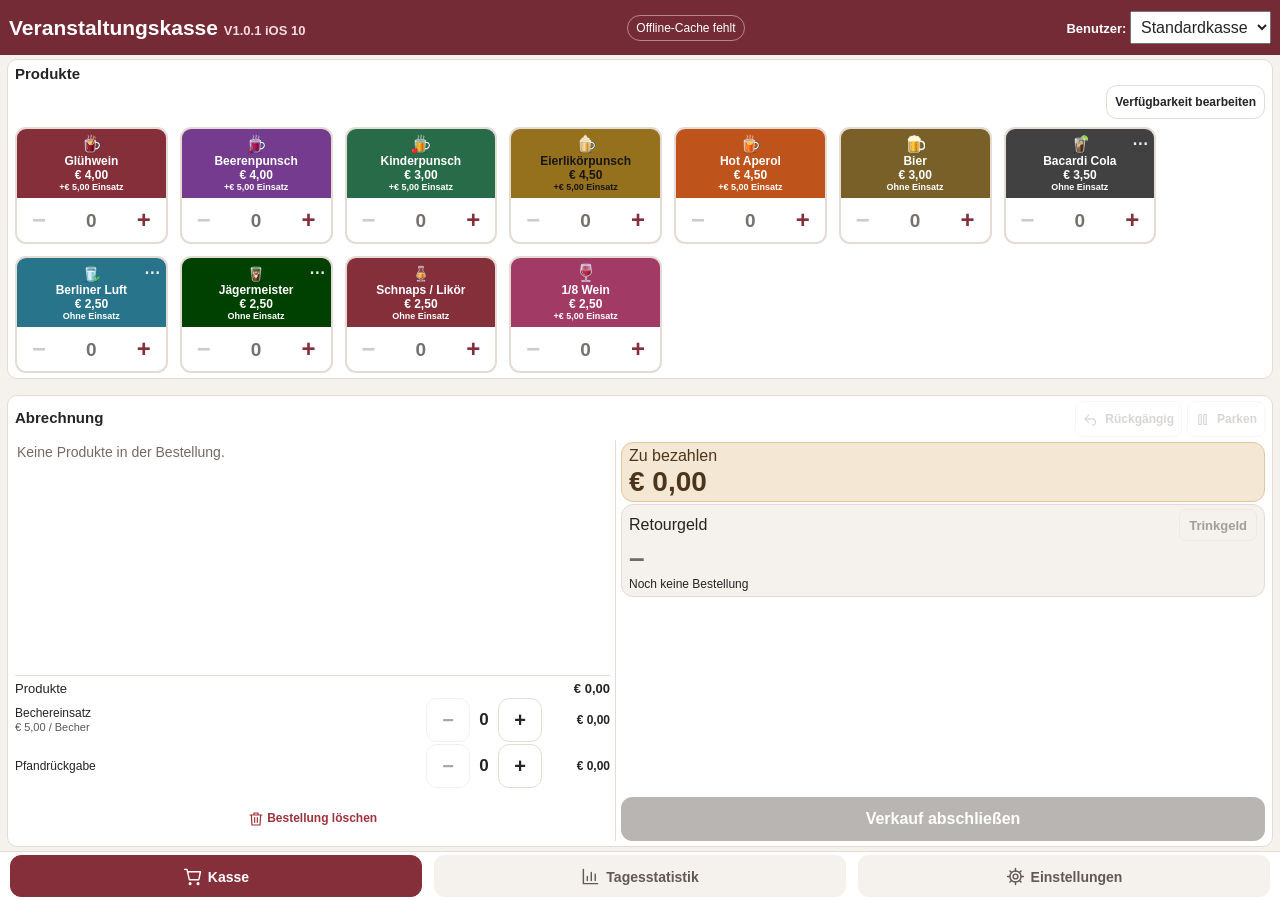
<file: Veranstaltungskasse/legacy-safari.html>
<!doctype html><html lang="de" manifest="./legacy-safari.appcache"><head><meta charset="utf-8"><meta name="viewport" content="width=device-width,initial-scale=1,viewport-fit=cover"><meta name="theme-color" content="#752b36"><meta name="apple-mobile-web-app-capable" content="yes"><meta name="apple-mobile-web-app-status-bar-style" content="default"><meta name="apple-mobile-web-app-title" content="Veranstaltungskasse"><title>Veranstaltungskasse</title><link rel="apple-touch-icon" sizes="152x152" href="./apple-touch-icon.png"><style>
:root{font-family:system-ui,-apple-system,sans-serif;color:#252323;background:#f5f1ed;--red:#852f3b;--line:#e4dbd4;--green:#237047}*{box-sizing:border-box}body{margin:0;padding:env(safe-area-inset-top) env(safe-area-inset-right) env(safe-area-inset-bottom) env(safe-area-inset-left)}button,input{font:inherit}button{cursor:pointer;touch-action:manipulation;min-height:48px;border:1px solid var(--line);border-radius:11px;background:#fff;color:inherit;font-weight:650;padding:10px 14px}button:active{transform:scale(.98)}button:disabled{opacity:.4;cursor:default}header{background:#752b36;color:white;padding:16px max(16px,calc((100% - 1200px)/2));display:flex;align-items:center;justify-content:space-between;gap:12px}h1{font-size:24px;margin:0}small{font-size:13px;color:#746a65}header small{color:#f5dce0}nav{display:flex;gap:8px;max-width:1200px;margin:14px auto;padding:0 16px}nav button{flex:1}nav button.active,.primary{background:var(--red);color:white;border-color:var(--red)}main{max-width:1200px;margin:auto;padding:0 16px 24px}.layout{display:grid;grid-template-columns:1.1fr 1fr;gap:16px}.panel{background:white;border:1px solid var(--line);border-radius:16px;padding:16px;margin-bottom:14px}h2{font-size:19px;margin:0 0 14px}h3{font-size:16px;margin:0 0 8px}.drinks{display:grid;grid-template-columns:repeat(2,1fr);gap:10px}.drink{background:var(--red);color:#fff;border:0;text-align:left;min-height:86px;padding:14px}.drink strong{display:block;font-size:19px}.drink span{display:flex;justify-content:space-between;align-items:center;margin-top:8px}.drink b{font-size:24px}.row{display:flex;align-items:center;gap:10px;padding:10px 0;border-bottom:1px solid var(--line)}.row:last-child{border-bottom:0}.grow{flex:1}.num{font-size:24px;font-weight:700;min-width:30px;text-align:center;font-variant-numeric:tabular-nums}.step{width:48px;padding:0;font-size:24px}.sum{display:flex;justify-content:space-between;gap:12px;margin:9px 0}.total,.change{padding:14px;border-radius:12px;background:#f5f1ed;margin:12px 0}.total strong,.change strong{display:block;font-size:clamp(30px,5vw,44px);font-variant-numeric:tabular-nums;line-height:1.15;margin-top:4px}.change strong{color:var(--green)}.change.bad strong{color:#a52626}input{width:100%;border:1px solid #cfc4bd;border-radius:10px;padding:12px;font-size:22px;background:white;color:inherit}label{display:block;font-weight:650;margin:8px 0}.cashkeys{display:grid;grid-template-columns:repeat(5,1fr);gap:6px;margin:10px 0}.cashkeys button{padding:8px 2px}.wide{width:100%;margin-top:8px}.primary.wide{min-height:58px;font-size:19px}.muted{color:#746a65;font-size:14px}.status{min-height:20px;margin-top:8px;font-size:14px;color:var(--green)}.error{color:#a52626}.hidden{display:none!important}.metrics{display:grid;grid-template-columns:repeat(3,1fr);gap:10px;margin-bottom:14px}.metric{background:#f5f1ed;padding:12px;border-radius:12px}.metric strong{display:block;font-size:26px;margin-top:6px}.export{display:flex;gap:10px;flex-wrap:wrap}.export button{flex:1}.settings-row{display:grid;grid-template-columns:minmax(0,1fr) minmax(70px,120px) 48px;gap:10px;align-items:center;margin-bottom:10px}.settings-row input{font-size:17px;min-width:0}.settings-row .step{color:#852f3b}.settings-head{display:grid;grid-template-columns:minmax(0,1fr) minmax(70px,120px) 48px;gap:10px;color:#746a65;font-size:14px;margin-bottom:6px}.add-product{margin:4px 0 12px;color:var(--red);border:1px dashed var(--red)}.order-name{min-width:0;overflow-wrap:anywhere}.order-row{flex-wrap:wrap}.order-row .step{flex-shrink:0}.pill{font-size:12px;padding:5px 8px;border:1px solid #ffffff70;border-radius:20px;white-space:nowrap}#date{font-size:16px;max-width:200px} @media(max-width:720px){.layout{grid-template-columns:1fr}.metrics{grid-template-columns:1fr 1fr}h1{font-size:20px}header{padding:12px}.drink strong{font-size:17px}}@media(min-width:900px){.drinks{grid-template-columns:repeat(3,1fr)}}
.settings-row,.settings-head{grid-template-columns:minmax(0,1fr) minmax(65px,120px) 104px 48px}.settings-row .deposit-toggle{min-height:48px;padding:8px 5px;font-size:15px;color:#746a65}.settings-row .deposit-toggle[aria-pressed="true"]{background:#e9f3ec;color:#237047;border-color:#a4c7ad}.deposit-toggle:focus-visible{outline:3px solid #852f3b;outline-offset:2px}@media(max-width:480px){.settings-row,.settings-head{grid-template-columns:minmax(0,1fr) 70px 72px 44px;gap:5px}.settings-row .step{width:44px}.settings-row input{padding:10px 6px;font-size:15px}.settings-row .deposit-toggle{font-size:13px}}

/* V5: compact, touch-friendly register with persistent bottom navigation */
:root{background:#f5f1ed}body{padding-bottom:0}header{padding:9px max(16px,calc((100% - 1168px)/2));min-height:48px}h1{font-size:21px}main{padding-top:12px;padding-bottom:calc(88px + env(safe-area-inset-bottom));max-width:1200px}.layout{gap:12px;align-items:start;grid-template-columns:minmax(0,1.08fr) minmax(0,1fr)}.panel{padding:12px;margin-bottom:10px;border-radius:13px}h2{font-size:17px;margin-bottom:10px}.drinks-heading{display:flex;align-items:center;justify-content:space-between}.item-count{font-size:14px;color:#746a65;font-weight:600}.drinks{gap:8px;grid-template-columns:repeat(3,minmax(0,1fr))}.drink-tile{display:grid;grid-template-rows:1fr auto;min-width:0;background:#fff;border:1px solid var(--line);border-radius:11px;overflow:hidden}.drink-tile.selected{border-color:var(--red);box-shadow:inset 0 0 0 1px var(--red)}.drink{width:100%;min-height:86px;padding:9px 10px;border-radius:0;text-align:left;display:flex;flex-direction:column;align-items:flex-start;justify-content:center;gap:3px}.drink strong{font-size:clamp(14px,1.45vw,18px);line-height:1.15;overflow-wrap:anywhere}.drink span.drink-price{display:block;margin:0;font-size:16px}.drink small{font-size:11px;line-height:1.2;color:#f5dce0}.drink-controls{display:grid;grid-template-columns:44px minmax(0,1fr) 44px;align-items:center;gap:0;padding:2px}.drink-controls button{border:0;min-height:44px;width:44px;background:transparent;color:var(--red);border-radius:8px}.drink-controls button:disabled{color:#746a65;opacity:.35}.drink-controls .num{font-size:21px;min-width:0}.row{padding:6px 0}.sum{margin:5px 0;font-size:15px}.total,.change{padding:10px 12px;margin:9px 0}.total strong,.change strong{font-size:clamp(32px,4.4vw,42px)}label{margin:6px 0}#cash{padding:9px 12px;font-size:24px;min-height:48px}.cashkeys{margin:8px 0}.wide{margin-top:6px}.primary.wide{min-height:54px}.status:empty{display:none}.status{min-height:0;margin-top:6px}#discard{font-size:14px;color:#746a65}nav{position:fixed;bottom:0;left:0;right:0;z-index:10;max-width:none;margin:0;gap:6px;padding:8px max(12px,calc((100% - 1168px)/2)) calc(8px + env(safe-area-inset-bottom));background:#fff;border-top:1px solid var(--line);box-shadow:0 -3px 14px #2515170d}nav button{min-width:0;min-height:48px;padding:8px 4px;font-size:15px}nav button:not(.active){border-color:transparent;background:#f5f1ed;color:#625854}nav button.active{background:var(--red);color:#fff} @media(max-width:820px){.layout{grid-template-columns:1fr}.drinks{grid-template-columns:repeat(3,minmax(0,1fr))}.drink strong{font-size:16px}}@media(max-width:480px){main{padding-left:8px;padding-right:8px}.drinks{grid-template-columns:repeat(2,minmax(0,1fr))}nav button{font-size:13px}.drink strong{font-size:15px}.panel{padding:10px}}
@media(min-width:821px) and (max-height:800px){header{min-height:44px;padding-top:6px;padding-bottom:6px}main{padding-top:9px}.panel{padding:10px}.drink{min-height:79px}.total,.change{margin:7px 0;padding:9px 12px}.cashkeys{margin:6px 0}.primary.wide{min-height:50px}}

/* iPhone portrait preview: order and payment are separate screens. */
 #checkoutBar,.back-link{display:none}@media(max-width:600px){:root{--nav-height:64px}body{max-width:520px;margin:auto;background:#f5f1ed}header{min-height:44px;padding:8px 12px}h1{font-size:19px}main{max-width:520px;padding:8px 10px calc(140px + env(safe-area-inset-bottom))}.layout{display:block}.panel{padding:10px;margin-bottom:8px}h2{font-size:16px;margin-bottom:7px}.drinks{grid-template-columns:repeat(2,minmax(0,1fr));gap:7px}.drink{min-height:61px;padding:7px 9px;gap:2px}.drink strong{font-size:16px}.drink span.drink-price{font-size:15px}.drink small{font-size:11px}.drink-controls{padding:0;grid-template-columns:44px 1fr 44px}.drink-controls button{height:44px;min-height:44px}.drink-controls .num{font-size:22px}.row{padding:3px 0;gap:7px}.row .step{width:44px;min-height:44px}.row .grow b{font-size:14px}.row .num{font-size:22px}.row small{font-size:12px}nav{width:min(100%,520px);left:50%;right:auto;transform:translateX(-50%);padding:5px 8px calc(5px + env(safe-area-inset-bottom));gap:5px;min-height:var(--nav-height)}nav button{font-size:12px;min-height:49px;padding:6px 2px}#checkoutBar{position:fixed;z-index:9;bottom:calc(var(--nav-height) + env(safe-area-inset-bottom));left:50%;transform:translateX(-50%);width:min(100%,520px);padding:9px 12px;display:flex;align-items:center;gap:12px;justify-content:space-between;background:#fff;border-top:1px solid var(--line);box-shadow:0 -4px 16px #25151712}#checkoutBar strong{display:block;font-size:27px;line-height:1.1;font-variant-numeric:tabular-nums}#checkoutBar button{min-height:49px;min-width:130px}#checkoutBar small{display:block;font-size:12px;margin-bottom:3px}.back-link{border:0;background:none;padding:0 4px;text-align:left;color:var(--red);margin-bottom:3px}.total strong,.change strong{font-size:40px}.settings-row input{font-size:16px}.settings-head{font-size:12px}.settings-row,.settings-head{grid-template-columns:minmax(0,1fr) 63px 69px 44px;gap:4px}.settings-row .step{width:44px}.settings-row .deposit-toggle{min-height:44px;font-size:13px}.metrics{grid-template-columns:1fr 1fr}.metric strong{font-size:21px}.metric:last-child{grid-column:span 2}.export{display:grid;grid-template-columns:1fr}#paymentPane .panel{padding:14px}#paymentPane .wide{min-height:49px}#paymentPane #cash{font-size:24px}#paymentPane .sum{margin:8px 0}#paymentPane{display:block;scroll-margin-top:12px;scroll-margin-bottom:150px}#checkoutBar{bottom:calc(59px + env(safe-area-inset-bottom))}@media(max-width:360px){.drink strong{font-size:14px}.drink{padding:7px}.settings-row,.settings-head{grid-template-columns:minmax(0,1fr) 55px 62px 44px}} .back-link{display:block}}
@media(max-width:600px){#paymentPane .back-link{display:none}#paymentPane .panel{margin-bottom:16px}main{padding-bottom:calc(160px + env(safe-area-inset-bottom))}#sale:not(.hidden) #paymentPane{display:block}#sale:not(.hidden) #orderPane{display:block}}
@media(max-width:600px){#checkoutBar{justify-content:center;text-align:center;padding:7px 12px}#checkoutBar strong{font-size:27px}}

/* Legacy Safari: explicit colors and flex layout; no CSS Grid required. */
body{background:#f5f1ed;color:#252323;font-family:-apple-system,Arial,sans-serif}
button{border-color:#e4dbd4}button:disabled{opacity:.4}
.drink,.primary,nav button.active{background:#852f3b;color:#fff;border-color:#852f3b}
.panel,.drink-tile,.row,nav{border-color:#e4dbd4}
.drink-tile.selected{border-color:#852f3b}
.drink-controls button{color:#852f3b}.change strong{color:#237047}
#checkoutBar,.back-link{display:none!important}
main{padding-bottom:100px}
.layout{display:block}
.drinks{display:flex;flex-wrap:wrap;margin:-4px}
.drink-tile{display:block;width:calc(50% - 8px);margin:4px}
.drink{display:block;min-height:64px}.drink strong{font-size:16px}.drink span.drink-price{display:block}
.drink-controls{display:flex;align-items:center;justify-content:space-between}
.drink-controls .num{flex:1}
.cashkeys{display:flex}.cashkeys button{flex:1;margin-right:4px}
.metrics{display:flex;flex-wrap:wrap}.metric{flex:1;margin:4px;min-width:120px}
.settings-row,.settings-head{display:flex;align-items:center}
.settings-row input:first-child,.settings-head span:first-child{flex:1;width:0}
.settings-row input:nth-child(2),.settings-head span:nth-child(2){width:70px;flex:none;margin-left:5px}
.settings-row .deposit-toggle,.settings-head span:nth-child(3){width:90px;flex:none;margin-left:5px}
.settings-row .step,.settings-head span:nth-child(4){width:44px;flex:none;margin-left:5px}
nav button{margin:0 3px}.row .step{margin:0 4px}.row .grow{flex:1}
.total strong,.change strong{font-size:34px}.status{color:#237047}
@media(min-width:768px){body,main{max-width:1200px}.layout{display:flex;align-items:flex-start}.layout>#orderPane{width:54%;padding-right:6px}.layout>#paymentPane{width:46%;padding-left:6px}.drink-tile{width:calc(33.333% - 8px)}.drink{min-height:76px}.drink strong{font-size:15px}.drink-controls button{width:40px;min-height:44px}.drink-controls .num{font-size:20px}.panel{padding:10px}.total strong,.change strong{font-size:36px}}
@media(max-width:767px){#checkoutBar{display:flex!important;justify-content:center;text-align:center;bottom:64px;padding:7px 12px}main{padding-bottom:170px}.layout{display:block}.drink-tile{width:calc(50% - 8px)}}
@media(min-width:601px) and (max-width:767px){.drink-tile{width:calc(33.333% - 8px)}}
@media(max-width:767px){#paymentPane{display:block!important}#orderPane{display:block!important}}
/* V6.9: Vollbreite und stabile Touch-Bedienung auf iOS 10. */
html,body{margin:0;padding:0;max-width:none;-webkit-text-size-adjust:100%}
main{width:100%;max-width:1200px;padding:10px 12px 86px;box-sizing:border-box}
#sale.layout{display:block!important}
#sale.layout.hidden{display:none!important}
#sale>#orderPane,#sale>#paymentPane{display:block!important;width:100%!important;padding:0!important;min-width:0;box-sizing:border-box}
#checkoutBar,.back-link{display:none!important}
.drinks{display:-webkit-flex;display:flex;-webkit-flex-wrap:wrap;flex-wrap:wrap;margin:-4px}
.drink-tile{width:calc(33.3333% - 8px);margin:4px;box-sizing:border-box}
.drink{min-height:76px;padding:8px 10px}
.drink strong{font-size:17px;white-space:normal;word-wrap:break-word;line-height:1.2}
.drink-controls{height:46px}
.drink-controls button{width:52px;height:46px;min-height:46px;font-size:24px}
.drink-controls .num{font-size:23px}
.panel{padding:12px;margin-bottom:10px}
#paymentPane .sum{margin:4px 0}
#paymentPane .total,#paymentPane .change{margin:6px 0;padding:8px 12px}
#paymentPane .total strong,#paymentPane .change strong{font-size:32px}
#paymentPane .cashkeys button{min-height:44px}
#paymentPane .wide{min-height:46px}
button:active{transform:none;-webkit-transform:none}
button{transition:none;-webkit-transition:none;touch-action:manipulation}
.drink-tile.selected{box-shadow:none;border:2px solid #852f3b}
.drink-tile:not(.selected){border:2px solid #e4dbd4}
nav{box-shadow:none}
@media(max-width:540px){.drink-tile{width:calc(50% - 8px)}.drink strong{font-size:15px}.drink-controls button{width:44px}}
/* V6.10: kompakte iPad-Kasse; 6 Produkte, Pfand und Abschluss auf einer Seite. */
header{min-height:38px;padding:5px 12px}
main{padding:7px 9px 64px}
#sale .panel{padding:8px 10px;margin-bottom:7px}
#sale h2{font-size:16px;margin:0 0 5px}
#sale .drinks{margin:-3px}
#sale .drink-tile{width:calc(33.3333% - 6px);margin:3px}
#sale .drink{min-height:54px;padding:5px 9px}
#sale .drink strong{font-size:16px;line-height:1.15}
#sale .drink span.drink-price{font-size:15px;line-height:1.15}
#sale .drink small{font-size:11px;line-height:1.1}
#sale .drink-controls{height:44px;padding:0}
#sale .drink-controls button{min-height:44px;height:44px;width:52px}
#sale .drink-controls .num{font-size:22px}
.cup-columns,.payment-columns,.payment-actions{display:-webkit-flex;display:flex;-webkit-align-items:flex-start;align-items:flex-start}
.cup-columns>.row{width:50%;min-width:0;margin:0;border-bottom:0;padding:0 6px}
.cup-columns>.row:first-child{border-right:1px solid #e4dbd4;padding-left:0}
.cup-columns>.row:last-child{padding-right:0}
.cup-columns .row .step{width:44px;min-height:44px;margin:0 2px}
.cup-columns .row .num{font-size:21px;min-width:25px}
.cup-columns .row .grow b{font-size:14px}
.payment-summary,.payment-money{width:50%;min-width:0;box-sizing:border-box}
.payment-summary{padding-right:9px}
.payment-money{padding-left:9px;border-left:1px solid #e4dbd4}
#paymentPane .sum{margin:3px 0;font-size:13px}
#paymentPane .total,#paymentPane .change{margin:5px 0;padding:6px 9px}
#paymentPane .total strong,#paymentPane .change strong{font-size:29px;line-height:1.1;margin-top:1px}
#paymentPane label{font-size:14px;margin:0 0 3px}
#paymentPane #cash{height:44px;min-height:44px;font-size:19px;padding:5px 8px}
#paymentPane .cashkeys{margin:4px 0;gap:0}
#paymentPane .cashkeys button{font-size:13px;min-height:44px;height:44px;padding:3px 1px;margin-right:3px}
#paymentPane .cashkeys button:last-child{margin-right:0}
#paymentPane #exact{margin:0;min-height:44px;font-size:14px;padding:4px}
.payment-actions{margin-top:5px}
.payment-actions #finish{width:65%;margin:0 5px 0 0;min-height:46px;font-size:16px}
.payment-actions #discard{width:35%;margin:0;min-height:46px;font-size:13px}
#paymentPane #status{font-size:12px;margin-top:3px}
nav{padding:4px 9px;background:#fff}
nav button{min-height:46px;font-size:14px}
@media(max-width:540px){#sale .drink-tile{width:calc(50% - 6px)}.cup-columns,.payment-columns{display:block}.cup-columns>.row,.payment-summary,.payment-money{width:100%;padding:0!important;border:0!important}.cup-columns>.row{margin:4px 0}.payment-money{margin-top:4px}}
/* V6.15: custom colors, reorder, ranking. */
.settings-row{display:block!important;border:1px solid #e4dbd4;border-radius:10px;padding:7px;margin-bottom:8px}
.settings-main{display:flex;align-items:center;width:100%;gap:5px}
.settings-main input:first-child{flex:1;min-width:0;width:0}
.settings-main input:nth-child(2){width:78px;flex:none;margin-left:4px}
.settings-main .deposit-toggle{width:82px;flex:none;margin-left:4px}
.settings-main .step{width:42px;flex:none;margin-left:4px}
.settings-tools{display:flex;align-items:center;margin-top:5px}
.settings-tools button{min-height:40px;margin-right:5px;padding:4px 9px}
.settings-tools .color-button{flex:1;margin-right:0}
.color-editor{padding:6px 0}.color-editor input[type=color]{width:75px;height:44px;padding:3px;margin-right:5px}.color-editor input[aria-label="Hex-Farbcode"]{width:130px;font-size:16px;padding:8px}
.rgb-line{display:flex;align-items:center;font-size:13px}.rgb-line span{width:48px}.rgb-line input{flex:1;min-width:0;padding:0;width:auto;margin:0 8px;height:30px}
#rankBy{font:inherit;padding:8px;background:white;border:1px solid #e4dbd4;border-radius:8px;width:100%;max-width:280px}
.rank-item{margin:9px 0}.rank-line{display:flex;align-items:center;gap:8px;font-size:14px}.rank-line .grow{flex:1}.rank-track{height:7px;background:#eee4df;border-radius:5px;margin-top:4px;overflow:hidden}.rank-fill{height:7px;background:#852f3b;border-radius:5px}
@media(max-width:480px){.settings-main input:nth-child(2){width:65px}.settings-main .deposit-toggle{width:68px}.settings-main .step{width:38px}.settings-main input{font-size:14px;padding:7px 4px}.settings-main .deposit-toggle{font-size:12px}.settings-head{display:none}}
/* V6.16 action menu */
.drink-tile{position:relative}.drink-tile.has-actions .drink{padding-right:37px;-webkit-touch-callout:none;-webkit-user-select:none;user-select:none}.action-more{position:absolute;right:4px;top:4px;min-width:30px;min-height:30px;height:30px;padding:0 5px;background:#ffffffed;color:#252323;border:1px solid #ffffff;border-radius:7px;font-size:20px;line-height:1;z-index:1}
.action-overlay{position:fixed;top:0;right:0;bottom:0;left:0;background:rgba(33,21,27,.72);display:flex;align-items:center;justify-content:center;z-index:100;padding:14px}.action-modal{background:white;border-radius:14px;padding:18px;width:100%;max-width:390px;max-height:90%;overflow:auto;color:#252323}.action-modal .wide{min-height:48px}.action-modal p{margin:4px 0 8px}.action-line{display:flex;align-items:center;gap:6px;background:#f5f1ed;border-radius:8px;margin:4px 0;padding:5px 8px;font-size:13px}.action-line .step{min-width:38px;width:38px;min-height:38px;margin-left:6px}.action-line .grow{flex:1}.action-editor{padding:5px 0}.action-setting{border:1px solid #e4dbd4;border-radius:8px;margin:6px 0;padding:8px}.action-field{display:flex;align-items:center;font-size:13px}.action-field span{width:42%;min-width:100px}.action-field input{flex:1;min-width:0;font-size:16px;padding:6px}.settings-tools .action-edit-button{margin-left:5px;margin-right:0;font-size:13px}.settings-tools .color-button{min-width:0;font-size:13px}.action-modal .muted{font-size:13px}
/* V6.17: wider promotion fields, discreet action and undo icons. */
#settings .action-setting .action-field{display:flex;align-items:center;width:100%;margin:5px 0;gap:8px}
#settings .action-setting .action-field>span{width:34%;min-width:104px;max-width:200px;flex:none}
#settings .action-setting .action-field>input{width:100%;min-width:0;max-width:none;flex:1 1 0%;margin:0 0 0 6px;padding:8px;font-size:16px}
#settings .action-setting .action-field:not(:first-child)>input{max-width:160px}
#settings .action-setting .action-field:first-child>input{max-width:none}
#sale .drink-tile.has-actions .drink{padding-right:25px}
#sale .action-more{top:0;right:0;width:28px;min-width:28px;height:31px;min-height:31px;padding:0;border:0;border-radius:5px;background:transparent;font-size:16px;font-weight:700;line-height:1;opacity:.9}
#sale .action-more:focus{outline:1px solid currentColor;outline-offset:-3px}
#paymentPane .payment-heading{display:flex;align-items:center;justify-content:space-between;min-height:34px;margin:0 0 5px}
#paymentPane .payment-heading h2{margin:0}
#paymentPane .undo-small{display:flex;align-items:center;justify-content:center;width:34px;min-width:34px;height:34px;min-height:34px;padding:0;margin:0;background:transparent;color:#746a65;border:1px solid #e4dbd4;border-radius:8px}
#paymentPane .undo-small:disabled{opacity:.28}
#paymentPane .undo-small svg{pointer-events:none;display:block}
@media(max-width:480px){#settings .action-setting .action-field>span{width:38%;min-width:95px}#settings .action-setting .action-field>input{margin-left:3px}}
/* V6.18 */
#settings .settings-main{display:flex;align-items:center;gap:4px;flex-wrap:nowrap}
#settings .settings-main>input:first-child{flex:1 1 90px;width:0;min-width:65px}
#settings .settings-main>input:nth-child(2){width:70px;flex:none;margin:0}
#settings .settings-main>.deposit-toggle{width:70px;min-width:55px;margin:0;font-size:13px}
#settings .settings-main>button:not(.deposit-toggle){width:34px;min-width:30px;min-height:40px;padding:0;margin:0;font-size:17px;flex:none}
#settings .settings-main>.step{color:#a52626}
#settings .settings-extra{padding-top:6px}
#settings .settings-tools{margin:0 0 5px}
#settings .settings-tools button{flex:1}
#settings .sold-label{display:flex;align-items:center;font-size:14px;gap:7px}
#settings .sold-label input,.pref-check input{width:22px;height:22px;min-height:0;flex:none;margin:0 8px 0 0}
#sale .sold-out .drink{background:#777!important;color:#fff!important}
#sale .sold-out .drink small{color:#fff!important}
#sale .sold-out .drink:disabled{opacity:.75}
#sale .sold-out .action-more{display:none}
#paymentPane .heading-tools{display:flex;align-items:center;gap:4px}
#paymentPane .mini-tool,.mini-tool{min-width:34px;width:auto;height:34px;min-height:34px;padding:0 7px;background:transparent;color:#746a65;border:1px solid #e4dbd4;border-radius:8px;font-size:17px;line-height:1}
#paymentPane .mini-tool:disabled{opacity:.28}
#basketToggle{display:flex;justify-content:space-between;align-items:center;width:100%;padding:0;border:0;background:transparent;text-align:left;min-height:26px;height:auto;font-size:inherit;font-weight:normal;color:inherit}
#basketDetails,.recent-detail{padding:5px 8px;background:#f5f1ed;border-radius:7px;font-size:13px}
#basketDetails .sum,.recent-detail .sum{gap:6px}
.cash-extra{display:flex;gap:5px}
.cash-extra button{flex:1;min-width:0;margin:4px 0 0!important}
.park-entry{display:flex;align-items:center;gap:7px;padding:7px 0;border-bottom:1px solid #e4dbd4}
.park-entry .grow{flex:1}.park-entry small{display:block;margin-top:3px}
.pref-check{display:flex;align-items:center;font-size:15px}.pref-group{border-top:1px solid #e4dbd4;margin-top:12px;padding-top:12px}
#testBanner{background:#e6c16a;color:#493400;padding:5px 10px;text-align:center;font-weight:bold;font-size:14px}
#testBanner button{min-height:30px;padding:3px 8px;margin-left:10px;font-size:13px}
body.night-mode,body.night-mode main{background:#18181b;color:#f1eeeb}
body.night-mode .panel,body.night-mode .drink-tile,body.night-mode nav,body.night-mode .action-modal{background:#27272a;color:#f1eeeb;border-color:#4c4c50}
body.night-mode .total,body.night-mode .change,body.night-mode .metric,body.night-mode #basketDetails,body.night-mode .recent-detail,body.night-mode .action-line,body.night-mode #checkoutBar{background:#36363a;color:#f1eeeb;border-color:#525257}
body.night-mode button:not(.drink):not(.primary):not(.action-more):not(.color-button),body.night-mode input,body.night-mode select,body.night-mode textarea{background:#303034;color:#f1eeeb;border-color:#57575d}
body.night-mode nav button.active{background:#852f3b!important;color:white}
body.night-mode .muted,body.night-mode small,body.night-mode .item-count{color:#c5c2c0}
body.night-mode .change strong,body.night-mode .status{color:#83d9a5}
body.night-mode .change.bad strong,body.night-mode .error{color:#ff9e9e}
body.night-mode .row,body.night-mode .settings-row,body.night-mode .action-setting,body.night-mode .pref-group,body.night-mode .park-entry{border-color:#515157}
@media(max-width:520px){#settings .settings-main{flex-wrap:wrap}#settings .settings-main>input:first-child{flex:1 1 105px}#settings .settings-main>input:nth-child(2){width:62px}#settings .settings-main>.deposit-toggle{width:57px}#settings .settings-main>button:not(.deposit-toggle){width:31px;min-width:31px}}
/* V6.19 */
#settings .settings-extra .delete-product{display:block;width:100%;min-height:36px;margin:7px 0 0;padding:5px 10px;font-size:14px;color:#a52626;border-color:#cfa6a6;background:transparent}
#settings .settings-main .product-name-input{font-weight:650}
#settings .settings-main .product-name-input::placeholder{color:inherit;opacity:.7}
#basketDetails{background:transparent;padding:2px 0 7px;margin-bottom:5px;border-bottom:1px solid #e4dbd4;border-radius:0}
#basketDetails p{margin:2px 0}
#basketDetails .basket-row,.park-items .basket-row{align-items:center;margin:4px 0;font-size:14px;gap:6px}
.basket-row .grow{flex:1;min-width:0;overflow-wrap:break-word}.basket-row b{white-space:nowrap}
#paymentPane .basket-minus{width:29px;min-width:29px;height:29px;min-height:29px;padding:0;margin:0 0 0 3px;font-size:17px}
#parkPanel h2{margin:0 0 6px}#parkInfo:empty{display:none}
.park-card{border:1px solid #e4dbd4;border-radius:9px;padding:9px;margin:7px 0}
.park-head,.park-foot{display:flex;align-items:center;justify-content:space-between;gap:5px}
.park-head small{white-space:nowrap}.park-items{margin:5px 0}.park-items>small{display:block;margin:3px 0}.park-total{flex:1;font-size:19px}
#sale>#paymentPane.has-parked{position:static}
html.night-mode{background:#18181b!important;color:#f1eeeb;color-scheme:dark}
body.night-mode{background:#18181b!important;color:#f1eeeb!important;min-height:100vh}
body.night-mode header{background:#54262e;color:#fff}
body.night-mode #settings .settings-main .deposit-toggle[aria-pressed="true"]{background:#214737;color:#b1ebc9;border-color:#56826a}
body.night-mode #settings .settings-extra .delete-product{background:transparent;color:#ff9e9e;border-color:#87535a}
body.night-mode #basketDetails{background:transparent;border-color:#515157}
body.night-mode .park-card{background:#303034;color:#f1eeeb;border-color:#515157}
body.night-mode #rankBy{background:#303034;color:#f1eeeb;border-color:#57575d}
body.night-mode #discard,body.night-mode .undo-small,body.night-mode .mini-tool,body.night-mode .settings-head{color:#e1ddda}
body.night-mode .drink-controls button:disabled{color:#a4a1a0}body.night-mode .rank-track{background:#4a4a4f}
body.night-mode .sum,body.night-mode label{color:inherit}
/* V6.22: optional tip calculator */
.tip-heading{display:flex;align-items:center;justify-content:space-between;gap:6px}
#paymentPane .tip-toggle{min-height:32px;height:32px;padding:3px 9px;margin:0;font-size:13px;border-radius:7px;background:transparent}
#tipRow{align-items:center;gap:6px}#tipRow>span{flex:1}
#tipPanel{border-top:1px solid #d8cec8;margin-top:10px;padding-top:8px}
.tip-modes,.tip-quick{display:flex;margin:4px 0;gap:4px}
.tip-modes button,.tip-quick button{flex:1;min-width:0;min-height:42px;padding:5px 4px;font-size:14px;margin:0 2px 0 0}
.tip-modes button[aria-pressed="true"]{background:#852f3b;color:#fff;border-color:#852f3b}
#tipInput{font-size:17px;padding:9px;min-height:42px}
#tipPanel .wide{font-size:14px;min-height:42px}
body.night-mode #tipPanel{border-color:#515157}
body.night-mode .tip-modes button[aria-pressed="true"]{background:#852f3b;color:#fff}

/* V6.24: embedded, single-drink illustrations; no extra network requests. */
#sale .drink.pictured{position:relative;min-height:84px;padding-left:68px;padding-right:6px;box-sizing:border-box;text-align:left}
#sale .drink-tile.has-actions .drink.pictured{padding-right:21px}
#sale .drink-picture{display:block;position:absolute;left:4px;top:50%;width:61px;height:72px;margin:0;transform:translateY(-50%);pointer-events:none;-webkit-user-select:none;user-select:none}
#sale .drink.pictured strong{display:block;max-width:100%;font-size:15px;line-height:1.13;white-space:normal;overflow-wrap:break-word;word-wrap:break-word}
#sale .drink.pictured .drink-price{display:block;margin:2px 0 0;font-size:15px;line-height:1.15}
#sale .drink.pictured small{display:block;font-size:10px;line-height:1.2;margin:2px 0 0;white-space:normal}
#sale .sold-out .drink-picture{opacity:.42;filter:grayscale(1)}
@media(min-width:1000px){#sale .drink.pictured{padding-left:82px;min-height:88px}#sale .drink-picture{width:72px;height:76px;left:5px}#sale .drink.pictured strong{font-size:16px}}
@media(max-width:600px){#sale .drink.pictured,body.mobile-layout #sale .drink.pictured{min-height:90px;padding-left:56px;padding-right:5px}#sale .drink-tile.has-actions .drink.pictured,body.mobile-layout #sale .drink-tile.has-actions .drink.pictured{padding-right:19px}#sale .drink-picture{width:51px;height:65px;left:2px}#sale .drink.pictured strong,body.mobile-layout #sale .drink.pictured strong{font-size:14px}#sale .drink.pictured .drink-price,body.mobile-layout #sale .drink.pictured .drink-price{font-size:14px}#sale .drink.pictured small{font-size:10px}}
@media(max-width:360px){#sale .drink.pictured,body.mobile-layout #sale .drink.pictured{padding-left:47px}#sale .drink-picture{width:43px;height:57px}#sale .drink.pictured strong,body.mobile-layout #sale .drink.pictured strong{font-size:13px}}

/* V6.26: stress-resistant visual hierarchy, no audio or vibration. */
.ui-icon{display:inline-block;vertical-align:middle;flex:none;pointer-events:none}
#sale .drink-tile.selected{border-color:#2c995d!important;box-shadow:inset 0 0 0 2px #2c995d}
#sale .drink-tile.selected .drink-controls{background:#d8f0df;color:#164d31}
#sale .drink-tile.selected .drink-controls button{color:#17613a;background:transparent}
#sale .drink-tile .drink-controls .num{font-size:25px;font-weight:800;font-variant-numeric:tabular-nums}
#sale .drink-tile.selected .num{color:#15542f}
body.night-mode #sale .drink-tile.selected{border-color:#70d99a!important;box-shadow:inset 0 0 0 2px #70d99a}
body.night-mode #sale .drink-tile.selected .drink-controls{background:#214732;color:#b8e5c8}
body.night-mode #sale .drink-tile.selected .drink-controls .num,body.night-mode #sale .drink-tile.selected .drink-controls button{color:#b8e5c8;background:transparent}
#sale .drink-tile:not(.selected) .num{color:#77716d}
body.night-mode #sale .drink-tile:not(.selected) .num{color:#a6a3a1}
#paymentPane .heading-tools{display:flex;align-items:center;gap:5px}
#paymentPane .heading-tools .undo-small,#paymentPane .heading-tools .mini-tool{display:flex;align-items:center;justify-content:center;min-width:0;width:auto;height:36px;min-height:36px;padding:4px 7px;font-size:12px;white-space:nowrap;gap:4px}
#paymentPane .heading-tools .ui-icon{width:15px;height:15px;margin-right:3px}
#paymentPane .basket-minus.trash-position{width:34px;min-width:34px;height:34px;min-height:34px;color:#a52626;display:flex;align-items:center;justify-content:center}
#paymentPane .basket-minus.trash-position .ui-icon{width:16px;height:16px}
body.night-mode #paymentPane .basket-minus.trash-position{color:#f3b2b2}
#paymentPane #discard{width:auto;display:block;min-height:36px;margin:7px auto 0;padding:5px 10px;font-size:12px;background:transparent;border-color:transparent;color:#9d343d}
body.night-mode #paymentPane #discard{background:transparent;color:#ecb5b5;border-color:transparent}
#paymentPane .total{background:#f4e7d3;color:#4c351c;border:1px solid #e1c6a3}
#paymentPane .total strong,#paymentPane .change strong{font-size:40px;line-height:1.08;font-weight:800}
#paymentPane .change{border:1px solid #e4dbd4}
#paymentPane .change.pay-short{background:#fce6e7;color:#8d222e;border-color:#df9ca3}
#paymentPane .change.pay-short strong{color:#a52626}
#paymentPane .change.pay-ready{background:#e0f2e5;color:#165735;border-color:#a5d0b2}
#paymentPane .change.pay-ready strong{color:#17623a}
#paymentPane .change.pay-refund{background:#e1edf8;color:#254c73;border-color:#a9c5e0}
#paymentPane .change.pay-refund strong{color:#254c73}
#paymentPane .change.pay-neutral strong{color:#746a65}
#paymentState{display:block;font-size:12px;line-height:1.25;margin-top:4px;color:inherit}
#paymentPane #finish:not(:disabled){background:#237047;color:#fff;border-color:#237047;opacity:1}
#paymentPane #finish:disabled{background:#99938e;color:#fff;border-color:#99938e;opacity:.68}
body.night-mode #paymentPane .total{background:#3b342c;color:#f8e6c9;border-color:#796348}
body.night-mode #paymentPane .change.pay-short{background:#54272c;color:#ffd1d1;border-color:#97545b}
body.night-mode #paymentPane .change.pay-short strong{color:#ffb8b8}
body.night-mode #paymentPane .change.pay-ready{background:#214732;color:#b8e5c8;border-color:#478260}
body.night-mode #paymentPane .change.pay-ready strong{color:#b8e5c8}
body.night-mode #paymentPane .change.pay-refund{background:#28425b;color:#badcff;border-color:#557b9e}
body.night-mode #paymentPane .change.pay-refund strong{color:#badcff}
body.night-mode #paymentPane .change.pay-neutral strong{color:#c5c2c0}
body.night-mode #paymentPane #finish:disabled{background:#48484b;color:#bdbdbd;border-color:#5b5b5d;opacity:1}
#paymentPane .cashkeys button.note-5{background:#62696d;color:#fff;border-color:#62696d}
#paymentPane .cashkeys button.note-10{background:#a44941;color:#fff;border-color:#a44941}
#paymentPane .cashkeys button.note-20{background:#346591;color:#fff;border-color:#346591}
#paymentPane .cashkeys button.note-50{background:#9a5d26;color:#fff;border-color:#9a5d26}
#paymentPane .cashkeys button.note-100{background:#37734a;color:#fff;border-color:#37734a}
#paymentPane .cashkeys button.note-200{background:#82742b;color:#fff;border-color:#82742b}
#paymentPane .cashkeys button.note-500{background:#735286;color:#fff;border-color:#735286}
body.night-mode #paymentPane .cashkeys button.note-5{background:#62696d;color:#fff;border-color:#62696d}
body.night-mode #paymentPane .cashkeys button.note-10{background:#a44941;color:#fff;border-color:#a44941}
body.night-mode #paymentPane .cashkeys button.note-20{background:#346591;color:#fff;border-color:#346591}
body.night-mode #paymentPane .cashkeys button.note-50{background:#9a5d26;color:#fff;border-color:#9a5d26}
body.night-mode #paymentPane .cashkeys button.note-100{background:#37734a;color:#fff;border-color:#37734a}
body.night-mode #paymentPane .cashkeys button.note-200{background:#82742b;color:#fff;border-color:#82742b}
body.night-mode #paymentPane .cashkeys button.note-500{background:#735286;color:#fff;border-color:#735286}
#cashFeedback{float:right;color:#237047;font-size:13px;font-weight:750;min-height:16px}
#drinkFeedback{font-size:12px;color:#237047;font-weight:650;overflow:hidden;white-space:nowrap;text-overflow:ellipsis;max-width:46%;margin-left:auto;margin-right:7px}
body.night-mode #cashFeedback,body.night-mode #drinkFeedback{color:#9de7b8}
#saleSuccess{position:fixed;z-index:90;top:56px;left:50%;transform:translateX(-50%);width:calc(100% - 24px);max-width:340px;pointer-events:none;background:#214732;color:#e4faeb;border:1px solid #70c990;border-radius:12px;padding:12px 16px;text-align:center;box-shadow:0 6px 18px #0004}
#saleSuccess .success-top{display:flex;align-items:center;justify-content:center;font-weight:750;font-size:17px}
#saleSuccess .ui-icon{margin-right:7px}#saleSuccess strong{display:block;font-size:32px;margin:3px 0}#saleSuccess small{color:#c2e6d0;display:block}
#settings .setting-category{border:1px solid #e4dbd4;border-radius:10px;margin-bottom:8px;overflow:hidden}
#settings .category-toggle{display:flex;align-items:center;text-align:left;width:100%;border:0;border-radius:0;background:#fff;min-height:60px;padding:10px 12px;color:inherit}
#settings .category-toggle .ui-icon{margin-right:12px;width:23px;height:23px;color:#746a65}
#settings .category-text{flex:1;min-width:0;display:block}#settings .category-text b{display:block;font-size:16px}#settings .category-text small{display:block;font-size:12px;line-height:1.25;margin-top:3px;font-weight:400}
#settings .category-arrow{margin-left:8px;color:#746a65;font-size:17px}
#settings .category-toggle[aria-expanded="true"] .category-arrow{transform:rotate(180deg)}
#settings .category-body{border-top:1px solid #e4dbd4;padding:12px}
body.night-mode #settings .setting-category,body.night-mode #settings .category-body{border-color:#515157}
body.night-mode #settings .category-toggle{background:#303034;color:#f1eeeb}
body.night-mode #settings .category-toggle .ui-icon,body.night-mode #settings .category-arrow{color:#c5c2c0}
nav button .ui-icon{width:19px;height:19px;margin-right:6px;vertical-align:middle}
nav button span{vertical-align:middle}
@media(max-width:600px){nav button .ui-icon{display:block;margin:0 auto 3px;width:18px;height:18px}nav button span{display:block;font-size:12px}#paymentPane .total strong,#paymentPane .change strong,body.mobile-layout #paymentPane .total strong,body.mobile-layout #paymentPane .change strong{font-size:36px}#paymentPane .heading-tools .undo-small,#paymentPane .heading-tools .mini-tool{font-size:11px;padding:4px 5px}#settings .category-body{padding:8px}}

/* V6.26: keyboard-free cash and tip entry, ES5/iOS 10-compatible. */
#cashOpen{display:flex;width:100%;min-height:48px;align-items:center;justify-content:space-between;text-align:left;font-size:24px;font-weight:700;padding:9px 12px;border:1px solid #cfc4bd;background:#fff}
#cashOpen svg{flex:none;margin-left:6px;pointer-events:none;color:#746a65}
#cashOpen.empty #cashDisplay{color:#8a817c;font-weight:500}
body.night-mode #cashOpen{background:#303034;color:#f1eeeb;border-color:#57575d}
body.night-mode #cashOpen svg,body.night-mode #cashOpen.empty #cashDisplay{color:#c5c2c0}
#tipQuick .tip-choice{display:flex;flex-direction:column;align-items:center;justify-content:center;min-height:56px;line-height:1.2}
#tipQuick .tip-choice b{font-size:15px}#tipQuick .tip-choice small{font-size:10px;display:block;margin-top:4px;font-weight:400;color:inherit;opacity:.88}
#tipHelp{font-size:12px;margin:5px 0;color:inherit}
#tipCustom{display:block;min-height:44px}
#numberOverlay{z-index:120}
#numberOverlay .number-modal{box-sizing:border-box;max-width:370px;padding:14px;max-height:94%;overflow:auto}
#numberContext{margin:4px 0 8px}
#numberValue{border:1px solid #cfc4bd;background:#f5f1ed;border-radius:9px;padding:10px 12px;font-size:32px;line-height:1.12;font-weight:750;text-align:right;min-height:58px;font-variant-numeric:tabular-nums}
#numberValue.replace-ready{border-color:#852f3b}
.number-keys{display:flex;flex-wrap:wrap;margin:6px -3px 0}
.number-keys button{width:calc(33.3333% - 6px);margin:3px;min-height:52px;height:52px;padding:3px;font-size:24px}
.number-tools{display:flex;align-items:stretch;margin:4px -3px 0}
.number-tools button{flex:1;min-width:0;margin:3px;padding:6px 3px;min-height:46px;font-size:13px}
#numberOK:not(:disabled){background:#237047;color:#fff;border-color:#237047}
.number-preview{font-size:13px;font-weight:650;min-height:16px;margin:6px 0 0;color:#237047}
#numberError{font-size:13px;margin:4px 0 0}
body.night-mode #numberValue{background:#303034;color:#f1eeeb;border-color:#57575d}
body.night-mode #numberValue.replace-ready{border-color:#b9707b}
body.night-mode .number-preview{color:#a0edb9}
@media(max-height:500px){#numberOverlay .number-modal{padding:9px}.number-keys button{height:37px;min-height:37px;font-size:20px}#numberValue{min-height:44px;font-size:25px;padding:6px}.number-tools button{min-height:38px}#numberContext{margin:2px 0}}

/* V6.27 – iPad single-screen cash register. Flexbox works on iOS 10. */
@media(min-width:600px){
body.ipad-register{overflow:hidden}
body.ipad-register main{width:100%;max-width:none;box-sizing:border-box;padding:5px 8px 4px;overflow:hidden}
body.ipad-register #sale.layout{height:100%;display:-webkit-flex!important;display:flex!important;-webkit-flex-direction:column;flex-direction:column;min-height:0}
body.ipad-register #sale.layout.hidden{display:none!important}
body.ipad-register #sale>#orderPane{flex:0 0 auto;-webkit-flex:0 0 auto}
body.ipad-register #sale>#paymentPane{display:-webkit-flex!important;display:flex!important;-webkit-flex-direction:column;flex-direction:column;flex:1 1 0%;-webkit-flex:1 1 0%;min-height:0;position:static}
body.ipad-register #sale .panel{padding:6px 8px;margin:0 0 5px;border-radius:10px}
body.ipad-register #sale h2{font-size:16px;margin:0 0 4px}
body.ipad-register #sale .drinks{display:-webkit-flex;display:flex;-webkit-flex-wrap:wrap;flex-wrap:wrap;margin:-3px}
body.ipad-register #sale .drink-tile{width:calc(20% - 6px);margin:3px;min-width:0;display:block;box-sizing:border-box}
body.ipad-register #sale .drink,body.ipad-register #sale .drink.pictured{display:block;position:relative;height:83px;min-height:83px;padding:5px 3px;box-sizing:border-box;text-align:center}
body.ipad-register #sale .drink-tile.has-actions .drink.pictured{padding:5px 3px}
body.ipad-register #sale .drink-picture{position:static;width:34px;height:34px;transform:none;-webkit-transform:none;margin:0 auto;display:block}
body.ipad-register #sale .drink.pictured{display:-webkit-flex;display:flex;-webkit-flex-direction:column;flex-direction:column;-webkit-align-items:center;align-items:center;-webkit-justify-content:center;justify-content:center}
body.ipad-register #sale .drink.pictured .drink-picture{-webkit-order:-1;order:-1;flex:none;-webkit-flex:none}
body.ipad-register #sale .drink strong,body.ipad-register #sale .drink.pictured strong{font-size:13px;line-height:1.12;max-width:100%;word-wrap:break-word;white-space:normal}
body.ipad-register #sale .drink span.drink-price,body.ipad-register #sale .drink.pictured .drink-price{font-size:13px;line-height:1.12;margin:1px 0 0}
body.ipad-register #sale .drink small,body.ipad-register #sale .drink.pictured small{font-size:10px;line-height:1.1;margin:1px 0 0}
body.ipad-register #sale .drink-controls{height:44px}
body.ipad-register #sale .drink-controls button{height:44px;min-height:44px;width:44px;padding:0}
body.ipad-register #sale .drink-controls .num{font-size:24px}
body.ipad-register #sale .action-more{height:29px;min-height:29px;width:28px;min-width:28px}
body.ipad-register #sale .cup-panel{margin-bottom:5px;padding-top:5px;padding-bottom:5px}
body.ipad-register #sale .cup-columns .row{padding-top:0;padding-bottom:0}
body.ipad-register #sale .cup-columns .row .step{height:44px;min-height:44px}
body.ipad-register #paymentPane>.panel:first-child{display:-webkit-flex;display:flex;-webkit-flex-direction:column;flex-direction:column;flex:1 1 0%;-webkit-flex:1 1 0%;min-height:0;margin-bottom:0}
body.ipad-register #paymentPane .payment-heading{flex:none;-webkit-flex:none;min-height:36px;margin:0 0 3px}
body.ipad-register #paymentPane .payment-columns{display:-webkit-flex;display:flex;-webkit-align-items:stretch;align-items:stretch;flex:1 1 0%;-webkit-flex:1 1 0%;min-height:0}
body.ipad-register #paymentPane .payment-summary{width:49%;padding-right:8px;display:-webkit-flex;display:flex;-webkit-flex-direction:column;flex-direction:column;min-height:0}
body.ipad-register #paymentPane .payment-money{width:51%;padding-left:8px;display:-webkit-flex;display:flex;-webkit-flex-direction:column;flex-direction:column;min-height:0;overflow:auto;-webkit-overflow-scrolling:touch}
body.ipad-register #paymentPane .payment-summary>.sum,body.ipad-register #paymentPane .payment-summary>.total,body.ipad-register #paymentPane .payment-money>#cashArea,body.ipad-register #paymentPane .payment-money>.change{flex:0 0 auto;-webkit-flex:0 0 auto}
body.ipad-register #basketDetails{flex:1 1 0%;-webkit-flex:1 1 0%;min-height:30px;overflow-y:auto;-webkit-overflow-scrolling:touch;padding:2px 2px 3px;margin:0 0 3px}
body.ipad-register #basketDetails .basket-row,body.ipad-register .park-items .basket-row{font-size:13px;margin:2px 0}
body.ipad-register #paymentPane .basket-minus.trash-position{height:34px;min-height:34px;width:34px;min-width:34px}
body.ipad-register #paymentPane .sum{margin:2px 0;font-size:13px}
body.ipad-register #paymentPane .total,body.ipad-register #paymentPane .change{margin:4px 0 0;padding:6px 8px}
body.ipad-register #paymentPane .total strong,body.ipad-register #paymentPane .change strong{font-size:35px;line-height:1.08;margin-top:2px}
body.ipad-register #paymentPane .change{min-height:76px}
body.ipad-register #paymentPane #cashOpen{height:44px;min-height:44px;font-size:23px;padding:5px 9px}
body.ipad-register #paymentPane .cashkeys{margin:4px 0}
body.ipad-register #paymentPane .cashkeys button{height:44px;min-height:44px}
body.ipad-register #paymentPane .cash-extra .wide{height:44px;min-height:44px;margin:0!important;padding:4px 2px;font-size:13px}
body.ipad-register #paymentPane .payment-actions{flex:none;-webkit-flex:none;margin:5px 0 0;-webkit-align-items:center;align-items:center}
body.ipad-register #paymentPane #finish{min-height:46px;width:72%;margin:0 5px 0 0}
body.ipad-register #paymentPane #discard{width:28%;min-height:44px;margin:0}
body.ipad-register #paymentPane #status{flex:none;-webkit-flex:none;margin:2px 0 0;line-height:1.15}
body.ipad-register #paymentPane #status:empty{display:none}
body.ipad-register #parkPanel{flex:0 1 auto;-webkit-flex:0 1 auto;max-height:36%;min-height:45px;overflow-y:auto;-webkit-overflow-scrolling:touch;padding:4px 5px;margin:0 0 3px}
body.ipad-register #parkPanel.hidden{display:none!important}
body.ipad-register #parkPanel h2{font-size:13px;margin:0 0 2px}
body.ipad-register #parkPanel .park-card{padding:4px;margin:3px 0}
body.ipad-register #parkPanel .park-info,body.ipad-register #parkInfo{font-size:11px;margin:2px 0}
body.ipad-register nav{padding:4px 8px;min-height:52px;box-sizing:border-box}
body.ipad-register nav button{min-height:44px}
body.ipad-register #tipPanel{margin-top:5px;padding-top:5px}
body.ipad-register #tipPanel .wide{min-height:44px}
body.ipad-register #tipPanel .tip-choice{min-height:48px}
}
/* Short landscape: horizontal artwork and smaller tile header, touch buttons stay 44 px. */
@media(min-width:600px) and (max-height:760px){
body.ipad-register #sale .drink,body.ipad-register #sale .drink.pictured{height:61px;min-height:61px;padding:4px 4px 4px 43px;text-align:left;-webkit-align-items:flex-start;align-items:flex-start}
body.ipad-register #sale .drink-tile.has-actions .drink.pictured{padding:4px 19px 4px 43px}
body.ipad-register #sale .drink-picture{position:absolute;left:3px;top:50%;width:36px;height:46px;transform:translateY(-50%);-webkit-transform:translateY(-50%);margin:0}
body.ipad-register #sale .drink.pictured strong{font-size:12px}
body.ipad-register #paymentPane .total strong,body.ipad-register #paymentPane .change strong{font-size:31px}
}
/* No artificial cropping on unusually small windows or large custom catalogs. */
body.ipad-register #sale .drink-tile:not(.selected){border-color:#e4dbd4}
body.night-mode.ipad-register #sale .drink-tile:not(.selected){border-color:#4c4c50}

/* Landscape: side-by-side order and payment, no wasted horizontal space. */
@media(min-width:900px) and (orientation:landscape){
body.ipad-register #sale.layout{-webkit-flex-direction:row;flex-direction:row;-webkit-align-items:stretch;align-items:stretch}
body.ipad-register #sale>#orderPane{width:54%!important;padding-right:5px!important;overflow-y:auto;-webkit-overflow-scrolling:touch;min-height:0}
body.ipad-register #sale>#paymentPane{width:46%!important;padding-left:3px!important;flex:1 1 0%;-webkit-flex:1 1 0%}
body.ipad-register #sale .drink-tile{width:calc(33.3333% - 6px)}
body.ipad-register #sale .drink,body.ipad-register #sale .drink.pictured{height:54px;min-height:54px;padding:3px 4px 3px 43px;text-align:left;-webkit-align-items:flex-start;align-items:flex-start}
body.ipad-register #sale .drink-tile.has-actions .drink.pictured{padding:3px 18px 3px 43px}
body.ipad-register #sale .drink-picture{position:absolute;left:3px;top:50%;width:36px;height:44px;transform:translateY(-50%);-webkit-transform:translateY(-50%);margin:0}
body.ipad-register #sale .drink.pictured strong{font-size:12px}
body.ipad-register #paymentPane .payment-columns{display:-webkit-flex;display:flex;-webkit-flex-direction:row;flex-direction:row}
body.ipad-register #paymentPane .payment-summary{width:47%;padding-right:5px}
body.ipad-register #paymentPane .payment-money{width:53%;padding-left:5px}
body.ipad-register #paymentPane .cashkeys{flex-wrap:wrap;-webkit-flex-wrap:wrap}
body.ipad-register #paymentPane .cashkeys button{flex:1 1 28%;-webkit-flex:1 1 28%;margin:2px;min-width:48px}
body.ipad-register #paymentPane .cash-extra .wide{font-size:12px}
body.ipad-register #paymentPane .total strong,body.ipad-register #paymentPane .change strong{font-size:29px}
body.ipad-register #paymentPane .change{min-height:65px}
body.ipad-register #paymentPane .payment-summary>.total{margin-top:2px}
body.ipad-register #paymentPane .payment-summary>.total strong{display:inline-block;margin-left:10px}
body.ipad-register #paymentPane .payment-summary>.total span{font-size:13px}
body.ipad-register #paymentPane .payment-money #cashArea{display:block}
body.ipad-register #parkPanel{max-height:35%}
}

/* V6.28 iPad: order on left, complete payment on right. */
#paymentPane .payment-summary,#paymentPane .payment-money{box-sizing:border-box}
#paymentPane .order-breakdown{border-top:1px solid #e4dbd4;padding-top:3px;margin-top:3px}
body.night-mode #paymentPane .order-breakdown{border-color:#515157}
#paymentPane .payment-summary #discard{width:100%;min-height:44px;margin:6px 0 0;text-align:center}
#paymentPane .payment-money #finish{width:100%;min-height:46px;margin:6px 0 0;font-size:16px}
#paymentPane .payment-money .total{margin:0 0 6px}
#paymentPane .payment-scroll>.change{margin-bottom:0}
@media(min-width:600px){
body.ipad-register #paymentPane .payment-summary{width:46%;min-width:0;min-height:0}
body.ipad-register #paymentPane .payment-money{width:54%;min-width:0;min-height:0;overflow:hidden}
body.ipad-register #paymentPane .payment-scroll{flex:0 1 auto;-webkit-flex:0 1 auto;min-height:0;overflow-y:auto;-webkit-overflow-scrolling:touch}
body.ipad-register #paymentPane #basketDetails{flex:0 1 auto;-webkit-flex:0 1 auto;min-height:25px;overflow-y:auto;border-bottom:0;margin:0;padding-bottom:2px}
body.ipad-register #paymentPane .order-breakdown{flex:0 0 auto;-webkit-flex:0 0 auto;margin-bottom:4px}
body.ipad-register #paymentPane .payment-summary #discard{flex:0 0 auto;-webkit-flex:0 0 auto;margin-top:auto}
body.ipad-register #paymentPane .payment-money #finish{flex:0 0 auto;-webkit-flex:0 0 auto;margin-top:6px}
body.ipad-register #paymentPane .payment-money .total{padding:7px 8px;margin:0 0 6px}
body.ipad-register #paymentPane .payment-money .total strong{font-size:35px;line-height:1.08;margin-top:2px}
body.ipad-register #paymentPane .payment-money .change{margin:5px 0 0}
body.ipad-register #paymentPane #parkPanel{max-height:35%;margin-top:3px}
body.ipad-register #paymentPane .payment-money .cashkeys{flex-wrap:nowrap;-webkit-flex-wrap:nowrap}
body.ipad-register #paymentPane .payment-money .cashkeys button{min-width:0;flex:1 1 0%;-webkit-flex:1 1 0%}
}
@media(min-width:900px) and (orientation:landscape){
body.ipad-register #sale>#orderPane{width:50%!important}
body.ipad-register #sale>#paymentPane{width:50%!important}
body.ipad-register #paymentPane .payment-summary{width:40%}
body.ipad-register #paymentPane .payment-money{width:60%}
body.ipad-register #paymentPane .payment-money .cashkeys{flex-wrap:wrap;-webkit-flex-wrap:wrap}
body.ipad-register #paymentPane .payment-money .cashkeys button{flex:1 1 28%;-webkit-flex:1 1 28%;min-width:48px}
body.ipad-register #paymentPane .payment-money .total strong,body.ipad-register #paymentPane .change strong{font-size:29px}
}
@media(max-width:540px){
#paymentPane .payment-money{margin-top:8px}
}

/* V6.30: compact portrait register for up to twelve drinks; 44px touch targets. */
@media(min-width:600px) and (orientation:portrait){
body.ipad-register #sale .drink,body.ipad-register #sale .drink.pictured{height:72px;min-height:72px;padding:3px 2px;box-sizing:border-box}
body.ipad-register #sale .drink-tile.has-actions .drink.pictured{padding:3px 2px}
body.ipad-register #sale .drink.pictured{display:-webkit-flex;display:flex;-webkit-flex-direction:column;flex-direction:column;-webkit-align-items:center;align-items:center;text-align:center}
body.ipad-register #sale .drink-picture{position:static;width:26px;height:26px;transform:none;-webkit-transform:none;margin:0 auto}
body.ipad-register #sale .drink.pictured strong,body.ipad-register #sale .drink strong{font-size:13px;line-height:1.08}
body.ipad-register #sale .drink.pictured .drink-price,body.ipad-register #sale .drink span.drink-price{font-size:12px;line-height:1.1;margin:1px 0 0}
body.ipad-register #sale .drink.pictured small,body.ipad-register #sale .drink small{font-size:10px;line-height:1.1;margin:1px 0 0}
body.ipad-register #sale .drink-controls{height:44px;display:-webkit-flex;display:flex;-webkit-justify-content:space-between;justify-content:space-between}
body.ipad-register #sale .drink-controls button{width:44px;min-width:44px;height:44px;min-height:44px;-webkit-flex:none;flex:none}
body.ipad-register #sale .drink-controls .num{font-size:23px;min-width:0;flex:1;-webkit-flex:1}
body.ipad-register #sale .action-more{width:27px;min-width:27px;height:27px;min-height:27px}
body.ipad-register #paymentPane .payment-money .total,body.ipad-register #paymentPane .payment-money .change{padding:6px 8px}
body.ipad-register #paymentPane .payment-money .total strong,body.ipad-register #paymentPane .change strong{font-size:33px}
}
@media(min-width:720px) and (orientation:portrait){
body.ipad-register.ipad-dense #sale .drink-tile{width:calc(16.666666% - 6px)}
body.ipad-register.ipad-dense #sale .drink.pictured strong,body.ipad-register.ipad-dense #sale .drink strong{font-size:12px}
body.ipad-register.ipad-dense #sale .drink,body.ipad-register.ipad-dense #sale .drink.pictured{height:76px;min-height:76px}
}


/* V1.0 – Pfand direkt in der Abrechnung */
#paymentPane .deposit-line{display:-webkit-flex;display:flex;-webkit-align-items:center;align-items:center;-webkit-justify-content:space-between;justify-content:space-between;gap:0;margin:4px 0;min-width:0}
#paymentPane .deposit-line.hidden{display:none!important}
#paymentPane .deposit-line-label{-webkit-flex:1 1 0%;flex:1 1 0%;min-width:0;margin-right:5px;font-size:14px;line-height:1.2;overflow-wrap:break-word}
#paymentPane .deposit-line-label small{display:block;font-size:11px;color:inherit;opacity:.75;white-space:nowrap}
#paymentPane .deposit-stepper{display:-webkit-flex;display:flex;-webkit-align-items:center;align-items:center;-webkit-flex:0 0 auto;flex:0 0 auto}
#paymentPane .deposit-stepper .step{width:44px;min-width:44px;min-height:44px;height:44px;padding:0;margin:0;font-size:20px;line-height:1}
#paymentPane .deposit-stepper .num{min-width:28px;text-align:center;font-size:17px;padding:0 2px}
#paymentPane .deposit-amount{min-width:75px;text-align:right;margin-left:8px;white-space:nowrap;font-variant-numeric:tabular-nums;font-size:14px}
@media(max-width:360px){#paymentPane .deposit-line-label,#paymentPane .deposit-amount{font-size:12px}#paymentPane .deposit-amount{min-width:58px;margin-left:4px}#paymentPane .deposit-stepper .num{min-width:24px}}
</style><link rel="stylesheet" href="./tiles-v032.css"><style>
/* V1.0.1 iOS 10: full-width, compact, viewport-sized register. */
body.ios10-fit{overflow:hidden;width:100%;max-width:100%;margin:0;padding:0}
body.ios10-fit main{overflow:hidden;width:100%;padding:4px 7px;max-width:none}
body.ios10-fit header{padding:5px 9px;min-height:40px}
body.ios10-fit #sale.layout{display:-webkit-flex!important;display:flex!important;-webkit-flex-direction:column!important;flex-direction:column!important;height:100%;min-height:0;overflow:hidden}
body.ios10-fit #sale.layout.hidden{display:none!important}
body.ios10-fit #sale>#orderPane{width:100%!important;min-height:0;padding:0!important;flex:0 1 auto;-webkit-flex:0 1 auto;overflow-y:auto;-webkit-overflow-scrolling:touch}
body.ios10-fit #sale>#paymentPane{width:100%!important;padding:0!important;display:-webkit-flex!important;display:flex!important;flex:1 1 0%;-webkit-flex:1 1 0%;min-height:0}
body.ios10-fit #sale .panel{padding:5px 7px;margin:0 0 4px}
body.ios10-fit #sale #orderPane .panel{margin-bottom:4px}
body.ios10-fit #sale h2{margin:0 0 3px;font-size:15px}
body.ios10-fit #sale .stock-toolbar{float:right;margin:0 0 3px 5px}
body.ios10-fit #sale .stock-mode-button,body.ios10-fit #sale #productCategoryBar button{min-height:34px;height:auto;padding:4px 8px;font-size:12px;margin-bottom:3px}
body.ios10-fit #sale #productCategoryBar{margin:0 0 3px;min-height:0}
body.ios10-fit #sale #drinks{clear:both;display:-webkit-flex!important;display:flex!important;-webkit-flex-wrap:wrap;flex-wrap:wrap;margin:-2px!important;width:auto}
body[data-variant="legacy"].ios10-fit #sale #drinks .drink-tile{min-width:0!important;min-height:0!important;max-width:none!important;margin:2px!important;box-sizing:border-box}
body[data-variant="legacy"].ios10-fit[data-fit-cols="4"] #sale #drinks .drink-tile{width:calc(25% - 4px)!important;-webkit-flex:0 0 calc(25% - 4px)!important;flex:0 0 calc(25% - 4px)!important}
body[data-variant="legacy"].ios10-fit[data-fit-cols="5"] #sale #drinks .drink-tile{width:calc(20% - 4px)!important;-webkit-flex:0 0 calc(20% - 4px)!important;flex:0 0 calc(20% - 4px)!important}
body[data-variant="legacy"].ios10-fit[data-fit-cols="6"] #sale #drinks .drink-tile{width:calc(16.666666666666668% - 4px)!important;-webkit-flex:0 0 calc(16.666666666666668% - 4px)!important;flex:0 0 calc(16.666666666666668% - 4px)!important}
body[data-variant="legacy"].ios10-fit[data-fit-cols="7"] #sale #drinks .drink-tile{width:calc(14.285714285714286% - 4px)!important;-webkit-flex:0 0 calc(14.285714285714286% - 4px)!important;flex:0 0 calc(14.285714285714286% - 4px)!important}
body[data-variant="legacy"].ios10-fit[data-fit-cols="8"] #sale #drinks .drink-tile{width:calc(12.5% - 4px)!important;-webkit-flex:0 0 calc(12.5% - 4px)!important;flex:0 0 calc(12.5% - 4px)!important}
body[data-variant="legacy"].ios10-fit #sale #drinks .drink,body[data-variant="legacy"].ios10-fit #sale #drinks .drink.pictured{height:69px!important;min-height:69px!important;padding:2px 3px!important;text-align:center;display:-webkit-flex;display:flex;-webkit-flex-direction:column;flex-direction:column;-webkit-align-items:center;align-items:center;-webkit-justify-content:center;justify-content:center}
body[data-variant="legacy"].ios10-fit #sale #drinks .drink-tile.has-actions .drink strong{padding:0 8px}
body[data-variant="legacy"].ios10-fit #sale #drinks .drink-picture{position:static!important;width:20px!important;height:20px!important;max-width:20px!important;max-height:20px!important;margin:0 auto 1px!important;transform:none!important;-webkit-transform:none!important}
body[data-variant="legacy"].ios10-fit #sale #drinks .drink strong{font-size:12px;line-height:1.08;margin:0;white-space:normal}
body[data-variant="legacy"].ios10-fit #sale #drinks .drink .drink-price{font-size:12px;line-height:1.08;margin:1px 0 0}
body[data-variant="legacy"].ios10-fit #sale #drinks .drink small{font-size:9px;line-height:1.08;margin:1px 0 0}
body[data-variant="legacy"].ios10-fit #sale #drinks .drink-controls{height:44px;min-height:44px}
body[data-variant="legacy"].ios10-fit #sale #drinks .drink-controls button{min-height:44px;height:44px;min-width:44px;width:44px}
body[data-variant="legacy"].ios10-fit #sale #drinks .drink-controls .num{font-size:19px}
body[data-variant="legacy"].ios10-fit.no-product-images #sale #drinks .drink{height:52px!important;min-height:52px!important}
body.ios10-fit #paymentPane>.panel:first-child{flex:1 1 0%;-webkit-flex:1 1 0%;min-height:0;overflow:hidden;margin-bottom:0}
body.ios10-fit #paymentPane .payment-heading{min-height:34px;margin:0 0 3px}
body.ios10-fit #paymentPane .payment-columns{display:-webkit-flex;display:flex;-webkit-flex-direction:row!important;flex-direction:row!important;flex:1 1 0%;-webkit-flex:1 1 0%;min-height:0}
body.ios10-fit #paymentPane .payment-summary{width:48%;min-width:0;min-height:0;padding-right:5px;overflow-y:auto;-webkit-overflow-scrolling:touch}
body.ios10-fit #paymentPane .payment-money{width:52%;min-width:0;min-height:0;padding-left:5px;overflow:hidden}
body.ios10-fit #paymentPane .payment-scroll{flex:1 1 0%;-webkit-flex:1 1 0%;min-height:0;overflow-y:auto;-webkit-overflow-scrolling:touch}
body.ios10-fit #paymentPane .payment-money .cashkeys{display:-webkit-flex;display:flex;-webkit-flex-wrap:wrap;flex-wrap:wrap;margin:3px 0}
body.ios10-fit #paymentPane .payment-money .cashkeys button{min-width:42px;flex:1 1 20%;-webkit-flex:1 1 20%;margin:1px;height:36px;min-height:36px;padding:2px;font-size:13px}
body.ios10-fit #paymentPane .payment-money .total,body.ios10-fit #paymentPane .payment-money .change{padding:4px 7px;margin:2px 0}
body.ios10-fit #paymentPane .payment-money .total strong,body.ios10-fit #paymentPane .change strong{font-size:28px}
body.ios10-fit #paymentPane .change{min-height:54px}
body.ios10-fit #paymentPane .cash-extra .wide{height:36px;min-height:36px;font-size:12px}
body.ios10-fit #paymentPane .payment-summary #discard,body.ios10-fit #paymentPane .payment-money #finish{width:100%;flex:0 0 auto;-webkit-flex:0 0 auto;margin:3px 0 0;min-height:44px}
body.ios10-fit #paymentPane .deposit-line-label{font-size:12px}
body.ios10-fit #paymentPane .deposit-amount{min-width:60px;font-size:12px}
body.ios10-fit #paymentPane #basketDetails{flex:1 1 0%;-webkit-flex:1 1 0%;min-height:28px;overflow-y:auto}
body.ios10-fit #paymentPane .order-breakdown{flex:0 0 auto;-webkit-flex:0 0 auto}
body.ios10-fit nav{height:auto;min-height:48px;padding:3px 7px}
body.ios10-fit nav button{min-height:42px}
body.ios10-short #sale .stock-toolbar{margin-bottom:1px}
body.ios10-short #sale #productCategoryBar button{margin-bottom:1px}
</style></head><body data-variant="legacy"><header><h1>Veranstaltungskasse <small>V1.0.1 iOS 10</small></h1><span class="pill" id="offline">Offline-Status</span></header><div id="testBanner" class="hidden">TESTMODUS – keine echten Buchungen<button id="stopTest" type="button">Testmodus beenden</button></div><main>
<section id="sale" class="layout"><div id="orderPane"><div class="panel"><h2 class="drinks-heading">Produkte <span id="drinkFeedback" aria-live="polite"></span><span id="itemCount" class="item-count"></span></h2><div id="drinks" class="drinks"></div></div></div>
<div id="paymentPane"><div class="panel"><button id="backToOrder" class="back-link">‹ Zur Bestellung</button><div class="payment-heading"><h2>Abrechnung</h2><div class="heading-tools"><button id="undoLast" type="button" class="undo-small" aria-label="Letzten Verkauf rückgängig machen" title="Letzten Verkauf rückgängig machen" disabled><svg class="ui-icon" width="16" height="16" viewBox="0 0 24 24" fill="none" stroke="currentColor" stroke-width="1.8" stroke-linecap="round" stroke-linejoin="round" aria-hidden="true" focusable="false"><path d="M9 5 3 11l6 6M3 11h12a5 5 0 0 1 0 10"/></svg><span>Rückgängig</span></button><button id="parkOrder" type="button" class="mini-tool" title="Bestellung parken" aria-label="Bestellung parken"><svg class="ui-icon" width="16" height="16" viewBox="0 0 24 24" fill="none" stroke="currentColor" stroke-width="1.8" stroke-linecap="round" stroke-linejoin="round" aria-hidden="true" focusable="false"><rect x="6" y="4" width="4" height="16" rx="1"/><rect x="14" y="4" width="4" height="16" rx="1"/></svg><span>Parken</span></button></div></div><div class="payment-columns"><div class="payment-summary"><div id="basketDetails" aria-label="Aktuelle Bestellung"></div><div id="parkPanel" class="panel hidden"><h2>Geparkte Bestellungen (<span id="parkCount">0</span>)</h2><p id="parkInfo" class="muted"></p><div id="parkEntries"></div></div><div class="order-breakdown"><div class="sum"><span>Produkte</span><b id="drinkSum"></b></div><div class="sum deposit-line"><span class="deposit-line-label">Bechereinsatz <small id="depositLabel"></small></span><div class="deposit-stepper"><button type="button" class="step" id="outMinus" aria-label="Ausgegebene Becher minus">−</button><span class="num" id="out"></span><button type="button" class="step" id="outPlus" aria-label="Ausgegebene Becher plus">+</button></div><b id="outSum" class="deposit-amount"></b></div><div class="sum deposit-line"><span class="deposit-line-label">Pfandrückgabe</span><div class="deposit-stepper"><button type="button" class="step" id="backMinus" aria-label="Retournierte Becher minus">−</button><span class="num" id="back"></span><button type="button" class="step" id="backPlus" aria-label="Retournierte Becher plus">+</button></div><b id="backSum" class="deposit-amount"></b></div><div class="sum hidden" id="tipRow"><span>Trinkgeld</span><b id="tipSum"></b><button type="button" id="tipClear" class="basket-minus" aria-label="Trinkgeld entfernen" title="Trinkgeld entfernen">×</button></div></div><button class="wide" id="discard"><svg class="ui-icon" width="16" height="16" viewBox="0 0 24 24" fill="none" stroke="currentColor" stroke-width="1.8" stroke-linecap="round" stroke-linejoin="round" aria-hidden="true" focusable="false"><path d="M3 6h18M9 6V3h6v3M5 6l1 15h12l1-15M10 10v7m4-7v7"/></svg> Bestellung löschen</button></div><div class="payment-money"><div class="payment-scroll"><div class="total"><span id="totalLabel">Zu bezahlen</span><strong id="total"></strong></div><div id="cashArea"><label for="cashOpen">Geld erhalten (€)<span id="cashFeedback" aria-live="polite"></span></label><input id="cash" type="hidden"><button type="button" id="cashOpen" aria-label="Erhaltenes Geld eingeben" aria-haspopup="dialog"><span id="cashDisplay">0,00</span><svg width="21" height="21" viewBox="0 0 24 24" fill="none" stroke="currentColor" stroke-width="1.8" stroke-linecap="round" stroke-linejoin="round" aria-hidden="true"><rect x="4" y="2" width="16" height="20" rx="2"/><path d="M8 6h8M8 11h1m6 0h1M8 15h1m6 0h1M8 19h1m6 0h1"/></svg></button><div class="cashkeys" id="cashkeys"></div><div class="cash-extra"><button class="wide" id="clearCash">Geld löschen</button><button class="wide" id="exact">Passend bezahlt</button></div></div><div class="change" id="changeBox"><div class="tip-heading"><span id="changeLabel">Retourgeld</span><button type="button" id="tipToggle" class="tip-toggle" aria-expanded="false" aria-controls="tipPanel">Trinkgeld</button></div><strong id="change">–</strong><small id="paymentState" aria-live="polite"></small><div id="tipPanel" class="hidden"><div id="tipQuick" class="tip-quick"></div><p id="tipHelp"></p><button type="button" id="tipCustom" class="wide" aria-haspopup="dialog">Individuellen Gesamtbetrag eingeben</button><button type="button" id="tipKeep" class="wide">Stimmt so – kein Retourgeld</button></div></div></div><button class="primary wide" id="finish">Verkauf abschließen</button></div></div><div id="status" class="status" role="status"></div></div></div><div id="checkoutBar"><div><small id="checkoutLabel">Zu bezahlen</small><strong id="checkoutTotal">0,00 €</strong></div></div></section>
<section id="stats" class="hidden"><div class="panel"><h2>Tagesstatistik</h2><label for="date">Verkaufstag</label><input type="date" id="date"><div id="metrics" class="metrics" style="margin-top:14px"></div><h3>Verkaufte Produkte</h3><div id="sales"></div><h3 style="margin-top:16px">Topseller</h3><label for="rankBy">Sortieren nach</label><select id="rankBy"><option value="qty">Verkaufte Stückzahl</option><option value="revenue">Produktumsatz</option></select><div id="ranking"></div><div id="cupStats" style="margin:14px 0"></div><div class="export"><button id="exportSummary" class="primary">Produktliste als CSV</button><button id="exportAll">Einzelne Vorgänge als CSV</button></div><p class="muted">CSV-Dateien sind mit Excel kompatibel (Semikolon, UTF-8). Bitte regelmäßig exportieren; lokale Browserdaten können gelöscht werden.</p><button id="deleteDay" type="button" class="wide" style="color:#a52626;border-color:#cfa6a6">Tagesstatistik löschen</button><div id="deleteConfirm" class="hidden"><p id="deleteQuestion"></p><button id="deleteYes" class="wide" style="background:#a52626;color:white">Endgültig löschen</button><button id="deleteNo" class="wide">Abbrechen</button></div><div id="csvFallbackBox" class="hidden"><p>CSV zum Kopieren (älterer Browser)</p><textarea id="csvFallback" readonly style="width:100%;height:180px"></textarea></div><p id="deleteDayStatus" class="status" role="status" aria-live="polite"></p></div></section>
<section id="settings" class="hidden"><div class="panel"><h2>Einstellungen</h2><div class="setting-category"><button type="button" id="cat-products" class="category-toggle" aria-expanded="false" aria-controls="body-products"><svg class="ui-icon" width="21" height="21" viewBox="0 0 24 24" fill="none" stroke="currentColor" stroke-width="1.8" stroke-linecap="round" stroke-linejoin="round" aria-hidden="true" focusable="false"><path d="M4 8h13v9a4 4 0 0 1-4 4H8a4 4 0 0 1-4-4Zm13 1h2a3 3 0 0 1 0 6h-2M7 3v2m4-2v2m4-2v2"/></svg><span class="category-text"><b>Produktdatenbank</b><small>Produkte, Farben, Aktionen, Pfand</small></span><span class="category-arrow" aria-hidden="true">▾</span></button><div id="body-products" class="category-body hidden"><p class="muted">Mit „In Kasse anzeigen“ Produkte aktivieren oder ausblenden. Ausgeblendete Produkte bleiben in der Datenbank. Änderungen gelten für neue Bestellungen; bereits abgeschlossene Verkäufe bleiben unverändert.</p><div class="settings-head"><span>Produkt</span><span>Preis (€)</span><span>Bechereinsatz</span><span></span></div><p class="muted">Mit ↑ / ↓ die Reihenfolge ändern. Unter ⋯ findest du Farben, Aktionen und Ausverkauft.</p><div id="settingsRows"></div><button id="addProduct" class="wide add-product">+ Produkt hinzufügen</button><label for="deposit">Bechereinsatz (€)</label><input id="deposit" inputmode="decimal" style="max-width:160px"><button id="saveSettings" class="primary wide">Produktdatenbank speichern</button><p id="settingsStatus" class="status" role="status"></p></div></div><div class="setting-category"><button type="button" id="cat-device" class="category-toggle" aria-expanded="false" aria-controls="body-device"><svg class="ui-icon" width="21" height="21" viewBox="0 0 24 24" fill="none" stroke="currentColor" stroke-width="1.8" stroke-linecap="round" stroke-linejoin="round" aria-hidden="true" focusable="false"><rect x="2" y="3" width="20" height="14" rx="2"/><path d="M12 17v4m-5 0h10"/></svg><span class="category-text"><b>Geräteeinstellungen</b><small>Gerätename, Nachtmodus, Bildschirm</small></span><span class="category-arrow" aria-hidden="true">▾</span></button><div id="body-device" class="category-body hidden"><label for="device">Gerätename</label><input id="device" maxlength="40" placeholder="Kasse 1" style="font-size:17px"><label class="pref-check"><input type="checkbox" id="nightPref">Nachtmodus</label><label class="pref-check"><input type="checkbox" id="productImagesPref" checked>Produktbilder anzeigen</label><label class="pref-check"><input type="checkbox" id="wakePref">Bildschirm eingeschaltet halten</label><p class="muted" id="wakeStatus"></p><button id="savePrefs" class="wide primary">Geräteeinstellungen speichern</button><p id="prefsStatus" class="status"></p></div></div><div class="setting-category"><button type="button" id="cat-payment" class="category-toggle" aria-expanded="false" aria-controls="body-payment"><svg class="ui-icon" width="21" height="21" viewBox="0 0 24 24" fill="none" stroke="currentColor" stroke-width="1.8" stroke-linecap="round" stroke-linejoin="round" aria-hidden="true" focusable="false"><rect x="2" y="5" width="20" height="14" rx="2"/><circle cx="12" cy="12" r="3"/><path d="M5 12h1m12 0h1"/></svg><span class="category-text"><b>Zahlungseinstellungen</b><small>Geldscheintasten, additive Eingabe</small></span><span class="category-arrow" aria-hidden="true">▾</span></button><div id="body-payment" class="category-body hidden"><label class="pref-check"><input type="checkbox" id="cashAddPref">Geldscheintasten addieren</label><label for="cashNotesPref">Geldscheintasten (€; mit Semikolon trennen)</label><input id="cashNotesPref" style="font-size:16px"><button id="savePayment" class="wide primary">Zahlungseinstellungen speichern</button><p id="paymentPrefsStatus" class="status"></p></div></div><div class="setting-category"><button type="button" id="cat-security" class="category-toggle" aria-expanded="false" aria-controls="body-security"><svg class="ui-icon" width="21" height="21" viewBox="0 0 24 24" fill="none" stroke="currentColor" stroke-width="1.8" stroke-linecap="round" stroke-linejoin="round" aria-hidden="true" focusable="false"><path d="M12 2l9 4v6c0 5-5 8-9 10-4-2-9-5-9-10V6zM8 12l3 3 5-6"/></svg><span class="category-text"><b>Sicherheit</b><small>Admin-PIN</small></span><span class="category-arrow" aria-hidden="true">▾</span></button><div id="body-security" class="category-body hidden"><p class="muted">Lokaler Schutz vor versehentlichen Änderungen, keine manipulationssichere Zugriffskontrolle.</p><label for="newPin">Neue vierstellige PIN</label><input type="password" id="newPin" maxlength="4" inputmode="numeric" autocomplete="off"><label for="repeatPin">PIN wiederholen</label><input type="password" id="repeatPin" maxlength="4" inputmode="numeric" autocomplete="off"><button id="savePin" class="wide">PIN speichern</button><button id="removePin" class="wide">PIN deaktivieren</button><p id="pinSettingsStatus" class="status"></p></div></div><div class="setting-category"><button type="button" id="cat-recent" class="category-toggle" aria-expanded="false" aria-controls="body-recent"><svg class="ui-icon" width="21" height="21" viewBox="0 0 24 24" fill="none" stroke="currentColor" stroke-width="1.8" stroke-linecap="round" stroke-linejoin="round" aria-hidden="true" focusable="false"><path d="M3 12a9 9 0 1 1 3 7M3 4v8h8m1-5v5l4 2"/></svg><span class="category-text"><b>Letzte Verkäufe</b><small>Die letzten 10 Vorgänge</small></span><span class="category-arrow" aria-hidden="true">▾</span></button><div id="body-recent" class="category-body hidden"><div id="recentSales"></div></div></div><div class="setting-category"><button type="button" id="cat-template" class="category-toggle" aria-expanded="false" aria-controls="body-template"><svg class="ui-icon" width="21" height="21" viewBox="0 0 24 24" fill="none" stroke="currentColor" stroke-width="1.8" stroke-linecap="round" stroke-linejoin="round" aria-hidden="true" focusable="false"><path d="M7 18a5 5 0 0 1-1-10 7 7 0 0 1 13 2 4 4 0 0 1 0 8H7z"/></svg><span class="category-text"><b>Globale Vorlage</b><small>Speichern, laden, Token</small></span><span class="category-arrow" aria-hidden="true">▾</span></button><div id="body-template" class="category-body hidden"><p id="templateStatus" class="muted" role="status"></p><button id="publishTemplate" type="button" class="primary wide">Als Vorlage speichern</button><button id="reloadTemplate" class="wide" type="button">Vorlage laden</button><div id="publishPanel" class="hidden"><label for="templateToken">GitHub-Zugriffstoken</label><input id="templateToken" type="password" autocomplete="off" autocapitalize="off" spellcheck="false" style="font-size:16px"><label for="rememberToken" style="display:flex;align-items:center;margin:10px 0"><input id="rememberToken" type="checkbox" style="width:22px;height:22px;min-height:0;flex:none;margin:0 9px 0 0">Token auf diesem Gerät merken</label><button id="confirmPublish" type="button" class="primary wide">Vorlage veröffentlichen</button><button id="cancelPublish" type="button" class="wide">Abbrechen</button><p class="muted">Nur bei aktivierter Option wird der Token unverschlüsselt im lokalen Browserspeicher abgelegt. Nur auf einem vertrauenswürdigen Gerät verwenden. Der Token wird niemals in die Vorlagendatei geschrieben. Nur Produktliste, Preise, Farben, Reihenfolge, Aktionen und Bechereinsatz werden öffentlich in GitHub gespeichert.</p></div><button id="forgetToken" type="button" class="wide hidden">Gespeicherten Token entfernen</button><p id="tokenStatus" class="muted" role="status"></p><p class="muted">Vorlagen werden ausschließlich manuell gespeichert und geladen. Gerätename und Verkäufe bleiben lokal.</p></div></div><div class="setting-category"><button type="button" id="cat-backup" class="category-toggle" aria-expanded="false" aria-controls="body-backup"><svg class="ui-icon" width="21" height="21" viewBox="0 0 24 24" fill="none" stroke="currentColor" stroke-width="1.8" stroke-linecap="round" stroke-linejoin="round" aria-hidden="true" focusable="false"><ellipse cx="12" cy="5" rx="9" ry="3"/><path d="M3 5v14c0 4 18 4 18 0V5M3 12c0 4 18 4 18 0"/></svg><span class="category-text"><b>Datensicherung</b><small>Sicherung und Wiederherstellung</small></span><span class="category-arrow" aria-hidden="true">▾</span></button><div id="body-backup" class="category-body hidden"><button id="backupCreate" class="wide">Datensicherung erstellen</button><button id="backupOpen" class="wide">Datensicherung wiederherstellen</button><div id="backupBox" class="hidden"><label for="backupFile">JSON-Datei auswählen (optional)</label><input id="backupFile" type="file" accept=".json,application/json"><label for="backupText">JSON-Sicherung zum Kopieren oder Einfügen</label><textarea id="backupText" style="width:100%;height:150px;font-size:14px"></textarea><button id="backupRestore" class="primary wide">Wiederherstellen (ersetzt lokale Daten)</button></div><p id="backupStatus" class="status"></p><p class="muted">Sicherung enthält Einstellungen und Verkäufe, aber keinen GitHub-Token. Bitte außerhalb des Geräts aufbewahren.</p></div></div><div class="setting-category"><button type="button" id="cat-test" class="category-toggle" aria-expanded="false" aria-controls="body-test"><svg class="ui-icon" width="21" height="21" viewBox="0 0 24 24" fill="none" stroke="currentColor" stroke-width="1.8" stroke-linecap="round" stroke-linejoin="round" aria-hidden="true" focusable="false"><path d="M9 3h6m-5 0v7L4 20h16l-6-10V3M7 15h10"/></svg><span class="category-text"><b>Testmodus</b><small>Üben ohne echte Buchungen</small></span><span class="category-arrow" aria-hidden="true">▾</span></button><div id="body-test" class="category-body hidden"><p class="muted">Testbestellungen werden nicht in der echten Statistik gespeichert.</p><button id="startTest" class="wide">Testmodus starten</button><p id="testStatus" class="status"></p></div></div><p class="muted">Diese App ist ein Bestell- und Abrechnungsrechner, keine Registrierkasse. Die Daten liegen ausschließlich lokal auf diesem Gerät bzw. in diesem Browserprofil.</p></div></section></main><div id="numberOverlay" class="action-overlay hidden" role="dialog" aria-modal="true" aria-labelledby="numberTitle"><div class="action-modal number-modal"><h2 id="numberTitle"></h2><p id="numberContext" class="muted"></p><div id="numberValue" role="status" aria-live="polite">0,00 €</div><div id="numberKeys" class="number-keys"></div><p id="numberPreview" class="number-preview" aria-live="polite"></p><p id="numberError" class="error status"></p><div class="number-tools"><button type="button" id="numberClear">Löschen</button><button type="button" id="numberCancel">Abbrechen</button><button type="button" id="numberOK" class="primary">Übernehmen</button></div></div></div><div id="saleSuccess" class="hidden" role="status" aria-live="polite"><div class="success-top"><svg class="ui-icon" width="22" height="22" viewBox="0 0 24 24" fill="none" stroke="currentColor" stroke-width="1.8" stroke-linecap="round" stroke-linejoin="round" aria-hidden="true" focusable="false"><path d="m5 12 4 4L19 6"/></svg><span id="successTitle"></span></div><small id="successLabel"></small><strong id="successAmount"></strong><small>Bereit für die nächste Bestellung</small></div><div id="pinOverlay" class="action-overlay hidden"><div class="action-modal" role="dialog" aria-modal="true"><h2>Admin-PIN</h2><input id="pinInput" type="password" maxlength="4" inputmode="numeric" autocomplete="off"><p id="pinError" class="error"></p><button id="pinOK" class="wide primary">Entsperren</button><button id="pinCancel" class="wide">Abbrechen</button></div></div><div id="actionOverlay" class="action-overlay hidden"><div class="action-modal" role="dialog" aria-modal="true" aria-labelledby="actionTitle"><h2 id="actionTitle"></h2><p class="muted">Angebot auswählen</p><div id="actionChoices"></div><button id="actionClose" class="wide">Abbrechen</button></div></div><nav><button data-tab="sale" class="active"><svg class="ui-icon" width="21" height="21" viewBox="0 0 24 24" fill="none" stroke="currentColor" stroke-width="1.8" stroke-linecap="round" stroke-linejoin="round" aria-hidden="true" focusable="false"><circle cx="9" cy="21" r="1"/><circle cx="19" cy="21" r="1"/><path d="M2 3h3l3 13h12l2-10H6"/></svg><span>Kasse</span></button><button data-tab="stats"><svg class="ui-icon" width="21" height="21" viewBox="0 0 24 24" fill="none" stroke="currentColor" stroke-width="1.8" stroke-linecap="round" stroke-linejoin="round" aria-hidden="true" focusable="false"><path d="M3 3v18h18M8 17v-5m5 5V7m5 10v-8"/></svg><span>Tagesstatistik</span></button><button data-tab="settings"><svg class="ui-icon" width="21" height="21" viewBox="0 0 24 24" fill="none" stroke="currentColor" stroke-width="1.8" stroke-linecap="round" stroke-linejoin="round" aria-hidden="true" focusable="false"><circle cx="12" cy="12" r="3"/><path d="M12 2v3m0 14v3M2 12h3m14 0h3M5 5l2 2m10 10 2 2M5 19l2-2M17 7l2-2"/><circle cx="12" cy="12" r="7"/></svg><span>Einstellungen</span></button></nav><script src="./core-v101-safari.js"></script></body></html>
</file>
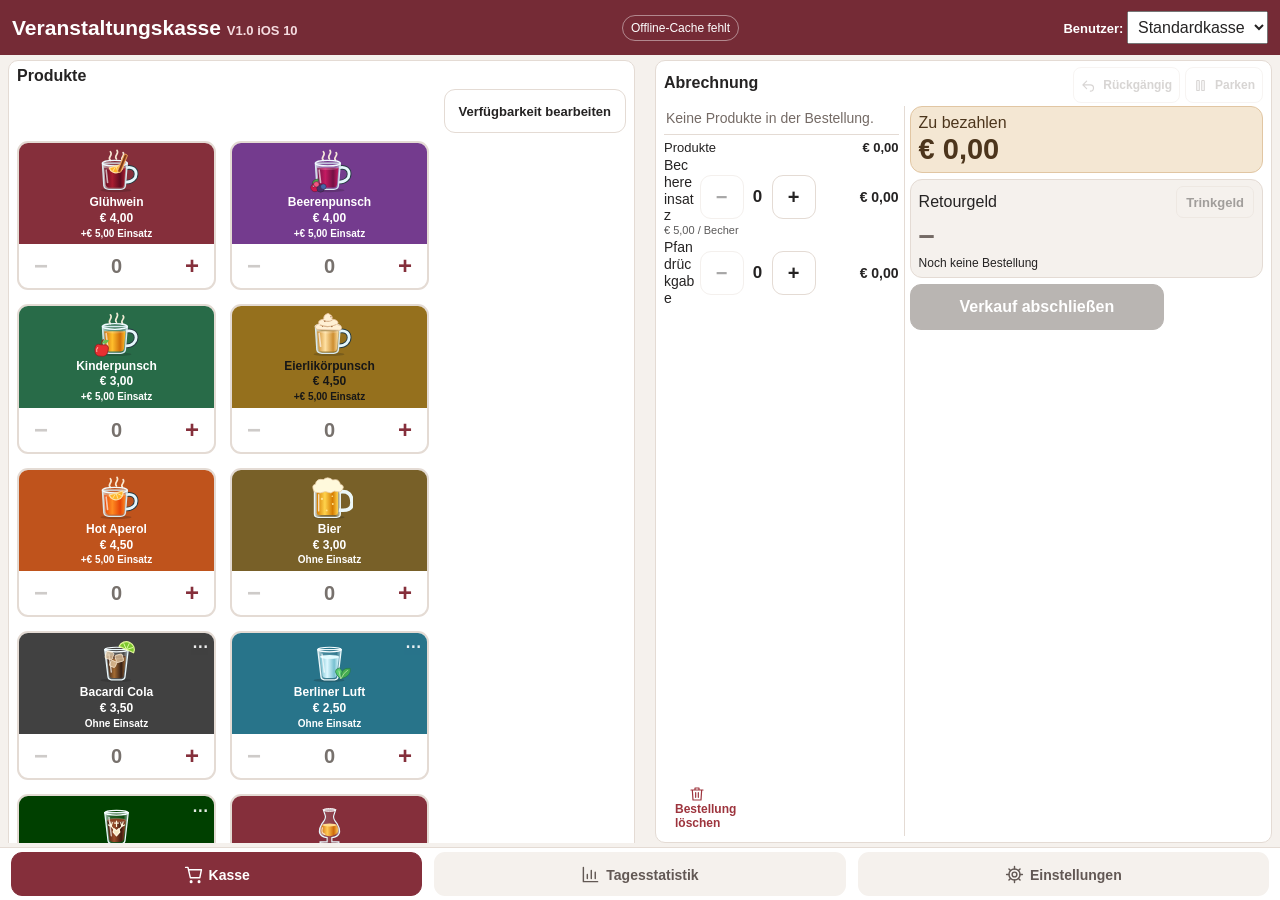
<file: Veranstaltungskasse/legacy.html>
<!doctype html><html lang="de" manifest="./legacy.appcache"><head><meta charset="utf-8"><meta name="viewport" content="width=device-width,initial-scale=1,viewport-fit=cover"><meta name="theme-color" content="#752b36"><meta name="apple-mobile-web-app-capable" content="yes"><meta name="apple-mobile-web-app-status-bar-style" content="default"><meta name="apple-mobile-web-app-title" content="Veranstaltungskasse"><title>Veranstaltungskasse</title><link rel="apple-touch-icon" sizes="152x152" href="./apple-touch-icon.png"><style>
:root{font-family:system-ui,-apple-system,sans-serif;color:#252323;background:#f5f1ed;--red:#852f3b;--line:#e4dbd4;--green:#237047}*{box-sizing:border-box}body{margin:0;padding:env(safe-area-inset-top) env(safe-area-inset-right) env(safe-area-inset-bottom) env(safe-area-inset-left)}button,input{font:inherit}button{cursor:pointer;touch-action:manipulation;min-height:48px;border:1px solid var(--line);border-radius:11px;background:#fff;color:inherit;font-weight:650;padding:10px 14px}button:active{transform:scale(.98)}button:disabled{opacity:.4;cursor:default}header{background:#752b36;color:white;padding:16px max(16px,calc((100% - 1200px)/2));display:flex;align-items:center;justify-content:space-between;gap:12px}h1{font-size:24px;margin:0}small{font-size:13px;color:#746a65}header small{color:#f5dce0}nav{display:flex;gap:8px;max-width:1200px;margin:14px auto;padding:0 16px}nav button{flex:1}nav button.active,.primary{background:var(--red);color:white;border-color:var(--red)}main{max-width:1200px;margin:auto;padding:0 16px 24px}.layout{display:grid;grid-template-columns:1.1fr 1fr;gap:16px}.panel{background:white;border:1px solid var(--line);border-radius:16px;padding:16px;margin-bottom:14px}h2{font-size:19px;margin:0 0 14px}h3{font-size:16px;margin:0 0 8px}.drinks{display:grid;grid-template-columns:repeat(2,1fr);gap:10px}.drink{background:var(--red);color:#fff;border:0;text-align:left;min-height:86px;padding:14px}.drink strong{display:block;font-size:19px}.drink span{display:flex;justify-content:space-between;align-items:center;margin-top:8px}.drink b{font-size:24px}.row{display:flex;align-items:center;gap:10px;padding:10px 0;border-bottom:1px solid var(--line)}.row:last-child{border-bottom:0}.grow{flex:1}.num{font-size:24px;font-weight:700;min-width:30px;text-align:center;font-variant-numeric:tabular-nums}.step{width:48px;padding:0;font-size:24px}.sum{display:flex;justify-content:space-between;gap:12px;margin:9px 0}.total,.change{padding:14px;border-radius:12px;background:#f5f1ed;margin:12px 0}.total strong,.change strong{display:block;font-size:clamp(30px,5vw,44px);font-variant-numeric:tabular-nums;line-height:1.15;margin-top:4px}.change strong{color:var(--green)}.change.bad strong{color:#a52626}input{width:100%;border:1px solid #cfc4bd;border-radius:10px;padding:12px;font-size:22px;background:white;color:inherit}label{display:block;font-weight:650;margin:8px 0}.cashkeys{display:grid;grid-template-columns:repeat(5,1fr);gap:6px;margin:10px 0}.cashkeys button{padding:8px 2px}.wide{width:100%;margin-top:8px}.primary.wide{min-height:58px;font-size:19px}.muted{color:#746a65;font-size:14px}.status{min-height:20px;margin-top:8px;font-size:14px;color:var(--green)}.error{color:#a52626}.hidden{display:none!important}.metrics{display:grid;grid-template-columns:repeat(3,1fr);gap:10px;margin-bottom:14px}.metric{background:#f5f1ed;padding:12px;border-radius:12px}.metric strong{display:block;font-size:26px;margin-top:6px}.export{display:flex;gap:10px;flex-wrap:wrap}.export button{flex:1}.settings-row{display:grid;grid-template-columns:minmax(0,1fr) minmax(70px,120px) 48px;gap:10px;align-items:center;margin-bottom:10px}.settings-row input{font-size:17px;min-width:0}.settings-row .step{color:#852f3b}.settings-head{display:grid;grid-template-columns:minmax(0,1fr) minmax(70px,120px) 48px;gap:10px;color:#746a65;font-size:14px;margin-bottom:6px}.add-product{margin:4px 0 12px;color:var(--red);border:1px dashed var(--red)}.order-name{min-width:0;overflow-wrap:anywhere}.order-row{flex-wrap:wrap}.order-row .step{flex-shrink:0}.pill{font-size:12px;padding:5px 8px;border:1px solid #ffffff70;border-radius:20px;white-space:nowrap}#date{font-size:16px;max-width:200px} @media(max-width:720px){.layout{grid-template-columns:1fr}.metrics{grid-template-columns:1fr 1fr}h1{font-size:20px}header{padding:12px}.drink strong{font-size:17px}}@media(min-width:900px){.drinks{grid-template-columns:repeat(3,1fr)}}
.settings-row,.settings-head{grid-template-columns:minmax(0,1fr) minmax(65px,120px) 104px 48px}.settings-row .deposit-toggle{min-height:48px;padding:8px 5px;font-size:15px;color:#746a65}.settings-row .deposit-toggle[aria-pressed="true"]{background:#e9f3ec;color:#237047;border-color:#a4c7ad}.deposit-toggle:focus-visible{outline:3px solid #852f3b;outline-offset:2px}@media(max-width:480px){.settings-row,.settings-head{grid-template-columns:minmax(0,1fr) 70px 72px 44px;gap:5px}.settings-row .step{width:44px}.settings-row input{padding:10px 6px;font-size:15px}.settings-row .deposit-toggle{font-size:13px}}

/* V5: compact, touch-friendly register with persistent bottom navigation */
:root{background:#f5f1ed}body{padding-bottom:0}header{padding:9px max(16px,calc((100% - 1168px)/2));min-height:48px}h1{font-size:21px}main{padding-top:12px;padding-bottom:calc(88px + env(safe-area-inset-bottom));max-width:1200px}.layout{gap:12px;align-items:start;grid-template-columns:minmax(0,1.08fr) minmax(0,1fr)}.panel{padding:12px;margin-bottom:10px;border-radius:13px}h2{font-size:17px;margin-bottom:10px}.drinks-heading{display:flex;align-items:center;justify-content:space-between}.item-count{font-size:14px;color:#746a65;font-weight:600}.drinks{gap:8px;grid-template-columns:repeat(3,minmax(0,1fr))}.drink-tile{display:grid;grid-template-rows:1fr auto;min-width:0;background:#fff;border:1px solid var(--line);border-radius:11px;overflow:hidden}.drink-tile.selected{border-color:var(--red);box-shadow:inset 0 0 0 1px var(--red)}.drink{width:100%;min-height:86px;padding:9px 10px;border-radius:0;text-align:left;display:flex;flex-direction:column;align-items:flex-start;justify-content:center;gap:3px}.drink strong{font-size:clamp(14px,1.45vw,18px);line-height:1.15;overflow-wrap:anywhere}.drink span.drink-price{display:block;margin:0;font-size:16px}.drink small{font-size:11px;line-height:1.2;color:#f5dce0}.drink-controls{display:grid;grid-template-columns:44px minmax(0,1fr) 44px;align-items:center;gap:0;padding:2px}.drink-controls button{border:0;min-height:44px;width:44px;background:transparent;color:var(--red);border-radius:8px}.drink-controls button:disabled{color:#746a65;opacity:.35}.drink-controls .num{font-size:21px;min-width:0}.row{padding:6px 0}.sum{margin:5px 0;font-size:15px}.total,.change{padding:10px 12px;margin:9px 0}.total strong,.change strong{font-size:clamp(32px,4.4vw,42px)}label{margin:6px 0}#cash{padding:9px 12px;font-size:24px;min-height:48px}.cashkeys{margin:8px 0}.wide{margin-top:6px}.primary.wide{min-height:54px}.status:empty{display:none}.status{min-height:0;margin-top:6px}#discard{font-size:14px;color:#746a65}nav{position:fixed;bottom:0;left:0;right:0;z-index:10;max-width:none;margin:0;gap:6px;padding:8px max(12px,calc((100% - 1168px)/2)) calc(8px + env(safe-area-inset-bottom));background:#fff;border-top:1px solid var(--line);box-shadow:0 -3px 14px #2515170d}nav button{min-width:0;min-height:48px;padding:8px 4px;font-size:15px}nav button:not(.active){border-color:transparent;background:#f5f1ed;color:#625854}nav button.active{background:var(--red);color:#fff} @media(max-width:820px){.layout{grid-template-columns:1fr}.drinks{grid-template-columns:repeat(3,minmax(0,1fr))}.drink strong{font-size:16px}}@media(max-width:480px){main{padding-left:8px;padding-right:8px}.drinks{grid-template-columns:repeat(2,minmax(0,1fr))}nav button{font-size:13px}.drink strong{font-size:15px}.panel{padding:10px}}
@media(min-width:821px) and (max-height:800px){header{min-height:44px;padding-top:6px;padding-bottom:6px}main{padding-top:9px}.panel{padding:10px}.drink{min-height:79px}.total,.change{margin:7px 0;padding:9px 12px}.cashkeys{margin:6px 0}.primary.wide{min-height:50px}}

/* iPhone portrait preview: order and payment are separate screens. */
 #checkoutBar,.back-link{display:none}@media(max-width:600px){:root{--nav-height:64px}body{max-width:520px;margin:auto;background:#f5f1ed}header{min-height:44px;padding:8px 12px}h1{font-size:19px}main{max-width:520px;padding:8px 10px calc(140px + env(safe-area-inset-bottom))}.layout{display:block}.panel{padding:10px;margin-bottom:8px}h2{font-size:16px;margin-bottom:7px}.drinks{grid-template-columns:repeat(2,minmax(0,1fr));gap:7px}.drink{min-height:61px;padding:7px 9px;gap:2px}.drink strong{font-size:16px}.drink span.drink-price{font-size:15px}.drink small{font-size:11px}.drink-controls{padding:0;grid-template-columns:44px 1fr 44px}.drink-controls button{height:44px;min-height:44px}.drink-controls .num{font-size:22px}.row{padding:3px 0;gap:7px}.row .step{width:44px;min-height:44px}.row .grow b{font-size:14px}.row .num{font-size:22px}.row small{font-size:12px}nav{width:min(100%,520px);left:50%;right:auto;transform:translateX(-50%);padding:5px 8px calc(5px + env(safe-area-inset-bottom));gap:5px;min-height:var(--nav-height)}nav button{font-size:12px;min-height:49px;padding:6px 2px}#checkoutBar{position:fixed;z-index:9;bottom:calc(var(--nav-height) + env(safe-area-inset-bottom));left:50%;transform:translateX(-50%);width:min(100%,520px);padding:9px 12px;display:flex;align-items:center;gap:12px;justify-content:space-between;background:#fff;border-top:1px solid var(--line);box-shadow:0 -4px 16px #25151712}#checkoutBar strong{display:block;font-size:27px;line-height:1.1;font-variant-numeric:tabular-nums}#checkoutBar button{min-height:49px;min-width:130px}#checkoutBar small{display:block;font-size:12px;margin-bottom:3px}.back-link{border:0;background:none;padding:0 4px;text-align:left;color:var(--red);margin-bottom:3px}.total strong,.change strong{font-size:40px}.settings-row input{font-size:16px}.settings-head{font-size:12px}.settings-row,.settings-head{grid-template-columns:minmax(0,1fr) 63px 69px 44px;gap:4px}.settings-row .step{width:44px}.settings-row .deposit-toggle{min-height:44px;font-size:13px}.metrics{grid-template-columns:1fr 1fr}.metric strong{font-size:21px}.metric:last-child{grid-column:span 2}.export{display:grid;grid-template-columns:1fr}#paymentPane .panel{padding:14px}#paymentPane .wide{min-height:49px}#paymentPane #cash{font-size:24px}#paymentPane .sum{margin:8px 0}#paymentPane{display:block;scroll-margin-top:12px;scroll-margin-bottom:150px}#checkoutBar{bottom:calc(59px + env(safe-area-inset-bottom))}@media(max-width:360px){.drink strong{font-size:14px}.drink{padding:7px}.settings-row,.settings-head{grid-template-columns:minmax(0,1fr) 55px 62px 44px}} .back-link{display:block}}
@media(max-width:600px){#paymentPane .back-link{display:none}#paymentPane .panel{margin-bottom:16px}main{padding-bottom:calc(160px + env(safe-area-inset-bottom))}#sale:not(.hidden) #paymentPane{display:block}#sale:not(.hidden) #orderPane{display:block}}
@media(max-width:600px){#checkoutBar{justify-content:center;text-align:center;padding:7px 12px}#checkoutBar strong{font-size:27px}}

/* Legacy Safari: explicit colors and flex layout; no CSS Grid required. */
body{background:#f5f1ed;color:#252323;font-family:-apple-system,Arial,sans-serif}
button{border-color:#e4dbd4}button:disabled{opacity:.4}
.drink,.primary,nav button.active{background:#852f3b;color:#fff;border-color:#852f3b}
.panel,.drink-tile,.row,nav{border-color:#e4dbd4}
.drink-tile.selected{border-color:#852f3b}
.drink-controls button{color:#852f3b}.change strong{color:#237047}
#checkoutBar,.back-link{display:none!important}
main{padding-bottom:100px}
.layout{display:block}
.drinks{display:flex;flex-wrap:wrap;margin:-4px}
.drink-tile{display:block;width:calc(50% - 8px);margin:4px}
.drink{display:block;min-height:64px}.drink strong{font-size:16px}.drink span.drink-price{display:block}
.drink-controls{display:flex;align-items:center;justify-content:space-between}
.drink-controls .num{flex:1}
.cashkeys{display:flex}.cashkeys button{flex:1;margin-right:4px}
.metrics{display:flex;flex-wrap:wrap}.metric{flex:1;margin:4px;min-width:120px}
.settings-row,.settings-head{display:flex;align-items:center}
.settings-row input:first-child,.settings-head span:first-child{flex:1;width:0}
.settings-row input:nth-child(2),.settings-head span:nth-child(2){width:70px;flex:none;margin-left:5px}
.settings-row .deposit-toggle,.settings-head span:nth-child(3){width:90px;flex:none;margin-left:5px}
.settings-row .step,.settings-head span:nth-child(4){width:44px;flex:none;margin-left:5px}
nav button{margin:0 3px}.row .step{margin:0 4px}.row .grow{flex:1}
.total strong,.change strong{font-size:34px}.status{color:#237047}
@media(min-width:768px){body,main{max-width:1200px}.layout{display:flex;align-items:flex-start}.layout>#orderPane{width:54%;padding-right:6px}.layout>#paymentPane{width:46%;padding-left:6px}.drink-tile{width:calc(33.333% - 8px)}.drink{min-height:76px}.drink strong{font-size:15px}.drink-controls button{width:40px;min-height:44px}.drink-controls .num{font-size:20px}.panel{padding:10px}.total strong,.change strong{font-size:36px}}
@media(max-width:767px){#checkoutBar{display:flex!important;justify-content:center;text-align:center;bottom:64px;padding:7px 12px}main{padding-bottom:170px}.layout{display:block}.drink-tile{width:calc(50% - 8px)}}
@media(min-width:601px) and (max-width:767px){.drink-tile{width:calc(33.333% - 8px)}}
@media(max-width:767px){#paymentPane{display:block!important}#orderPane{display:block!important}}
/* V6.9: Vollbreite und stabile Touch-Bedienung auf iOS 10. */
html,body{margin:0;padding:0;max-width:none;-webkit-text-size-adjust:100%}
main{width:100%;max-width:1200px;padding:10px 12px 86px;box-sizing:border-box}
#sale.layout{display:block!important}
#sale.layout.hidden{display:none!important}
#sale>#orderPane,#sale>#paymentPane{display:block!important;width:100%!important;padding:0!important;min-width:0;box-sizing:border-box}
#checkoutBar,.back-link{display:none!important}
.drinks{display:-webkit-flex;display:flex;-webkit-flex-wrap:wrap;flex-wrap:wrap;margin:-4px}
.drink-tile{width:calc(33.3333% - 8px);margin:4px;box-sizing:border-box}
.drink{min-height:76px;padding:8px 10px}
.drink strong{font-size:17px;white-space:normal;word-wrap:break-word;line-height:1.2}
.drink-controls{height:46px}
.drink-controls button{width:52px;height:46px;min-height:46px;font-size:24px}
.drink-controls .num{font-size:23px}
.panel{padding:12px;margin-bottom:10px}
#paymentPane .sum{margin:4px 0}
#paymentPane .total,#paymentPane .change{margin:6px 0;padding:8px 12px}
#paymentPane .total strong,#paymentPane .change strong{font-size:32px}
#paymentPane .cashkeys button{min-height:44px}
#paymentPane .wide{min-height:46px}
button:active{transform:none;-webkit-transform:none}
button{transition:none;-webkit-transition:none;touch-action:manipulation}
.drink-tile.selected{box-shadow:none;border:2px solid #852f3b}
.drink-tile:not(.selected){border:2px solid #e4dbd4}
nav{box-shadow:none}
@media(max-width:540px){.drink-tile{width:calc(50% - 8px)}.drink strong{font-size:15px}.drink-controls button{width:44px}}
/* V6.10: kompakte iPad-Kasse; 6 Produkte, Pfand und Abschluss auf einer Seite. */
header{min-height:38px;padding:5px 12px}
main{padding:7px 9px 64px}
#sale .panel{padding:8px 10px;margin-bottom:7px}
#sale h2{font-size:16px;margin:0 0 5px}
#sale .drinks{margin:-3px}
#sale .drink-tile{width:calc(33.3333% - 6px);margin:3px}
#sale .drink{min-height:54px;padding:5px 9px}
#sale .drink strong{font-size:16px;line-height:1.15}
#sale .drink span.drink-price{font-size:15px;line-height:1.15}
#sale .drink small{font-size:11px;line-height:1.1}
#sale .drink-controls{height:44px;padding:0}
#sale .drink-controls button{min-height:44px;height:44px;width:52px}
#sale .drink-controls .num{font-size:22px}
.cup-columns,.payment-columns,.payment-actions{display:-webkit-flex;display:flex;-webkit-align-items:flex-start;align-items:flex-start}
.cup-columns>.row{width:50%;min-width:0;margin:0;border-bottom:0;padding:0 6px}
.cup-columns>.row:first-child{border-right:1px solid #e4dbd4;padding-left:0}
.cup-columns>.row:last-child{padding-right:0}
.cup-columns .row .step{width:44px;min-height:44px;margin:0 2px}
.cup-columns .row .num{font-size:21px;min-width:25px}
.cup-columns .row .grow b{font-size:14px}
.payment-summary,.payment-money{width:50%;min-width:0;box-sizing:border-box}
.payment-summary{padding-right:9px}
.payment-money{padding-left:9px;border-left:1px solid #e4dbd4}
#paymentPane .sum{margin:3px 0;font-size:13px}
#paymentPane .total,#paymentPane .change{margin:5px 0;padding:6px 9px}
#paymentPane .total strong,#paymentPane .change strong{font-size:29px;line-height:1.1;margin-top:1px}
#paymentPane label{font-size:14px;margin:0 0 3px}
#paymentPane #cash{height:44px;min-height:44px;font-size:19px;padding:5px 8px}
#paymentPane .cashkeys{margin:4px 0;gap:0}
#paymentPane .cashkeys button{font-size:13px;min-height:44px;height:44px;padding:3px 1px;margin-right:3px}
#paymentPane .cashkeys button:last-child{margin-right:0}
#paymentPane #exact{margin:0;min-height:44px;font-size:14px;padding:4px}
.payment-actions{margin-top:5px}
.payment-actions #finish{width:65%;margin:0 5px 0 0;min-height:46px;font-size:16px}
.payment-actions #discard{width:35%;margin:0;min-height:46px;font-size:13px}
#paymentPane #status{font-size:12px;margin-top:3px}
nav{padding:4px 9px;background:#fff}
nav button{min-height:46px;font-size:14px}
@media(max-width:540px){#sale .drink-tile{width:calc(50% - 6px)}.cup-columns,.payment-columns{display:block}.cup-columns>.row,.payment-summary,.payment-money{width:100%;padding:0!important;border:0!important}.cup-columns>.row{margin:4px 0}.payment-money{margin-top:4px}}
/* V6.15: custom colors, reorder, ranking. */
.settings-row{display:block!important;border:1px solid #e4dbd4;border-radius:10px;padding:7px;margin-bottom:8px}
.settings-main{display:flex;align-items:center;width:100%;gap:5px}
.settings-main input:first-child{flex:1;min-width:0;width:0}
.settings-main input:nth-child(2){width:78px;flex:none;margin-left:4px}
.settings-main .deposit-toggle{width:82px;flex:none;margin-left:4px}
.settings-main .step{width:42px;flex:none;margin-left:4px}
.settings-tools{display:flex;align-items:center;margin-top:5px}
.settings-tools button{min-height:40px;margin-right:5px;padding:4px 9px}
.settings-tools .color-button{flex:1;margin-right:0}
.color-editor{padding:6px 0}.color-editor input[type=color]{width:75px;height:44px;padding:3px;margin-right:5px}.color-editor input[aria-label="Hex-Farbcode"]{width:130px;font-size:16px;padding:8px}
.rgb-line{display:flex;align-items:center;font-size:13px}.rgb-line span{width:48px}.rgb-line input{flex:1;min-width:0;padding:0;width:auto;margin:0 8px;height:30px}
#rankBy{font:inherit;padding:8px;background:white;border:1px solid #e4dbd4;border-radius:8px;width:100%;max-width:280px}
.rank-item{margin:9px 0}.rank-line{display:flex;align-items:center;gap:8px;font-size:14px}.rank-line .grow{flex:1}.rank-track{height:7px;background:#eee4df;border-radius:5px;margin-top:4px;overflow:hidden}.rank-fill{height:7px;background:#852f3b;border-radius:5px}
@media(max-width:480px){.settings-main input:nth-child(2){width:65px}.settings-main .deposit-toggle{width:68px}.settings-main .step{width:38px}.settings-main input{font-size:14px;padding:7px 4px}.settings-main .deposit-toggle{font-size:12px}.settings-head{display:none}}
/* V6.16 action menu */
.drink-tile{position:relative}.drink-tile.has-actions .drink{padding-right:37px;-webkit-touch-callout:none;-webkit-user-select:none;user-select:none}.action-more{position:absolute;right:4px;top:4px;min-width:30px;min-height:30px;height:30px;padding:0 5px;background:#ffffffed;color:#252323;border:1px solid #ffffff;border-radius:7px;font-size:20px;line-height:1;z-index:1}
.action-overlay{position:fixed;top:0;right:0;bottom:0;left:0;background:rgba(33,21,27,.72);display:flex;align-items:center;justify-content:center;z-index:100;padding:14px}.action-modal{background:white;border-radius:14px;padding:18px;width:100%;max-width:390px;max-height:90%;overflow:auto;color:#252323}.action-modal .wide{min-height:48px}.action-modal p{margin:4px 0 8px}.action-line{display:flex;align-items:center;gap:6px;background:#f5f1ed;border-radius:8px;margin:4px 0;padding:5px 8px;font-size:13px}.action-line .step{min-width:38px;width:38px;min-height:38px;margin-left:6px}.action-line .grow{flex:1}.action-editor{padding:5px 0}.action-setting{border:1px solid #e4dbd4;border-radius:8px;margin:6px 0;padding:8px}.action-field{display:flex;align-items:center;font-size:13px}.action-field span{width:42%;min-width:100px}.action-field input{flex:1;min-width:0;font-size:16px;padding:6px}.settings-tools .action-edit-button{margin-left:5px;margin-right:0;font-size:13px}.settings-tools .color-button{min-width:0;font-size:13px}.action-modal .muted{font-size:13px}
/* V6.17: wider promotion fields, discreet action and undo icons. */
#settings .action-setting .action-field{display:flex;align-items:center;width:100%;margin:5px 0;gap:8px}
#settings .action-setting .action-field>span{width:34%;min-width:104px;max-width:200px;flex:none}
#settings .action-setting .action-field>input{width:100%;min-width:0;max-width:none;flex:1 1 0%;margin:0 0 0 6px;padding:8px;font-size:16px}
#settings .action-setting .action-field:not(:first-child)>input{max-width:160px}
#settings .action-setting .action-field:first-child>input{max-width:none}
#sale .drink-tile.has-actions .drink{padding-right:25px}
#sale .action-more{top:0;right:0;width:28px;min-width:28px;height:31px;min-height:31px;padding:0;border:0;border-radius:5px;background:transparent;font-size:16px;font-weight:700;line-height:1;opacity:.9}
#sale .action-more:focus{outline:1px solid currentColor;outline-offset:-3px}
#paymentPane .payment-heading{display:flex;align-items:center;justify-content:space-between;min-height:34px;margin:0 0 5px}
#paymentPane .payment-heading h2{margin:0}
#paymentPane .undo-small{display:flex;align-items:center;justify-content:center;width:34px;min-width:34px;height:34px;min-height:34px;padding:0;margin:0;background:transparent;color:#746a65;border:1px solid #e4dbd4;border-radius:8px}
#paymentPane .undo-small:disabled{opacity:.28}
#paymentPane .undo-small svg{pointer-events:none;display:block}
@media(max-width:480px){#settings .action-setting .action-field>span{width:38%;min-width:95px}#settings .action-setting .action-field>input{margin-left:3px}}
/* V6.18 */
#settings .settings-main{display:flex;align-items:center;gap:4px;flex-wrap:nowrap}
#settings .settings-main>input:first-child{flex:1 1 90px;width:0;min-width:65px}
#settings .settings-main>input:nth-child(2){width:70px;flex:none;margin:0}
#settings .settings-main>.deposit-toggle{width:70px;min-width:55px;margin:0;font-size:13px}
#settings .settings-main>button:not(.deposit-toggle){width:34px;min-width:30px;min-height:40px;padding:0;margin:0;font-size:17px;flex:none}
#settings .settings-main>.step{color:#a52626}
#settings .settings-extra{padding-top:6px}
#settings .settings-tools{margin:0 0 5px}
#settings .settings-tools button{flex:1}
#settings .sold-label{display:flex;align-items:center;font-size:14px;gap:7px}
#settings .sold-label input,.pref-check input{width:22px;height:22px;min-height:0;flex:none;margin:0 8px 0 0}
#sale .sold-out .drink{background:#777!important;color:#fff!important}
#sale .sold-out .drink small{color:#fff!important}
#sale .sold-out .drink:disabled{opacity:.75}
#sale .sold-out .action-more{display:none}
#paymentPane .heading-tools{display:flex;align-items:center;gap:4px}
#paymentPane .mini-tool,.mini-tool{min-width:34px;width:auto;height:34px;min-height:34px;padding:0 7px;background:transparent;color:#746a65;border:1px solid #e4dbd4;border-radius:8px;font-size:17px;line-height:1}
#paymentPane .mini-tool:disabled{opacity:.28}
#basketToggle{display:flex;justify-content:space-between;align-items:center;width:100%;padding:0;border:0;background:transparent;text-align:left;min-height:26px;height:auto;font-size:inherit;font-weight:normal;color:inherit}
#basketDetails,.recent-detail{padding:5px 8px;background:#f5f1ed;border-radius:7px;font-size:13px}
#basketDetails .sum,.recent-detail .sum{gap:6px}
.cash-extra{display:flex;gap:5px}
.cash-extra button{flex:1;min-width:0;margin:4px 0 0!important}
.park-entry{display:flex;align-items:center;gap:7px;padding:7px 0;border-bottom:1px solid #e4dbd4}
.park-entry .grow{flex:1}.park-entry small{display:block;margin-top:3px}
.pref-check{display:flex;align-items:center;font-size:15px}.pref-group{border-top:1px solid #e4dbd4;margin-top:12px;padding-top:12px}
#testBanner{background:#e6c16a;color:#493400;padding:5px 10px;text-align:center;font-weight:bold;font-size:14px}
#testBanner button{min-height:30px;padding:3px 8px;margin-left:10px;font-size:13px}
body.night-mode,body.night-mode main{background:#18181b;color:#f1eeeb}
body.night-mode .panel,body.night-mode .drink-tile,body.night-mode nav,body.night-mode .action-modal{background:#27272a;color:#f1eeeb;border-color:#4c4c50}
body.night-mode .total,body.night-mode .change,body.night-mode .metric,body.night-mode #basketDetails,body.night-mode .recent-detail,body.night-mode .action-line,body.night-mode #checkoutBar{background:#36363a;color:#f1eeeb;border-color:#525257}
body.night-mode button:not(.drink):not(.primary):not(.action-more):not(.color-button),body.night-mode input,body.night-mode select,body.night-mode textarea{background:#303034;color:#f1eeeb;border-color:#57575d}
body.night-mode nav button.active{background:#852f3b!important;color:white}
body.night-mode .muted,body.night-mode small,body.night-mode .item-count{color:#c5c2c0}
body.night-mode .change strong,body.night-mode .status{color:#83d9a5}
body.night-mode .change.bad strong,body.night-mode .error{color:#ff9e9e}
body.night-mode .row,body.night-mode .settings-row,body.night-mode .action-setting,body.night-mode .pref-group,body.night-mode .park-entry{border-color:#515157}
@media(max-width:520px){#settings .settings-main{flex-wrap:wrap}#settings .settings-main>input:first-child{flex:1 1 105px}#settings .settings-main>input:nth-child(2){width:62px}#settings .settings-main>.deposit-toggle{width:57px}#settings .settings-main>button:not(.deposit-toggle){width:31px;min-width:31px}}
/* V6.19 */
#settings .settings-extra .delete-product{display:block;width:100%;min-height:36px;margin:7px 0 0;padding:5px 10px;font-size:14px;color:#a52626;border-color:#cfa6a6;background:transparent}
#settings .settings-main .product-name-input{font-weight:650}
#settings .settings-main .product-name-input::placeholder{color:inherit;opacity:.7}
#basketDetails{background:transparent;padding:2px 0 7px;margin-bottom:5px;border-bottom:1px solid #e4dbd4;border-radius:0}
#basketDetails p{margin:2px 0}
#basketDetails .basket-row,.park-items .basket-row{align-items:center;margin:4px 0;font-size:14px;gap:6px}
.basket-row .grow{flex:1;min-width:0;overflow-wrap:break-word}.basket-row b{white-space:nowrap}
#paymentPane .basket-minus{width:29px;min-width:29px;height:29px;min-height:29px;padding:0;margin:0 0 0 3px;font-size:17px}
#parkPanel h2{margin:0 0 6px}#parkInfo:empty{display:none}
.park-card{border:1px solid #e4dbd4;border-radius:9px;padding:9px;margin:7px 0}
.park-head,.park-foot{display:flex;align-items:center;justify-content:space-between;gap:5px}
.park-head small{white-space:nowrap}.park-items{margin:5px 0}.park-items>small{display:block;margin:3px 0}.park-total{flex:1;font-size:19px}
#sale>#paymentPane.has-parked{position:static}
html.night-mode{background:#18181b!important;color:#f1eeeb;color-scheme:dark}
body.night-mode{background:#18181b!important;color:#f1eeeb!important;min-height:100vh}
body.night-mode header{background:#54262e;color:#fff}
body.night-mode #settings .settings-main .deposit-toggle[aria-pressed="true"]{background:#214737;color:#b1ebc9;border-color:#56826a}
body.night-mode #settings .settings-extra .delete-product{background:transparent;color:#ff9e9e;border-color:#87535a}
body.night-mode #basketDetails{background:transparent;border-color:#515157}
body.night-mode .park-card{background:#303034;color:#f1eeeb;border-color:#515157}
body.night-mode #rankBy{background:#303034;color:#f1eeeb;border-color:#57575d}
body.night-mode #discard,body.night-mode .undo-small,body.night-mode .mini-tool,body.night-mode .settings-head{color:#e1ddda}
body.night-mode .drink-controls button:disabled{color:#a4a1a0}body.night-mode .rank-track{background:#4a4a4f}
body.night-mode .sum,body.night-mode label{color:inherit}
/* V6.22: optional tip calculator */
.tip-heading{display:flex;align-items:center;justify-content:space-between;gap:6px}
#paymentPane .tip-toggle{min-height:32px;height:32px;padding:3px 9px;margin:0;font-size:13px;border-radius:7px;background:transparent}
#tipRow{align-items:center;gap:6px}#tipRow>span{flex:1}
#tipPanel{border-top:1px solid #d8cec8;margin-top:10px;padding-top:8px}
.tip-modes,.tip-quick{display:flex;margin:4px 0;gap:4px}
.tip-modes button,.tip-quick button{flex:1;min-width:0;min-height:42px;padding:5px 4px;font-size:14px;margin:0 2px 0 0}
.tip-modes button[aria-pressed="true"]{background:#852f3b;color:#fff;border-color:#852f3b}
#tipInput{font-size:17px;padding:9px;min-height:42px}
#tipPanel .wide{font-size:14px;min-height:42px}
body.night-mode #tipPanel{border-color:#515157}
body.night-mode .tip-modes button[aria-pressed="true"]{background:#852f3b;color:#fff}

/* V6.24: embedded, single-drink illustrations; no extra network requests. */
#sale .drink.pictured{position:relative;min-height:84px;padding-left:68px;padding-right:6px;box-sizing:border-box;text-align:left}
#sale .drink-tile.has-actions .drink.pictured{padding-right:21px}
#sale .drink-picture{display:block;position:absolute;left:4px;top:50%;width:61px;height:72px;margin:0;transform:translateY(-50%);pointer-events:none;-webkit-user-select:none;user-select:none}
#sale .drink.pictured strong{display:block;max-width:100%;font-size:15px;line-height:1.13;white-space:normal;overflow-wrap:break-word;word-wrap:break-word}
#sale .drink.pictured .drink-price{display:block;margin:2px 0 0;font-size:15px;line-height:1.15}
#sale .drink.pictured small{display:block;font-size:10px;line-height:1.2;margin:2px 0 0;white-space:normal}
#sale .sold-out .drink-picture{opacity:.42;filter:grayscale(1)}
@media(min-width:1000px){#sale .drink.pictured{padding-left:82px;min-height:88px}#sale .drink-picture{width:72px;height:76px;left:5px}#sale .drink.pictured strong{font-size:16px}}
@media(max-width:600px){#sale .drink.pictured,body.mobile-layout #sale .drink.pictured{min-height:90px;padding-left:56px;padding-right:5px}#sale .drink-tile.has-actions .drink.pictured,body.mobile-layout #sale .drink-tile.has-actions .drink.pictured{padding-right:19px}#sale .drink-picture{width:51px;height:65px;left:2px}#sale .drink.pictured strong,body.mobile-layout #sale .drink.pictured strong{font-size:14px}#sale .drink.pictured .drink-price,body.mobile-layout #sale .drink.pictured .drink-price{font-size:14px}#sale .drink.pictured small{font-size:10px}}
@media(max-width:360px){#sale .drink.pictured,body.mobile-layout #sale .drink.pictured{padding-left:47px}#sale .drink-picture{width:43px;height:57px}#sale .drink.pictured strong,body.mobile-layout #sale .drink.pictured strong{font-size:13px}}

/* V6.26: stress-resistant visual hierarchy, no audio or vibration. */
.ui-icon{display:inline-block;vertical-align:middle;flex:none;pointer-events:none}
#sale .drink-tile.selected{border-color:#2c995d!important;box-shadow:inset 0 0 0 2px #2c995d}
#sale .drink-tile.selected .drink-controls{background:#d8f0df;color:#164d31}
#sale .drink-tile.selected .drink-controls button{color:#17613a;background:transparent}
#sale .drink-tile .drink-controls .num{font-size:25px;font-weight:800;font-variant-numeric:tabular-nums}
#sale .drink-tile.selected .num{color:#15542f}
body.night-mode #sale .drink-tile.selected{border-color:#70d99a!important;box-shadow:inset 0 0 0 2px #70d99a}
body.night-mode #sale .drink-tile.selected .drink-controls{background:#214732;color:#b8e5c8}
body.night-mode #sale .drink-tile.selected .drink-controls .num,body.night-mode #sale .drink-tile.selected .drink-controls button{color:#b8e5c8;background:transparent}
#sale .drink-tile:not(.selected) .num{color:#77716d}
body.night-mode #sale .drink-tile:not(.selected) .num{color:#a6a3a1}
#paymentPane .heading-tools{display:flex;align-items:center;gap:5px}
#paymentPane .heading-tools .undo-small,#paymentPane .heading-tools .mini-tool{display:flex;align-items:center;justify-content:center;min-width:0;width:auto;height:36px;min-height:36px;padding:4px 7px;font-size:12px;white-space:nowrap;gap:4px}
#paymentPane .heading-tools .ui-icon{width:15px;height:15px;margin-right:3px}
#paymentPane .basket-minus.trash-position{width:34px;min-width:34px;height:34px;min-height:34px;color:#a52626;display:flex;align-items:center;justify-content:center}
#paymentPane .basket-minus.trash-position .ui-icon{width:16px;height:16px}
body.night-mode #paymentPane .basket-minus.trash-position{color:#f3b2b2}
#paymentPane #discard{width:auto;display:block;min-height:36px;margin:7px auto 0;padding:5px 10px;font-size:12px;background:transparent;border-color:transparent;color:#9d343d}
body.night-mode #paymentPane #discard{background:transparent;color:#ecb5b5;border-color:transparent}
#paymentPane .total{background:#f4e7d3;color:#4c351c;border:1px solid #e1c6a3}
#paymentPane .total strong,#paymentPane .change strong{font-size:40px;line-height:1.08;font-weight:800}
#paymentPane .change{border:1px solid #e4dbd4}
#paymentPane .change.pay-short{background:#fce6e7;color:#8d222e;border-color:#df9ca3}
#paymentPane .change.pay-short strong{color:#a52626}
#paymentPane .change.pay-ready{background:#e0f2e5;color:#165735;border-color:#a5d0b2}
#paymentPane .change.pay-ready strong{color:#17623a}
#paymentPane .change.pay-refund{background:#e1edf8;color:#254c73;border-color:#a9c5e0}
#paymentPane .change.pay-refund strong{color:#254c73}
#paymentPane .change.pay-neutral strong{color:#746a65}
#paymentState{display:block;font-size:12px;line-height:1.25;margin-top:4px;color:inherit}
#paymentPane #finish:not(:disabled){background:#237047;color:#fff;border-color:#237047;opacity:1}
#paymentPane #finish:disabled{background:#99938e;color:#fff;border-color:#99938e;opacity:.68}
body.night-mode #paymentPane .total{background:#3b342c;color:#f8e6c9;border-color:#796348}
body.night-mode #paymentPane .change.pay-short{background:#54272c;color:#ffd1d1;border-color:#97545b}
body.night-mode #paymentPane .change.pay-short strong{color:#ffb8b8}
body.night-mode #paymentPane .change.pay-ready{background:#214732;color:#b8e5c8;border-color:#478260}
body.night-mode #paymentPane .change.pay-ready strong{color:#b8e5c8}
body.night-mode #paymentPane .change.pay-refund{background:#28425b;color:#badcff;border-color:#557b9e}
body.night-mode #paymentPane .change.pay-refund strong{color:#badcff}
body.night-mode #paymentPane .change.pay-neutral strong{color:#c5c2c0}
body.night-mode #paymentPane #finish:disabled{background:#48484b;color:#bdbdbd;border-color:#5b5b5d;opacity:1}
#paymentPane .cashkeys button.note-5{background:#62696d;color:#fff;border-color:#62696d}
#paymentPane .cashkeys button.note-10{background:#a44941;color:#fff;border-color:#a44941}
#paymentPane .cashkeys button.note-20{background:#346591;color:#fff;border-color:#346591}
#paymentPane .cashkeys button.note-50{background:#9a5d26;color:#fff;border-color:#9a5d26}
#paymentPane .cashkeys button.note-100{background:#37734a;color:#fff;border-color:#37734a}
#paymentPane .cashkeys button.note-200{background:#82742b;color:#fff;border-color:#82742b}
#paymentPane .cashkeys button.note-500{background:#735286;color:#fff;border-color:#735286}
body.night-mode #paymentPane .cashkeys button.note-5{background:#62696d;color:#fff;border-color:#62696d}
body.night-mode #paymentPane .cashkeys button.note-10{background:#a44941;color:#fff;border-color:#a44941}
body.night-mode #paymentPane .cashkeys button.note-20{background:#346591;color:#fff;border-color:#346591}
body.night-mode #paymentPane .cashkeys button.note-50{background:#9a5d26;color:#fff;border-color:#9a5d26}
body.night-mode #paymentPane .cashkeys button.note-100{background:#37734a;color:#fff;border-color:#37734a}
body.night-mode #paymentPane .cashkeys button.note-200{background:#82742b;color:#fff;border-color:#82742b}
body.night-mode #paymentPane .cashkeys button.note-500{background:#735286;color:#fff;border-color:#735286}
#cashFeedback{float:right;color:#237047;font-size:13px;font-weight:750;min-height:16px}
#drinkFeedback{font-size:12px;color:#237047;font-weight:650;overflow:hidden;white-space:nowrap;text-overflow:ellipsis;max-width:46%;margin-left:auto;margin-right:7px}
body.night-mode #cashFeedback,body.night-mode #drinkFeedback{color:#9de7b8}
#saleSuccess{position:fixed;z-index:90;top:56px;left:50%;transform:translateX(-50%);width:calc(100% - 24px);max-width:340px;pointer-events:none;background:#214732;color:#e4faeb;border:1px solid #70c990;border-radius:12px;padding:12px 16px;text-align:center;box-shadow:0 6px 18px #0004}
#saleSuccess .success-top{display:flex;align-items:center;justify-content:center;font-weight:750;font-size:17px}
#saleSuccess .ui-icon{margin-right:7px}#saleSuccess strong{display:block;font-size:32px;margin:3px 0}#saleSuccess small{color:#c2e6d0;display:block}
#settings .setting-category{border:1px solid #e4dbd4;border-radius:10px;margin-bottom:8px;overflow:hidden}
#settings .category-toggle{display:flex;align-items:center;text-align:left;width:100%;border:0;border-radius:0;background:#fff;min-height:60px;padding:10px 12px;color:inherit}
#settings .category-toggle .ui-icon{margin-right:12px;width:23px;height:23px;color:#746a65}
#settings .category-text{flex:1;min-width:0;display:block}#settings .category-text b{display:block;font-size:16px}#settings .category-text small{display:block;font-size:12px;line-height:1.25;margin-top:3px;font-weight:400}
#settings .category-arrow{margin-left:8px;color:#746a65;font-size:17px}
#settings .category-toggle[aria-expanded="true"] .category-arrow{transform:rotate(180deg)}
#settings .category-body{border-top:1px solid #e4dbd4;padding:12px}
body.night-mode #settings .setting-category,body.night-mode #settings .category-body{border-color:#515157}
body.night-mode #settings .category-toggle{background:#303034;color:#f1eeeb}
body.night-mode #settings .category-toggle .ui-icon,body.night-mode #settings .category-arrow{color:#c5c2c0}
nav button .ui-icon{width:19px;height:19px;margin-right:6px;vertical-align:middle}
nav button span{vertical-align:middle}
@media(max-width:600px){nav button .ui-icon{display:block;margin:0 auto 3px;width:18px;height:18px}nav button span{display:block;font-size:12px}#paymentPane .total strong,#paymentPane .change strong,body.mobile-layout #paymentPane .total strong,body.mobile-layout #paymentPane .change strong{font-size:36px}#paymentPane .heading-tools .undo-small,#paymentPane .heading-tools .mini-tool{font-size:11px;padding:4px 5px}#settings .category-body{padding:8px}}

/* V6.26: keyboard-free cash and tip entry, ES5/iOS 10-compatible. */
#cashOpen{display:flex;width:100%;min-height:48px;align-items:center;justify-content:space-between;text-align:left;font-size:24px;font-weight:700;padding:9px 12px;border:1px solid #cfc4bd;background:#fff}
#cashOpen svg{flex:none;margin-left:6px;pointer-events:none;color:#746a65}
#cashOpen.empty #cashDisplay{color:#8a817c;font-weight:500}
body.night-mode #cashOpen{background:#303034;color:#f1eeeb;border-color:#57575d}
body.night-mode #cashOpen svg,body.night-mode #cashOpen.empty #cashDisplay{color:#c5c2c0}
#tipQuick .tip-choice{display:flex;flex-direction:column;align-items:center;justify-content:center;min-height:56px;line-height:1.2}
#tipQuick .tip-choice b{font-size:15px}#tipQuick .tip-choice small{font-size:10px;display:block;margin-top:4px;font-weight:400;color:inherit;opacity:.88}
#tipHelp{font-size:12px;margin:5px 0;color:inherit}
#tipCustom{display:block;min-height:44px}
#numberOverlay{z-index:120}
#numberOverlay .number-modal{box-sizing:border-box;max-width:370px;padding:14px;max-height:94%;overflow:auto}
#numberContext{margin:4px 0 8px}
#numberValue{border:1px solid #cfc4bd;background:#f5f1ed;border-radius:9px;padding:10px 12px;font-size:32px;line-height:1.12;font-weight:750;text-align:right;min-height:58px;font-variant-numeric:tabular-nums}
#numberValue.replace-ready{border-color:#852f3b}
.number-keys{display:flex;flex-wrap:wrap;margin:6px -3px 0}
.number-keys button{width:calc(33.3333% - 6px);margin:3px;min-height:52px;height:52px;padding:3px;font-size:24px}
.number-tools{display:flex;align-items:stretch;margin:4px -3px 0}
.number-tools button{flex:1;min-width:0;margin:3px;padding:6px 3px;min-height:46px;font-size:13px}
#numberOK:not(:disabled){background:#237047;color:#fff;border-color:#237047}
.number-preview{font-size:13px;font-weight:650;min-height:16px;margin:6px 0 0;color:#237047}
#numberError{font-size:13px;margin:4px 0 0}
body.night-mode #numberValue{background:#303034;color:#f1eeeb;border-color:#57575d}
body.night-mode #numberValue.replace-ready{border-color:#b9707b}
body.night-mode .number-preview{color:#a0edb9}
@media(max-height:500px){#numberOverlay .number-modal{padding:9px}.number-keys button{height:37px;min-height:37px;font-size:20px}#numberValue{min-height:44px;font-size:25px;padding:6px}.number-tools button{min-height:38px}#numberContext{margin:2px 0}}

/* V6.27 – iPad single-screen cash register. Flexbox works on iOS 10. */
@media(min-width:600px){
body.ipad-register{overflow:hidden}
body.ipad-register main{width:100%;max-width:none;box-sizing:border-box;padding:5px 8px 4px;overflow:hidden}
body.ipad-register #sale.layout{height:100%;display:-webkit-flex!important;display:flex!important;-webkit-flex-direction:column;flex-direction:column;min-height:0}
body.ipad-register #sale.layout.hidden{display:none!important}
body.ipad-register #sale>#orderPane{flex:0 0 auto;-webkit-flex:0 0 auto}
body.ipad-register #sale>#paymentPane{display:-webkit-flex!important;display:flex!important;-webkit-flex-direction:column;flex-direction:column;flex:1 1 0%;-webkit-flex:1 1 0%;min-height:0;position:static}
body.ipad-register #sale .panel{padding:6px 8px;margin:0 0 5px;border-radius:10px}
body.ipad-register #sale h2{font-size:16px;margin:0 0 4px}
body.ipad-register #sale .drinks{display:-webkit-flex;display:flex;-webkit-flex-wrap:wrap;flex-wrap:wrap;margin:-3px}
body.ipad-register #sale .drink-tile{width:calc(20% - 6px);margin:3px;min-width:0;display:block;box-sizing:border-box}
body.ipad-register #sale .drink,body.ipad-register #sale .drink.pictured{display:block;position:relative;height:83px;min-height:83px;padding:5px 3px;box-sizing:border-box;text-align:center}
body.ipad-register #sale .drink-tile.has-actions .drink.pictured{padding:5px 3px}
body.ipad-register #sale .drink-picture{position:static;width:34px;height:34px;transform:none;-webkit-transform:none;margin:0 auto;display:block}
body.ipad-register #sale .drink.pictured{display:-webkit-flex;display:flex;-webkit-flex-direction:column;flex-direction:column;-webkit-align-items:center;align-items:center;-webkit-justify-content:center;justify-content:center}
body.ipad-register #sale .drink.pictured .drink-picture{-webkit-order:-1;order:-1;flex:none;-webkit-flex:none}
body.ipad-register #sale .drink strong,body.ipad-register #sale .drink.pictured strong{font-size:13px;line-height:1.12;max-width:100%;word-wrap:break-word;white-space:normal}
body.ipad-register #sale .drink span.drink-price,body.ipad-register #sale .drink.pictured .drink-price{font-size:13px;line-height:1.12;margin:1px 0 0}
body.ipad-register #sale .drink small,body.ipad-register #sale .drink.pictured small{font-size:10px;line-height:1.1;margin:1px 0 0}
body.ipad-register #sale .drink-controls{height:44px}
body.ipad-register #sale .drink-controls button{height:44px;min-height:44px;width:44px;padding:0}
body.ipad-register #sale .drink-controls .num{font-size:24px}
body.ipad-register #sale .action-more{height:29px;min-height:29px;width:28px;min-width:28px}
body.ipad-register #sale .cup-panel{margin-bottom:5px;padding-top:5px;padding-bottom:5px}
body.ipad-register #sale .cup-columns .row{padding-top:0;padding-bottom:0}
body.ipad-register #sale .cup-columns .row .step{height:44px;min-height:44px}
body.ipad-register #paymentPane>.panel:first-child{display:-webkit-flex;display:flex;-webkit-flex-direction:column;flex-direction:column;flex:1 1 0%;-webkit-flex:1 1 0%;min-height:0;margin-bottom:0}
body.ipad-register #paymentPane .payment-heading{flex:none;-webkit-flex:none;min-height:36px;margin:0 0 3px}
body.ipad-register #paymentPane .payment-columns{display:-webkit-flex;display:flex;-webkit-align-items:stretch;align-items:stretch;flex:1 1 0%;-webkit-flex:1 1 0%;min-height:0}
body.ipad-register #paymentPane .payment-summary{width:49%;padding-right:8px;display:-webkit-flex;display:flex;-webkit-flex-direction:column;flex-direction:column;min-height:0}
body.ipad-register #paymentPane .payment-money{width:51%;padding-left:8px;display:-webkit-flex;display:flex;-webkit-flex-direction:column;flex-direction:column;min-height:0;overflow:auto;-webkit-overflow-scrolling:touch}
body.ipad-register #paymentPane .payment-summary>.sum,body.ipad-register #paymentPane .payment-summary>.total,body.ipad-register #paymentPane .payment-money>#cashArea,body.ipad-register #paymentPane .payment-money>.change{flex:0 0 auto;-webkit-flex:0 0 auto}
body.ipad-register #basketDetails{flex:1 1 0%;-webkit-flex:1 1 0%;min-height:30px;overflow-y:auto;-webkit-overflow-scrolling:touch;padding:2px 2px 3px;margin:0 0 3px}
body.ipad-register #basketDetails .basket-row,body.ipad-register .park-items .basket-row{font-size:13px;margin:2px 0}
body.ipad-register #paymentPane .basket-minus.trash-position{height:34px;min-height:34px;width:34px;min-width:34px}
body.ipad-register #paymentPane .sum{margin:2px 0;font-size:13px}
body.ipad-register #paymentPane .total,body.ipad-register #paymentPane .change{margin:4px 0 0;padding:6px 8px}
body.ipad-register #paymentPane .total strong,body.ipad-register #paymentPane .change strong{font-size:35px;line-height:1.08;margin-top:2px}
body.ipad-register #paymentPane .change{min-height:76px}
body.ipad-register #paymentPane #cashOpen{height:44px;min-height:44px;font-size:23px;padding:5px 9px}
body.ipad-register #paymentPane .cashkeys{margin:4px 0}
body.ipad-register #paymentPane .cashkeys button{height:44px;min-height:44px}
body.ipad-register #paymentPane .cash-extra .wide{height:44px;min-height:44px;margin:0!important;padding:4px 2px;font-size:13px}
body.ipad-register #paymentPane .payment-actions{flex:none;-webkit-flex:none;margin:5px 0 0;-webkit-align-items:center;align-items:center}
body.ipad-register #paymentPane #finish{min-height:46px;width:72%;margin:0 5px 0 0}
body.ipad-register #paymentPane #discard{width:28%;min-height:44px;margin:0}
body.ipad-register #paymentPane #status{flex:none;-webkit-flex:none;margin:2px 0 0;line-height:1.15}
body.ipad-register #paymentPane #status:empty{display:none}
body.ipad-register #parkPanel{flex:0 1 auto;-webkit-flex:0 1 auto;max-height:36%;min-height:45px;overflow-y:auto;-webkit-overflow-scrolling:touch;padding:4px 5px;margin:0 0 3px}
body.ipad-register #parkPanel.hidden{display:none!important}
body.ipad-register #parkPanel h2{font-size:13px;margin:0 0 2px}
body.ipad-register #parkPanel .park-card{padding:4px;margin:3px 0}
body.ipad-register #parkPanel .park-info,body.ipad-register #parkInfo{font-size:11px;margin:2px 0}
body.ipad-register nav{padding:4px 8px;min-height:52px;box-sizing:border-box}
body.ipad-register nav button{min-height:44px}
body.ipad-register #tipPanel{margin-top:5px;padding-top:5px}
body.ipad-register #tipPanel .wide{min-height:44px}
body.ipad-register #tipPanel .tip-choice{min-height:48px}
}
/* Short landscape: horizontal artwork and smaller tile header, touch buttons stay 44 px. */
@media(min-width:600px) and (max-height:760px){
body.ipad-register #sale .drink,body.ipad-register #sale .drink.pictured{height:61px;min-height:61px;padding:4px 4px 4px 43px;text-align:left;-webkit-align-items:flex-start;align-items:flex-start}
body.ipad-register #sale .drink-tile.has-actions .drink.pictured{padding:4px 19px 4px 43px}
body.ipad-register #sale .drink-picture{position:absolute;left:3px;top:50%;width:36px;height:46px;transform:translateY(-50%);-webkit-transform:translateY(-50%);margin:0}
body.ipad-register #sale .drink.pictured strong{font-size:12px}
body.ipad-register #paymentPane .total strong,body.ipad-register #paymentPane .change strong{font-size:31px}
}
/* No artificial cropping on unusually small windows or large custom catalogs. */
body.ipad-register #sale .drink-tile:not(.selected){border-color:#e4dbd4}
body.night-mode.ipad-register #sale .drink-tile:not(.selected){border-color:#4c4c50}

/* Landscape: side-by-side order and payment, no wasted horizontal space. */
@media(min-width:900px) and (orientation:landscape){
body.ipad-register #sale.layout{-webkit-flex-direction:row;flex-direction:row;-webkit-align-items:stretch;align-items:stretch}
body.ipad-register #sale>#orderPane{width:54%!important;padding-right:5px!important;overflow-y:auto;-webkit-overflow-scrolling:touch;min-height:0}
body.ipad-register #sale>#paymentPane{width:46%!important;padding-left:3px!important;flex:1 1 0%;-webkit-flex:1 1 0%}
body.ipad-register #sale .drink-tile{width:calc(33.3333% - 6px)}
body.ipad-register #sale .drink,body.ipad-register #sale .drink.pictured{height:54px;min-height:54px;padding:3px 4px 3px 43px;text-align:left;-webkit-align-items:flex-start;align-items:flex-start}
body.ipad-register #sale .drink-tile.has-actions .drink.pictured{padding:3px 18px 3px 43px}
body.ipad-register #sale .drink-picture{position:absolute;left:3px;top:50%;width:36px;height:44px;transform:translateY(-50%);-webkit-transform:translateY(-50%);margin:0}
body.ipad-register #sale .drink.pictured strong{font-size:12px}
body.ipad-register #paymentPane .payment-columns{display:-webkit-flex;display:flex;-webkit-flex-direction:row;flex-direction:row}
body.ipad-register #paymentPane .payment-summary{width:47%;padding-right:5px}
body.ipad-register #paymentPane .payment-money{width:53%;padding-left:5px}
body.ipad-register #paymentPane .cashkeys{flex-wrap:wrap;-webkit-flex-wrap:wrap}
body.ipad-register #paymentPane .cashkeys button{flex:1 1 28%;-webkit-flex:1 1 28%;margin:2px;min-width:48px}
body.ipad-register #paymentPane .cash-extra .wide{font-size:12px}
body.ipad-register #paymentPane .total strong,body.ipad-register #paymentPane .change strong{font-size:29px}
body.ipad-register #paymentPane .change{min-height:65px}
body.ipad-register #paymentPane .payment-summary>.total{margin-top:2px}
body.ipad-register #paymentPane .payment-summary>.total strong{display:inline-block;margin-left:10px}
body.ipad-register #paymentPane .payment-summary>.total span{font-size:13px}
body.ipad-register #paymentPane .payment-money #cashArea{display:block}
body.ipad-register #parkPanel{max-height:35%}
}

/* V6.28 iPad: order on left, complete payment on right. */
#paymentPane .payment-summary,#paymentPane .payment-money{box-sizing:border-box}
#paymentPane .order-breakdown{border-top:1px solid #e4dbd4;padding-top:3px;margin-top:3px}
body.night-mode #paymentPane .order-breakdown{border-color:#515157}
#paymentPane .payment-summary #discard{width:100%;min-height:44px;margin:6px 0 0;text-align:center}
#paymentPane .payment-money #finish{width:100%;min-height:46px;margin:6px 0 0;font-size:16px}
#paymentPane .payment-money .total{margin:0 0 6px}
#paymentPane .payment-scroll>.change{margin-bottom:0}
@media(min-width:600px){
body.ipad-register #paymentPane .payment-summary{width:46%;min-width:0;min-height:0}
body.ipad-register #paymentPane .payment-money{width:54%;min-width:0;min-height:0;overflow:hidden}
body.ipad-register #paymentPane .payment-scroll{flex:0 1 auto;-webkit-flex:0 1 auto;min-height:0;overflow-y:auto;-webkit-overflow-scrolling:touch}
body.ipad-register #paymentPane #basketDetails{flex:0 1 auto;-webkit-flex:0 1 auto;min-height:25px;overflow-y:auto;border-bottom:0;margin:0;padding-bottom:2px}
body.ipad-register #paymentPane .order-breakdown{flex:0 0 auto;-webkit-flex:0 0 auto;margin-bottom:4px}
body.ipad-register #paymentPane .payment-summary #discard{flex:0 0 auto;-webkit-flex:0 0 auto;margin-top:auto}
body.ipad-register #paymentPane .payment-money #finish{flex:0 0 auto;-webkit-flex:0 0 auto;margin-top:6px}
body.ipad-register #paymentPane .payment-money .total{padding:7px 8px;margin:0 0 6px}
body.ipad-register #paymentPane .payment-money .total strong{font-size:35px;line-height:1.08;margin-top:2px}
body.ipad-register #paymentPane .payment-money .change{margin:5px 0 0}
body.ipad-register #paymentPane #parkPanel{max-height:35%;margin-top:3px}
body.ipad-register #paymentPane .payment-money .cashkeys{flex-wrap:nowrap;-webkit-flex-wrap:nowrap}
body.ipad-register #paymentPane .payment-money .cashkeys button{min-width:0;flex:1 1 0%;-webkit-flex:1 1 0%}
}
@media(min-width:900px) and (orientation:landscape){
body.ipad-register #sale>#orderPane{width:50%!important}
body.ipad-register #sale>#paymentPane{width:50%!important}
body.ipad-register #paymentPane .payment-summary{width:40%}
body.ipad-register #paymentPane .payment-money{width:60%}
body.ipad-register #paymentPane .payment-money .cashkeys{flex-wrap:wrap;-webkit-flex-wrap:wrap}
body.ipad-register #paymentPane .payment-money .cashkeys button{flex:1 1 28%;-webkit-flex:1 1 28%;min-width:48px}
body.ipad-register #paymentPane .payment-money .total strong,body.ipad-register #paymentPane .change strong{font-size:29px}
}
@media(max-width:540px){
#paymentPane .payment-money{margin-top:8px}
}

/* V6.30: compact portrait register for up to twelve drinks; 44px touch targets. */
@media(min-width:600px) and (orientation:portrait){
body.ipad-register #sale .drink,body.ipad-register #sale .drink.pictured{height:72px;min-height:72px;padding:3px 2px;box-sizing:border-box}
body.ipad-register #sale .drink-tile.has-actions .drink.pictured{padding:3px 2px}
body.ipad-register #sale .drink.pictured{display:-webkit-flex;display:flex;-webkit-flex-direction:column;flex-direction:column;-webkit-align-items:center;align-items:center;text-align:center}
body.ipad-register #sale .drink-picture{position:static;width:26px;height:26px;transform:none;-webkit-transform:none;margin:0 auto}
body.ipad-register #sale .drink.pictured strong,body.ipad-register #sale .drink strong{font-size:13px;line-height:1.08}
body.ipad-register #sale .drink.pictured .drink-price,body.ipad-register #sale .drink span.drink-price{font-size:12px;line-height:1.1;margin:1px 0 0}
body.ipad-register #sale .drink.pictured small,body.ipad-register #sale .drink small{font-size:10px;line-height:1.1;margin:1px 0 0}
body.ipad-register #sale .drink-controls{height:44px;display:-webkit-flex;display:flex;-webkit-justify-content:space-between;justify-content:space-between}
body.ipad-register #sale .drink-controls button{width:44px;min-width:44px;height:44px;min-height:44px;-webkit-flex:none;flex:none}
body.ipad-register #sale .drink-controls .num{font-size:23px;min-width:0;flex:1;-webkit-flex:1}
body.ipad-register #sale .action-more{width:27px;min-width:27px;height:27px;min-height:27px}
body.ipad-register #paymentPane .payment-money .total,body.ipad-register #paymentPane .payment-money .change{padding:6px 8px}
body.ipad-register #paymentPane .payment-money .total strong,body.ipad-register #paymentPane .change strong{font-size:33px}
}
@media(min-width:720px) and (orientation:portrait){
body.ipad-register.ipad-dense #sale .drink-tile{width:calc(16.666666% - 6px)}
body.ipad-register.ipad-dense #sale .drink.pictured strong,body.ipad-register.ipad-dense #sale .drink strong{font-size:12px}
body.ipad-register.ipad-dense #sale .drink,body.ipad-register.ipad-dense #sale .drink.pictured{height:76px;min-height:76px}
}


/* V1.0 – Pfand direkt in der Abrechnung */
#paymentPane .deposit-line{display:-webkit-flex;display:flex;-webkit-align-items:center;align-items:center;-webkit-justify-content:space-between;justify-content:space-between;gap:0;margin:4px 0;min-width:0}
#paymentPane .deposit-line.hidden{display:none!important}
#paymentPane .deposit-line-label{-webkit-flex:1 1 0%;flex:1 1 0%;min-width:0;margin-right:5px;font-size:14px;line-height:1.2;overflow-wrap:break-word}
#paymentPane .deposit-line-label small{display:block;font-size:11px;color:inherit;opacity:.75;white-space:nowrap}
#paymentPane .deposit-stepper{display:-webkit-flex;display:flex;-webkit-align-items:center;align-items:center;-webkit-flex:0 0 auto;flex:0 0 auto}
#paymentPane .deposit-stepper .step{width:44px;min-width:44px;min-height:44px;height:44px;padding:0;margin:0;font-size:20px;line-height:1}
#paymentPane .deposit-stepper .num{min-width:28px;text-align:center;font-size:17px;padding:0 2px}
#paymentPane .deposit-amount{min-width:75px;text-align:right;margin-left:8px;white-space:nowrap;font-variant-numeric:tabular-nums;font-size:14px}
@media(max-width:360px){#paymentPane .deposit-line-label,#paymentPane .deposit-amount{font-size:12px}#paymentPane .deposit-amount{min-width:58px;margin-left:4px}#paymentPane .deposit-stepper .num{min-width:24px}}
</style><link rel="stylesheet" href="./tiles-v032.css"></head><body data-variant="legacy"><header><h1>Veranstaltungskasse <small>V1.0 iOS 10</small></h1><span class="pill" id="offline">Offline-Status</span></header><div id="testBanner" class="hidden">TESTMODUS – keine echten Buchungen<button id="stopTest" type="button">Testmodus beenden</button></div><main>
<section id="sale" class="layout"><div id="orderPane"><div class="panel"><h2 class="drinks-heading">Produkte <span id="drinkFeedback" aria-live="polite"></span><span id="itemCount" class="item-count"></span></h2><div id="drinks" class="drinks"></div></div></div>
<div id="paymentPane"><div class="panel"><button id="backToOrder" class="back-link">‹ Zur Bestellung</button><div class="payment-heading"><h2>Abrechnung</h2><div class="heading-tools"><button id="undoLast" type="button" class="undo-small" aria-label="Letzten Verkauf rückgängig machen" title="Letzten Verkauf rückgängig machen" disabled><svg class="ui-icon" width="16" height="16" viewBox="0 0 24 24" fill="none" stroke="currentColor" stroke-width="1.8" stroke-linecap="round" stroke-linejoin="round" aria-hidden="true" focusable="false"><path d="M9 5 3 11l6 6M3 11h12a5 5 0 0 1 0 10"/></svg><span>Rückgängig</span></button><button id="parkOrder" type="button" class="mini-tool" title="Bestellung parken" aria-label="Bestellung parken"><svg class="ui-icon" width="16" height="16" viewBox="0 0 24 24" fill="none" stroke="currentColor" stroke-width="1.8" stroke-linecap="round" stroke-linejoin="round" aria-hidden="true" focusable="false"><rect x="6" y="4" width="4" height="16" rx="1"/><rect x="14" y="4" width="4" height="16" rx="1"/></svg><span>Parken</span></button></div></div><div class="payment-columns"><div class="payment-summary"><div id="basketDetails" aria-label="Aktuelle Bestellung"></div><div id="parkPanel" class="panel hidden"><h2>Geparkte Bestellungen (<span id="parkCount">0</span>)</h2><p id="parkInfo" class="muted"></p><div id="parkEntries"></div></div><div class="order-breakdown"><div class="sum"><span>Produkte</span><b id="drinkSum"></b></div><div class="sum deposit-line"><span class="deposit-line-label">Bechereinsatz <small id="depositLabel"></small></span><div class="deposit-stepper"><button type="button" class="step" id="outMinus" aria-label="Ausgegebene Becher minus">−</button><span class="num" id="out"></span><button type="button" class="step" id="outPlus" aria-label="Ausgegebene Becher plus">+</button></div><b id="outSum" class="deposit-amount"></b></div><div class="sum deposit-line"><span class="deposit-line-label">Pfandrückgabe</span><div class="deposit-stepper"><button type="button" class="step" id="backMinus" aria-label="Retournierte Becher minus">−</button><span class="num" id="back"></span><button type="button" class="step" id="backPlus" aria-label="Retournierte Becher plus">+</button></div><b id="backSum" class="deposit-amount"></b></div><div class="sum hidden" id="tipRow"><span>Trinkgeld</span><b id="tipSum"></b><button type="button" id="tipClear" class="basket-minus" aria-label="Trinkgeld entfernen" title="Trinkgeld entfernen">×</button></div></div><button class="wide" id="discard"><svg class="ui-icon" width="16" height="16" viewBox="0 0 24 24" fill="none" stroke="currentColor" stroke-width="1.8" stroke-linecap="round" stroke-linejoin="round" aria-hidden="true" focusable="false"><path d="M3 6h18M9 6V3h6v3M5 6l1 15h12l1-15M10 10v7m4-7v7"/></svg> Bestellung löschen</button></div><div class="payment-money"><div class="payment-scroll"><div class="total"><span id="totalLabel">Zu bezahlen</span><strong id="total"></strong></div><div id="cashArea"><label for="cashOpen">Geld erhalten (€)<span id="cashFeedback" aria-live="polite"></span></label><input id="cash" type="hidden"><button type="button" id="cashOpen" aria-label="Erhaltenes Geld eingeben" aria-haspopup="dialog"><span id="cashDisplay">0,00</span><svg width="21" height="21" viewBox="0 0 24 24" fill="none" stroke="currentColor" stroke-width="1.8" stroke-linecap="round" stroke-linejoin="round" aria-hidden="true"><rect x="4" y="2" width="16" height="20" rx="2"/><path d="M8 6h8M8 11h1m6 0h1M8 15h1m6 0h1M8 19h1m6 0h1"/></svg></button><div class="cashkeys" id="cashkeys"></div><div class="cash-extra"><button class="wide" id="clearCash">Geld löschen</button><button class="wide" id="exact">Passend bezahlt</button></div></div><div class="change" id="changeBox"><div class="tip-heading"><span id="changeLabel">Retourgeld</span><button type="button" id="tipToggle" class="tip-toggle" aria-expanded="false" aria-controls="tipPanel">Trinkgeld</button></div><strong id="change">–</strong><small id="paymentState" aria-live="polite"></small><div id="tipPanel" class="hidden"><div id="tipQuick" class="tip-quick"></div><p id="tipHelp"></p><button type="button" id="tipCustom" class="wide" aria-haspopup="dialog">Individuellen Gesamtbetrag eingeben</button><button type="button" id="tipKeep" class="wide">Stimmt so – kein Retourgeld</button></div></div></div><button class="primary wide" id="finish">Verkauf abschließen</button></div></div><div id="status" class="status" role="status"></div></div></div><div id="checkoutBar"><div><small id="checkoutLabel">Zu bezahlen</small><strong id="checkoutTotal">0,00 €</strong></div></div></section>
<section id="stats" class="hidden"><div class="panel"><h2>Tagesstatistik</h2><label for="date">Verkaufstag</label><input type="date" id="date"><div id="metrics" class="metrics" style="margin-top:14px"></div><h3>Verkaufte Produkte</h3><div id="sales"></div><h3 style="margin-top:16px">Topseller</h3><label for="rankBy">Sortieren nach</label><select id="rankBy"><option value="qty">Verkaufte Stückzahl</option><option value="revenue">Produktumsatz</option></select><div id="ranking"></div><div id="cupStats" style="margin:14px 0"></div><div class="export"><button id="exportSummary" class="primary">Produktliste als CSV</button><button id="exportAll">Einzelne Vorgänge als CSV</button></div><p class="muted">CSV-Dateien sind mit Excel kompatibel (Semikolon, UTF-8). Bitte regelmäßig exportieren; lokale Browserdaten können gelöscht werden.</p><button id="deleteDay" type="button" class="wide" style="color:#a52626;border-color:#cfa6a6">Tagesstatistik löschen</button><div id="deleteConfirm" class="hidden"><p id="deleteQuestion"></p><button id="deleteYes" class="wide" style="background:#a52626;color:white">Endgültig löschen</button><button id="deleteNo" class="wide">Abbrechen</button></div><div id="csvFallbackBox" class="hidden"><p>CSV zum Kopieren (älterer Browser)</p><textarea id="csvFallback" readonly style="width:100%;height:180px"></textarea></div><p id="deleteDayStatus" class="status" role="status" aria-live="polite"></p></div></section>
<section id="settings" class="hidden"><div class="panel"><h2>Einstellungen</h2><div class="setting-category"><button type="button" id="cat-products" class="category-toggle" aria-expanded="false" aria-controls="body-products"><svg class="ui-icon" width="21" height="21" viewBox="0 0 24 24" fill="none" stroke="currentColor" stroke-width="1.8" stroke-linecap="round" stroke-linejoin="round" aria-hidden="true" focusable="false"><path d="M4 8h13v9a4 4 0 0 1-4 4H8a4 4 0 0 1-4-4Zm13 1h2a3 3 0 0 1 0 6h-2M7 3v2m4-2v2m4-2v2"/></svg><span class="category-text"><b>Produktdatenbank</b><small>Produkte, Farben, Aktionen, Pfand</small></span><span class="category-arrow" aria-hidden="true">▾</span></button><div id="body-products" class="category-body hidden"><p class="muted">Mit „In Kasse anzeigen“ Produkte aktivieren oder ausblenden. Ausgeblendete Produkte bleiben in der Datenbank. Änderungen gelten für neue Bestellungen; bereits abgeschlossene Verkäufe bleiben unverändert.</p><div class="settings-head"><span>Produkt</span><span>Preis (€)</span><span>Bechereinsatz</span><span></span></div><p class="muted">Mit ↑ / ↓ die Reihenfolge ändern. Unter ⋯ findest du Farben, Aktionen und Ausverkauft.</p><div id="settingsRows"></div><button id="addProduct" class="wide add-product">+ Produkt hinzufügen</button><label for="deposit">Bechereinsatz (€)</label><input id="deposit" inputmode="decimal" style="max-width:160px"><button id="saveSettings" class="primary wide">Produktdatenbank speichern</button><p id="settingsStatus" class="status" role="status"></p></div></div><div class="setting-category"><button type="button" id="cat-device" class="category-toggle" aria-expanded="false" aria-controls="body-device"><svg class="ui-icon" width="21" height="21" viewBox="0 0 24 24" fill="none" stroke="currentColor" stroke-width="1.8" stroke-linecap="round" stroke-linejoin="round" aria-hidden="true" focusable="false"><rect x="2" y="3" width="20" height="14" rx="2"/><path d="M12 17v4m-5 0h10"/></svg><span class="category-text"><b>Geräteeinstellungen</b><small>Gerätename, Nachtmodus, Bildschirm</small></span><span class="category-arrow" aria-hidden="true">▾</span></button><div id="body-device" class="category-body hidden"><label for="device">Gerätename</label><input id="device" maxlength="40" placeholder="Kasse 1" style="font-size:17px"><label class="pref-check"><input type="checkbox" id="nightPref">Nachtmodus</label><label class="pref-check"><input type="checkbox" id="productImagesPref" checked>Produktbilder anzeigen</label><label class="pref-check"><input type="checkbox" id="wakePref">Bildschirm eingeschaltet halten</label><p class="muted" id="wakeStatus"></p><button id="savePrefs" class="wide primary">Geräteeinstellungen speichern</button><p id="prefsStatus" class="status"></p></div></div><div class="setting-category"><button type="button" id="cat-payment" class="category-toggle" aria-expanded="false" aria-controls="body-payment"><svg class="ui-icon" width="21" height="21" viewBox="0 0 24 24" fill="none" stroke="currentColor" stroke-width="1.8" stroke-linecap="round" stroke-linejoin="round" aria-hidden="true" focusable="false"><rect x="2" y="5" width="20" height="14" rx="2"/><circle cx="12" cy="12" r="3"/><path d="M5 12h1m12 0h1"/></svg><span class="category-text"><b>Zahlungseinstellungen</b><small>Geldscheintasten, additive Eingabe</small></span><span class="category-arrow" aria-hidden="true">▾</span></button><div id="body-payment" class="category-body hidden"><label class="pref-check"><input type="checkbox" id="cashAddPref">Geldscheintasten addieren</label><label for="cashNotesPref">Geldscheintasten (€; mit Semikolon trennen)</label><input id="cashNotesPref" style="font-size:16px"><button id="savePayment" class="wide primary">Zahlungseinstellungen speichern</button><p id="paymentPrefsStatus" class="status"></p></div></div><div class="setting-category"><button type="button" id="cat-security" class="category-toggle" aria-expanded="false" aria-controls="body-security"><svg class="ui-icon" width="21" height="21" viewBox="0 0 24 24" fill="none" stroke="currentColor" stroke-width="1.8" stroke-linecap="round" stroke-linejoin="round" aria-hidden="true" focusable="false"><path d="M12 2l9 4v6c0 5-5 8-9 10-4-2-9-5-9-10V6zM8 12l3 3 5-6"/></svg><span class="category-text"><b>Sicherheit</b><small>Admin-PIN</small></span><span class="category-arrow" aria-hidden="true">▾</span></button><div id="body-security" class="category-body hidden"><p class="muted">Lokaler Schutz vor versehentlichen Änderungen, keine manipulationssichere Zugriffskontrolle.</p><label for="newPin">Neue vierstellige PIN</label><input type="password" id="newPin" maxlength="4" inputmode="numeric" autocomplete="off"><label for="repeatPin">PIN wiederholen</label><input type="password" id="repeatPin" maxlength="4" inputmode="numeric" autocomplete="off"><button id="savePin" class="wide">PIN speichern</button><button id="removePin" class="wide">PIN deaktivieren</button><p id="pinSettingsStatus" class="status"></p></div></div><div class="setting-category"><button type="button" id="cat-recent" class="category-toggle" aria-expanded="false" aria-controls="body-recent"><svg class="ui-icon" width="21" height="21" viewBox="0 0 24 24" fill="none" stroke="currentColor" stroke-width="1.8" stroke-linecap="round" stroke-linejoin="round" aria-hidden="true" focusable="false"><path d="M3 12a9 9 0 1 1 3 7M3 4v8h8m1-5v5l4 2"/></svg><span class="category-text"><b>Letzte Verkäufe</b><small>Die letzten 10 Vorgänge</small></span><span class="category-arrow" aria-hidden="true">▾</span></button><div id="body-recent" class="category-body hidden"><div id="recentSales"></div></div></div><div class="setting-category"><button type="button" id="cat-template" class="category-toggle" aria-expanded="false" aria-controls="body-template"><svg class="ui-icon" width="21" height="21" viewBox="0 0 24 24" fill="none" stroke="currentColor" stroke-width="1.8" stroke-linecap="round" stroke-linejoin="round" aria-hidden="true" focusable="false"><path d="M7 18a5 5 0 0 1-1-10 7 7 0 0 1 13 2 4 4 0 0 1 0 8H7z"/></svg><span class="category-text"><b>Globale Vorlage</b><small>Speichern, laden, Token</small></span><span class="category-arrow" aria-hidden="true">▾</span></button><div id="body-template" class="category-body hidden"><p id="templateStatus" class="muted" role="status"></p><button id="publishTemplate" type="button" class="primary wide">Als Vorlage speichern</button><button id="reloadTemplate" class="wide" type="button">Vorlage laden</button><div id="publishPanel" class="hidden"><label for="templateToken">GitHub-Zugriffstoken</label><input id="templateToken" type="password" autocomplete="off" autocapitalize="off" spellcheck="false" style="font-size:16px"><label for="rememberToken" style="display:flex;align-items:center;margin:10px 0"><input id="rememberToken" type="checkbox" style="width:22px;height:22px;min-height:0;flex:none;margin:0 9px 0 0">Token auf diesem Gerät merken</label><button id="confirmPublish" type="button" class="primary wide">Vorlage veröffentlichen</button><button id="cancelPublish" type="button" class="wide">Abbrechen</button><p class="muted">Nur bei aktivierter Option wird der Token unverschlüsselt im lokalen Browserspeicher abgelegt. Nur auf einem vertrauenswürdigen Gerät verwenden. Der Token wird niemals in die Vorlagendatei geschrieben. Nur Produktliste, Preise, Farben, Reihenfolge, Aktionen und Bechereinsatz werden öffentlich in GitHub gespeichert.</p></div><button id="forgetToken" type="button" class="wide hidden">Gespeicherten Token entfernen</button><p id="tokenStatus" class="muted" role="status"></p><p class="muted">Vorlagen werden ausschließlich manuell gespeichert und geladen. Gerätename und Verkäufe bleiben lokal.</p></div></div><div class="setting-category"><button type="button" id="cat-backup" class="category-toggle" aria-expanded="false" aria-controls="body-backup"><svg class="ui-icon" width="21" height="21" viewBox="0 0 24 24" fill="none" stroke="currentColor" stroke-width="1.8" stroke-linecap="round" stroke-linejoin="round" aria-hidden="true" focusable="false"><ellipse cx="12" cy="5" rx="9" ry="3"/><path d="M3 5v14c0 4 18 4 18 0V5M3 12c0 4 18 4 18 0"/></svg><span class="category-text"><b>Datensicherung</b><small>Sicherung und Wiederherstellung</small></span><span class="category-arrow" aria-hidden="true">▾</span></button><div id="body-backup" class="category-body hidden"><button id="backupCreate" class="wide">Datensicherung erstellen</button><button id="backupOpen" class="wide">Datensicherung wiederherstellen</button><div id="backupBox" class="hidden"><label for="backupFile">JSON-Datei auswählen (optional)</label><input id="backupFile" type="file" accept=".json,application/json"><label for="backupText">JSON-Sicherung zum Kopieren oder Einfügen</label><textarea id="backupText" style="width:100%;height:150px;font-size:14px"></textarea><button id="backupRestore" class="primary wide">Wiederherstellen (ersetzt lokale Daten)</button></div><p id="backupStatus" class="status"></p><p class="muted">Sicherung enthält Einstellungen und Verkäufe, aber keinen GitHub-Token. Bitte außerhalb des Geräts aufbewahren.</p></div></div><div class="setting-category"><button type="button" id="cat-test" class="category-toggle" aria-expanded="false" aria-controls="body-test"><svg class="ui-icon" width="21" height="21" viewBox="0 0 24 24" fill="none" stroke="currentColor" stroke-width="1.8" stroke-linecap="round" stroke-linejoin="round" aria-hidden="true" focusable="false"><path d="M9 3h6m-5 0v7L4 20h16l-6-10V3M7 15h10"/></svg><span class="category-text"><b>Testmodus</b><small>Üben ohne echte Buchungen</small></span><span class="category-arrow" aria-hidden="true">▾</span></button><div id="body-test" class="category-body hidden"><p class="muted">Testbestellungen werden nicht in der echten Statistik gespeichert.</p><button id="startTest" class="wide">Testmodus starten</button><p id="testStatus" class="status"></p></div></div><p class="muted">Diese App ist ein Bestell- und Abrechnungsrechner, keine Registrierkasse. Die Daten liegen ausschließlich lokal auf diesem Gerät bzw. in diesem Browserprofil.</p></div></section></main><div id="numberOverlay" class="action-overlay hidden" role="dialog" aria-modal="true" aria-labelledby="numberTitle"><div class="action-modal number-modal"><h2 id="numberTitle"></h2><p id="numberContext" class="muted"></p><div id="numberValue" role="status" aria-live="polite">0,00 €</div><div id="numberKeys" class="number-keys"></div><p id="numberPreview" class="number-preview" aria-live="polite"></p><p id="numberError" class="error status"></p><div class="number-tools"><button type="button" id="numberClear">Löschen</button><button type="button" id="numberCancel">Abbrechen</button><button type="button" id="numberOK" class="primary">Übernehmen</button></div></div></div><div id="saleSuccess" class="hidden" role="status" aria-live="polite"><div class="success-top"><svg class="ui-icon" width="22" height="22" viewBox="0 0 24 24" fill="none" stroke="currentColor" stroke-width="1.8" stroke-linecap="round" stroke-linejoin="round" aria-hidden="true" focusable="false"><path d="m5 12 4 4L19 6"/></svg><span id="successTitle"></span></div><small id="successLabel"></small><strong id="successAmount"></strong><small>Bereit für die nächste Bestellung</small></div><div id="pinOverlay" class="action-overlay hidden"><div class="action-modal" role="dialog" aria-modal="true"><h2>Admin-PIN</h2><input id="pinInput" type="password" maxlength="4" inputmode="numeric" autocomplete="off"><p id="pinError" class="error"></p><button id="pinOK" class="wide primary">Entsperren</button><button id="pinCancel" class="wide">Abbrechen</button></div></div><div id="actionOverlay" class="action-overlay hidden"><div class="action-modal" role="dialog" aria-modal="true" aria-labelledby="actionTitle"><h2 id="actionTitle"></h2><p class="muted">Angebot auswählen</p><div id="actionChoices"></div><button id="actionClose" class="wide">Abbrechen</button></div></div><nav><button data-tab="sale" class="active"><svg class="ui-icon" width="21" height="21" viewBox="0 0 24 24" fill="none" stroke="currentColor" stroke-width="1.8" stroke-linecap="round" stroke-linejoin="round" aria-hidden="true" focusable="false"><circle cx="9" cy="21" r="1"/><circle cx="19" cy="21" r="1"/><path d="M2 3h3l3 13h12l2-10H6"/></svg><span>Kasse</span></button><button data-tab="stats"><svg class="ui-icon" width="21" height="21" viewBox="0 0 24 24" fill="none" stroke="currentColor" stroke-width="1.8" stroke-linecap="round" stroke-linejoin="round" aria-hidden="true" focusable="false"><path d="M3 3v18h18M8 17v-5m5 5V7m5 10v-8"/></svg><span>Tagesstatistik</span></button><button data-tab="settings"><svg class="ui-icon" width="21" height="21" viewBox="0 0 24 24" fill="none" stroke="currentColor" stroke-width="1.8" stroke-linecap="round" stroke-linejoin="round" aria-hidden="true" focusable="false"><circle cx="12" cy="12" r="3"/><path d="M12 2v3m0 14v3M2 12h3m14 0h3M5 5l2 2m10 10 2 2M5 19l2-2M17 7l2-2"/><circle cx="12" cy="12" r="7"/></svg><span>Einstellungen</span></button></nav><script src="./core-v100.js"></script></body></html>
</file>
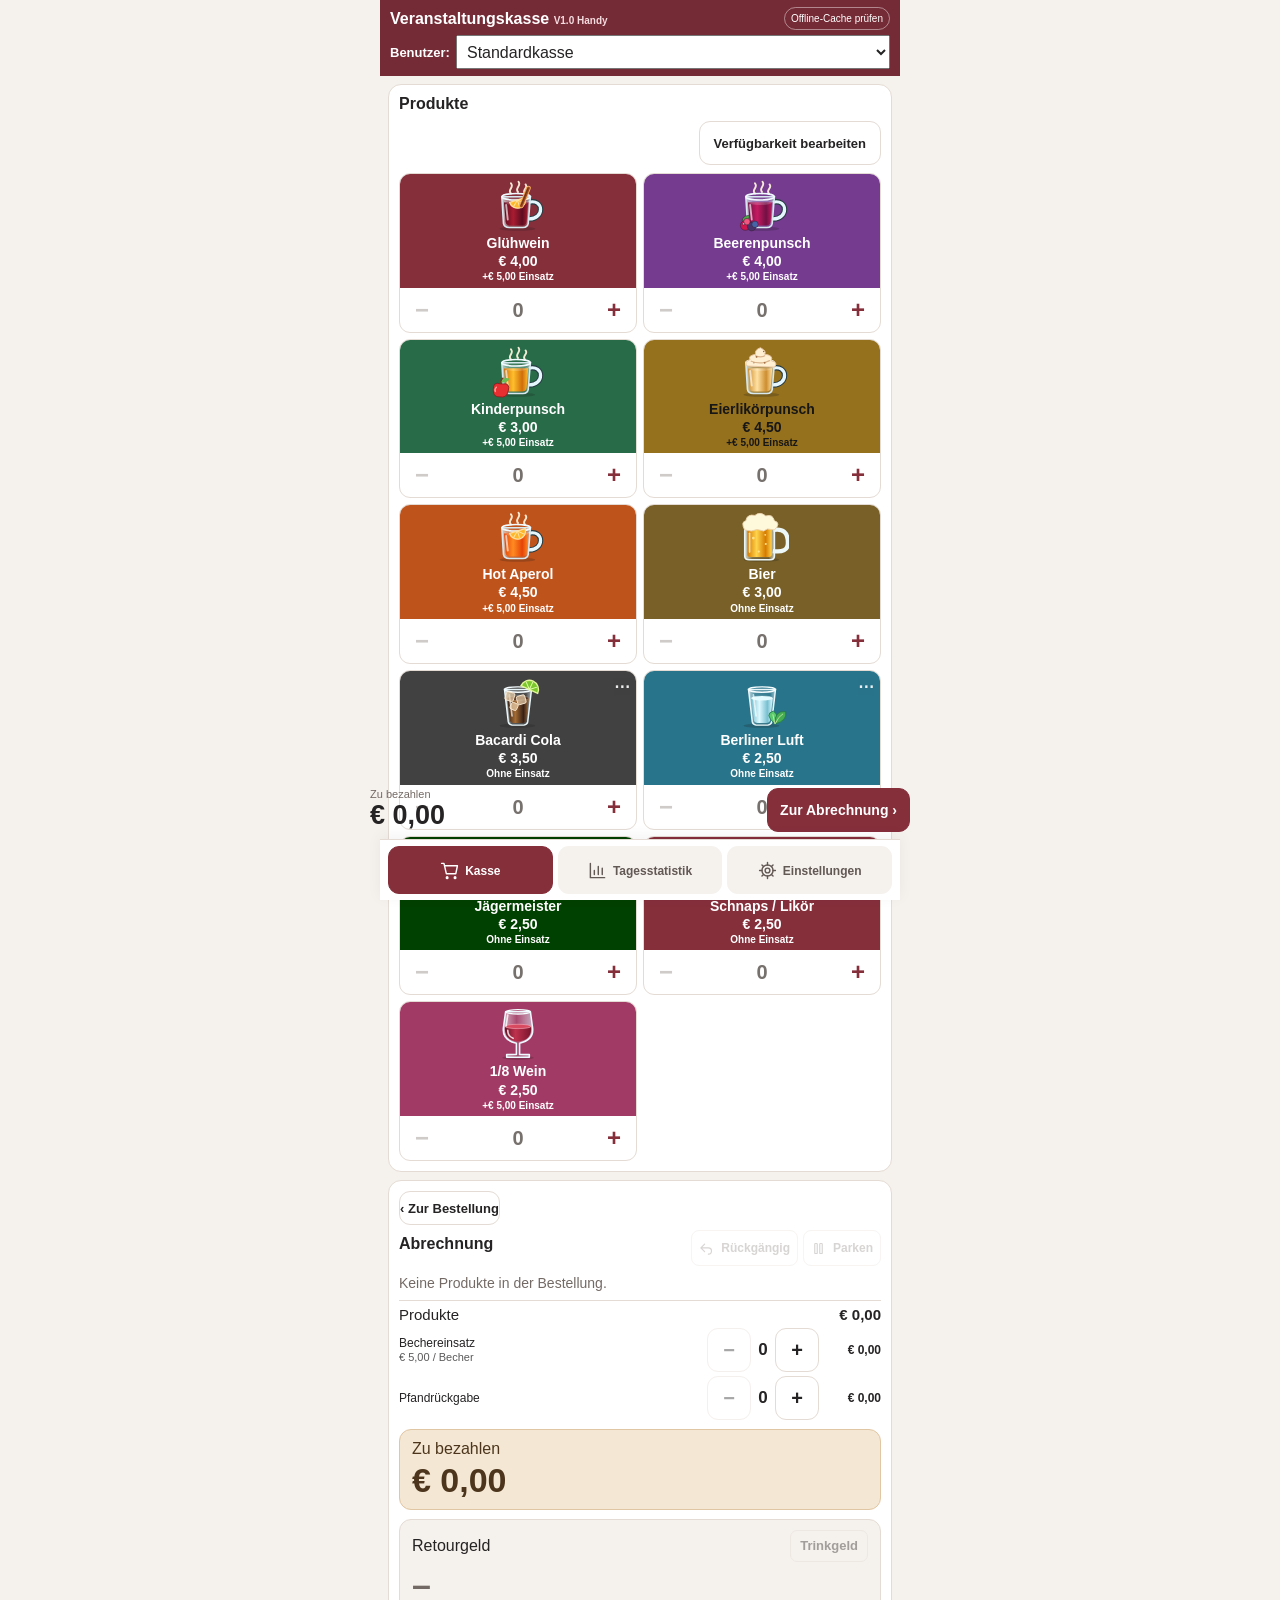
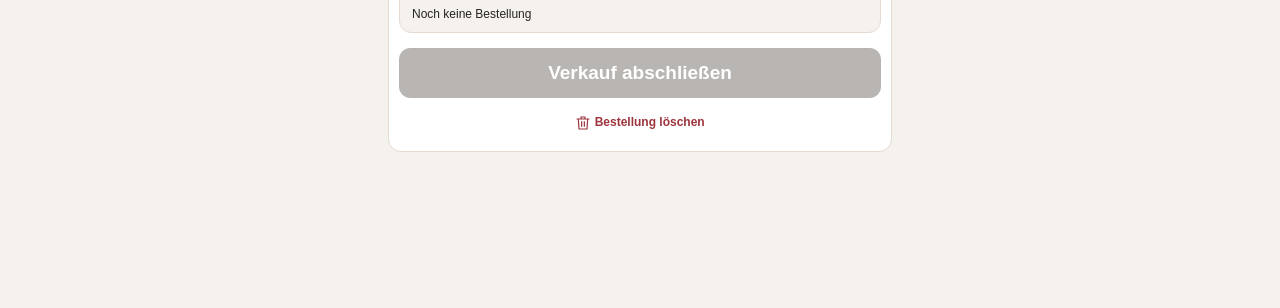
<file: Veranstaltungskasse/mobile.html>
<!doctype html><html lang="de"><head><meta charset="utf-8"><meta name="viewport" content="width=device-width,initial-scale=1,viewport-fit=cover"><meta name="theme-color" content="#752b36"><meta name="apple-mobile-web-app-capable" content="yes"><meta name="apple-mobile-web-app-status-bar-style" content="default"><meta name="apple-mobile-web-app-title" content="Veranstaltungskasse"><title>Veranstaltungskasse Handy</title><link rel="manifest" href="./mobile.webmanifest"><link rel="apple-touch-icon" href="./icon.svg"><style>
:root{font-family:system-ui,-apple-system,sans-serif;color:#252323;background:#f5f1ed;--red:#852f3b;--line:#e4dbd4;--green:#237047}*{box-sizing:border-box}body{margin:0;padding:env(safe-area-inset-top) env(safe-area-inset-right) env(safe-area-inset-bottom) env(safe-area-inset-left)}button,input{font:inherit}button{cursor:pointer;touch-action:manipulation;min-height:48px;border:1px solid var(--line);border-radius:11px;background:#fff;color:inherit;font-weight:650;padding:10px 14px}button:active{transform:scale(.98)}button:disabled{opacity:.4;cursor:default}header{background:#752b36;color:white;padding:16px max(16px,calc((100% - 1200px)/2));display:flex;align-items:center;justify-content:space-between;gap:12px}h1{font-size:24px;margin:0}small{font-size:13px;color:#746a65}header small{color:#f5dce0}nav{display:flex;gap:8px;max-width:1200px;margin:14px auto;padding:0 16px}nav button{flex:1}nav button.active,.primary{background:var(--red);color:white;border-color:var(--red)}main{max-width:1200px;margin:auto;padding:0 16px 24px}.layout{display:grid;grid-template-columns:1.1fr 1fr;gap:16px}.panel{background:white;border:1px solid var(--line);border-radius:16px;padding:16px;margin-bottom:14px}h2{font-size:19px;margin:0 0 14px}h3{font-size:16px;margin:0 0 8px}.drinks{display:grid;grid-template-columns:repeat(2,1fr);gap:10px}.drink{background:var(--red);color:#fff;border:0;text-align:left;min-height:86px;padding:14px}.drink strong{display:block;font-size:19px}.drink span{display:flex;justify-content:space-between;align-items:center;margin-top:8px}.drink b{font-size:24px}.row{display:flex;align-items:center;gap:10px;padding:10px 0;border-bottom:1px solid var(--line)}.row:last-child{border-bottom:0}.grow{flex:1}.num{font-size:24px;font-weight:700;min-width:30px;text-align:center;font-variant-numeric:tabular-nums}.step{width:48px;padding:0;font-size:24px}.sum{display:flex;justify-content:space-between;gap:12px;margin:9px 0}.total,.change{padding:14px;border-radius:12px;background:#f5f1ed;margin:12px 0}.total strong,.change strong{display:block;font-size:clamp(30px,5vw,44px);font-variant-numeric:tabular-nums;line-height:1.15;margin-top:4px}.change strong{color:var(--green)}.change.bad strong{color:#a52626}input{width:100%;border:1px solid #cfc4bd;border-radius:10px;padding:12px;font-size:22px;background:white;color:inherit}label{display:block;font-weight:650;margin:8px 0}.cashkeys{display:grid;grid-template-columns:repeat(5,1fr);gap:6px;margin:10px 0}.cashkeys button{padding:8px 2px}.wide{width:100%;margin-top:8px}.primary.wide{min-height:58px;font-size:19px}.muted{color:#746a65;font-size:14px}.status{min-height:20px;margin-top:8px;font-size:14px;color:var(--green)}.error{color:#a52626}.hidden{display:none!important}.metrics{display:grid;grid-template-columns:repeat(3,1fr);gap:10px;margin-bottom:14px}.metric{background:#f5f1ed;padding:12px;border-radius:12px}.metric strong{display:block;font-size:26px;margin-top:6px}.export{display:flex;gap:10px;flex-wrap:wrap}.export button{flex:1}.settings-row{display:grid;grid-template-columns:minmax(0,1fr) minmax(70px,120px) 48px;gap:10px;align-items:center;margin-bottom:10px}.settings-row input{font-size:17px;min-width:0}.settings-row .step{color:#852f3b}.settings-head{display:grid;grid-template-columns:minmax(0,1fr) minmax(70px,120px) 48px;gap:10px;color:#746a65;font-size:14px;margin-bottom:6px}.add-product{margin:4px 0 12px;color:var(--red);border:1px dashed var(--red)}.order-name{min-width:0;overflow-wrap:anywhere}.order-row{flex-wrap:wrap}.order-row .step{flex-shrink:0}.pill{font-size:12px;padding:5px 8px;border:1px solid #ffffff70;border-radius:20px;white-space:nowrap}#date{font-size:16px;max-width:200px} @media(max-width:720px){.layout{grid-template-columns:1fr}.metrics{grid-template-columns:1fr 1fr}h1{font-size:20px}header{padding:12px}.drink strong{font-size:17px}}@media(min-width:900px){.drinks{grid-template-columns:repeat(3,1fr)}}
.settings-row,.settings-head{grid-template-columns:minmax(0,1fr) minmax(65px,120px) 104px 48px}.settings-row .deposit-toggle{min-height:48px;padding:8px 5px;font-size:15px;color:#746a65}.settings-row .deposit-toggle[aria-pressed="true"]{background:#e9f3ec;color:#237047;border-color:#a4c7ad}.deposit-toggle:focus-visible{outline:3px solid #852f3b;outline-offset:2px}@media(max-width:480px){.settings-row,.settings-head{grid-template-columns:minmax(0,1fr) 70px 72px 44px;gap:5px}.settings-row .step{width:44px}.settings-row input{padding:10px 6px;font-size:15px}.settings-row .deposit-toggle{font-size:13px}}

/* V5: compact, touch-friendly register with persistent bottom navigation */
:root{background:#f5f1ed}body{padding-bottom:0}header{padding:9px max(16px,calc((100% - 1168px)/2));min-height:48px}h1{font-size:21px}main{padding-top:12px;padding-bottom:calc(88px + env(safe-area-inset-bottom));max-width:1200px}.layout{gap:12px;align-items:start;grid-template-columns:minmax(0,1.08fr) minmax(0,1fr)}.panel{padding:12px;margin-bottom:10px;border-radius:13px}h2{font-size:17px;margin-bottom:10px}.drinks-heading{display:flex;align-items:center;justify-content:space-between}.item-count{font-size:14px;color:#746a65;font-weight:600}.drinks{gap:8px;grid-template-columns:repeat(3,minmax(0,1fr))}.drink-tile{display:grid;grid-template-rows:1fr auto;min-width:0;background:#fff;border:1px solid var(--line);border-radius:11px;overflow:hidden}.drink-tile.selected{border-color:var(--red);box-shadow:inset 0 0 0 1px var(--red)}.drink{width:100%;min-height:86px;padding:9px 10px;border-radius:0;text-align:left;display:flex;flex-direction:column;align-items:flex-start;justify-content:center;gap:3px}.drink strong{font-size:clamp(14px,1.45vw,18px);line-height:1.15;overflow-wrap:anywhere}.drink span.drink-price{display:block;margin:0;font-size:16px}.drink small{font-size:11px;line-height:1.2;color:#f5dce0}.drink-controls{display:grid;grid-template-columns:44px minmax(0,1fr) 44px;align-items:center;gap:0;padding:2px}.drink-controls button{border:0;min-height:44px;width:44px;background:transparent;color:var(--red);border-radius:8px}.drink-controls button:disabled{color:#746a65;opacity:.35}.drink-controls .num{font-size:21px;min-width:0}.row{padding:6px 0}.sum{margin:5px 0;font-size:15px}.total,.change{padding:10px 12px;margin:9px 0}.total strong,.change strong{font-size:clamp(32px,4.4vw,42px)}label{margin:6px 0}#cash{padding:9px 12px;font-size:24px;min-height:48px}.cashkeys{margin:8px 0}.wide{margin-top:6px}.primary.wide{min-height:54px}.status:empty{display:none}.status{min-height:0;margin-top:6px}#discard{font-size:14px;color:#746a65}nav{position:fixed;bottom:0;left:0;right:0;z-index:10;max-width:none;margin:0;gap:6px;padding:8px max(12px,calc((100% - 1168px)/2)) calc(8px + env(safe-area-inset-bottom));background:#fff;border-top:1px solid var(--line);box-shadow:0 -3px 14px #2515170d}nav button{min-width:0;min-height:48px;padding:8px 4px;font-size:15px}nav button:not(.active){border-color:transparent;background:#f5f1ed;color:#625854}nav button.active{background:var(--red);color:#fff} @media(max-width:820px){.layout{grid-template-columns:1fr}.drinks{grid-template-columns:repeat(3,minmax(0,1fr))}.drink strong{font-size:16px}}@media(max-width:480px){main{padding-left:8px;padding-right:8px}.drinks{grid-template-columns:repeat(2,minmax(0,1fr))}nav button{font-size:13px}.drink strong{font-size:15px}.panel{padding:10px}}
@media(min-width:821px) and (max-height:800px){header{min-height:44px;padding-top:6px;padding-bottom:6px}main{padding-top:9px}.panel{padding:10px}.drink{min-height:79px}.total,.change{margin:7px 0;padding:9px 12px}.cashkeys{margin:6px 0}.primary.wide{min-height:50px}}

/* iPhone portrait preview: order and payment are separate screens. */
 #checkoutBar,.back-link{display:none}@media(max-width:600px){:root{--nav-height:64px}body{max-width:520px;margin:auto;background:#f5f1ed}header{min-height:44px;padding:8px 12px}h1{font-size:19px}main{max-width:520px;padding:8px 10px calc(140px + env(safe-area-inset-bottom))}.layout{display:block}.panel{padding:10px;margin-bottom:8px}h2{font-size:16px;margin-bottom:7px}.drinks{grid-template-columns:repeat(2,minmax(0,1fr));gap:7px}.drink{min-height:61px;padding:7px 9px;gap:2px}.drink strong{font-size:16px}.drink span.drink-price{font-size:15px}.drink small{font-size:11px}.drink-controls{padding:0;grid-template-columns:44px 1fr 44px}.drink-controls button{height:44px;min-height:44px}.drink-controls .num{font-size:22px}.row{padding:3px 0;gap:7px}.row .step{width:44px;min-height:44px}.row .grow b{font-size:14px}.row .num{font-size:22px}.row small{font-size:12px}nav{width:min(100%,520px);left:50%;right:auto;transform:translateX(-50%);padding:5px 8px calc(5px + env(safe-area-inset-bottom));gap:5px;min-height:var(--nav-height)}nav button{font-size:12px;min-height:49px;padding:6px 2px}#checkoutBar{position:fixed;z-index:9;bottom:calc(var(--nav-height) + env(safe-area-inset-bottom));left:50%;transform:translateX(-50%);width:min(100%,520px);padding:9px 12px;display:flex;align-items:center;gap:12px;justify-content:space-between;background:#fff;border-top:1px solid var(--line);box-shadow:0 -4px 16px #25151712}#checkoutBar strong{display:block;font-size:27px;line-height:1.1;font-variant-numeric:tabular-nums}#checkoutBar button{min-height:49px;min-width:130px}#checkoutBar small{display:block;font-size:12px;margin-bottom:3px}.back-link{border:0;background:none;padding:0 4px;text-align:left;color:var(--red);margin-bottom:3px}.total strong,.change strong{font-size:40px}.settings-row input{font-size:16px}.settings-head{font-size:12px}.settings-row,.settings-head{grid-template-columns:minmax(0,1fr) 63px 69px 44px;gap:4px}.settings-row .step{width:44px}.settings-row .deposit-toggle{min-height:44px;font-size:13px}.metrics{grid-template-columns:1fr 1fr}.metric strong{font-size:21px}.metric:last-child{grid-column:span 2}.export{display:grid;grid-template-columns:1fr}#paymentPane .panel{padding:14px}#paymentPane .wide{min-height:49px}#paymentPane #cash{font-size:24px}#paymentPane .sum{margin:8px 0}#paymentPane{display:block;scroll-margin-top:12px;scroll-margin-bottom:150px}#checkoutBar{bottom:calc(59px + env(safe-area-inset-bottom))}@media(max-width:360px){.drink strong{font-size:14px}.drink{padding:7px}.settings-row,.settings-head{grid-template-columns:minmax(0,1fr) 55px 62px 44px}} .back-link{display:block}}
@media(max-width:600px){#paymentPane .back-link{display:none}#paymentPane .panel{margin-bottom:16px}main{padding-bottom:calc(160px + env(safe-area-inset-bottom))}#sale:not(.hidden) #paymentPane{display:block}#sale:not(.hidden) #orderPane{display:block}}
@media(max-width:600px){#checkoutBar{justify-content:center;text-align:center;padding:7px 12px}#checkoutBar strong{font-size:27px}}

/* Legacy Safari: explicit colors and flex layout; no CSS Grid required. */
body{background:#f5f1ed;color:#252323;font-family:-apple-system,Arial,sans-serif}
button{border-color:#e4dbd4}button:disabled{opacity:.4}
.drink,.primary,nav button.active{background:#852f3b;color:#fff;border-color:#852f3b}
.panel,.drink-tile,.row,nav{border-color:#e4dbd4}
.drink-tile.selected{border-color:#852f3b}
.drink-controls button{color:#852f3b}.change strong{color:#237047}
#checkoutBar,.back-link{display:none!important}
main{padding-bottom:100px}
.layout{display:block}
.drinks{display:flex;flex-wrap:wrap;margin:-4px}
.drink-tile{display:block;width:calc(50% - 8px);margin:4px}
.drink{display:block;min-height:64px}.drink strong{font-size:16px}.drink span.drink-price{display:block}
.drink-controls{display:flex;align-items:center;justify-content:space-between}
.drink-controls .num{flex:1}
.cashkeys{display:flex}.cashkeys button{flex:1;margin-right:4px}
.metrics{display:flex;flex-wrap:wrap}.metric{flex:1;margin:4px;min-width:120px}
.settings-row,.settings-head{display:flex;align-items:center}
.settings-row input:first-child,.settings-head span:first-child{flex:1;width:0}
.settings-row input:nth-child(2),.settings-head span:nth-child(2){width:70px;flex:none;margin-left:5px}
.settings-row .deposit-toggle,.settings-head span:nth-child(3){width:90px;flex:none;margin-left:5px}
.settings-row .step,.settings-head span:nth-child(4){width:44px;flex:none;margin-left:5px}
nav button{margin:0 3px}.row .step{margin:0 4px}.row .grow{flex:1}
.total strong,.change strong{font-size:34px}.status{color:#237047}
@media(min-width:768px){body,main{max-width:1200px}.layout{display:flex;align-items:flex-start}.layout>#orderPane{width:54%;padding-right:6px}.layout>#paymentPane{width:46%;padding-left:6px}.drink-tile{width:calc(33.333% - 8px)}.drink{min-height:76px}.drink strong{font-size:15px}.drink-controls button{width:40px;min-height:44px}.drink-controls .num{font-size:20px}.panel{padding:10px}.total strong,.change strong{font-size:36px}}
@media(max-width:767px){#checkoutBar{display:flex!important;justify-content:center;text-align:center;bottom:64px;padding:7px 12px}main{padding-bottom:170px}.layout{display:block}.drink-tile{width:calc(50% - 8px)}}
@media(min-width:601px) and (max-width:767px){.drink-tile{width:calc(33.333% - 8px)}}
@media(max-width:767px){#paymentPane{display:block!important}#orderPane{display:block!important}}
/* V6.14: modern desktop/tablet layout. Legacy iOS 10 files are separate. */
@media(min-width:768px){
 body{width:100%;max-width:none;margin:0}
 header{width:100%;padding:9px max(16px,calc((100% - 1568px)/2))}
 main{width:100%;max-width:1600px;margin:0 auto;padding:12px 16px calc(80px + env(safe-area-inset-bottom))}
 nav{width:100%;padding:8px max(16px,calc((100% - 1568px)/2)) calc(8px + env(safe-area-inset-bottom));gap:8px}
 nav button{margin:0}
 #sale.layout{display:grid;grid-template-columns:minmax(0,1fr);gap:12px;align-items:start}
 #sale>#orderPane,#sale>#paymentPane{width:auto;min-width:0;padding:0}
 #sale .drinks{display:grid;grid-template-columns:repeat(3,minmax(0,1fr));gap:8px;margin:0}
 #sale .drink-tile{display:grid;grid-template-rows:1fr auto;width:auto;min-width:0;margin:0}
 #sale .drink{display:flex;flex-direction:column;justify-content:center;align-items:flex-start;min-height:66px;gap:2px;padding:7px 10px}
 #sale .drink strong{font-size:16px;line-height:1.15;overflow-wrap:anywhere;white-space:normal}
 #sale .drink-controls{display:grid;grid-template-columns:44px minmax(0,1fr) 44px;padding:0}
 #sale .drink-controls button{width:44px;height:44px;min-height:44px}
 #sale .drink-controls .num{font-size:22px}
 #sale .panel{padding:10px;margin-bottom:10px}
 #sale h2{margin-bottom:8px}
 #sale .row{padding:4px 0}
 #sale .row .step{min-height:44px}
 #paymentPane .cashkeys{display:grid;grid-template-columns:repeat(5,minmax(0,1fr));gap:6px}
 #paymentPane .cashkeys button{min-width:0;margin:0}
}
@media(min-width:1000px){
 #sale.layout{grid-template-columns:minmax(0,1.35fr) minmax(0,1fr);gap:16px}
 #sale>#paymentPane{position:sticky;top:12px}
 #sale .drink strong{font-size:17px}
}
@media(min-width:1000px) and (max-height:820px){
 main{padding-top:8px}
 #sale .panel{padding:8px 10px;margin-bottom:7px}
 #sale .drink{min-height:58px;padding:5px 9px}
 #sale .drink-controls button{min-height:40px;height:40px}
 #sale .row{padding:2px 0}
 #sale .row .step{min-height:40px}
 #paymentPane .sum{margin:3px 0}
 #paymentPane .total,#paymentPane .change{padding:8px 10px;margin:6px 0}
 #paymentPane .wide,#paymentPane .cashkeys button,#paymentPane #cash{min-height:43px}
 #paymentPane .primary.wide{min-height:48px}
}
/* V6.15: custom colors, reorder, ranking. */
.settings-row{display:block!important;border:1px solid #e4dbd4;border-radius:10px;padding:7px;margin-bottom:8px}
.settings-main{display:flex;align-items:center;width:100%;gap:5px}
.settings-main input:first-child{flex:1;min-width:0;width:0}
.settings-main input:nth-child(2){width:78px;flex:none;margin-left:4px}
.settings-main .deposit-toggle{width:82px;flex:none;margin-left:4px}
.settings-main .step{width:42px;flex:none;margin-left:4px}
.settings-tools{display:flex;align-items:center;margin-top:5px}
.settings-tools button{min-height:40px;margin-right:5px;padding:4px 9px}
.settings-tools .color-button{flex:1;margin-right:0}
.color-editor{padding:6px 0}.color-editor input[type=color]{width:75px;height:44px;padding:3px;margin-right:5px}.color-editor input[aria-label="Hex-Farbcode"]{width:130px;font-size:16px;padding:8px}
.rgb-line{display:flex;align-items:center;font-size:13px}.rgb-line span{width:48px}.rgb-line input{flex:1;min-width:0;padding:0;width:auto;margin:0 8px;height:30px}
#rankBy{font:inherit;padding:8px;background:white;border:1px solid #e4dbd4;border-radius:8px;width:100%;max-width:280px}
.rank-item{margin:9px 0}.rank-line{display:flex;align-items:center;gap:8px;font-size:14px}.rank-line .grow{flex:1}.rank-track{height:7px;background:#eee4df;border-radius:5px;margin-top:4px;overflow:hidden}.rank-fill{height:7px;background:#852f3b;border-radius:5px}
@media(max-width:480px){.settings-main input:nth-child(2){width:65px}.settings-main .deposit-toggle{width:68px}.settings-main .step{width:38px}.settings-main input{font-size:14px;padding:7px 4px}.settings-main .deposit-toggle{font-size:12px}.settings-head{display:none}}
/* V6.16 action menu */
.drink-tile{position:relative}.drink-tile.has-actions .drink{padding-right:37px;-webkit-touch-callout:none;-webkit-user-select:none;user-select:none}.action-more{position:absolute;right:4px;top:4px;min-width:30px;min-height:30px;height:30px;padding:0 5px;background:#ffffffed;color:#252323;border:1px solid #ffffff;border-radius:7px;font-size:20px;line-height:1;z-index:1}
.action-overlay{position:fixed;top:0;right:0;bottom:0;left:0;background:rgba(33,21,27,.72);display:flex;align-items:center;justify-content:center;z-index:100;padding:14px}.action-modal{background:white;border-radius:14px;padding:18px;width:100%;max-width:390px;max-height:90%;overflow:auto;color:#252323}.action-modal .wide{min-height:48px}.action-modal p{margin:4px 0 8px}.action-line{display:flex;align-items:center;gap:6px;background:#f5f1ed;border-radius:8px;margin:4px 0;padding:5px 8px;font-size:13px}.action-line .step{min-width:38px;width:38px;min-height:38px;margin-left:6px}.action-line .grow{flex:1}.action-editor{padding:5px 0}.action-setting{border:1px solid #e4dbd4;border-radius:8px;margin:6px 0;padding:8px}.action-field{display:flex;align-items:center;font-size:13px}.action-field span{width:42%;min-width:100px}.action-field input{flex:1;min-width:0;font-size:16px;padding:6px}.settings-tools .action-edit-button{margin-left:5px;margin-right:0;font-size:13px}.settings-tools .color-button{min-width:0;font-size:13px}.action-modal .muted{font-size:13px}
/* V6.17: wider promotion fields, discreet action and undo icons. */
#settings .action-setting .action-field{display:flex;align-items:center;width:100%;margin:5px 0;gap:8px}
#settings .action-setting .action-field>span{width:34%;min-width:104px;max-width:200px;flex:none}
#settings .action-setting .action-field>input{width:100%;min-width:0;max-width:none;flex:1 1 0%;margin:0 0 0 6px;padding:8px;font-size:16px}
#settings .action-setting .action-field:not(:first-child)>input{max-width:160px}
#settings .action-setting .action-field:first-child>input{max-width:none}
#sale .drink-tile.has-actions .drink{padding-right:25px}
#sale .action-more{top:0;right:0;width:28px;min-width:28px;height:31px;min-height:31px;padding:0;border:0;border-radius:5px;background:transparent;font-size:16px;font-weight:700;line-height:1;opacity:.9}
#sale .action-more:focus{outline:1px solid currentColor;outline-offset:-3px}
#paymentPane .payment-heading{display:flex;align-items:center;justify-content:space-between;min-height:34px;margin:0 0 5px}
#paymentPane .payment-heading h2{margin:0}
#paymentPane .undo-small{display:flex;align-items:center;justify-content:center;width:34px;min-width:34px;height:34px;min-height:34px;padding:0;margin:0;background:transparent;color:#746a65;border:1px solid #e4dbd4;border-radius:8px}
#paymentPane .undo-small:disabled{opacity:.28}
#paymentPane .undo-small svg{pointer-events:none;display:block}
@media(max-width:480px){#settings .action-setting .action-field>span{width:38%;min-width:95px}#settings .action-setting .action-field>input{margin-left:3px}}
/* V6.18 */
#settings .settings-main{display:flex;align-items:center;gap:4px;flex-wrap:nowrap}
#settings .settings-main>input:first-child{flex:1 1 90px;width:0;min-width:65px}
#settings .settings-main>input:nth-child(2){width:70px;flex:none;margin:0}
#settings .settings-main>.deposit-toggle{width:70px;min-width:55px;margin:0;font-size:13px}
#settings .settings-main>button:not(.deposit-toggle){width:34px;min-width:30px;min-height:40px;padding:0;margin:0;font-size:17px;flex:none}
#settings .settings-main>.step{color:#a52626}
#settings .settings-extra{padding-top:6px}
#settings .settings-tools{margin:0 0 5px}
#settings .settings-tools button{flex:1}
#settings .sold-label{display:flex;align-items:center;font-size:14px;gap:7px}
#settings .sold-label input,.pref-check input{width:22px;height:22px;min-height:0;flex:none;margin:0 8px 0 0}
#sale .sold-out .drink{background:#777!important;color:#fff!important}
#sale .sold-out .drink small{color:#fff!important}
#sale .sold-out .drink:disabled{opacity:.75}
#sale .sold-out .action-more{display:none}
#paymentPane .heading-tools{display:flex;align-items:center;gap:4px}
#paymentPane .mini-tool,.mini-tool{min-width:34px;width:auto;height:34px;min-height:34px;padding:0 7px;background:transparent;color:#746a65;border:1px solid #e4dbd4;border-radius:8px;font-size:17px;line-height:1}
#paymentPane .mini-tool:disabled{opacity:.28}
#basketToggle{display:flex;justify-content:space-between;align-items:center;width:100%;padding:0;border:0;background:transparent;text-align:left;min-height:26px;height:auto;font-size:inherit;font-weight:normal;color:inherit}
#basketDetails,.recent-detail{padding:5px 8px;background:#f5f1ed;border-radius:7px;font-size:13px}
#basketDetails .sum,.recent-detail .sum{gap:6px}
.cash-extra{display:flex;gap:5px}
.cash-extra button{flex:1;min-width:0;margin:4px 0 0!important}
.park-entry{display:flex;align-items:center;gap:7px;padding:7px 0;border-bottom:1px solid #e4dbd4}
.park-entry .grow{flex:1}.park-entry small{display:block;margin-top:3px}
.pref-check{display:flex;align-items:center;font-size:15px}.pref-group{border-top:1px solid #e4dbd4;margin-top:12px;padding-top:12px}
#testBanner{background:#e6c16a;color:#493400;padding:5px 10px;text-align:center;font-weight:bold;font-size:14px}
#testBanner button{min-height:30px;padding:3px 8px;margin-left:10px;font-size:13px}
body.night-mode,body.night-mode main{background:#18181b;color:#f1eeeb}
body.night-mode .panel,body.night-mode .drink-tile,body.night-mode nav,body.night-mode .action-modal{background:#27272a;color:#f1eeeb;border-color:#4c4c50}
body.night-mode .total,body.night-mode .change,body.night-mode .metric,body.night-mode #basketDetails,body.night-mode .recent-detail,body.night-mode .action-line,body.night-mode #checkoutBar{background:#36363a;color:#f1eeeb;border-color:#525257}
body.night-mode button:not(.drink):not(.primary):not(.action-more):not(.color-button),body.night-mode input,body.night-mode select,body.night-mode textarea{background:#303034;color:#f1eeeb;border-color:#57575d}
body.night-mode nav button.active{background:#852f3b!important;color:white}
body.night-mode .muted,body.night-mode small,body.night-mode .item-count{color:#c5c2c0}
body.night-mode .change strong,body.night-mode .status{color:#83d9a5}
body.night-mode .change.bad strong,body.night-mode .error{color:#ff9e9e}
body.night-mode .row,body.night-mode .settings-row,body.night-mode .action-setting,body.night-mode .pref-group,body.night-mode .park-entry{border-color:#515157}
@media(max-width:520px){#settings .settings-main{flex-wrap:wrap}#settings .settings-main>input:first-child{flex:1 1 105px}#settings .settings-main>input:nth-child(2){width:62px}#settings .settings-main>.deposit-toggle{width:57px}#settings .settings-main>button:not(.deposit-toggle){width:31px;min-width:31px}}
/* V6.19 */
#settings .settings-extra .delete-product{display:block;width:100%;min-height:36px;margin:7px 0 0;padding:5px 10px;font-size:14px;color:#a52626;border-color:#cfa6a6;background:transparent}
#settings .settings-main .product-name-input{font-weight:650}
#settings .settings-main .product-name-input::placeholder{color:inherit;opacity:.7}
#basketDetails{background:transparent;padding:2px 0 7px;margin-bottom:5px;border-bottom:1px solid #e4dbd4;border-radius:0}
#basketDetails p{margin:2px 0}
#basketDetails .basket-row,.park-items .basket-row{align-items:center;margin:4px 0;font-size:14px;gap:6px}
.basket-row .grow{flex:1;min-width:0;overflow-wrap:break-word}.basket-row b{white-space:nowrap}
#paymentPane .basket-minus{width:29px;min-width:29px;height:29px;min-height:29px;padding:0;margin:0 0 0 3px;font-size:17px}
#parkPanel h2{margin:0 0 6px}#parkInfo:empty{display:none}
.park-card{border:1px solid #e4dbd4;border-radius:9px;padding:9px;margin:7px 0}
.park-head,.park-foot{display:flex;align-items:center;justify-content:space-between;gap:5px}
.park-head small{white-space:nowrap}.park-items{margin:5px 0}.park-items>small{display:block;margin:3px 0}.park-total{flex:1;font-size:19px}
#sale>#paymentPane.has-parked{position:static}
html.night-mode{background:#18181b!important;color:#f1eeeb;color-scheme:dark}
body.night-mode{background:#18181b!important;color:#f1eeeb!important;min-height:100vh}
body.night-mode header{background:#54262e;color:#fff}
body.night-mode #settings .settings-main .deposit-toggle[aria-pressed="true"]{background:#214737;color:#b1ebc9;border-color:#56826a}
body.night-mode #settings .settings-extra .delete-product{background:transparent;color:#ff9e9e;border-color:#87535a}
body.night-mode #basketDetails{background:transparent;border-color:#515157}
body.night-mode .park-card{background:#303034;color:#f1eeeb;border-color:#515157}
body.night-mode #rankBy{background:#303034;color:#f1eeeb;border-color:#57575d}
body.night-mode #discard,body.night-mode .undo-small,body.night-mode .mini-tool,body.night-mode .settings-head{color:#e1ddda}
body.night-mode .drink-controls button:disabled{color:#a4a1a0}body.night-mode .rank-track{background:#4a4a4f}
body.night-mode .sum,body.night-mode label{color:inherit}
/* V6.22: optional tip calculator */
.tip-heading{display:flex;align-items:center;justify-content:space-between;gap:6px}
#paymentPane .tip-toggle{min-height:32px;height:32px;padding:3px 9px;margin:0;font-size:13px;border-radius:7px;background:transparent}
#tipRow{align-items:center;gap:6px}#tipRow>span{flex:1}
#tipPanel{border-top:1px solid #d8cec8;margin-top:10px;padding-top:8px}
.tip-modes,.tip-quick{display:flex;margin:4px 0;gap:4px}
.tip-modes button,.tip-quick button{flex:1;min-width:0;min-height:42px;padding:5px 4px;font-size:14px;margin:0 2px 0 0}
.tip-modes button[aria-pressed="true"]{background:#852f3b;color:#fff;border-color:#852f3b}
#tipInput{font-size:17px;padding:9px;min-height:42px}
#tipPanel .wide{font-size:14px;min-height:42px}
body.night-mode #tipPanel{border-color:#515157}
body.night-mode .tip-modes button[aria-pressed="true"]{background:#852f3b;color:#fff}

/* V6.24: explicit grid sizing without legacy flex widths or margins. */
#sale .drinks{display:grid;grid-template-columns:repeat(2,minmax(0,1fr));gap:8px;margin:0;width:100%}
#sale .drink-tile{display:grid;grid-template-rows:1fr auto;width:auto;min-width:0;margin:0}
#sale .drink{width:100%;min-width:0;display:flex;flex-direction:column;align-items:flex-start;justify-content:center}
#sale .drink strong{max-width:100%;overflow-wrap:break-word;white-space:normal}
#sale .drink-controls{display:grid;grid-template-columns:44px minmax(0,1fr) 44px;padding:0}
#sale .drink-controls button{width:44px;min-width:44px;min-height:44px;height:44px;margin:0}
#sale .drink-controls .num{min-width:0;text-align:center}


/* Mobile-specific layout, independent of desktop/tablet breakpoints. */
html,body{width:100%;min-width:0}
body.mobile-layout{max-width:560px;margin:0 auto}
body.mobile-layout header{padding:9px 10px;gap:6px;min-height:44px}
body.mobile-layout h1{font-size:18px;white-space:nowrap}
body.mobile-layout header small{font-size:11px}
body.mobile-layout .pill{font-size:10px;padding:5px 6px}
body.mobile-layout main{width:100%;max-width:560px;padding:8px 8px calc(148px + env(safe-area-inset-bottom));margin:0 auto}
body.mobile-layout #sale.layout{display:block;width:100%}
body.mobile-layout #sale>#orderPane,body.mobile-layout #sale>#paymentPane{display:block!important;position:static;width:100%;min-width:0;padding:0;margin:0}
body.mobile-layout #sale .panel{padding:10px;margin:0 0 8px}
body.mobile-layout #sale h2{font-size:16px;margin-bottom:8px}
body.mobile-layout #sale .drink{min-height:76px;padding:8px 9px;gap:3px;text-align:left}
body.mobile-layout #sale .drink-tile.has-actions .drink{padding-right:24px}
body.mobile-layout #sale .drink strong{font-size:16px;line-height:1.15}
body.mobile-layout #sale .drink span.drink-price{font-size:15px;margin:0}
body.mobile-layout #sale .drink small{font-size:11px;line-height:1.2}
body.mobile-layout #sale .drink-controls .num{font-size:22px}
body.mobile-layout #sale .row{padding:4px 0;gap:6px}
body.mobile-layout #sale .row .step{width:44px;min-height:44px}
body.mobile-layout #paymentPane .cashkeys{display:grid;grid-template-columns:repeat(5,minmax(0,1fr));gap:4px}
body.mobile-layout #paymentPane .cashkeys button{min-width:0;padding:5px 0;margin:0;font-size:14px}
body.mobile-layout #paymentPane .wide{min-height:46px}
body.mobile-layout #paymentPane .primary.wide{min-height:50px}
body.mobile-layout #paymentPane .total strong,body.mobile-layout #paymentPane .change strong{font-size:34px}
body.mobile-layout #paymentPane .back-link{display:block!important;min-height:34px;height:auto;margin:0 0 5px;padding:4px 0;font-size:13px}
body.mobile-layout nav{position:fixed;left:50%;right:auto;transform:translateX(-50%);bottom:0;width:100%;max-width:560px;gap:5px;margin:0;padding:6px 8px calc(6px + env(safe-area-inset-bottom));min-height:60px}
body.mobile-layout nav button{min-height:48px;margin:0;padding:4px;font-size:12px}
body.mobile-layout #sale:not(.hidden) #checkoutBar{display:flex!important;position:fixed;left:50%;right:auto;transform:translateX(-50%);width:100%;max-width:560px;bottom:calc(60px + env(safe-area-inset-bottom));padding:6px 10px;justify-content:space-between;align-items:center;text-align:left;gap:8px;min-height:61px}
body.mobile-layout #checkoutBar>div{min-width:0;flex:1}
body.mobile-layout #checkoutBar small{font-size:11px;display:block}
body.mobile-layout #checkoutBar strong{font-size:27px;display:block}
body.mobile-layout #toPayment{display:block;min-height:44px;min-width:0;padding:7px 12px;font-size:14px}
body.mobile-layout #paymentPane{scroll-margin-top:8px;scroll-margin-bottom:140px}
body.mobile-layout .settings-main{flex-wrap:wrap!important}
body.mobile-layout #settings .settings-main>input:first-child{flex:1 1 110px;min-width:95px}
body.mobile-layout #settings .settings-main>input:nth-child(2){width:61px}
body.mobile-layout #settings .settings-main>.deposit-toggle{width:59px}
body.mobile-layout #settings .settings-main>button:not(.deposit-toggle){width:31px;min-width:31px}
@media(max-width:360px){body.mobile-layout #sale .drink strong{font-size:14px}body.mobile-layout #sale .drink{padding:7px 6px}body.mobile-layout #sale .drink-tile.has-actions .drink{padding-right:23px}body.mobile-layout #sale .drinks{gap:6px}body.mobile-layout #paymentPane .cashkeys button{font-size:12px}}


/* V6.24: embedded, single-drink illustrations; no extra network requests. */
#sale .drink.pictured{position:relative;min-height:84px;padding-left:68px;padding-right:6px;box-sizing:border-box;text-align:left}
#sale .drink-tile.has-actions .drink.pictured{padding-right:21px}
#sale .drink-picture{display:block;position:absolute;left:4px;top:50%;width:61px;height:72px;margin:0;transform:translateY(-50%);pointer-events:none;-webkit-user-select:none;user-select:none}
#sale .drink.pictured strong{display:block;max-width:100%;font-size:15px;line-height:1.13;white-space:normal;overflow-wrap:break-word;word-wrap:break-word}
#sale .drink.pictured .drink-price{display:block;margin:2px 0 0;font-size:15px;line-height:1.15}
#sale .drink.pictured small{display:block;font-size:10px;line-height:1.2;margin:2px 0 0;white-space:normal}
#sale .sold-out .drink-picture{opacity:.42;filter:grayscale(1)}
@media(min-width:1000px){#sale .drink.pictured{padding-left:82px;min-height:88px}#sale .drink-picture{width:72px;height:76px;left:5px}#sale .drink.pictured strong{font-size:16px}}
@media(max-width:600px){#sale .drink.pictured,body.mobile-layout #sale .drink.pictured{min-height:90px;padding-left:56px;padding-right:5px}#sale .drink-tile.has-actions .drink.pictured,body.mobile-layout #sale .drink-tile.has-actions .drink.pictured{padding-right:19px}#sale .drink-picture{width:51px;height:65px;left:2px}#sale .drink.pictured strong,body.mobile-layout #sale .drink.pictured strong{font-size:14px}#sale .drink.pictured .drink-price,body.mobile-layout #sale .drink.pictured .drink-price{font-size:14px}#sale .drink.pictured small{font-size:10px}}
@media(max-width:360px){#sale .drink.pictured,body.mobile-layout #sale .drink.pictured{padding-left:47px}#sale .drink-picture{width:43px;height:57px}#sale .drink.pictured strong,body.mobile-layout #sale .drink.pictured strong{font-size:13px}}

/* V6.26: stress-resistant visual hierarchy, no audio or vibration. */
.ui-icon{display:inline-block;vertical-align:middle;flex:none;pointer-events:none}
#sale .drink-tile.selected{border-color:#2c995d!important;box-shadow:inset 0 0 0 2px #2c995d}
#sale .drink-tile.selected .drink-controls{background:#d8f0df;color:#164d31}
#sale .drink-tile.selected .drink-controls button{color:#17613a;background:transparent}
#sale .drink-tile .drink-controls .num{font-size:25px;font-weight:800;font-variant-numeric:tabular-nums}
#sale .drink-tile.selected .num{color:#15542f}
body.night-mode #sale .drink-tile.selected{border-color:#70d99a!important;box-shadow:inset 0 0 0 2px #70d99a}
body.night-mode #sale .drink-tile.selected .drink-controls{background:#214732;color:#b8e5c8}
body.night-mode #sale .drink-tile.selected .drink-controls .num,body.night-mode #sale .drink-tile.selected .drink-controls button{color:#b8e5c8;background:transparent}
#sale .drink-tile:not(.selected) .num{color:#77716d}
body.night-mode #sale .drink-tile:not(.selected) .num{color:#a6a3a1}
#paymentPane .heading-tools{display:flex;align-items:center;gap:5px}
#paymentPane .heading-tools .undo-small,#paymentPane .heading-tools .mini-tool{display:flex;align-items:center;justify-content:center;min-width:0;width:auto;height:36px;min-height:36px;padding:4px 7px;font-size:12px;white-space:nowrap;gap:4px}
#paymentPane .heading-tools .ui-icon{width:15px;height:15px;margin-right:3px}
#paymentPane .basket-minus.trash-position{width:34px;min-width:34px;height:34px;min-height:34px;color:#a52626;display:flex;align-items:center;justify-content:center}
#paymentPane .basket-minus.trash-position .ui-icon{width:16px;height:16px}
body.night-mode #paymentPane .basket-minus.trash-position{color:#f3b2b2}
#paymentPane #discard{width:auto;display:block;min-height:36px;margin:7px auto 0;padding:5px 10px;font-size:12px;background:transparent;border-color:transparent;color:#9d343d}
body.night-mode #paymentPane #discard{background:transparent;color:#ecb5b5;border-color:transparent}
#paymentPane .total{background:#f4e7d3;color:#4c351c;border:1px solid #e1c6a3}
#paymentPane .total strong,#paymentPane .change strong{font-size:40px;line-height:1.08;font-weight:800}
#paymentPane .change{border:1px solid #e4dbd4}
#paymentPane .change.pay-short{background:#fce6e7;color:#8d222e;border-color:#df9ca3}
#paymentPane .change.pay-short strong{color:#a52626}
#paymentPane .change.pay-ready{background:#e0f2e5;color:#165735;border-color:#a5d0b2}
#paymentPane .change.pay-ready strong{color:#17623a}
#paymentPane .change.pay-refund{background:#e1edf8;color:#254c73;border-color:#a9c5e0}
#paymentPane .change.pay-refund strong{color:#254c73}
#paymentPane .change.pay-neutral strong{color:#746a65}
#paymentState{display:block;font-size:12px;line-height:1.25;margin-top:4px;color:inherit}
#paymentPane #finish:not(:disabled){background:#237047;color:#fff;border-color:#237047;opacity:1}
#paymentPane #finish:disabled{background:#99938e;color:#fff;border-color:#99938e;opacity:.68}
body.night-mode #paymentPane .total{background:#3b342c;color:#f8e6c9;border-color:#796348}
body.night-mode #paymentPane .change.pay-short{background:#54272c;color:#ffd1d1;border-color:#97545b}
body.night-mode #paymentPane .change.pay-short strong{color:#ffb8b8}
body.night-mode #paymentPane .change.pay-ready{background:#214732;color:#b8e5c8;border-color:#478260}
body.night-mode #paymentPane .change.pay-ready strong{color:#b8e5c8}
body.night-mode #paymentPane .change.pay-refund{background:#28425b;color:#badcff;border-color:#557b9e}
body.night-mode #paymentPane .change.pay-refund strong{color:#badcff}
body.night-mode #paymentPane .change.pay-neutral strong{color:#c5c2c0}
body.night-mode #paymentPane #finish:disabled{background:#48484b;color:#bdbdbd;border-color:#5b5b5d;opacity:1}
#paymentPane .cashkeys button.note-5{background:#62696d;color:#fff;border-color:#62696d}
#paymentPane .cashkeys button.note-10{background:#a44941;color:#fff;border-color:#a44941}
#paymentPane .cashkeys button.note-20{background:#346591;color:#fff;border-color:#346591}
#paymentPane .cashkeys button.note-50{background:#9a5d26;color:#fff;border-color:#9a5d26}
#paymentPane .cashkeys button.note-100{background:#37734a;color:#fff;border-color:#37734a}
#paymentPane .cashkeys button.note-200{background:#82742b;color:#fff;border-color:#82742b}
#paymentPane .cashkeys button.note-500{background:#735286;color:#fff;border-color:#735286}
body.night-mode #paymentPane .cashkeys button.note-5{background:#62696d;color:#fff;border-color:#62696d}
body.night-mode #paymentPane .cashkeys button.note-10{background:#a44941;color:#fff;border-color:#a44941}
body.night-mode #paymentPane .cashkeys button.note-20{background:#346591;color:#fff;border-color:#346591}
body.night-mode #paymentPane .cashkeys button.note-50{background:#9a5d26;color:#fff;border-color:#9a5d26}
body.night-mode #paymentPane .cashkeys button.note-100{background:#37734a;color:#fff;border-color:#37734a}
body.night-mode #paymentPane .cashkeys button.note-200{background:#82742b;color:#fff;border-color:#82742b}
body.night-mode #paymentPane .cashkeys button.note-500{background:#735286;color:#fff;border-color:#735286}
#cashFeedback{float:right;color:#237047;font-size:13px;font-weight:750;min-height:16px}
#drinkFeedback{font-size:12px;color:#237047;font-weight:650;overflow:hidden;white-space:nowrap;text-overflow:ellipsis;max-width:46%;margin-left:auto;margin-right:7px}
body.night-mode #cashFeedback,body.night-mode #drinkFeedback{color:#9de7b8}
#saleSuccess{position:fixed;z-index:90;top:56px;left:50%;transform:translateX(-50%);width:calc(100% - 24px);max-width:340px;pointer-events:none;background:#214732;color:#e4faeb;border:1px solid #70c990;border-radius:12px;padding:12px 16px;text-align:center;box-shadow:0 6px 18px #0004}
#saleSuccess .success-top{display:flex;align-items:center;justify-content:center;font-weight:750;font-size:17px}
#saleSuccess .ui-icon{margin-right:7px}#saleSuccess strong{display:block;font-size:32px;margin:3px 0}#saleSuccess small{color:#c2e6d0;display:block}
#settings .setting-category{border:1px solid #e4dbd4;border-radius:10px;margin-bottom:8px;overflow:hidden}
#settings .category-toggle{display:flex;align-items:center;text-align:left;width:100%;border:0;border-radius:0;background:#fff;min-height:60px;padding:10px 12px;color:inherit}
#settings .category-toggle .ui-icon{margin-right:12px;width:23px;height:23px;color:#746a65}
#settings .category-text{flex:1;min-width:0;display:block}#settings .category-text b{display:block;font-size:16px}#settings .category-text small{display:block;font-size:12px;line-height:1.25;margin-top:3px;font-weight:400}
#settings .category-arrow{margin-left:8px;color:#746a65;font-size:17px}
#settings .category-toggle[aria-expanded="true"] .category-arrow{transform:rotate(180deg)}
#settings .category-body{border-top:1px solid #e4dbd4;padding:12px}
body.night-mode #settings .setting-category,body.night-mode #settings .category-body{border-color:#515157}
body.night-mode #settings .category-toggle{background:#303034;color:#f1eeeb}
body.night-mode #settings .category-toggle .ui-icon,body.night-mode #settings .category-arrow{color:#c5c2c0}
nav button .ui-icon{width:19px;height:19px;margin-right:6px;vertical-align:middle}
nav button span{vertical-align:middle}
@media(max-width:600px){nav button .ui-icon{display:block;margin:0 auto 3px;width:18px;height:18px}nav button span{display:block;font-size:12px}#paymentPane .total strong,#paymentPane .change strong,body.mobile-layout #paymentPane .total strong,body.mobile-layout #paymentPane .change strong{font-size:36px}#paymentPane .heading-tools .undo-small,#paymentPane .heading-tools .mini-tool{font-size:11px;padding:4px 5px}#settings .category-body{padding:8px}}

/* V6.26: keyboard-free cash and tip entry, ES5/iOS 10-compatible. */
#cashOpen{display:flex;width:100%;min-height:48px;align-items:center;justify-content:space-between;text-align:left;font-size:24px;font-weight:700;padding:9px 12px;border:1px solid #cfc4bd;background:#fff}
#cashOpen svg{flex:none;margin-left:6px;pointer-events:none;color:#746a65}
#cashOpen.empty #cashDisplay{color:#8a817c;font-weight:500}
body.night-mode #cashOpen{background:#303034;color:#f1eeeb;border-color:#57575d}
body.night-mode #cashOpen svg,body.night-mode #cashOpen.empty #cashDisplay{color:#c5c2c0}
#tipQuick .tip-choice{display:flex;flex-direction:column;align-items:center;justify-content:center;min-height:56px;line-height:1.2}
#tipQuick .tip-choice b{font-size:15px}#tipQuick .tip-choice small{font-size:10px;display:block;margin-top:4px;font-weight:400;color:inherit;opacity:.88}
#tipHelp{font-size:12px;margin:5px 0;color:inherit}
#tipCustom{display:block;min-height:44px}
#numberOverlay{z-index:120}
#numberOverlay .number-modal{box-sizing:border-box;max-width:370px;padding:14px;max-height:94%;overflow:auto}
#numberContext{margin:4px 0 8px}
#numberValue{border:1px solid #cfc4bd;background:#f5f1ed;border-radius:9px;padding:10px 12px;font-size:32px;line-height:1.12;font-weight:750;text-align:right;min-height:58px;font-variant-numeric:tabular-nums}
#numberValue.replace-ready{border-color:#852f3b}
.number-keys{display:flex;flex-wrap:wrap;margin:6px -3px 0}
.number-keys button{width:calc(33.3333% - 6px);margin:3px;min-height:52px;height:52px;padding:3px;font-size:24px}
.number-tools{display:flex;align-items:stretch;margin:4px -3px 0}
.number-tools button{flex:1;min-width:0;margin:3px;padding:6px 3px;min-height:46px;font-size:13px}
#numberOK:not(:disabled){background:#237047;color:#fff;border-color:#237047}
.number-preview{font-size:13px;font-weight:650;min-height:16px;margin:6px 0 0;color:#237047}
#numberError{font-size:13px;margin:4px 0 0}
body.night-mode #numberValue{background:#303034;color:#f1eeeb;border-color:#57575d}
body.night-mode #numberValue.replace-ready{border-color:#b9707b}
body.night-mode .number-preview{color:#a0edb9}
@media(max-height:500px){#numberOverlay .number-modal{padding:9px}.number-keys button{height:37px;min-height:37px;font-size:20px}#numberValue{min-height:44px;font-size:25px;padding:6px}.number-tools button{min-height:38px}#numberContext{margin:2px 0}}


/* V1.0 – Pfand direkt in der Abrechnung */
#paymentPane .deposit-line{display:-webkit-flex;display:flex;-webkit-align-items:center;align-items:center;-webkit-justify-content:space-between;justify-content:space-between;gap:0;margin:4px 0;min-width:0}
#paymentPane .deposit-line.hidden{display:none!important}
#paymentPane .deposit-line-label{-webkit-flex:1 1 0%;flex:1 1 0%;min-width:0;margin-right:5px;font-size:14px;line-height:1.2;overflow-wrap:break-word}
#paymentPane .deposit-line-label small{display:block;font-size:11px;color:inherit;opacity:.75;white-space:nowrap}
#paymentPane .deposit-stepper{display:-webkit-flex;display:flex;-webkit-align-items:center;align-items:center;-webkit-flex:0 0 auto;flex:0 0 auto}
#paymentPane .deposit-stepper .step{width:44px;min-width:44px;min-height:44px;height:44px;padding:0;margin:0;font-size:20px;line-height:1}
#paymentPane .deposit-stepper .num{min-width:28px;text-align:center;font-size:17px;padding:0 2px}
#paymentPane .deposit-amount{min-width:75px;text-align:right;margin-left:8px;white-space:nowrap;font-variant-numeric:tabular-nums;font-size:14px}
@media(max-width:360px){#paymentPane .deposit-line-label,#paymentPane .deposit-amount{font-size:12px}#paymentPane .deposit-amount{min-width:58px;margin-left:4px}#paymentPane .deposit-stepper .num{min-width:24px}}

/* V1.0 – Handy: kein horizontaler Seitenüberlauf */
html,body[data-variant="mobile"]{width:100%;max-width:100%;overflow-x:hidden;box-sizing:border-box}
html{overscroll-behavior-x:none}
body[data-variant="mobile"]{margin:0 auto;max-width:520px}
body[data-variant="mobile"] *,body[data-variant="mobile"] *::before,body[data-variant="mobile"] *::after{box-sizing:border-box}
body[data-variant="mobile"] header{width:100%;max-width:100%;display:grid;grid-template-columns:minmax(0,1fr) auto;align-items:center;gap:5px 8px;padding:7px 10px}
body[data-variant="mobile"] header h1{min-width:0;margin:0;font-size:16px;line-height:1.25;white-space:normal;overflow-wrap:break-word}
body[data-variant="mobile"] header h1 small{font-size:10px;white-space:nowrap}
body[data-variant="mobile"] header #offline{min-width:0;max-width:112px;font-size:10px;white-space:normal;text-align:center;overflow-wrap:break-word}
body[data-variant="mobile"] header>label{grid-column:1/-1;display:flex;align-items:center;gap:6px;min-width:0;max-width:100%;margin:0;white-space:nowrap}
body[data-variant="mobile"] header #profileSelect{min-width:0;width:100%;max-width:100%!important;flex:1 1 0%;min-height:34px;padding:4px 6px}
body[data-variant="mobile"] main{width:100%;max-width:100%;min-width:0;margin:0 auto;padding-left:8px;padding-right:8px}
body[data-variant="mobile"] main section,body[data-variant="mobile"] #orderPane,body[data-variant="mobile"] #paymentPane,body[data-variant="mobile"] .panel{width:100%;max-width:100%;min-width:0}
body[data-variant="mobile"] #sale #drinks{grid-template-columns:repeat(2,minmax(0,1fr))!important;width:100%;max-width:100%;min-width:0;margin:0}
body[data-variant="mobile"] #sale #drinks .drink-tile{min-width:0!important;max-width:100%}
body[data-variant="mobile"] #sale .drinks-heading{flex-wrap:wrap;min-width:0}
body[data-variant="mobile"] .stock-toolbar{max-width:100%}
body[data-variant="mobile"] nav,body[data-variant="mobile"] #checkoutBar{left:0;right:0;width:100%;max-width:520px;margin-left:auto;margin-right:auto;transform:none;-webkit-transform:none}
body[data-variant="mobile"] nav button{flex:1 1 0%;min-width:0;white-space:normal;overflow-wrap:break-word}
body[data-variant="mobile"] #checkoutBar{gap:6px;min-width:0}
body[data-variant="mobile"] #checkoutBar>*{min-width:0}
body[data-variant="mobile"] #checkoutBar button{min-width:0;max-width:55%;white-space:normal}
body[data-variant="mobile"] #checkoutBar strong{overflow-wrap:anywhere}
body[data-variant="mobile"] #stats .metrics{grid-template-columns:repeat(2,minmax(0,1fr))!important}
body[data-variant="mobile"] .metric,body[data-variant="mobile"] .grow,body[data-variant="mobile"] .category-text{min-width:0;overflow-wrap:break-word}
body[data-variant="mobile"] .sum,body[data-variant="mobile"] .row{min-width:0;max-width:100%}
body[data-variant="mobile"] .sum>span,body[data-variant="mobile"] .row>.grow{min-width:0;overflow-wrap:break-word}
body[data-variant="mobile"] input,body[data-variant="mobile"] select,body[data-variant="mobile"] textarea{max-width:100%;min-width:0}
body[data-variant="mobile"] #settings .settings-main{flex-wrap:wrap!important;min-width:0;max-width:100%}
body[data-variant="mobile"] #settings .settings-main>input:first-child{flex:1 0 100%;width:100%;min-width:0}
body[data-variant="mobile"] #settings .settings-main>input:nth-child(2){flex:1 1 55px;width:auto;min-width:48px}
body[data-variant="mobile"] #settings .settings-main>.deposit-toggle{flex:0 0 58px;width:58px;min-width:0}
body[data-variant="mobile"] #settings .settings-main>button{max-width:100%;margin-left:0}
body[data-variant="mobile"] #settings .settings-head{display:none}
body[data-variant="mobile"] #settings .settings-tools,body[data-variant="mobile"] #settings .category-controls,body[data-variant="mobile"] .profile-stat-values{flex-wrap:wrap}
body[data-variant="mobile"] .modal,body[data-variant="mobile"] .number-modal{max-width:calc(100% - 16px);min-width:0}
body[data-variant="mobile"] #paymentPane .deposit-line-label{font-size:12px}
body[data-variant="mobile"] #paymentPane .deposit-amount{min-width:58px;max-width:35%;margin-left:4px;font-size:12px}
body[data-variant="mobile"] #paymentPane .deposit-stepper .num{min-width:24px}
@media(max-width:330px){body[data-variant="mobile"] #sale #drinks{grid-template-columns:repeat(2,minmax(0,1fr))!important}body[data-variant="mobile"] #paymentPane .deposit-line{flex-wrap:wrap}body[data-variant="mobile"] #paymentPane .deposit-line-label{flex:0 0 100%;margin-bottom:3px}}

/* V1.0 – Statistik: flex fallback explicitly replaced by two-column grid. */
body[data-variant="mobile"] #stats #metrics.metrics{display:grid!important;grid-template-columns:minmax(0,1fr) minmax(0,1fr)!important;grid-auto-flow:row;gap:8px;width:100%;min-width:0;margin:14px 0}
body[data-variant="mobile"] #stats #metrics .metric{grid-column:auto!important;width:auto;min-width:0;max-width:100%;margin:0;padding:12px 10px;display:flex;flex-direction:column;justify-content:space-between;overflow-wrap:normal;word-break:normal}
body[data-variant="mobile"] #stats #metrics .metric small{font-size:13px;line-height:1.3;white-space:normal;overflow-wrap:normal;word-break:normal}
body[data-variant="mobile"] #stats #metrics .metric strong{font-size:clamp(16px,5.4vw,24px);line-height:1.25;white-space:normal;overflow-wrap:normal;word-break:normal;font-variant-numeric:tabular-nums;margin-top:6px}
</style><link rel="stylesheet" href="./tiles-v032.css"></head><body class="mobile-layout" data-variant="mobile"><header><h1>Veranstaltungskasse <small>V1.0 Handy</small></h1><span class="pill" id="offline">Offline-Status</span></header><div id="testBanner" class="hidden">TESTMODUS – keine echten Buchungen<button id="stopTest" type="button">Testmodus beenden</button></div><main>
<section id="sale" class="layout"><div id="orderPane"><div class="panel"><h2 class="drinks-heading">Produkte <span id="drinkFeedback" aria-live="polite"></span><span id="itemCount" class="item-count"></span></h2><div id="drinks" class="drinks"></div></div></div>
<div id="paymentPane"><div class="panel"><button id="backToOrder" class="back-link">‹ Zur Bestellung</button><div class="payment-heading"><h2>Abrechnung</h2><div class="heading-tools"><button id="undoLast" type="button" class="undo-small" aria-label="Letzten Verkauf rückgängig machen" title="Letzten Verkauf rückgängig machen" disabled><svg class="ui-icon" width="16" height="16" viewBox="0 0 24 24" fill="none" stroke="currentColor" stroke-width="1.8" stroke-linecap="round" stroke-linejoin="round" aria-hidden="true" focusable="false"><path d="M9 5 3 11l6 6M3 11h12a5 5 0 0 1 0 10"/></svg><span>Rückgängig</span></button><button id="parkOrder" type="button" class="mini-tool" title="Bestellung parken" aria-label="Bestellung parken"><svg class="ui-icon" width="16" height="16" viewBox="0 0 24 24" fill="none" stroke="currentColor" stroke-width="1.8" stroke-linecap="round" stroke-linejoin="round" aria-hidden="true" focusable="false"><rect x="6" y="4" width="4" height="16" rx="1"/><rect x="14" y="4" width="4" height="16" rx="1"/></svg><span>Parken</span></button></div></div><div id="basketDetails" aria-label="Aktuelle Bestellung"></div><div class="sum"><span>Produkte</span><b id="drinkSum"></b></div><div class="sum deposit-line"><span class="deposit-line-label">Bechereinsatz <small id="depositLabel"></small></span><div class="deposit-stepper"><button type="button" class="step" id="outMinus" aria-label="Ausgegebene Becher minus">−</button><span class="num" id="out"></span><button type="button" class="step" id="outPlus" aria-label="Ausgegebene Becher plus">+</button></div><b id="outSum" class="deposit-amount"></b></div><div class="sum deposit-line"><span class="deposit-line-label">Pfandrückgabe</span><div class="deposit-stepper"><button type="button" class="step" id="backMinus" aria-label="Retournierte Becher minus">−</button><span class="num" id="back"></span><button type="button" class="step" id="backPlus" aria-label="Retournierte Becher plus">+</button></div><b id="backSum" class="deposit-amount"></b></div><div class="sum hidden" id="tipRow"><span>Trinkgeld</span><b id="tipSum"></b><button type="button" id="tipClear" class="basket-minus" aria-label="Trinkgeld entfernen" title="Trinkgeld entfernen">×</button></div><div class="total"><span id="totalLabel">Zu bezahlen</span><strong id="total"></strong></div><div id="cashArea"><label for="cashOpen">Geld erhalten (€)<span id="cashFeedback" aria-live="polite"></span></label><input id="cash" type="hidden"><button type="button" id="cashOpen" aria-label="Erhaltenes Geld eingeben" aria-haspopup="dialog"><span id="cashDisplay">0,00</span><svg width="21" height="21" viewBox="0 0 24 24" fill="none" stroke="currentColor" stroke-width="1.8" stroke-linecap="round" stroke-linejoin="round" aria-hidden="true"><rect x="4" y="2" width="16" height="20" rx="2"/><path d="M8 6h8M8 11h1m6 0h1M8 15h1m6 0h1M8 19h1m6 0h1"/></svg></button><div class="cashkeys" id="cashkeys"></div><div class="cash-extra"><button class="wide" id="clearCash">Geld löschen</button><button class="wide" id="exact">Passend bezahlt</button></div></div><div class="change" id="changeBox"><div class="tip-heading"><span id="changeLabel">Retourgeld</span><button type="button" id="tipToggle" class="tip-toggle" aria-expanded="false" aria-controls="tipPanel">Trinkgeld</button></div><strong id="change">–</strong><small id="paymentState" aria-live="polite"></small><div id="tipPanel" class="hidden"><div id="tipQuick" class="tip-quick"></div><p id="tipHelp"></p><button type="button" id="tipCustom" class="wide" aria-haspopup="dialog">Individuellen Gesamtbetrag eingeben</button><button type="button" id="tipKeep" class="wide">Stimmt so – kein Retourgeld</button></div></div><button class="primary wide" id="finish">Verkauf abschließen</button><button class="wide" id="discard"><svg class="ui-icon" width="16" height="16" viewBox="0 0 24 24" fill="none" stroke="currentColor" stroke-width="1.8" stroke-linecap="round" stroke-linejoin="round" aria-hidden="true" focusable="false"><path d="M3 6h18M9 6V3h6v3M5 6l1 15h12l1-15M10 10v7m4-7v7"/></svg> Bestellung löschen</button><div id="status" class="status" role="status"></div></div><div id="parkPanel" class="panel hidden"><h2>Geparkte Bestellungen (<span id="parkCount">0</span>)</h2><p id="parkInfo" class="muted"></p><div id="parkEntries"></div></div></div><div id="checkoutBar"><div><small id="checkoutLabel">Zu bezahlen</small><strong id="checkoutTotal">0,00 €</strong></div><button id="toPayment" type="button" class="primary">Zur Abrechnung ›</button></div></section>
<section id="stats" class="hidden"><div class="panel"><h2>Tagesstatistik</h2><label for="date">Verkaufstag</label><input type="date" id="date"><div id="metrics" class="metrics" style="margin-top:14px"></div><h3>Verkaufte Produkte</h3><div id="sales"></div><h3 style="margin-top:16px">Topseller</h3><label for="rankBy">Sortieren nach</label><select id="rankBy"><option value="qty">Verkaufte Stückzahl</option><option value="revenue">Produktumsatz</option></select><div id="ranking"></div><div id="cupStats" style="margin:14px 0"></div><div class="export"><button id="exportSummary" class="primary">Produktliste als CSV</button><button id="exportAll">Einzelne Vorgänge als CSV</button></div><p class="muted">CSV-Dateien sind mit Excel kompatibel (Semikolon, UTF-8). Bitte regelmäßig exportieren; lokale Browserdaten können gelöscht werden.</p><button id="deleteDay" type="button" class="wide" style="color:#a52626;border-color:#cfa6a6">Tagesstatistik löschen</button><div id="deleteConfirm" class="hidden"><p id="deleteQuestion"></p><button id="deleteYes" class="wide" style="background:#a52626;color:white">Endgültig löschen</button><button id="deleteNo" class="wide">Abbrechen</button></div><div id="csvFallbackBox" class="hidden"><p>CSV zum Kopieren (älterer Browser)</p><textarea id="csvFallback" readonly style="width:100%;height:180px"></textarea></div><p id="deleteDayStatus" class="status" role="status" aria-live="polite"></p></div></section>
<section id="settings" class="hidden"><div class="panel"><h2>Einstellungen</h2><div class="setting-category"><button type="button" id="cat-products" class="category-toggle" aria-expanded="false" aria-controls="body-products"><svg class="ui-icon" width="21" height="21" viewBox="0 0 24 24" fill="none" stroke="currentColor" stroke-width="1.8" stroke-linecap="round" stroke-linejoin="round" aria-hidden="true" focusable="false"><path d="M4 8h13v9a4 4 0 0 1-4 4H8a4 4 0 0 1-4-4Zm13 1h2a3 3 0 0 1 0 6h-2M7 3v2m4-2v2m4-2v2"/></svg><span class="category-text"><b>Produktdatenbank</b><small>Produkte, Farben, Aktionen, Pfand</small></span><span class="category-arrow" aria-hidden="true">▾</span></button><div id="body-products" class="category-body hidden"><p class="muted">Mit „In Kasse anzeigen“ Produkte aktivieren oder ausblenden. Ausgeblendete Produkte bleiben in der Datenbank. Änderungen gelten für neue Bestellungen; bereits abgeschlossene Verkäufe bleiben unverändert.</p><div class="settings-head"><span>Produkt</span><span>Preis (€)</span><span>Bechereinsatz</span><span></span></div><p class="muted">Mit ↑ / ↓ die Reihenfolge ändern. Unter ⋯ findest du Farben, Aktionen und Ausverkauft.</p><div id="settingsRows"></div><button id="addProduct" class="wide add-product">+ Produkt hinzufügen</button><label for="deposit">Bechereinsatz (€)</label><input id="deposit" inputmode="decimal" style="max-width:160px"><button id="saveSettings" class="primary wide">Produktdatenbank speichern</button><p id="settingsStatus" class="status" role="status"></p></div></div><div class="setting-category"><button type="button" id="cat-device" class="category-toggle" aria-expanded="false" aria-controls="body-device"><svg class="ui-icon" width="21" height="21" viewBox="0 0 24 24" fill="none" stroke="currentColor" stroke-width="1.8" stroke-linecap="round" stroke-linejoin="round" aria-hidden="true" focusable="false"><rect x="2" y="3" width="20" height="14" rx="2"/><path d="M12 17v4m-5 0h10"/></svg><span class="category-text"><b>Geräteeinstellungen</b><small>Gerätename, Nachtmodus, Bildschirm</small></span><span class="category-arrow" aria-hidden="true">▾</span></button><div id="body-device" class="category-body hidden"><label for="device">Gerätename</label><input id="device" maxlength="40" placeholder="Kasse 1" style="font-size:17px"><label class="pref-check"><input type="checkbox" id="nightPref">Nachtmodus</label><label class="pref-check"><input type="checkbox" id="productImagesPref" checked>Produktbilder anzeigen</label><label class="pref-check"><input type="checkbox" id="wakePref">Bildschirm eingeschaltet halten</label><p class="muted" id="wakeStatus"></p><button id="savePrefs" class="wide primary">Geräteeinstellungen speichern</button><p id="prefsStatus" class="status"></p></div></div><div class="setting-category"><button type="button" id="cat-payment" class="category-toggle" aria-expanded="false" aria-controls="body-payment"><svg class="ui-icon" width="21" height="21" viewBox="0 0 24 24" fill="none" stroke="currentColor" stroke-width="1.8" stroke-linecap="round" stroke-linejoin="round" aria-hidden="true" focusable="false"><rect x="2" y="5" width="20" height="14" rx="2"/><circle cx="12" cy="12" r="3"/><path d="M5 12h1m12 0h1"/></svg><span class="category-text"><b>Zahlungseinstellungen</b><small>Geldscheintasten, additive Eingabe</small></span><span class="category-arrow" aria-hidden="true">▾</span></button><div id="body-payment" class="category-body hidden"><label class="pref-check"><input type="checkbox" id="cashAddPref">Geldscheintasten addieren</label><label for="cashNotesPref">Geldscheintasten (€; mit Semikolon trennen)</label><input id="cashNotesPref" style="font-size:16px"><button id="savePayment" class="wide primary">Zahlungseinstellungen speichern</button><p id="paymentPrefsStatus" class="status"></p></div></div><div class="setting-category"><button type="button" id="cat-security" class="category-toggle" aria-expanded="false" aria-controls="body-security"><svg class="ui-icon" width="21" height="21" viewBox="0 0 24 24" fill="none" stroke="currentColor" stroke-width="1.8" stroke-linecap="round" stroke-linejoin="round" aria-hidden="true" focusable="false"><path d="M12 2l9 4v6c0 5-5 8-9 10-4-2-9-5-9-10V6zM8 12l3 3 5-6"/></svg><span class="category-text"><b>Sicherheit</b><small>Admin-PIN</small></span><span class="category-arrow" aria-hidden="true">▾</span></button><div id="body-security" class="category-body hidden"><p class="muted">Lokaler Schutz vor versehentlichen Änderungen, keine manipulationssichere Zugriffskontrolle.</p><label for="newPin">Neue vierstellige PIN</label><input type="password" id="newPin" maxlength="4" inputmode="numeric" autocomplete="off"><label for="repeatPin">PIN wiederholen</label><input type="password" id="repeatPin" maxlength="4" inputmode="numeric" autocomplete="off"><button id="savePin" class="wide">PIN speichern</button><button id="removePin" class="wide">PIN deaktivieren</button><p id="pinSettingsStatus" class="status"></p></div></div><div class="setting-category"><button type="button" id="cat-recent" class="category-toggle" aria-expanded="false" aria-controls="body-recent"><svg class="ui-icon" width="21" height="21" viewBox="0 0 24 24" fill="none" stroke="currentColor" stroke-width="1.8" stroke-linecap="round" stroke-linejoin="round" aria-hidden="true" focusable="false"><path d="M3 12a9 9 0 1 1 3 7M3 4v8h8m1-5v5l4 2"/></svg><span class="category-text"><b>Letzte Verkäufe</b><small>Die letzten 10 Vorgänge</small></span><span class="category-arrow" aria-hidden="true">▾</span></button><div id="body-recent" class="category-body hidden"><div id="recentSales"></div></div></div><div class="setting-category"><button type="button" id="cat-template" class="category-toggle" aria-expanded="false" aria-controls="body-template"><svg class="ui-icon" width="21" height="21" viewBox="0 0 24 24" fill="none" stroke="currentColor" stroke-width="1.8" stroke-linecap="round" stroke-linejoin="round" aria-hidden="true" focusable="false"><path d="M7 18a5 5 0 0 1-1-10 7 7 0 0 1 13 2 4 4 0 0 1 0 8H7z"/></svg><span class="category-text"><b>Globale Vorlage</b><small>Speichern, laden, Token</small></span><span class="category-arrow" aria-hidden="true">▾</span></button><div id="body-template" class="category-body hidden"><p id="templateStatus" class="muted" role="status"></p><button id="publishTemplate" type="button" class="primary wide">Als Vorlage speichern</button><button id="reloadTemplate" class="wide" type="button">Vorlage laden</button><div id="publishPanel" class="hidden"><label for="templateToken">GitHub-Zugriffstoken</label><input id="templateToken" type="password" autocomplete="off" autocapitalize="off" spellcheck="false" style="font-size:16px"><label for="rememberToken" style="display:flex;align-items:center;margin:10px 0"><input id="rememberToken" type="checkbox" style="width:22px;height:22px;min-height:0;flex:none;margin:0 9px 0 0">Token auf diesem Gerät merken</label><button id="confirmPublish" type="button" class="primary wide">Vorlage veröffentlichen</button><button id="cancelPublish" type="button" class="wide">Abbrechen</button><p class="muted">Nur bei aktivierter Option wird der Token unverschlüsselt im lokalen Browserspeicher abgelegt. Nur auf einem vertrauenswürdigen Gerät verwenden. Der Token wird niemals in die Vorlagendatei geschrieben. Nur Produktliste, Preise, Farben, Reihenfolge, Aktionen und Bechereinsatz werden öffentlich in GitHub gespeichert.</p></div><button id="forgetToken" type="button" class="wide hidden">Gespeicherten Token entfernen</button><p id="tokenStatus" class="muted" role="status"></p><p class="muted">Vorlagen werden ausschließlich manuell gespeichert und geladen. Gerätename und Verkäufe bleiben lokal.</p></div></div><div class="setting-category"><button type="button" id="cat-backup" class="category-toggle" aria-expanded="false" aria-controls="body-backup"><svg class="ui-icon" width="21" height="21" viewBox="0 0 24 24" fill="none" stroke="currentColor" stroke-width="1.8" stroke-linecap="round" stroke-linejoin="round" aria-hidden="true" focusable="false"><ellipse cx="12" cy="5" rx="9" ry="3"/><path d="M3 5v14c0 4 18 4 18 0V5M3 12c0 4 18 4 18 0"/></svg><span class="category-text"><b>Datensicherung</b><small>Sicherung und Wiederherstellung</small></span><span class="category-arrow" aria-hidden="true">▾</span></button><div id="body-backup" class="category-body hidden"><button id="backupCreate" class="wide">Datensicherung erstellen</button><button id="backupOpen" class="wide">Datensicherung wiederherstellen</button><div id="backupBox" class="hidden"><label for="backupFile">JSON-Datei auswählen (optional)</label><input id="backupFile" type="file" accept=".json,application/json"><label for="backupText">JSON-Sicherung zum Kopieren oder Einfügen</label><textarea id="backupText" style="width:100%;height:150px;font-size:14px"></textarea><button id="backupRestore" class="primary wide">Wiederherstellen (ersetzt lokale Daten)</button></div><p id="backupStatus" class="status"></p><p class="muted">Sicherung enthält Einstellungen und Verkäufe, aber keinen GitHub-Token. Bitte außerhalb des Geräts aufbewahren.</p></div></div><div class="setting-category"><button type="button" id="cat-test" class="category-toggle" aria-expanded="false" aria-controls="body-test"><svg class="ui-icon" width="21" height="21" viewBox="0 0 24 24" fill="none" stroke="currentColor" stroke-width="1.8" stroke-linecap="round" stroke-linejoin="round" aria-hidden="true" focusable="false"><path d="M9 3h6m-5 0v7L4 20h16l-6-10V3M7 15h10"/></svg><span class="category-text"><b>Testmodus</b><small>Üben ohne echte Buchungen</small></span><span class="category-arrow" aria-hidden="true">▾</span></button><div id="body-test" class="category-body hidden"><p class="muted">Testbestellungen werden nicht in der echten Statistik gespeichert.</p><button id="startTest" class="wide">Testmodus starten</button><p id="testStatus" class="status"></p></div></div><p class="muted">Diese App ist ein Bestell- und Abrechnungsrechner, keine Registrierkasse. Die Daten liegen ausschließlich lokal auf diesem Gerät bzw. in diesem Browserprofil.</p></div></section></main><div id="numberOverlay" class="action-overlay hidden" role="dialog" aria-modal="true" aria-labelledby="numberTitle"><div class="action-modal number-modal"><h2 id="numberTitle"></h2><p id="numberContext" class="muted"></p><div id="numberValue" role="status" aria-live="polite">0,00 €</div><div id="numberKeys" class="number-keys"></div><p id="numberPreview" class="number-preview" aria-live="polite"></p><p id="numberError" class="error status"></p><div class="number-tools"><button type="button" id="numberClear">Löschen</button><button type="button" id="numberCancel">Abbrechen</button><button type="button" id="numberOK" class="primary">Übernehmen</button></div></div></div><div id="saleSuccess" class="hidden" role="status" aria-live="polite"><div class="success-top"><svg class="ui-icon" width="22" height="22" viewBox="0 0 24 24" fill="none" stroke="currentColor" stroke-width="1.8" stroke-linecap="round" stroke-linejoin="round" aria-hidden="true" focusable="false"><path d="m5 12 4 4L19 6"/></svg><span id="successTitle"></span></div><small id="successLabel"></small><strong id="successAmount"></strong><small>Bereit für die nächste Bestellung</small></div><div id="pinOverlay" class="action-overlay hidden"><div class="action-modal" role="dialog" aria-modal="true"><h2>Admin-PIN</h2><input id="pinInput" type="password" maxlength="4" inputmode="numeric" autocomplete="off"><p id="pinError" class="error"></p><button id="pinOK" class="wide primary">Entsperren</button><button id="pinCancel" class="wide">Abbrechen</button></div></div><div id="actionOverlay" class="action-overlay hidden"><div class="action-modal" role="dialog" aria-modal="true" aria-labelledby="actionTitle"><h2 id="actionTitle"></h2><p class="muted">Angebot auswählen</p><div id="actionChoices"></div><button id="actionClose" class="wide">Abbrechen</button></div></div><nav><button data-tab="sale" class="active"><svg class="ui-icon" width="21" height="21" viewBox="0 0 24 24" fill="none" stroke="currentColor" stroke-width="1.8" stroke-linecap="round" stroke-linejoin="round" aria-hidden="true" focusable="false"><circle cx="9" cy="21" r="1"/><circle cx="19" cy="21" r="1"/><path d="M2 3h3l3 13h12l2-10H6"/></svg><span>Kasse</span></button><button data-tab="stats"><svg class="ui-icon" width="21" height="21" viewBox="0 0 24 24" fill="none" stroke="currentColor" stroke-width="1.8" stroke-linecap="round" stroke-linejoin="round" aria-hidden="true" focusable="false"><path d="M3 3v18h18M8 17v-5m5 5V7m5 10v-8"/></svg><span>Tagesstatistik</span></button><button data-tab="settings"><svg class="ui-icon" width="21" height="21" viewBox="0 0 24 24" fill="none" stroke="currentColor" stroke-width="1.8" stroke-linecap="round" stroke-linejoin="round" aria-hidden="true" focusable="false"><circle cx="12" cy="12" r="3"/><path d="M12 2v3m0 14v3M2 12h3m14 0h3M5 5l2 2m10 10 2 2M5 19l2-2M17 7l2-2"/><circle cx="12" cy="12" r="7"/></svg><span>Einstellungen</span></button></nav><script src="./core-v100.js"></script></body></html>
</file>
<file: Veranstaltungskasse/tiles-v032.css>
/* V0.1.2: responsive artwork, optional text-only tiles. */
body[data-variant] #sale #drinks{box-sizing:border-box;width:100%;min-width:0;align-items:stretch}
body[data-variant] #sale #drinks .drink-tile{box-sizing:border-box;min-width:116px;min-height:132px;overflow:hidden}
body[data-variant] #sale #drinks .drink{box-sizing:border-box;width:100%;min-width:0;height:auto;min-height:86px;flex:1 0 auto;-webkit-flex:1 0 auto;gap:0;display:flex;display:-webkit-flex;flex-direction:column;-webkit-flex-direction:column;justify-content:center;-webkit-justify-content:center;align-items:center;-webkit-align-items:center;text-align:center;padding:5px 5px;white-space:normal}
body[data-variant] #sale #drinks .drink-tile.has-actions .drink{padding:5px 5px}
body[data-variant] #sale #drinks .drink-tile.has-actions .drink strong{padding:0 10px}
body[data-variant] #sale #drinks .drink strong{display:block;max-width:100%;min-width:0;white-space:normal;overflow-wrap:break-word;word-wrap:break-word;font-size:14px;line-height:1.15}
body[data-variant] #sale #drinks .drink .drink-price{display:block;white-space:nowrap;font-size:14px;line-height:1.15;margin:2px 0 0;max-width:100%}
body[data-variant] #sale #drinks .drink small{display:block;white-space:normal;max-width:100%;word-wrap:break-word;font-size:10px;line-height:1.15;margin:2px 0 0}
body[data-variant] #sale #drinks .drink-picture{display:block;position:static;width:25%;height:auto;max-width:54px;max-height:54px;object-fit:contain;transform:none;-webkit-transform:none;margin:0 auto 2px;order:-1;-webkit-order:-1;flex:none;-webkit-flex:none}
body[data-variant] #sale #drinks .drink-controls{display:-webkit-flex;display:flex;flex:none;-webkit-flex:none;box-sizing:border-box;width:100%;min-width:0;height:44px;min-height:44px;padding:0;margin:0;gap:0;align-items:center;-webkit-align-items:center;justify-content:space-between;-webkit-justify-content:space-between}
body[data-variant] #sale #drinks .drink-controls button{box-sizing:border-box;flex:0 0 44px;-webkit-flex:0 0 44px;width:44px;min-width:44px;max-width:44px;height:44px;min-height:44px;margin:0;padding:0}
body[data-variant] #sale #drinks .drink-controls .num{flex:1 1 0%;-webkit-flex:1 1 0%;min-width:0;margin:0;padding:0;text-align:center;font-size:20px;line-height:1;font-variant-numeric:tabular-nums}
body[data-variant="modern"] #sale #drinks{display:grid;grid-template-columns:repeat(auto-fit,minmax(146px,1fr));gap:8px;margin:0}
body[data-variant="mobile"] #sale #drinks{display:grid;grid-template-columns:repeat(auto-fit,minmax(136px,1fr));gap:6px;margin:0}
body[data-variant="modern"] #sale #drinks .drink-tile,body[data-variant="mobile"] #sale #drinks .drink-tile{display:grid;grid-template-rows:minmax(86px,1fr) 44px;width:auto;margin:0}
@media(min-width:1100px){
body[data-variant="modern"] #sale #drinks{grid-template-columns:repeat(auto-fit,minmax(200px,1fr))}
body[data-variant="modern"] #sale #drinks .drink.pictured{position:relative;padding:7px 7px 7px 32%;align-items:flex-start;text-align:left}
body[data-variant="modern"] #sale #drinks .drink-tile.has-actions .drink.pictured{padding-right:23px}
body[data-variant="modern"] #sale #drinks .drink-tile.has-actions .drink strong{padding:0}
body[data-variant="modern"] #sale #drinks .drink-picture{position:absolute;left:5px;top:50%;width:26%;height:auto;max-width:80px;max-height:76px;transform:translateY(-50%);-webkit-transform:translateY(-50%);margin:0}
body[data-variant="modern"] #sale #drinks .drink strong{font-size:15px}
body[data-variant="modern"] #sale #drinks .drink .drink-price{font-size:15px}
}
body[data-variant="legacy"] #sale #drinks{display:-webkit-flex;display:flex;flex-wrap:wrap;-webkit-flex-wrap:wrap;width:auto;margin:-3px}
body[data-variant="legacy"] #sale #drinks .drink-tile{display:-webkit-flex;display:flex;flex-direction:column;-webkit-flex-direction:column;flex:1 1 142px;-webkit-flex:1 1 142px;max-width:calc(50% - 6px);margin:3px}
body[data-variant="legacy"].ipad-register #sale #drinks .drink-tile{flex:0 0 calc(20% - 6px);-webkit-flex:0 0 calc(20% - 6px);max-width:none;width:calc(20% - 6px)}
body[data-variant="legacy"].ipad-register.ipad-dense #sale #drinks .drink-tile{flex-basis:calc(16.666666% - 6px);-webkit-flex-basis:calc(16.666666% - 6px);width:calc(16.666666% - 6px)}
body[data-variant="legacy"].ipad-register #sale #drinks .drink strong{font-size:12px}
body[data-variant="legacy"].ipad-register #sale #drinks .drink .drink-price{font-size:12px}
@media(min-width:900px) and (orientation:landscape){
body[data-variant="legacy"].ipad-register #sale #drinks .drink-tile{flex-basis:calc(33.333333% - 6px);-webkit-flex-basis:calc(33.333333% - 6px);width:calc(33.333333% - 6px)}
}
@media(max-width:285px){body[data-variant="legacy"] #sale #drinks .drink-tile{max-width:none}}

/* No image elements are created in text-only mode; free the header space. */
body[data-variant].no-product-images #sale #drinks .drink-tile{min-height:114px}
body[data-variant].no-product-images #sale #drinks .drink{min-height:68px;padding:6px 5px;text-align:center;align-items:center;-webkit-align-items:center}
body[data-variant].no-product-images #sale #drinks .drink strong{font-size:16px;line-height:1.15}
body[data-variant].no-product-images #sale #drinks .drink .drink-price{font-size:15px}
body[data-variant].no-product-images #sale #drinks .drink small{font-size:11px}
body[data-variant="modern"].no-product-images #sale #drinks{grid-template-columns:repeat(auto-fit,minmax(146px,1fr))}
body[data-variant="modern"].no-product-images #sale #drinks .drink-tile,body[data-variant="mobile"].no-product-images #sale #drinks .drink-tile{grid-template-rows:minmax(68px,1fr) 44px}
body[data-variant="legacy"].no-product-images.ipad-register #sale #drinks .drink strong{font-size:14px}
@media(min-width:1100px){
body[data-variant="modern"].no-product-images #sale #drinks .drink strong{font-size:17px}
}

/* V0.2 product activation, without removing catalog entries. */
#settings .product-active{margin:8px 0 1px;min-height:36px;cursor:pointer;font-weight:600}
#settings .product-active input{width:22px;height:22px;min-height:0;margin:0 8px 0 0;flex:none;-webkit-flex:none}
#settings .inactive-product .product-active{opacity:.72}
#settings .inactive-product{border-style:dashed}

/* V0.3.2: reserve artwork space even on products with promotions. */
@media(min-width:1100px){
body[data-variant="modern"] #sale #drinks .drink-tile.has-actions .drink.pictured{padding:7px 25px 7px 32%;align-items:flex-start;-webkit-align-items:flex-start;text-align:left}
body[data-variant="modern"] #sale #drinks .drink-tile.has-actions .drink.pictured strong{padding:0;max-width:100%}
}
@media(max-width:1099px){body[data-variant] #sale #drinks .drink-tile.has-actions .drink.pictured{padding:5px 20px 5px 5px}}
</file>
